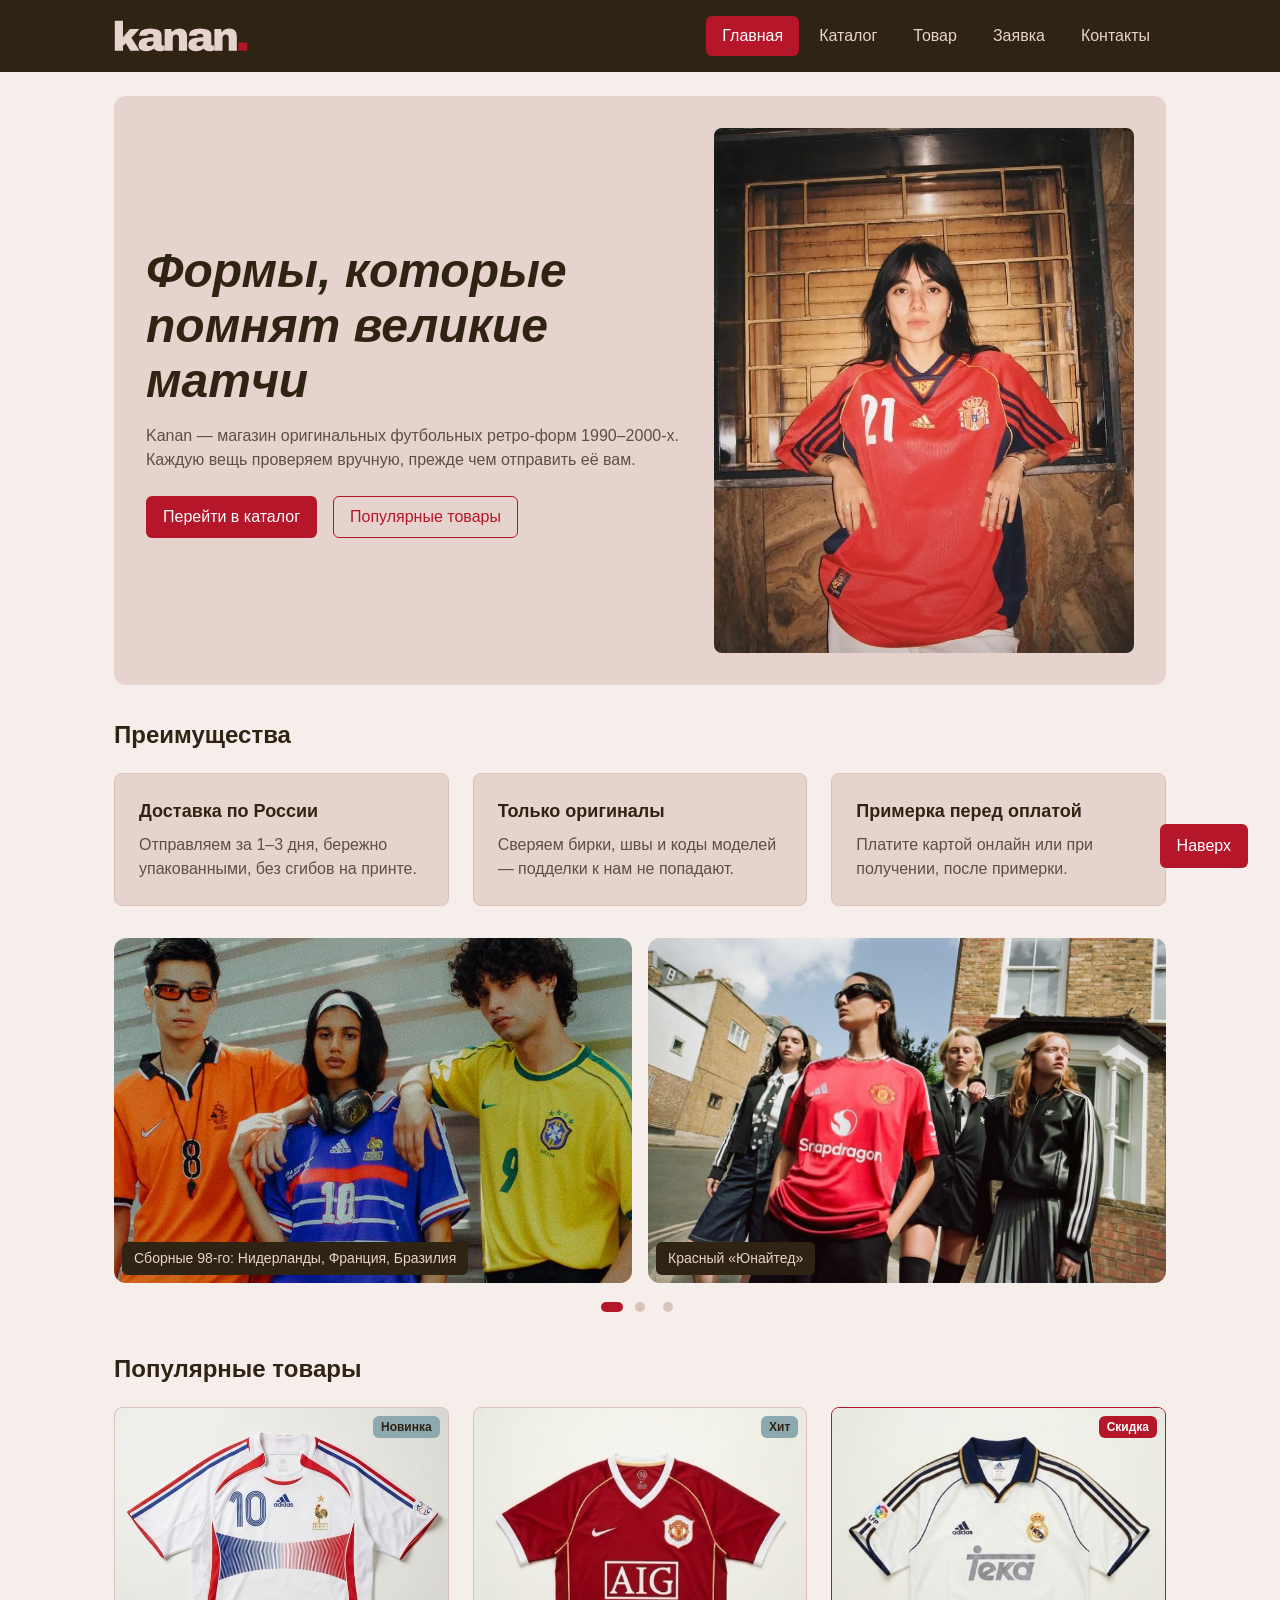
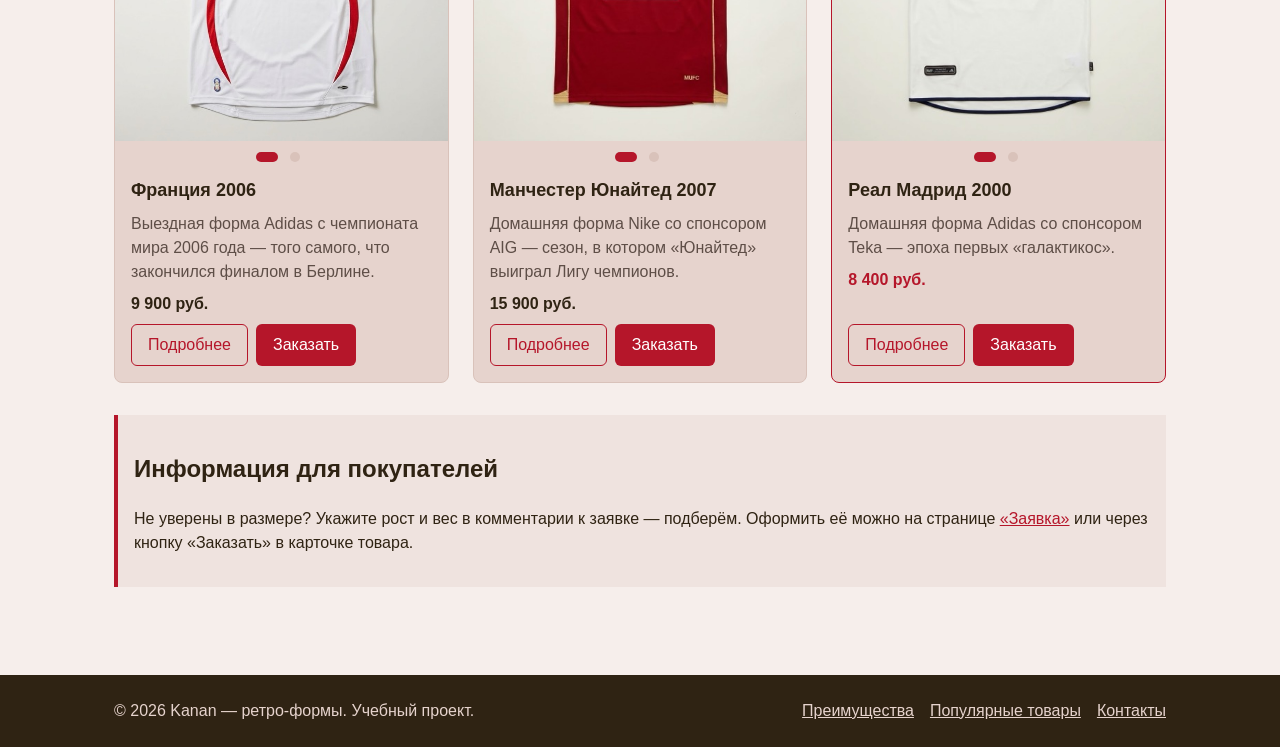
<file: index.html>
<!DOCTYPE html>
<html lang="ru">

<head>
  <meta charset="UTF-8">
  <meta name="viewport" content="width=device-width, initial-scale=1.0">
  <title>Главная — Kanan</title>
  <meta name="description" content="Kanan — магазин оригинальных футбольных ретро-форм 1990–2000-х.">
  <link rel="stylesheet" href="css/style.css">
  <link rel="stylesheet" href="css/responsive.css">
  <script src="js/main.js" defer></script>
</head>

<body>
  <a class="skip-link" href="#main">Перейти к основному содержимому</a>

  <header class="site-header" id="top">
    <div class="site-header__inner">
      <a class="site-header__logo" href="index.html">
        <img src="images/logo-light.svg" alt="Kanan — на главную" width="134" height="32">
      </a>

      <button class="nav-toggle" type="button" aria-expanded="false" aria-controls="site-nav-list"
        aria-label="Открыть меню">
        <span class="nav-toggle__line" aria-hidden="true"></span>
        <span class="nav-toggle__line" aria-hidden="true"></span>
        <span class="nav-toggle__line" aria-hidden="true"></span>
      </button>

      <nav class="site-nav" aria-label="Основная навигация">
        <ul class="site-nav__list" id="site-nav-list">
          <li class="site-nav__item">
            <a class="site-nav__link site-nav__link--active" href="index.html" aria-current="page">Главная</a>
          </li>
          <li class="site-nav__item">
            <a class="site-nav__link" href="catalog.html">Каталог</a>
          </li>
          <li class="site-nav__item">
            <a class="site-nav__link" href="product.html">Товар</a>
          </li>
          <li class="site-nav__item">
            <a class="site-nav__link" href="order.html">Заявка</a>
          </li>
          <li class="site-nav__item">
            <a class="site-nav__link" href="contacts.html">Контакты</a>
          </li>
        </ul>
      </nav>
    </div>
  </header>

  <main id="main">
    <section class="hero">
      <div class="hero__content">
        <h1 class="hero__title"><i>Формы, которые помнят великие матчи</i></h1>
        <p class="hero__text">
          Kanan — магазин оригинальных футбольных ретро-форм 1990–2000-х. Каждую вещь проверяем вручную, прежде чем отправить её вам.
        </p>
        <div class="hero__actions">
          <a class="button button--primary" href="catalog.html">Перейти в каталог</a>
          <a class="button button--secondary" href="#popular">Популярные товары</a>
        </div>
      </div>
      <picture>
        <source media="(min-width: 900px)" type="image/webp" srcset="images/hero/hero-1-desktop.webp" width="736" height="981">
        <source media="(min-width: 900px)" srcset="images/hero/hero-1-desktop.jpg" width="736" height="981">
        <source media="(min-width: 640px)" type="image/webp" srcset="images/hero/hero-1-tablet.webp" width="736" height="552">
        <source media="(min-width: 640px)" srcset="images/hero/hero-1-tablet.jpg" width="736" height="552">
        <source type="image/webp" srcset="images/hero/hero-1-mobile.webp" width="640" height="640">
        <img
          class="hero__image"
          src="images/hero/hero-1-mobile.jpg"
          alt="Девушка в красной футболке сборной Испании с номером 21"
          width="640"
          height="640"
        >
      </picture>
    </section>

    <section class="section" id="advantages">
      <h2 class="section__title">Преимущества</h2>

      <ul class="advantages">
        <li class="advantages__item">
          <h3 class="advantages__title">Доставка по России</h3>
          <p class="advantages__text">Отправляем за 1–3 дня, бережно упакованными, без сгибов на принте.</p>
        </li>
        <li class="advantages__item">
          <h3 class="advantages__title">Только оригиналы</h3>
          <p class="advantages__text">Сверяем бирки, швы и коды моделей — подделки к нам не попадают.</p>
        </li>
        <li class="advantages__item">
          <h3 class="advantages__title">Примерка перед оплатой</h3>
          <p class="advantages__text">Платите картой онлайн или при получении, после примерки.</p>
        </li>
      </ul>
    </section>

    <section class="section lookbook" id="lookbook" aria-labelledby="lookbook-title" aria-roledescription="карусель">

      <ul class="lookbook__track" tabindex="0" aria-label="Лукбук: листайте горизонтально">
        <li class="lookbook__slide">
          <figure class="lookbook__figure">
            <img class="lookbook__image" src="images/slider/slide-1.jpg" width="750" height="424"
              alt="Трое друзей в ретро-формах сборных Нидерландов, Франции и Бразилии" loading="lazy">
            <figcaption class="lookbook__caption">Сборные 98-го: Нидерланды, Франция, Бразилия</figcaption>
          </figure>
        </li>
        <li class="lookbook__slide">
          <figure class="lookbook__figure">
            <img class="lookbook__image" src="images/slider/slide-2.jpg" width="1080" height="716"
              alt="Девушка в красной форме «Манчестер Юнайтед» среди друзей в чёрном" loading="lazy">
            <figcaption class="lookbook__caption">Красный «Юнайтед»</figcaption>
          </figure>
        </li>
        <li class="lookbook__slide">
          <figure class="lookbook__figure">
            <img class="lookbook__image" src="images/slider/slide-3.jpg" width="1152" height="768"
              alt="Люди в синих и белых формах «Реала» в светлом зале с паркетом" loading="lazy">
            <figcaption class="lookbook__caption">«Реал» в стиле old money</figcaption>
          </figure>
        </li>
        <li class="lookbook__slide">
          <figure class="lookbook__figure">
            <img class="lookbook__image" src="images/slider/slide-4.jpg" width="768" height="507"
              alt="Четверо парней в винтажных футбольных футболках на улице" loading="lazy">
            <figcaption class="lookbook__caption">Ретро-формы на каждый день</figcaption>
          </figure>
        </li>
      </ul>

      <div class="lookbook__dots"></div>
    </section>

    <section class="section" id="popular">
      <h2 class="section__title">Популярные товары</h2>

      <div class="products-grid">
        <article class="product-card">
          <span class="product-card__badge">Новинка</span>
          <div class="card-slider">
            <ul class="card-slider__track" tabindex="0" aria-label="Фото товара: листайте горизонтально">
              <li class="card-slider__slide">
                <img
                  class="product-card__image"
                  src="images/france-2006/france-2006-640.jpg"
                  srcset="images/france-2006/france-2006-640.jpg 480w,
                          images/france-2006/france-2006-640.jpg 640w,
                          images/france-2006/france-2006-960.jpg 960w"
                  sizes="(max-width: 639px) 100vw,
                         (max-width: 1023px) 50vw,
                         33vw"
                  alt="Футболка сборной Франции 2006 года, вид спереди"
                  width="640"
                  height="640"
                  loading="lazy"
                >
              </li>
              <li class="card-slider__slide">
                <img
                  class="product-card__image"
                  src="images/france-2006/france-2006-back-640.jpg"
                  srcset="images/france-2006/france-2006-back-480.jpg 480w,
                          images/france-2006/france-2006-back-640.jpg 640w,
                          images/france-2006/france-2006-back-960.jpg 960w"
                  sizes="(max-width: 639px) 100vw,
                         (max-width: 1023px) 50vw,
                         33vw"
                  alt="Футболка сборной Франции 2006 года, вид сзади"
                  width="640"
                  height="640"
                  loading="lazy"
                >
              </li>
            </ul>
            <div class="card-slider__dots"></div>
          </div>
          <h3 class="product-card__title">Франция 2006</h3>
          <p class="product-card__description">Выездная форма Adidas с чемпионата мира 2006 года — того самого, что закончился финалом в Берлине.</p>
          <p class="product-card__price">9 900 руб.</p>
          <div class="product-card__actions">
            <a class="button button--secondary" href="product.html">Подробнее</a>
            <button class="button button--primary product-card__button" type="button" data-product="Франция 2006">
              Заказать
            </button>
          </div>
        </article>

        <article class="product-card">
          <span class="product-card__badge">Хит</span>
          <div class="card-slider">
            <ul class="card-slider__track" tabindex="0" aria-label="Фото товара: листайте горизонтально">
              <li class="card-slider__slide">
                <img
                  class="product-card__image"
                  src="images/manunt/manunt-2007-640.jpg"
                  srcset="images/manunt/manunt-2007-480.jpg 480w,
                          images/manunt/manunt-2007-640.jpg 640w,
                          images/manunt/manunt-2007-960.jpg 960w"
                  sizes="(max-width: 639px) 100vw,
                         (max-width: 1023px) 50vw,
                         33vw"
                  alt="Футболка Манчестер Юнайтед 2007, вид спереди"
                  width="640"
                  height="640"
                  loading="lazy"
                >
              </li>
              <li class="card-slider__slide">
                <img
                  class="product-card__image"
                  src="images/manunt/manunt-2007-back-640.jpg"
                  srcset="images/manunt/manunt-2007-back-480.jpg 480w,
                          images/manunt/manunt-2007-back-640.jpg 640w,
                          images/manunt/manunt-2007-back-960.jpg 960w"
                  sizes="(max-width: 639px) 100vw,
                         (max-width: 1023px) 50vw,
                         33vw"
                  alt="Футболка Манчестер Юнайтед 2007, вид сзади"
                  width="640"
                  height="640"
                  loading="lazy"
                >
              </li>
            </ul>
            <div class="card-slider__dots"></div>
          </div>
          <h3 class="product-card__title">Манчестер Юнайтед 2007</h3>
          <p class="product-card__description">Домашняя форма Nike со спонсором AIG — сезон, в котором «Юнайтед» выиграл Лигу чемпионов.</p>
          <p class="product-card__price">15 900 руб.</p>
          <div class="product-card__actions">
            <a class="button button--secondary" href="product.html">Подробнее</a>
            <button class="button button--primary product-card__button" type="button" data-product="Манчестер Юнайтед 2007">
              Заказать
            </button>
          </div>
        </article>

        <article class="product-card product-card--discount">
          <span class="product-card__badge">Скидка</span>
          <div class="card-slider">
            <ul class="card-slider__track" tabindex="0" aria-label="Фото товара: листайте горизонтально">
              <li class="card-slider__slide">
                <img
                  class="product-card__image"
                  src="images/real-2000/real-2000-640.jpg"
                  srcset="images/real-2000/real-2000-480.jpg 480w,
                          images/real-2000/real-2000-640.jpg 640w,
                          images/real-2000/real-2000-960.jpg 960w"
                  sizes="(max-width: 639px) 100vw,
                         (max-width: 1023px) 50vw,
                         33vw"
                  alt="Футболка Реал Мадрид 2000, вид спереди"
                  width="640"
                  height="640"
                  loading="lazy"
                >
              </li>
              <li class="card-slider__slide">
                <img
                  class="product-card__image"
                  src="images/real-2000/real-2000-back-640.jpg"
                  srcset="images/real-2000/real-2000-back-480.jpg 480w,
                          images/real-2000/real-2000-back-640.jpg 640w,
                          images/real-2000/real-2000-back-960.jpg 960w"
                  sizes="(max-width: 639px) 100vw,
                         (max-width: 1023px) 50vw,
                         33vw"
                  alt="Футболка Реал Мадрид 2000, вид сзади"
                  width="640"
                  height="640"
                  loading="lazy"
                >
              </li>
            </ul>
            <div class="card-slider__dots"></div>
          </div>
          <h3 class="product-card__title">Реал Мадрид 2000</h3>
          <p class="product-card__description">Домашняя форма Adidas со спонсором Teka — эпоха первых «галактикос».</p>
          <p class="product-card__price">8 400 руб.</p>
          <div class="product-card__actions">
            <a class="button button--secondary" href="product.html">Подробнее</a>
            <button class="button button--primary product-card__button" type="button" data-product="Реал Мадрид 2000">
              Заказать
            </button>
          </div>
        </article>
      </div>
    </section>

    <aside class="aside-info">
      <h2>Информация для покупателей</h2>
      <p>
        Не уверены в размере? Укажите рост и вес в комментарии к заявке — подберём. Оформить её можно на странице <a href="order.html">«Заявка»</a>
        или через кнопку «Заказать» в карточке товара.
      </p>
    </aside>
  </main>

  <footer class="site-footer" id="contacts">
    <div class="site-footer__inner">
      <p class="site-footer__text">&copy; 2026 Kanan — ретро-формы. Учебный проект.</p>
      <nav class="site-footer__links" aria-label="Ссылки в подвале">
        <a href="index.html#advantages">Преимущества</a>
        <a href="index.html#popular">Популярные товары</a>
        <a href="contacts.html">Контакты</a>
      </nav>
    </div>
  </footer>

  <a class="button button--primary back-to-top" href="#top">Наверх</a>

  <dialog class="order-dialog" id="order-dialog" aria-labelledby="order-dialog-title">
    <h2 class="order-dialog__title" id="order-dialog-title">Быстрая заявка</h2>

    <form class="order-form" action="#" method="post">
      <input type="hidden" id="dialog-product" name="product">

      <div class="order-form__field">
        <label class="order-form__label" for="dialog-name">Имя *</label>
        <input class="order-form__input" id="dialog-name" name="name" type="text" required>
      </div>

      <div class="order-form__field">
        <label class="order-form__label" for="dialog-email">E-mail *</label>
        <input class="order-form__input" id="dialog-email" name="email" type="email" required>
      </div>

      <div class="order-form__actions">
        <button class="button button--primary" type="submit">Отправить заявку</button>
        <button class="button button--secondary" type="button" id="close-order-dialog">Закрыть</button>
      </div>
    </form>
  </dialog>
</body>

</html>
</file>
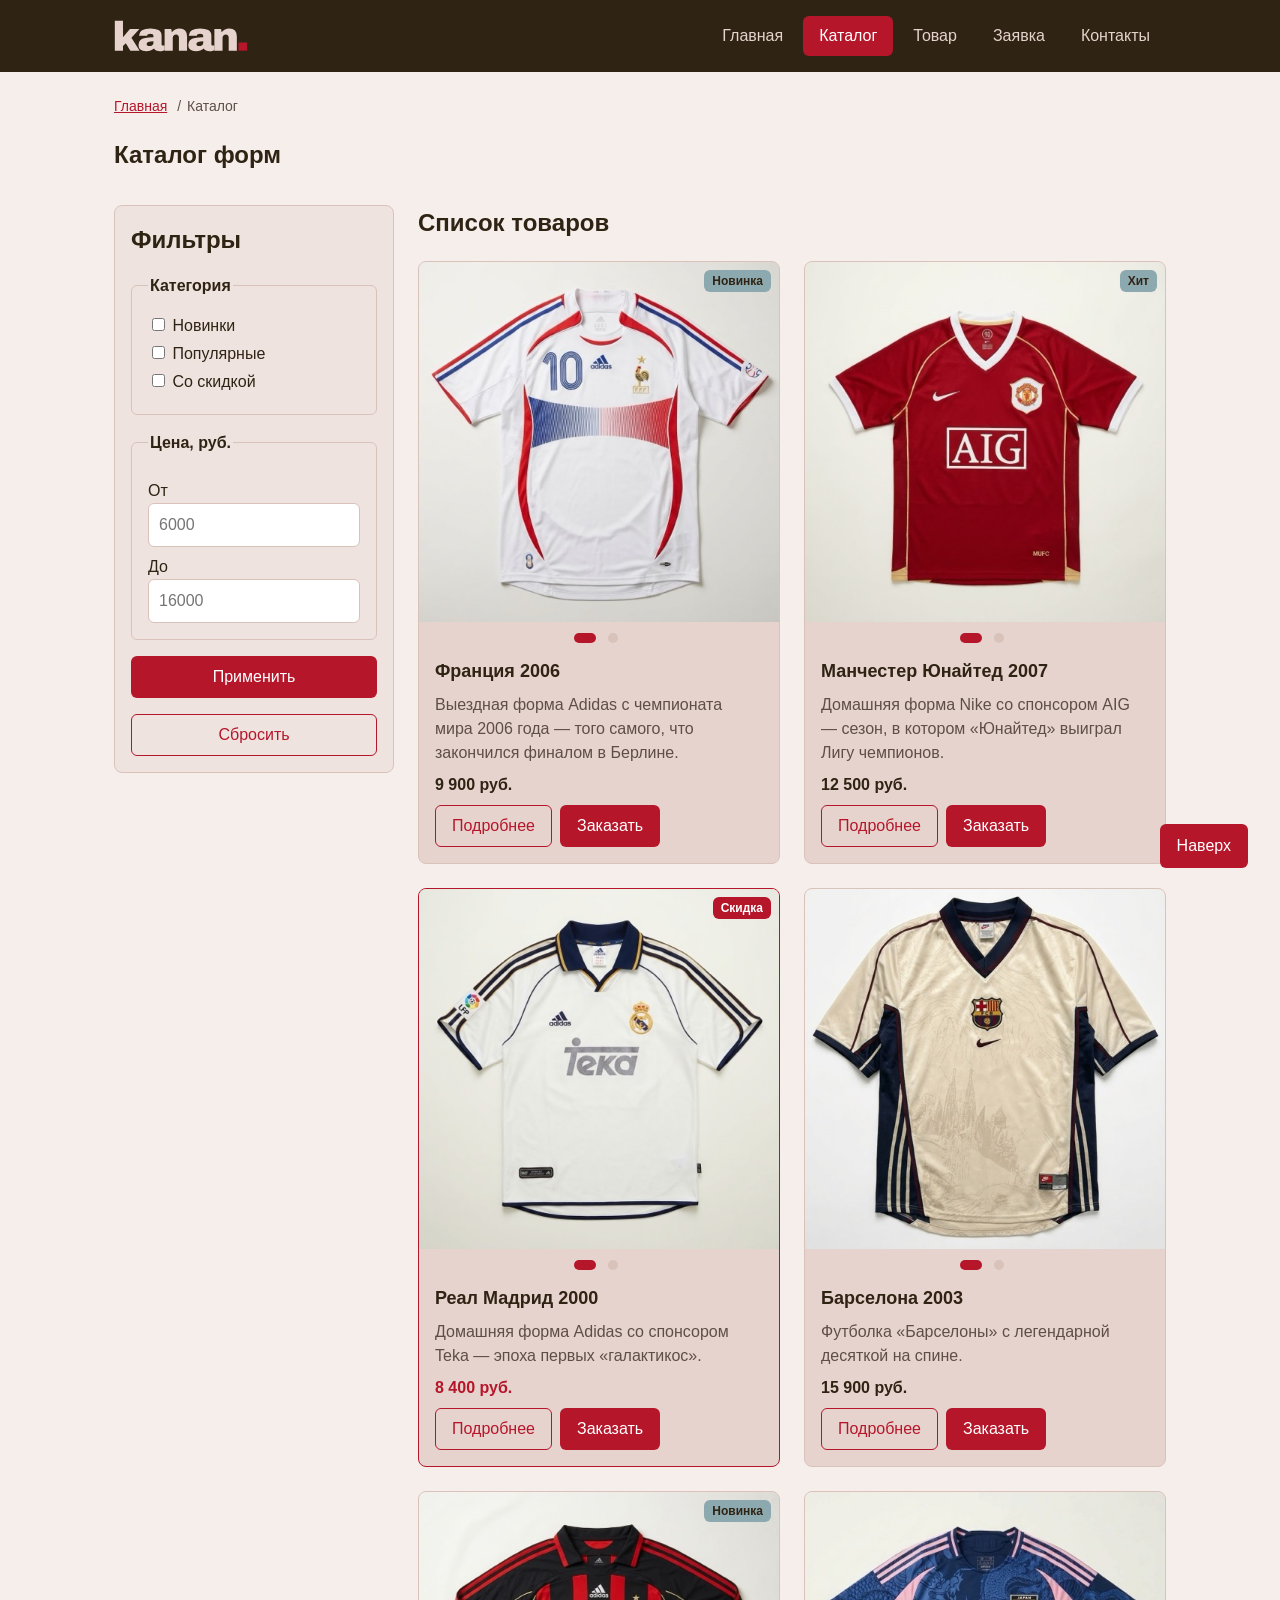
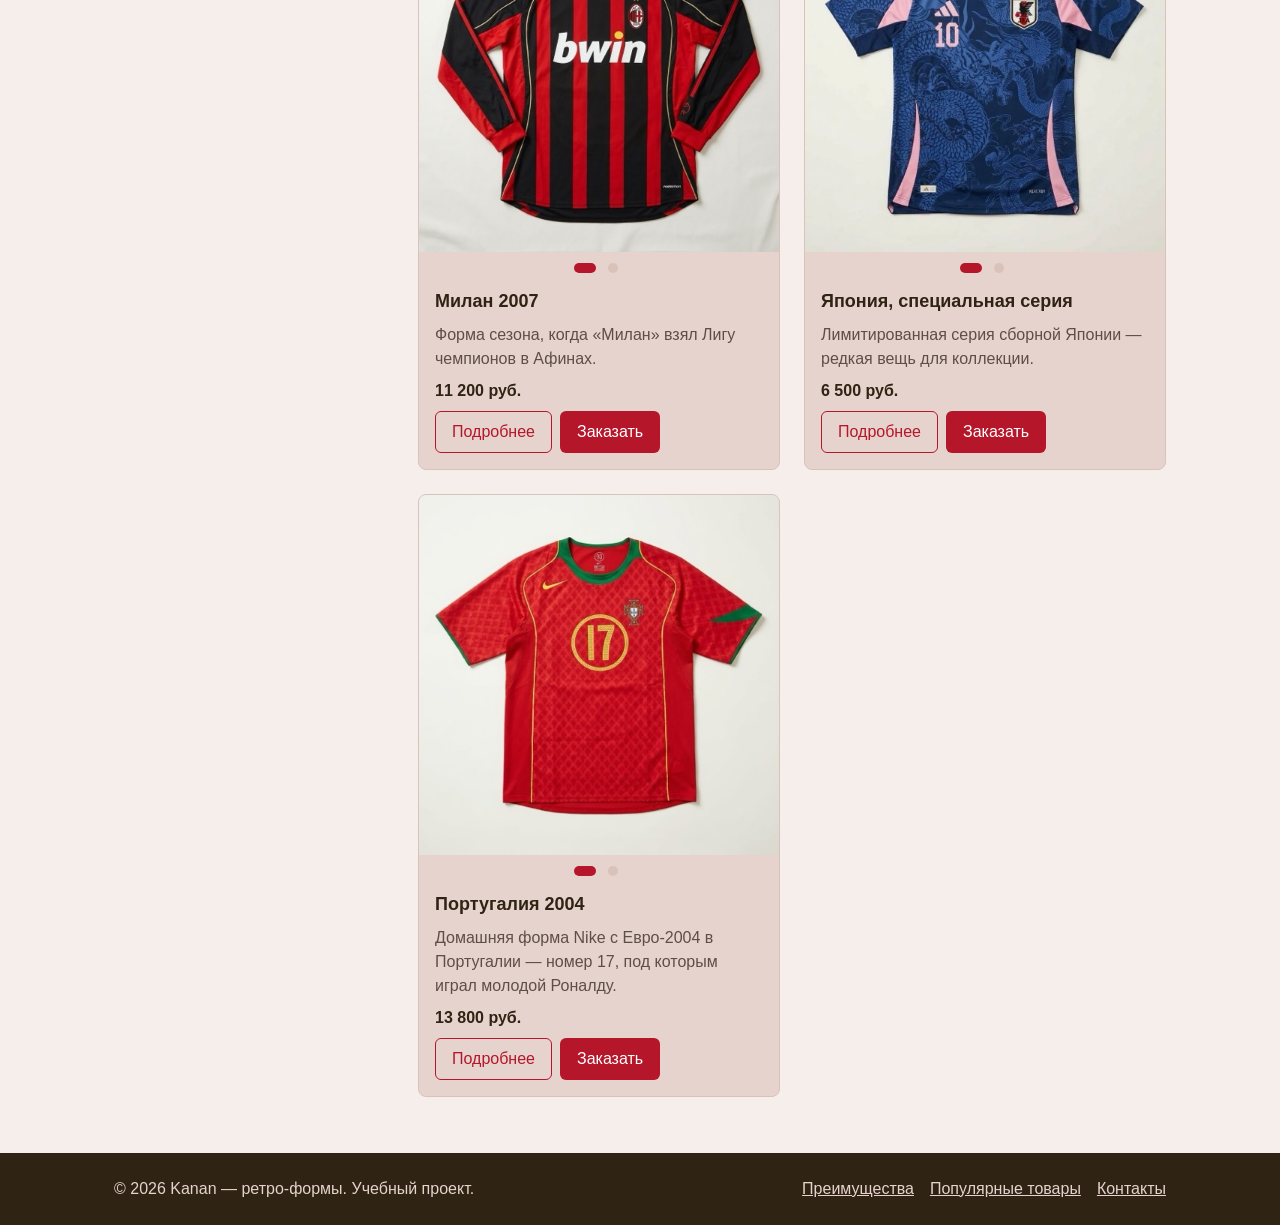
<file: catalog.html>
<!DOCTYPE html>
<html lang="ru">

<head>
  <meta charset="UTF-8">
  <meta name="viewport" content="width=device-width, initial-scale=1.0">
  <title>Каталог — Kanan</title>
  <meta name="description" content="Каталог футбольных ретро-форм Kanan: клубы и сборные 1990–2000-х.">
  <link rel="stylesheet" href="css/style.css">
  <link rel="stylesheet" href="css/responsive.css">
  <script src="js/main.js" defer></script>
</head>

<body>
  <a class="skip-link" href="#main">Перейти к основному содержимому</a>

  <header class="site-header" id="top">
    <div class="site-header__inner">
      <a class="site-header__logo" href="index.html">
        <img src="images/logo-light.svg" alt="Kanan — на главную" width="134" height="32">
      </a>

      <button class="nav-toggle" type="button" aria-expanded="false" aria-controls="site-nav-list"
        aria-label="Открыть меню">
        <span class="nav-toggle__line" aria-hidden="true"></span>
        <span class="nav-toggle__line" aria-hidden="true"></span>
        <span class="nav-toggle__line" aria-hidden="true"></span>
      </button>

      <nav class="site-nav" aria-label="Основная навигация">
        <ul class="site-nav__list" id="site-nav-list">
          <li class="site-nav__item">
            <a class="site-nav__link" href="index.html">Главная</a>
          </li>
          <li class="site-nav__item">
            <a class="site-nav__link site-nav__link--active" href="catalog.html" aria-current="page">Каталог</a>
          </li>
          <li class="site-nav__item">
            <a class="site-nav__link" href="product.html">Товар</a>
          </li>
          <li class="site-nav__item">
            <a class="site-nav__link" href="order.html">Заявка</a>
          </li>
          <li class="site-nav__item">
            <a class="site-nav__link" href="contacts.html">Контакты</a>
          </li>
        </ul>
      </nav>
    </div>
  </header>

  <main id="main">
    <nav class="breadcrumbs" aria-label="Хлебные крошки">
      <a class="breadcrumbs__link" href="index.html">Главная</a>
      <span class="breadcrumbs__current" aria-current="page">Каталог</span>
    </nav>

    <section class="section">
      <h1>Каталог форм</h1>
    </section>

    <div class="catalog-layout">
      <aside class="catalog-filters">
        <div class="catalog-filters__header">
          <h2 class="catalog-filters__title">Фильтры</h2>
          <button class="button button--secondary catalog-filters__toggle" type="button" aria-expanded="false"
            aria-controls="filters-form">
            Показать фильтры
          </button>
        </div>

        <form class="filters-form" id="filters-form" action="#" method="get">
          <fieldset class="filters-form__group">
            <legend class="filters-form__legend">Категория</legend>
            <label class="filters-form__option">
              <input type="checkbox" name="category" value="new"> Новинки
            </label>
            <label class="filters-form__option">
              <input type="checkbox" name="category" value="popular"> Популярные
            </label>
            <label class="filters-form__option">
              <input type="checkbox" name="category" value="sale"> Со скидкой
            </label>
          </fieldset>

          <fieldset class="filters-form__group">
            <legend class="filters-form__legend">Цена, руб.</legend>
            <label class="filters-form__label" for="price-from">От</label>
            <input class="filters-form__input" id="price-from" name="price-from" type="number" min="0" placeholder="6000">
            <label class="filters-form__label" for="price-to">До</label>
            <input class="filters-form__input" id="price-to" name="price-to" type="number" min="0" placeholder="16000">
          </fieldset>

          <button class="button button--primary" type="submit">Применить</button>
          <button class="button button--secondary" type="reset">Сбросить</button>
        </form>
      </aside>

      <section class="catalog-products">
        <h2 class="section__title">Список товаров</h2>

        <div class="products-grid">
          <article class="product-card">
            <span class="product-card__badge">Новинка</span>
            <div class="card-slider">
              <ul class="card-slider__track" tabindex="0" aria-label="Фото товара: листайте горизонтально">
                <li class="card-slider__slide">
                  <img
                    class="product-card__image"
                    src="images/france-2006/france-2006-640.jpg"
                    srcset="images/france-2006/france-2006-480.jpg 480w,
                            images/france-2006/france-2006-640.jpg 640w,
                            images/france-2006/france-2006-960.jpg 960w"
                    sizes="(max-width: 639px) 100vw,
                           (max-width: 1023px) 50vw,
                           33vw"
                    alt="Футболка сборной Франции 2006 года, вид спереди"
                    width="640"
                    height="640"
                    loading="lazy"
                  >
                </li>
                <li class="card-slider__slide">
                  <img
                    class="product-card__image"
                    src="images/france-2006/france-2006-back-640.jpg"
                    srcset="images/france-2006/france-2006-back-480.jpg 480w,
                            images/france-2006/france-2006-back-640.jpg 640w,
                            images/france-2006/france-2006-back-960.jpg 960w"
                    sizes="(max-width: 639px) 100vw,
                           (max-width: 1023px) 50vw,
                           33vw"
                    alt="Футболка сборной Франции 2006 года, вид сзади"
                    width="640"
                    height="640"
                    loading="lazy"
                  >
                </li>
              </ul>
              <div class="card-slider__dots"></div>
            </div>
            <h3 class="product-card__title">Франция 2006</h3>
            <p class="product-card__description">Выездная форма Adidas с чемпионата мира 2006 года — того самого, что закончился финалом в Берлине.</p>
            <p class="product-card__price">9 900 руб.</p>
            <div class="product-card__actions">
              <a class="button button--secondary" href="product.html">Подробнее</a>
              <button class="button button--primary product-card__button" type="button" data-product="Франция 2006">
                Заказать
              </button>
            </div>
          </article>

          <article class="product-card">
            <span class="product-card__badge">Хит</span>
            <div class="card-slider">
              <ul class="card-slider__track" tabindex="0" aria-label="Фото товара: листайте горизонтально">
                <li class="card-slider__slide">
                  <img
                    class="product-card__image"
                    src="images/manunt/manunt-2007-640.jpg"
                    srcset="images/manunt/manunt-2007-480.jpg 480w,
                            images/manunt/manunt-2007-640.jpg 640w,
                            images/manunt/manunt-2007-960.jpg 960w"
                    sizes="(max-width: 639px) 100vw,
                           (max-width: 1023px) 50vw,
                           33vw"
                    alt="Футболка Манчестер Юнайтед 2007, вид спереди"
                    width="640"
                    height="640"
                    loading="lazy"
                  >
                </li>
                <li class="card-slider__slide">
                  <img
                    class="product-card__image"
                    src="images/manunt/manunt-2007-back-640.jpg"
                    srcset="images/manunt/manunt-2007-back-480.jpg 480w,
                            images/manunt/manunt-2007-back-640.jpg 640w,
                            images/manunt/manunt-2007-back-960.jpg 960w"
                    sizes="(max-width: 639px) 100vw,
                           (max-width: 1023px) 50vw,
                           33vw"
                    alt="Футболка Манчестер Юнайтед 2007, вид сзади"
                    width="640"
                    height="640"
                    loading="lazy"
                  >
                </li>
              </ul>
              <div class="card-slider__dots"></div>
            </div>
            <h3 class="product-card__title">Манчестер Юнайтед 2007</h3>
            <p class="product-card__description">Домашняя форма Nike со спонсором AIG — сезон, в котором «Юнайтед» выиграл Лигу чемпионов.</p>
            <p class="product-card__price">12 500 руб.</p>
            <div class="product-card__actions">
              <a class="button button--secondary" href="product.html">Подробнее</a>
              <button class="button button--primary product-card__button" type="button" data-product="Манчестер Юнайтед 2007">
                Заказать
              </button>
            </div>
          </article>

          <article class="product-card product-card--discount">
            <span class="product-card__badge">Скидка</span>
            <div class="card-slider">
              <ul class="card-slider__track" tabindex="0" aria-label="Фото товара: листайте горизонтально">
                <li class="card-slider__slide">
                  <img
                    class="product-card__image"
                    src="images/real-2000/real-2000-640.jpg"
                    srcset="images/real-2000/real-2000-480.jpg 480w,
                            images/real-2000/real-2000-640.jpg 640w,
                            images/real-2000/real-2000-960.jpg 960w"
                    sizes="(max-width: 639px) 100vw,
                           (max-width: 1023px) 50vw,
                           33vw"
                    alt="Футболка Реал Мадрид 2000, вид спереди"
                    width="640"
                    height="640"
                    loading="lazy"
                  >
                </li>
                <li class="card-slider__slide">
                  <img
                    class="product-card__image"
                    src="images/real-2000/real-2000-back-640.jpg"
                    srcset="images/real-2000/real-2000-back-480.jpg 480w,
                            images/real-2000/real-2000-back-640.jpg 640w,
                            images/real-2000/real-2000-back-960.jpg 960w"
                    sizes="(max-width: 639px) 100vw,
                           (max-width: 1023px) 50vw,
                           33vw"
                    alt="Футболка Реал Мадрид 2000, вид сзади"
                    width="640"
                    height="640"
                    loading="lazy"
                  >
                </li>
              </ul>
              <div class="card-slider__dots"></div>
            </div>
            <h3 class="product-card__title">Реал Мадрид 2000</h3>
            <p class="product-card__description">Домашняя форма Adidas со спонсором Teka — эпоха первых «галактикос».</p>
            <p class="product-card__price">8 400 руб.</p>
            <div class="product-card__actions">
              <a class="button button--secondary" href="product.html">Подробнее</a>
              <button class="button button--primary product-card__button" type="button" data-product="Реал Мадрид 2000">
                Заказать
              </button>
            </div>
          </article>

          <article class="product-card">
            <div class="card-slider">
              <ul class="card-slider__track" tabindex="0" aria-label="Фото товара: листайте горизонтально">
                <li class="card-slider__slide">
                  <img
                    class="product-card__image"
                    src="images/barca-10/barca-10-640.jpg"
                    srcset="images/barca-10/barca-10-480.jpg 480w,
                            images/barca-10/barca-10-640.jpg 640w,
                            images/barca-10/barca-10-896.jpg 896w"
                    sizes="(max-width: 639px) 100vw,
                           (max-width: 1023px) 50vw,
                           33vw"
                    alt="Футболка «Барселоны» с номером 10, вид спереди"
                    width="640"
                    height="857"
                    loading="lazy"
                  >
                </li>
                <li class="card-slider__slide">
                  <img
                    class="product-card__image"
                    src="images/barca-10/barca-10-back-640.jpg"
                    srcset="images/barca-10/barca-10-back-480.jpg 480w,
                            images/barca-10/barca-10-back-640.jpg 640w,
                            images/barca-10/barca-10-back-896.jpg 896w"
                    sizes="(max-width: 639px) 100vw,
                           (max-width: 1023px) 50vw,
                           33vw"
                    alt="Футболка «Барселоны» с номером 10, вид сзади"
                    width="640"
                    height="857"
                    loading="lazy"
                  >
                </li>
              </ul>
              <div class="card-slider__dots"></div>
            </div>
            <h3 class="product-card__title">Барселона 2003</h3>
            <p class="product-card__description">Футболка «Барселоны» с легендарной десяткой на спине.</p>
            <p class="product-card__price">15 900 руб.</p>
            <div class="product-card__actions">
              <a class="button button--secondary" href="product.html">Подробнее</a>
              <button class="button button--primary product-card__button" type="button" data-product="Барселона, номер 10">
                Заказать
              </button>
            </div>
          </article>

          <article class="product-card">
            <span class="product-card__badge">Новинка</span>
            <div class="card-slider">
              <ul class="card-slider__track" tabindex="0" aria-label="Фото товара: листайте горизонтально">
                <li class="card-slider__slide">
                  <img
                    class="product-card__image"
                    src="images/milan/milan-2007-640.jpg"
                    srcset="images/milan/milan-2007-480.jpg 480w,
                            images/milan/milan-2007-640.jpg 640w,
                            images/milan/milan-2007-960.jpg 960w"
                    sizes="(max-width: 639px) 100vw,
                           (max-width: 1023px) 50vw,
                           33vw"
                    alt="Футболка «Милана» 2007 года, вид спереди"
                    width="640"
                    height="640"
                    loading="lazy"
                  >
                </li>
                <li class="card-slider__slide">
                  <img
                    class="product-card__image"
                    src="images/milan/milan-2007-back-640.jpg"
                    srcset="images/milan/milan-2007-back-480.jpg 480w,
                            images/milan/milan-2007-back-640.jpg 640w,
                            images/milan/milan-2007-back-960.jpg 960w"
                    sizes="(max-width: 639px) 100vw,
                           (max-width: 1023px) 50vw,
                           33vw"
                    alt="Футболка «Милана» 2007 года, вид сзади"
                    width="640"
                    height="640"
                    loading="lazy"
                  >
                </li>
              </ul>
              <div class="card-slider__dots"></div>
            </div>
            <h3 class="product-card__title">Милан 2007</h3>
            <p class="product-card__description">Форма сезона, когда «Милан» взял Лигу чемпионов в Афинах.</p>
            <p class="product-card__price">11 200 руб.</p>
            <div class="product-card__actions">
              <a class="button button--secondary" href="product.html">Подробнее</a>
              <button class="button button--primary product-card__button" type="button" data-product="Милан 2007">
                Заказать
              </button>
            </div>
          </article>

          <article class="product-card">
            <div class="card-slider">
              <ul class="card-slider__track" tabindex="0" aria-label="Фото товара: листайте горизонтально">
                <li class="card-slider__slide">
                  <img
                    class="product-card__image"
                    src="images/japan/japan-special-640.jpg"
                    srcset="images/japan/japan-special-480.jpg 480w,
                            images/japan/japan-special-640.jpg 640w,
                            images/japan/japan-special-960.jpg 960w"
                    sizes="(max-width: 639px) 100vw,
                           (max-width: 1023px) 50vw,
                           33vw"
                    alt="Футболка сборной Японии, специальная серия, вид спереди"
                    width="640"
                    height="640"
                    loading="lazy"
                  >
                </li>
                <li class="card-slider__slide">
                  <img
                    class="product-card__image"
                    src="images/japan/japan-special-back-640.jpg"
                    srcset="images/japan/japan-special-back-480.jpg 480w,
                            images/japan/japan-special-back-640.jpg 640w,
                            images/japan/japan-special-back-960.jpg 960w"
                    sizes="(max-width: 639px) 100vw,
                           (max-width: 1023px) 50vw,
                           33vw"
                    alt="Футболка сборной Японии, специальная серия, вид сзади"
                    width="640"
                    height="640"
                    loading="lazy"
                  >
                </li>
              </ul>
              <div class="card-slider__dots"></div>
            </div>
            <h3 class="product-card__title">Япония, специальная серия</h3>
            <p class="product-card__description">Лимитированная серия сборной Японии — редкая вещь для коллекции.</p>
            <p class="product-card__price">6 500 руб.</p>
            <div class="product-card__actions">
              <a class="button button--secondary" href="product.html">Подробнее</a>
              <button class="button button--primary product-card__button" type="button" data-product="Япония, специальная серия">
                Заказать
              </button>
            </div>
          </article>

          <article class="product-card">
            <div class="card-slider">
              <ul class="card-slider__track" tabindex="0" aria-label="Фото товара: листайте горизонтально">
                <li class="card-slider__slide">
                  <img
                    class="product-card__image"
                    src="images/portugal/portugal-2004-640.jpg"
                    srcset="images/portugal/portugal-2004-480.jpg 480w,
                            images/portugal/portugal-2004-640.jpg 640w,
                            images/portugal/portugal-2004-960.jpg 960w"
                    sizes="(max-width: 639px) 100vw,
                           (max-width: 1023px) 50vw,
                           33vw"
                    alt="Красная футболка сборной Португалии 2004 года с номером 17 на груди, вид спереди"
                    width="640"
                    height="640"
                    loading="lazy"
                  >
                </li>
                <li class="card-slider__slide">
                  <img
                    class="product-card__image"
                    src="images/portugal/portugal-2004-back-640.jpg"
                    srcset="images/portugal/portugal-2004-back-480.jpg 480w,
                            images/portugal/portugal-2004-back-640.jpg 640w,
                            images/portugal/portugal-2004-back-960.jpg 960w"
                    sizes="(max-width: 639px) 100vw,
                           (max-width: 1023px) 50vw,
                           33vw"
                    alt="Красная футболка сборной Португалии 2004 года с номером 17 на груди, вид сзади"
                    width="640"
                    height="640"
                    loading="lazy"
                  >
                </li>
              </ul>
              <div class="card-slider__dots"></div>
            </div>
            <h3 class="product-card__title">Португалия 2004</h3>
            <p class="product-card__description">Домашняя форма Nike с Евро-2004 в Португалии — номер 17, под которым играл молодой Роналду.</p>
            <p class="product-card__price">13 800 руб.</p>
            <div class="product-card__actions">
              <a class="button button--secondary" href="product.html">Подробнее</a>
              <button class="button button--primary product-card__button" type="button" data-product="Португалия 2004">
                Заказать
              </button>
            </div>
          </article>
        </div>
      </section>
    </div>
  </main>

  <footer class="site-footer" id="contacts">
    <div class="site-footer__inner">
      <p class="site-footer__text">&copy; 2026 Kanan — ретро-формы. Учебный проект.</p>
      <nav class="site-footer__links" aria-label="Ссылки в подвале">
        <a href="index.html#advantages">Преимущества</a>
        <a href="index.html#popular">Популярные товары</a>
        <a href="contacts.html">Контакты</a>
      </nav>
    </div>
  </footer>

  <a class="button button--primary back-to-top" href="#top">Наверх</a>

  <dialog class="order-dialog" id="order-dialog" aria-labelledby="order-dialog-title">
    <h2 class="order-dialog__title" id="order-dialog-title">Быстрая заявка</h2>

    <form class="order-form" action="#" method="post">
      <input type="hidden" id="dialog-product" name="product">

      <div class="order-form__field">
        <label class="order-form__label" for="dialog-name">Имя *</label>
        <input class="order-form__input" id="dialog-name" name="name" type="text" required>
      </div>

      <div class="order-form__field">
        <label class="order-form__label" for="dialog-email">E-mail *</label>
        <input class="order-form__input" id="dialog-email" name="email" type="email" required>
      </div>

      <div class="order-form__actions">
        <button class="button button--primary" type="submit">Отправить заявку</button>
        <button class="button button--secondary" type="button" id="close-order-dialog">Закрыть</button>
      </div>
    </form>
  </dialog>
</body>

</html>
</file>
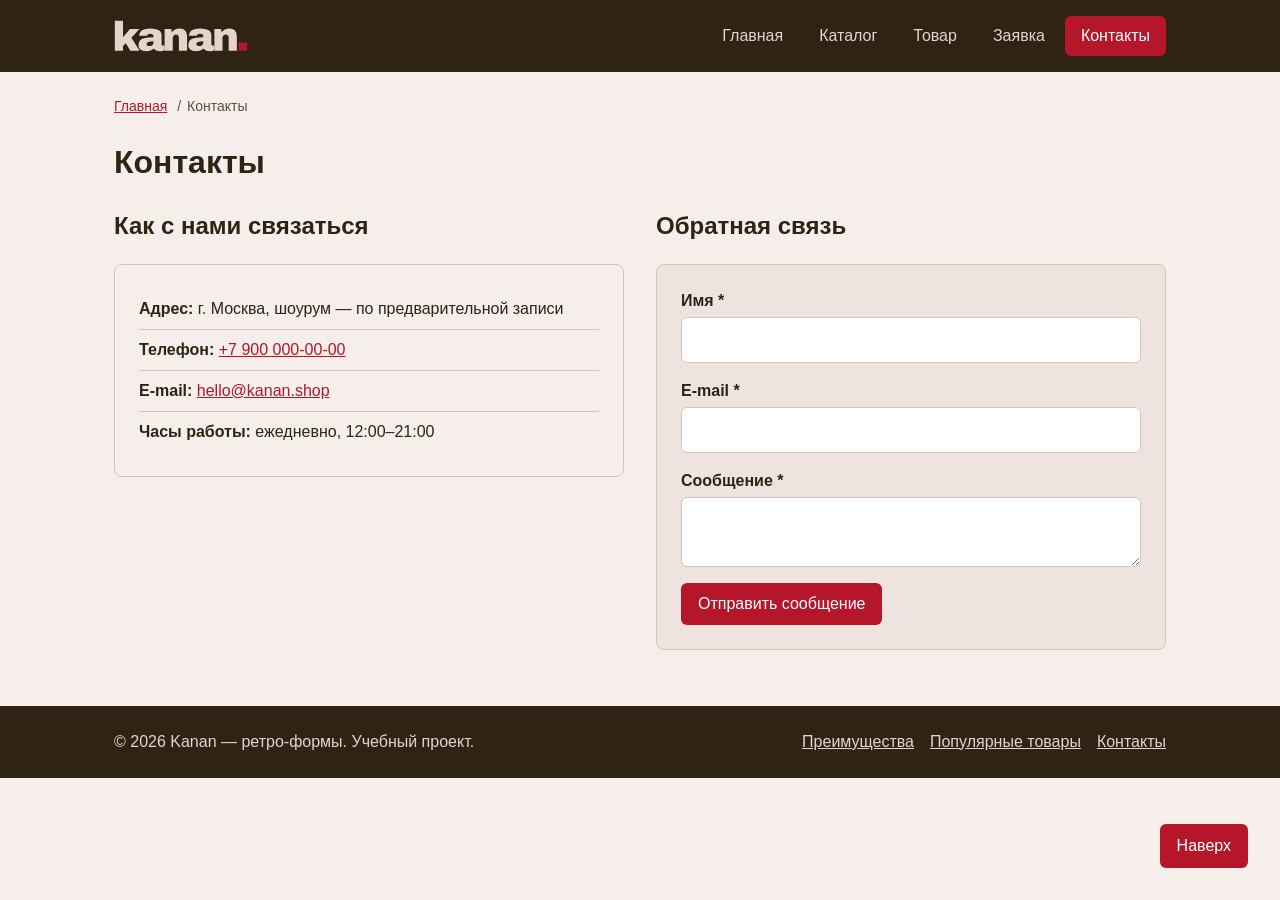
<file: contacts.html>
<!DOCTYPE html>
<html lang="ru">

<head>
  <meta charset="UTF-8">
  <meta name="viewport" content="width=device-width, initial-scale=1.0">
  <title>Контакты — Kanan</title>
  <meta name="description" content="Контакты магазина ретро-форм Kanan и форма обратной связи.">
  <link rel="stylesheet" href="css/style.css">
  <link rel="stylesheet" href="css/responsive.css">
  <script src="js/main.js" defer></script>
</head>

<body>
  <a class="skip-link" href="#main">Перейти к основному содержимому</a>

  <header class="site-header" id="top">
    <div class="site-header__inner">
      <a class="site-header__logo" href="index.html">
        <img src="images/logo-light.svg" alt="Kanan — на главную" width="134" height="32">
      </a>

      <button class="nav-toggle" type="button" aria-expanded="false" aria-controls="site-nav-list"
        aria-label="Открыть меню">
        <span class="nav-toggle__line" aria-hidden="true"></span>
        <span class="nav-toggle__line" aria-hidden="true"></span>
        <span class="nav-toggle__line" aria-hidden="true"></span>
      </button>

      <nav class="site-nav" aria-label="Основная навигация">
        <ul class="site-nav__list" id="site-nav-list">
          <li class="site-nav__item">
            <a class="site-nav__link" href="index.html">Главная</a>
          </li>
          <li class="site-nav__item">
            <a class="site-nav__link" href="catalog.html">Каталог</a>
          </li>
          <li class="site-nav__item">
            <a class="site-nav__link" href="product.html">Товар</a>
          </li>
          <li class="site-nav__item">
            <a class="site-nav__link" href="order.html">Заявка</a>
          </li>
          <li class="site-nav__item">
            <a class="site-nav__link site-nav__link--active" href="contacts.html" aria-current="page">Контакты</a>
          </li>
        </ul>
      </nav>
    </div>
  </header>

  <main id="main">
    <nav class="breadcrumbs" aria-label="Хлебные крошки">
      <a class="breadcrumbs__link" href="index.html">Главная</a>
      <span class="breadcrumbs__current" aria-current="page">Контакты</span>
    </nav>

    <h1>Контакты</h1>

    <div class="contacts">
      <section>
        <h2 class="section__title">Как с нами связаться</h2>
        <ul class="contacts__list">
          <li class="contacts__item"><strong>Адрес:</strong> г. Москва, шоурум — по предварительной записи</li>
          <li class="contacts__item"><strong>Телефон:</strong> <a href="tel:+79000000000">+7 900 000-00-00</a></li>
          <li class="contacts__item"><strong>E-mail:</strong> <a
              href="mailto:hello@kanan.shop">hello@kanan.shop</a></li>
          <li class="contacts__item"><strong>Часы работы:</strong> ежедневно, 12:00–21:00</li>
        </ul>
      </section>

      <section>
        <h2 class="section__title">Обратная связь</h2>

        <form class="order-form" action="#" method="post">
          <div class="order-form__field order-form__field--wide">
            <label class="order-form__label" for="contact-name">Имя *</label>
            <input class="order-form__input" id="contact-name" name="name" type="text" required>
          </div>

          <div class="order-form__field order-form__field--wide">
            <label class="order-form__label" for="contact-email">E-mail *</label>
            <input class="order-form__input" id="contact-email" name="email" type="email" required>
          </div>

          <div class="order-form__field order-form__field--wide">
            <label class="order-form__label" for="contact-message">Сообщение *</label>
            <textarea class="order-form__textarea" id="contact-message" name="message" required></textarea>
          </div>

          <div class="order-form__actions order-form__field--wide">
            <button class="button button--primary" type="submit">Отправить сообщение</button>
          </div>
        </form>
      </section>
    </div>
  </main>

  <footer class="site-footer" id="contacts">
    <div class="site-footer__inner">
      <p class="site-footer__text">&copy; 2026 Kanan — ретро-формы. Учебный проект.</p>
      <nav class="site-footer__links" aria-label="Ссылки в подвале">
        <a href="index.html#advantages">Преимущества</a>
        <a href="index.html#popular">Популярные товары</a>
        <a href="contacts.html">Контакты</a>
      </nav>
    </div>
  </footer>

  <a class="button button--primary back-to-top" href="#top">Наверх</a>
</body>

</html>
</file>
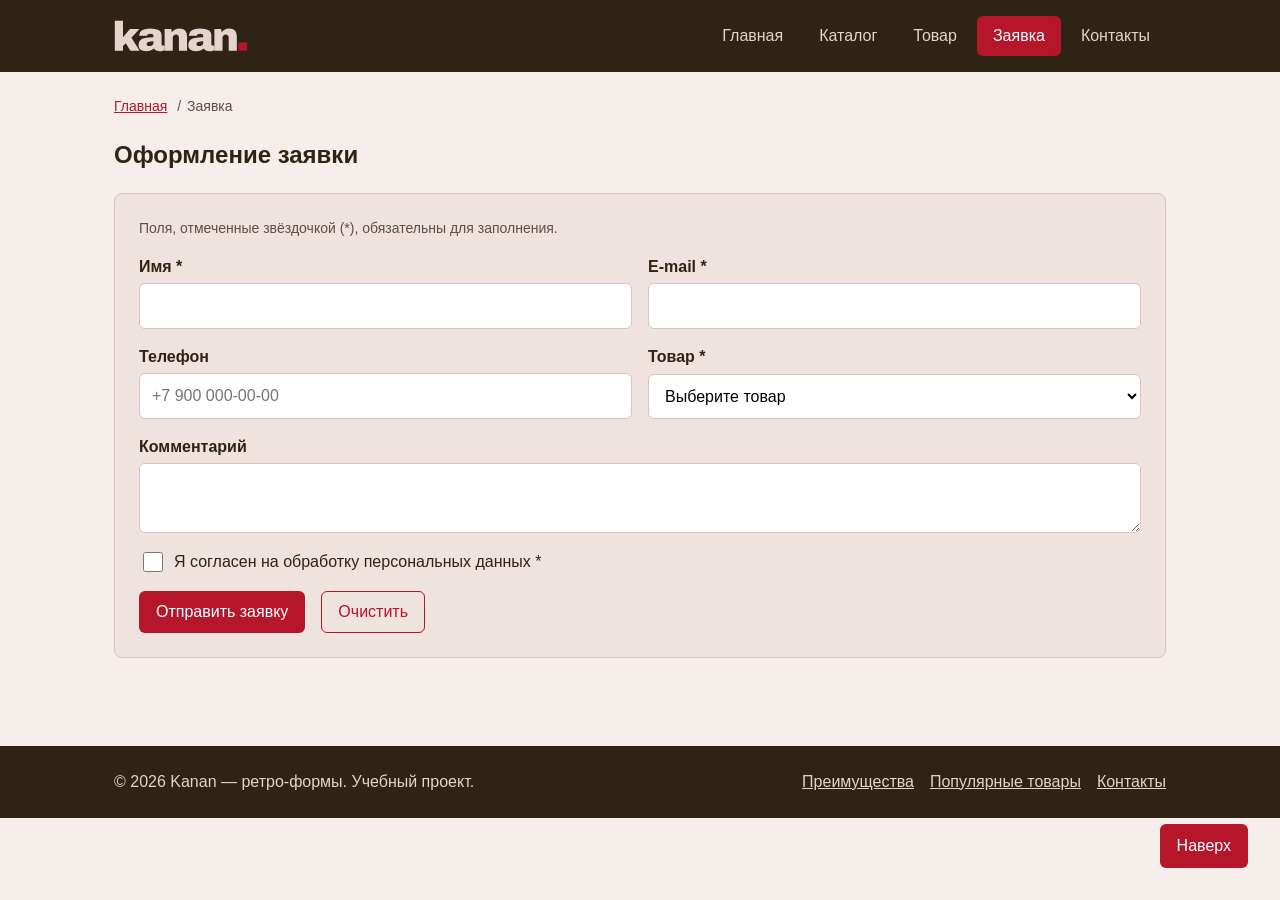
<file: order.html>
<!DOCTYPE html>
<html lang="ru">
<head>
  <meta charset="UTF-8">
  <meta name="viewport" content="width=device-width, initial-scale=1.0">
  <title>Заявка — Kanan</title>
  <meta name="description" content="Оформление заявки на ретро-форму в магазине Kanan.">
  <link rel="stylesheet" href="css/style.css">
  <link rel="stylesheet" href="css/responsive.css">
  <script src="js/main.js" defer></script>
</head>
<body>
  <a class="skip-link" href="#main">Перейти к основному содержимому</a>

  <header class="site-header" id="top">
    <div class="site-header__inner">
      <a class="site-header__logo" href="index.html">
        <img src="images/logo-light.svg" alt="Kanan — на главную" width="134" height="32">
      </a>

      <button class="nav-toggle" type="button" aria-expanded="false" aria-controls="site-nav-list"
        aria-label="Открыть меню">
        <span class="nav-toggle__line" aria-hidden="true"></span>
        <span class="nav-toggle__line" aria-hidden="true"></span>
        <span class="nav-toggle__line" aria-hidden="true"></span>
      </button>

      <nav class="site-nav" aria-label="Основная навигация">
        <ul class="site-nav__list" id="site-nav-list">
          <li class="site-nav__item">
            <a class="site-nav__link" href="index.html">Главная</a>
          </li>
          <li class="site-nav__item">
            <a class="site-nav__link" href="catalog.html">Каталог</a>
          </li>
          <li class="site-nav__item">
            <a class="site-nav__link" href="product.html">Товар</a>
          </li>
          <li class="site-nav__item">
            <a class="site-nav__link site-nav__link--active" href="order.html" aria-current="page">Заявка</a>
          </li>
          <li class="site-nav__item">
            <a class="site-nav__link" href="contacts.html">Контакты</a>
          </li>
        </ul>
      </nav>
    </div>
  </header>

  <main id="main">
    <nav class="breadcrumbs" aria-label="Хлебные крошки">
      <a class="breadcrumbs__link" href="index.html">Главная</a>
      <span class="breadcrumbs__current" aria-current="page">Заявка</span>
    </nav>

    <section class="section">
      <h1>Оформление заявки</h1>

      <form class="order-form" action="#" method="post">
        <p class="order-form__note order-form__field--wide">
          Поля, отмеченные звёздочкой (*), обязательны для заполнения.
        </p>

        <div class="order-form__field">
          <label class="order-form__label" for="order-name">Имя *</label>
          <input class="order-form__input" id="order-name" name="name" type="text" required>
        </div>

        <div class="order-form__field">
          <label class="order-form__label" for="order-email">E-mail *</label>
          <input class="order-form__input" id="order-email" name="email" type="email" required>
        </div>

        <div class="order-form__field">
          <label class="order-form__label" for="order-phone">Телефон</label>
          <input class="order-form__input" id="order-phone" name="phone" type="tel" placeholder="+7 900 000-00-00">
        </div>

        <div class="order-form__field">
          <label class="order-form__label" for="order-product">Товар *</label>
          <select class="order-form__select" id="order-product" name="product" required>
            <option value="">Выберите товар</option>
            <option value="product-1">Франция 2006</option>
            <option value="product-2">Манчестер Юнайтед 2007</option>
            <option value="product-3">Реал Мадрид 2000</option>
            <option value="product-4">Барселона, номер 10</option>
            <option value="product-5">Милан 2007</option>
            <option value="product-6">Япония, специальная серия</option>
            <option value="product-7">Португалия 2004</option>
          </select>
        </div>

        <div class="order-form__field order-form__field--wide">
          <label class="order-form__label" for="order-comment">Комментарий</label>
          <textarea class="order-form__textarea" id="order-comment" name="comment"></textarea>
        </div>

        <div class="order-form__check order-form__field--wide">
          <input class="order-form__checkbox" id="order-agree" name="agree" type="checkbox" required>
          <label for="order-agree">Я согласен на обработку персональных данных *</label>
        </div>

        <div class="order-form__actions order-form__field--wide">
          <button class="button button--primary" type="submit">Отправить заявку</button>
          <button class="button button--secondary" type="reset">Очистить</button>
        </div>
      </form>
    </section>
  </main>

  <footer class="site-footer" id="contacts">
    <div class="site-footer__inner">
      <p class="site-footer__text">&copy; 2026 Kanan — ретро-формы. Учебный проект.</p>
      <nav class="site-footer__links" aria-label="Ссылки в подвале">
        <a href="index.html#advantages">Преимущества</a>
        <a href="index.html#popular">Популярные товары</a>
        <a href="contacts.html">Контакты</a>
      </nav>
    </div>
  </footer>

  <a class="button button--primary back-to-top" href="#top">Наверх</a>
</body>
</html>
</file>
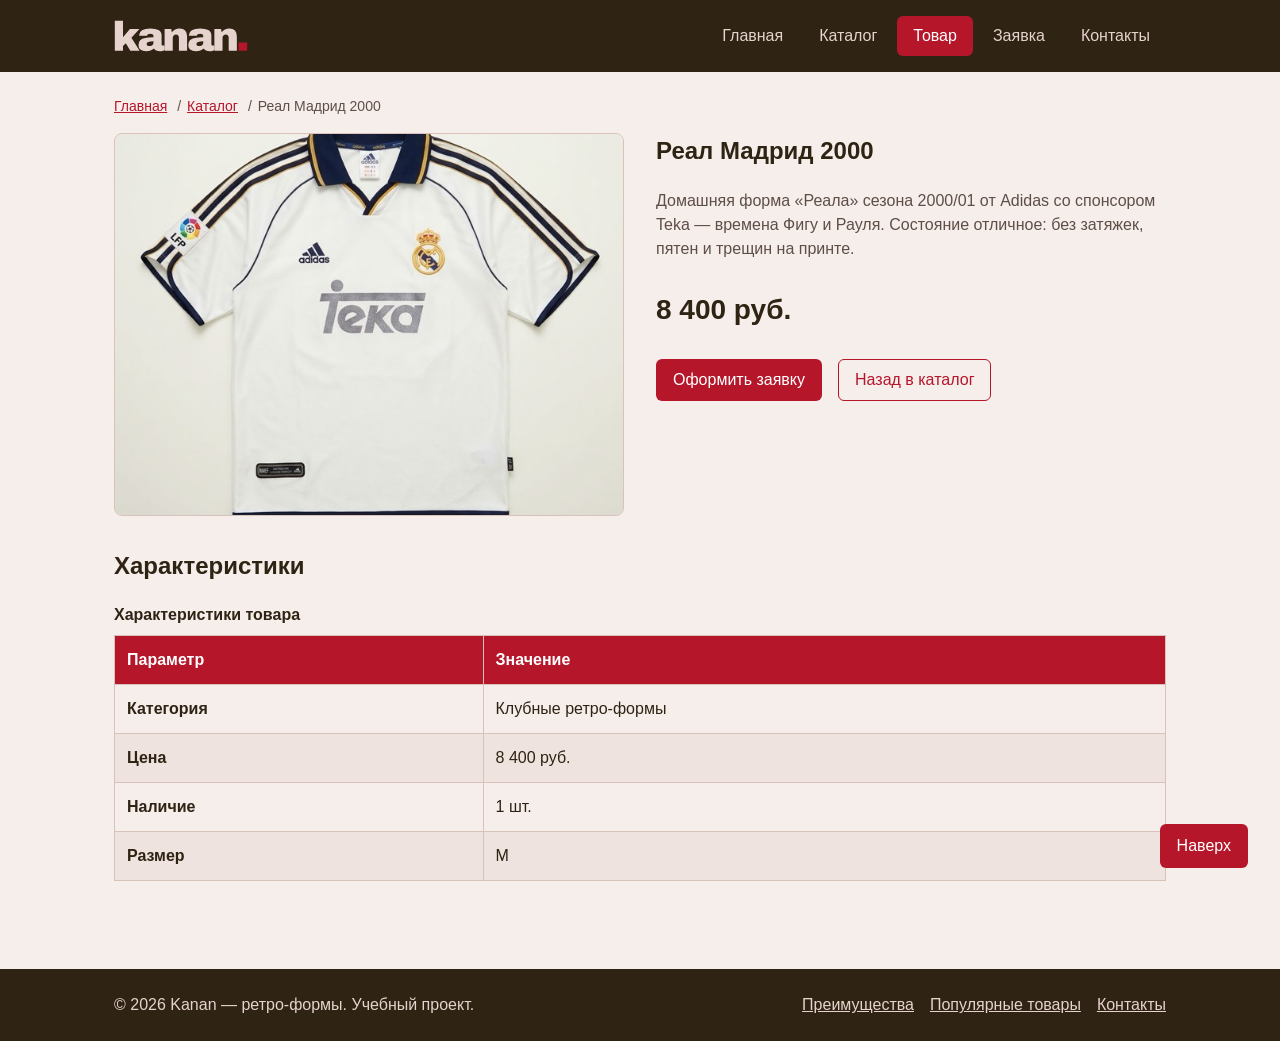
<file: product.html>
<!DOCTYPE html>
<html lang="ru">

<head>
  <meta charset="UTF-8">
  <meta name="viewport" content="width=device-width, initial-scale=1.0">
  <title>Реал Мадрид 2000 — Kanan</title>
  <meta name="description" content="Домашняя форма «Реала» сезона 2000/01 — Kanan, ретро-формы.">
  <link rel="stylesheet" href="css/style.css">
  <link rel="stylesheet" href="css/responsive.css">
  <script src="js/main.js" defer></script>
</head>

<body>
  <a class="skip-link" href="#main">Перейти к основному содержимому</a>

  <header class="site-header" id="top">
    <div class="site-header__inner">
      <a class="site-header__logo" href="index.html">
        <img src="images/logo-light.svg" alt="Kanan — на главную" width="134" height="32">
      </a>

      <button class="nav-toggle" type="button" aria-expanded="false" aria-controls="site-nav-list"
        aria-label="Открыть меню">
        <span class="nav-toggle__line" aria-hidden="true"></span>
        <span class="nav-toggle__line" aria-hidden="true"></span>
        <span class="nav-toggle__line" aria-hidden="true"></span>
      </button>

      <nav class="site-nav" aria-label="Основная навигация">
        <ul class="site-nav__list" id="site-nav-list">
          <li class="site-nav__item">
            <a class="site-nav__link" href="index.html">Главная</a>
          </li>
          <li class="site-nav__item">
            <a class="site-nav__link" href="catalog.html">Каталог</a>
          </li>
          <li class="site-nav__item">
            <a class="site-nav__link site-nav__link--active" href="product.html" aria-current="page">Товар</a>
          </li>
          <li class="site-nav__item">
            <a class="site-nav__link" href="order.html">Заявка</a>
          </li>
          <li class="site-nav__item">
            <a class="site-nav__link" href="contacts.html">Контакты</a>
          </li>
        </ul>
      </nav>
    </div>
  </header>

  <main id="main">
    <nav class="breadcrumbs" aria-label="Хлебные крошки">
      <a class="breadcrumbs__link" href="index.html">Главная</a>
      <a class="breadcrumbs__link" href="catalog.html">Каталог</a>
      <span class="breadcrumbs__current" aria-current="page">Реал Мадрид 2000</span>
    </nav>

    <article class="product">
      <img
        class="product__image"
        src="images/real-2000/real-2000-640.jpg"
        srcset="images/real-2000/real-2000-480.jpg 480w,
                images/real-2000/real-2000-640.jpg 640w,
                images/real-2000/real-2000-960.jpg 960w"
        sizes="(max-width: 767px) 100vw, 50vw"
        alt="Футболка «Реала» 2000 года"
        width="640"
        height="640"
      >
      <div class="product__info">
        <h1 class="product__title">Реал Мадрид 2000</h1>
        <p class="product__description">
          Домашняя форма «Реала» сезона 2000/01 от Adidas со спонсором Teka — времена Фигу и Рауля. Состояние отличное: без затяжек, пятен и трещин на принте.
        </p>
        <p class="product__price">8 400 руб.</p>
        <div class="product__actions">
          <a class="button button--primary" href="order.html">Оформить заявку</a>
          <a class="button button--secondary" href="catalog.html">Назад в каталог</a>
        </div>
      </div>
    </article>

    <section class="section">
      <h2 class="section__title">Характеристики</h2>

      <div class="table-wrapper" tabindex="0" role="region" aria-label="Характеристики товара">
        <table class="product-table">
          <caption class="product-table__caption">Характеристики товара</caption>
          <thead>
            <tr>
              <th scope="col">Параметр</th>
              <th scope="col">Значение</th>
            </tr>
          </thead>
          <tbody>
            <tr>
              <th scope="row">Категория</th>
              <td>Клубные ретро-формы</td>
            </tr>
            <tr>
              <th scope="row">Цена</th>
              <td>8 400 руб.</td>
            </tr>
            <tr>
              <th scope="row">Наличие</th>
              <td>1 шт.</td>
            </tr>
            <tr>
              <th scope="row">Размер</th>
              <td>M</td>
            </tr>
          </tbody>
        </table>
      </div>

    </section>
  </main>

  <footer class="site-footer" id="contacts">
    <div class="site-footer__inner">
      <p class="site-footer__text">&copy; 2026 Kanan — ретро-формы. Учебный проект.</p>
      <nav class="site-footer__links" aria-label="Ссылки в подвале">
        <a href="index.html#advantages">Преимущества</a>
        <a href="index.html#popular">Популярные товары</a>
        <a href="contacts.html">Контакты</a>
      </nav>
    </div>
  </footer>

  <a class="button button--primary back-to-top" href="#top">Наверх</a>
</body>

</html>
</file>
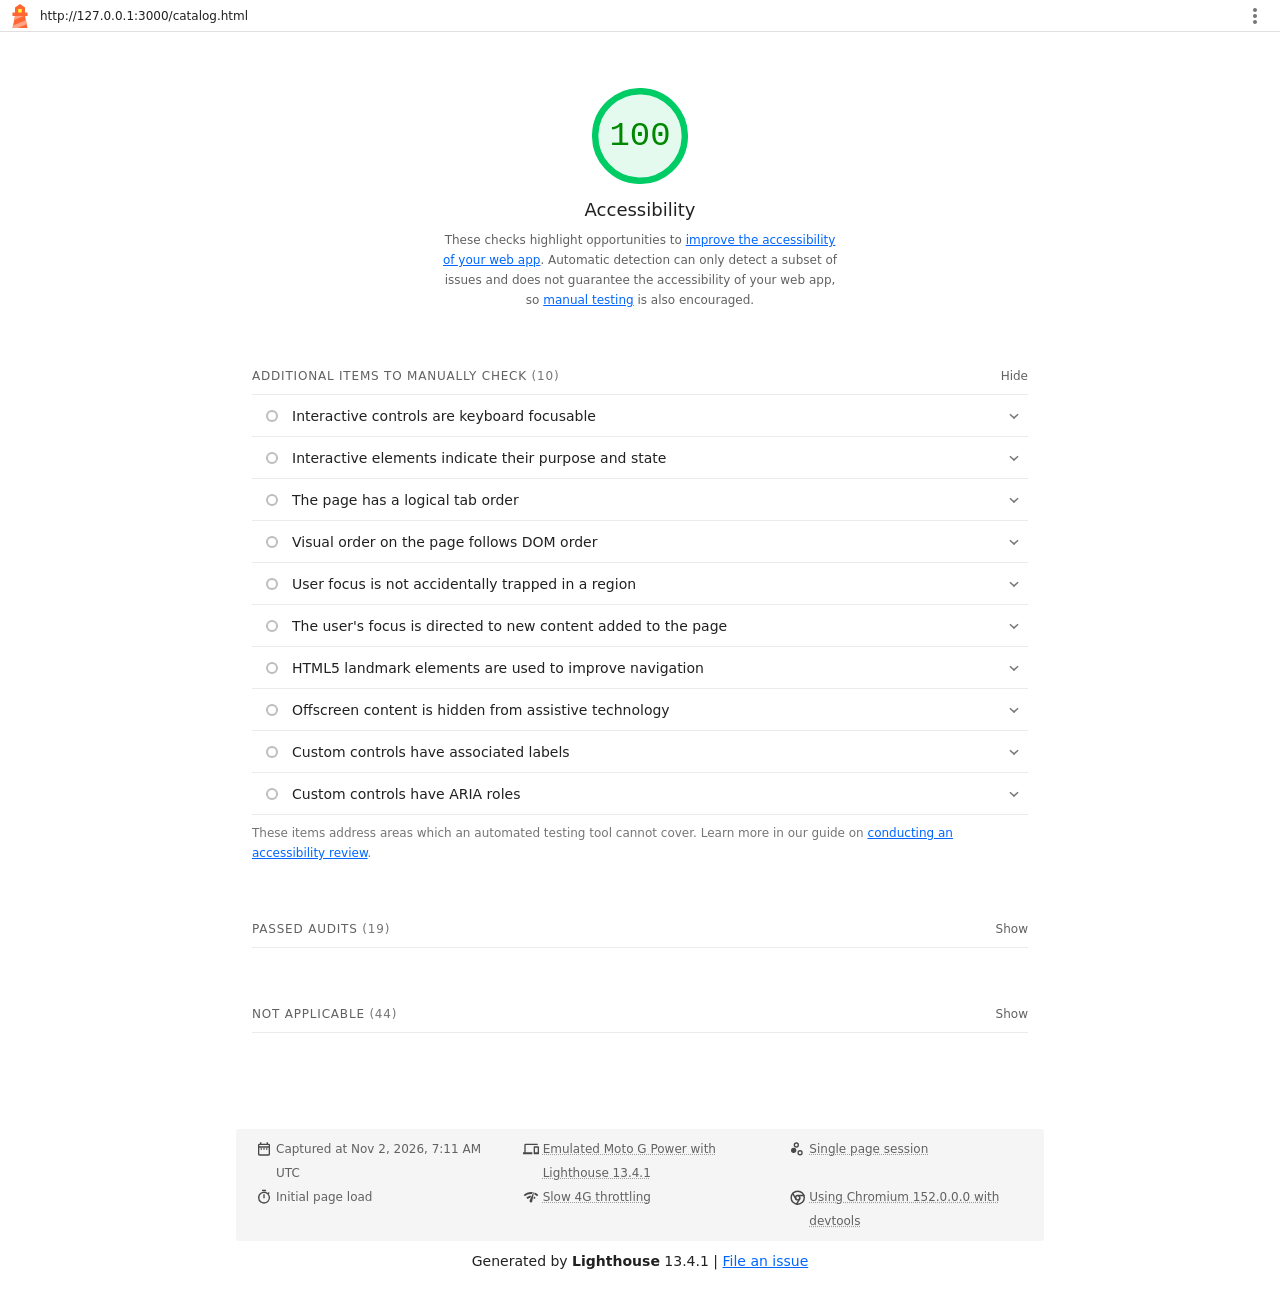
<file: lighthouse/accessibility-catalog.html>
<!--
@license
Copyright 2018 Google LLC
SPDX-License-Identifier: Apache-2.0
-->
<!doctype html>
<html lang="en">
<head>
  <meta charset="utf-8">
  <meta name="viewport" content="width=device-width, initial-scale=1, minimum-scale=1">
  <link rel="icon" href='data:image/svg+xml;utf8,<svg fill="none" xmlns="http://www.w3.org/2000/svg" viewBox="0 0 48 48"><path d="m14 7 10-7 10 7v10h5v7h-5l5 24H9l5-24H9v-7h5V7Z" fill="%23F63"/><path d="M31.561 24H14l-1.689 8.105L31.561 24ZM18.983 48H9l1.022-4.907L35.723 32.27l1.663 7.98L18.983 48Z" fill="%23FFA385"/><path fill="%23FF3" d="M20.5 10h7v7h-7z"/></svg>'>
  <title>Lighthouse Report</title>
  <style>body {margin: 0}</style>
</head>
<body>
  <noscript>Lighthouse report requires JavaScript. Please enable.</noscript>

  <div id="lh-log"></div>

  <script>window.__LIGHTHOUSE_JSON__ = {"lighthouseVersion":"13.4.1","requestedUrl":"http://127.0.0.1:3000/catalog.html","mainDocumentUrl":"http://127.0.0.1:3000/catalog.html","finalDisplayedUrl":"http://127.0.0.1:3000/catalog.html","finalUrl":"http://127.0.0.1:3000/catalog.html","fetchTime":"2026-11-02T07:11:48.866Z","gatherMode":"navigation","runWarnings":[],"userAgent":"Mozilla/5.0 (Macintosh; Intel Mac OS X 10_15_7) AppleWebKit/537.36 (KHTML, like Gecko) Chrome/152.0.0.0 Safari/537.36","environment":{"networkUserAgent":"Mozilla/5.0 (Linux; Android 11; moto g power (2022)) AppleWebKit/537.36 (KHTML, like Gecko) Chrome/152.0.0.0 Mobile Safari/537.36","hostUserAgent":"Mozilla/5.0 (Macintosh; Intel Mac OS X 10_15_7) AppleWebKit/537.36 (KHTML, like Gecko) Chrome/152.0.0.0 Safari/537.36","benchmarkIndex":4161.5,"credits":{"axe-core":"4.12.1"}},"audits":{"accesskeys":{"id":"accesskeys","title":"`[accesskey]` values are unique","description":"Access keys let users quickly focus a part of the page. For proper navigation, each access key must be unique. [Learn more about access keys](https://dequeuniversity.com/rules/axe/4.12/accesskeys).","score":null,"scoreDisplayMode":"notApplicable"},"aria-allowed-attr":{"id":"aria-allowed-attr","title":"`[aria-*]` attributes match their roles","description":"Each ARIA `role` supports a specific subset of `aria-*` attributes. Mismatching these invalidates the `aria-*` attributes. [Learn how to match ARIA attributes to their roles](https://dequeuniversity.com/rules/axe/4.12/aria-allowed-attr).","score":1,"scoreDisplayMode":"binary","details":{"type":"table","headings":[{"key":"node","valueType":"node","subItemsHeading":{"key":"relatedNode","valueType":"node"},"label":"Failing Elements"}],"items":[]}},"aria-allowed-role":{"id":"aria-allowed-role","title":"Uses ARIA roles only on compatible elements","description":"Many HTML elements can only be assigned certain ARIA roles. Using ARIA roles where they are not allowed can interfere with the accessibility of the web page. [Learn more about ARIA roles](https://dequeuniversity.com/rules/axe/4.12/aria-allowed-role).","score":null,"scoreDisplayMode":"notApplicable"},"aria-command-name":{"id":"aria-command-name","title":"`button`, `link`, and `menuitem` elements have accessible names","description":"When an element doesn't have an accessible name, screen readers announce it with a generic name, making it unusable for users who rely on screen readers. [Learn how to make command elements more accessible](https://dequeuniversity.com/rules/axe/4.12/aria-command-name).","score":null,"scoreDisplayMode":"notApplicable"},"aria-conditional-attr":{"id":"aria-conditional-attr","title":"ARIA attributes are used as specified for the element's role","description":"Some ARIA attributes are only allowed on an element under certain conditions. [Learn more about conditional ARIA attributes](https://dequeuniversity.com/rules/axe/4.12/aria-conditional-attr).","score":1,"scoreDisplayMode":"binary","details":{"type":"table","headings":[{"key":"node","valueType":"node","subItemsHeading":{"key":"relatedNode","valueType":"node"},"label":"Failing Elements"}],"items":[]}},"aria-deprecated-role":{"id":"aria-deprecated-role","title":"Deprecated ARIA roles were not used","description":"Deprecated ARIA roles may not be processed correctly by assistive technology. [Learn more about deprecated ARIA roles](https://dequeuniversity.com/rules/axe/4.12/aria-deprecated-role).","score":null,"scoreDisplayMode":"notApplicable"},"aria-dialog-name":{"id":"aria-dialog-name","title":"Elements with `role=\"dialog\"` or `role=\"alertdialog\"` have accessible names.","description":"ARIA dialog elements without accessible names may prevent screen readers users from discerning the purpose of these elements. [Learn how to make ARIA dialog elements more accessible](https://dequeuniversity.com/rules/axe/4.12/aria-dialog-name).","score":null,"scoreDisplayMode":"notApplicable"},"aria-hidden-body":{"id":"aria-hidden-body","title":"`[aria-hidden=\"true\"]` is not present on the document `\u003cbody>`","description":"Assistive technologies, like screen readers, work inconsistently when `aria-hidden=\"true\"` is set on the document `\u003cbody>`. [Learn how `aria-hidden` affects the document body](https://dequeuniversity.com/rules/axe/4.12/aria-hidden-body).","score":1,"scoreDisplayMode":"binary","details":{"type":"table","headings":[{"key":"node","valueType":"node","subItemsHeading":{"key":"relatedNode","valueType":"node"},"label":"Failing Elements"}],"items":[]}},"aria-hidden-focus":{"id":"aria-hidden-focus","title":"`[aria-hidden=\"true\"]` elements do not contain focusable descendents","description":"Focusable descendents within an `[aria-hidden=\"true\"]` element prevent those interactive elements from being available to users of assistive technologies like screen readers. [Learn how `aria-hidden` affects focusable elements](https://dequeuniversity.com/rules/axe/4.12/aria-hidden-focus).","score":1,"scoreDisplayMode":"binary","details":{"type":"table","headings":[{"key":"node","valueType":"node","subItemsHeading":{"key":"relatedNode","valueType":"node"},"label":"Failing Elements"}],"items":[]}},"aria-input-field-name":{"id":"aria-input-field-name","title":"ARIA input fields have accessible names","description":"When an input field doesn't have an accessible name, screen readers announce it with a generic name, making it unusable for users who rely on screen readers. [Learn more about input field labels](https://dequeuniversity.com/rules/axe/4.12/aria-input-field-name).","score":null,"scoreDisplayMode":"notApplicable"},"aria-meter-name":{"id":"aria-meter-name","title":"ARIA `meter` elements have accessible names","description":"When a meter element doesn't have an accessible name, screen readers announce it with a generic name, making it unusable for users who rely on screen readers. [Learn how to name `meter` elements](https://dequeuniversity.com/rules/axe/4.12/aria-meter-name).","score":null,"scoreDisplayMode":"notApplicable"},"aria-progressbar-name":{"id":"aria-progressbar-name","title":"ARIA `progressbar` elements have accessible names","description":"When a `progressbar` element doesn't have an accessible name, screen readers announce it with a generic name, making it unusable for users who rely on screen readers. [Learn how to label `progressbar` elements](https://dequeuniversity.com/rules/axe/4.12/aria-progressbar-name).","score":null,"scoreDisplayMode":"notApplicable"},"aria-prohibited-attr":{"id":"aria-prohibited-attr","title":"Elements use only permitted ARIA attributes","description":"Using ARIA attributes in roles where they are prohibited can mean that important information is not communicated to users of assistive technologies. [Learn more about prohibited ARIA roles](https://dequeuniversity.com/rules/axe/4.12/aria-prohibited-attr).","score":1,"scoreDisplayMode":"binary","details":{"type":"table","headings":[{"key":"node","valueType":"node","subItemsHeading":{"key":"relatedNode","valueType":"node"},"label":"Failing Elements"}],"items":[]}},"aria-required-attr":{"id":"aria-required-attr","title":"`[role]`s have all required `[aria-*]` attributes","description":"Some ARIA roles have required attributes that describe the state of the element to screen readers. [Learn more about roles and required attributes](https://dequeuniversity.com/rules/axe/4.12/aria-required-attr).","score":null,"scoreDisplayMode":"notApplicable"},"aria-required-children":{"id":"aria-required-children","title":"Elements with an ARIA `[role]` that require children to contain a specific `[role]` have all required children.","description":"Some ARIA parent roles must contain specific child roles to perform their intended accessibility functions. [Learn more about roles and required children elements](https://dequeuniversity.com/rules/axe/4.12/aria-required-children).","score":null,"scoreDisplayMode":"notApplicable"},"aria-required-parent":{"id":"aria-required-parent","title":"`[role]`s are contained by their required parent element","description":"Some ARIA child roles must be contained by specific parent roles to properly perform their intended accessibility functions. [Learn more about ARIA roles and required parent element](https://dequeuniversity.com/rules/axe/4.12/aria-required-parent).","score":null,"scoreDisplayMode":"notApplicable"},"aria-roles":{"id":"aria-roles","title":"`[role]` values are valid","description":"ARIA roles must have valid values in order to perform their intended accessibility functions. [Learn more about valid ARIA roles](https://dequeuniversity.com/rules/axe/4.12/aria-roles).","score":null,"scoreDisplayMode":"notApplicable"},"aria-text":{"id":"aria-text","title":"Elements with the `role=text` attribute do not have focusable descendents.","description":"Adding `role=text` around a text node split by markup enables VoiceOver to treat it as one phrase, but the element's focusable descendents will not be announced. [Learn more about the `role=text` attribute](https://dequeuniversity.com/rules/axe/4.12/aria-text).","score":null,"scoreDisplayMode":"notApplicable"},"aria-toggle-field-name":{"id":"aria-toggle-field-name","title":"ARIA toggle fields have accessible names","description":"When a toggle field doesn't have an accessible name, screen readers announce it with a generic name, making it unusable for users who rely on screen readers. [Learn more about toggle fields](https://dequeuniversity.com/rules/axe/4.12/aria-toggle-field-name).","score":null,"scoreDisplayMode":"notApplicable"},"aria-tooltip-name":{"id":"aria-tooltip-name","title":"ARIA `tooltip` elements have accessible names","description":"When a tooltip element doesn't have an accessible name, screen readers announce it with a generic name, making it unusable for users who rely on screen readers. [Learn how to name `tooltip` elements](https://dequeuniversity.com/rules/axe/4.12/aria-tooltip-name).","score":null,"scoreDisplayMode":"notApplicable"},"aria-treeitem-name":{"id":"aria-treeitem-name","title":"ARIA `treeitem` elements have accessible names","description":"When a `treeitem` element doesn't have an accessible name, screen readers announce it with a generic name, making it unusable for users who rely on screen readers. [Learn more about labeling `treeitem` elements](https://dequeuniversity.com/rules/axe/4.12/aria-treeitem-name).","score":null,"scoreDisplayMode":"notApplicable"},"aria-valid-attr-value":{"id":"aria-valid-attr-value","title":"`[aria-*]` attributes have valid values","description":"Assistive technologies, like screen readers, can't interpret ARIA attributes with invalid values. [Learn more about valid values for ARIA attributes](https://dequeuniversity.com/rules/axe/4.12/aria-valid-attr-value).","score":1,"scoreDisplayMode":"binary","details":{"type":"table","headings":[{"key":"node","valueType":"node","subItemsHeading":{"key":"relatedNode","valueType":"node"},"label":"Failing Elements"}],"items":[]}},"aria-valid-attr":{"id":"aria-valid-attr","title":"`[aria-*]` attributes are valid and not misspelled","description":"Assistive technologies, like screen readers, can't interpret ARIA attributes with invalid names. [Learn more about valid ARIA attributes](https://dequeuniversity.com/rules/axe/4.12/aria-valid-attr).","score":1,"scoreDisplayMode":"binary","details":{"type":"table","headings":[{"key":"node","valueType":"node","subItemsHeading":{"key":"relatedNode","valueType":"node"},"label":"Failing Elements"}],"items":[]}},"button-name":{"id":"button-name","title":"Buttons have an accessible name","description":"When a button doesn't have an accessible name, screen readers announce it as \"button\", making it unusable for users who rely on screen readers. [Learn how to make buttons more accessible](https://dequeuniversity.com/rules/axe/4.12/button-name).","score":1,"scoreDisplayMode":"binary","details":{"type":"table","headings":[{"key":"node","valueType":"node","subItemsHeading":{"key":"relatedNode","valueType":"node"},"label":"Failing Elements"}],"items":[]}},"bypass":{"id":"bypass","title":"The page contains a heading, skip link, or landmark region","description":"Adding ways to bypass repetitive content lets keyboard users navigate the page more efficiently. [Learn more about bypass blocks](https://dequeuniversity.com/rules/axe/4.12/bypass).","score":null,"scoreDisplayMode":"notApplicable"},"color-contrast":{"id":"color-contrast","title":"Background and foreground colors have a sufficient contrast ratio","description":"Low-contrast text is difficult or impossible for many users to read. [Learn how to provide sufficient color contrast](https://dequeuniversity.com/rules/axe/4.12/color-contrast).","score":1,"scoreDisplayMode":"binary","details":{"type":"table","headings":[{"key":"node","valueType":"node","subItemsHeading":{"key":"relatedNode","valueType":"node"},"label":"Failing Elements"}],"items":[]}},"definition-list":{"id":"definition-list","title":"`\u003cdl>`'s contain only properly-ordered `\u003cdt>` and `\u003cdd>` groups, `\u003cscript>`, `\u003ctemplate>` or `\u003cdiv>` elements.","description":"When definition lists are not properly marked up, screen readers may produce confusing or inaccurate output. [Learn how to structure definition lists correctly](https://dequeuniversity.com/rules/axe/4.12/definition-list).","score":null,"scoreDisplayMode":"notApplicable"},"dlitem":{"id":"dlitem","title":"Definition list items are wrapped in `\u003cdl>` elements","description":"Definition list items (`\u003cdt>` and `\u003cdd>`) must be wrapped in a parent `\u003cdl>` element to ensure that screen readers can properly announce them. [Learn how to structure definition lists correctly](https://dequeuniversity.com/rules/axe/4.12/dlitem).","score":null,"scoreDisplayMode":"notApplicable"},"document-title":{"id":"document-title","title":"Document has a `\u003ctitle>` element","description":"The title gives screen reader users an overview of the page, and search engine users rely on it heavily to determine if a page is relevant to their search. [Learn more about document titles](https://dequeuniversity.com/rules/axe/4.12/document-title).","score":1,"scoreDisplayMode":"binary","details":{"type":"table","headings":[{"key":"node","valueType":"node","subItemsHeading":{"key":"relatedNode","valueType":"node"},"label":"Failing Elements"}],"items":[]}},"duplicate-id-aria":{"id":"duplicate-id-aria","title":"ARIA IDs are unique","description":"The value of an ARIA ID must be unique to prevent other instances from being overlooked by assistive technologies. [Learn how to fix duplicate ARIA IDs](https://dequeuniversity.com/rules/axe/4.12/duplicate-id-aria).","score":null,"scoreDisplayMode":"notApplicable"},"empty-heading":{"id":"empty-heading","title":"All heading elements contain content.","description":"A heading with no content or inaccessible text prevent screen reader users from accessing information on the page's structure. [Learn more about headings](https://dequeuniversity.com/rules/axe/4.12/empty-heading).","score":null,"scoreDisplayMode":"notApplicable"},"form-field-multiple-labels":{"id":"form-field-multiple-labels","title":"No form fields have multiple labels","description":"Form fields with multiple labels can be confusingly announced by assistive technologies like screen readers which use either the first, the last, or all of the labels. [Learn how to use form labels](https://dequeuniversity.com/rules/axe/4.12/form-field-multiple-labels).","score":null,"scoreDisplayMode":"notApplicable"},"frame-title":{"id":"frame-title","title":"`\u003cframe>` or `\u003ciframe>` elements have a title","description":"Screen reader users rely on frame titles to describe the contents of frames. [Learn more about frame titles](https://dequeuniversity.com/rules/axe/4.12/frame-title).","score":null,"scoreDisplayMode":"notApplicable"},"heading-order":{"id":"heading-order","title":"Heading elements appear in a sequentially-descending order","description":"Properly ordered headings that do not skip levels convey the semantic structure of the page, making it easier to navigate and understand when using assistive technologies. [Learn more about heading order](https://dequeuniversity.com/rules/axe/4.12/heading-order).","score":1,"scoreDisplayMode":"binary","details":{"type":"table","headings":[{"key":"node","valueType":"node","subItemsHeading":{"key":"relatedNode","valueType":"node"},"label":"Failing Elements"}],"items":[]}},"html-has-lang":{"id":"html-has-lang","title":"`\u003chtml>` element has a `[lang]` attribute","description":"If a page doesn't specify a `lang` attribute, a screen reader assumes that the page is in the default language that the user chose when setting up the screen reader. If the page isn't actually in the default language, then the screen reader might not announce the page's text correctly. [Learn more about the `lang` attribute](https://dequeuniversity.com/rules/axe/4.12/html-has-lang).","score":1,"scoreDisplayMode":"binary","details":{"type":"table","headings":[{"key":"node","valueType":"node","subItemsHeading":{"key":"relatedNode","valueType":"node"},"label":"Failing Elements"}],"items":[]}},"html-lang-valid":{"id":"html-lang-valid","title":"`\u003chtml>` element has a valid value for its `[lang]` attribute","description":"Specifying a valid [BCP 47 language](https://www.w3.org/International/questions/qa-choosing-language-tags#question) helps screen readers announce text properly. [Learn how to use the `lang` attribute](https://dequeuniversity.com/rules/axe/4.12/html-lang-valid).","score":1,"scoreDisplayMode":"binary","details":{"type":"table","headings":[{"key":"node","valueType":"node","subItemsHeading":{"key":"relatedNode","valueType":"node"},"label":"Failing Elements"}],"items":[]}},"html-xml-lang-mismatch":{"id":"html-xml-lang-mismatch","title":"`\u003chtml>` element has an `[xml:lang]` attribute with the same base language as the `[lang]` attribute.","description":"If the webpage does not specify a consistent language, then the screen reader might not announce the page's text correctly. [Learn more about the `lang` attribute](https://dequeuniversity.com/rules/axe/4.12/html-xml-lang-mismatch).","score":null,"scoreDisplayMode":"notApplicable"},"identical-links-same-purpose":{"id":"identical-links-same-purpose","title":"Identical links have the same purpose.","description":"Links with the same destination should have the same description, to help users understand the link's purpose and decide whether to follow it. [Learn more about identical links](https://dequeuniversity.com/rules/axe/4.12/identical-links-same-purpose).","score":null,"scoreDisplayMode":"notApplicable"},"image-alt":{"id":"image-alt","title":"Image elements have `[alt]` attributes","description":"Informative elements should aim for short, descriptive alternate text. Decorative elements can be ignored with an empty alt attribute. [Learn more about the `alt` attribute](https://dequeuniversity.com/rules/axe/4.12/image-alt).","score":1,"scoreDisplayMode":"binary","details":{"type":"table","headings":[{"key":"node","valueType":"node","subItemsHeading":{"key":"relatedNode","valueType":"node"},"label":"Failing Elements"}],"items":[]}},"image-redundant-alt":{"id":"image-redundant-alt","title":"Image elements do not have `[alt]` attributes that are redundant text.","description":"Informative elements should aim for short, descriptive alternative text. Alternative text that is exactly the same as the text adjacent to the link or image is potentially confusing for screen reader users, because the text will be read twice. [Learn more about the `alt` attribute](https://dequeuniversity.com/rules/axe/4.12/image-redundant-alt).","score":null,"scoreDisplayMode":"notApplicable"},"input-button-name":{"id":"input-button-name","title":"Input buttons have discernible text.","description":"Adding discernable and accessible text to input buttons may help screen reader users understand the purpose of the input button. [Learn more about input buttons](https://dequeuniversity.com/rules/axe/4.12/input-button-name).","score":null,"scoreDisplayMode":"notApplicable"},"input-image-alt":{"id":"input-image-alt","title":"`\u003cinput type=\"image\">` elements have `[alt]` text","description":"When an image is being used as an `\u003cinput>` button, providing alternative text can help screen reader users understand the purpose of the button. [Learn about input image alt text](https://dequeuniversity.com/rules/axe/4.12/input-image-alt).","score":null,"scoreDisplayMode":"notApplicable"},"label-content-name-mismatch":{"id":"label-content-name-mismatch","title":"Elements with visible text labels have matching accessible names.","description":"Visible text labels that do not match the accessible name can result in a confusing experience for screen reader users. [Learn more about accessible names](https://dequeuniversity.com/rules/axe/4.12/label-content-name-mismatch).","score":null,"scoreDisplayMode":"notApplicable"},"label":{"id":"label","title":"Form elements have associated labels","description":"Labels ensure that form controls are announced properly by assistive technologies, like screen readers. [Learn more about form element labels](https://dequeuniversity.com/rules/axe/4.12/label).","score":null,"scoreDisplayMode":"notApplicable"},"landmark-one-main":{"id":"landmark-one-main","title":"Document has a main landmark.","description":"One main landmark helps screen reader users navigate a web page. [Learn more about landmarks](https://dequeuniversity.com/rules/axe/4.12/landmark-one-main).","score":1,"scoreDisplayMode":"binary","details":{"type":"table","headings":[{"key":"node","valueType":"node","subItemsHeading":{"key":"relatedNode","valueType":"node"},"label":"Failing Elements"}],"items":[]}},"link-name":{"id":"link-name","title":"Links have a discernible name","description":"Link text (and alternate text for images, when used as links) that is discernible, unique, and focusable improves the navigation experience for screen reader users. [Learn how to make links accessible](https://dequeuniversity.com/rules/axe/4.12/link-name).","score":1,"scoreDisplayMode":"binary","details":{"type":"table","headings":[{"key":"node","valueType":"node","subItemsHeading":{"key":"relatedNode","valueType":"node"},"label":"Failing Elements"}],"items":[]}},"link-in-text-block":{"id":"link-in-text-block","title":"Links are distinguishable without relying on color.","description":"Low-contrast text is difficult or impossible for many users to read. Link text that is discernible improves the experience for users with low vision. [Learn how to make links distinguishable](https://dequeuniversity.com/rules/axe/4.12/link-in-text-block).","score":null,"scoreDisplayMode":"notApplicable"},"list":{"id":"list","title":"Lists contain only `\u003cli>` elements and script supporting elements (`\u003cscript>` and `\u003ctemplate>`).","description":"Screen readers have a specific way of announcing lists. Ensuring proper list structure aids screen reader output. [Learn more about proper list structure](https://dequeuniversity.com/rules/axe/4.12/list).","score":null,"scoreDisplayMode":"notApplicable"},"listitem":{"id":"listitem","title":"List items (`\u003cli>`) are contained within `\u003cul>`, `\u003col>` or `\u003cmenu>` parent elements","description":"Screen readers require list items (`\u003cli>`) to be contained within a parent `\u003cul>`, `\u003col>` or `\u003cmenu>` to be announced properly. [Learn more about proper list structure](https://dequeuniversity.com/rules/axe/4.12/listitem).","score":null,"scoreDisplayMode":"notApplicable"},"meta-refresh":{"id":"meta-refresh","title":"The document does not use `\u003cmeta http-equiv=\"refresh\">`","description":"Users do not expect a page to refresh automatically, and doing so will move focus back to the top of the page. This may create a frustrating or confusing experience. [Learn more about the refresh meta tag](https://dequeuniversity.com/rules/axe/4.12/meta-refresh).","score":null,"scoreDisplayMode":"notApplicable"},"meta-viewport":{"id":"meta-viewport","title":"`[user-scalable=\"no\"]` is not used in the `\u003cmeta name=\"viewport\">` element and the `[maximum-scale]` attribute is not less than 5.","description":"Disabling zooming is problematic for users with low vision who rely on screen magnification to properly see the contents of a web page. [Learn more about the viewport meta tag](https://dequeuniversity.com/rules/axe/4.12/meta-viewport).","score":1,"scoreDisplayMode":"binary","details":{"type":"table","headings":[{"key":"node","valueType":"node","subItemsHeading":{"key":"relatedNode","valueType":"node"},"label":"Failing Elements"}],"items":[]}},"object-alt":{"id":"object-alt","title":"`\u003cobject>` elements have alternate text","description":"Screen readers cannot translate non-text content. Adding alternate text to `\u003cobject>` elements helps screen readers convey meaning to users. [Learn more about alt text for `object` elements](https://dequeuniversity.com/rules/axe/4.12/object-alt).","score":null,"scoreDisplayMode":"notApplicable"},"select-name":{"id":"select-name","title":"Select elements have associated label elements.","description":"Form elements without effective labels can create frustrating experiences for screen reader users. [Learn more about the `select` element](https://dequeuniversity.com/rules/axe/4.12/select-name).","score":null,"scoreDisplayMode":"notApplicable"},"skip-link":{"id":"skip-link","title":"Skip links are focusable.","description":"Including a skip link can help users skip to the main content to save time. [Learn more about skip links](https://dequeuniversity.com/rules/axe/4.12/skip-link).","score":1,"scoreDisplayMode":"binary","details":{"type":"table","headings":[{"key":"node","valueType":"node","subItemsHeading":{"key":"relatedNode","valueType":"node"},"label":"Failing Elements"}],"items":[]}},"tabindex":{"id":"tabindex","title":"No element has a `[tabindex]` value greater than 0","description":"A value greater than 0 implies an explicit navigation ordering. Although technically valid, this often creates frustrating experiences for users who rely on assistive technologies. [Learn more about the `tabindex` attribute](https://dequeuniversity.com/rules/axe/4.12/tabindex).","score":null,"scoreDisplayMode":"notApplicable"},"table-duplicate-name":{"id":"table-duplicate-name","title":"Tables have different content in the summary attribute and `\u003ccaption>`.","description":"The summary attribute should describe the table structure, while `\u003ccaption>` should have the onscreen title. Accurate table mark-up helps users of screen readers. [Learn more about summary and caption](https://dequeuniversity.com/rules/axe/4.12/table-duplicate-name).","score":null,"scoreDisplayMode":"notApplicable"},"table-fake-caption":{"id":"table-fake-caption","title":"Tables use `\u003ccaption>` instead of cells with the `[colspan]` attribute to indicate a caption.","description":"Screen readers have features to make navigating tables easier. Ensuring that tables use the actual caption element instead of cells with the `[colspan]` attribute may improve the experience for screen reader users. [Learn more about captions](https://dequeuniversity.com/rules/axe/4.12/table-fake-caption).","score":null,"scoreDisplayMode":"notApplicable"},"target-size":{"id":"target-size","title":"Touch targets have sufficient size and spacing.","description":"Touch targets with sufficient size and spacing help users who may have difficulty targeting small controls to activate the targets. [Learn more about touch targets](https://dequeuniversity.com/rules/axe/4.12/target-size).","score":1,"scoreDisplayMode":"binary","details":{"type":"table","headings":[{"key":"node","valueType":"node","subItemsHeading":{"key":"relatedNode","valueType":"node"},"label":"Failing Elements"}],"items":[]}},"td-has-header":{"id":"td-has-header","title":"`\u003ctd>` elements in a large `\u003ctable>` have one or more table headers.","description":"Screen readers have features to make navigating tables easier. Ensuring that `\u003ctd>` elements in a large table (3 or more cells in width and height) have an associated table header may improve the experience for screen reader users. [Learn more about table headers](https://dequeuniversity.com/rules/axe/4.12/td-has-header).","score":null,"scoreDisplayMode":"notApplicable"},"td-headers-attr":{"id":"td-headers-attr","title":"Cells in a `\u003ctable>` element that use the `[headers]` attribute refer to table cells within the same table.","description":"Screen readers have features to make navigating tables easier. Ensuring `\u003ctd>` cells using the `[headers]` attribute only refer to other cells in the same table may improve the experience for screen reader users. [Learn more about the `headers` attribute](https://dequeuniversity.com/rules/axe/4.12/td-headers-attr).","score":null,"scoreDisplayMode":"notApplicable"},"th-has-data-cells":{"id":"th-has-data-cells","title":"`\u003cth>` elements and elements with `[role=\"columnheader\"/\"rowheader\"]` have data cells they describe.","description":"Screen readers have features to make navigating tables easier. Ensuring table headers always refer to some set of cells may improve the experience for screen reader users. [Learn more about table headers](https://dequeuniversity.com/rules/axe/4.12/th-has-data-cells).","score":null,"scoreDisplayMode":"notApplicable"},"valid-lang":{"id":"valid-lang","title":"`[lang]` attributes have a valid value","description":"Specifying a valid [BCP 47 language](https://www.w3.org/International/questions/qa-choosing-language-tags#question) on elements helps ensure that text is pronounced correctly by a screen reader. [Learn how to use the `lang` attribute](https://dequeuniversity.com/rules/axe/4.12/valid-lang).","score":null,"scoreDisplayMode":"notApplicable"},"video-caption":{"id":"video-caption","title":"`\u003cvideo>` elements contain a `\u003ctrack>` element with `[kind=\"captions\"]`","description":"When a video provides a caption it is easier for deaf and hearing impaired users to access its information. [Learn more about video captions](https://dequeuniversity.com/rules/axe/4.12/video-caption).","score":null,"scoreDisplayMode":"notApplicable"},"custom-controls-labels":{"id":"custom-controls-labels","title":"Custom controls have associated labels","description":"Custom interactive controls have associated labels, provided by aria-label or aria-labelledby. [Learn more about custom controls and labels](https://developer.chrome.com/docs/lighthouse/accessibility/custom-controls-labels/).","score":null,"scoreDisplayMode":"manual"},"custom-controls-roles":{"id":"custom-controls-roles","title":"Custom controls have ARIA roles","description":"Custom interactive controls have appropriate ARIA roles. [Learn how to add roles to custom controls](https://developer.chrome.com/docs/lighthouse/accessibility/custom-control-roles/).","score":null,"scoreDisplayMode":"manual"},"focus-traps":{"id":"focus-traps","title":"User focus is not accidentally trapped in a region","description":"A user can tab into and out of any control or region without accidentally trapping their focus. [Learn how to avoid focus traps](https://developer.chrome.com/docs/lighthouse/accessibility/focus-traps/).","score":null,"scoreDisplayMode":"manual"},"focusable-controls":{"id":"focusable-controls","title":"Interactive controls are keyboard focusable","description":"Custom interactive controls are keyboard focusable and display a focus indicator. [Learn how to make custom controls focusable](https://developer.chrome.com/docs/lighthouse/accessibility/focusable-controls/).","score":null,"scoreDisplayMode":"manual"},"interactive-element-affordance":{"id":"interactive-element-affordance","title":"Interactive elements indicate their purpose and state","description":"Interactive elements, such as links and buttons, should indicate their state and be distinguishable from non-interactive elements. [Learn how to decorate interactive elements with affordance hints](https://developer.chrome.com/docs/lighthouse/accessibility/interactive-element-affordance/).","score":null,"scoreDisplayMode":"manual"},"logical-tab-order":{"id":"logical-tab-order","title":"The page has a logical tab order","description":"Tabbing through the page follows the visual layout. Users cannot focus elements that are offscreen. [Learn more about logical tab ordering](https://developer.chrome.com/docs/lighthouse/accessibility/logical-tab-order/).","score":null,"scoreDisplayMode":"manual"},"managed-focus":{"id":"managed-focus","title":"The user's focus is directed to new content added to the page","description":"If new content, such as a dialog, is added to the page, the user's focus is directed to it. [Learn how to direct focus to new content](https://developer.chrome.com/docs/lighthouse/accessibility/managed-focus/).","score":null,"scoreDisplayMode":"manual"},"offscreen-content-hidden":{"id":"offscreen-content-hidden","title":"Offscreen content is hidden from assistive technology","description":"Offscreen content is hidden with display: none or aria-hidden=true. [Learn how to properly hide offscreen content](https://developer.chrome.com/docs/lighthouse/accessibility/offscreen-content-hidden/).","score":null,"scoreDisplayMode":"manual"},"use-landmarks":{"id":"use-landmarks","title":"HTML5 landmark elements are used to improve navigation","description":"Landmark elements (`\u003cmain>`, `\u003cnav>`, etc.) are used to improve the keyboard navigation of the page for assistive technology. [Learn more about landmark elements](https://developer.chrome.com/docs/lighthouse/accessibility/use-landmarks/).","score":null,"scoreDisplayMode":"manual"},"visual-order-follows-dom":{"id":"visual-order-follows-dom","title":"Visual order on the page follows DOM order","description":"DOM order matches the visual order, improving navigation for assistive technology. [Learn more about DOM and visual ordering](https://developer.chrome.com/docs/lighthouse/accessibility/visual-order-follows-dom/).","score":null,"scoreDisplayMode":"manual"},"autocomplete-valid":{"id":"autocomplete-valid","title":"`autocomplete` attributes are used correctly","description":"The `autocomplete` attribute values must be valid and correctly applied for screen readers to function correctly. [Learn more about valid autocomplete values](https://dequeuniversity.com/rules/axe/4.12/autocomplete-valid).","score":null,"scoreDisplayMode":"notApplicable"},"presentation-role-conflict":{"id":"presentation-role-conflict","title":"Elements with `role=\"none\"` or `role=\"presentation\"` do not have conflicts","description":"There are certain cases where the semantic role of an element with `role=\"none\"` or `role=\"presentation\"` does not resolve to none or presentation. To ensure the element remains removed from the accessibility tree, you should not add any global ARIA attributes to the element or make it focusable. [Learn more about presentation role conflict](https://dequeuniversity.com/rules/axe/4.12/presentation-role-conflict).","score":null,"scoreDisplayMode":"notApplicable"},"svg-img-alt":{"id":"svg-img-alt","title":"SVG elements with an `img` role have an accessible text alternative","description":"Ensures SVG elements with an `img`, `graphics-document` or `graphics-symbol` role have an accessible text alternative. [Learn more about SVG alt text](https://dequeuniversity.com/rules/axe/4.12/svg-img-alt).","score":null,"scoreDisplayMode":"notApplicable"}},"configSettings":{"output":"json","maxWaitForFcp":30000,"maxWaitForLoad":45000,"pauseAfterFcpMs":1000,"pauseAfterLoadMs":1000,"networkQuietThresholdMs":1000,"cpuQuietThresholdMs":1000,"formFactor":"mobile","throttling":{"rttMs":150,"throughputKbps":1638.4,"requestLatencyMs":562.5,"downloadThroughputKbps":1474.5600000000002,"uploadThroughputKbps":675,"cpuSlowdownMultiplier":4},"throttlingMethod":"simulate","screenEmulation":{"mobile":true,"width":412,"height":823,"deviceScaleFactor":1.75,"disabled":true},"emulatedUserAgent":"Mozilla/5.0 (Linux; Android 11; moto g power (2022)) AppleWebKit/537.36 (KHTML, like Gecko) Chrome/136.0.0.0 Mobile Safari/537.36","auditMode":false,"gatherMode":false,"clearStorageTypes":["file_systems","shader_cache","service_workers","cache_storage"],"disableStorageReset":false,"debugNavigation":false,"channel":"devtools","usePassiveGathering":false,"disableFullPageScreenshot":false,"skipAboutBlank":false,"blankPage":"about:blank","ignoreStatusCode":true,"locale":"en-US","blockedUrlPatterns":null,"additionalTraceCategories":"","extraHeaders":null,"precomputedLanternData":null,"onlyAudits":null,"onlyCategories":["accessibility"],"skipAudits":null},"categories":{"accessibility":{"title":"Accessibility","description":"These checks highlight opportunities to [improve the accessibility of your web app](https://developer.chrome.com/docs/lighthouse/accessibility/). Automatic detection can only detect a subset of issues and does not guarantee the accessibility of your web app, so [manual testing](https://web.dev/articles/how-to-review) is also encouraged.","manualDescription":"These items address areas which an automated testing tool cannot cover. Learn more in our guide on [conducting an accessibility review](https://web.dev/articles/how-to-review).","supportedModes":["navigation","snapshot"],"auditRefs":[{"id":"accesskeys","weight":0,"group":"a11y-navigation"},{"id":"aria-allowed-attr","weight":10,"group":"a11y-aria"},{"id":"aria-command-name","weight":0,"group":"a11y-aria"},{"id":"aria-conditional-attr","weight":7,"group":"a11y-aria"},{"id":"aria-deprecated-role","weight":0,"group":"a11y-aria"},{"id":"aria-dialog-name","weight":0,"group":"a11y-aria"},{"id":"aria-hidden-body","weight":10,"group":"a11y-aria"},{"id":"aria-hidden-focus","weight":7,"group":"a11y-aria"},{"id":"aria-input-field-name","weight":0,"group":"a11y-aria"},{"id":"aria-meter-name","weight":0,"group":"a11y-aria"},{"id":"aria-progressbar-name","weight":0,"group":"a11y-aria"},{"id":"aria-prohibited-attr","weight":7,"group":"a11y-aria"},{"id":"aria-required-attr","weight":0,"group":"a11y-aria"},{"id":"aria-required-children","weight":0,"group":"a11y-aria"},{"id":"aria-required-parent","weight":0,"group":"a11y-aria"},{"id":"aria-roles","weight":0,"group":"a11y-aria"},{"id":"aria-text","weight":0,"group":"a11y-aria"},{"id":"aria-toggle-field-name","weight":0,"group":"a11y-aria"},{"id":"aria-tooltip-name","weight":0,"group":"a11y-aria"},{"id":"aria-treeitem-name","weight":0,"group":"a11y-aria"},{"id":"aria-valid-attr-value","weight":10,"group":"a11y-aria"},{"id":"aria-valid-attr","weight":10,"group":"a11y-aria"},{"id":"button-name","weight":10,"group":"a11y-names-labels"},{"id":"bypass","weight":0,"group":"a11y-navigation"},{"id":"color-contrast","weight":7,"group":"a11y-color-contrast"},{"id":"definition-list","weight":0,"group":"a11y-tables-lists"},{"id":"dlitem","weight":0,"group":"a11y-tables-lists"},{"id":"document-title","weight":7,"group":"a11y-names-labels"},{"id":"duplicate-id-aria","weight":0,"group":"a11y-aria"},{"id":"form-field-multiple-labels","weight":0,"group":"a11y-names-labels"},{"id":"frame-title","weight":0,"group":"a11y-names-labels"},{"id":"heading-order","weight":3,"group":"a11y-navigation"},{"id":"html-has-lang","weight":7,"group":"a11y-language"},{"id":"html-lang-valid","weight":7,"group":"a11y-language"},{"id":"html-xml-lang-mismatch","weight":0,"group":"a11y-language"},{"id":"image-alt","weight":10,"group":"a11y-names-labels"},{"id":"input-button-name","weight":0,"group":"a11y-names-labels"},{"id":"input-image-alt","weight":0,"group":"a11y-names-labels"},{"id":"label","weight":0,"group":"a11y-names-labels"},{"id":"link-in-text-block","weight":0,"group":"a11y-color-contrast"},{"id":"link-name","weight":7,"group":"a11y-names-labels"},{"id":"list","weight":0,"group":"a11y-tables-lists"},{"id":"listitem","weight":0,"group":"a11y-tables-lists"},{"id":"meta-refresh","weight":0,"group":"a11y-best-practices"},{"id":"meta-viewport","weight":10,"group":"a11y-best-practices"},{"id":"object-alt","weight":0,"group":"a11y-names-labels"},{"id":"select-name","weight":0,"group":"a11y-names-labels"},{"id":"skip-link","weight":3,"group":"a11y-names-labels"},{"id":"tabindex","weight":0,"group":"a11y-navigation"},{"id":"target-size","weight":7,"group":"a11y-best-practices"},{"id":"td-headers-attr","weight":0,"group":"a11y-tables-lists"},{"id":"th-has-data-cells","weight":0,"group":"a11y-tables-lists"},{"id":"valid-lang","weight":0,"group":"a11y-language"},{"id":"video-caption","weight":0,"group":"a11y-audio-video"},{"id":"landmark-one-main","weight":3,"group":"a11y-best-practices"},{"id":"autocomplete-valid","weight":0,"group":"a11y-best-practices"},{"id":"presentation-role-conflict","weight":0,"group":"a11y-best-practices"},{"id":"svg-img-alt","weight":0,"group":"a11y-best-practices"},{"id":"focusable-controls","weight":0},{"id":"interactive-element-affordance","weight":0},{"id":"logical-tab-order","weight":0},{"id":"visual-order-follows-dom","weight":0},{"id":"focus-traps","weight":0},{"id":"managed-focus","weight":0},{"id":"use-landmarks","weight":0},{"id":"offscreen-content-hidden","weight":0},{"id":"custom-controls-labels","weight":0},{"id":"custom-controls-roles","weight":0},{"id":"table-duplicate-name","weight":0,"group":"a11y-best-practices"},{"id":"empty-heading","weight":0,"group":"a11y-best-practices"},{"id":"aria-allowed-role","weight":0,"group":"a11y-best-practices"},{"id":"image-redundant-alt","weight":0,"group":"a11y-names-labels"},{"id":"identical-links-same-purpose","weight":0,"group":"a11y-best-practices"},{"id":"label-content-name-mismatch","weight":0,"group":"hidden"},{"id":"table-fake-caption","weight":0,"group":"hidden"},{"id":"td-has-header","weight":0,"group":"hidden"}],"id":"accessibility","score":1}},"categoryGroups":{"metrics":{"title":"Metrics"},"insights":{"title":"Insights","description":"These insights are also available in the Chrome DevTools Performance Panel - [record a trace](https://developer.chrome.com/docs/devtools/performance/reference) to view more detailed information."},"diagnostics":{"title":"Diagnostics","description":"More information about the performance of your application. These numbers don't [directly affect](https://developer.chrome.com/docs/lighthouse/performance/performance-scoring/) the Performance score."},"a11y-best-practices":{"title":"Best practices","description":"These items highlight common accessibility best practices."},"a11y-color-contrast":{"title":"Contrast","description":"These are opportunities to improve the legibility of your content."},"a11y-names-labels":{"title":"Names and labels","description":"These are opportunities to improve the semantics of the controls in your application. This may enhance the experience for users of assistive technology, like a screen reader."},"a11y-navigation":{"title":"Navigation","description":"These are opportunities to improve keyboard navigation in your application."},"a11y-aria":{"title":"ARIA","description":"These are opportunities to improve the usage of ARIA in your application which may enhance the experience for users of assistive technology, like a screen reader."},"a11y-language":{"title":"Internationalization and localization","description":"These are opportunities to improve the interpretation of your content by users in different locales."},"a11y-audio-video":{"title":"Audio and video","description":"These are opportunities to provide alternative content for audio and video. This may improve the experience for users with hearing or vision impairments."},"a11y-tables-lists":{"title":"Tables and lists","description":"These are opportunities to improve the experience of reading tabular or list data using assistive technology, like a screen reader."},"seo-mobile":{"title":"Mobile Friendly","description":"Make sure your pages are mobile friendly so users don’t have to pinch or zoom in order to read the content pages. [Learn how to make pages mobile-friendly](https://developers.google.com/search/mobile-sites/)."},"seo-content":{"title":"Content Best Practices","description":"Format your HTML in a way that enables crawlers to better understand your app’s content."},"seo-crawl":{"title":"Crawling and Indexing","description":"To appear in search results, crawlers need access to your app."},"best-practices-trust-safety":{"title":"Trust and Safety"},"best-practices-ux":{"title":"User Experience"},"best-practices-browser-compat":{"title":"Browser Compatibility"},"best-practices-general":{"title":"General"},"webmcp":{"title":"WebMCP","description":"Audits validating WebMCP integration."},"agent-accessibility":{"title":"Agent Accessibility","description":"These audits highlight best practices for improving the accessibility of the website for AI agents."},"hidden":{"title":""}},"stackPacks":[],"entities":[{"name":"127.0.0.1","origins":["http://127.0.0.1:3000"],"isFirstParty":true,"isUnrecognized":true}],"timing":{"entries":[{"startTime":79.1,"name":"lh:config","duration":89.8,"entryType":"measure"},{"startTime":79.6,"name":"lh:config:resolveArtifactsToDefns","duration":0.4,"entryType":"measure"},{"startTime":171.3,"name":"lh:runner:gather","duration":34742.7,"entryType":"measure"},{"startTime":171.4,"name":"lh:driver:connect","duration":4.2,"entryType":"measure"},{"startTime":175.6,"name":"lh:driver:navigate","duration":41.1,"entryType":"measure"},{"startTime":216.9,"name":"lh:gather:getBenchmarkIndex","duration":1006.7,"entryType":"measure"},{"startTime":1223.6,"name":"lh:gather:getVersion","duration":0.7,"entryType":"measure"},{"startTime":1224.3,"name":"lh:gather:getDevicePixelRatio","duration":0.4,"entryType":"measure"},{"startTime":1224.8,"name":"lh:prepare:navigationMode","duration":28,"entryType":"measure"},{"startTime":1225.1,"name":"lh:gather:getVersion","duration":0,"entryType":"measure"},{"startTime":1229.5,"name":"lh:storage:clearDataForOrigin","duration":3,"entryType":"measure"},{"startTime":1232.5,"name":"lh:storage:clearBrowserCaches","duration":19.5,"entryType":"measure"},{"startTime":1252.4,"name":"lh:gather:prepareThrottlingAndNetwork","duration":0.4,"entryType":"measure"},{"startTime":1256.4,"name":"lh:driver:navigate","duration":2386.9,"entryType":"measure"},{"startTime":3645.5,"name":"lh:computed:NetworkRecords","duration":0.8,"entryType":"measure"},{"startTime":3646.5,"name":"lh:gather:getArtifact:DevtoolsLog","duration":0.2,"entryType":"measure"},{"startTime":3646.7,"name":"lh:gather:getArtifact:Accessibility","duration":102.4,"entryType":"measure"},{"startTime":3749.2,"name":"lh:gather:getArtifact:NetworkUserAgent","duration":0.1,"entryType":"measure"},{"startTime":3749.3,"name":"lh:gather:getArtifact:Stacks","duration":4.9,"entryType":"measure"},{"startTime":3749.5,"name":"lh:gather:collectStacks","duration":4.7,"entryType":"measure"},{"startTime":34914.1,"name":"lh:runner:audit","duration":553.2,"entryType":"measure"},{"startTime":34914.3,"name":"lh:runner:auditing","duration":552.7,"entryType":"measure"},{"startTime":34916,"name":"lh:audit:accesskeys","duration":3,"entryType":"measure"},{"startTime":34919.3,"name":"lh:audit:aria-allowed-attr","duration":8.1,"entryType":"measure"},{"startTime":34927.6,"name":"lh:audit:aria-allowed-role","duration":1.6,"entryType":"measure"},{"startTime":34930.1,"name":"lh:audit:aria-command-name","duration":2.1,"entryType":"measure"},{"startTime":34932.6,"name":"lh:audit:aria-conditional-attr","duration":8.9,"entryType":"measure"},{"startTime":34941.8,"name":"lh:audit:aria-deprecated-role","duration":2.8,"entryType":"measure"},{"startTime":34945,"name":"lh:audit:aria-dialog-name","duration":4.5,"entryType":"measure"},{"startTime":34949.9,"name":"lh:audit:aria-hidden-body","duration":6,"entryType":"measure"},{"startTime":34956.2,"name":"lh:audit:aria-hidden-focus","duration":5.4,"entryType":"measure"},{"startTime":34961.9,"name":"lh:audit:aria-input-field-name","duration":1.4,"entryType":"measure"},{"startTime":34963.7,"name":"lh:audit:aria-meter-name","duration":5.2,"entryType":"measure"},{"startTime":34969.3,"name":"lh:audit:aria-progressbar-name","duration":1.9,"entryType":"measure"},{"startTime":34971.5,"name":"lh:audit:aria-prohibited-attr","duration":5.1,"entryType":"measure"},{"startTime":34977,"name":"lh:audit:aria-required-attr","duration":12.3,"entryType":"measure"},{"startTime":34989.9,"name":"lh:audit:aria-required-children","duration":3.5,"entryType":"measure"},{"startTime":34994.2,"name":"lh:audit:aria-required-parent","duration":5.4,"entryType":"measure"},{"startTime":35000.4,"name":"lh:audit:aria-roles","duration":5.1,"entryType":"measure"},{"startTime":35006.1,"name":"lh:audit:aria-text","duration":5.5,"entryType":"measure"},{"startTime":35012.5,"name":"lh:audit:aria-toggle-field-name","duration":6.3,"entryType":"measure"},{"startTime":35019.7,"name":"lh:audit:aria-tooltip-name","duration":5.2,"entryType":"measure"},{"startTime":35025.7,"name":"lh:audit:aria-treeitem-name","duration":5.7,"entryType":"measure"},{"startTime":35032,"name":"lh:audit:aria-valid-attr-value","duration":14.3,"entryType":"measure"},{"startTime":35056.2,"name":"lh:audit:aria-valid-attr","duration":17,"entryType":"measure"},{"startTime":35073.7,"name":"lh:audit:button-name","duration":12.9,"entryType":"measure"},{"startTime":35087.2,"name":"lh:audit:bypass","duration":14.4,"entryType":"measure"},{"startTime":35102.5,"name":"lh:audit:color-contrast","duration":16.1,"entryType":"measure"},{"startTime":35119.6,"name":"lh:audit:definition-list","duration":6,"entryType":"measure"},{"startTime":35126.1,"name":"lh:audit:dlitem","duration":9,"entryType":"measure"},{"startTime":35136,"name":"lh:audit:document-title","duration":26.1,"entryType":"measure"},{"startTime":35162.9,"name":"lh:audit:duplicate-id-aria","duration":12.4,"entryType":"measure"},{"startTime":35176.2,"name":"lh:audit:empty-heading","duration":20.8,"entryType":"measure"},{"startTime":35201.6,"name":"lh:audit:form-field-multiple-labels","duration":9.1,"entryType":"measure"},{"startTime":35211.5,"name":"lh:audit:frame-title","duration":4.8,"entryType":"measure"},{"startTime":35217.3,"name":"lh:audit:heading-order","duration":14,"entryType":"measure"},{"startTime":35232.2,"name":"lh:audit:html-has-lang","duration":19.9,"entryType":"measure"},{"startTime":35252.8,"name":"lh:audit:html-lang-valid","duration":11.1,"entryType":"measure"},{"startTime":35264.4,"name":"lh:audit:html-xml-lang-mismatch","duration":12,"entryType":"measure"},{"startTime":35277.3,"name":"lh:audit:identical-links-same-purpose","duration":11.4,"entryType":"measure"},{"startTime":35289.5,"name":"lh:audit:image-alt","duration":10.7,"entryType":"measure"},{"startTime":35300.8,"name":"lh:audit:image-redundant-alt","duration":13.2,"entryType":"measure"},{"startTime":35314.5,"name":"lh:audit:input-button-name","duration":12.7,"entryType":"measure"},{"startTime":35327.7,"name":"lh:audit:input-image-alt","duration":14.6,"entryType":"measure"},{"startTime":35342.8,"name":"lh:audit:label-content-name-mismatch","duration":11.6,"entryType":"measure"},{"startTime":35355.1,"name":"lh:audit:label","duration":6.7,"entryType":"measure"},{"startTime":35362.4,"name":"lh:audit:landmark-one-main","duration":7.2,"entryType":"measure"},{"startTime":35369.9,"name":"lh:audit:link-name","duration":42.1,"entryType":"measure"},{"startTime":35412.5,"name":"lh:audit:link-in-text-block","duration":5,"entryType":"measure"},{"startTime":35420.7,"name":"lh:audit:list","duration":7.1,"entryType":"measure"},{"startTime":35428.3,"name":"lh:audit:listitem","duration":5.9,"entryType":"measure"},{"startTime":35434.4,"name":"lh:audit:meta-refresh","duration":2.9,"entryType":"measure"},{"startTime":35437.5,"name":"lh:audit:meta-viewport","duration":2.4,"entryType":"measure"},{"startTime":35440.2,"name":"lh:audit:object-alt","duration":1.5,"entryType":"measure"},{"startTime":35441.8,"name":"lh:audit:select-name","duration":2.2,"entryType":"measure"},{"startTime":35444.2,"name":"lh:audit:skip-link","duration":1.7,"entryType":"measure"},{"startTime":35446,"name":"lh:audit:tabindex","duration":2.2,"entryType":"measure"},{"startTime":35448.3,"name":"lh:audit:table-duplicate-name","duration":1.4,"entryType":"measure"},{"startTime":35449.9,"name":"lh:audit:table-fake-caption","duration":1.2,"entryType":"measure"},{"startTime":35451.2,"name":"lh:audit:target-size","duration":1.4,"entryType":"measure"},{"startTime":35452.8,"name":"lh:audit:td-has-header","duration":1.2,"entryType":"measure"},{"startTime":35454.1,"name":"lh:audit:td-headers-attr","duration":2.1,"entryType":"measure"},{"startTime":35456.3,"name":"lh:audit:th-has-data-cells","duration":2.4,"entryType":"measure"},{"startTime":35458.8,"name":"lh:audit:valid-lang","duration":1.3,"entryType":"measure"},{"startTime":35460.1,"name":"lh:audit:video-caption","duration":1.4,"entryType":"measure"},{"startTime":35461.5,"name":"lh:audit:custom-controls-labels","duration":0.1,"entryType":"measure"},{"startTime":35461.6,"name":"lh:audit:custom-controls-roles","duration":0,"entryType":"measure"},{"startTime":35461.7,"name":"lh:audit:focus-traps","duration":0,"entryType":"measure"},{"startTime":35461.7,"name":"lh:audit:focusable-controls","duration":0,"entryType":"measure"},{"startTime":35461.7,"name":"lh:audit:interactive-element-affordance","duration":0,"entryType":"measure"},{"startTime":35461.7,"name":"lh:audit:logical-tab-order","duration":0,"entryType":"measure"},{"startTime":35461.7,"name":"lh:audit:managed-focus","duration":0.1,"entryType":"measure"},{"startTime":35461.8,"name":"lh:audit:offscreen-content-hidden","duration":0,"entryType":"measure"},{"startTime":35461.8,"name":"lh:audit:use-landmarks","duration":0,"entryType":"measure"},{"startTime":35461.8,"name":"lh:audit:visual-order-follows-dom","duration":0,"entryType":"measure"},{"startTime":35462,"name":"lh:audit:autocomplete-valid","duration":0.6,"entryType":"measure"},{"startTime":35462.7,"name":"lh:audit:presentation-role-conflict","duration":2.4,"entryType":"measure"},{"startTime":35465.3,"name":"lh:audit:svg-img-alt","duration":1.7,"entryType":"measure"},{"startTime":35467,"name":"lh:runner:generate","duration":0.3,"entryType":"measure"},{"startTime":35467.4,"name":"lh:computed:EntityClassification","duration":0.6,"entryType":"measure"}],"total":35295.899999999994},"i18n":{"rendererFormattedStrings":{},"icuMessagePaths":{"core/audits/accessibility/accesskeys.js | title":["audits.accesskeys.title"],"core/audits/accessibility/accesskeys.js | description":["audits.accesskeys.description"],"core/audits/accessibility/aria-allowed-attr.js | title":["audits[aria-allowed-attr].title"],"core/audits/accessibility/aria-allowed-attr.js | description":["audits[aria-allowed-attr].description"],"core/lib/i18n/i18n.js | columnFailingElem":["audits[aria-allowed-attr].details.headings[0].label","audits[aria-conditional-attr].details.headings[0].label","audits[aria-hidden-body].details.headings[0].label","audits[aria-hidden-focus].details.headings[0].label","audits[aria-prohibited-attr].details.headings[0].label","audits[aria-valid-attr-value].details.headings[0].label","audits[aria-valid-attr].details.headings[0].label","audits[button-name].details.headings[0].label","audits[color-contrast].details.headings[0].label","audits[document-title].details.headings[0].label","audits[heading-order].details.headings[0].label","audits[html-has-lang].details.headings[0].label","audits[html-lang-valid].details.headings[0].label","audits[image-alt].details.headings[0].label","audits[landmark-one-main].details.headings[0].label","audits[link-name].details.headings[0].label","audits[meta-viewport].details.headings[0].label","audits[skip-link].details.headings[0].label","audits[target-size].details.headings[0].label"],"core/audits/accessibility/aria-allowed-role.js | title":["audits[aria-allowed-role].title"],"core/audits/accessibility/aria-allowed-role.js | description":["audits[aria-allowed-role].description"],"core/audits/accessibility/aria-command-name.js | title":["audits[aria-command-name].title"],"core/audits/accessibility/aria-command-name.js | description":["audits[aria-command-name].description"],"core/audits/accessibility/aria-conditional-attr.js | title":["audits[aria-conditional-attr].title"],"core/audits/accessibility/aria-conditional-attr.js | description":["audits[aria-conditional-attr].description"],"core/audits/accessibility/aria-deprecated-role.js | title":["audits[aria-deprecated-role].title"],"core/audits/accessibility/aria-deprecated-role.js | description":["audits[aria-deprecated-role].description"],"core/audits/accessibility/aria-dialog-name.js | title":["audits[aria-dialog-name].title"],"core/audits/accessibility/aria-dialog-name.js | description":["audits[aria-dialog-name].description"],"core/audits/accessibility/aria-hidden-body.js | title":["audits[aria-hidden-body].title"],"core/audits/accessibility/aria-hidden-body.js | description":["audits[aria-hidden-body].description"],"core/audits/accessibility/aria-hidden-focus.js | title":["audits[aria-hidden-focus].title"],"core/audits/accessibility/aria-hidden-focus.js | description":["audits[aria-hidden-focus].description"],"core/audits/accessibility/aria-input-field-name.js | title":["audits[aria-input-field-name].title"],"core/audits/accessibility/aria-input-field-name.js | description":["audits[aria-input-field-name].description"],"core/audits/accessibility/aria-meter-name.js | title":["audits[aria-meter-name].title"],"core/audits/accessibility/aria-meter-name.js | description":["audits[aria-meter-name].description"],"core/audits/accessibility/aria-progressbar-name.js | title":["audits[aria-progressbar-name].title"],"core/audits/accessibility/aria-progressbar-name.js | description":["audits[aria-progressbar-name].description"],"core/audits/accessibility/aria-prohibited-attr.js | title":["audits[aria-prohibited-attr].title"],"core/audits/accessibility/aria-prohibited-attr.js | description":["audits[aria-prohibited-attr].description"],"core/audits/accessibility/aria-required-attr.js | title":["audits[aria-required-attr].title"],"core/audits/accessibility/aria-required-attr.js | description":["audits[aria-required-attr].description"],"core/audits/accessibility/aria-required-children.js | title":["audits[aria-required-children].title"],"core/audits/accessibility/aria-required-children.js | description":["audits[aria-required-children].description"],"core/audits/accessibility/aria-required-parent.js | title":["audits[aria-required-parent].title"],"core/audits/accessibility/aria-required-parent.js | description":["audits[aria-required-parent].description"],"core/audits/accessibility/aria-roles.js | title":["audits[aria-roles].title"],"core/audits/accessibility/aria-roles.js | description":["audits[aria-roles].description"],"core/audits/accessibility/aria-text.js | title":["audits[aria-text].title"],"core/audits/accessibility/aria-text.js | description":["audits[aria-text].description"],"core/audits/accessibility/aria-toggle-field-name.js | title":["audits[aria-toggle-field-name].title"],"core/audits/accessibility/aria-toggle-field-name.js | description":["audits[aria-toggle-field-name].description"],"core/audits/accessibility/aria-tooltip-name.js | title":["audits[aria-tooltip-name].title"],"core/audits/accessibility/aria-tooltip-name.js | description":["audits[aria-tooltip-name].description"],"core/audits/accessibility/aria-treeitem-name.js | title":["audits[aria-treeitem-name].title"],"core/audits/accessibility/aria-treeitem-name.js | description":["audits[aria-treeitem-name].description"],"core/audits/accessibility/aria-valid-attr-value.js | title":["audits[aria-valid-attr-value].title"],"core/audits/accessibility/aria-valid-attr-value.js | description":["audits[aria-valid-attr-value].description"],"core/audits/accessibility/aria-valid-attr.js | title":["audits[aria-valid-attr].title"],"core/audits/accessibility/aria-valid-attr.js | description":["audits[aria-valid-attr].description"],"core/audits/accessibility/button-name.js | title":["audits[button-name].title"],"core/audits/accessibility/button-name.js | description":["audits[button-name].description"],"core/audits/accessibility/bypass.js | title":["audits.bypass.title"],"core/audits/accessibility/bypass.js | description":["audits.bypass.description"],"core/audits/accessibility/color-contrast.js | title":["audits[color-contrast].title"],"core/audits/accessibility/color-contrast.js | description":["audits[color-contrast].description"],"core/audits/accessibility/definition-list.js | title":["audits[definition-list].title"],"core/audits/accessibility/definition-list.js | description":["audits[definition-list].description"],"core/audits/accessibility/dlitem.js | title":["audits.dlitem.title"],"core/audits/accessibility/dlitem.js | description":["audits.dlitem.description"],"core/audits/accessibility/document-title.js | title":["audits[document-title].title"],"core/audits/accessibility/document-title.js | description":["audits[document-title].description"],"core/audits/accessibility/duplicate-id-aria.js | title":["audits[duplicate-id-aria].title"],"core/audits/accessibility/duplicate-id-aria.js | description":["audits[duplicate-id-aria].description"],"core/audits/accessibility/empty-heading.js | title":["audits[empty-heading].title"],"core/audits/accessibility/empty-heading.js | description":["audits[empty-heading].description"],"core/audits/accessibility/form-field-multiple-labels.js | title":["audits[form-field-multiple-labels].title"],"core/audits/accessibility/form-field-multiple-labels.js | description":["audits[form-field-multiple-labels].description"],"core/audits/accessibility/frame-title.js | title":["audits[frame-title].title"],"core/audits/accessibility/frame-title.js | description":["audits[frame-title].description"],"core/audits/accessibility/heading-order.js | title":["audits[heading-order].title"],"core/audits/accessibility/heading-order.js | description":["audits[heading-order].description"],"core/audits/accessibility/html-has-lang.js | title":["audits[html-has-lang].title"],"core/audits/accessibility/html-has-lang.js | description":["audits[html-has-lang].description"],"core/audits/accessibility/html-lang-valid.js | title":["audits[html-lang-valid].title"],"core/audits/accessibility/html-lang-valid.js | description":["audits[html-lang-valid].description"],"core/audits/accessibility/html-xml-lang-mismatch.js | title":["audits[html-xml-lang-mismatch].title"],"core/audits/accessibility/html-xml-lang-mismatch.js | description":["audits[html-xml-lang-mismatch].description"],"core/audits/accessibility/identical-links-same-purpose.js | title":["audits[identical-links-same-purpose].title"],"core/audits/accessibility/identical-links-same-purpose.js | description":["audits[identical-links-same-purpose].description"],"core/audits/accessibility/image-alt.js | title":["audits[image-alt].title"],"core/audits/accessibility/image-alt.js | description":["audits[image-alt].description"],"core/audits/accessibility/image-redundant-alt.js | title":["audits[image-redundant-alt].title"],"core/audits/accessibility/image-redundant-alt.js | description":["audits[image-redundant-alt].description"],"core/audits/accessibility/input-button-name.js | title":["audits[input-button-name].title"],"core/audits/accessibility/input-button-name.js | description":["audits[input-button-name].description"],"core/audits/accessibility/input-image-alt.js | title":["audits[input-image-alt].title"],"core/audits/accessibility/input-image-alt.js | description":["audits[input-image-alt].description"],"core/audits/accessibility/label-content-name-mismatch.js | title":["audits[label-content-name-mismatch].title"],"core/audits/accessibility/label-content-name-mismatch.js | description":["audits[label-content-name-mismatch].description"],"core/audits/accessibility/label.js | title":["audits.label.title"],"core/audits/accessibility/label.js | description":["audits.label.description"],"core/audits/accessibility/landmark-one-main.js | title":["audits[landmark-one-main].title"],"core/audits/accessibility/landmark-one-main.js | description":["audits[landmark-one-main].description"],"core/audits/accessibility/link-name.js | title":["audits[link-name].title"],"core/audits/accessibility/link-name.js | description":["audits[link-name].description"],"core/audits/accessibility/link-in-text-block.js | title":["audits[link-in-text-block].title"],"core/audits/accessibility/link-in-text-block.js | description":["audits[link-in-text-block].description"],"core/audits/accessibility/list.js | title":["audits.list.title"],"core/audits/accessibility/list.js | description":["audits.list.description"],"core/audits/accessibility/listitem.js | title":["audits.listitem.title"],"core/audits/accessibility/listitem.js | description":["audits.listitem.description"],"core/audits/accessibility/meta-refresh.js | title":["audits[meta-refresh].title"],"core/audits/accessibility/meta-refresh.js | description":["audits[meta-refresh].description"],"core/audits/accessibility/meta-viewport.js | title":["audits[meta-viewport].title"],"core/audits/accessibility/meta-viewport.js | description":["audits[meta-viewport].description"],"core/audits/accessibility/object-alt.js | title":["audits[object-alt].title"],"core/audits/accessibility/object-alt.js | description":["audits[object-alt].description"],"core/audits/accessibility/select-name.js | title":["audits[select-name].title"],"core/audits/accessibility/select-name.js | description":["audits[select-name].description"],"core/audits/accessibility/skip-link.js | title":["audits[skip-link].title"],"core/audits/accessibility/skip-link.js | description":["audits[skip-link].description"],"core/audits/accessibility/tabindex.js | title":["audits.tabindex.title"],"core/audits/accessibility/tabindex.js | description":["audits.tabindex.description"],"core/audits/accessibility/table-duplicate-name.js | title":["audits[table-duplicate-name].title"],"core/audits/accessibility/table-duplicate-name.js | description":["audits[table-duplicate-name].description"],"core/audits/accessibility/table-fake-caption.js | title":["audits[table-fake-caption].title"],"core/audits/accessibility/table-fake-caption.js | description":["audits[table-fake-caption].description"],"core/audits/accessibility/target-size.js | title":["audits[target-size].title"],"core/audits/accessibility/target-size.js | description":["audits[target-size].description"],"core/audits/accessibility/td-has-header.js | title":["audits[td-has-header].title"],"core/audits/accessibility/td-has-header.js | description":["audits[td-has-header].description"],"core/audits/accessibility/td-headers-attr.js | title":["audits[td-headers-attr].title"],"core/audits/accessibility/td-headers-attr.js | description":["audits[td-headers-attr].description"],"core/audits/accessibility/th-has-data-cells.js | title":["audits[th-has-data-cells].title"],"core/audits/accessibility/th-has-data-cells.js | description":["audits[th-has-data-cells].description"],"core/audits/accessibility/valid-lang.js | title":["audits[valid-lang].title"],"core/audits/accessibility/valid-lang.js | description":["audits[valid-lang].description"],"core/audits/accessibility/video-caption.js | title":["audits[video-caption].title"],"core/audits/accessibility/video-caption.js | description":["audits[video-caption].description"],"core/audits/accessibility/autocomplete-valid.js | title":["audits[autocomplete-valid].title"],"core/audits/accessibility/autocomplete-valid.js | description":["audits[autocomplete-valid].description"],"core/audits/accessibility/presentation-role-conflict.js | title":["audits[presentation-role-conflict].title"],"core/audits/accessibility/presentation-role-conflict.js | description":["audits[presentation-role-conflict].description"],"core/audits/accessibility/svg-img-alt.js | title":["audits[svg-img-alt].title"],"core/audits/accessibility/svg-img-alt.js | description":["audits[svg-img-alt].description"],"core/config/default-config.js | a11yCategoryTitle":["categories.accessibility.title"],"core/config/default-config.js | a11yCategoryDescription":["categories.accessibility.description"],"core/config/default-config.js | a11yCategoryManualDescription":["categories.accessibility.manualDescription"],"core/config/default-config.js | metricGroupTitle":["categoryGroups.metrics.title"],"core/config/default-config.js | insightsGroupTitle":["categoryGroups.insights.title"],"core/config/default-config.js | insightsGroupDescription":["categoryGroups.insights.description"],"core/config/default-config.js | diagnosticsGroupTitle":["categoryGroups.diagnostics.title"],"core/config/default-config.js | diagnosticsGroupDescription":["categoryGroups.diagnostics.description"],"core/config/default-config.js | a11yBestPracticesGroupTitle":["categoryGroups[a11y-best-practices].title"],"core/config/default-config.js | a11yBestPracticesGroupDescription":["categoryGroups[a11y-best-practices].description"],"core/config/default-config.js | a11yColorContrastGroupTitle":["categoryGroups[a11y-color-contrast].title"],"core/config/default-config.js | a11yColorContrastGroupDescription":["categoryGroups[a11y-color-contrast].description"],"core/config/default-config.js | a11yNamesLabelsGroupTitle":["categoryGroups[a11y-names-labels].title"],"core/config/default-config.js | a11yNamesLabelsGroupDescription":["categoryGroups[a11y-names-labels].description"],"core/config/default-config.js | a11yNavigationGroupTitle":["categoryGroups[a11y-navigation].title"],"core/config/default-config.js | a11yNavigationGroupDescription":["categoryGroups[a11y-navigation].description"],"core/config/default-config.js | a11yAriaGroupTitle":["categoryGroups[a11y-aria].title"],"core/config/default-config.js | a11yAriaGroupDescription":["categoryGroups[a11y-aria].description"],"core/config/default-config.js | a11yLanguageGroupTitle":["categoryGroups[a11y-language].title"],"core/config/default-config.js | a11yLanguageGroupDescription":["categoryGroups[a11y-language].description"],"core/config/default-config.js | a11yAudioVideoGroupTitle":["categoryGroups[a11y-audio-video].title"],"core/config/default-config.js | a11yAudioVideoGroupDescription":["categoryGroups[a11y-audio-video].description"],"core/config/default-config.js | a11yTablesListsVideoGroupTitle":["categoryGroups[a11y-tables-lists].title"],"core/config/default-config.js | a11yTablesListsVideoGroupDescription":["categoryGroups[a11y-tables-lists].description"],"core/config/default-config.js | seoMobileGroupTitle":["categoryGroups[seo-mobile].title"],"core/config/default-config.js | seoMobileGroupDescription":["categoryGroups[seo-mobile].description"],"core/config/default-config.js | seoContentGroupTitle":["categoryGroups[seo-content].title"],"core/config/default-config.js | seoContentGroupDescription":["categoryGroups[seo-content].description"],"core/config/default-config.js | seoCrawlingGroupTitle":["categoryGroups[seo-crawl].title"],"core/config/default-config.js | seoCrawlingGroupDescription":["categoryGroups[seo-crawl].description"],"core/config/default-config.js | bestPracticesTrustSafetyGroupTitle":["categoryGroups[best-practices-trust-safety].title"],"core/config/default-config.js | bestPracticesUXGroupTitle":["categoryGroups[best-practices-ux].title"],"core/config/default-config.js | bestPracticesBrowserCompatGroupTitle":["categoryGroups[best-practices-browser-compat].title"],"core/config/default-config.js | bestPracticesGeneralGroupTitle":["categoryGroups[best-practices-general].title"],"core/config/default-config.js | webmcpGroupTitle":["categoryGroups.webmcp.title"],"core/config/default-config.js | webmcpGroupDescription":["categoryGroups.webmcp.description"],"core/config/default-config.js | agentAccessibilityGroupTitle":["categoryGroups[agent-accessibility].title"],"core/config/default-config.js | agentAccessibilityGroupDescription":["categoryGroups[agent-accessibility].description"]}}};</script>
  <script>"use strict";(()=>{function e({median:e,p10:t},n){if(e<=0)throw new Error("median must be greater than zero");if(t<=0)throw new Error("p10 must be greater than zero");if(t>=e)throw new Error("p10 must be less than the median");if(n<=0)return 1;let r,i=Math.max(Number.MIN_VALUE,n/e),a=Math.log(i),o=Math.max(Number.MIN_VALUE,t/e),l=(1-function(e){let t=Math.sign(e),n=1/(1+.3275911*(e=Math.abs(e)));return t*(1-n*(.254829592+n*(n*(1.421413741+n*(1.061405429*n-1.453152027))-.284496736))*Math.exp(-e*e))}(.9061938024368232*a/-Math.log(o)))/2;return r=n<=t?Math.max(.9,Math.min(1,l)):n<=e?Math.max(.5,Math.min(.8999999999999999,l)):Math.max(0,Math.min(.49999999999999994,l)),r}var t="…",n={PASS:{label:"pass",minScore:.9},AVERAGE:{label:"average",minScore:.5},FAIL:{label:"fail"},ERROR:{label:"error"}},r=["com","co","gov","edu","ac","org","go","gob","or","net","in","ne","nic","gouv","web","spb","blog","jus","kiev","mil","wi","qc","ca","bel","on"],i=class i{static get RATINGS(){return n}static get PASS_THRESHOLD(){return.9}static get MS_DISPLAY_VALUE(){return"%10d ms"}static getFinalDisplayedUrl(e){if(e.finalDisplayedUrl)return e.finalDisplayedUrl;if(e.finalUrl)return e.finalUrl;throw new Error("Could not determine final displayed URL")}static getMainDocumentUrl(e){return e.mainDocumentUrl||e.finalUrl}static getFullPageScreenshot(e){return e.fullPageScreenshot?e.fullPageScreenshot:e.audits["full-page-screenshot"]?.details}static getEntityFromUrl(e,t){return t&&t.find(t=>t.origins.find(t=>e.startsWith(t)))||i.getPseudoRootDomain(e)}static splitMarkdownCodeSpans(e){let t=[],n=e.split(/`(.*?)`/g);for(let e=0;e<n.length;e++){let r=n[e];if(!r)continue;let i=e%2!=0;t.push({isCode:i,text:r})}return t}static splitMarkdownLink(e){let t=[],n=e.split(/\[([^\]]+?)\]\((https?:\/\/.*?)\)/g);for(;n.length;){let[e,r,i]=n.splice(0,3);e&&t.push({isLink:!1,text:e}),r&&i&&t.push({isLink:!0,text:r,linkHref:i})}return t}static truncate(e,t,n="…"){if(e.length<=t)return e;let r=new Intl.Segmenter(void 0,{granularity:"grapheme"}).segment(e)[Symbol.iterator](),i=0;for(let a=0;a<=t-n.length;a++){let t=r.next();if(t.done)return e;i=t.value.index}for(let t=0;t<n.length;t++)if(r.next().done)return e;return e.slice(0,i)+n}static getURLDisplayName(e,n){let r,i=void 0!==(n=n||{numPathParts:void 0,preserveQuery:void 0,preserveHost:void 0}).numPathParts?n.numPathParts:2,a=void 0===n.preserveQuery||n.preserveQuery,o=n.preserveHost||!1;if("about:"===e.protocol||"data:"===e.protocol)r=e.href;else{r=e.pathname;let n=r.split("/").filter(e=>e.length);i&&n.length>i&&(r=t+n.slice(-1*i).join("/")),o&&(r=`${e.host}/${r.replace(/^\//,"")}`),a&&(r=`${r}${e.search}`)}if("data:"!==e.protocol&&(r=r.slice(0,200),r=r.replace(/([a-f0-9]{7})[a-f0-9]{13}[a-f0-9]*/g,`$1${t}`),r=r.replace(/([a-zA-Z0-9-_]{9})(?=.*[a-z])(?=.*[A-Z])(?=.*[0-9])[a-zA-Z0-9-_]{10,}/g,`$1${t}`),r=r.replace(/(\d{3})\d{6,}/g,`$1${t}`),r=r.replace(/\u2026+/g,t),r.length>64&&r.includes("?")&&(r=r.replace(/\?([^=]*)(=)?.*/,`?$1$2${t}`),r.length>64&&(r=r.replace(/\?.*/,`?${t}`)))),r.length>64){let e=r.lastIndexOf(".");r=e>=0?r.slice(0,63-(r.length-e))+`${t}${r.slice(e)}`:r.slice(0,63)+t}return r}static getChromeExtensionOrigin(e){let t=new URL(e);return t.protocol+"//"+t.host}static parseURL(e){let t=new URL(e);return{file:i.getURLDisplayName(t),hostname:t.hostname,origin:"chrome-extension:"===t.protocol?i.getChromeExtensionOrigin(e):t.origin}}static createOrReturnURL(e){return e instanceof URL?e:new URL(e)}static getPseudoTld(e){let t=e.split(".").slice(-2);return r.includes(t[0])?`.${t.join(".")}`:`.${t[t.length-1]}`}static getPseudoRootDomain(e){let t=i.createOrReturnURL(e).hostname,n=i.getPseudoTld(t).split(".");return t.split(".").slice(-n.length).join(".")}static filterRelevantLines(e,t,n){if(0===t.length)return e.slice(0,2*n+1);let r=new Set;return(t=t.sort((e,t)=>(e.lineNumber||0)-(t.lineNumber||0))).forEach(({lineNumber:e})=>{let t=e-n,i=e+n;for(;t<1;)t++,i++;r.has(t-3-1)&&(t-=3);for(let e=t;e<=i;e++){let t=e;r.add(t)}}),e.filter(e=>r.has(e.lineNumber))}static computeLogNormalScore(t,n){let r=e(t,n);return r>.9&&(r+=.05*(r-.9)),Math.floor(100*r)/100}};var a=class{constructor(e,t){this._document=e,this._lighthouseChannel="unknown",this._componentCache=new Map,this.rootEl=t}createElement(e,t){let n=this._document.createElement(e);if(t)for(let e of t.split(/\s+/))e&&n.classList.add(e);return n}createElementNS(e,t,n){let r=this._document.createElementNS(e,t);if(n)for(let e of n.split(/\s+/))e&&r.classList.add(e);return r}createSVGElement(e,t){return this._document.createElementNS("http://www.w3.org/2000/svg",e,t)}createFragment(){return this._document.createDocumentFragment()}createTextNode(e){return this._document.createTextNode(e)}createChildOf(e,t,n){let r=this.createElement(t,n);return e.append(r),r}createComponent(e){let t=this._componentCache.get(e);if(t){let e=t.cloneNode(!0);return this.findAll("style",e).forEach(e=>e.remove()),e}return t=function(e,t){switch(t){case"3pFilter":return function(e){let t=e.createFragment(),n=e.createElement("style");n.append("\n    .lh-3p-filter {\n      color: var(--color-gray-600);\n      float: right;\n      padding: 6px var(--stackpack-padding-horizontal);\n    }\n    .lh-3p-filter-label, .lh-3p-filter-input {\n      vertical-align: middle;\n      user-select: none;\n    }\n    .lh-3p-filter-input:disabled + .lh-3p-ui-string {\n      text-decoration: line-through;\n    }\n  "),t.append(n);let r=e.createElement("div","lh-3p-filter"),i=e.createElement("label","lh-3p-filter-label"),a=e.createElement("input","lh-3p-filter-input");a.setAttribute("type","checkbox"),a.setAttribute("checked","");let o=e.createElement("span","lh-3p-ui-string");o.append("Show 3rd party resources");let l=e.createElement("span","lh-3p-filter-count");return i.append(" ",a," ",o," (",l,") "),r.append(" ",i," "),t.append(r),t}(e);case"audit":return function(e){let t=e.createFragment(),n=e.createElement("div","lh-audit"),r=e.createElement("details","lh-expandable-details"),i=e.createElement("summary"),a=e.createElement("div","lh-audit__header lh-expandable-details__summary"),o=e.createElement("span","lh-audit__score-icon"),l=e.createElement("span","lh-audit__title-and-text"),s=e.createElement("span","lh-audit__title"),c=e.createElement("span","lh-audit__display-text");l.append(" ",s," ",c," ");let d=e.createElement("div","lh-chevron-container");a.append(" ",o," ",l," ",d," "),i.append(" ",a," ");let h=e.createElement("div","lh-audit__description"),p=e.createElement("div","lh-audit__stackpacks");return r.append(" ",i," ",h," ",p," "),n.append(" ",r," "),t.append(n),t}(e);case"categoryHeader":return function(e){let t=e.createFragment(),n=e.createElement("div","lh-category-header"),r=e.createElement("div","lh-score__gauge");r.setAttribute("role","heading"),r.setAttribute("aria-level","2");let i=e.createElement("div","lh-category-header__description");return n.append(" ",r," ",i," "),t.append(n),t}(e);case"chevron":return function(e){let t=e.createFragment(),n=e.createElementNS("http://www.w3.org/2000/svg","svg","lh-chevron");n.setAttribute("viewBox","0 0 100 100");let r=e.createElementNS("http://www.w3.org/2000/svg","g","lh-chevron__lines"),i=e.createElementNS("http://www.w3.org/2000/svg","path","lh-chevron__line lh-chevron__line-left");i.setAttribute("d","M10 50h40");let a=e.createElementNS("http://www.w3.org/2000/svg","path","lh-chevron__line lh-chevron__line-right");return a.setAttribute("d","M90 50H50"),r.append(" ",i," ",a," "),n.append(" ",r," "),t.append(n),t}(e);case"clump":return function(e){let t=e.createFragment(),n=e.createElement("div","lh-audit-group"),r=e.createElement("details","lh-clump"),i=e.createElement("summary"),a=e.createElement("div","lh-audit-group__summary"),o=e.createElement("div","lh-audit-group__header"),l=e.createElement("span","lh-audit-group__title"),s=e.createElement("span","lh-audit-group__itemcount");o.append(" ",l," ",s," "," "," ");let c=e.createElement("div","lh-clump-toggle"),d=e.createElement("span","lh-clump-toggletext--show"),h=e.createElement("span","lh-clump-toggletext--hide");return c.append(" ",d," ",h," "),a.append(" ",o," ",c," "),i.append(" ",a," "),r.append(" ",i," "),n.append(" "," ",r," "),t.append(n),t}(e);case"crc":return function(e){let t=e.createFragment(),n=e.createElement("div","lh-crc-container"),r=e.createElement("style");r.append('\n      .lh-crc .lh-tree-marker {\n        width: 12px;\n        height: 26px;\n        display: block;\n        float: left;\n        background-position: top left;\n      }\n      .lh-crc .lh-horiz-down {\n        background: url(\'data:image/svg+xml;utf8,<svg width="16" height="26" viewBox="0 0 16 26" xmlns="http://www.w3.org/2000/svg"><g fill="%23D8D8D8" fill-rule="evenodd"><path d="M16 12v2H-2v-2z"/><path d="M9 12v14H7V12z"/>\u003c/g>\u003c/svg>\');\n      }\n      .lh-crc .lh-right {\n        background: url(\'data:image/svg+xml;utf8,<svg width="16" height="26" viewBox="0 0 16 26" xmlns="http://www.w3.org/2000/svg"><path d="M16 12v2H0v-2z" fill="%23D8D8D8" fill-rule="evenodd"/>\u003c/svg>\');\n      }\n      .lh-crc .lh-up-right {\n        background: url(\'data:image/svg+xml;utf8,<svg width="16" height="26" viewBox="0 0 16 26" xmlns="http://www.w3.org/2000/svg"><path d="M7 0h2v14H7zm2 12h7v2H9z" fill="%23D8D8D8" fill-rule="evenodd"/>\u003c/svg>\');\n      }\n      .lh-crc .lh-vert-right {\n        background: url(\'data:image/svg+xml;utf8,<svg width="16" height="26" viewBox="0 0 16 26" xmlns="http://www.w3.org/2000/svg"><path d="M7 0h2v27H7zm2 12h7v2H9z" fill="%23D8D8D8" fill-rule="evenodd"/>\u003c/svg>\');\n      }\n      .lh-crc .lh-vert {\n        background: url(\'data:image/svg+xml;utf8,<svg width="16" height="26" viewBox="0 0 16 26" xmlns="http://www.w3.org/2000/svg"><path d="M7 0h2v26H7z" fill="%23D8D8D8" fill-rule="evenodd"/>\u003c/svg>\');\n      }\n      .lh-crc .lh-crc-tree {\n        font-size: 14px;\n        width: 100%;\n        overflow-x: auto;\n      }\n      .lh-crc .lh-crc-node {\n        height: 26px;\n        line-height: 26px;\n        white-space: nowrap;\n      }\n      .lh-crc .lh-crc-node__longest {\n        color: var(--color-average-secondary);\n      }\n      .lh-crc .lh-crc-node__tree-value {\n        margin-left: 10px;\n      }\n      .lh-crc .lh-crc-node__tree-value div {\n        display: inline;\n      }\n      .lh-crc .lh-crc-node__chain-duration {\n        font-weight: 700;\n      }\n      .lh-crc .lh-crc-initial-nav {\n        color: #595959;\n        font-style: italic;\n      }\n      .lh-crc__summary-value {\n        margin-bottom: 10px;\n      }\n    ');let i=e.createElement("div"),a=e.createElement("div","lh-crc__summary-value"),o=e.createElement("span","lh-crc__longest_duration_label"),l=e.createElement("b","lh-crc__longest_duration");a.append(" ",o," ",l," "),i.append(" ",a," ");let s=e.createElement("div","lh-crc"),c=e.createElement("div","lh-crc-initial-nav");return s.append(" ",c," "," "),n.append(" ",r," ",i," ",s," "),t.append(n),t}(e);case"crcChain":return function(e){let t=e.createFragment(),n=e.createElement("div","lh-crc-node"),r=e.createElement("span","lh-crc-node__tree-marker"),i=e.createElement("span","lh-crc-node__tree-value");return n.append(" ",r," ",i," "),t.append(n),t}(e);case"elementScreenshot":return function(e){let t=e.createFragment(),n=e.createElement("div","lh-element-screenshot"),r=e.createElement("div","lh-element-screenshot__content"),i=e.createElement("div","lh-element-screenshot__image"),a=e.createElement("div","lh-element-screenshot__mask"),o=e.createElementNS("http://www.w3.org/2000/svg","svg");o.setAttribute("height","0"),o.setAttribute("width","0");let l=e.createElementNS("http://www.w3.org/2000/svg","defs"),s=e.createElementNS("http://www.w3.org/2000/svg","clipPath");s.setAttribute("clipPathUnits","objectBoundingBox"),l.append(" ",s," "," "),o.append(" ",l," "),a.append(" ",o," ");let c=e.createElement("div","lh-element-screenshot__element-marker");return i.append(" ",a," ",c," "),r.append(" ",i," "),n.append(" ",r," "),t.append(n),t}(e);case"explodeyGauge":return function(e){let t=e.createFragment(),n=e.createElement("div","lh-exp-gauge-component"),r=e.createElement("div","lh-exp-gauge__wrapper");r.setAttribute("target","_blank");let i=e.createElement("div","lh-exp-gauge__svg-wrapper"),a=e.createElementNS("http://www.w3.org/2000/svg","svg","lh-exp-gauge"),o=e.createElementNS("http://www.w3.org/2000/svg","g","lh-exp-gauge__inner"),l=e.createElementNS("http://www.w3.org/2000/svg","circle","lh-exp-gauge__bg"),s=e.createElementNS("http://www.w3.org/2000/svg","circle","lh-exp-gauge__base lh-exp-gauge--faded"),c=e.createElementNS("http://www.w3.org/2000/svg","circle","lh-exp-gauge__arc"),d=e.createElementNS("http://www.w3.org/2000/svg","text","lh-exp-gauge__percentage");o.append(" ",l," ",s," ",c," ",d," ");let h=e.createElementNS("http://www.w3.org/2000/svg","g","lh-exp-gauge__outer"),p=e.createElementNS("http://www.w3.org/2000/svg","circle","lh-cover");h.append(" ",p," ");let g=e.createElementNS("http://www.w3.org/2000/svg","text","lh-exp-gauge__label");return g.setAttribute("text-anchor","middle"),g.setAttribute("x","0"),g.setAttribute("y","60"),a.append(" ",o," ",h," ",g," "),i.append(" ",a," "),r.append(" ",i," "),n.append(" ",r," "),t.append(n),t}(e);case"footer":return function(e){let t=e.createFragment(),n=e.createElement("style");n.append("\n    .lh-footer {\n      padding: var(--footer-padding-vertical) calc(var(--default-padding) * 2);\n      max-width: var(--report-content-max-width);\n      margin: 0 auto;\n    }\n    .lh-footer .lh-generated {\n      text-align: center;\n    }\n  "),t.append(n);let r=e.createElement("footer","lh-footer"),i=e.createElement("ul","lh-meta__items");i.append(" ");let a=e.createElement("div","lh-generated"),o=e.createElement("b");o.append("Lighthouse");let l=e.createElement("span","lh-footer__version"),s=e.createElement("a","lh-footer__version_issue");return s.setAttribute("href","https://github.com/GoogleChrome/Lighthouse/issues"),s.setAttribute("target","_blank"),s.setAttribute("rel","noopener"),s.append("File an issue"),a.append(" "," Generated by ",o," ",l," | ",s," "),r.append(" ",i," ",a," "),t.append(r),t}(e);case"fraction":return function(e){let t=e.createFragment(),n=e.createElement("a","lh-fraction__wrapper"),r=e.createElement("div","lh-fraction__content-wrapper"),i=e.createElement("div","lh-fraction__content"),a=e.createElement("div","lh-fraction__background");i.append(" ",a," "),r.append(" ",i," ");let o=e.createElement("div","lh-fraction__label");return n.append(" ",r," ",o," "),t.append(n),t}(e);case"gauge":return function(e){let t=e.createFragment(),n=e.createElement("a","lh-gauge__wrapper"),r=e.createElement("div","lh-gauge__svg-wrapper"),i=e.createElementNS("http://www.w3.org/2000/svg","svg","lh-gauge");i.setAttribute("viewBox","0 0 120 120");let a=e.createElementNS("http://www.w3.org/2000/svg","circle","lh-gauge-base");a.setAttribute("r","56"),a.setAttribute("cx","60"),a.setAttribute("cy","60"),a.setAttribute("stroke-width","8");let o=e.createElementNS("http://www.w3.org/2000/svg","circle","lh-gauge-arc");o.setAttribute("r","56"),o.setAttribute("cx","60"),o.setAttribute("cy","60"),o.setAttribute("stroke-width","8"),i.append(" ",a," ",o," "),r.append(" ",i," ");let l=e.createElement("div","lh-gauge__percentage"),s=e.createElement("div","lh-gauge__label");return n.append(" "," ",r," ",l," "," ",s," "),t.append(n),t}(e);case"heading":return function(e){let t=e.createFragment(),n=e.createElement("style");n.append("\n    /* CSS Fireworks. Originally by Eddie Lin\n       https://codepen.io/paulirish/pen/yEVMbP\n    */\n    .lh-pyro {\n      display: none;\n      z-index: 1;\n      pointer-events: none;\n    }\n    .lh-score100 .lh-pyro {\n      display: block;\n    }\n    .lh-score100 .lh-lighthouse stop:first-child {\n      stop-color: hsla(200, 12%, 95%, 0);\n    }\n    .lh-score100 .lh-lighthouse stop:last-child {\n      stop-color: hsla(65, 81%, 76%, 1);\n    }\n\n    .lh-pyro > .lh-pyro-before, .lh-pyro > .lh-pyro-after {\n      position: absolute;\n      width: 5px;\n      height: 5px;\n      border-radius: 2.5px;\n      box-shadow: 0 0 #fff, 0 0 #fff, 0 0 #fff, 0 0 #fff, 0 0 #fff, 0 0 #fff, 0 0 #fff, 0 0 #fff, 0 0 #fff, 0 0 #fff, 0 0 #fff, 0 0 #fff, 0 0 #fff, 0 0 #fff, 0 0 #fff, 0 0 #fff, 0 0 #fff, 0 0 #fff, 0 0 #fff, 0 0 #fff, 0 0 #fff, 0 0 #fff, 0 0 #fff, 0 0 #fff, 0 0 #fff, 0 0 #fff, 0 0 #fff, 0 0 #fff, 0 0 #fff, 0 0 #fff, 0 0 #fff, 0 0 #fff, 0 0 #fff, 0 0 #fff, 0 0 #fff, 0 0 #fff, 0 0 #fff, 0 0 #fff, 0 0 #fff, 0 0 #fff, 0 0 #fff, 0 0 #fff, 0 0 #fff, 0 0 #fff, 0 0 #fff, 0 0 #fff, 0 0 #fff, 0 0 #fff, 0 0 #fff, 0 0 #fff, 0 0 #fff;\n      animation: 1s bang ease-out infinite backwards,  1s gravity ease-in infinite backwards,  5s position linear infinite backwards;\n      animation-delay: 1s, 1s, 1s;\n    }\n\n    .lh-pyro > .lh-pyro-after {\n      animation-delay: 2.25s, 2.25s, 2.25s;\n      animation-duration: 1.25s, 1.25s, 6.25s;\n    }\n\n    @keyframes bang {\n      to {\n        opacity: 1;\n        box-shadow: -70px -115.67px #47ebbc, -28px -99.67px #eb47a4, 58px -31.67px #7eeb47, 13px -141.67px #eb47c5, -19px 6.33px #7347eb, -2px -74.67px #ebd247, 24px -151.67px #eb47e0, 57px -138.67px #b4eb47, -51px -104.67px #479eeb, 62px 8.33px #ebcf47, -93px 0.33px #d547eb, -16px -118.67px #47bfeb, 53px -84.67px #47eb83, 66px -57.67px #eb47bf, -93px -65.67px #91eb47, 30px -13.67px #86eb47, -2px -59.67px #83eb47, -44px 1.33px #eb47eb, 61px -58.67px #47eb73, 5px -22.67px #47e8eb, -66px -28.67px #ebe247, 42px -123.67px #eb5547, -75px 26.33px #7beb47, 15px -52.67px #a147eb, 36px -51.67px #eb8347, -38px -12.67px #eb5547, -46px -59.67px #47eb81, 78px -114.67px #eb47ba, 15px -156.67px #eb47bf, -36px 1.33px #eb4783, -72px -86.67px #eba147, 31px -46.67px #ebe247, -68px 29.33px #47e2eb, -55px 19.33px #ebe047, -56px 27.33px #4776eb, -13px -91.67px #eb5547, -47px -138.67px #47ebc7, -18px -96.67px #eb47ac, 11px -88.67px #4783eb, -67px -28.67px #47baeb, 53px 10.33px #ba47eb, 11px 19.33px #5247eb, -5px -11.67px #eb4791, -68px -4.67px #47eba7, 95px -37.67px #eb478b, -67px -162.67px #eb5d47, -54px -120.67px #eb6847, 49px -12.67px #ebe047, 88px 8.33px #47ebda, 97px 33.33px #eb8147, 6px -71.67px #ebbc47;\n      }\n    }\n    @keyframes gravity {\n      from {\n        opacity: 1;\n      }\n      to {\n        transform: translateY(80px);\n        opacity: 0;\n      }\n    }\n    @keyframes position {\n      0%, 19.9% {\n        margin-top: 4%;\n        margin-left: 47%;\n      }\n      20%, 39.9% {\n        margin-top: 7%;\n        margin-left: 30%;\n      }\n      40%, 59.9% {\n        margin-top: 6%;\n        margin-left: 70%;\n      }\n      60%, 79.9% {\n        margin-top: 3%;\n        margin-left: 20%;\n      }\n      80%, 99.9% {\n        margin-top: 3%;\n        margin-left: 80%;\n      }\n    }\n  "),t.append(n);let r=e.createElement("div","lh-header-container"),i=e.createElement("div","lh-scores-wrapper-placeholder");return r.append(" ",i," "),t.append(r),t}(e);case"metric":return function(e){let t=e.createFragment(),n=e.createElement("div","lh-metric"),r=e.createElement("div","lh-metric__innerwrap"),i=e.createElement("div","lh-metric__icon"),a=e.createElement("span","lh-metric__title"),o=e.createElement("div","lh-metric__value"),l=e.createElement("div","lh-metric__description");return r.append(" ",i," ",a," ",o," ",l," "),n.append(" ",r," "),t.append(n),t}(e);case"scorescale":return function(e){let t=e.createFragment(),n=e.createElement("div","lh-scorescale"),r=e.createElement("span","lh-scorescale-range lh-scorescale-range--fail");r.append("0–49");let i=e.createElement("span","lh-scorescale-range lh-scorescale-range--average");i.append("50–89");let a=e.createElement("span","lh-scorescale-range lh-scorescale-range--pass");return a.append("90–100"),n.append(" ",r," ",i," ",a," "),t.append(n),t}(e);case"scoresWrapper":return function(e){let t=e.createFragment(),n=e.createElement("style");n.append("\n    .lh-scores-container {\n      display: flex;\n      flex-direction: column;\n      padding: var(--default-padding) 0;\n      position: relative;\n      width: 100%;\n    }\n\n    .lh-sticky-header {\n      --gauge-circle-size: var(--gauge-circle-size-sm);\n      --plugin-badge-size: 16px;\n      --plugin-icon-size: 75%;\n      --gauge-wrapper-width: 60px;\n      --gauge-percentage-font-size: 13px;\n      position: fixed;\n      left: 0;\n      right: 0;\n      top: var(--topbar-height);\n      font-weight: 500;\n      display: none;\n      justify-content: center;\n      background-color: var(--sticky-header-background-color);\n      border-bottom: 1px solid var(--color-gray-200);\n      padding-top: var(--score-container-padding);\n      padding-bottom: 4px;\n      z-index: 2;\n      pointer-events: none;\n    }\n\n    .lh-devtools .lh-sticky-header {\n      /* The report within DevTools is placed in a container with overflow, which changes the placement of this header unless we change `position` to `sticky.` */\n      position: sticky;\n    }\n\n    .lh-sticky-header--visible {\n      display: grid;\n      grid-auto-flow: column;\n      pointer-events: auto;\n    }\n\n    /* Disable the gauge arc animation for the sticky header, so toggling display: none\n       does not play the animation. */\n    .lh-sticky-header .lh-gauge-arc {\n      animation: none;\n    }\n\n    .lh-sticky-header .lh-gauge__label,\n    .lh-sticky-header .lh-fraction__label {\n      display: none;\n    }\n\n    .lh-highlighter {\n      width: var(--gauge-wrapper-width);\n      height: 1px;\n      background-color: var(--highlighter-background-color);\n      /* Position at bottom of first gauge in sticky header. */\n      position: absolute;\n      grid-column: 1;\n      bottom: -1px;\n      left: 0px;\n      right: 0px;\n    }\n  "),t.append(n);let r=e.createElement("div","lh-scores-wrapper"),i=e.createElement("div","lh-scores-container"),a=e.createElement("div","lh-pyro"),o=e.createElement("div","lh-pyro-before"),l=e.createElement("div","lh-pyro-after");return a.append(" ",o," ",l," "),i.append(" ",a," "),r.append(" ",i," "),t.append(r),t}(e);case"snippet":return function(e){let t=e.createFragment(),n=e.createElement("div","lh-snippet"),r=e.createElement("style");return r.append('\n          :root {\n            --snippet-highlight-light: #fbf1f2;\n            --snippet-highlight-dark: #ffd6d8;\n          }\n\n         .lh-snippet__header {\n          position: relative;\n          overflow: hidden;\n          padding: 10px;\n          border-bottom: none;\n          color: var(--snippet-color);\n          background-color: var(--snippet-background-color);\n          border: 1px solid var(--report-border-color-secondary);\n        }\n        .lh-snippet__title {\n          font-weight: bold;\n          float: left;\n        }\n        .lh-snippet__node {\n          float: left;\n          margin-left: 4px;\n        }\n        .lh-snippet__toggle-expand {\n          padding: 1px 7px;\n          margin-top: -1px;\n          margin-right: -7px;\n          float: right;\n          background: transparent;\n          border: none;\n          cursor: pointer;\n          font-size: 14px;\n          color: #0c50c7;\n        }\n\n        .lh-snippet__snippet {\n          overflow: auto;\n          border: 1px solid var(--report-border-color-secondary);\n        }\n        /* Container needed so that all children grow to the width of the scroll container */\n        .lh-snippet__snippet-inner {\n          display: inline-block;\n          min-width: 100%;\n        }\n\n        .lh-snippet:not(.lh-snippet--expanded) .lh-snippet__show-if-expanded {\n          display: none;\n        }\n        .lh-snippet.lh-snippet--expanded .lh-snippet__show-if-collapsed {\n          display: none;\n        }\n\n        .lh-snippet__line {\n          background: white;\n          white-space: pre;\n          display: flex;\n        }\n        .lh-snippet__line:not(.lh-snippet__line--message):first-child {\n          padding-top: 4px;\n        }\n        .lh-snippet__line:not(.lh-snippet__line--message):last-child {\n          padding-bottom: 4px;\n        }\n        .lh-snippet__line--content-highlighted {\n          background: var(--snippet-highlight-dark);\n        }\n        .lh-snippet__line--message {\n          background: var(--snippet-highlight-light);\n        }\n        .lh-snippet__line--message .lh-snippet__line-number {\n          padding-top: 10px;\n          padding-bottom: 10px;\n        }\n        .lh-snippet__line--message code {\n          padding: 10px;\n          padding-left: 5px;\n          color: var(--color-fail);\n          font-family: var(--report-font-family);\n        }\n        .lh-snippet__line--message code {\n          white-space: normal;\n        }\n        .lh-snippet__line-icon {\n          padding-top: 10px;\n          display: none;\n        }\n        .lh-snippet__line--message .lh-snippet__line-icon {\n          display: block;\n        }\n        .lh-snippet__line-icon:before {\n          content: "";\n          display: inline-block;\n          vertical-align: middle;\n          margin-right: 4px;\n          width: var(--score-icon-size);\n          height: var(--score-icon-size);\n          background-image: var(--fail-icon-url);\n        }\n        .lh-snippet__line-number {\n          flex-shrink: 0;\n          width: 40px;\n          text-align: right;\n          font-family: monospace;\n          padding-right: 5px;\n          margin-right: 5px;\n          color: var(--color-gray-600);\n          user-select: none;\n        }\n    '),n.append(" ",r," "),t.append(n),t}(e);case"snippetContent":return function(e){let t=e.createFragment(),n=e.createElement("div","lh-snippet__snippet"),r=e.createElement("div","lh-snippet__snippet-inner");return n.append(" ",r," "),t.append(n),t}(e);case"snippetHeader":return function(e){let t=e.createFragment(),n=e.createElement("div","lh-snippet__header"),r=e.createElement("div","lh-snippet__title"),i=e.createElement("div","lh-snippet__node"),a=e.createElement("button","lh-snippet__toggle-expand"),o=e.createElement("span","lh-snippet__btn-label-collapse lh-snippet__show-if-expanded"),l=e.createElement("span","lh-snippet__btn-label-expand lh-snippet__show-if-collapsed");return a.append(" ",o," ",l," "),n.append(" ",r," ",i," ",a," "),t.append(n),t}(e);case"snippetLine":return function(e){let t=e.createFragment(),n=e.createElement("div","lh-snippet__line"),r=e.createElement("div","lh-snippet__line-number"),i=e.createElement("div","lh-snippet__line-icon"),a=e.createElement("code");return n.append(" ",r," ",i," ",a," "),t.append(n),t}(e);case"styles":return function(e){let t=e.createFragment(),n=e.createElement("style");return n.append('/**\n * @license\n * Copyright 2017 Google LLC\n * SPDX-License-Identifier: Apache-2.0\n */\n\n/*\n  Naming convention:\n\n  If a variable is used for a specific component: --{component}-{property name}-{modifier}\n\n  Both {component} and {property name} should be kebab-case. If the target is the entire page,\n  use \'report\' for the component. The property name should not be abbreviated. Use the\n  property name the variable is intended for - if it\'s used for multiple, a common descriptor\n  is fine (ex: \'size\' for a variable applied to \'width\' and \'height\'). If a variable is shared\n  across multiple components, either create more variables or just drop the "{component}-"\n  part of the name. Append any modifiers at the end (ex: \'big\', \'dark\').\n\n  For colors: --color-{hue}-{intensity}\n\n  {intensity} is the Material Design tag - 700, A700, etc.\n*/\n.lh-vars {\n  /* Palette using Material Design Colors\n   * https://www.materialui.co/colors */\n  --color-amber-50: #FFF8E1;\n  --color-blue-200: #90CAF9;\n  --color-blue-900: #0D47A1;\n  --color-blue-A700: #2962FF;\n  --color-blue-primary: #06f;\n  --color-cyan-500: #00BCD4;\n  --color-gray-100: #F5F5F5;\n  --color-gray-300: #CFCFCF;\n  --color-gray-200: #E0E0E0;\n  --color-gray-400: #BDBDBD;\n  --color-gray-50: #FAFAFA;\n  --color-gray-500: #9E9E9E;\n  --color-gray-600: #757575;\n  --color-gray-700: #616161;\n  --color-gray-800: #424242;\n  --color-gray-900: #212121;\n  --color-gray: #000000;\n  --color-green-700: #080;\n  --color-green: #0c6;\n  --color-lime-400: #D3E156;\n  --color-orange-50: #FFF3E0;\n  --color-orange-700: #C33300;\n  --color-orange: #fa3;\n  --color-red-700: #c00;\n  --color-red: #f33;\n  --color-teal-600: #00897B;\n  --color-white: #FFFFFF;\n\n  /* Context-specific colors */\n  --color-average-secondary: var(--color-orange-700);\n  --color-average: var(--color-orange);\n  --color-fail-secondary: var(--color-red-700);\n  --color-fail: var(--color-red);\n  --color-hover: var(--color-gray-50);\n  --color-informative: var(--color-blue-900);\n  --color-pass-secondary: var(--color-green-700);\n  --color-pass: var(--color-green);\n  --color-not-applicable: var(--color-gray-600);\n\n  /* Component variables */\n  --audit-description-padding-left: calc(var(--score-icon-size) + var(--score-icon-margin-left) + var(--score-icon-margin-right));\n  --audit-explanation-line-height: 16px;\n  --audit-group-margin-bottom: calc(var(--default-padding) * 6);\n  --audit-group-padding-vertical: 8px;\n  --audit-margin-horizontal: 5px;\n  --audit-padding-vertical: 8px;\n  --category-padding: calc(var(--default-padding) * 6) var(--edge-gap-padding) calc(var(--default-padding) * 4);\n  --chevron-line-stroke: var(--color-gray-600);\n  --chevron-size: 12px;\n  --default-padding: 8px;\n  --edge-gap-padding: calc(var(--default-padding) * 4);\n  --env-item-background-color: var(--color-gray-100);\n  --env-item-font-size: 28px;\n  --env-item-line-height: 36px;\n  --env-item-padding: 10px 0px;\n  --env-name-min-width: 220px;\n  --footer-padding-vertical: 16px;\n  --gauge-circle-size-big: 96px;\n  --gauge-circle-size: 48px;\n  --gauge-circle-size-sm: 32px;\n  --gauge-label-font-size-big: 18px;\n  --gauge-label-font-size: var(--report-font-size-secondary);\n  --gauge-label-line-height-big: 24px;\n  --gauge-label-line-height: var(--report-line-height-secondary);\n  --gauge-percentage-font-size-big: 38px;\n  --gauge-percentage-font-size: var(--report-font-size-secondary);\n  --gauge-wrapper-width: 120px;\n  --header-line-height: 24px;\n  --highlighter-background-color: var(--report-text-color);\n  --icon-square-size: calc(var(--score-icon-size) * 0.88);\n  --image-preview-size: 48px;\n  --link-color: var(--color-blue-primary);\n  --locale-selector-background-color: var(--color-white);\n  --metric-toggle-lines-fill: #7F7F7F;\n  --metric-value-font-size: calc(var(--report-font-size) * 1.8);\n  --metrics-toggle-background-color: var(--color-gray-200);\n  --plugin-badge-background-color: var(--color-white);\n  --plugin-badge-size-big: calc(var(--gauge-circle-size-big) / 2.7);\n  --plugin-badge-size: calc(var(--gauge-circle-size) / 2.7);\n  --plugin-icon-size: 65%;\n  --report-background-color: #fff;\n  --report-border-color-secondary: #ebebeb;\n  --report-font-family-monospace: monospace, \'Roboto Mono\', \'Menlo\', \'dejavu sans mono\', \'Consolas\', \'Lucida Console\';\n  --report-font-family: system-ui, Roboto, Helvetica, Arial, sans-serif;\n  --report-font-size: 14px;\n  --report-font-size-secondary: 12px;\n  --report-icon-size: var(--score-icon-background-size);\n  --report-line-height: 24px;\n  --report-line-height-secondary: 20px;\n  --report-monospace-font-size: calc(var(--report-font-size) * 0.85);\n  --report-text-color-secondary: var(--color-gray-800);\n  --report-text-color: var(--color-gray-900);\n  --report-content-max-width: calc(60 * var(--report-font-size)); /* defaults to 840px */\n  --report-content-min-width: 360px;\n  --report-content-max-width-minus-edge-gap: calc(var(--report-content-max-width) - var(--edge-gap-padding) * 2);\n  --score-container-padding: 8px;\n  --score-icon-background-size: 24px;\n  --score-icon-margin-left: 6px;\n  --score-icon-margin-right: 14px;\n  --score-icon-margin: 0 var(--score-icon-margin-right) 0 var(--score-icon-margin-left);\n  --score-icon-size: 12px;\n  --score-icon-size-big: 16px;\n  --screenshot-overlay-background: rgba(0, 0, 0, 0.3);\n  --section-padding-vertical: calc(var(--default-padding) * 6);\n  --snippet-background-color: var(--color-gray-50);\n  --snippet-color: #0938C2;\n  --stackpack-padding-horizontal: 10px;\n  --sticky-header-background-color: var(--report-background-color);\n  --sticky-header-buffer: var(--topbar-height);\n  --sticky-header-height: calc(var(--gauge-circle-size-sm) + var(--score-container-padding) * 2 + 1em);\n  --table-group-header-background-color: #EEF1F4;\n  --table-group-header-text-color: var(--color-gray-700);\n  --table-higlight-background-color: #F5F7FA;\n  --tools-icon-color: var(--color-gray-600);\n  --topbar-background-color: var(--color-white);\n  --topbar-height: 32px;\n  --topbar-logo-size: 24px;\n  --topbar-padding: 0 8px;\n  --toplevel-warning-background-color: hsla(30, 100%, 75%, 10%);\n  --toplevel-warning-message-text-color: var(--color-average-secondary);\n  --toplevel-warning-padding: 18px;\n  --toplevel-warning-text-color: var(--report-text-color);\n\n  /* SVGs */\n  --plugin-icon-url-dark: url(\'data:image/svg+xml;utf8,<svg xmlns="http://www.w3.org/2000/svg" width="24px" height="24px" viewBox="0 0 24 24" fill="%23FFFFFF"><path d="M0 0h24v24H0z" fill="none"/><path d="M20.5 11H19V7c0-1.1-.9-2-2-2h-4V3.5C13 2.12 11.88 1 10.5 1S8 2.12 8 3.5V5H4c-1.1 0-1.99.9-1.99 2v3.8H3.5c1.49 0 2.7 1.21 2.7 2.7s-1.21 2.7-2.7 2.7H2V20c0 1.1.9 2 2 2h3.8v-1.5c0-1.49 1.21-2.7 2.7-2.7 1.49 0 2.7 1.21 2.7 2.7V22H17c1.1 0 2-.9 2-2v-4h1.5c1.38 0 2.5-1.12 2.5-2.5S21.88 11 20.5 11z"/>\u003c/svg>\');\n  --plugin-icon-url: url(\'data:image/svg+xml;utf8,<svg xmlns="http://www.w3.org/2000/svg" width="24px" height="24px" viewBox="0 0 24 24" fill="%23757575"><path d="M0 0h24v24H0z" fill="none"/><path d="M20.5 11H19V7c0-1.1-.9-2-2-2h-4V3.5C13 2.12 11.88 1 10.5 1S8 2.12 8 3.5V5H4c-1.1 0-1.99.9-1.99 2v3.8H3.5c1.49 0 2.7 1.21 2.7 2.7s-1.21 2.7-2.7 2.7H2V20c0 1.1.9 2 2 2h3.8v-1.5c0-1.49 1.21-2.7 2.7-2.7 1.49 0 2.7 1.21 2.7 2.7V22H17c1.1 0 2-.9 2-2v-4h1.5c1.38 0 2.5-1.12 2.5-2.5S21.88 11 20.5 11z"/>\u003c/svg>\');\n\n  --pass-icon-url: url(\'data:image/svg+xml;utf8,<svg xmlns="http://www.w3.org/2000/svg" viewBox="0 0 48 48"><title>check\u003c/title><path fill="%23178239" d="M24 4C12.95 4 4 12.95 4 24c0 11.04 8.95 20 20 20 11.04 0 20-8.96 20-20 0-11.05-8.96-20-20-20zm-4 30L10 24l2.83-2.83L20 28.34l15.17-15.17L38 16 20 34z"/>\u003c/svg>\');\n  --average-icon-url: url(\'data:image/svg+xml;utf8,<svg xmlns="http://www.w3.org/2000/svg" viewBox="0 0 48 48"><title>info\u003c/title><path fill="%23E67700" d="M24 4C12.95 4 4 12.95 4 24s8.95 20 20 20 20-8.95 20-20S35.05 4 24 4zm2 30h-4V22h4v12zm0-16h-4v-4h4v4z"/>\u003c/svg>\');\n  --fail-icon-url: url(\'data:image/svg+xml;utf8,<svg xmlns="http://www.w3.org/2000/svg" viewBox="0 0 48 48"><title>warn\u003c/title><path fill="%23C7221F" d="M2 42h44L24 4 2 42zm24-6h-4v-4h4v4zm0-8h-4v-8h4v8z"/>\u003c/svg>\');\n  --error-icon-url: url(\'data:image/svg+xml;utf8,<svg xmlns="http://www.w3.org/2000/svg" viewBox="0 0 3 15"><title>error\u003c/title><path d="M0 15H 3V 12H 0V" fill="%23FF4E42"/><path d="M0 9H 3V 0H 0V" fill="%23FF4E42"/>\u003c/svg>\');\n\n  --swap-locale-icon-url: url(\'data:image/svg+xml;utf8,<svg xmlns="http://www.w3.org/2000/svg" height="24px" viewBox="0 0 24 24" width="24px" fill="%23000000"><path d="M0 0h24v24H0V0z" fill="none"/><path d="M12.87 15.07l-2.54-2.51.03-.03c1.74-1.94 2.98-4.17 3.71-6.53H17V4h-7V2H8v2H1v1.99h11.17C11.5 7.92 10.44 9.75 9 11.35 8.07 10.32 7.3 9.19 6.69 8h-2c.73 1.63 1.73 3.17 2.98 4.56l-5.09 5.02L4 19l5-5 3.11 3.11.76-2.04zM18.5 10h-2L12 22h2l1.12-3h4.75L21 22h2l-4.5-12zm-2.62 7l1.62-4.33L19.12 17h-3.24z"/>\u003c/svg>\');\n  \n  --baseline-high-icon-url: url("data:image/svg+xml;utf8,<svg width=\'18\' height=\'10\' viewBox=\'0 0 540 300\' fill=\'none\' xmlns=\'http://www.w3.org/2000/svg\'> <path d=\'M420 30L390 60L480 150L390 240L330 180L300 210L390 300L540 150L420 30Z\' fill=\'%23C4EED0\'/> <path d=\'M150 0L30 120L60 150L150 60L210 120L240 90L150 0Z\' fill=\'%23C4EED0\'/> <path d=\'M390 0L420 30L150 300L0 150L30 120L150 240L390 0Z\' fill=\'%231EA446\'/> \u003c/svg>");\n  --baseline-low-icon-url: url("data:image/svg+xml;utf8,<svg width=\'18\' height=\'10\' viewBox=\'0 0 540 300\' fill=\'none\' xmlns=\'http://www.w3.org/2000/svg\'> <path d=\'M150 0L180 30L150 60L120 30L150 0Z\' fill=\'%23A8C7FA\'/> <path d=\'M210 60L240 90L210 120L180 90L210 60Z\' fill=\'%23A8C7FA\'/> <path d=\'M450 60L480 90L450 120L420 90L450 60Z\' fill=\'%23A8C7FA\'/> <path d=\'M510 120L540 150L510 180L480 150L510 120Z\' fill=\'%23A8C7FA\'/> <path d=\'M450 180L480 210L450 240L420 210L450 180Z\' fill=\'%23A8C7FA\'/> <path d=\'M390 240L420 270L390 300L360 270L390 240Z\' fill=\'%23A8C7FA\'/> <path d=\'M330 180L360 210L330 240L300 210L330 180Z\' fill=\'%23A8C7FA\'/> <path d=\'M90 60L120 90L90 120L60 90L90 60Z\' fill=\'%23A8C7FA\'/> <path d=\'M390 0L420 30L150 300L0 150L30 120L150 240L390 0Z\' fill=\'%231B6EF3\'/> \u003c/svg>");\n  --baseline-limited-icon-url: url("data:image/svg+xml;utf8,<svg width=\'18\' height=\'10\' viewBox=\'0 0 540 300\' fill=\'none\' xmlns=\'http://www.w3.org/2000/svg\'> <path d=\'M150 0L240 90L210 120L120 30L150 0Z\' fill=\'%23F09409\'/> <path d=\'M420 30L540 150L420 270L390 240L480 150L390 60L420 30Z\' fill=\'%23C6C6C6\'/> <path d=\'M330 180L300 210L390 300L420 270L330 180Z\' fill=\'%23F09409\'/> <path d=\'M120 30L150 60L60 150L150 240L120 270L0 150L120 30Z\' fill=\'%23C6C6C6\'/> <path d=\'M390 0L420 30L150 300L120 270L390 0Z\' fill=\'%23F09409\'/> \u003c/svg>");\n}\n\n@media not print {\n  .lh-dark {\n    /* Pallete */\n    --color-gray-200: var(--color-gray-800);\n    --color-gray-300: #616161;\n    --color-gray-400: var(--color-gray-600);\n    --color-gray-700: var(--color-gray-400);\n    --color-gray-50: #757575;\n    --color-gray-600: var(--color-gray-500);\n    --color-green-700: var(--color-green);\n    --color-orange-700: var(--color-orange);\n    --color-red-700: var(--color-red);\n    --color-teal-600: var(--color-cyan-500);\n\n    /* Context-specific colors */\n    --color-hover: rgba(0, 0, 0, 0.2);\n    --color-informative: var(--color-blue-200);\n\n    /* Component variables */\n    --env-item-background-color: #393535;\n    --link-color: var(--color-blue-200);\n    --locale-selector-background-color: var(--color-gray-200);\n    --plugin-badge-background-color: var(--color-gray-800);\n    --report-background-color: var(--color-gray-900);\n    --report-border-color-secondary: var(--color-gray-200);\n    --report-text-color-secondary: var(--color-gray-400);\n    --report-text-color: var(--color-gray-100);\n    --snippet-color: var(--color-cyan-500);\n    --topbar-background-color: var(--color-gray);\n    --toplevel-warning-background-color: hsl(33deg 14% 18%);\n    --toplevel-warning-message-text-color: var(--color-orange-700);\n    --toplevel-warning-text-color: var(--color-gray-100);\n    --table-group-header-background-color: rgba(186, 196, 206, 0.15);\n    --table-group-header-text-color: var(--color-gray-100);\n    --table-higlight-background-color: rgba(186, 196, 206, 0.09);\n\n    /* SVGs */\n    --plugin-icon-url: var(--plugin-icon-url-dark);\n  }\n}\n\n/**\n* This media query is a temporary fallback for browsers that do not support `@container query`.\n* TODO: remove this media query when `@container query` is fully supported by browsers\n* See https://github.com/GoogleChrome/lighthouse/pull/16332\n*/\n@media only screen and (max-width: 480px) {\n  .lh-vars {\n    --audit-group-margin-bottom: 20px;\n    --edge-gap-padding: var(--default-padding);\n    --env-name-min-width: 120px;\n    --gauge-circle-size-big: 96px;\n    --gauge-circle-size: 72px;\n    --gauge-label-font-size-big: 22px;\n    --gauge-label-font-size: 14px;\n    --gauge-label-line-height-big: 26px;\n    --gauge-label-line-height: 20px;\n    --gauge-percentage-font-size-big: 34px;\n    --gauge-percentage-font-size: 26px;\n    --gauge-wrapper-width: 112px;\n    --header-padding: 16px 0 16px 0;\n    --image-preview-size: 24px;\n    --plugin-icon-size: 75%;\n    --report-font-size: 14px;\n    --report-line-height: 20px;\n    --score-icon-margin-left: 2px;\n    --score-icon-size: 10px;\n    --topbar-height: 28px;\n    --topbar-logo-size: 20px;\n  }\n}\n\n@container lh-container (max-width: 480px) {\n  .lh-vars {\n    --audit-group-margin-bottom: 20px;\n    --edge-gap-padding: var(--default-padding);\n    --env-name-min-width: 120px;\n    --gauge-circle-size-big: 96px;\n    --gauge-circle-size: 72px;\n    --gauge-label-font-size-big: 22px;\n    --gauge-label-font-size: 14px;\n    --gauge-label-line-height-big: 26px;\n    --gauge-label-line-height: 20px;\n    --gauge-percentage-font-size-big: 34px;\n    --gauge-percentage-font-size: 26px;\n    --gauge-wrapper-width: 112px;\n    --header-padding: 16px 0 16px 0;\n    --image-preview-size: 24px;\n    --plugin-icon-size: 75%;\n    --report-font-size: 14px;\n    --report-line-height: 20px;\n    --score-icon-margin-left: 2px;\n    --score-icon-size: 10px;\n    --topbar-height: 28px;\n    --topbar-logo-size: 20px;\n  }\n}\n\n.lh-vars.lh-devtools {\n  --audit-explanation-line-height: 14px;\n  --audit-group-margin-bottom: 20px;\n  --audit-group-padding-vertical: 12px;\n  --audit-padding-vertical: 4px;\n  --category-padding: 12px;\n  --default-padding: 12px;\n  --env-name-min-width: 120px;\n  --footer-padding-vertical: 8px;\n  --gauge-circle-size-big: 72px;\n  --gauge-circle-size: 64px;\n  --gauge-label-font-size-big: 22px;\n  --gauge-label-font-size: 14px;\n  --gauge-label-line-height-big: 26px;\n  --gauge-label-line-height: 20px;\n  --gauge-percentage-font-size-big: 34px;\n  --gauge-percentage-font-size: 26px;\n  --gauge-wrapper-width: 97px;\n  --header-line-height: 20px;\n  --header-padding: 16px 0 16px 0;\n  --screenshot-overlay-background: transparent;\n  --plugin-icon-size: 75%;\n  --report-font-size: 12px;\n  --report-line-height: 20px;\n  --score-icon-margin-left: 2px;\n  --score-icon-size: 10px;\n  --section-padding-vertical: 8px;\n}\n\n.lh-devtools :focus-visible {\n  outline: -webkit-focus-ring-color auto 1px;\n}\n\n.lh-container:has(.lh-sticky-header) {\n  --sticky-header-buffer: calc(var(--topbar-height) + var(--sticky-header-height));\n}\n\n.lh-container:not(.lh-topbar + .lh-container) {\n  --topbar-height: 0;\n  --sticky-header-height: 0;\n  --sticky-header-buffer: 0;\n}\n\n.lh-max-viewport {\n  display: flex;\n  flex-direction: column;\n  min-height: 100vh;\n  width: 100%;\n}\n\n.lh-devtools.lh-root {\n  height: 100%;\n}\n.lh-devtools.lh-root img {\n  /* Override devtools default \'min-width: 0\' so svg without size in a flexbox isn\'t collapsed. */\n  min-width: auto;\n}\n.lh-devtools .lh-container {\n  overflow-y: scroll;\n  height: calc(100% - var(--topbar-height));\n  /** The .lh-container is the scroll parent in DevTools so we exclude the topbar from the sticky header buffer. */\n  --sticky-header-buffer: 0;\n}\n.lh-devtools .lh-container:has(.lh-sticky-header) {\n  /** The .lh-container is the scroll parent in DevTools so we exclude the topbar from the sticky header buffer. */\n  --sticky-header-buffer: var(--sticky-header-height);\n}\n@media print {\n  .lh-devtools .lh-container {\n    overflow: unset;\n  }\n}\n.lh-devtools .lh-sticky-header {\n  /* This is normally the height of the topbar, but we want it to stick to the top of our scroll container .lh-container` */\n  top: 0;\n}\n.lh-devtools .lh-element-screenshot__overlay {\n  position: absolute;\n}\n\n@keyframes fadeIn {\n  0% { opacity: 0;}\n  100% { opacity: 0.6;}\n}\n\n.lh-root *, .lh-root *::before, .lh-root *::after {\n  box-sizing: border-box;\n}\n\n.lh-root {\n  font-family: var(--report-font-family);\n  font-size: var(--report-font-size);\n  margin: 0;\n  line-height: var(--report-line-height);\n  background: var(--report-background-color);\n  color: var(--report-text-color);\n}\n\n.lh-root [hidden] {\n  display: none !important;\n}\n\n.lh-root pre {\n  margin: 0;\n}\n\n.lh-root pre,\n.lh-root code {\n  font-family: var(--report-font-family-monospace);\n}\n\n.lh-root details > summary {\n  cursor: pointer;\n}\n\n.lh-hidden {\n  display: none !important;\n}\n\n.lh-container {\n  /*\n  Text wrapping in the report is so much FUN!\n  We have a `word-break: break-word;` globally here to prevent a few common scenarios, namely\n  long non-breakable text (usually URLs) found in:\n    1. The footer\n    2. .lh-node (outerHTML)\n    3. .lh-code\n\n  With that sorted, the next challenge is appropriate column sizing and text wrapping inside our\n  .lh-details tables. Even more fun.\n    * We don\'t want table headers ("Est Savings (ms)") to wrap or their column values, but\n      we\'d be happy for the URL column to wrap if the URLs are particularly long.\n    * We want the narrow columns to remain narrow, providing the most column width for URL\n    * We don\'t want the table to extend past 100% width.\n    * Long URLs in the URL column can wrap. Util.getURLDisplayName maxes them out at 64 characters,\n      but they do not get any overflow:ellipsis treatment.\n  */\n  word-break: break-word;\n\n  container-name: lh-container;\n  container-type: inline-size;\n}\n\n.lh-audit-group a,\n.lh-category-header__description a,\n.lh-audit__description a,\n.lh-warnings a,\n.lh-footer a,\n.lh-table-column--link a {\n  color: var(--link-color);\n}\n\n.lh-audit__description, .lh-audit__stackpack, .lh-list-section__description {\n  --inner-audit-padding-right: var(--stackpack-padding-horizontal);\n  padding-left: var(--audit-description-padding-left);\n  padding-right: var(--inner-audit-padding-right);\n  padding-top: 8px;\n  padding-bottom: 8px;\n}\n\n.lh-details {\n  margin-top: var(--default-padding);\n  margin-bottom: var(--default-padding);\n  margin-left: var(--audit-description-padding-left);\n}\n\n.lh-audit__stackpack {\n  display: flex;\n  align-items: center;\n}\n\n.lh-audit__stackpack__img {\n  max-width: 30px;\n  margin-right: var(--default-padding)\n}\n\n/* Report header */\n\n.lh-report-icon {\n  display: flex;\n  align-items: center;\n  padding: 10px 12px;\n  cursor: pointer;\n}\n.lh-report-icon[disabled] {\n  opacity: 0.3;\n  pointer-events: none;\n}\n\n.lh-report-icon::before {\n  content: "";\n  margin: 4px;\n  background-repeat: no-repeat;\n  width: var(--report-icon-size);\n  height: var(--report-icon-size);\n  opacity: 0.7;\n  display: inline-block;\n  vertical-align: middle;\n}\n.lh-report-icon:hover::before {\n  opacity: 1;\n}\n.lh-dark .lh-report-icon::before {\n  filter: invert(1);\n}\n.lh-report-icon--print::before {\n  background-image: url(\'data:image/svg+xml;utf8,<svg xmlns="http://www.w3.org/2000/svg" width="24" height="24" viewBox="0 0 24 24"><path d="M19 8H5c-1.66 0-3 1.34-3 3v6h4v4h12v-4h4v-6c0-1.66-1.34-3-3-3zm-3 11H8v-5h8v5zm3-7c-.55 0-1-.45-1-1s.45-1 1-1 1 .45 1 1-.45 1-1 1zm-1-9H6v4h12V3z"/><path fill="none" d="M0 0h24v24H0z"/>\u003c/svg>\');\n}\n.lh-report-icon--copy::before {\n  background-image: url(\'data:image/svg+xml;utf8,<svg height="24" viewBox="0 0 24 24" width="24" xmlns="http://www.w3.org/2000/svg"><path d="M0 0h24v24H0z" fill="none"/><path d="M16 1H4c-1.1 0-2 .9-2 2v14h2V3h12V1zm3 4H8c-1.1 0-2 .9-2 2v14c0 1.1.9 2 2 2h11c1.1 0 2-.9 2-2V7c0-1.1-.9-2-2-2zm0 16H8V7h11v14z"/>\u003c/svg>\');\n}\n.lh-report-icon--open::before {\n  background-image: url(\'data:image/svg+xml;utf8,<svg height="24" viewBox="0 0 24 24" width="24" xmlns="http://www.w3.org/2000/svg"><path d="M0 0h24v24H0z" fill="none"/><path d="M19 4H5c-1.11 0-2 .9-2 2v12c0 1.1.89 2 2 2h4v-2H5V8h14v10h-4v2h4c1.1 0 2-.9 2-2V6c0-1.1-.89-2-2-2zm-7 6l-4 4h3v6h2v-6h3l-4-4z"/>\u003c/svg>\');\n}\n.lh-report-icon--download::before {\n  background-image: url(\'data:image/svg+xml;utf8,<svg height="24" viewBox="0 0 24 24" width="24" xmlns="http://www.w3.org/2000/svg"><path d="M19 9h-4V3H9v6H5l7 7 7-7zM5 18v2h14v-2H5z"/><path d="M0 0h24v24H0z" fill="none"/>\u003c/svg>\');\n}\n.lh-report-icon--dark::before {\n  background-image:url(\'data:image/svg+xml;utf8,<svg xmlns="http://www.w3.org/2000/svg" height="24" viewBox="0 0 100 125"><path d="M50 23.587c-16.27 0-22.799 12.574-22.799 21.417 0 12.917 10.117 22.451 12.436 32.471h20.726c2.32-10.02 12.436-19.554 12.436-32.471 0-8.843-6.528-21.417-22.799-21.417zM39.637 87.161c0 3.001 1.18 4.181 4.181 4.181h.426l.41 1.231C45.278 94.449 46.042 95 48.019 95h3.963c1.978 0 2.74-.551 3.365-2.427l.409-1.231h.427c3.002 0 4.18-1.18 4.18-4.181V80.91H39.637v6.251zM50 18.265c1.26 0 2.072-.814 2.072-2.073v-9.12C52.072 5.813 51.26 5 50 5c-1.259 0-2.072.813-2.072 2.073v9.12c0 1.259.813 2.072 2.072 2.072zM68.313 23.727c.994.774 2.135.634 2.91-.357l5.614-7.187c.776-.992.636-2.135-.356-2.909-.992-.776-2.135-.636-2.91.357l-5.613 7.186c-.778.993-.636 2.135.355 2.91zM91.157 36.373c-.306-1.222-1.291-1.815-2.513-1.51l-8.85 2.207c-1.222.305-1.814 1.29-1.51 2.512.305 1.223 1.291 1.814 2.513 1.51l8.849-2.206c1.223-.305 1.816-1.291 1.511-2.513zM86.757 60.48l-8.331-3.709c-1.15-.512-2.225-.099-2.736 1.052-.512 1.151-.1 2.224 1.051 2.737l8.33 3.707c1.15.514 2.225.101 2.736-1.05.513-1.149.1-2.223-1.05-2.737zM28.779 23.37c.775.992 1.917 1.131 2.909.357.992-.776 1.132-1.917.357-2.91l-5.615-7.186c-.775-.992-1.917-1.132-2.909-.357s-1.131 1.917-.356 2.909l5.614 7.187zM21.715 39.583c.305-1.223-.288-2.208-1.51-2.513l-8.849-2.207c-1.222-.303-2.208.289-2.513 1.511-.303 1.222.288 2.207 1.511 2.512l8.848 2.206c1.222.304 2.208-.287 2.513-1.509zM21.575 56.771l-8.331 3.711c-1.151.511-1.563 1.586-1.05 2.735.511 1.151 1.586 1.563 2.736 1.052l8.331-3.711c1.151-.511 1.563-1.586 1.05-2.735-.512-1.15-1.585-1.562-2.736-1.052z"/>\u003c/svg>\');\n}\n.lh-report-icon--treemap::before {\n  background-image: url(\'data:image/svg+xml;utf8,<svg xmlns="http://www.w3.org/2000/svg" height="24px" viewBox="0 0 24 24" width="24px" fill="black"><path d="M3 5v14h19V5H3zm2 2h15v4H5V7zm0 10v-4h4v4H5zm6 0v-4h9v4h-9z"/>\u003c/svg>\');\n}\n\n.lh-report-icon--date::before {\n  background-image: url(\'data:image/svg+xml;utf8,<svg xmlns="http://www.w3.org/2000/svg" viewBox="0 0 24 24"><path d="M7 11h2v2H7v-2zm14-5v14a2 2 0 01-2 2H5a2 2 0 01-2-2V6c0-1.1.9-2 2-2h1V2h2v2h8V2h2v2h1a2 2 0 012 2zM5 8h14V6H5v2zm14 12V10H5v10h14zm-4-7h2v-2h-2v2zm-4 0h2v-2h-2v2z"/>\u003c/svg>\');\n}\n.lh-report-icon--devices::before {\n  background-image: url(\'data:image/svg+xml;utf8,<svg xmlns="http://www.w3.org/2000/svg" viewBox="0 0 24 24"><path d="M4 6h18V4H4a2 2 0 00-2 2v11H0v3h14v-3H4V6zm19 2h-6a1 1 0 00-1 1v10c0 .6.5 1 1 1h6c.6 0 1-.5 1-1V9c0-.6-.5-1-1-1zm-1 9h-4v-7h4v7z"/>\u003c/svg>\');\n}\n.lh-report-icon--world::before {\n  background-image: url(\'data:image/svg+xml;utf8,<svg xmlns="http://www.w3.org/2000/svg" viewBox="0 0 24 24"><path d="M12 2a10 10 0 1 0 0 20 10 10 0 0 0 0-20zm7 6h-3c-.3-1.3-.8-2.5-1.4-3.6A8 8 0 0 1 18.9 8zm-7-4a14 14 0 0 1 2 4h-4a14 14 0 0 1 2-4zM4.3 14a8.2 8.2 0 0 1 0-4h3.3a16.5 16.5 0 0 0 0 4H4.3zm.8 2h3a14 14 0 0 0 1.3 3.6A8 8 0 0 1 5.1 16zm3-8H5a8 8 0 0 1 4.3-3.6L8 8zM12 20a14 14 0 0 1-2-4h4a14 14 0 0 1-2 4zm2.3-6H9.7a14.7 14.7 0 0 1 0-4h4.6a14.6 14.6 0 0 1 0 4zm.3 5.6c.6-1.2 1-2.4 1.4-3.6h3a8 8 0 0 1-4.4 3.6zm1.8-5.6a16.5 16.5 0 0 0 0-4h3.3a8.2 8.2 0 0 1 0 4h-3.3z"/>\u003c/svg>\');\n}\n.lh-report-icon--stopwatch::before {\n  background-image: url(\'data:image/svg+xml;utf8,<svg xmlns="http://www.w3.org/2000/svg" viewBox="0 0 24 24"><path d="M15 1H9v2h6V1zm-4 13h2V8h-2v6zm8.1-6.6L20.5 6l-1.4-1.4L17.7 6A9 9 0 0 0 3 13a9 9 0 1 0 16-5.6zm-7 12.6a7 7 0 1 1 0-14 7 7 0 0 1 0 14z"/>\u003c/svg>\');\n}\n.lh-report-icon--networkspeed::before {\n  background-image: url(\'data:image/svg+xml;utf8,<svg xmlns="http://www.w3.org/2000/svg" viewBox="0 0 24 24"><path d="M15.9 5c-.2 0-.3 0-.4.2v.2L10.1 17a2 2 0 0 0-.2 1 2 2 0 0 0 4 .4l2.4-12.9c0-.3-.2-.5-.5-.5zM1 9l2 2c2.9-2.9 6.8-4 10.5-3.6l1.2-2.7C10 3.8 4.7 5.3 1 9zm20 2 2-2a15.4 15.4 0 0 0-5.6-3.6L17 8.2c1.5.7 2.9 1.6 4.1 2.8zm-4 4 2-2a9.9 9.9 0 0 0-2.7-1.9l-.5 3 1.2.9zM5 13l2 2a7.1 7.1 0 0 1 4-2l1.3-2.9C9.7 10.1 7 11 5 13z"/>\u003c/svg>\');\n}\n.lh-report-icon--samples-one::before {\n  background-image: url(\'data:image/svg+xml;utf8,<svg xmlns="http://www.w3.org/2000/svg" viewBox="0 0 24 24"><circle cx="7" cy="14" r="3"/><path d="M7 18a4 4 0 1 1 0-8 4 4 0 0 1 0 8zm0-6c-1.1 0-2 .9-2 2s.9 2 2 2 2-.9 2-2-.9-2-2-2zm4-2a4 4 0 1 1 0-8 4 4 0 0 1 0 8zm0-6c-1.1 0-2 .9-2 2s.9 2 2 2 2-.9 2-2-.9-2-2-2zm5.6 17.6a4 4 0 1 1 0-8 4 4 0 0 1 0 8zm0-6c-1.1 0-2 .9-2 2s.9 2 2 2 2-.9 2-2-.9-2-2-2z"/>\u003c/svg>\');\n}\n.lh-report-icon--samples-many::before {\n  background-image: url(\'data:image/svg+xml;utf8,<svg xmlns="http://www.w3.org/2000/svg" viewBox="0 0 24 24"><path d="M7 18a4 4 0 1 1 0-8 4 4 0 0 1 0 8zm0-6c-1.1 0-2 .9-2 2s.9 2 2 2 2-.9 2-2-.9-2-2-2zm4-2a4 4 0 1 1 0-8 4 4 0 0 1 0 8zm0-6c-1.1 0-2 .9-2 2s.9 2 2 2 2-.9 2-2-.9-2-2-2zm5.6 17.6a4 4 0 1 1 0-8 4 4 0 0 1 0 8zm0-6c-1.1 0-2 .9-2 2s.9 2 2 2 2-.9 2-2-.9-2-2-2z"/><circle cx="7" cy="14" r="3"/><circle cx="11" cy="6" r="3"/>\u003c/svg>\');\n}\n.lh-report-icon--chrome::before {\n  background-image: url(\'data:image/svg+xml;utf8,<svg xmlns="http://www.w3.org/2000/svg" viewBox="-50 -50 562 562"><path d="M256 25.6v25.6a204 204 0 0 1 144.8 60 204 204 0 0 1 60 144.8 204 204 0 0 1-60 144.8 204 204 0 0 1-144.8 60 204 204 0 0 1-144.8-60 204 204 0 0 1-60-144.8 204 204 0 0 1 60-144.8 204 204 0 0 1 144.8-60V0a256 256 0 1 0 0 512 256 256 0 0 0 0-512v25.6z"/><path d="M256 179.2v25.6a51.3 51.3 0 0 1 0 102.4 51.3 51.3 0 0 1 0-102.4v-51.2a102.3 102.3 0 1 0-.1 204.7 102.3 102.3 0 0 0 .1-204.7v25.6z"/><path d="M256 204.8h217.6a25.6 25.6 0 0 0 0-51.2H256a25.6 25.6 0 0 0 0 51.2m44.3 76.8L191.5 470.1a25.6 25.6 0 1 0 44.4 25.6l108.8-188.5a25.6 25.6 0 1 0-44.4-25.6m-88.6 0L102.9 93.2a25.7 25.7 0 0 0-35-9.4 25.7 25.7 0 0 0-9.4 35l108.8 188.5a25.7 25.7 0 0 0 35 9.4 25.9 25.9 0 0 0 9.4-35.1"/>\u003c/svg>\');\n}\n.lh-report-icon--external::before {\n  background-image: url(\'data:image/svg+xml;utf8,<svg xmlns="http://www.w3.org/2000/svg"><path d="M3.15 11.9a1.01 1.01 0 0 1-.743-.307 1.01 1.01 0 0 1-.306-.743v-7.7c0-.292.102-.54.306-.744a1.01 1.01 0 0 1 .744-.306H7v1.05H3.15v7.7h7.7V7h1.05v3.85c0 .291-.103.54-.307.743a1.01 1.01 0 0 1-.743.307h-7.7Zm2.494-2.8-.743-.744 5.206-5.206H8.401V2.1h3.5v3.5h-1.05V3.893L5.644 9.1Z"/>\u003c/svg>\');\n}\n.lh-report-icon--experiment::before {\n  background-image: url(\'data:image/svg+xml;utf8,<svg xmlns="http://www.w3.org/2000/svg" viewBox="0 0 20 20" fill="none"><path d="M4.50002 17C3.86136 17 3.40302 16.7187 3.12502 16.156C2.84702 15.5933 2.90936 15.069 3.31202 14.583L7.50002 9.5V4.5H6.75002C6.54202 4.5 6.36502 4.427 6.21902 4.281C6.07302 4.135 6.00002 3.958 6.00002 3.75C6.00002 3.542 6.07302 3.365 6.21902 3.219C6.36502 3.073 6.54202 3 6.75002 3H13.25C13.458 3 13.635 3.073 13.781 3.219C13.927 3.365 14 3.542 14 3.75C14 3.958 13.927 4.135 13.781 4.281C13.635 4.427 13.458 4.5 13.25 4.5H12.5V9.5L16.688 14.583C17.0767 15.069 17.132 15.5933 16.854 16.156C16.5767 16.7187 16.1254 17 15.5 17H4.50002ZM4.50002 15.5H15.5L11 10V4.5H9.00002V10L4.50002 15.5Z" fill="black"/>\u003c/svg>\');\n}\n\n/** These are still icons, but w/o the auto-color invert / opacity / etc. that come with .lh-report-icon */\n\n.lh-report-plain-icon {\n  display: flex;\n  align-items: center;\n}\n.lh-report-plain-icon::before {\n  content: "";\n  background-repeat: no-repeat;\n  width: var(--report-icon-size);\n  height: var(--report-icon-size);\n  display: inline-block;\n  margin-right: 5px;\n}\n\n.lh-report-plain-icon--checklist-pass::before {\n  --icon-url: url(\'data:image/svg+xml;utf8,<svg xmlns="http://www.w3.org/2000/svg" viewBox="0 0 20 20"><path d="M8.938 13L13.896 8.062L12.833 7L8.938 10.875L7.167 9.125L6.104 10.188L8.938 13ZM10 18C8.90267 18 7.868 17.7917 6.896 17.375C5.924 16.9583 5.07333 16.3853 4.344 15.656C3.61467 14.9267 3.04167 14.076 2.625 13.104C2.20833 12.132 2 11.0973 2 10C2 8.88867 2.20833 7.85033 2.625 6.885C3.04167 5.92033 3.61467 5.07333 4.344 4.344C5.07333 3.61467 5.924 3.04167 6.896 2.625C7.868 2.20833 8.90267 2 10 2C11.1113 2 12.1497 2.20833 13.115 2.625C14.0797 3.04167 14.9267 3.61467 15.656 4.344C16.3853 5.07333 16.9583 5.92033 17.375 6.885C17.7917 7.85033 18 8.88867 18 10C18 11.0973 17.7917 12.132 17.375 13.104C16.9583 14.076 16.3853 14.9267 15.656 15.656C14.9267 16.3853 14.0797 16.9583 13.115 17.375C12.1497 17.7917 11.1113 18 10 18ZM10 16.5C11.8053 16.5 13.34 15.868 14.604 14.604C15.868 13.34 16.5 11.8053 16.5 10C16.5 8.19467 15.868 6.66 14.604 5.396C13.34 4.132 11.8053 3.5 10 3.5C8.19467 3.5 6.66 4.132 5.396 5.396C4.132 6.66 3.5 8.19467 3.5 10C3.5 11.8053 4.132 13.34 5.396 14.604C6.66 15.868 8.19467 16.5 10 16.5Z" fill="black"/>\u003c/svg>\');\n  background-color: var(--color-pass);\n  mask: var(--icon-url) center / contain no-repeat;\n}\n.lh-report-plain-icon--checklist-fail::before {\n  --icon-url: url(\'data:image/svg+xml;utf8,<svg xmlns="http://www.w3.org/2000/svg" viewBox="0 0 20 20"><path fill-rule="evenodd" clip-rule="evenodd" d="M17.5 10C17.5 14.1421 14.1421 17.5 10 17.5C5.85786 17.5 2.5 14.1421 2.5 10C2.5 5.85786 5.85786 2.5 10 2.5C14.1421 2.5 17.5 5.85786 17.5 10ZM16 10C16 13.3137 13.3137 16 10 16C8.6135 16 7.33683 15.5297 6.32083 14.7399L14.7399 6.32083C15.5297 7.33683 16 8.6135 16 10ZM5.26016 13.6793L13.6793 5.26016C12.6633 4.47033 11.3866 4 10 4C6.68629 4 4 6.68629 4 10C4 11.3866 4.47033 12.6633 5.26016 13.6793Z" fill="black"/>\u003c/svg>\');\n  background-color: var(--color-fail);\n  mask: var(--icon-url) center / contain no-repeat;\n}\n\n.lh-buttons {\n  display: flex;\n  flex-wrap: wrap;\n  margin: var(--default-padding) 0;\n}\n.lh-button {\n  height: 32px;\n  border: 1px solid var(--report-border-color-secondary);\n  border-radius: 3px;\n  color: var(--link-color);\n  background-color: var(--report-background-color);\n  margin: 5px;\n}\n\n.lh-button:first-of-type {\n  margin-left: 0;\n}\n\n/* Node */\n.lh-node {\n  display: flow-root;\n}\n\n.lh-node__snippet {\n  font-family: var(--report-font-family-monospace);\n  color: var(--snippet-color);\n  font-size: var(--report-monospace-font-size);\n  line-height: 20px;\n}\n\n.lh-checklist {\n  list-style: none;\n  padding: 0;\n}\n\n.lh-checklist-item {\n  margin: 10px 0 10px 0;\n}\n\n/* Baseline Status */\n.lh-baseline-status {\n  display: flex;\n  align-items: center;\n}\n.lh-baseline-status::before {\n  content: "";\n  display: inline-block;\n  width: 18px;\n  height: 10px;\n  margin-right: 6px;\n  background-repeat: no-repeat;\n  background-size: contain;\n}\n.lh-baseline-status--high::before {\n  background-image: var(--baseline-high-icon-url);\n}\n.lh-baseline-status--low::before {\n  background-image: var(--baseline-low-icon-url);\n}\n.lh-baseline-status--limited::before {\n  background-image: var(--baseline-limited-icon-url);\n}\n\n/* Score */\n\n.lh-audit__score-icon {\n  width: var(--score-icon-size);\n  height: var(--score-icon-size);\n  margin: var(--score-icon-margin);\n}\n\n.lh-audit--pass .lh-audit__display-text {\n  color: var(--color-pass-secondary);\n}\n.lh-audit--pass .lh-audit__score-icon,\n.lh-scorescale-range--pass::before {\n  border-radius: 100%;\n  background: var(--color-pass);\n}\n\n.lh-audit--average .lh-audit__display-text {\n  color: var(--color-average-secondary);\n}\n.lh-audit--average .lh-audit__score-icon,\n.lh-scorescale-range--average::before {\n  background: var(--color-average);\n  width: var(--icon-square-size);\n  height: var(--icon-square-size);\n}\n\n.lh-audit--fail .lh-audit__display-text {\n  color: var(--color-fail-secondary);\n}\n.lh-audit--fail .lh-audit__score-icon,\n.lh-audit--error .lh-audit__score-icon,\n.lh-scorescale-range--fail::before {\n  border-left: calc(var(--score-icon-size) / 2) solid transparent;\n  border-right: calc(var(--score-icon-size) / 2) solid transparent;\n  border-bottom: var(--score-icon-size) solid var(--color-fail);\n}\n\n.lh-audit--error .lh-audit__score-icon,\n.lh-metric--error .lh-metric__icon {\n  background-image: var(--error-icon-url);\n  background-repeat: no-repeat;\n  background-position: center;\n  border: none;\n}\n\n.lh-gauge__wrapper--fail .lh-gauge--error {\n  background-image: var(--error-icon-url);\n  background-repeat: no-repeat;\n  background-position: center;\n  transform: scale(0.5);\n  top: var(--score-container-padding);\n}\n\n.lh-audit--manual .lh-audit__display-text,\n.lh-audit--notapplicable .lh-audit__display-text {\n  color: var(--color-gray-600);\n}\n.lh-audit--manual .lh-audit__score-icon,\n.lh-audit--notapplicable .lh-audit__score-icon {\n  border: calc(0.2 * var(--score-icon-size)) solid var(--color-gray-400);\n  border-radius: 100%;\n  background: none;\n}\n\n.lh-audit--informative .lh-audit__display-text {\n  color: var(--color-gray-600);\n}\n\n.lh-audit--informative .lh-audit__score-icon {\n  border: calc(0.2 * var(--score-icon-size)) solid var(--color-gray-400);\n  border-radius: 100%;\n}\n\n.lh-audit__description,\n.lh-audit__stackpack {\n  color: var(--report-text-color-secondary);\n}\n.lh-audit__adorn {\n  border: 1px solid var(--color-gray-500);\n  border-radius: 3px;\n  margin: 0 3px;\n  padding: 0 2px;\n  line-height: 1.1;\n  display: inline-block;\n  font-size: 90%;\n  color: var(--report-text-color-secondary);\n}\n\n.lh-category-header__description  {\n  text-align: center;\n  color: var(--color-gray-700);\n  margin: 0px auto;\n  max-width: 400px;\n}\n\n\n.lh-audit__display-text,\n.lh-chevron-container {\n  margin: 0 var(--audit-margin-horizontal);\n}\n.lh-chevron-container {\n  margin-right: 0;\n}\n\n.lh-audit__title-and-text {\n  flex: 1;\n}\n\n.lh-audit__title-and-text code {\n  color: var(--snippet-color);\n  font-size: var(--report-monospace-font-size);\n}\n\n/* Prepend display text with em dash separator. */\n.lh-audit__display-text:not(:empty):before {\n  content: \'—\';\n  margin-right: var(--audit-margin-horizontal);\n}\n\n/* Expandable Details (Audit Groups, Audits) */\n.lh-audit__header {\n  display: flex;\n  align-items: center;\n  padding: var(--default-padding);\n}\n\n\n.lh-metricfilter {\n  display: grid;\n  justify-content: end;\n  align-items: center;\n  grid-auto-flow: column;\n  gap: 4px;\n  color: var(--color-gray-700);\n}\n\n.lh-metricfilter__radio {\n  /*\n   * Instead of hiding, position offscreen so it\'s still accessible to screen readers\n   * https://bugs.chromium.org/p/chromium/issues/detail?id=1439785\n   */\n  position: fixed;\n  left: -9999px;\n}\n.lh-metricfilter input[type=\'radio\']:focus-visible + label {\n  outline: -webkit-focus-ring-color auto 1px;\n}\n\n.lh-metricfilter__label {\n  display: inline-flex;\n  padding: 0 4px;\n  height: 16px;\n  text-decoration: underline;\n  align-items: center;\n  cursor: pointer;\n  font-size: 90%;\n}\n\n.lh-metricfilter__label--active {\n  background: var(--color-blue-primary);\n  color: var(--color-white);\n  border-radius: 3px;\n  text-decoration: none;\n}\n/* Give the \'All\' choice a more muted display */\n.lh-metricfilter__label--active[for="metric-All"] {\n  background-color: var(--color-blue-200) !important;\n  color: black !important;\n}\n\n.lh-metricfilter__text {\n  margin-right: 8px;\n}\n\n/* If audits are filtered, hide the itemcount for Passed Audits… */\n.lh-category--filtered .lh-audit-group .lh-audit-group__itemcount {\n  display: none;\n}\n\n\n.lh-audit__header:hover {\n  background-color: var(--color-hover);\n}\n\n/* We want to hide the browser\'s default arrow marker on summary elements. Admittedly, it\'s complicated. */\n.lh-root details > summary {\n  /* Blink 89+ and Firefox will hide the arrow when display is changed from (new) default of `list-item` to block.  https://chromestatus.com/feature/6730096436051968*/\n  display: block;\n}\n/* Safari and Blink <=88 require using the -webkit-details-marker selector */\n.lh-root details > summary::-webkit-details-marker {\n  display: none;\n}\n\n/* Perf Metric */\n\n.lh-metrics-container {\n  display: grid;\n  grid-auto-rows: 1fr;\n  grid-template-columns: 1fr 1fr;\n  grid-column-gap: var(--report-line-height);\n  margin-bottom: var(--default-padding);\n}\n\n.lh-metric {\n  border-top: 1px solid var(--report-border-color-secondary);\n}\n\n.lh-category:not(.lh--hoisted-meta) .lh-metric:nth-last-child(-n+2) {\n  border-bottom: 1px solid var(--report-border-color-secondary);\n}\n\n.lh-metric__innerwrap {\n  display: grid;\n  /**\n   * Icon -- Metric Name\n   *      -- Metric Value\n   */\n  grid-template-columns: calc(var(--score-icon-size) + var(--score-icon-margin-left) + var(--score-icon-margin-right)) 1fr;\n  align-items: center;\n  padding: var(--default-padding);\n}\n\n.lh-metric__details {\n  order: -1;\n}\n\n.lh-metric__title {\n  flex: 1;\n}\n\n.lh-calclink {\n  padding-left: calc(1ex / 3);\n}\n\n.lh-metric__description {\n  display: none;\n  grid-column-start: 2;\n  grid-column-end: 4;\n  color: var(--report-text-color-secondary);\n}\n\n.lh-metric__value {\n  font-size: var(--metric-value-font-size);\n  margin: calc(var(--default-padding) / 2) 0;\n  white-space: nowrap; /* No wrapping between metric value and the icon */\n  grid-column-start: 2;\n}\n\n/**\n* This media query is a temporary fallback for browsers that do not support `@container query`.\n* TODO: remove this media query when `@container query` is fully supported by browsers\n* See https://github.com/GoogleChrome/lighthouse/pull/16332\n*/\n@media screen and (max-width: 535px) {\n  .lh-metrics-container {\n    display: block;\n  }\n\n  .lh-metric {\n    border-bottom: none !important;\n  }\n  .lh-category:not(.lh--hoisted-meta) .lh-metric:nth-last-child(1) {\n    border-bottom: 1px solid var(--report-border-color-secondary) !important;\n  }\n\n  /* Change the grid to 3 columns for narrow viewport. */\n  .lh-metric__innerwrap {\n  /**\n   * Icon -- Metric Name -- Metric Value\n   */\n    grid-template-columns: calc(var(--score-icon-size) + var(--score-icon-margin-left) + var(--score-icon-margin-right)) 2fr 1fr;\n  }\n  .lh-metric__value {\n    justify-self: end;\n    grid-column-start: unset;\n  }\n}\n\n@container lh-container (max-width: 535px) {\n  .lh-metrics-container {\n    display: block;\n  }\n\n  .lh-metric {\n    border-bottom: none !important;\n  }\n  .lh-category:not(.lh--hoisted-meta) .lh-metric:nth-last-child(1) {\n    border-bottom: 1px solid var(--report-border-color-secondary) !important;\n  }\n\n  /* Change the grid to 3 columns for narrow viewport. */\n  .lh-metric__innerwrap {\n  /**\n   * Icon -- Metric Name -- Metric Value\n   */\n    grid-template-columns: calc(var(--score-icon-size) + var(--score-icon-margin-left) + var(--score-icon-margin-right)) 2fr 1fr;\n  }\n  .lh-metric__value {\n    justify-self: end;\n    grid-column-start: unset;\n  }\n}\n\n/* No-JS toggle switch */\n/* Keep this selector sync\'d w/ `magicSelector` in report-ui-features-test.js */\n .lh-metrics-toggle__input:checked ~ .lh-metrics-container .lh-metric__description {\n  display: block;\n}\n\n/* TODO get rid of the SVGS and clean up these some more */\n.lh-metrics-toggle__input {\n  opacity: 0;\n  position: absolute;\n  right: 0;\n  top: 0px;\n}\n\n.lh-metrics-toggle__input + div > label > .lh-metrics-toggle__labeltext--hide,\n.lh-metrics-toggle__input:checked + div > label > .lh-metrics-toggle__labeltext--show {\n  display: none;\n}\n.lh-metrics-toggle__input:checked + div > label > .lh-metrics-toggle__labeltext--hide {\n  display: inline;\n}\n.lh-metrics-toggle__input:focus + div > label {\n  outline: -webkit-focus-ring-color auto 3px;\n}\n\n.lh-metrics-toggle__label {\n  cursor: pointer;\n  font-size: var(--report-font-size-secondary);\n  line-height: var(--report-line-height-secondary);\n  color: var(--color-gray-700);\n}\n\n/* Pushes the metric description toggle button to the right. */\n.lh-audit-group--metrics .lh-audit-group__header {\n  display: flex;\n  justify-content: space-between;\n}\n\n.lh-metric__icon,\n.lh-scorescale-range::before {\n  content: \'\';\n  width: var(--score-icon-size);\n  height: var(--score-icon-size);\n  display: inline-block;\n  margin: var(--score-icon-margin);\n}\n\n.lh-metric--pass .lh-metric__value {\n  color: var(--color-pass-secondary);\n}\n.lh-metric--pass .lh-metric__icon {\n  border-radius: 100%;\n  background: var(--color-pass);\n}\n\n.lh-metric--average .lh-metric__value {\n  color: var(--color-average-secondary);\n}\n.lh-metric--average .lh-metric__icon {\n  background: var(--color-average);\n  width: var(--icon-square-size);\n  height: var(--icon-square-size);\n}\n\n.lh-metric--fail .lh-metric__value {\n  color: var(--color-fail-secondary);\n}\n.lh-metric--fail .lh-metric__icon {\n  border-left: calc(var(--score-icon-size) / 2) solid transparent;\n  border-right: calc(var(--score-icon-size) / 2) solid transparent;\n  border-bottom: var(--score-icon-size) solid var(--color-fail);\n}\n\n.lh-metric--error .lh-metric__value,\n.lh-metric--error .lh-metric__description {\n  color: var(--color-fail-secondary);\n}\n\n/* Filmstrip */\n\n.lh-filmstrip-container {\n  /* smaller gap between metrics and filmstrip */\n  margin: -8px auto 0 auto;\n}\n\n.lh-filmstrip {\n  display: flex;\n  justify-content: space-between;\n  justify-items: center;\n  margin-bottom: var(--default-padding);\n  width: 100%;\n}\n\n.lh-filmstrip__frame {\n  overflow: hidden;\n  line-height: 0;\n}\n\n.lh-filmstrip__thumbnail {\n  border: 1px solid var(--report-border-color-secondary);\n  max-height: 150px;\n  max-width: 120px;\n}\n\n.lh-dark .lh-perf-toggle-text {\n  color: rgba(30, 164, 70, 1);\n}\n\n.lh-perf-toggle-text a {\n  color: var(--link-color);\n}\n\n/* Audit */\n\n.lh-audit {\n  border-bottom: 1px solid var(--report-border-color-secondary);\n}\n\n/* Apply border-top to just the first audit. */\n.lh-audit {\n  border-top: 1px solid var(--report-border-color-secondary);\n}\n.lh-audit ~ .lh-audit {\n  border-top: none;\n}\n\n\n.lh-audit--error .lh-audit__display-text {\n  color: var(--color-fail-secondary);\n}\n\n/* Audit Group */\n\n.lh-audit-group {\n  margin-bottom: var(--audit-group-margin-bottom);\n  position: relative;\n}\n.lh-audit-group--metrics {\n  margin-bottom: calc(var(--audit-group-margin-bottom) / 2);\n}\n\n.lh-audit-group--metrics .lh-audit-group__summary {\n  margin-top: 0;\n  margin-bottom: 0;\n}\n\n.lh-audit-group__summary {\n  display: flex;\n  justify-content: space-between;\n  align-items: center;\n}\n\n.lh-audit-group__header .lh-chevron {\n  margin-top: calc((var(--report-line-height) - 5px) / 2);\n}\n\n.lh-audit-group__header {\n  letter-spacing: 0.8px;\n  padding: var(--default-padding);\n  padding-left: 0;\n}\n\n.lh-audit-group__header, .lh-audit-group__summary {\n  font-size: var(--report-font-size-secondary);\n  line-height: var(--report-line-height-secondary);\n  color: var(--color-gray-700);\n}\n\n.lh-audit-group__title {\n  text-transform: uppercase;\n  font-weight: 500;\n}\n\n.lh-audit-group__itemcount {\n  color: var(--color-gray-600);\n}\n\n.lh-audit-group__footer {\n  color: var(--color-gray-600);\n  display: block;\n  margin-top: var(--default-padding);\n}\n\n.lh-details,\n.lh-category-header__description,\n.lh-audit-group__footer {\n  font-size: var(--report-font-size-secondary);\n  line-height: var(--report-line-height-secondary);\n}\n\n.lh-audit-explanation {\n  margin: var(--audit-padding-vertical) 0 calc(var(--audit-padding-vertical) / 2) var(--audit-margin-horizontal);\n  line-height: var(--audit-explanation-line-height);\n  display: inline-block;\n}\n\n.lh-audit--fail .lh-audit-explanation {\n  color: var(--color-fail-secondary);\n}\n\n/* Report */\n.lh-list {\n  margin-right: calc(var(--default-padding) * 2);\n}\n.lh-list > :not(:last-child) {\n  margin-bottom: calc(var(--default-padding) * 2);\n  border-bottom: 1px solid #A8C7FA;\n}\n.lh-list-section {\n  padding: calc(var(--default-padding) * 2) 0;\n}\n.lh-list-section__title {\n  text-decoration: underline;\n}\n\n.lh-header-container {\n  display: block;\n  margin: 0 auto;\n  position: relative;\n  word-wrap: break-word;\n}\n\n.lh-header-container .lh-scores-wrapper {\n  border-bottom: 1px solid var(--color-gray-200);\n}\n\n\n.lh-report {\n  min-width: var(--report-content-min-width);\n}\n\n.lh-exception {\n  font-size: large;\n}\n\n.lh-code {\n  white-space: normal;\n  margin-top: 0;\n  font-size: var(--report-monospace-font-size);\n}\n\n.lh-warnings {\n  --item-margin: calc(var(--report-line-height) / 6);\n  color: var(--color-average-secondary);\n  margin: var(--audit-padding-vertical) 0;\n  padding: var(--default-padding)\n    var(--default-padding)\n    var(--default-padding)\n    calc(var(--audit-description-padding-left));\n  background-color: var(--toplevel-warning-background-color);\n}\n.lh-warnings span {\n  font-weight: bold;\n}\n\n.lh-warnings--toplevel {\n  --item-margin: calc(var(--header-line-height) / 4);\n  color: var(--toplevel-warning-text-color);\n  margin-left: auto;\n  margin-right: auto;\n  max-width: var(--report-content-max-width-minus-edge-gap);\n  padding: var(--toplevel-warning-padding);\n  border-radius: 8px;\n}\n\n.lh-warnings__msg {\n  color: var(--toplevel-warning-message-text-color);\n  margin: 0;\n}\n\n.lh-warnings ul {\n  margin: 0;\n}\n.lh-warnings li {\n  margin: var(--item-margin) 0;\n}\n.lh-warnings li:last-of-type {\n  margin-bottom: 0;\n}\n\n.lh-scores-header {\n  display: flex;\n  flex-wrap: wrap;\n  justify-content: center;\n}\n.lh-scores-header__solo {\n  padding: 0;\n  border: 0;\n}\n\n/* Gauge */\n\n.lh-gauge__wrapper--pass {\n  color: var(--color-pass-secondary);\n  fill: var(--color-pass);\n  stroke: var(--color-pass);\n}\n\n.lh-gauge__wrapper--average {\n  color: var(--color-average-secondary);\n  fill: var(--color-average);\n  stroke: var(--color-average);\n}\n\n.lh-gauge__wrapper--fail {\n  color: var(--color-fail-secondary);\n  fill: var(--color-fail);\n  stroke: var(--color-fail);\n}\n\n.lh-gauge__wrapper--not-applicable {\n  color: var(--color-not-applicable);\n  fill: var(--color-not-applicable);\n  stroke: var(--color-not-applicable);\n}\n\n.lh-fraction__wrapper .lh-fraction__content::before {\n  content: \'\';\n  height: var(--score-icon-size);\n  width: var(--score-icon-size);\n  margin: var(--score-icon-margin);\n  display: inline-block;\n}\n.lh-fraction__wrapper--pass .lh-fraction__content {\n  color: var(--color-pass-secondary);\n}\n.lh-fraction__wrapper--pass .lh-fraction__background {\n  background-color: var(--color-pass);\n}\n.lh-fraction__wrapper--pass .lh-fraction__content::before {\n  background-color: var(--color-pass);\n  border-radius: 50%;\n}\n.lh-fraction__wrapper--average .lh-fraction__content {\n  color: var(--color-average-secondary);\n}\n.lh-fraction__wrapper--average .lh-fraction__background,\n.lh-fraction__wrapper--average .lh-fraction__content::before {\n  background-color: var(--color-average);\n}\n.lh-fraction__wrapper--fail .lh-fraction__content {\n  color: var(--color-fail);\n}\n.lh-fraction__wrapper--fail .lh-fraction__background {\n  background-color: var(--color-fail);\n}\n.lh-fraction__wrapper--fail .lh-fraction__content::before {\n  border-left: calc(var(--score-icon-size) / 2) solid transparent;\n  border-right: calc(var(--score-icon-size) / 2) solid transparent;\n  border-bottom: var(--score-icon-size) solid var(--color-fail);\n}\n.lh-fraction__wrapper--null .lh-fraction__content {\n  color: var(--color-gray-700);\n}\n.lh-fraction__wrapper--null .lh-fraction__background {\n  background-color: var(--color-gray-700);\n}\n.lh-fraction__wrapper--null .lh-fraction__content::before {\n  border-radius: 50%;\n  border: calc(0.2 * var(--score-icon-size)) solid var(--color-gray-700);\n}\n\n.lh-fraction__background {\n  position: absolute;\n  height: 100%;\n  width: 100%;\n  border-radius: calc(var(--gauge-circle-size) / 2);\n  opacity: 0.1;\n  z-index: -1;\n}\n\n.lh-fraction__content-wrapper {\n  height: var(--gauge-circle-size);\n  display: flex;\n  align-items: center;\n}\n\n.lh-fraction__content {\n  display: flex;\n  position: relative;\n  align-items: center;\n  justify-content: center;\n  font-size: calc(0.3 * var(--gauge-circle-size));\n  line-height: calc(0.4 * var(--gauge-circle-size));\n  width: max-content;\n  min-width: calc(1.5 * var(--gauge-circle-size));\n  padding: calc(0.1 * var(--gauge-circle-size)) calc(0.2 * var(--gauge-circle-size));\n  --score-icon-size: calc(0.21 * var(--gauge-circle-size));\n  --score-icon-margin: 0 calc(0.15 * var(--gauge-circle-size)) 0 0;\n}\n\n.lh-gauge {\n  stroke-linecap: round;\n  width: var(--gauge-circle-size);\n  height: var(--gauge-circle-size);\n}\n\n.lh-category .lh-gauge {\n  --gauge-circle-size: var(--gauge-circle-size-big);\n}\n\n.lh-gauge-base {\n  opacity: 0.1;\n}\n\n.lh-gauge-arc {\n  fill: none;\n  transform-origin: 50% 50%;\n  animation: load-gauge var(--transition-length) ease both;\n  animation-delay: 250ms;\n}\n\n.lh-gauge__svg-wrapper {\n  position: relative;\n  height: var(--gauge-circle-size);\n}\n.lh-category .lh-gauge__svg-wrapper,\n.lh-category .lh-fraction__wrapper {\n  --gauge-circle-size: var(--gauge-circle-size-big);\n}\n\n/* The plugin badge overlay */\n.lh-gauge__wrapper--plugin .lh-gauge__svg-wrapper::before {\n  width: var(--plugin-badge-size);\n  height: var(--plugin-badge-size);\n  background-color: var(--plugin-badge-background-color);\n  background-image: var(--plugin-icon-url);\n  background-repeat: no-repeat;\n  background-size: var(--plugin-icon-size);\n  background-position: 58% 50%;\n  content: "";\n  position: absolute;\n  right: -6px;\n  bottom: 0px;\n  display: block;\n  z-index: 100;\n  box-shadow: 0 0 4px rgba(0,0,0,.2);\n  border-radius: 25%;\n}\n.lh-category .lh-gauge__wrapper--plugin .lh-gauge__svg-wrapper::before {\n  width: var(--plugin-badge-size-big);\n  height: var(--plugin-badge-size-big);\n}\n\n@keyframes load-gauge {\n  from { stroke-dasharray: 0 352; }\n}\n\n.lh-gauge__percentage {\n  width: 100%;\n  height: var(--gauge-circle-size);\n  line-height: var(--gauge-circle-size);\n  position: absolute;\n  font-family: var(--report-font-family-monospace);\n  font-size: calc(var(--gauge-circle-size) * 0.34 + 1.3px);\n  text-align: center;\n  top: var(--score-container-padding);\n}\n\n.lh-category .lh-gauge__percentage {\n  --gauge-circle-size: var(--gauge-circle-size-big);\n  --gauge-percentage-font-size: var(--gauge-percentage-font-size-big);\n}\n\n.lh-gauge__wrapper,\n.lh-fraction__wrapper {\n  position: relative;\n  display: flex;\n  align-items: center;\n  flex-direction: column;\n  text-decoration: none;\n  padding: var(--score-container-padding);\n\n  --transition-length: 1s;\n\n  /* Contain the layout style paint & layers during animation*/\n  contain: content;\n  will-change: opacity; /* Only using for layer promotion */\n}\n\n.lh-gauge__label,\n.lh-fraction__label {\n  font-size: var(--gauge-label-font-size);\n  font-weight: 500;\n  line-height: var(--gauge-label-line-height);\n  margin-top: 10px;\n  text-align: center;\n  color: var(--report-text-color);\n  word-break: keep-all;\n}\n\n/* TODO(#8185) use more BEM (.lh-gauge__label--big) instead of relying on descendant selector */\n.lh-category .lh-gauge__label,\n.lh-category .lh-fraction__label {\n  --gauge-label-font-size: var(--gauge-label-font-size-big);\n  --gauge-label-line-height: var(--gauge-label-line-height-big);\n  margin-top: 14px;\n}\n\n.lh-scores-header .lh-gauge__wrapper,\n.lh-scores-header .lh-fraction__wrapper,\n.lh-sticky-header .lh-gauge__wrapper,\n.lh-sticky-header .lh-fraction__wrapper {\n  width: var(--gauge-wrapper-width);\n}\n\n.lh-scorescale {\n  display: inline-flex;\n\n  gap: calc(var(--default-padding) * 4);\n  margin: 16px auto 0 auto;\n  font-size: var(--report-font-size-secondary);\n  color: var(--color-gray-700);\n\n}\n\n.lh-scorescale-range {\n  display: flex;\n  align-items: center;\n  font-family: var(--report-font-family-monospace);\n  white-space: nowrap;\n}\n\n.lh-category-header__finalscreenshot .lh-scorescale {\n  border: 0;\n  display: flex;\n  justify-content: center;\n}\n\n.lh-category-header__finalscreenshot .lh-scorescale-range {\n  font-family: unset;\n  font-size: 12px;\n}\n\n.lh-scorescale-wrap {\n  display: contents;\n}\n\n/* Hide category score gauages if it\'s a single category report */\n.lh-header--solo-category .lh-scores-wrapper {\n  display: none;\n}\n\n\n.lh-categories {\n  width: 100%;\n}\n\n.lh-category {\n  padding: var(--category-padding);\n  max-width: var(--report-content-max-width);\n  margin: 0 auto;\n\n  scroll-margin-top: calc(var(--sticky-header-buffer) - 1em);\n}\n\n.lh-category-wrapper {\n  border-bottom: 1px solid var(--color-gray-200);\n}\n.lh-category-wrapper:last-of-type {\n  border-bottom: 0;\n}\n\n.lh-category-header {\n  margin-bottom: var(--section-padding-vertical);\n}\n\n.lh-category-header .lh-score__gauge {\n  max-width: 400px;\n  width: auto;\n  margin: 0px auto;\n}\n\n.lh-category-header__finalscreenshot {\n  display: grid;\n  grid-template: none / 1fr 1px 1fr;\n  justify-items: center;\n  align-items: center;\n  gap: var(--report-line-height);\n  min-height: 288px;\n  margin-bottom: var(--default-padding);\n}\n\n.lh-final-ss-image {\n  /* constrain the size of the image to not be too large */\n  max-height: calc(var(--gauge-circle-size-big) * 2.8);\n  max-width: calc(var(--gauge-circle-size-big) * 3.5);\n  border: 1px solid var(--color-gray-200);\n  padding: 4px;\n  border-radius: 3px;\n  display: block;\n}\n\n.lh-category-headercol--separator {\n  background: var(--color-gray-200);\n  width: 1px;\n  height: var(--gauge-circle-size-big);\n}\n\n/**\n* This media query is a temporary fallback for browsers that do not support `@container query`.\n* TODO: remove this media query when `@container query` is fully supported by browsers\n* See https://github.com/GoogleChrome/lighthouse/pull/16332\n*/\n@media screen and (max-width: 780px) {\n  .lh-category-header__finalscreenshot {\n    grid-template: 1fr 1fr / none\n  }\n  .lh-category-headercol--separator {\n    display: none;\n  }\n}\n\n@container lh-container (max-width: 780px) {\n  .lh-category-header__finalscreenshot {\n    grid-template: 1fr 1fr / none\n  }\n  .lh-category-headercol--separator {\n    display: none;\n  }\n}\n\n/**\n* This media query is a temporary fallback for browsers that do not support `@container query`.\n* TODO: remove this media query when `@container query` is fully supported by browsers\n* See https://github.com/GoogleChrome/lighthouse/pull/16332\n*/\n@media screen and (max-width: 964px) {\n  .lh-report {\n    margin-left: 0;\n    width: 100%;\n  }\n}\n\n/* 964 fits the min-width of the filmstrip */\n@container lh-container (max-width: 964px) {\n  .lh-report {\n    margin-left: 0;\n    width: 100%;\n  }\n}\n\n@media print {\n  body {\n    -webkit-print-color-adjust: exact; /* print background colors */\n  }\n  .lh-container {\n    display: block;\n  }\n  .lh-report {\n    margin-left: 0;\n    padding-top: 0;\n  }\n  .lh-categories {\n    margin-top: 0;\n  }\n  .lh-buttons, .lh-highlighter {\n    /* hide stickyheader marker when printing. crbug.com/41486992 */\n    display: none;\n  }\n}\n\n.lh-table {\n  position: relative;\n  border-collapse: separate;\n  border-spacing: 0;\n  /* Can\'t assign padding to table, so shorten the width instead. */\n  width: calc(100% - var(--audit-description-padding-left) - var(--stackpack-padding-horizontal));\n  border: 1px solid var(--report-border-color-secondary);\n}\n\n.lh-table thead th {\n  position: sticky;\n  top: var(--sticky-header-buffer);\n  z-index: 1;\n  background-color: var(--report-background-color);\n  border-bottom: 1px solid var(--report-border-color-secondary);\n  font-weight: normal;\n  color: var(--color-gray-600);\n  /* See text-wrapping comment on .lh-container. */\n  word-break: normal;\n}\n\n.lh-row--group {\n  background-color: var(--table-group-header-background-color);\n}\n\n.lh-row--group td {\n  font-weight: bold;\n  font-size: 1.05em;\n  color: var(--table-group-header-text-color);\n}\n\n.lh-row--group td:first-child {\n  display: block;\n  min-width: max-content;\n  font-weight: normal;\n}\n\n.lh-row--group .lh-text {\n  color: inherit;\n  text-decoration: none;\n  display: inline-block;\n}\n\n.lh-row--group a.lh-link:hover {\n  text-decoration: underline;\n}\n\n.lh-row--group .lh-audit__adorn {\n  text-transform: capitalize;\n  font-weight: normal;\n  padding: 2px 3px 1px 3px;\n}\n\n.lh-row--group .lh-audit__adorn1p {\n  color: var(--link-color);\n  border-color: var(--link-color);\n}\n\n.lh-row--group .lh-report-icon--external::before {\n  content: "";\n  background-repeat: no-repeat;\n  width: 14px;\n  height: 16px;\n  opacity: 0.7;\n  display: inline-block;\n  vertical-align: middle;\n}\n\n.lh-row--group .lh-report-icon--external {\n  visibility: hidden;\n}\n\n.lh-row--group:hover .lh-report-icon--external {\n  visibility: visible;\n}\n\n.lh-dark .lh-report-icon--external::before {\n  filter: invert(1);\n}\n\n/** Manages indentation of two-level and three-level nested adjacent rows */\n\n.lh-row--group ~ [data-entity]:not(.lh-row--group) td:first-child {\n  padding-left: 20px;\n}\n\n.lh-row--group ~ [data-entity]:not(.lh-row--group) ~ .lh-sub-item-row td:first-child {\n  margin-left: 20px;\n  padding-left: 10px;\n  border-left: 1px solid #A8C7FA;\n  display: block;\n}\n\n.lh-row--even {\n  background-color: var(--table-group-header-background-color);\n}\n.lh-row--hidden {\n  display: none;\n}\n\n.lh-table th,\n.lh-table td {\n  padding: var(--default-padding);\n}\n\n.lh-table tr {\n  vertical-align: middle;\n}\n\n.lh-table tr:hover {\n  background-color: var(--table-higlight-background-color);\n}\n\n/* Looks unnecessary, but mostly for keeping the <th>s left-aligned */\n.lh-table-column--text,\n.lh-table-column--source-location,\n.lh-table-column--url,\n/* .lh-table-column--thumbnail, */\n/* .lh-table-column--empty,*/\n.lh-table-column--code,\n.lh-table-column--node {\n  text-align: left;\n}\n\n.lh-table-column--code {\n  min-width: 100px;\n}\n\n.lh-table-column--bytes,\n.lh-table-column--timespanMs,\n.lh-table-column--ms,\n.lh-table-column--numeric {\n  text-align: right;\n  word-break: normal;\n}\n\n\n\n.lh-table .lh-table-column--thumbnail {\n  width: var(--image-preview-size);\n}\n\n.lh-table-column--url {\n  min-width: 250px;\n}\n\n.lh-table-column--text {\n  min-width: 80px;\n}\n\n/* Keep columns narrow if they follow the URL column */\n/* 12% was determined to be a decent narrow width, but wide enough for column headings */\n.lh-table-column--url + th.lh-table-column--bytes,\n.lh-table-column--url + .lh-table-column--bytes + th.lh-table-column--bytes,\n.lh-table-column--url + .lh-table-column--ms,\n.lh-table-column--url + .lh-table-column--ms + th.lh-table-column--bytes,\n.lh-table-column--url + .lh-table-column--bytes + th.lh-table-column--timespanMs {\n  width: 12%;\n}\n\n/** Tweak styling for tables in insight audits. */\n.lh-audit[id$="-insight"] .lh-table {\n  border: none;\n}\n\n.lh-audit[id$="-insight"] .lh-table thead th {\n  font-weight: bold;\n  color: unset;\n}\n\n.lh-audit[id$="-insight"] .lh-table th,\n.lh-audit[id$="-insight"] .lh-table td {\n  padding: calc(var(--default-padding) / 2);\n}\n\n.lh-audit[id$="-insight"] .lh-table .lh-row--even,\n.lh-audit[id$="-insight"] .lh-table tr:not(.lh-row--group):hover {\n  background-color: unset;\n}\n\n.lh-text__url-host {\n  display: inline;\n}\n\n.lh-text__url-host {\n  margin-left: calc(var(--report-font-size) / 2);\n  opacity: 0.6;\n  font-size: 90%\n}\n\n.lh-thumbnail {\n  object-fit: cover;\n  width: var(--image-preview-size);\n  height: var(--image-preview-size);\n  display: block;\n}\n\n.lh-unknown pre {\n  overflow: scroll;\n  border: solid 1px var(--color-gray-200);\n}\n\n.lh-text__url > a {\n  color: inherit;\n  text-decoration: none;\n}\n\n.lh-text__url > a:hover {\n  text-decoration: underline dotted #999;\n}\n\n.lh-sub-item-row {\n  margin-left: 20px;\n  margin-bottom: 0;\n  color: var(--color-gray-700);\n}\n\n.lh-sub-item-row td {\n  padding-top: 4px;\n  padding-bottom: 4px;\n  padding-left: 20px;\n}\n\n.lh-sub-item-row .lh-element-screenshot {\n  zoom: 0.6;\n}\n\n/* Chevron\n   https://codepen.io/paulirish/pen/LmzEmK\n */\n.lh-chevron {\n  --chevron-angle: 42deg;\n  /* Edge doesn\'t support transform: rotate(calc(...)), so we define it here */\n  --chevron-angle-right: -42deg;\n  width: var(--chevron-size);\n  height: var(--chevron-size);\n  margin-top: calc((var(--report-line-height) - 12px) / 2);\n}\n\n.lh-chevron__lines {\n  transition: transform 0.4s;\n  transform: translateY(var(--report-line-height));\n}\n.lh-chevron__line {\n stroke: var(--chevron-line-stroke);\n stroke-width: var(--chevron-size);\n stroke-linecap: square;\n transform-origin: 50%;\n transform: rotate(var(--chevron-angle));\n transition: transform 300ms, stroke 300ms;\n}\n\n.lh-expandable-details .lh-chevron__line-right,\n.lh-expandable-details[open] .lh-chevron__line-left {\n transform: rotate(var(--chevron-angle-right));\n}\n\n.lh-expandable-details[open] .lh-chevron__line-right {\n  transform: rotate(var(--chevron-angle));\n}\n\n\n.lh-expandable-details[open]  .lh-chevron__lines {\n transform: translateY(calc(var(--chevron-size) * -1));\n}\n\n.lh-expandable-details[open] {\n  animation: 300ms openDetails forwards;\n  padding-bottom: var(--default-padding);\n}\n\n@keyframes openDetails {\n  from {\n    outline: 1px solid var(--report-background-color);\n  }\n  to {\n   outline: 1px solid;\n   box-shadow: 0 2px 4px rgba(0, 0, 0, .24);\n  }\n}\n\n/**\n* This media query is a temporary fallback for browsers that do not support `@container query`.\n* TODO: remove this media query when `@container query` is fully supported by browsers\n* See https://github.com/GoogleChrome/lighthouse/pull/16332\n*/\n@media screen and (max-width: 780px) {\n  /* no black outline if we\'re not confident the entire table can be displayed within bounds */\n  .lh-expandable-details[open] {\n    animation: none;\n  }\n}\n\n@container lh-container (max-width: 780px) {\n  /* no black outline if we\'re not confident the entire table can be displayed within bounds */\n  .lh-expandable-details[open] {\n    animation: none;\n  }\n}\n\n.lh-expandable-details[open] summary, details.lh-clump > summary {\n  border-bottom: 1px solid var(--report-border-color-secondary);\n}\ndetails.lh-clump[open] > summary {\n  border-bottom-width: 0;\n}\n\n\n\ndetails .lh-clump-toggletext--hide,\ndetails[open] .lh-clump-toggletext--show { display: none; }\ndetails[open] .lh-clump-toggletext--hide { display: block;}\n\n\n/* Tooltip */\n.lh-tooltip-boundary {\n  position: relative;\n}\n\n.lh-tooltip {\n  position: absolute;\n  display: none; /* Don\'t retain these layers when not needed */\n  opacity: 0;\n  background: #ffffff;\n  white-space: pre-line; /* Render newlines in the text */\n  min-width: 246px;\n  max-width: 275px;\n  padding: 15px;\n  border-radius: 5px;\n  text-align: initial;\n  line-height: 1.4;\n}\n\n/**\n* This media query is a temporary fallback for browsers that do not support `@container query`.\n* TODO: remove this media query when `@container query` is fully supported by browsers\n* See https://github.com/GoogleChrome/lighthouse/pull/16332\n*/\n@media screen and (max-width: 535px) {\n  .lh-tooltip {\n    min-width: 45cqi;\n    padding: 3cqi;\n  }\n}\n\n/* shrink tooltips to not be cutoff on left edge of narrow container\n   45vw is chosen to be ~= width of the left column of metrics\n*/\n@container lh-container (max-width: 535px) {\n  .lh-tooltip {\n    min-width: 45cqi;\n    padding: 3cqi;\n  }\n}\n\n.lh-tooltip-boundary:hover .lh-tooltip {\n  display: block;\n  animation: fadeInTooltip 250ms;\n  animation-fill-mode: forwards;\n  animation-delay: 850ms;\n  bottom: 100%;\n  z-index: 1;\n  will-change: opacity;\n  right: 0;\n  pointer-events: none;\n}\n\n.lh-tooltip::before {\n  content: "";\n  border: solid transparent;\n  border-bottom-color: #fff;\n  border-width: 10px;\n  position: absolute;\n  bottom: -20px;\n  right: 6px;\n  transform: rotate(180deg);\n  pointer-events: none;\n}\n\n@keyframes fadeInTooltip {\n  0% { opacity: 0; }\n  75% { opacity: 1; }\n  100% { opacity: 1;  filter: drop-shadow(1px 0px 1px #aaa) drop-shadow(0px 2px 4px hsla(206, 6%, 25%, 0.15)); pointer-events: auto; }\n}\n\n/* Element screenshot */\n.lh-element-screenshot {\n  float: left;\n  margin-right: 20px;\n}\n.lh-element-screenshot__content {\n  overflow: hidden;\n  min-width: 110px;\n  display: flex;\n  justify-content: center;\n  background-color: var(--report-background-color);\n}\n.lh-element-screenshot__image {\n  position: relative;\n  /* Set by ElementScreenshotRenderer.installFullPageScreenshotCssVariable */\n  background-image: var(--element-screenshot-url);\n  outline: 2px solid #777;\n  background-color: white;\n  background-repeat: no-repeat;\n}\n.lh-element-screenshot__mask {\n  position: absolute;\n  background: #555;\n  opacity: 0.8;\n}\n.lh-element-screenshot__element-marker {\n  position: absolute;\n  outline: 2px solid var(--color-lime-400);\n}\n.lh-element-screenshot__overlay {\n  position: fixed;\n  top: 0;\n  left: 0;\n  right: 0;\n  bottom: 0;\n  z-index: 2000; /* .lh-topbar is 1000 */\n  background: var(--screenshot-overlay-background);\n  display: flex;\n  align-items: center;\n  justify-content: center;\n  cursor: zoom-out;\n}\n\n.lh-element-screenshot__overlay .lh-element-screenshot {\n  margin-right: 0; /* clearing margin used in thumbnail case */\n  outline: 1px solid var(--color-gray-700);\n}\n\n.lh-screenshot-overlay--enabled .lh-element-screenshot {\n  cursor: zoom-out;\n}\n.lh-screenshot-overlay--enabled .lh-node .lh-element-screenshot {\n  cursor: zoom-in;\n}\n\n\n.lh-meta__items {\n  --meta-icon-size: calc(var(--report-icon-size) * 0.667);\n  padding: var(--default-padding);\n  display: grid;\n  grid-template-columns: 1fr 1fr 1fr;\n  background-color: var(--env-item-background-color);\n  border-radius: 3px;\n  margin: 0 0 var(--default-padding) 0;\n  font-size: 12px;\n  column-gap: var(--default-padding);\n  color: var(--color-gray-700);\n}\n\n.lh-meta__item {\n  display: block;\n  list-style-type: none;\n  position: relative;\n  padding: 0 0 0 calc(var(--meta-icon-size) + var(--default-padding) * 2);\n  cursor: unset; /* disable pointer cursor from report-icon */\n}\n\n.lh-meta__item.lh-tooltip-boundary {\n  text-decoration: dotted underline var(--color-gray-500);\n  cursor: help;\n}\n\n.lh-meta__item.lh-report-icon::before {\n  position: absolute;\n  left: var(--default-padding);\n  width: var(--meta-icon-size);\n  height: var(--meta-icon-size);\n}\n\n.lh-meta__item.lh-report-icon:hover::before {\n  opacity: 0.7;\n}\n\n.lh-meta__item .lh-tooltip {\n  color: var(--color-gray-800);\n}\n\n.lh-meta__item .lh-tooltip::before {\n  right: auto; /* Set the tooltip arrow to the leftside */\n  left: 6px;\n}\n\n.lh-meta__item:hover .lh-tooltip {\n  right: auto;\n  left: 6px;\n}\n/**\n* This media query is a temporary fallback for browsers that do not support `@container query`.\n* TODO: remove this media query when `@container query` is fully supported by browsers\n* See https://github.com/GoogleChrome/lighthouse/pull/16332\n*/\n@media screen and (max-width: 640px) {\n  .lh-meta__items {\n    grid-template-columns: 1fr 1fr;\n  }\n}\n\n/* Change the grid for narrow container */\n@container lh-container (max-width: 640px) {\n  .lh-meta__items {\n    grid-template-columns: 1fr 1fr;\n  }\n}\n\n/**\n* This media query is a temporary fallback for browsers that do not support `@container query`.\n* TODO: remove this media query when `@container query` is fully supported by browsers\n* See https://github.com/GoogleChrome/lighthouse/pull/16332\n*/\n@media screen and (max-width: 535px) {\n  .lh-meta__items {\n    display: block;\n  }\n}\n\n@container lh-container (max-width: 535px) {\n  .lh-meta__items {\n    display: block;\n  }\n}\n\n/* Explodey gauge */\n\n.lh-exp-gauge-component {\n  margin-bottom: 10px;\n}\n\n.lh-exp-gauge-component circle {\n  stroke: currentcolor;\n  r: var(--radius);\n}\n\n.lh-exp-gauge-component text {\n  font-size: calc(var(--radius) * 0.2);\n}\n\n.lh-exp-gauge-component .lh-exp-gauge {\n  margin: 0 auto;\n  width: 225px;\n  stroke-width: var(--stroke-width);\n  stroke-linecap: round;\n\n  /* for better rendering perf */\n  contain: strict;\n  height: 225px;\n  will-change: transform;\n}\n.lh-exp-gauge-component .lh-exp-gauge--faded {\n  opacity: 0.1;\n}\n.lh-exp-gauge-component .lh-exp-gauge__wrapper {\n  font-family: var(--report-font-family-monospace);\n  text-align: center;\n  text-decoration: none;\n  transition: .3s;\n}\n.lh-exp-gauge-component .lh-exp-gauge__wrapper--pass {\n  color: var(--color-pass);\n}\n.lh-exp-gauge-component .lh-exp-gauge__wrapper--average {\n  color: var(--color-average);\n}\n.lh-exp-gauge-component .lh-exp-gauge__wrapper--fail {\n  color: var(--color-fail);\n}\n.lh-exp-gauge-component .state--expanded {\n  transition: color .3s;\n}\n.lh-exp-gauge-component .state--highlight {\n  color: var(--color-highlight);\n}\n.lh-exp-gauge-component .lh-exp-gauge__svg-wrapper {\n  display: flex;\n  flex-direction: column-reverse;\n}\n\n.lh-exp-gauge-component .lh-exp-gauge__label {\n  fill: var(--report-text-color);\n  font-family: var(--report-font-family);\n  font-size: 12px;\n}\n\n.lh-exp-gauge-component .lh-exp-gauge__cutout {\n  opacity: .999;\n  transition: opacity .3s;\n}\n.lh-exp-gauge-component .state--highlight .lh-exp-gauge__cutout {\n  opacity: 0;\n}\n\n.lh-exp-gauge-component .lh-exp-gauge__inner {\n  color: inherit;\n}\n.lh-exp-gauge-component .lh-exp-gauge__base {\n  fill: currentcolor;\n}\n\n\n.lh-exp-gauge-component .lh-exp-gauge__arc {\n  fill: none;\n  transition: opacity .3s;\n}\n.lh-exp-gauge-component .lh-exp-gauge__arc--metric {\n  color: var(--metric-color);\n  stroke-dashoffset: var(--metric-offset);\n  opacity: 0.3;\n}\n.lh-exp-gauge-component .lh-exp-gauge-hovertarget {\n  color: currentcolor;\n  opacity: 0.001;\n  stroke-linecap: butt;\n  stroke-width: 24;\n  /* hack. move the hover target out of the center. ideally i tweak the r instead but that rquires considerably more math. */\n  transform: scale(1.15);\n}\n.lh-exp-gauge-component .lh-exp-gauge__arc--metric.lh-exp-gauge--miniarc {\n  opacity: 0;\n  stroke-dasharray: 0 calc(var(--circle-meas) * var(--radius));\n  transition: 0s .005s;\n}\n.lh-exp-gauge-component .state--expanded .lh-exp-gauge__arc--metric.lh-exp-gauge--miniarc {\n  opacity: .999;\n  stroke-dasharray: var(--metric-array);\n  transition: 0.3s; /*  calc(.005s + var(--i)*.05s); entrace animation */\n}\n.lh-exp-gauge-component .state--expanded .lh-exp-gauge__inner .lh-exp-gauge__arc {\n  opacity: 0;\n}\n\n\n.lh-exp-gauge-component .lh-exp-gauge__percentage {\n  text-anchor: middle;\n  dominant-baseline: middle;\n  opacity: .999;\n  font-size: calc(var(--radius) * 0.625);\n  transition: opacity .3s ease-in;\n}\n.lh-exp-gauge-component .state--highlight .lh-exp-gauge__percentage {\n  opacity: 0;\n}\n\n.lh-exp-gauge-component .lh-exp-gauge__wrapper--fail .lh-exp-gauge__percentage {\n  fill: var(--color-fail);\n}\n.lh-exp-gauge-component .lh-exp-gauge__wrapper--average .lh-exp-gauge__percentage {\n  fill: var(--color-average);\n}\n.lh-exp-gauge-component .lh-exp-gauge__wrapper--pass .lh-exp-gauge__percentage {\n  fill: var(--color-pass);\n}\n\n.lh-exp-gauge-component .lh-cover {\n  fill: none;\n  opacity: .001;\n  pointer-events: none;\n}\n.lh-exp-gauge-component .state--expanded .lh-cover {\n  pointer-events: auto;\n}\n\n.lh-exp-gauge-component .metric {\n  transform: scale(var(--scale-initial));\n  opacity: 0;\n  transition: transform .1s .2s ease-out,  opacity .3s ease-out;\n  pointer-events: none;\n}\n.lh-exp-gauge-component .metric text {\n  pointer-events: none;\n}\n.lh-exp-gauge-component .metric__value {\n  fill: currentcolor;\n  opacity: 0;\n  transition: opacity 0.2s;\n}\n.lh-exp-gauge-component .state--expanded .metric {\n  transform: scale(1);\n  opacity: .999;\n  transition: transform .3s ease-out,  opacity .3s ease-in,  stroke-width .1s ease-out;\n  transition-delay: calc(var(--i)*.05s);\n  pointer-events: auto;\n}\n.lh-exp-gauge-component .state--highlight .metric {\n  opacity: .3;\n}\n.lh-exp-gauge-component .state--highlight .metric--highlight {\n  opacity: .999;\n  stroke-width: calc(1.5*var(--stroke-width));\n}\n.lh-exp-gauge-component .state--highlight .metric--highlight .metric__value {\n  opacity: 0.999;\n}\n\n\n/*\n the initial first load peek\n*/\n.lh-exp-gauge-component .lh-exp-gauge__bg {  /* needed for the use zindex stacking w/ transparency */\n  fill: var(--report-background-color);\n  stroke: var(--report-background-color);\n}\n.lh-exp-gauge-component .state--peek .metric {\n  transition-delay: 0ms;\n  animation: peek var(--peek-dur) cubic-bezier(0.46, 0.03, 0.52, 0.96);\n  animation-fill-mode: forwards;\n}\n.lh-exp-gauge-component .state--peek .lh-exp-gauge__inner .lh-exp-gauge__arc {\n  opacity: 0.1;\n}\n/* do i need to set expanded and override this? */\n.lh-exp-gauge-component .state--peek .lh-exp-gauge__arc--metric.lh-exp-gauge--miniarc {\n  transition: opacity 0.3s;\n}\n.lh-exp-gauge-component .state--peek {\n  color: unset;\n}\n.lh-exp-gauge-component .state--peek .metric__label {\n  display: none;\n}\n\n.lh-exp-gauge-component .metric__label {\n  fill: var(--report-text-color);\n}\n\n@keyframes peek {\n  /* biggest it should go is 0.92. smallest is 0.8 */\n  0% {\n    transform: scale(0.8);\n    opacity: 0.8;\n  }\n\n  50% {\n    transform: scale(0.92);\n    opacity: 1;\n  }\n\n  100% {\n    transform: scale(0.8);\n    opacity: 0.8;\n  }\n}\n\n.lh-exp-gauge-component .wrapper {\n  width: 620px;\n}\n\n/*# sourceURL=report-styles.css */\n'),t.append(n),t}(e);case"topbar":return function(e){let t=e.createFragment(),n=e.createElement("style");n.append("\n    .lh-topbar {\n      position: sticky;\n      top: 0;\n      left: 0;\n      right: 0;\n      z-index: 1000;\n      display: flex;\n      align-items: center;\n      height: var(--topbar-height);\n      padding: var(--topbar-padding);\n      font-size: var(--report-font-size-secondary);\n      background-color: var(--topbar-background-color);\n      border-bottom: 1px solid var(--color-gray-200);\n    }\n\n    .lh-topbar__logo {\n      width: var(--topbar-logo-size);\n      height: var(--topbar-logo-size);\n      user-select: none;\n      flex: none;\n    }\n\n    .lh-topbar__url {\n      margin: var(--topbar-padding);\n      text-decoration: none;\n      color: var(--report-text-color);\n      text-overflow: ellipsis;\n      overflow: hidden;\n      white-space: nowrap;\n    }\n\n    .lh-tools {\n      display: flex;\n      align-items: center;\n      margin-left: auto;\n      will-change: transform;\n      min-width: var(--report-icon-size);\n    }\n    .lh-tools__button {\n      width: var(--report-icon-size);\n      min-width: 24px;\n      height: var(--report-icon-size);\n      cursor: pointer;\n      margin-right: 5px;\n      /* This is actually a button element, but we want to style it like a transparent div. */\n      display: flex;\n      background: none;\n      color: inherit;\n      border: none;\n      padding: 0;\n      font: inherit;\n    }\n    .lh-tools__button svg {\n      fill: var(--tools-icon-color);\n    }\n    .lh-dark .lh-tools__button svg {\n      filter: invert(1);\n    }\n    .lh-tools__button.lh-active + .lh-tools__dropdown {\n      opacity: 1;\n      clip: rect(-1px, 194px, 270px, -3px);\n      visibility: visible;\n    }\n    .lh-tools__dropdown {\n      position: absolute;\n      background-color: var(--report-background-color);\n      border: 1px solid var(--report-border-color);\n      border-radius: 3px;\n      padding: calc(var(--default-padding) / 2) 0;\n      cursor: pointer;\n      top: 36px;\n      right: 0;\n      box-shadow: 1px 1px 3px #ccc;\n      min-width: 125px;\n      clip: rect(0, 164px, 0, 0);\n      visibility: hidden;\n      opacity: 0;\n      transition: all 200ms cubic-bezier(0,0,0.2,1);\n    }\n    .lh-tools__dropdown a {\n      color: currentColor;\n      text-decoration: none;\n      white-space: nowrap;\n      padding: 0 6px;\n      line-height: 2;\n    }\n    .lh-tools__dropdown a:hover,\n    .lh-tools__dropdown a:focus {\n      background-color: var(--color-gray-200);\n      outline: none;\n    }\n    /* save-gist option hidden in report. */\n    .lh-tools__dropdown a[data-action='save-gist'] {\n      display: none;\n    }\n\n    .lh-locale-selector {\n      width: 100%;\n      color: var(--report-text-color);\n      background-color: var(--locale-selector-background-color);\n      padding: 2px;\n    }\n    .lh-tools-locale {\n      display: flex;\n      align-items: center;\n      flex-direction: row-reverse;\n    }\n    .lh-tools-locale__selector-wrapper {\n      transition: opacity 0.15s;\n      opacity: 0;\n      max-width: 200px;\n    }\n    .lh-button.lh-tool-locale__button {\n      height: var(--topbar-height);\n      color: var(--tools-icon-color);\n      padding: calc(var(--default-padding) / 2);\n    }\n    .lh-tool-locale__button.lh-active + .lh-tools-locale__selector-wrapper {\n      opacity: 1;\n      clip: rect(-1px, 255px, 242px, -3px);\n      visibility: visible;\n      margin: 0 4px;\n    }\n\n    /**\n    * This media query is a temporary fallback for browsers that do not support `@container query`.\n    * TODO: remove this media query when `@container query` is fully supported by browsers\n    * See https://github.com/GoogleChrome/lighthouse/pull/16332\n    */\n    @media screen and (max-width: 964px) {\n      .lh-tools__dropdown {\n        right: 0;\n        left: initial;\n      }\n    }\n\n    @container lh-container (max-width: 964px) {\n      .lh-tools__dropdown {\n        right: 0;\n        left: initial;\n      }\n    }\n\n    @media print {\n      .lh-topbar {\n        position: static;\n        margin-left: 0;\n      }\n\n      .lh-tools__dropdown {\n        display: none;\n      }\n    }\n  "),t.append(n);let r=e.createElement("div","lh-topbar"),i=e.createElementNS("http://www.w3.org/2000/svg","svg","lh-topbar__logo");i.setAttribute("role","img"),i.setAttribute("title","Lighthouse logo"),i.setAttribute("fill","none"),i.setAttribute("xmlns","http://www.w3.org/2000/svg"),i.setAttribute("viewBox","0 0 48 48");let a=e.createElementNS("http://www.w3.org/2000/svg","path");a.setAttribute("d","m14 7 10-7 10 7v10h5v7h-5l5 24H9l5-24H9v-7h5V7Z"),a.setAttribute("fill","#F63");let o=e.createElementNS("http://www.w3.org/2000/svg","path");o.setAttribute("d","M31.561 24H14l-1.689 8.105L31.561 24ZM18.983 48H9l1.022-4.907L35.723 32.27l1.663 7.98L18.983 48Z"),o.setAttribute("fill","#FFA385");let l=e.createElementNS("http://www.w3.org/2000/svg","path");l.setAttribute("fill","#FF3"),l.setAttribute("d","M20.5 10h7v7h-7z"),i.append(" ",a," ",o," ",l," ");let s=e.createElement("a","lh-topbar__url");s.setAttribute("href",""),s.setAttribute("target","_blank"),s.setAttribute("rel","noopener");let c=e.createElement("div","lh-tools"),d=e.createElement("div","lh-tools-locale lh-hidden"),h=e.createElement("button","lh-button lh-tool-locale__button");h.setAttribute("id","lh-button__swap-locales"),h.setAttribute("title","Show Language Picker"),h.setAttribute("aria-label","Toggle language picker"),h.setAttribute("aria-haspopup","menu"),h.setAttribute("aria-expanded","false"),h.setAttribute("aria-controls","lh-tools-locale__selector-wrapper");let p=e.createElementNS("http://www.w3.org/2000/svg","svg");p.setAttribute("width","20px"),p.setAttribute("height","20px"),p.setAttribute("viewBox","0 0 24 24"),p.setAttribute("fill","currentColor");let g=e.createElementNS("http://www.w3.org/2000/svg","path");g.setAttribute("d","M0 0h24v24H0V0z"),g.setAttribute("fill","none");let u=e.createElementNS("http://www.w3.org/2000/svg","path");u.setAttribute("d","M12.87 15.07l-2.54-2.51.03-.03c1.74-1.94 2.98-4.17 3.71-6.53H17V4h-7V2H8v2H1v1.99h11.17C11.5 7.92 10.44 9.75 9 11.35 8.07 10.32 7.3 9.19 6.69 8h-2c.73 1.63 1.73 3.17 2.98 4.56l-5.09 5.02L4 19l5-5 3.11 3.11.76-2.04zM18.5 10h-2L12 22h2l1.12-3h4.75L21 22h2l-4.5-12zm-2.62 7l1.62-4.33L19.12 17h-3.24z"),p.append(g,u),h.append(" ",p," ");let m=e.createElement("div","lh-tools-locale__selector-wrapper");m.setAttribute("id","lh-tools-locale__selector-wrapper"),m.setAttribute("role","menu"),m.setAttribute("aria-labelledby","lh-button__swap-locales"),m.setAttribute("aria-hidden","true"),m.append(" "," "),d.append(" ",h," ",m," ");let f=e.createElement("button","lh-tools__button");f.setAttribute("id","lh-tools-button"),f.setAttribute("title","Tools menu"),f.setAttribute("aria-label","Toggle report tools menu"),f.setAttribute("aria-haspopup","menu"),f.setAttribute("aria-expanded","false"),f.setAttribute("aria-controls","lh-tools-dropdown");let v=e.createElementNS("http://www.w3.org/2000/svg","svg");v.setAttribute("width","100%"),v.setAttribute("height","100%"),v.setAttribute("viewBox","0 0 24 24");let b=e.createElementNS("http://www.w3.org/2000/svg","path");b.setAttribute("d","M0 0h24v24H0z"),b.setAttribute("fill","none");let _=e.createElementNS("http://www.w3.org/2000/svg","path");_.setAttribute("d","M12 8c1.1 0 2-.9 2-2s-.9-2-2-2-2 .9-2 2 .9 2 2 2zm0 2c-1.1 0-2 .9-2 2s.9 2 2 2 2-.9 2-2-.9-2-2-2zm0 6c-1.1 0-2 .9-2 2s.9 2 2 2 2-.9 2-2-.9-2-2-2z"),v.append(" ",b," ",_," "),f.append(" ",v," ");let w=e.createElement("div","lh-tools__dropdown");w.setAttribute("id","lh-tools-dropdown"),w.setAttribute("role","menu"),w.setAttribute("aria-labelledby","lh-tools-button");let y=e.createElement("a","lh-report-icon lh-report-icon--print");y.setAttribute("role","menuitem"),y.setAttribute("tabindex","-1"),y.setAttribute("href","#"),y.setAttribute("data-i18n","dropdownPrintSummary"),y.setAttribute("data-action","print-summary");let x=e.createElement("a","lh-report-icon lh-report-icon--print");x.setAttribute("role","menuitem"),x.setAttribute("tabindex","-1"),x.setAttribute("href","#"),x.setAttribute("data-i18n","dropdownPrintExpanded"),x.setAttribute("data-action","print-expanded");let k=e.createElement("a","lh-report-icon lh-report-icon--copy");k.setAttribute("role","menuitem"),k.setAttribute("tabindex","-1"),k.setAttribute("href","#"),k.setAttribute("data-i18n","dropdownCopyJSON"),k.setAttribute("data-action","copy");let E=e.createElement("a","lh-report-icon lh-report-icon--download lh-hidden");E.setAttribute("role","menuitem"),E.setAttribute("tabindex","-1"),E.setAttribute("href","#"),E.setAttribute("data-i18n","dropdownSaveHTML"),E.setAttribute("data-action","save-html");let L=e.createElement("a","lh-report-icon lh-report-icon--download");L.setAttribute("role","menuitem"),L.setAttribute("tabindex","-1"),L.setAttribute("href","#"),L.setAttribute("data-i18n","dropdownSaveJSON"),L.setAttribute("data-action","save-json");let C=e.createElement("a","lh-report-icon lh-report-icon--open");C.setAttribute("role","menuitem"),C.setAttribute("tabindex","-1"),C.setAttribute("href","#"),C.setAttribute("data-i18n","dropdownViewer"),C.setAttribute("data-action","open-viewer");let A=e.createElement("a","lh-report-icon lh-report-icon--open");A.setAttribute("role","menuitem"),A.setAttribute("tabindex","-1"),A.setAttribute("href","#"),A.setAttribute("data-i18n","dropdownSaveGist"),A.setAttribute("data-action","save-gist");let S=e.createElement("a","lh-report-icon lh-report-icon--open lh-hidden");S.setAttribute("role","menuitem"),S.setAttribute("tabindex","-1"),S.setAttribute("href","#"),S.setAttribute("data-i18n","dropdownViewUnthrottledTrace"),S.setAttribute("data-action","view-unthrottled-trace");let z=e.createElement("a","lh-report-icon lh-report-icon--dark");return z.setAttribute("role","menuitem"),z.setAttribute("tabindex","-1"),z.setAttribute("href","#"),z.setAttribute("data-i18n","dropdownDarkTheme"),z.setAttribute("data-action","toggle-dark"),w.append(" ",y," ",x," ",k," "," ",E," ",L," ",C," ",A," "," ",S," ",z," "),c.append(" ",d," ",f," ",w," "),r.append(" "," ",i," ",s," ",c," "),t.append(r),t}(e);case"warningsToplevel":return function(e){let t=e.createFragment(),n=e.createElement("div","lh-warnings lh-warnings--toplevel"),r=e.createElement("p","lh-warnings__msg"),i=e.createElement("ul");return n.append(" ",r," ",i," "),t.append(n),t}(e)}throw new Error("unexpected component: "+t)}(this,e),this._componentCache.set(e,t),t.cloneNode(!0)}clearComponentCache(){this._componentCache.clear()}convertMarkdownLinkSnippets(e,t={}){let n=this.createElement("span");for(let r of i.splitMarkdownLink(e)){let e=r.text.includes("`")?this.convertMarkdownCodeSnippets(r.text):r.text;if(!r.isLink){n.append(e);continue}let i=new URL(r.linkHref);(["https://developers.google.com","https://web.dev","https://developer.chrome.com"].includes(i.origin)||t.alwaysAppendUtmSource)&&(i.searchParams.set("utm_source","lighthouse"),i.searchParams.set("utm_medium",this._lighthouseChannel));let a=this.createElement("a");a.rel="noopener",a.target="_blank",a.append(e),this.safelySetHref(a,i.href),n.append(a)}return n}safelySetHref(e,t){if((t=t||"").startsWith("#"))return void(e.href=t);let n;try{n=new URL(t)}catch{}n&&["https:","http:"].includes(n.protocol)&&(e.href=n.href)}safelySetBlobHref(e,t){if("text/html"!==t.type&&"application/json"!==t.type)throw new Error("Unsupported blob type");let n=URL.createObjectURL(t);e.href=n}convertMarkdownCodeSnippets(e){let t=this.createElement("span");for(let n of i.splitMarkdownCodeSpans(e))if(n.isCode){let e=this.createElement("code");e.textContent=n.text,t.append(e)}else t.append(this._document.createTextNode(n.text));return t}setLighthouseChannel(e){this._lighthouseChannel=e}document(){return this._document}isDevTools(){return!!this._document.querySelector(".lh-devtools")}find(e,t=this.rootEl??this._document){let n=this.maybeFind(e,t);if(null===n)throw new Error(`query ${e} not found`);return n}maybeFind(e,t=this.rootEl??this._document){return t.querySelector(e)}findAll(e,t){return Array.from(t.querySelectorAll(e))}fireEventOn(e,t=this._document,n){let r=new CustomEvent(e,n?{detail:n}:void 0);t.dispatchEvent(r)}saveFile(e,t){let n=this.createElement("a");n.download=t,this.safelySetBlobHref(n,e),this._document.body.append(n),n.click(),this._document.body.removeChild(n),setTimeout(()=>URL.revokeObjectURL(n.href),500)}},o=0,l=class e{static i18n=null;static strings={};static reportJson=null;static apply(t){e.strings={...h,...t.providedStrings},e.i18n=t.i18n,e.reportJson=t.reportJson}static getUniqueSuffix(){return o++}static resetUniqueSuffix(){o=0}},s="data:image/jpeg;base64,";var c=i.RATINGS,d=class e{static prepareReportResult(t){let n=JSON.parse(JSON.stringify(t));!function(e){e.configSettings.locale||(e.configSettings.locale="en"),e.configSettings.formFactor||(e.configSettings.formFactor=e.configSettings.emulatedFormFactor),e.finalDisplayedUrl=i.getFinalDisplayedUrl(e),e.mainDocumentUrl=i.getMainDocumentUrl(e);for(let t of Object.values(e.audits))if(("not_applicable"===t.scoreDisplayMode||"not-applicable"===t.scoreDisplayMode)&&(t.scoreDisplayMode="notApplicable"),"informative"===t.scoreDisplayMode&&(t.score=1),t.details){if((void 0===t.details.type||"diagnostic"===t.details.type)&&(t.details.type="debugdata"),"filmstrip"===t.details.type)for(let e of t.details.items)e.data.startsWith(s)||(e.data=s+e.data);if("table"===t.details.type)for(let e of t.details.headings){let{itemType:t,text:n}=e;void 0!==t&&(e.valueType=t,delete e.itemType),void 0!==n&&(e.label=n,delete e.text);let r=e.subItemsHeading?.itemType;e.subItemsHeading&&void 0!==r&&(e.subItemsHeading.valueType=r,delete e.subItemsHeading.itemType)}if("third-party-summary"===t.id&&("opportunity"===t.details.type||"table"===t.details.type)){let{headings:e,items:n}=t.details;if("link"===e[0].valueType){e[0].valueType="text";for(let e of n)"object"==typeof e.entity&&"link"===e.entity.type&&(e.entity=e.entity.text);t.details.isEntityGrouped=!0}}}let[t]=e.lighthouseVersion.split(".").map(Number),n=e.categories.performance;if(n)if(t<9){e.categoryGroups||(e.categoryGroups={}),e.categoryGroups.hidden={title:""};for(let e of n.auditRefs)e.group?"load-opportunities"===e.group&&(e.group="diagnostics"):e.group="hidden"}else if(t<12)for(let e of n.auditRefs)e.group||(e.group="diagnostics");if(t<12&&n){let t=new Map;for(let e of n.auditRefs){let n=e.relevantAudits;if(n&&e.acronym)for(let r of n){let n=t.get(r)||[];n.push(e.acronym),t.set(r,n)}}for(let[n,r]of t){if(!r.length)continue;let t=e.audits[n];if(t&&!t.metricSavings){t.metricSavings={};for(let e of r)t.metricSavings[e]=0}}}if(e.environment||(e.environment={benchmarkIndex:0,networkUserAgent:e.userAgent,hostUserAgent:e.userAgent}),e.configSettings.screenEmulation||(e.configSettings.screenEmulation={width:-1,height:-1,deviceScaleFactor:-1,mobile:/mobile/i.test(e.environment.hostUserAgent),disabled:!1}),e.i18n||(e.i18n={}),e.audits["full-page-screenshot"]){let t=e.audits["full-page-screenshot"].details;e.fullPageScreenshot=t?{screenshot:t.screenshot,nodes:t.nodes}:null,delete e.audits["full-page-screenshot"]}}(n);for(let t of Object.values(n.audits))t.details&&("opportunity"===t.details.type||"table"===t.details.type)&&!t.details.isEntityGrouped&&n.entities&&e.classifyEntities(n.entities,t.details);if("object"!=typeof n.categories)throw new Error("No categories provided.");let r=new Map;for(let e of Object.values(n.categories))e.auditRefs.forEach(e=>{e.acronym&&r.set(e.acronym,e)}),e.auditRefs.forEach(e=>{let t=n.audits[e.id];e.result=t;let i=Object.keys(e.result.metricSavings||{});if(i.length){e.relevantMetrics=[];for(let t of i){let n=r.get(t);n&&e.relevantMetrics.push(n)}}if(n.stackPacks){let t=[e.id,...e.result.replacesAudits??[]];n.stackPacks.forEach(n=>{let r=t.find(e=>n.descriptions[e]);r&&n.descriptions[r]&&(e.stackPacks=e.stackPacks||[],e.stackPacks.push({title:n.title,iconDataURL:n.iconDataURL,description:n.descriptions[r]}))})}});return n}static getUrlLocatorFn(e){let t=e.find(e=>"url"===e.valueType)?.key;if(t&&"string"==typeof t)return e=>{let n=e[t];if("string"==typeof n)return n};let n=e.find(e=>"source-location"===e.valueType)?.key;return n?e=>{let t=e[n];if("object"==typeof t&&"source-location"===t.type)return t.url}:void 0}static classifyEntities(t,n){let{items:r,headings:a}=n;if(!r.length||r.some(e=>e.entity))return;let o=e.getUrlLocatorFn(a);if(o)for(let e of r){let n=o(e);if(!n)continue;let r="";try{r=i.parseURL(n).origin}catch{}if(!r)continue;let a=t.find(e=>e.origins.includes(r));a&&(e.entity=a.name)}}static getTableItemSortComparator(e){return(t,n)=>{for(let r of e){let e=t[r],i=n[r];if((typeof e!=typeof i||!["number","string"].includes(typeof e))&&console.warn(`Warning: Attempting to sort unsupported value type: ${r}.`),"number"==typeof e&&"number"==typeof i&&e!==i)return i-e;if("string"==typeof e&&"string"==typeof i&&e!==i)return e.localeCompare(i)}return 0}}static getEmulationDescriptions(e){let t,n,r,i=e.throttling,a=l.i18n,o=l.strings;switch(e.throttlingMethod){case"provided":r=n=t=o.throttlingProvided;break;case"devtools":{let{cpuSlowdownMultiplier:e,requestLatencyMs:l}=i;t=`${a.formatNumber(e)}x slowdown (DevTools)`,n=`${a.formatMilliseconds(l)} HTTP RTT, ${a.formatKbps(i.downloadThroughputKbps)} down, ${a.formatKbps(i.uploadThroughputKbps)} up (DevTools)`,r=562.5===l&&i.downloadThroughputKbps===1638.4*.9&&675===i.uploadThroughputKbps?o.runtimeSlow4g:o.runtimeCustom;break}case"simulate":{let{cpuSlowdownMultiplier:e,rttMs:l,throughputKbps:s}=i;t=`${a.formatNumber(e)}x slowdown (Simulated)`,n=`${a.formatMilliseconds(l)} TCP RTT, ${a.formatKbps(s)} throughput (Simulated)`,r=150===l&&1638.4===s?o.runtimeSlow4g:o.runtimeCustom;break}default:r=t=n=o.runtimeUnknown}let s="devtools"!==e.channel&&e.screenEmulation.disabled,c="devtools"===e.channel?"mobile"===e.formFactor:e.screenEmulation.mobile,d=o.runtimeMobileEmulation;return s?d=o.runtimeNoEmulation:c||(d=o.runtimeDesktopEmulation),{deviceEmulation:d,screenEmulation:s?void 0:`${e.screenEmulation.width}x${e.screenEmulation.height}, DPR ${e.screenEmulation.deviceScaleFactor}`,cpuThrottling:t,networkThrottling:n,summary:r}}static showAsPassed(e){switch(e.scoreDisplayMode){case"manual":case"notApplicable":return!0;case"error":case"informative":return!1;default:return Number(e.score)>=c.PASS.minScore}}static calculateRating(e,t){if("manual"===t||"notApplicable"===t)return c.PASS.label;if("error"===t)return c.ERROR.label;if(null===e)return c.FAIL.label;let n=c.FAIL.label;return e>=c.PASS.minScore?n=c.PASS.label:e>=c.AVERAGE.minScore&&(n=c.AVERAGE.label),n}static calculateCategoryFraction(t){let n=0,r=0,i=0,a=0;for(let o of t.auditRefs){let t=e.showAsPassed(o.result);if("hidden"!==o.group&&"manual"!==o.result.scoreDisplayMode&&"notApplicable"!==o.result.scoreDisplayMode){if("informative"===o.result.scoreDisplayMode){t||++i;continue}++n,a+=o.weight,t&&r++}}return{numPassed:r,numPassableAudits:n,numInformative:i,totalWeight:a}}static isPluginCategory(e){return e.startsWith("lighthouse-plugin-")}static shouldDisplayAsFraction(e,t){return"timespan"===e||"snapshot"===e||"fraction"===t?.categoryScoreDisplayMode}},h={varianceDisclaimer:"Values are estimated and may vary. The [performance score is calculated](https://developer.chrome.com/docs/lighthouse/performance/performance-scoring/) directly from these metrics.",calculatorLink:"See calculator.",showRelevantAudits:"Show audits relevant to:",opportunityResourceColumnLabel:"Opportunity",opportunitySavingsColumnLabel:"Estimated Savings",errorMissingAuditInfo:"Report error: no audit information",errorLabel:"Error!",warningHeader:"Warnings: ",warningAuditsGroupTitle:"Passed audits but with warnings",passedAuditsGroupTitle:"Passed audits",notApplicableAuditsGroupTitle:"Not applicable",manualAuditsGroupTitle:"Additional items to manually check",toplevelWarningsMessage:"There were issues affecting this run of Lighthouse:",crcInitialNavigation:"Initial Navigation",crcLongestDurationLabel:"Maximum critical path latency:",snippetExpandButtonLabel:"Expand snippet",snippetCollapseButtonLabel:"Collapse snippet",lsPerformanceCategoryDescription:"[Lighthouse](https://developers.google.com/web/tools/lighthouse/) analysis of the current page on an emulated mobile network. Values are estimated and may vary.",labDataTitle:"Lab Data",thirdPartyResourcesLabel:"Show 3rd-party resources",viewTreemapLabel:"View Treemap",viewTraceLabel:"View Trace",dropdownPrintSummary:"Print Summary",dropdownPrintExpanded:"Print Expanded",dropdownCopyJSON:"Copy JSON",dropdownSaveHTML:"Save as HTML",dropdownSaveJSON:"Save as JSON",dropdownViewer:"Open in Viewer",dropdownSaveGist:"Save as Gist",dropdownDarkTheme:"Toggle Dark Theme",dropdownViewUnthrottledTrace:"View Unthrottled Trace",runtimeSettingsDevice:"Device",runtimeSettingsNetworkThrottling:"Network throttling",runtimeSettingsCPUThrottling:"CPU throttling",runtimeSettingsUANetwork:"User agent (network)",runtimeSettingsBenchmark:"Unthrottled CPU/Memory Power",runtimeSettingsAxeVersion:"Axe version",runtimeSettingsScreenEmulation:"Screen emulation",footerIssue:"File an issue",runtimeNoEmulation:"No emulation",runtimeMobileEmulation:"Emulated Moto G Power",runtimeDesktopEmulation:"Emulated Desktop",runtimeUnknown:"Unknown",runtimeSingleLoad:"Single page session",runtimeAnalysisWindow:"Initial page load",runtimeAnalysisWindowTimespan:"User interactions timespan",runtimeAnalysisWindowSnapshot:"Point-in-time snapshot",runtimeSingleLoadTooltip:"This data is taken from a single page session, as opposed to field data summarizing many sessions.",throttlingProvided:"Provided by environment",show:"Show",hide:"Hide",expandView:"Expand view",collapseView:"Collapse view",runtimeSlow4g:"Slow 4G throttling",runtimeCustom:"Custom throttling",firstPartyChipLabel:"1st party",openInANewTabTooltip:"Open in a new tab",unattributable:"Unattributable",unscoredLabel:"Unscored",unscoredTitle:"This audit does not contribute to the overall category score."},p=class{constructor(e,t){this.dom=e,this.detailsRenderer=t}get _clumpTitles(){return{warning:l.strings.warningAuditsGroupTitle,manual:l.strings.manualAuditsGroupTitle,passed:l.strings.passedAuditsGroupTitle,notApplicable:l.strings.notApplicableAuditsGroupTitle}}renderAudit(e){let t=l.strings,n=this.dom.createComponent("audit"),r=this.dom.find("div.lh-audit",n);r.id=e.result.id;let i=e.result.scoreDisplayMode;e.result.displayValue&&(this.dom.find(".lh-audit__display-text",r).textContent=e.result.displayValue);let a=this.dom.find(".lh-audit__title",r);a.append(this.dom.convertMarkdownCodeSnippets(e.result.title));let o=this.dom.find(".lh-audit__description",r);o.append(this.dom.convertMarkdownLinkSnippets(e.result.description));for(let t of e.relevantMetrics||[]){let e=this.dom.createChildOf(o,"span","lh-audit__adorn");e.title=`Relevant to ${t.result.title}`,e.textContent=t.acronym||t.id}if(0===e.weight){let e=this.dom.createChildOf(o,"span","lh-audit__adorn");e.title=l.strings.unscoredTitle,e.textContent=l.strings.unscoredLabel}e.stackPacks&&e.stackPacks.forEach(e=>{let t=this.dom.createElement("img","lh-audit__stackpack__img");t.src=e.iconDataURL,t.alt=e.title;let n=this.dom.convertMarkdownLinkSnippets(e.description,{alwaysAppendUtmSource:!0}),i=this.dom.createElement("div","lh-audit__stackpack");i.append(t,n),this.dom.find(".lh-audit__stackpacks",r).append(i)});let s=this.dom.find("details",r);if(e.result.details){let t=this.detailsRenderer.render(e.result.details);t&&(t.classList.add("lh-details"),s.append(t))}if(this.dom.find(".lh-chevron-container",r).append(this._createChevron()),this._setRatingClass(r,e.result.score,i),"error"===e.result.scoreDisplayMode){r.classList.add("lh-audit--error");let n=this.dom.find(".lh-audit__display-text",r);n.textContent=t.errorLabel,n.classList.add("lh-tooltip-boundary"),this.dom.createChildOf(n,"div","lh-tooltip lh-tooltip--error").textContent=e.result.errorMessage||t.errorMissingAuditInfo}else if(e.result.explanation){this.dom.createChildOf(a,"div","lh-audit-explanation").textContent=e.result.explanation}let c=e.result.warnings;if(!c||0===c.length)return r;let d=this.dom.find("summary",s),h=this.dom.createChildOf(d,"div","lh-warnings");if(this.dom.createChildOf(h,"span").textContent=t.warningHeader,1===c.length)h.append(this.dom.createTextNode(c.join("")));else{let e=this.dom.createChildOf(h,"ul");for(let t of c){this.dom.createChildOf(e,"li").textContent=t}}return r}injectFinalScreenshot(e,t,n){let r=t["final-screenshot"];if(!r||"error"===r.scoreDisplayMode||!r.details||"screenshot"!==r.details.type)return null;let i=this.dom.createElement("img","lh-final-ss-image"),a=r.details.data;i.src=a,i.alt=r.title;let o=this.dom.find(".lh-category .lh-category-header",e),l=this.dom.createElement("div","lh-category-headercol"),s=this.dom.createElement("div","lh-category-headercol lh-category-headercol--separator"),c=this.dom.createElement("div","lh-category-headercol");l.append(...o.childNodes),l.append(n),c.append(i),o.append(l,s,c),o.classList.add("lh-category-header__finalscreenshot")}_createChevron(){let e=this.dom.createComponent("chevron");return this.dom.find("svg.lh-chevron",e)}_setRatingClass(e,t,n){let r=d.calculateRating(t,n);return e.classList.add(`lh-audit--${n.toLowerCase()}`),"informative"!==n&&e.classList.add(`lh-audit--${r}`),e}renderCategoryHeader(e,t,n){let r=this.dom.createComponent("categoryHeader"),i=this.dom.find(".lh-score__gauge",r),a=this.renderCategoryScore(e,t,n);if(i.append(a),e.description){let t=this.dom.convertMarkdownLinkSnippets(e.description);this.dom.find(".lh-category-header__description",r).append(t)}return r}renderAuditGroup(e){let t=this.dom.createElement("div","lh-audit-group"),n=this.dom.createElement("div","lh-audit-group__header");this.dom.createChildOf(n,"span","lh-audit-group__title").textContent=e.title,t.append(n);let r=null;return e.description&&(r=this.dom.convertMarkdownLinkSnippets(e.description),r.classList.add("lh-audit-group__description","lh-audit-group__footer"),t.append(r)),[t,r]}_renderGroupedAudits(e,t){let n=new Map,r="NotAGroup";n.set(r,[]);for(let t of e){let e=t.group||r,i=n.get(e)||[];i.push(t),n.set(e,i)}let i=[];for(let[e,a]of n){if(e===r){for(let e of a)i.push(this.renderAudit(e));continue}let n=t[e],[o,l]=this.renderAuditGroup(n);for(let e of a)o.insertBefore(this.renderAudit(e),l);o.classList.add(`lh-audit-group--${e}`),i.push(o)}return i}renderUnexpandableClump(e,t){let n=this.dom.createElement("div");return this._renderGroupedAudits(e,t).forEach(e=>n.append(e)),n}renderClump(e,{auditRefsOrEls:t,description:n,openByDefault:r}){let i=this.dom.createComponent("clump"),a=this.dom.find(".lh-clump",i);r&&a.setAttribute("open","");let o=this.dom.find(".lh-audit-group__header",a),s=this._clumpTitles[e];this.dom.find(".lh-audit-group__title",o).textContent=s,this.dom.find(".lh-audit-group__itemcount",a).textContent=`(${t.length})`;let c=t.map(e=>e instanceof HTMLElement?e:this.renderAudit(e));a.append(...c);let d=this.dom.find(".lh-audit-group",i);if(n){let e=this.dom.convertMarkdownLinkSnippets(n);e.classList.add("lh-audit-group__description","lh-audit-group__footer"),d.append(e)}return this.dom.find(".lh-clump-toggletext--show",d).textContent=l.strings.show,this.dom.find(".lh-clump-toggletext--hide",d).textContent=l.strings.hide,a.classList.add(`lh-clump--${e.toLowerCase()}`),d}renderCategoryScore(e,t,n){let r;if(r=n&&d.shouldDisplayAsFraction(n.gatherMode,e)?this.renderCategoryFraction(e):this.renderScoreGauge(e,t),n?.omitLabel&&this.dom.find(".lh-gauge__label,.lh-fraction__label",r).remove(),n?.onPageAnchorRendered){let e=this.dom.find("a",r);n.onPageAnchorRendered(e)}return r}renderScoreGauge(e,t){let n=this.dom.createComponent("gauge"),r=this.dom.find("a.lh-gauge__wrapper",n);d.isPluginCategory(e.id)&&r.classList.add("lh-gauge__wrapper--plugin");let i=Number(e.score),a=this.dom.find(".lh-gauge",n),o=this.dom.find("circle.lh-gauge-arc",a);o&&this._setGaugeArc(o,i);let s=Math.round(100*i),c=this.dom.find("div.lh-gauge__percentage",n);return c.textContent=s.toString(),null===e.score&&(c.classList.add("lh-gauge--error"),c.textContent="",c.title=l.strings.errorLabel),0===e.auditRefs.length||this.hasApplicableAudits(e)?r.classList.add(`lh-gauge__wrapper--${d.calculateRating(e.score)}`):(r.classList.add("lh-gauge__wrapper--not-applicable"),c.textContent="-",c.title=l.strings.notApplicableAuditsGroupTitle),this.dom.find(".lh-gauge__label",n).textContent=e.title,n}renderCategoryFraction(e){let t=this.dom.createComponent("fraction"),n=this.dom.find("a.lh-fraction__wrapper",t),{numPassed:r,numPassableAudits:i,totalWeight:a}=d.calculateCategoryFraction(e),o=r/i,l=this.dom.find(".lh-fraction__content",t),s=this.dom.createElement("span");s.textContent=`${r}/${i}`,l.append(s);let c=d.calculateRating(o);return 0===a&&(c="null"),n.classList.add(`lh-fraction__wrapper--${c}`),this.dom.find(".lh-fraction__label",t).textContent=e.title,t}hasApplicableAudits(e){return e.auditRefs.some(e=>"notApplicable"!==e.result.scoreDisplayMode)}_setGaugeArc(e,t){let n=2*Math.PI*Number(e.getAttribute("r")),r=Number(e.getAttribute("stroke-width")),i=.25*r/n;e.style.transform=`rotate(${360*i-90}deg)`;let a=t*n-r/2;0===t&&(e.style.opacity="0"),1===t&&(a=n),e.style.strokeDasharray=`${Math.max(a,0)} ${n}`}_auditHasWarning(e){return!!e.result.warnings?.length}_getClumpIdForAuditRef(e){let t=e.result.scoreDisplayMode;return"manual"===t||"notApplicable"===t?t:d.showAsPassed(e.result)?this._auditHasWarning(e)?"warning":"passed":"failed"}render(e,t={},n){let r=this.dom.createElement("div","lh-category");r.id=e.id,r.append(this.renderCategoryHeader(e,t,n));let i=new Map;i.set("failed",[]),i.set("warning",[]),i.set("manual",[]),i.set("passed",[]),i.set("notApplicable",[]);for(let t of e.auditRefs){if("hidden"===t.group)continue;let e=this._getClumpIdForAuditRef(t),n=i.get(e);n.push(t),i.set(e,n)}for(let e of i.values())e.sort((e,t)=>t.weight-e.weight);let a=i.get("failed")?.length;for(let[n,o]of i){if(0===o.length)continue;if("failed"===n){let e=this.renderUnexpandableClump(o,t);e.classList.add("lh-clump--failed"),r.append(e);continue}let i="manual"===n?e.manualDescription:void 0,l="warning"===n||"manual"===n&&0===a,s=this.renderClump(n,{auditRefsOrEls:o,description:i,openByDefault:l});r.append(s)}return r}},g=class{static createSegment(e,t,n,r){let i=e[t],a=Object.keys(e),o=a.indexOf(t)===a.length-1,l=!!i.children&&Object.keys(i.children).length>0,s=Array.isArray(n)?n.slice(0):[];return typeof r<"u"&&s.push(!r),{node:i,isLastChild:o,hasChildren:l,treeMarkers:s}}static createChainNode(e,t,n){let r,i,a,o,s,c=e.createComponent("crcChain");"request"in t.node?(i=t.node.request.transferSize,a=t.node.request.url,r=1e3*(t.node.request.endTime-t.node.request.startTime),o=!1):(i=t.node.transferSize,a=t.node.url,r=t.node.navStartToEndTime,o=!0,s=t.node.isLongest);let d=e.find(".lh-crc-node",c);d.setAttribute("title",a),s&&d.classList.add("lh-crc-node__longest");let h=e.find(".lh-crc-node__tree-marker",c);t.treeMarkers.forEach(t=>{let n=t?"lh-tree-marker lh-vert":"lh-tree-marker";h.append(e.createElement("span",n),e.createElement("span","lh-tree-marker"))});let p=t.isLastChild?"lh-tree-marker lh-up-right":"lh-tree-marker lh-vert-right",g=t.hasChildren?"lh-tree-marker lh-horiz-down":"lh-tree-marker lh-right";h.append(e.createElement("span",p),e.createElement("span","lh-tree-marker lh-right"),e.createElement("span",g));let u=n.renderTextURL(a),m=e.find(".lh-crc-node__tree-value",c);if(m.append(u),!t.hasChildren||o){let t=e.createElement("span","lh-crc-node__chain-duration");t.textContent=" - "+l.i18n.formatMilliseconds(r)+", ";let n=e.createElement("span","lh-crc-node__chain-size");n.textContent=l.i18n.formatBytesToKiB(i,.01),m.append(t,n)}return c}static buildTree(e,t,n,r){if(n.append(u.createChainNode(e,t,r)),t.node.children)for(let i of Object.keys(t.node.children)){let a=u.createSegment(t.node.children,i,t.treeMarkers,t.isLastChild);u.buildTree(e,a,n,r)}}static render(e,t,n){let r=e.createComponent("crc"),i=e.find(".lh-crc",r);e.find(".lh-crc-initial-nav",r).textContent=l.strings.crcInitialNavigation,e.find(".lh-crc__longest_duration_label",r).textContent=l.strings.crcLongestDurationLabel,e.find(".lh-crc__longest_duration",r).textContent=l.i18n.formatMilliseconds(t.longestChain.duration);let a=t.chains;for(let t of Object.keys(a)){let r=u.createSegment(a,t);u.buildTree(e,r,i,n)}return e.find(".lh-crc-container",r)}},u=g;function m(e,t,n){return e<t?t:e>n?n:e}var f=class e{static getScreenshotPositions(e,t,n){let r=function(e){return{x:e.left+e.width/2,y:e.top+e.height/2}}(e),i=m(r.x-t.width/2,0,n.width-t.width),a=m(r.y-t.height/2,0,n.height-t.height);return{screenshot:{left:i,top:a},clip:{left:e.left-i,top:e.top-a}}}static renderClipPathInScreenshot(e,t,n,r,i){let a=e.find("clipPath",t),o=`clip-${l.getUniqueSuffix()}`;a.id=o,t.style.clipPath=`url(#${o})`;let s=n.top/i.height,c=s+r.height/i.height,d=n.left/i.width,h=d+r.width/i.width,p=[`0,0             1,0            1,${s}          0,${s}`,`0,${c}     1,${c}    1,1               0,1`,`0,${s}        ${d},${s} ${d},${c} 0,${c}`,`${h},${s} 1,${s}       1,${c}       ${h},${c}`];for(let t of p){let n=e.createElementNS("http://www.w3.org/2000/svg","polygon");n.setAttribute("points",t),a.append(n)}}static installFullPageScreenshot(e,t){e.style.setProperty("--element-screenshot-url",`url('${t.data}')`)}static installOverlayFeature(t){let{dom:n,rootEl:r,overlayContainerEl:i,fullPageScreenshot:a}=t,o="lh-screenshot-overlay--enabled";r.classList.contains(o)||(r.classList.add(o),r.addEventListener("click",t=>{let r=t.target;if(!r)return;let o=r.closest(".lh-node > .lh-element-screenshot");if(!o)return;let l=n.createElement("div","lh-element-screenshot__overlay");i.append(l);let s={width:.95*l.clientWidth,height:.8*l.clientHeight},c={width:Number(o.dataset.rectWidth),height:Number(o.dataset.rectHeight),left:Number(o.dataset.rectLeft),right:Number(o.dataset.rectLeft)+Number(o.dataset.rectWidth),top:Number(o.dataset.rectTop),bottom:Number(o.dataset.rectTop)+Number(o.dataset.rectHeight)},d=e.render(n,a.screenshot,c,s);d?(l.append(d),l.addEventListener("click",()=>l.remove())):l.remove()}))}static _computeZoomFactor(e,t){let n={x:t.width/e.width,y:t.height/e.height},r=.75*Math.min(n.x,n.y);return Math.min(1,r)}static render(t,n,r,i){if(!function(e,t){return t.left<=e.width&&0<=t.right&&t.top<=e.height&&0<=t.bottom}(n,r))return null;let a=t.createComponent("elementScreenshot"),o=t.find("div.lh-element-screenshot",a);o.dataset.rectWidth=r.width.toString(),o.dataset.rectHeight=r.height.toString(),o.dataset.rectLeft=r.left.toString(),o.dataset.rectTop=r.top.toString();let l=this._computeZoomFactor(r,i),s={width:i.width/l,height:i.height/l};s.width=Math.min(n.width,s.width),s.height=Math.min(n.height,s.height);let c=s.width*l,d=s.height*l,h=e.getScreenshotPositions(r,s,{width:n.width,height:n.height}),p=t.find("div.lh-element-screenshot__image",o);p.style.width=c+"px",p.style.height=d+"px",p.style.backgroundPositionY=-h.screenshot.top*l+"px",p.style.backgroundPositionX=-h.screenshot.left*l+"px",p.style.backgroundSize=`${n.width*l}px ${n.height*l}px`;let g=t.find("div.lh-element-screenshot__element-marker",o);g.style.width=r.width*l+"px",g.style.height=r.height*l+"px",g.style.left=h.clip.left*l+"px",g.style.top=h.clip.top*l+"px";let u=t.find("div.lh-element-screenshot__mask",o);return u.style.width=c+"px",u.style.height=d+"px",e.renderClipPathInScreenshot(t,u,h.clip,r,s),o}},v=["http://","https://","data:"],b=["bytes","numeric","ms","timespanMs"],_=class{constructor(e,t={}){this._dom=e,this._fullPageScreenshot=t.fullPageScreenshot,this._entities=t.entities}render(e){switch(e.type){case"filmstrip":return this._renderFilmstrip(e);case"list":return this._renderList(e);case"checklist":return this._renderChecklist(e);case"table":case"opportunity":return this._renderTable(e);case"network-tree":case"criticalrequestchain":return g.render(this._dom,e,this);case"screenshot":case"debugdata":case"treemap-data":return null;default:return this._renderUnknown(e.type,e)}}_renderBytes(e){let t=l.i18n.formatBytesToKiB(e.value,e.granularity||.1),n=this._renderText(t);return n.title=l.i18n.formatBytes(e.value),n}_renderMilliseconds(e){let t;return t="duration"===e.displayUnit?l.i18n.formatDuration(e.value):l.i18n.formatMilliseconds(e.value,e.granularity||10),this._renderText(t)}renderTextURL(e){let t,n,r,a=e;try{let e=i.parseURL(a);t="/"===e.file?e.origin:e.file,n="/"===e.file||""===e.hostname?"":`(${e.hostname})`,r=a}catch{t=a}let o=this._dom.createElement("div","lh-text__url");if(o.append(this._createLink({text:t,url:a})),n){let e=this._renderText(n);e.classList.add("lh-text__url-host"),o.append(e)}return r&&(o.title=a,o.dataset.url=a),o}_renderLink(e){return this._createLink(e)}_createLink(e){let t=this._dom.createElement("a");if(this._dom.safelySetHref(t,e.url),!t.href){let t=this._renderText(e.text);return t.classList.add("lh-link"),t}return t.rel="noopener",t.target="_blank",t.textContent=e.text,t.classList.add("lh-link"),t}_renderText(e){let t=this._dom.createElement("div","lh-text");return t.textContent=e,t}_renderBaselineStatus(e){let t=this._dom.createElement("div","lh-baseline-status"),n=e.status;return t.classList.add(`lh-baseline-status--${n}`),t.textContent=String(e.displayString),t}_renderNumeric(e){let t=l.i18n.formatNumber(e.value,e.granularity||.1),n=this._dom.createElement("div","lh-numeric");return n.textContent=t,n}_renderThumbnail(e){let t=this._dom.createElement("img","lh-thumbnail"),n=e;return t.src=n,t.title=n,t.alt="",t}_renderUnknown(e,t){console.error(`Unknown details type: ${e}`,t);let n=this._dom.createElement("details","lh-unknown");return this._dom.createChildOf(n,"summary").textContent=`We don't know how to render audit details of type \`${e}\`. The Lighthouse version that collected this data is likely newer than the Lighthouse version of the report renderer. Expand for the raw JSON.`,this._dom.createChildOf(n,"pre").textContent=JSON.stringify(t,null,2),n}_renderTableValue(e,t){if(null==e)return null;if("object"==typeof e)switch(e.type){case"code":return this._renderCode(e.value);case"link":return this._renderLink(e);case"node":return this.renderNode(e);case"numeric":return this._renderNumeric(e);case"text":return this._renderText(e.value);case"source-location":return this.renderSourceLocation(e);case"url":return this.renderTextURL(e.value);case"baseline-status":return this._renderBaselineStatus(e);default:return this._renderUnknown(e.type,e)}switch(t.valueType){case"bytes":{let n=Number(e);return this._renderBytes({value:n,granularity:t.granularity})}case"code":{let t=String(e);return this._renderCode(t)}case"ms":{let n={value:Number(e),granularity:t.granularity,displayUnit:t.displayUnit};return this._renderMilliseconds(n)}case"numeric":{let n=Number(e);return this._renderNumeric({value:n,granularity:t.granularity})}case"text":{let t=String(e);return this._renderText(t)}case"thumbnail":{let t=String(e);return this._renderThumbnail(t)}case"timespanMs":{let t=Number(e);return this._renderMilliseconds({value:t})}case"url":{let t=String(e);return v.some(e=>t.startsWith(e))?this.renderTextURL(t):this._renderCode(t)}default:return this._renderUnknown(t.valueType,e)}}_getDerivedSubItemsHeading(e){return e.subItemsHeading?{key:e.subItemsHeading.key||"",valueType:e.subItemsHeading.valueType||e.valueType,granularity:e.subItemsHeading.granularity||e.granularity,displayUnit:e.subItemsHeading.displayUnit||e.displayUnit,label:""}:null}_renderTableRow(e,t){let n=this._dom.createElement("tr");for(let r of t){if(!r||!r.key){this._dom.createChildOf(n,"td","lh-table-column--empty");continue}let t,i=e[r.key];if(null!=i&&(t=this._renderTableValue(i,r)),t){let e=`lh-table-column--${r.valueType}`;this._dom.createChildOf(n,"td",e).append(t)}else this._dom.createChildOf(n,"td","lh-table-column--empty")}return n}_renderTableRowsFromItem(e,t){let n=this._dom.createFragment();if(n.append(this._renderTableRow(e,t)),!e.subItems)return n;let r=t.map(this._getDerivedSubItemsHeading);if(!r.some(Boolean))return n;for(let t of e.subItems.items){let e=this._renderTableRow(t,r);e.classList.add("lh-sub-item-row"),n.append(e)}return n}_adornEntityGroupRow(e){let t=e.dataset.entity;if(!t)return;let n=this._entities?.find(e=>e.name===t);if(!n)return;let r=this._dom.find("td",e);if(n.category){let e=this._dom.createElement("span");e.classList.add("lh-audit__adorn"),e.textContent=n.category,r.append(" ",e)}if(n.isFirstParty){let e=this._dom.createElement("span");e.classList.add("lh-audit__adorn","lh-audit__adorn1p"),e.textContent=l.strings.firstPartyChipLabel,r.append(" ",e)}if(n.homepage){let e=this._dom.createElement("a");e.href=n.homepage,e.target="_blank",e.title=l.strings.openInANewTabTooltip,e.classList.add("lh-report-icon--external"),r.append(" ",e)}}_renderEntityGroupRow(e,t){let n={...t[0]};n.valueType="text";let r=[n,...t.slice(1)],i=this._dom.createFragment();return i.append(this._renderTableRow(e,r)),this._dom.find("tr",i).classList.add("lh-row--group"),i}_getEntityGroupItems(e){let{items:t,headings:n,sortedBy:r}=e;if(!t.length||e.isEntityGrouped||!t.some(e=>e.entity))return[];let i=new Set(e.skipSumming||[]),a=[];for(let e of n)!e.key||i.has(e.key)||b.includes(e.valueType)&&a.push(e.key);let o=n[0].key;if(!o)return[];let s=new Map;for(let e of t){let t="string"==typeof e.entity?e.entity:void 0,n=s.get(t)||{[o]:t||l.strings.unattributable,entity:t};for(let t of a)n[t]=Number(n[t]||0)+Number(e[t]||0);s.set(t,n)}let c=[...s.values()];return r&&c.sort(d.getTableItemSortComparator(r)),c}_renderTable(e){if(!e.items.length)return this._dom.createElement("span");let t=this._dom.createElement("table","lh-table"),n=this._dom.createChildOf(t,"thead"),r=this._dom.createChildOf(n,"tr");for(let t of e.headings){let e=`lh-table-column--${t.valueType||"text"}`,n=this._dom.createElement("div","lh-text");n.textContent=t.label,this._dom.createChildOf(r,"th",e).append(n)}let i=this._getEntityGroupItems(e),a=this._dom.createChildOf(t,"tbody");if(i.length)for(let t of i){let n="string"==typeof t.entity?t.entity:void 0,r=this._renderEntityGroupRow(t,e.headings);for(let t of e.items.filter(e=>e.entity===n))r.append(this._renderTableRowsFromItem(t,e.headings));let i=this._dom.findAll("tr",r);n&&i.length&&(i.forEach(e=>e.dataset.entity=n),this._adornEntityGroupRow(i[0])),a.append(r)}else{let t=!0;for(let n of e.items){let r=this._renderTableRowsFromItem(n,e.headings),i=this._dom.findAll("tr",r),o=i[0];if("string"==typeof n.entity&&(o.dataset.entity=n.entity),e.isEntityGrouped&&n.entity)o.classList.add("lh-row--group"),this._adornEntityGroupRow(o);else for(let e of i)e.classList.add(t?"lh-row--even":"lh-row--odd");t=!t,a.append(r)}}return t}_renderListValue(e){return"node"===e.type?this.renderNode(e):"text"===e.type?this._renderText(e.value):this.render(e)}_renderList(e){let t=this._dom.createElement("div","lh-list");return e.items.forEach(e=>{if("list-section"===e.type){let n=this._dom.createElement("div","lh-list-section");e.title&&this._dom.createChildOf(n,"div","lh-list-section__title").append(this._dom.convertMarkdownLinkSnippets(e.title)),e.description&&this._dom.createChildOf(n,"div","lh-list-section__description").append(this._dom.convertMarkdownLinkSnippets(e.description));let r=this._renderListValue(e.value);return r&&n.append(r),void t.append(n)}let n=this._renderListValue(e);n&&t.append(n)}),t}_renderChecklist(e){let t=this._dom.createElement("ul","lh-checklist");return Object.values(e.items).forEach(e=>{let n=this._dom.createChildOf(t,"li","lh-checklist-item"),r=e.value?"lh-report-plain-icon--checklist-pass":"lh-report-plain-icon--checklist-fail";this._dom.createChildOf(n,"span",`lh-report-plain-icon ${r}`).textContent=e.label}),t}renderNode(e){let t=this._dom.createElement("span","lh-node");if(e.nodeLabel){let n=this._dom.createElement("div");n.textContent=e.nodeLabel,t.append(n)}if(e.snippet){let n=this._dom.createElement("div");n.classList.add("lh-node__snippet"),n.textContent=e.snippet,t.append(n)}if(e.selector&&(t.title=e.selector),e.path&&t.setAttribute("data-path",e.path),e.selector&&t.setAttribute("data-selector",e.selector),e.snippet&&t.setAttribute("data-snippet",e.snippet),!this._fullPageScreenshot)return t;let n=e.lhId&&this._fullPageScreenshot.nodes[e.lhId];if(!n||0===n.width||0===n.height)return t;let r=f.render(this._dom,this._fullPageScreenshot.screenshot,n,{width:147,height:100});return r&&t.prepend(r),t}renderSourceLocation(e){if(!e.url)return null;let t,n,r=`${e.url}:${e.line+1}:${e.column}`;if(e.original&&(t=`${e.original.file||"<unmapped>"}:${e.original.line+1}:${e.original.column}`),"network"===e.urlProvider&&t)n=this._createLink({url:e.url,text:t}),n.title=`maps to generated location ${r}`;else if("network"!==e.urlProvider||t)if("comment"===e.urlProvider&&t)n=this._renderText(`${t} (from source map)`),n.title=`${r} (from sourceURL)`;else{if("comment"!==e.urlProvider||t)return null;n=this._renderText(`${r} (from sourceURL)`)}else n=this.renderTextURL(e.url),this._dom.find(".lh-link",n).textContent+=`:${e.line+1}:${e.column}`;return n.classList.add("lh-source-location"),n.setAttribute("data-source-url",e.url),n.setAttribute("data-source-line",String(e.line)),n.setAttribute("data-source-column",String(e.column)),n}_renderFilmstrip(e){let t=this._dom.createElement("div","lh-filmstrip");for(let n of e.items){let e=this._dom.createChildOf(t,"div","lh-filmstrip__frame"),r=this._dom.createChildOf(e,"img","lh-filmstrip__thumbnail");r.src=n.data,r.alt="Screenshot"}return t}_renderCode(e){let t=this._dom.createElement("pre","lh-code");return t.textContent=e,t}},w=class{constructor(e){"en-XA"===e&&(e="de"),this._locale=e,this._cachedNumberFormatters=new Map}_formatNumberWithGranularity(e,t,n={}){if(void 0!==t){let r=-Math.log10(t);Number.isInteger(r)||(console.warn(`granularity of ${t} is invalid. Using 1 instead`),t=1),t<1&&((n={...n}).minimumFractionDigits=n.maximumFractionDigits=Math.ceil(r)),e=Math.round(e/t)*t,Object.is(e,-0)&&(e=0)}else Math.abs(e)<5e-4&&(e=0);let r,i=[n.minimumFractionDigits,n.maximumFractionDigits,n.style,n.unit,n.unitDisplay,this._locale].join("");return r=this._cachedNumberFormatters.get(i),r||(r=new Intl.NumberFormat(this._locale,n),this._cachedNumberFormatters.set(i,r)),r.format(e).replace(" "," ")}formatNumber(e,t){return this._formatNumberWithGranularity(e,t)}formatInteger(e){return this._formatNumberWithGranularity(e,1)}formatPercent(e){return new Intl.NumberFormat(this._locale,{style:"percent"}).format(e)}formatBytesToKiB(e,t=void 0){return this._formatNumberWithGranularity(e/1024,t)+" KiB"}formatBytesToMiB(e,t=void 0){return this._formatNumberWithGranularity(e/1048576,t)+" MiB"}formatBytes(e,t=1){return this._formatNumberWithGranularity(e,t,{style:"unit",unit:"byte",unitDisplay:"long"})}formatBytesWithBestUnit(e,t=.1){return e>=1048576?this.formatBytesToMiB(e,t):e>=1024?this.formatBytesToKiB(e,t):this._formatNumberWithGranularity(e,t,{style:"unit",unit:"byte",unitDisplay:"narrow"})}formatKbps(e,t=void 0){return this._formatNumberWithGranularity(e,t,{style:"unit",unit:"kilobit-per-second",unitDisplay:"short"})}formatMilliseconds(e,t=void 0){return this._formatNumberWithGranularity(e,t,{style:"unit",unit:"millisecond",unitDisplay:"short"})}formatSeconds(e,t=void 0){return this._formatNumberWithGranularity(e/1e3,t,{style:"unit",unit:"second",unitDisplay:"narrow"})}formatDateTime(e){let t,n={month:"short",day:"numeric",year:"numeric",hour:"numeric",minute:"numeric",timeZoneName:"short"};try{t=new Intl.DateTimeFormat(this._locale,n)}catch{n.timeZone="UTC",t=new Intl.DateTimeFormat(this._locale,n)}return t.format(new Date(e))}formatDuration(e){let t=e/1e3;if(0===Math.round(t))return"None";let n=[],r={day:86400,hour:3600,minute:60,second:1};return Object.keys(r).forEach(e=>{let i=r[e],a=Math.floor(t/i);if(a>0){t-=a*i;let r=this._formatNumberWithGranularity(a,1,{style:"unit",unit:e,unitDisplay:"narrow"});n.push(r)}}),n.join(" ")}};function y(e,t,n){let r=e.find("div.lh-exp-gauge__wrapper",t);r.className="",r.classList.add("lh-exp-gauge__wrapper",`lh-exp-gauge__wrapper--${d.calculateRating(n.score)}`),function(e,t,n){let r=Number(n.score),{radiusInner:i,radiusOuter:a,circumferenceInner:o,circumferenceOuter:l,getArcLength:s,getMetricArcLength:c,endDiffInner:h,endDiffOuter:p,strokeWidth:g,strokeGap:u}=function(e,t,n){n=n||e/32;let r=e/n,i=.5*n,a=r+i+n,o=2*Math.PI*r,l=Math.acos(1-.5*Math.pow(.5*n/r,2))*r,s=2*Math.PI*a,c=Math.acos(1-.5*Math.pow(.5*n/a,2))*a;return{radiusInner:r,radiusOuter:a,circumferenceInner:o,circumferenceOuter:s,getArcLength:()=>Math.max(0,Number(t*o)),getMetricArcLength:(e,t=!1)=>{let n=t?0:2*c;return Math.max(0,Number(e*s-i-n))},endDiffInner:l,endDiffOuter:c,strokeWidth:n,strokeGap:i}}(128,r),m=e.find("svg.lh-exp-gauge",t);e.find(".lh-exp-gauge__label",m).textContent=n.title,m.setAttribute("viewBox",[-64,-32,128,64].join(" ")),m.style.setProperty("--stroke-width",`${g}px`),m.style.setProperty("--circle-meas",(2*Math.PI).toFixed(4));let f=e.find("g.lh-exp-gauge__outer",t),v=e.find("g.lh-exp-gauge__inner",t),b=e.find("circle.lh-cover",f),_=e.find("circle.lh-exp-gauge__arc",v),w=e.find("text.lh-exp-gauge__percentage",v);f.style.setProperty("--scale-initial",String(i/a)),f.style.setProperty("--radius",`${a}px`),b.style.setProperty("--radius",.5*(i+a)+"px"),b.setAttribute("stroke-width",String(u)),m.style.setProperty("--radius",`${i}px`),_.setAttribute("stroke-dasharray",`${s()} ${(o-s()).toFixed(4)}`),_.setAttribute("stroke-dashoffset",String(.25*o-h)),w.textContent=Math.round(100*r).toString();let y=a+g,x=a-g,k=n.auditRefs.filter(e=>"metrics"===e.group&&e.weight),E=k.reduce((e,t)=>e+t.weight,0),L=.25*l-p-.5*u,C=-.5*Math.PI;f.querySelectorAll(".metric").forEach(e=>{k.map(e=>`metric--${e.id}`).find(t=>e.classList.contains(t))||e.remove()}),k.forEach((t,n)=>{let r=t.acronym??t.id,i=!f.querySelector(`.metric--${r}`),a=e.maybeFind(`g.metric--${r}`,f)||e.createSVGElement("g"),o=e.maybeFind(`.metric--${r} circle.lh-exp-gauge--faded`,f)||e.createSVGElement("circle"),s=e.maybeFind(`.metric--${r} circle.lh-exp-gauge--miniarc`,f)||e.createSVGElement("circle"),h=e.maybeFind(`.metric--${r} circle.lh-exp-gauge-hovertarget`,f)||e.createSVGElement("circle"),g=e.maybeFind(`.metric--${r} text.metric__label`,f)||e.createSVGElement("text"),u=e.maybeFind(`.metric--${r} text.metric__value`,f)||e.createSVGElement("text");a.classList.add("metric",`metric--${r}`),o.classList.add("lh-exp-gauge__arc","lh-exp-gauge__arc--metric","lh-exp-gauge--faded"),s.classList.add("lh-exp-gauge__arc","lh-exp-gauge__arc--metric","lh-exp-gauge--miniarc"),h.classList.add("lh-exp-gauge__arc","lh-exp-gauge__arc--metric","lh-exp-gauge-hovertarget");let m=t.weight/E,v=c(m),b=t.result.score?t.result.score*m:0,_=c(b),w=m*l,k=c(m,!0),A=d.calculateRating(t.result.score,t.result.scoreDisplayMode);a.style.setProperty("--metric-rating",A),a.style.setProperty("--metric-color",`var(--color-${A})`),a.style.setProperty("--metric-offset",`${L}`),a.style.setProperty("--i",n.toString()),o.setAttribute("stroke-dasharray",`${v} ${l-v}`),s.style.setProperty("--metric-array",`${_} ${l-_}`),h.setAttribute("stroke-dasharray",`${k} ${l-k-p}`),g.classList.add("metric__label"),u.classList.add("metric__value"),g.textContent=r,u.textContent=`+${Math.round(100*b)}`;let S=C+m*Math.PI,z=Math.cos(S),M=Math.sin(S);switch(!0){case z>0:u.setAttribute("text-anchor","end");break;case z<0:g.setAttribute("text-anchor","end");break;case 0===z:g.setAttribute("text-anchor","middle"),u.setAttribute("text-anchor","middle")}switch(!0){case M>0:g.setAttribute("dominant-baseline","hanging");break;case M<0:u.setAttribute("dominant-baseline","hanging");break;case 0===M:g.setAttribute("dominant-baseline","middle"),u.setAttribute("dominant-baseline","middle")}g.setAttribute("x",(y*z).toFixed(2)),g.setAttribute("y",(y*M).toFixed(2)),u.setAttribute("x",(x*z).toFixed(2)),u.setAttribute("y",(x*M).toFixed(2)),i&&(a.appendChild(o),a.appendChild(s),a.appendChild(h),a.appendChild(g),a.appendChild(u),f.appendChild(a)),L-=w,C+=2*m*Math.PI});let A=f.querySelector(".lh-exp-gauge-underhovertarget")||e.createSVGElement("circle");A.classList.add("lh-exp-gauge__arc","lh-exp-gauge__arc--metric","lh-exp-gauge-hovertarget","lh-exp-gauge-underhovertarget");let S=c(1,!0);if(A.setAttribute("stroke-dasharray",`${S} ${l-S-p}`),A.isConnected||f.prepend(A),m.dataset.listenersSetup)return;async function z(t){if(await new Promise(e=>setTimeout(e,1e3)),t.classList.contains("state--expanded"))return;let n=e.find(".lh-exp-gauge__inner",t),r=Array.from(n.querySelectorAll("circle")).map(n=>{let r=`uniq-${Math.random()}`;n.setAttribute("id",r);let i=e.createSVGElement("use");return i.setAttribute("href",`#${r}`),t.appendChild(i),i}),i=2.5;t.style.setProperty("--peek-dur",`${i}s`),t.classList.add("state--peek","state--expanded");let a=()=>{t.classList.remove("state--peek","state--expanded"),r.forEach(e=>e.remove())},o=setTimeout(()=>{t.removeEventListener("mouseenter",l),a()},1e3*i*1.5);function l(){clearTimeout(o),a()}t.addEventListener("mouseenter",l,{once:!0})}m.dataset.listenersSetup=!0,z(m),m.addEventListener("pointerover",n=>{if(n.target===m&&m.classList.contains("state--expanded"))return m.classList.remove("state--expanded"),void(m.classList.contains("state--highlight")&&(m.classList.remove("state--highlight"),e.find(".metric--highlight",m).classList.remove("metric--highlight")));if(!(n.target instanceof Element))return;let r=n.target.parentNode;if(r instanceof SVGElement){if(r&&r===v)return void(m.classList.contains("state--expanded")?m.classList.contains("state--highlight")&&(m.classList.remove("state--highlight"),e.find(".metric--highlight",m).classList.remove("metric--highlight")):m.classList.add("state--expanded"));if(r&&r.classList&&r.classList.contains("metric")){let n=r.style.getPropertyValue("--metric-rating");if(t.style.setProperty("--color-highlight",`var(--color-${n}-secondary)`),m.classList.contains("state--highlight")){let t=e.find(".metric--highlight",m);r!==t&&(t.classList.remove("metric--highlight"),r.classList.add("metric--highlight"))}else m.classList.add("state--highlight"),r.classList.add("metric--highlight")}}}),m.addEventListener("mouseleave",()=>{m.classList.remove("state--highlight"),m.querySelector(".metric--highlight")?.classList.remove("metric--highlight")})}(e,r,n)}var x=class extends p{_renderMetric(e){let t=this.dom.createComponent("metric"),n=this.dom.find(".lh-metric",t);n.id=e.result.id;let r=d.calculateRating(e.result.score,e.result.scoreDisplayMode);n.classList.add(`lh-metric--${r}`),this.dom.find(".lh-metric__title",t).textContent=e.result.title;let i=this.dom.find(".lh-metric__value",t);i.textContent=e.result.displayValue||"";let a=this.dom.find(".lh-metric__description",t);if(a.append(this.dom.convertMarkdownLinkSnippets(e.result.description)),"error"===e.result.scoreDisplayMode){a.textContent="",i.textContent="Error!",this.dom.createChildOf(a,"span").textContent=e.result.errorMessage||"Report error: no metric information"}else"notApplicable"===e.result.scoreDisplayMode&&(i.textContent="--");return n}_getScoringCalculatorHref(e){let t=e.filter(e=>"metrics"===e.group),n=e.find(e=>"interactive"===e.id),r=e.find(e=>"first-cpu-idle"===e.id),i=e.find(e=>"first-meaningful-paint"===e.id);n&&t.push(n),r&&t.push(r),i&&"number"==typeof i.result.score&&t.push(i);let a=[...t.map(e=>{let t;return"number"==typeof e.result.numericValue?(t="cumulative-layout-shift"===e.id?(e=>Math.round(100*e)/100)(e.result.numericValue):Math.round(e.result.numericValue),t=t.toString()):t="null",[e.acronym||e.id,t]})];l.reportJson&&(a.push(["device",l.reportJson.configSettings.formFactor]),a.push(["version",l.reportJson.lighthouseVersion]));let o=new URLSearchParams(a),s=new URL("https://googlechrome.github.io/lighthouse/scorecalc/");return s.hash=o.toString(),s.href}overallImpact(e,t){if(!e.result.metricSavings)return{overallImpact:0,overallLinearImpact:0};let n=0,r=0;for(let[a,o]of Object.entries(e.result.metricSavings)){if(void 0===o)continue;let e=t.find(e=>e.acronym===a);if(!e||null===e.result.score)continue;let l=e.result.numericValue;if(!l)continue;r+=o/l*e.weight;let s=e.result.scoringOptions;s&&(n+=(i.computeLogNormalScore(s,l-o)-e.result.score)*e.weight)}return{overallImpact:n,overallLinearImpact:r}}render(e,t,n){let r=l.strings,i=this.dom.createElement("div","lh-category");i.id=e.id,i.append(this.renderCategoryHeader(e,t,n));let a=e.auditRefs.filter(e=>"metrics"===e.group);if(a.length){let[n,o]=this.renderAuditGroup(t.metrics),s=this.dom.createElement("input","lh-metrics-toggle__input"),c=`lh-metrics-toggle${l.getUniqueSuffix()}`;s.setAttribute("aria-label","Toggle the display of metric descriptions"),s.type="checkbox",s.id=c,n.prepend(s);let d=this.dom.find(".lh-audit-group__header",n),h=this.dom.createChildOf(d,"label","lh-metrics-toggle__label");h.htmlFor=c;let p=this.dom.createChildOf(h,"span","lh-metrics-toggle__labeltext--show"),g=this.dom.createChildOf(h,"span","lh-metrics-toggle__labeltext--hide");p.textContent=l.strings.expandView,g.textContent=l.strings.collapseView;let u=this.dom.createElement("div","lh-metrics-container");if(n.insertBefore(u,o),a.forEach(e=>{u.append(this._renderMetric(e))}),i.querySelector(".lh-gauge__wrapper")){let t=this.dom.find(".lh-category-header__description",i),n=this.dom.createChildOf(t,"div","lh-metrics__disclaimer"),a=this.dom.convertMarkdownLinkSnippets(r.varianceDisclaimer);n.append(a);let o=this.dom.createChildOf(n,"a","lh-calclink");o.target="_blank",o.textContent=r.calculatorLink,this.dom.safelySetHref(o,this._getScoringCalculatorHref(e.auditRefs))}n.classList.add("lh-audit-group--metrics"),i.append(n)}let o=this.dom.createChildOf(i,"div","lh-filmstrip-container"),s=e.auditRefs.find(e=>"screenshot-thumbnails"===e.id)?.result;if(s?.details){o.id=s.id;let e=this.detailsRenderer.render(s.details);e&&o.append(e)}let c=this.renderFilterableSection(e,t,["insights","diagnostics"],a);if(c&&(c.classList.add("lh-perf-audits"),i.append(c)),(!n||"navigation"===n?.gatherMode)&&null!==e.score){let t=function(e){let t=e.createComponent("explodeyGauge");return e.find(".lh-exp-gauge-component",t)}(this.dom);y(this.dom,t,e),this.dom.find(".lh-score__gauge",i).replaceWith(t)}return i}renderFilterableSection(e,t,n,r){if(n.some(e=>!t[e]))return null;let i=this.dom.createElement("div"),a=e=>e.group??"",o=e.auditRefs.filter(e=>n.includes(a(e))).map(e=>{let{overallImpact:t,overallLinearImpact:n}=this.overallImpact(e,r),i=e.result.guidanceLevel||1;return{auditRef:e,auditEl:this.renderAudit(e),overallImpact:t,overallLinearImpact:n,guidanceLevel:i}}),l=o.filter(e=>!d.showAsPassed(e.auditRef.result)),s=o.filter(e=>d.showAsPassed(e.auditRef.result)),c={};for(let e of n){let n=this.renderAuditGroup(t[e]);n[0].classList.add(`lh-audit-group--${e}`),c[e]=n}function h(e){for(let t of o)if("All"===e)t.auditEl.hidden=!1;else{let n=void 0===t.auditRef.result.metricSavings?.[e];t.auditEl.hidden=n}l.sort((t,n)=>{let r=t.auditRef.result.score||0,i=n.auditRef.result.score||0;if(r!==i)return r-i;if("All"!==e){let r=t.auditRef.result.metricSavings?.[e]??-1,i=n.auditRef.result.metricSavings?.[e]??-1;if(r!==i)return i-r}return t.overallImpact!==n.overallImpact?n.overallImpact*n.guidanceLevel-t.overallImpact*t.guidanceLevel:0===t.overallImpact&&0===n.overallImpact&&t.overallLinearImpact!==n.overallLinearImpact?n.overallLinearImpact*n.guidanceLevel-t.overallLinearImpact*t.guidanceLevel:n.guidanceLevel-t.guidanceLevel});for(let e of l){if(!e.auditRef.group)continue;let t=c[a(e.auditRef)];if(!t)continue;let[n,r]=t;n.insertBefore(e.auditEl,r)}}let p=new Set;for(let e of l){let t=e.auditRef.result.metricSavings||{};for(let[e,n]of Object.entries(t))"number"==typeof n&&p.add(e)}let g=r.filter(e=>e.acronym&&p.has(e.acronym));g.length&&this.renderMetricAuditFilter(g,i,h),h("All");for(let e of n)if(l.some(t=>a(t.auditRef)===e)){let t=c[e];if(!t)continue;i.append(t[0])}if(!s.length)return i;let u={auditRefsOrEls:s.map(e=>e.auditEl),groupDefinitions:t},m=this.renderClump("passed",u);return i.append(m),i}renderMetricAuditFilter(e,t,n){let r=this.dom.createElement("div","lh-metricfilter");this.dom.createChildOf(r,"span","lh-metricfilter__text").textContent=l.strings.showRelevantAudits;let i=[{acronym:"All",id:"All"},...e],a=l.getUniqueSuffix();for(let e of i){let i=`metric-${e.acronym}-${a}`,o=this.dom.createChildOf(r,"input","lh-metricfilter__radio");o.type="radio",o.name=`metricsfilter-${a}`,o.id=i;let l=this.dom.createChildOf(r,"label","lh-metricfilter__label");l.htmlFor=i,l.title="result"in e?e.result.title:"",l.textContent=e.acronym||e.id,"All"===e.acronym&&(o.checked=!0,l.classList.add("lh-metricfilter__label--active")),t.append(r),o.addEventListener("input",r=>{for(let e of t.querySelectorAll("label.lh-metricfilter__label"))e.classList.toggle("lh-metricfilter__label--active",e.htmlFor===i);t.classList.toggle("lh-category--filtered","All"!==e.acronym),n(e.acronym||"All");let a=t.querySelectorAll("div.lh-audit-group, details.lh-audit-group");for(let e of a){e.hidden=!1;let t=Array.from(e.querySelectorAll("div.lh-audit")),n=!!t.length&&t.every(e=>e.hidden);e.hidden=n}})}}},k=class{constructor(e){this._dom=e,this._opts={}}renderReport(e,t,n){if(!this._dom.rootEl&&t){console.warn("Please adopt the new report API in renderer/api.js.");let e=t.closest(".lh-root");e?this._dom.rootEl=e:(t.classList.add("lh-root","lh-vars"),this._dom.rootEl=t)}else this._dom.rootEl&&t&&(this._dom.rootEl=t);n&&(this._opts=n),this._dom.setLighthouseChannel(e.configSettings.channel||"unknown");let r=d.prepareReportResult(e);return this._dom.rootEl.textContent="",this._dom.rootEl.append(this._renderReport(r)),this._opts.occupyEntireViewport&&this._dom.rootEl.classList.add("lh-max-viewport"),this._dom.rootEl}_renderReportTopbar(e){let t=this._dom.createComponent("topbar"),n=this._dom.find("a.lh-topbar__url",t);return n.textContent=e.finalDisplayedUrl,n.title=e.finalDisplayedUrl,this._dom.safelySetHref(n,e.finalDisplayedUrl),t}_renderReportHeader(){let e=this._dom.createComponent("heading"),t=this._dom.createComponent("scoresWrapper");return this._dom.find(".lh-scores-wrapper-placeholder",e).replaceWith(t),e}_renderReportFooter(e){let t=this._dom.createComponent("footer");return this._renderMetaBlock(e,t),this._dom.find(".lh-footer__version_issue",t).textContent=l.strings.footerIssue,this._dom.find(".lh-footer__version",t).textContent=e.lighthouseVersion,t}_renderMetaBlock(e,t){let n=d.getEmulationDescriptions(e.configSettings||{}),r=e.userAgent.match(/(\w*Chrome\/[\d.]+)/),i=Array.isArray(r)?r[1].replace("/"," ").replace("Chrome","Chromium"):"Chromium",a=e.configSettings.channel,o=e.environment.benchmarkIndex.toFixed(0),s=e.environment.credits?.["axe-core"],c=[`${l.strings.runtimeSettingsBenchmark}: ${o}`,`${l.strings.runtimeSettingsCPUThrottling}: ${n.cpuThrottling}`];n.screenEmulation&&c.push(`${l.strings.runtimeSettingsScreenEmulation}: ${n.screenEmulation}`),s&&c.push(`${l.strings.runtimeSettingsAxeVersion}: ${s}`);let h=l.strings.runtimeAnalysisWindow;"timespan"===e.gatherMode?h=l.strings.runtimeAnalysisWindowTimespan:"snapshot"===e.gatherMode&&(h=l.strings.runtimeAnalysisWindowSnapshot);let p=[["date",`Captured at ${l.i18n.formatDateTime(e.fetchTime)}`],["devices",`${n.deviceEmulation} with Lighthouse ${e.lighthouseVersion}`,c.join("\n")],["samples-one",l.strings.runtimeSingleLoad,l.strings.runtimeSingleLoadTooltip],["stopwatch",h],["networkspeed",`${n.summary}`,`${l.strings.runtimeSettingsNetworkThrottling}: ${n.networkThrottling}`],["chrome",`Using ${i}`+(a?` with ${a}`:""),`${l.strings.runtimeSettingsUANetwork}: "${e.environment.networkUserAgent}"`]],g=this._dom.find(".lh-meta__items",t);for(let[e,t,n]of p){let r=this._dom.createChildOf(g,"li","lh-meta__item");if(r.textContent=t,n){r.classList.add("lh-tooltip-boundary"),this._dom.createChildOf(r,"div","lh-tooltip").textContent=n}r.classList.add("lh-report-icon",`lh-report-icon--${e}`)}}_renderReportWarnings(e){if(!e.runWarnings||0===e.runWarnings.length)return this._dom.createElement("div");let t=this._dom.createComponent("warningsToplevel");this._dom.find(".lh-warnings__msg",t).textContent=l.strings.toplevelWarningsMessage;let n=[];for(let t of e.runWarnings){let e=this._dom.createElement("li");e.append(this._dom.convertMarkdownLinkSnippets(t)),n.push(e)}return this._dom.find("ul",t).append(...n),t}_renderScoreGauges(e,t,n){let r=[],i=[];for(let a of Object.values(e.categories)){let o=(n[a.id]||t).renderCategoryScore(a,e.categoryGroups||{},{gatherMode:e.gatherMode}),l=this._dom.find("a.lh-gauge__wrapper, a.lh-fraction__wrapper",o);l&&(this._dom.safelySetHref(l,`#${a.id}`),l.addEventListener("click",e=>{if(!l.matches('[href^="#"]'))return;let t=l.getAttribute("href"),n=this._dom.rootEl;if(!t||!n)return;let r=this._dom.find(t,n);e.preventDefault(),r.scrollIntoView()}),this._opts.onPageAnchorRendered?.(l)),d.isPluginCategory(a.id)?i.push(o):r.push(o)}return[...r,...i]}_renderReport(e){l.apply({providedStrings:e.i18n.rendererFormattedStrings,i18n:new w(e.configSettings.locale),reportJson:e});let t=new _(this._dom,{fullPageScreenshot:e.fullPageScreenshot??void 0,entities:e.entities}),n=new p(this._dom,t),r={performance:new x(this._dom,t)},i=this._dom.createElement("div");i.append(this._renderReportHeader());let a,o=this._dom.createElement("div","lh-container"),s=this._dom.createElement("div","lh-report");s.append(this._renderReportWarnings(e)),1===Object.keys(e.categories).length?i.classList.add("lh-header--solo-category"):a=this._dom.createElement("div","lh-scores-header");let c=this._dom.createElement("div");if(c.classList.add("lh-scorescale-wrap"),c.append(this._dom.createComponent("scorescale")),a){let t=this._dom.find(".lh-scores-container",i);a.append(...this._renderScoreGauges(e,n,r)),t.append(a,c);let l=this._dom.createElement("div","lh-sticky-header");l.append(...this._renderScoreGauges(e,n,r)),o.append(l)}let d=this._dom.createElement("div","lh-categories");s.append(d);let h={gatherMode:e.gatherMode};for(let t of Object.values(e.categories)){let i=r[t.id]||n;i.dom.createChildOf(d,"div","lh-category-wrapper").append(i.render(t,e.categoryGroups,h))}n.injectFinalScreenshot(d,e.audits,c);let g=this._dom.createFragment();return this._opts.omitGlobalStyles||g.append(this._dom.createComponent("styles")),this._opts.omitTopbar||g.append(this._renderReportTopbar(e)),g.append(o),s.append(this._renderReportFooter(e)),o.append(i,s),e.fullPageScreenshot&&f.installFullPageScreenshot(this._dom.rootEl,e.fullPageScreenshot.screenshot),g}};function E(e,t){let n=e.rootEl;typeof t>"u"?n.classList.toggle("lh-dark"):n.classList.toggle("lh-dark",t)}var L=typeof btoa<"u"?btoa:e=>Buffer.from(e).toString("base64"),C=typeof atob<"u"?atob:e=>Buffer.from(e,"base64").toString();var A={toBase64:async function(e,t){let n=(new TextEncoder).encode(e);if(t.gzip)if(typeof CompressionStream<"u"){let e=new CompressionStream("gzip"),t=e.writable.getWriter();t.write(n),t.close();let r=await new Response(e.readable).arrayBuffer();n=new Uint8Array(r)}else n=window.pako.gzip(e);let r="";for(let e=0;e<n.length;e+=5e3)r+=String.fromCharCode(...n.subarray(e,e+5e3));return L(r)},fromBase64:function(e,t){let n=C(e),r=Uint8Array.from(n,e=>e.charCodeAt(0));return t.gzip?window.pako.ungzip(r,{to:"string"}):(new TextDecoder).decode(r)}};function S(){let e=window.location.host.endsWith(".vercel.app"),t=new URLSearchParams(window.location.search).has("dev");return e?`https://${window.location.host}/gh-pages`:t?"http://localhost:7333":"https://googlechrome.github.io/lighthouse"}function z(e){let t=e.generatedTime,n=e.fetchTime||t;return`${e.lighthouseVersion}-${e.finalDisplayedUrl}-${n}`}async function M(e,t,n){let r=new URL(t),i=!!window.CompressionStream;r.hash=await A.toBase64(JSON.stringify(e),{gzip:i}),i&&r.searchParams.set("gzip","1"),window.open(r.toString(),n)}async function T(e){let t="viewer-"+z(e);!function(e,t,n){let r=new URL(t).origin;window.addEventListener("message",function t(n){n.origin===r&&i&&n.data.opened&&(i.postMessage(e,r),window.removeEventListener("message",t))});let i=window.open(t,n)}({lhr:e},S()+"/viewer/",t)}var F=class{constructor(e){this._dom=e,this._toggleEl,this._menuEl,this.onDocumentKeyDown=this.onDocumentKeyDown.bind(this),this.onToggleClick=this.onToggleClick.bind(this),this.onToggleKeydown=this.onToggleKeydown.bind(this),this.onMenuFocusOut=this.onMenuFocusOut.bind(this),this.onMenuKeydown=this.onMenuKeydown.bind(this),this._getNextMenuItem=this._getNextMenuItem.bind(this),this._getNextSelectableNode=this._getNextSelectableNode.bind(this),this._getPreviousMenuItem=this._getPreviousMenuItem.bind(this)}setup(e){this._toggleEl=this._dom.find(".lh-topbar button.lh-tools__button",this._dom.rootEl),this._toggleEl.addEventListener("click",this.onToggleClick),this._toggleEl.addEventListener("keydown",this.onToggleKeydown),this._menuEl=this._dom.find(".lh-topbar div.lh-tools__dropdown",this._dom.rootEl),this._menuEl.addEventListener("keydown",this.onMenuKeydown),this._menuEl.addEventListener("click",e)}close(){this._toggleEl.classList.remove("lh-active"),this._toggleEl.setAttribute("aria-expanded","false"),this._menuEl.contains(this._dom.document().activeElement)&&this._toggleEl.focus(),this._menuEl.removeEventListener("focusout",this.onMenuFocusOut),this._dom.document().removeEventListener("keydown",this.onDocumentKeyDown)}open(e){this._toggleEl.classList.contains("lh-active")?e.focus():this._menuEl.addEventListener("transitionend",()=>{e.focus()},{once:!0}),this._toggleEl.classList.add("lh-active"),this._toggleEl.setAttribute("aria-expanded","true"),this._menuEl.addEventListener("focusout",this.onMenuFocusOut),this._dom.document().addEventListener("keydown",this.onDocumentKeyDown)}onToggleClick(e){e.preventDefault(),e.stopImmediatePropagation(),this._toggleEl.classList.contains("lh-active")?this.close():this.open(this._getNextMenuItem())}onToggleKeydown(e){switch(e.code){case"ArrowUp":e.preventDefault(),this.open(this._getPreviousMenuItem());break;case"ArrowDown":case"Enter":case" ":e.preventDefault(),this.open(this._getNextMenuItem())}}onMenuKeydown(e){let t=e.target;switch(e.code){case"ArrowUp":e.preventDefault(),this._getPreviousMenuItem(t).focus();break;case"ArrowDown":e.preventDefault(),this._getNextMenuItem(t).focus();break;case"Home":e.preventDefault(),this._getNextMenuItem().focus();break;case"End":e.preventDefault(),this._getPreviousMenuItem().focus()}}onDocumentKeyDown(e){27===e.keyCode&&this.close()}onMenuFocusOut(e){let t=e.relatedTarget;this._menuEl.contains(t)||this.close()}_getNextSelectableNode(e,t){let n=e.filter(e=>e instanceof HTMLElement).filter(e=>!(e.hasAttribute("disabled")||"none"===window.getComputedStyle(e).display)),r=t?n.indexOf(t)+1:0;return r>=n.length&&(r=0),n[r]}_getNextMenuItem(e){let t=Array.from(this._menuEl.childNodes);return this._getNextSelectableNode(t,e)}_getPreviousMenuItem(e){let t=Array.from(this._menuEl.childNodes).reverse();return this._getNextSelectableNode(t,e)}},D=class{constructor(e,t){this.lhr,this._reportUIFeatures=e,this._dom=t,this._dropDownMenu=new F(this._dom),this._copyAttempt=!1,this.topbarEl,this.categoriesEl,this.stickyHeaderEl,this.highlightEl,this.onDropDownMenuClick=this.onDropDownMenuClick.bind(this),this.onKeyUp=this.onKeyUp.bind(this),this.onCopy=this.onCopy.bind(this),this.collapseAllDetails=this.collapseAllDetails.bind(this)}enable(e){this.lhr=e,this._dom.rootEl.addEventListener("keyup",this.onKeyUp),this._dom.document().addEventListener("copy",this.onCopy),this._dropDownMenu.setup(this.onDropDownMenuClick),this._setUpCollapseDetailsAfterPrinting(),this._dom.find(".lh-topbar__logo",this._dom.rootEl).addEventListener("click",()=>E(this._dom)),this._setupStickyHeader()}onDropDownMenuClick(e){e.preventDefault();let t=e.target;if(t&&t.hasAttribute("data-action")){switch(t.getAttribute("data-action")){case"copy":this.onCopyButtonClick();break;case"print-summary":this.collapseAllDetails(),this._print();break;case"print-expanded":this.expandAllDetails(),this._print();break;case"save-json":{let e=JSON.stringify(this.lhr,null,2);this._reportUIFeatures._saveFile(new Blob([e],{type:"application/json"}));break}case"save-html":{let e=this._reportUIFeatures.getReportHtml();try{this._reportUIFeatures._saveFile(new Blob([e],{type:"text/html"}))}catch(e){this._dom.fireEventOn("lh-log",this._dom.document(),{cmd:"error",msg:"Could not export as HTML. "+e.message})}break}case"open-viewer":this._dom.isDevTools()?async function(e){let t="viewer-"+z(e),n=S()+"/viewer/";await M({lhr:e},n,t)}(this.lhr):T(this.lhr);break;case"save-gist":this._reportUIFeatures.saveAsGist();break;case"toggle-dark":E(this._dom);break;case"view-unthrottled-trace":this._reportUIFeatures._opts.onViewTrace?.()}this._dropDownMenu.close()}}onCopy(e){this._copyAttempt&&e.clipboardData&&(e.preventDefault(),e.clipboardData.setData("text/plain",JSON.stringify(this.lhr,null,2)),this._dom.fireEventOn("lh-log",this._dom.document(),{cmd:"log",msg:"Report JSON copied to clipboard"})),this._copyAttempt=!1}onCopyButtonClick(){this._dom.fireEventOn("lh-analytics",this._dom.document(),{name:"copy"});try{this._dom.document().queryCommandSupported("copy")&&(this._copyAttempt=!0,this._dom.document().execCommand("copy")||(this._copyAttempt=!1,this._dom.fireEventOn("lh-log",this._dom.document(),{cmd:"warn",msg:"Your browser does not support copy to clipboard."})))}catch(e){this._copyAttempt=!1,this._dom.fireEventOn("lh-log",this._dom.document(),{cmd:"log",msg:e.message})}}onKeyUp(e){(e.ctrlKey||e.metaKey)&&80===e.keyCode&&this._dropDownMenu.close()}expandAllDetails(){this._dom.findAll(".lh-categories details",this._dom.rootEl).map(e=>e.open=!0)}collapseAllDetails(){this._dom.findAll(".lh-categories details",this._dom.rootEl).map(e=>e.open=!1)}_print(){this._reportUIFeatures._opts.onPrintOverride?this._reportUIFeatures._opts.onPrintOverride(this._dom.rootEl):self.print()}resetUIState(){this._dropDownMenu.close()}_getScrollParent(e){let{overflowY:t}=window.getComputedStyle(e);return"visible"!==t&&"hidden"!==t?e:e.parentElement?this._getScrollParent(e.parentElement):document}_setUpCollapseDetailsAfterPrinting(){"onbeforeprint"in self?self.addEventListener("afterprint",this.collapseAllDetails):self.matchMedia("print").addListener(e=>{e.matches?this.expandAllDetails():this.collapseAllDetails()})}_setupStickyHeader(){this.topbarEl=this._dom.find("div.lh-topbar",this._dom.rootEl),this.categoriesEl=this._dom.find("div.lh-categories",this._dom.rootEl),requestAnimationFrame(()=>requestAnimationFrame(()=>{try{this.stickyHeaderEl=this._dom.find("div.lh-sticky-header",this._dom.rootEl)}catch{return}this.highlightEl=this._dom.createChildOf(this.stickyHeaderEl,"div","lh-highlighter");let e=this._getScrollParent(this._dom.find(".lh-container",this._dom.rootEl));e.addEventListener("scroll",()=>this._updateStickyHeader());let t=e instanceof window.Document?document.documentElement:e;new window.ResizeObserver(()=>this._updateStickyHeader()).observe(t)}))}_updateStickyHeader(){if(!this.stickyHeaderEl)return;let e=this.topbarEl.getBoundingClientRect().bottom>=this.categoriesEl.getBoundingClientRect().top,t=Array.from(this._dom.rootEl.querySelectorAll(".lh-category")).filter(e=>e.getBoundingClientRect().top-window.innerHeight/2<0),n=t.length>0?t.length-1:0,r=this.stickyHeaderEl.querySelectorAll(".lh-gauge__wrapper, .lh-fraction__wrapper"),i=r[n],a=r[0].getBoundingClientRect().left,o=i.getBoundingClientRect().left-a;this.highlightEl.style.transform=`translate(${o}px)`,this.stickyHeaderEl.classList.toggle("lh-sticky-header--visible",e)}};function N(e){return function(e,t){let n=t?new Date(t):new Date,r=n.toLocaleTimeString("en-US",{hour12:!1}),i=n.toLocaleDateString("en-US",{year:"numeric",month:"2-digit",day:"2-digit"}).split("/");return i.unshift(i.pop()),`${e}_${i.join("-")}_${r}`.replace(/[/?<>\\:*|"]/g,"-")}(new URL(e.finalDisplayedUrl).hostname,e.fetchTime)}var R=class{constructor(e,t={}){this.json,this._dom=e,this._opts=t,this._topbar=t.omitTopbar?null:new D(this,e),this.onMediaQueryChange=this.onMediaQueryChange.bind(this)}initFeatures(e){this.json=e,this._fullPageScreenshot=i.getFullPageScreenshot(e),this._topbar&&(this._topbar.enable(e),this._topbar.resetUIState()),this._setupMediaQueryListeners(),this._setupThirdPartyFilter(),this._setupElementScreenshotOverlay(this._dom.rootEl);let t=this._dom.isDevTools()||this._opts.disableDarkMode||this._opts.disableAutoDarkModeAndFireworks;!t&&window.matchMedia("(prefers-color-scheme: dark)").matches&&E(this._dom,!0);let n=["performance","accessibility","best-practices","seo"].every(t=>{let n=e.categories[t];return n&&1===n.score}),r=this._opts.disableFireworks||this._opts.disableAutoDarkModeAndFireworks;if(n&&!r&&(this._enableFireworks(),t||E(this._dom,!0)),e.categories.performance&&e.categories.performance.auditRefs.some(t=>!("metrics"!==t.group||!e.audits[t.id].errorMessage))){this._dom.find("input.lh-metrics-toggle__input",this._dom.rootEl).checked=!0}this.json.audits["script-treemap-data"]&&this.json.audits["script-treemap-data"].details&&this.addButton({text:l.strings.viewTreemapLabel,icon:"treemap",onClick:()=>function(e){if(!e.audits["script-treemap-data"].details)throw new Error("no script treemap data found");M({lhr:{mainDocumentUrl:e.mainDocumentUrl,finalUrl:e.finalUrl,finalDisplayedUrl:e.finalDisplayedUrl,audits:{"script-treemap-data":e.audits["script-treemap-data"]},configSettings:{locale:e.configSettings.locale}}},S()+"/treemap/","treemap-"+z(e))}(this.json)}),this._opts.onViewTrace&&("simulate"===e.configSettings.throttlingMethod?this._dom.find('a[data-action="view-unthrottled-trace"]',this._dom.rootEl).classList.remove("lh-hidden"):this.addButton({text:l.strings.viewTraceLabel,onClick:()=>this._opts.onViewTrace?.()})),this._opts.getStandaloneReportHTML&&this._dom.find('a[data-action="save-html"]',this._dom.rootEl).classList.remove("lh-hidden");for(let e of this._dom.findAll("[data-i18n]",this._dom.rootEl)){let t=e.getAttribute("data-i18n");e.textContent=l.strings[t]}}addButton(e){let t=this._dom.rootEl.querySelector(".lh-audit-group--metrics");if(!t)return;let n=t.querySelector(".lh-buttons");n||(n=this._dom.createChildOf(t,"div","lh-buttons"));let r=["lh-button"];e.icon&&(r.push("lh-report-icon"),r.push(`lh-report-icon--${e.icon}`));let i=this._dom.createChildOf(n,"button",r.join(" "));return i.textContent=e.text,i.addEventListener("click",e.onClick),i}resetUIState(){this._topbar&&this._topbar.resetUIState()}getReportHtml(){if(!this._opts.getStandaloneReportHTML)throw new Error("`getStandaloneReportHTML` is not set");return this.resetUIState(),this._opts.getStandaloneReportHTML()}saveAsGist(){throw new Error("Cannot save as gist from base report")}_enableFireworks(){this._dom.find(".lh-scores-container",this._dom.rootEl).classList.add("lh-score100")}_setupMediaQueryListeners(){let e=self.matchMedia("(max-width: 500px)");e.addListener(this.onMediaQueryChange),this.onMediaQueryChange(e)}_resetUIState(){this._topbar&&this._topbar.resetUIState()}onMediaQueryChange(e){this._dom.rootEl.classList.toggle("lh-narrow",e.matches)}_setupThirdPartyFilter(){let e=["uses-rel-preconnect","third-party-facades","network-dependency-tree-insight"],t=["legacy-javascript","legacy-javascript-insight"];Array.from(this._dom.rootEl.querySelectorAll("table.lh-table")).filter(e=>e.querySelector("td.lh-table-column--url, td.lh-table-column--source-location")).filter(t=>{let n=t.closest(".lh-audit");if(!n)throw new Error(".lh-table not within audit");return!e.includes(n.id)}).forEach(e=>{let n=(d=e,Array.from(d.tBodies[0].rows)),r=n.filter(e=>!e.classList.contains("lh-sub-item-row")),a=this._getThirdPartyRows(r,i.getFinalDisplayedUrl(this.json)),o=n.some(e=>e.classList.contains("lh-row--even")),s=this._dom.createComponent("3pFilter"),c=this._dom.find("input",s);var d;c.addEventListener("change",e=>{let t=e.target instanceof HTMLInputElement&&!e.target.checked,n=!0,i=r[0];for(;i;){let e=t&&a.includes(i);do{i.classList.toggle("lh-row--hidden",e),o&&(i.classList.toggle("lh-row--even",!e&&n),i.classList.toggle("lh-row--odd",!e&&!n)),i=i.nextElementSibling}while(i&&i.classList.contains("lh-sub-item-row"));e||(n=!n)}});let h=a.filter(e=>!e.classList.contains("lh-row--group")).length;this._dom.find(".lh-3p-filter-count",s).textContent=`${h}`,this._dom.find(".lh-3p-ui-string",s).textContent=l.strings.thirdPartyResourcesLabel;let p=a.length===r.length,g=!a.length;if((p||g)&&(this._dom.find("div.lh-3p-filter",s).hidden=!0),!e.parentNode)return;e.parentNode.insertBefore(s,e);let u=e.closest(".lh-audit");if(!u)throw new Error(".lh-table not within audit");t.includes(u.id)&&!p&&c.click()})}_setupElementScreenshotOverlay(e){this._fullPageScreenshot&&f.installOverlayFeature({dom:this._dom,rootEl:e,overlayContainerEl:e,fullPageScreenshot:this._fullPageScreenshot})}_getThirdPartyRows(e,t){let n=i.getEntityFromUrl(t,this.json.entities),r=this.json.entities?.find(e=>!0===e.isFirstParty)?.name,a=[];for(let t of e){if(r){if(!t.dataset.entity||t.dataset.entity===r)continue}else{let e=t.querySelector("div.lh-text__url");if(!e)continue;let r=e.dataset.url;if(!r||i.getEntityFromUrl(r,this.json.entities)===n)continue}a.push(t)}return a}_saveFile(e){let t=e.type.match("json")?".json":".html",n=N({finalDisplayedUrl:i.getFinalDisplayedUrl(this.json),fetchTime:this.json.fetchTime})+t;this._opts.onSaveFileOverride?this._opts.onSaveFileOverride(e,n):this._dom.saveFile(e,n)}};var P=class{constructor(e){this.el=e;let t=document.createElement("style");if(t.textContent="\n      @keyframes fadeInDown {\n        from { transform: translateY(100px); opacity: 0; }\n        to { transform: translateY(0); opacity: 1; }\n      }\n      @keyframes fadeOutUp {\n        from { transform: translateY(0); opacity: 1; }\n        to { transform: translateY(100px); opacity: 0; }\n      }\n\n      #lh-log {\n        position: fixed;\n        background-color: #323232;\n        color: #fff;\n        min-height: 48px;\n        min-width: 288px;\n        padding: 16px 24px;\n        box-shadow: 0 2px 5px 0 rgba(0, 0, 0, 0.26);\n        border-radius: 2px;\n        margin: 12px;\n        font-size: 14px;\n        cursor: default;\n        transform: translateY(100px);\n        opacity: 0;\n        bottom: 0;\n        left: 0;\n        z-index: 3;\n        display: flex;\n        flex-direction: row;\n        justify-content: center;\n        align-items: center;\n      }\n      \n      #lh-log.lh-show {\n        animation: fadeInDown 0.3s forwards;\n      }\n\n      #lh-log.lh-hide {\n        animation: fadeOutUp 0.3s forwards;\n      }\n    ",!this.el.parentNode)throw new Error("element needs to be in the DOM");this.el.parentNode.insertBefore(t,this.el),this._id=void 0}log(e,t=!0){this._id&&clearTimeout(this._id),this.el.textContent=e,this.el.classList.remove("lh-hide"),this.el.classList.add("lh-show"),t&&(this._id=setTimeout(()=>{this.hide()},7e3))}warn(e){this.log("Warning: "+e)}error(e){this.log(e),setTimeout(()=>{throw new Error(e)},0)}hide(){this._id&&clearTimeout(this._id),this.el.classList.remove("lh-show"),this.el.classList.add("lh-hide")}};window.__initLighthouseReport__=function(){let e=function(e,t={}){let n=document.createElement("article");n.classList.add("lh-root","lh-vars");let r=new a(n.ownerDocument,n);return new k(r).renderReport(e,n,t),new R(r,t).initFeatures(e),n}(window.__LIGHTHOUSE_JSON__,{occupyEntireViewport:!0,getStandaloneReportHTML:()=>document.documentElement.outerHTML});document.body.append(e),document.addEventListener("lh-analytics",e=>{let t=e;"gtag"in window&&window.gtag("event",t.detail.name,t.detail.data??{})}),document.addEventListener("lh-log",e=>{let t=document.querySelector("div#lh-log");if(!t)return;let n=new P(t),r=e.detail;switch(r.cmd){case"log":n.log(r.msg);break;case"warn":n.warn(r.msg);break;case"error":n.error(r.msg);break;case"hide":n.hide()}})}})();
/**
 * @license
 * Copyright 2017 Google LLC
 * SPDX-License-Identifier: Apache-2.0
 */
/**
 * @license
 * Copyright 2023 Google LLC
 * SPDX-License-Identifier: Apache-2.0
 */
/**
 * @license
 * Copyright 2020 Google LLC
 * SPDX-License-Identifier: Apache-2.0
 */
/**
 * @license Copyright 2023 The Lighthouse Authors. All Rights Reserved.
 * Licensed under the Apache License, Version 2.0 (the "License"); you may not use this file except in compliance with the License. You may obtain a copy of the License at http://www.apache.org/licenses/LICENSE-2.0
 * Unless required by applicable law or agreed to in writing, software distributed under the License is distributed on an "AS IS" BASIS, WITHOUT WARRANTIES OR CONDITIONS OF ANY KIND, either express or implied. See the License for the specific language governing permissions and limitations under the License.
*/
/**
 * @license
 * Copyright 2018 Google LLC
 * SPDX-License-Identifier: Apache-2.0
 */
/**
 * @license
 * Copyright 2017 Google LLC
 * SPDX-License-Identifier: Apache-2.0
 *
 * Dummy text for ensuring report robustness: <\/script> pre$`post %%LIGHTHOUSE_JSON%%
 * (this is handled by terser)
 */
/**
 * @license
 * Copyright 2021 Google LLC
 * SPDX-License-Identifier: Apache-2.0
 */
  __initLighthouseReport__();
  //# sourceURL=compiled-reportrenderer.js
  </script>
  <script>console.log('window.__LIGHTHOUSE_JSON__', __LIGHTHOUSE_JSON__);</script>
</body>
</html>
</file>
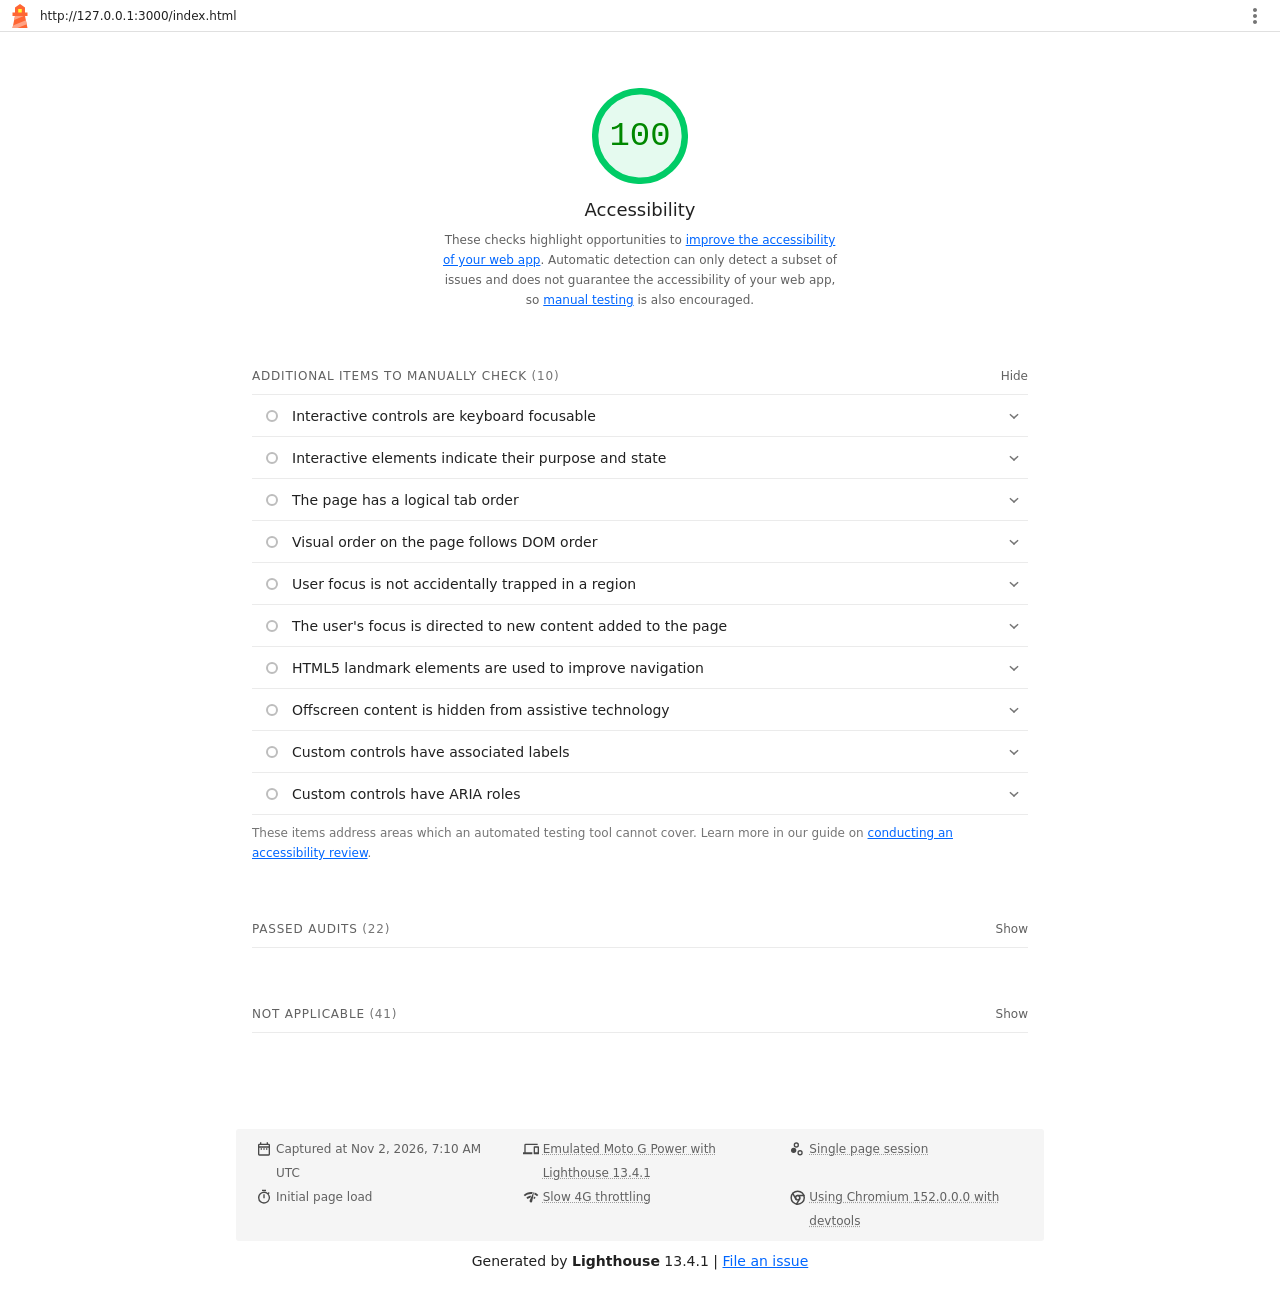
<file: lighthouse/accessibility-index.html>
<!--
@license
Copyright 2018 Google LLC
SPDX-License-Identifier: Apache-2.0
-->
<!doctype html>
<html lang="en">
<head>
  <meta charset="utf-8">
  <meta name="viewport" content="width=device-width, initial-scale=1, minimum-scale=1">
  <link rel="icon" href='data:image/svg+xml;utf8,<svg fill="none" xmlns="http://www.w3.org/2000/svg" viewBox="0 0 48 48"><path d="m14 7 10-7 10 7v10h5v7h-5l5 24H9l5-24H9v-7h5V7Z" fill="%23F63"/><path d="M31.561 24H14l-1.689 8.105L31.561 24ZM18.983 48H9l1.022-4.907L35.723 32.27l1.663 7.98L18.983 48Z" fill="%23FFA385"/><path fill="%23FF3" d="M20.5 10h7v7h-7z"/></svg>'>
  <title>Lighthouse Report</title>
  <style>body {margin: 0}</style>
</head>
<body>
  <noscript>Lighthouse report requires JavaScript. Please enable.</noscript>

  <div id="lh-log"></div>

  <script>window.__LIGHTHOUSE_JSON__ = {"lighthouseVersion":"13.4.1","requestedUrl":"http://127.0.0.1:3000/index.html","mainDocumentUrl":"http://127.0.0.1:3000/index.html","finalDisplayedUrl":"http://127.0.0.1:3000/index.html","finalUrl":"http://127.0.0.1:3000/index.html","fetchTime":"2026-11-02T07:10:44.760Z","gatherMode":"navigation","runWarnings":[],"userAgent":"Mozilla/5.0 (Macintosh; Intel Mac OS X 10_15_7) AppleWebKit/537.36 (KHTML, like Gecko) Chrome/152.0.0.0 Safari/537.36","environment":{"networkUserAgent":"Mozilla/5.0 (Linux; Android 11; moto g power (2022)) AppleWebKit/537.36 (KHTML, like Gecko) Chrome/152.0.0.0 Mobile Safari/537.36","hostUserAgent":"Mozilla/5.0 (Macintosh; Intel Mac OS X 10_15_7) AppleWebKit/537.36 (KHTML, like Gecko) Chrome/152.0.0.0 Safari/537.36","benchmarkIndex":4177.5,"credits":{"axe-core":"4.12.1"}},"audits":{"accesskeys":{"id":"accesskeys","title":"`[accesskey]` values are unique","description":"Access keys let users quickly focus a part of the page. For proper navigation, each access key must be unique. [Learn more about access keys](https://dequeuniversity.com/rules/axe/4.12/accesskeys).","score":null,"scoreDisplayMode":"notApplicable"},"aria-allowed-attr":{"id":"aria-allowed-attr","title":"`[aria-*]` attributes match their roles","description":"Each ARIA `role` supports a specific subset of `aria-*` attributes. Mismatching these invalidates the `aria-*` attributes. [Learn how to match ARIA attributes to their roles](https://dequeuniversity.com/rules/axe/4.12/aria-allowed-attr).","score":1,"scoreDisplayMode":"binary","details":{"type":"table","headings":[{"key":"node","valueType":"node","subItemsHeading":{"key":"relatedNode","valueType":"node"},"label":"Failing Elements"}],"items":[]}},"aria-allowed-role":{"id":"aria-allowed-role","title":"Uses ARIA roles only on compatible elements","description":"Many HTML elements can only be assigned certain ARIA roles. Using ARIA roles where they are not allowed can interfere with the accessibility of the web page. [Learn more about ARIA roles](https://dequeuniversity.com/rules/axe/4.12/aria-allowed-role).","score":null,"scoreDisplayMode":"notApplicable"},"aria-command-name":{"id":"aria-command-name","title":"`button`, `link`, and `menuitem` elements have accessible names","description":"When an element doesn't have an accessible name, screen readers announce it with a generic name, making it unusable for users who rely on screen readers. [Learn how to make command elements more accessible](https://dequeuniversity.com/rules/axe/4.12/aria-command-name).","score":null,"scoreDisplayMode":"notApplicable"},"aria-conditional-attr":{"id":"aria-conditional-attr","title":"ARIA attributes are used as specified for the element's role","description":"Some ARIA attributes are only allowed on an element under certain conditions. [Learn more about conditional ARIA attributes](https://dequeuniversity.com/rules/axe/4.12/aria-conditional-attr).","score":1,"scoreDisplayMode":"binary","details":{"type":"table","headings":[{"key":"node","valueType":"node","subItemsHeading":{"key":"relatedNode","valueType":"node"},"label":"Failing Elements"}],"items":[]}},"aria-deprecated-role":{"id":"aria-deprecated-role","title":"Deprecated ARIA roles were not used","description":"Deprecated ARIA roles may not be processed correctly by assistive technology. [Learn more about deprecated ARIA roles](https://dequeuniversity.com/rules/axe/4.12/aria-deprecated-role).","score":null,"scoreDisplayMode":"notApplicable"},"aria-dialog-name":{"id":"aria-dialog-name","title":"Elements with `role=\"dialog\"` or `role=\"alertdialog\"` have accessible names.","description":"ARIA dialog elements without accessible names may prevent screen readers users from discerning the purpose of these elements. [Learn how to make ARIA dialog elements more accessible](https://dequeuniversity.com/rules/axe/4.12/aria-dialog-name).","score":null,"scoreDisplayMode":"notApplicable"},"aria-hidden-body":{"id":"aria-hidden-body","title":"`[aria-hidden=\"true\"]` is not present on the document `\u003cbody>`","description":"Assistive technologies, like screen readers, work inconsistently when `aria-hidden=\"true\"` is set on the document `\u003cbody>`. [Learn how `aria-hidden` affects the document body](https://dequeuniversity.com/rules/axe/4.12/aria-hidden-body).","score":1,"scoreDisplayMode":"binary","details":{"type":"table","headings":[{"key":"node","valueType":"node","subItemsHeading":{"key":"relatedNode","valueType":"node"},"label":"Failing Elements"}],"items":[]}},"aria-hidden-focus":{"id":"aria-hidden-focus","title":"`[aria-hidden=\"true\"]` elements do not contain focusable descendents","description":"Focusable descendents within an `[aria-hidden=\"true\"]` element prevent those interactive elements from being available to users of assistive technologies like screen readers. [Learn how `aria-hidden` affects focusable elements](https://dequeuniversity.com/rules/axe/4.12/aria-hidden-focus).","score":1,"scoreDisplayMode":"binary","details":{"type":"table","headings":[{"key":"node","valueType":"node","subItemsHeading":{"key":"relatedNode","valueType":"node"},"label":"Failing Elements"}],"items":[]}},"aria-input-field-name":{"id":"aria-input-field-name","title":"ARIA input fields have accessible names","description":"When an input field doesn't have an accessible name, screen readers announce it with a generic name, making it unusable for users who rely on screen readers. [Learn more about input field labels](https://dequeuniversity.com/rules/axe/4.12/aria-input-field-name).","score":null,"scoreDisplayMode":"notApplicable"},"aria-meter-name":{"id":"aria-meter-name","title":"ARIA `meter` elements have accessible names","description":"When a meter element doesn't have an accessible name, screen readers announce it with a generic name, making it unusable for users who rely on screen readers. [Learn how to name `meter` elements](https://dequeuniversity.com/rules/axe/4.12/aria-meter-name).","score":null,"scoreDisplayMode":"notApplicable"},"aria-progressbar-name":{"id":"aria-progressbar-name","title":"ARIA `progressbar` elements have accessible names","description":"When a `progressbar` element doesn't have an accessible name, screen readers announce it with a generic name, making it unusable for users who rely on screen readers. [Learn how to label `progressbar` elements](https://dequeuniversity.com/rules/axe/4.12/aria-progressbar-name).","score":null,"scoreDisplayMode":"notApplicable"},"aria-prohibited-attr":{"id":"aria-prohibited-attr","title":"Elements use only permitted ARIA attributes","description":"Using ARIA attributes in roles where they are prohibited can mean that important information is not communicated to users of assistive technologies. [Learn more about prohibited ARIA roles](https://dequeuniversity.com/rules/axe/4.12/aria-prohibited-attr).","score":1,"scoreDisplayMode":"binary","details":{"type":"table","headings":[{"key":"node","valueType":"node","subItemsHeading":{"key":"relatedNode","valueType":"node"},"label":"Failing Elements"}],"items":[]}},"aria-required-attr":{"id":"aria-required-attr","title":"`[role]`s have all required `[aria-*]` attributes","description":"Some ARIA roles have required attributes that describe the state of the element to screen readers. [Learn more about roles and required attributes](https://dequeuniversity.com/rules/axe/4.12/aria-required-attr).","score":null,"scoreDisplayMode":"notApplicable"},"aria-required-children":{"id":"aria-required-children","title":"Elements with an ARIA `[role]` that require children to contain a specific `[role]` have all required children.","description":"Some ARIA parent roles must contain specific child roles to perform their intended accessibility functions. [Learn more about roles and required children elements](https://dequeuniversity.com/rules/axe/4.12/aria-required-children).","score":null,"scoreDisplayMode":"notApplicable"},"aria-required-parent":{"id":"aria-required-parent","title":"`[role]`s are contained by their required parent element","description":"Some ARIA child roles must be contained by specific parent roles to properly perform their intended accessibility functions. [Learn more about ARIA roles and required parent element](https://dequeuniversity.com/rules/axe/4.12/aria-required-parent).","score":null,"scoreDisplayMode":"notApplicable"},"aria-roles":{"id":"aria-roles","title":"`[role]` values are valid","description":"ARIA roles must have valid values in order to perform their intended accessibility functions. [Learn more about valid ARIA roles](https://dequeuniversity.com/rules/axe/4.12/aria-roles).","score":null,"scoreDisplayMode":"notApplicable"},"aria-text":{"id":"aria-text","title":"Elements with the `role=text` attribute do not have focusable descendents.","description":"Adding `role=text` around a text node split by markup enables VoiceOver to treat it as one phrase, but the element's focusable descendents will not be announced. [Learn more about the `role=text` attribute](https://dequeuniversity.com/rules/axe/4.12/aria-text).","score":null,"scoreDisplayMode":"notApplicable"},"aria-toggle-field-name":{"id":"aria-toggle-field-name","title":"ARIA toggle fields have accessible names","description":"When a toggle field doesn't have an accessible name, screen readers announce it with a generic name, making it unusable for users who rely on screen readers. [Learn more about toggle fields](https://dequeuniversity.com/rules/axe/4.12/aria-toggle-field-name).","score":null,"scoreDisplayMode":"notApplicable"},"aria-tooltip-name":{"id":"aria-tooltip-name","title":"ARIA `tooltip` elements have accessible names","description":"When a tooltip element doesn't have an accessible name, screen readers announce it with a generic name, making it unusable for users who rely on screen readers. [Learn how to name `tooltip` elements](https://dequeuniversity.com/rules/axe/4.12/aria-tooltip-name).","score":null,"scoreDisplayMode":"notApplicable"},"aria-treeitem-name":{"id":"aria-treeitem-name","title":"ARIA `treeitem` elements have accessible names","description":"When a `treeitem` element doesn't have an accessible name, screen readers announce it with a generic name, making it unusable for users who rely on screen readers. [Learn more about labeling `treeitem` elements](https://dequeuniversity.com/rules/axe/4.12/aria-treeitem-name).","score":null,"scoreDisplayMode":"notApplicable"},"aria-valid-attr-value":{"id":"aria-valid-attr-value","title":"`[aria-*]` attributes have valid values","description":"Assistive technologies, like screen readers, can't interpret ARIA attributes with invalid values. [Learn more about valid values for ARIA attributes](https://dequeuniversity.com/rules/axe/4.12/aria-valid-attr-value).","score":1,"scoreDisplayMode":"binary","details":{"type":"table","headings":[{"key":"node","valueType":"node","subItemsHeading":{"key":"relatedNode","valueType":"node"},"label":"Failing Elements"}],"items":[]}},"aria-valid-attr":{"id":"aria-valid-attr","title":"`[aria-*]` attributes are valid and not misspelled","description":"Assistive technologies, like screen readers, can't interpret ARIA attributes with invalid names. [Learn more about valid ARIA attributes](https://dequeuniversity.com/rules/axe/4.12/aria-valid-attr).","score":1,"scoreDisplayMode":"binary","details":{"type":"table","headings":[{"key":"node","valueType":"node","subItemsHeading":{"key":"relatedNode","valueType":"node"},"label":"Failing Elements"}],"items":[]}},"button-name":{"id":"button-name","title":"Buttons have an accessible name","description":"When a button doesn't have an accessible name, screen readers announce it as \"button\", making it unusable for users who rely on screen readers. [Learn how to make buttons more accessible](https://dequeuniversity.com/rules/axe/4.12/button-name).","score":1,"scoreDisplayMode":"binary","details":{"type":"table","headings":[{"key":"node","valueType":"node","subItemsHeading":{"key":"relatedNode","valueType":"node"},"label":"Failing Elements"}],"items":[]}},"bypass":{"id":"bypass","title":"The page contains a heading, skip link, or landmark region","description":"Adding ways to bypass repetitive content lets keyboard users navigate the page more efficiently. [Learn more about bypass blocks](https://dequeuniversity.com/rules/axe/4.12/bypass).","score":null,"scoreDisplayMode":"notApplicable"},"color-contrast":{"id":"color-contrast","title":"Background and foreground colors have a sufficient contrast ratio","description":"Low-contrast text is difficult or impossible for many users to read. [Learn how to provide sufficient color contrast](https://dequeuniversity.com/rules/axe/4.12/color-contrast).","score":1,"scoreDisplayMode":"binary","details":{"type":"table","headings":[{"key":"node","valueType":"node","subItemsHeading":{"key":"relatedNode","valueType":"node"},"label":"Failing Elements"}],"items":[]}},"definition-list":{"id":"definition-list","title":"`\u003cdl>`'s contain only properly-ordered `\u003cdt>` and `\u003cdd>` groups, `\u003cscript>`, `\u003ctemplate>` or `\u003cdiv>` elements.","description":"When definition lists are not properly marked up, screen readers may produce confusing or inaccurate output. [Learn how to structure definition lists correctly](https://dequeuniversity.com/rules/axe/4.12/definition-list).","score":null,"scoreDisplayMode":"notApplicable"},"dlitem":{"id":"dlitem","title":"Definition list items are wrapped in `\u003cdl>` elements","description":"Definition list items (`\u003cdt>` and `\u003cdd>`) must be wrapped in a parent `\u003cdl>` element to ensure that screen readers can properly announce them. [Learn how to structure definition lists correctly](https://dequeuniversity.com/rules/axe/4.12/dlitem).","score":null,"scoreDisplayMode":"notApplicable"},"document-title":{"id":"document-title","title":"Document has a `\u003ctitle>` element","description":"The title gives screen reader users an overview of the page, and search engine users rely on it heavily to determine if a page is relevant to their search. [Learn more about document titles](https://dequeuniversity.com/rules/axe/4.12/document-title).","score":1,"scoreDisplayMode":"binary","details":{"type":"table","headings":[{"key":"node","valueType":"node","subItemsHeading":{"key":"relatedNode","valueType":"node"},"label":"Failing Elements"}],"items":[]}},"duplicate-id-aria":{"id":"duplicate-id-aria","title":"ARIA IDs are unique","description":"The value of an ARIA ID must be unique to prevent other instances from being overlooked by assistive technologies. [Learn how to fix duplicate ARIA IDs](https://dequeuniversity.com/rules/axe/4.12/duplicate-id-aria).","score":null,"scoreDisplayMode":"notApplicable"},"empty-heading":{"id":"empty-heading","title":"All heading elements contain content.","description":"A heading with no content or inaccessible text prevent screen reader users from accessing information on the page's structure. [Learn more about headings](https://dequeuniversity.com/rules/axe/4.12/empty-heading).","score":null,"scoreDisplayMode":"notApplicable"},"form-field-multiple-labels":{"id":"form-field-multiple-labels","title":"No form fields have multiple labels","description":"Form fields with multiple labels can be confusingly announced by assistive technologies like screen readers which use either the first, the last, or all of the labels. [Learn how to use form labels](https://dequeuniversity.com/rules/axe/4.12/form-field-multiple-labels).","score":null,"scoreDisplayMode":"notApplicable"},"frame-title":{"id":"frame-title","title":"`\u003cframe>` or `\u003ciframe>` elements have a title","description":"Screen reader users rely on frame titles to describe the contents of frames. [Learn more about frame titles](https://dequeuniversity.com/rules/axe/4.12/frame-title).","score":null,"scoreDisplayMode":"notApplicable"},"heading-order":{"id":"heading-order","title":"Heading elements appear in a sequentially-descending order","description":"Properly ordered headings that do not skip levels convey the semantic structure of the page, making it easier to navigate and understand when using assistive technologies. [Learn more about heading order](https://dequeuniversity.com/rules/axe/4.12/heading-order).","score":1,"scoreDisplayMode":"binary","details":{"type":"table","headings":[{"key":"node","valueType":"node","subItemsHeading":{"key":"relatedNode","valueType":"node"},"label":"Failing Elements"}],"items":[]}},"html-has-lang":{"id":"html-has-lang","title":"`\u003chtml>` element has a `[lang]` attribute","description":"If a page doesn't specify a `lang` attribute, a screen reader assumes that the page is in the default language that the user chose when setting up the screen reader. If the page isn't actually in the default language, then the screen reader might not announce the page's text correctly. [Learn more about the `lang` attribute](https://dequeuniversity.com/rules/axe/4.12/html-has-lang).","score":1,"scoreDisplayMode":"binary","details":{"type":"table","headings":[{"key":"node","valueType":"node","subItemsHeading":{"key":"relatedNode","valueType":"node"},"label":"Failing Elements"}],"items":[]}},"html-lang-valid":{"id":"html-lang-valid","title":"`\u003chtml>` element has a valid value for its `[lang]` attribute","description":"Specifying a valid [BCP 47 language](https://www.w3.org/International/questions/qa-choosing-language-tags#question) helps screen readers announce text properly. [Learn how to use the `lang` attribute](https://dequeuniversity.com/rules/axe/4.12/html-lang-valid).","score":1,"scoreDisplayMode":"binary","details":{"type":"table","headings":[{"key":"node","valueType":"node","subItemsHeading":{"key":"relatedNode","valueType":"node"},"label":"Failing Elements"}],"items":[]}},"html-xml-lang-mismatch":{"id":"html-xml-lang-mismatch","title":"`\u003chtml>` element has an `[xml:lang]` attribute with the same base language as the `[lang]` attribute.","description":"If the webpage does not specify a consistent language, then the screen reader might not announce the page's text correctly. [Learn more about the `lang` attribute](https://dequeuniversity.com/rules/axe/4.12/html-xml-lang-mismatch).","score":null,"scoreDisplayMode":"notApplicable"},"identical-links-same-purpose":{"id":"identical-links-same-purpose","title":"Identical links have the same purpose.","description":"Links with the same destination should have the same description, to help users understand the link's purpose and decide whether to follow it. [Learn more about identical links](https://dequeuniversity.com/rules/axe/4.12/identical-links-same-purpose).","score":null,"scoreDisplayMode":"notApplicable"},"image-alt":{"id":"image-alt","title":"Image elements have `[alt]` attributes","description":"Informative elements should aim for short, descriptive alternate text. Decorative elements can be ignored with an empty alt attribute. [Learn more about the `alt` attribute](https://dequeuniversity.com/rules/axe/4.12/image-alt).","score":1,"scoreDisplayMode":"binary","details":{"type":"table","headings":[{"key":"node","valueType":"node","subItemsHeading":{"key":"relatedNode","valueType":"node"},"label":"Failing Elements"}],"items":[]}},"image-redundant-alt":{"id":"image-redundant-alt","title":"Image elements do not have `[alt]` attributes that are redundant text.","description":"Informative elements should aim for short, descriptive alternative text. Alternative text that is exactly the same as the text adjacent to the link or image is potentially confusing for screen reader users, because the text will be read twice. [Learn more about the `alt` attribute](https://dequeuniversity.com/rules/axe/4.12/image-redundant-alt).","score":null,"scoreDisplayMode":"notApplicable"},"input-button-name":{"id":"input-button-name","title":"Input buttons have discernible text.","description":"Adding discernable and accessible text to input buttons may help screen reader users understand the purpose of the input button. [Learn more about input buttons](https://dequeuniversity.com/rules/axe/4.12/input-button-name).","score":null,"scoreDisplayMode":"notApplicable"},"input-image-alt":{"id":"input-image-alt","title":"`\u003cinput type=\"image\">` elements have `[alt]` text","description":"When an image is being used as an `\u003cinput>` button, providing alternative text can help screen reader users understand the purpose of the button. [Learn about input image alt text](https://dequeuniversity.com/rules/axe/4.12/input-image-alt).","score":null,"scoreDisplayMode":"notApplicable"},"label-content-name-mismatch":{"id":"label-content-name-mismatch","title":"Elements with visible text labels have matching accessible names.","description":"Visible text labels that do not match the accessible name can result in a confusing experience for screen reader users. [Learn more about accessible names](https://dequeuniversity.com/rules/axe/4.12/label-content-name-mismatch).","score":null,"scoreDisplayMode":"notApplicable"},"label":{"id":"label","title":"Form elements have associated labels","description":"Labels ensure that form controls are announced properly by assistive technologies, like screen readers. [Learn more about form element labels](https://dequeuniversity.com/rules/axe/4.12/label).","score":null,"scoreDisplayMode":"notApplicable"},"landmark-one-main":{"id":"landmark-one-main","title":"Document has a main landmark.","description":"One main landmark helps screen reader users navigate a web page. [Learn more about landmarks](https://dequeuniversity.com/rules/axe/4.12/landmark-one-main).","score":1,"scoreDisplayMode":"binary","details":{"type":"table","headings":[{"key":"node","valueType":"node","subItemsHeading":{"key":"relatedNode","valueType":"node"},"label":"Failing Elements"}],"items":[]}},"link-name":{"id":"link-name","title":"Links have a discernible name","description":"Link text (and alternate text for images, when used as links) that is discernible, unique, and focusable improves the navigation experience for screen reader users. [Learn how to make links accessible](https://dequeuniversity.com/rules/axe/4.12/link-name).","score":1,"scoreDisplayMode":"binary","details":{"type":"table","headings":[{"key":"node","valueType":"node","subItemsHeading":{"key":"relatedNode","valueType":"node"},"label":"Failing Elements"}],"items":[]}},"link-in-text-block":{"id":"link-in-text-block","title":"Links are distinguishable without relying on color.","description":"Low-contrast text is difficult or impossible for many users to read. Link text that is discernible improves the experience for users with low vision. [Learn how to make links distinguishable](https://dequeuniversity.com/rules/axe/4.12/link-in-text-block).","score":1,"scoreDisplayMode":"binary","details":{"type":"table","headings":[{"key":"node","valueType":"node","subItemsHeading":{"key":"relatedNode","valueType":"node"},"label":"Failing Elements"}],"items":[]}},"list":{"id":"list","title":"Lists contain only `\u003cli>` elements and script supporting elements (`\u003cscript>` and `\u003ctemplate>`).","description":"Screen readers have a specific way of announcing lists. Ensuring proper list structure aids screen reader output. [Learn more about proper list structure](https://dequeuniversity.com/rules/axe/4.12/list).","score":1,"scoreDisplayMode":"binary","details":{"type":"table","headings":[{"key":"node","valueType":"node","subItemsHeading":{"key":"relatedNode","valueType":"node"},"label":"Failing Elements"}],"items":[]}},"listitem":{"id":"listitem","title":"List items (`\u003cli>`) are contained within `\u003cul>`, `\u003col>` or `\u003cmenu>` parent elements","description":"Screen readers require list items (`\u003cli>`) to be contained within a parent `\u003cul>`, `\u003col>` or `\u003cmenu>` to be announced properly. [Learn more about proper list structure](https://dequeuniversity.com/rules/axe/4.12/listitem).","score":1,"scoreDisplayMode":"binary","details":{"type":"table","headings":[{"key":"node","valueType":"node","subItemsHeading":{"key":"relatedNode","valueType":"node"},"label":"Failing Elements"}],"items":[]}},"meta-refresh":{"id":"meta-refresh","title":"The document does not use `\u003cmeta http-equiv=\"refresh\">`","description":"Users do not expect a page to refresh automatically, and doing so will move focus back to the top of the page. This may create a frustrating or confusing experience. [Learn more about the refresh meta tag](https://dequeuniversity.com/rules/axe/4.12/meta-refresh).","score":null,"scoreDisplayMode":"notApplicable"},"meta-viewport":{"id":"meta-viewport","title":"`[user-scalable=\"no\"]` is not used in the `\u003cmeta name=\"viewport\">` element and the `[maximum-scale]` attribute is not less than 5.","description":"Disabling zooming is problematic for users with low vision who rely on screen magnification to properly see the contents of a web page. [Learn more about the viewport meta tag](https://dequeuniversity.com/rules/axe/4.12/meta-viewport).","score":1,"scoreDisplayMode":"binary","details":{"type":"table","headings":[{"key":"node","valueType":"node","subItemsHeading":{"key":"relatedNode","valueType":"node"},"label":"Failing Elements"}],"items":[]}},"object-alt":{"id":"object-alt","title":"`\u003cobject>` elements have alternate text","description":"Screen readers cannot translate non-text content. Adding alternate text to `\u003cobject>` elements helps screen readers convey meaning to users. [Learn more about alt text for `object` elements](https://dequeuniversity.com/rules/axe/4.12/object-alt).","score":null,"scoreDisplayMode":"notApplicable"},"select-name":{"id":"select-name","title":"Select elements have associated label elements.","description":"Form elements without effective labels can create frustrating experiences for screen reader users. [Learn more about the `select` element](https://dequeuniversity.com/rules/axe/4.12/select-name).","score":null,"scoreDisplayMode":"notApplicable"},"skip-link":{"id":"skip-link","title":"Skip links are focusable.","description":"Including a skip link can help users skip to the main content to save time. [Learn more about skip links](https://dequeuniversity.com/rules/axe/4.12/skip-link).","score":1,"scoreDisplayMode":"binary","details":{"type":"table","headings":[{"key":"node","valueType":"node","subItemsHeading":{"key":"relatedNode","valueType":"node"},"label":"Failing Elements"}],"items":[]}},"tabindex":{"id":"tabindex","title":"No element has a `[tabindex]` value greater than 0","description":"A value greater than 0 implies an explicit navigation ordering. Although technically valid, this often creates frustrating experiences for users who rely on assistive technologies. [Learn more about the `tabindex` attribute](https://dequeuniversity.com/rules/axe/4.12/tabindex).","score":null,"scoreDisplayMode":"notApplicable"},"table-duplicate-name":{"id":"table-duplicate-name","title":"Tables have different content in the summary attribute and `\u003ccaption>`.","description":"The summary attribute should describe the table structure, while `\u003ccaption>` should have the onscreen title. Accurate table mark-up helps users of screen readers. [Learn more about summary and caption](https://dequeuniversity.com/rules/axe/4.12/table-duplicate-name).","score":null,"scoreDisplayMode":"notApplicable"},"table-fake-caption":{"id":"table-fake-caption","title":"Tables use `\u003ccaption>` instead of cells with the `[colspan]` attribute to indicate a caption.","description":"Screen readers have features to make navigating tables easier. Ensuring that tables use the actual caption element instead of cells with the `[colspan]` attribute may improve the experience for screen reader users. [Learn more about captions](https://dequeuniversity.com/rules/axe/4.12/table-fake-caption).","score":null,"scoreDisplayMode":"notApplicable"},"target-size":{"id":"target-size","title":"Touch targets have sufficient size and spacing.","description":"Touch targets with sufficient size and spacing help users who may have difficulty targeting small controls to activate the targets. [Learn more about touch targets](https://dequeuniversity.com/rules/axe/4.12/target-size).","score":1,"scoreDisplayMode":"binary","details":{"type":"table","headings":[{"key":"node","valueType":"node","subItemsHeading":{"key":"relatedNode","valueType":"node"},"label":"Failing Elements"}],"items":[]}},"td-has-header":{"id":"td-has-header","title":"`\u003ctd>` elements in a large `\u003ctable>` have one or more table headers.","description":"Screen readers have features to make navigating tables easier. Ensuring that `\u003ctd>` elements in a large table (3 or more cells in width and height) have an associated table header may improve the experience for screen reader users. [Learn more about table headers](https://dequeuniversity.com/rules/axe/4.12/td-has-header).","score":null,"scoreDisplayMode":"notApplicable"},"td-headers-attr":{"id":"td-headers-attr","title":"Cells in a `\u003ctable>` element that use the `[headers]` attribute refer to table cells within the same table.","description":"Screen readers have features to make navigating tables easier. Ensuring `\u003ctd>` cells using the `[headers]` attribute only refer to other cells in the same table may improve the experience for screen reader users. [Learn more about the `headers` attribute](https://dequeuniversity.com/rules/axe/4.12/td-headers-attr).","score":null,"scoreDisplayMode":"notApplicable"},"th-has-data-cells":{"id":"th-has-data-cells","title":"`\u003cth>` elements and elements with `[role=\"columnheader\"/\"rowheader\"]` have data cells they describe.","description":"Screen readers have features to make navigating tables easier. Ensuring table headers always refer to some set of cells may improve the experience for screen reader users. [Learn more about table headers](https://dequeuniversity.com/rules/axe/4.12/th-has-data-cells).","score":null,"scoreDisplayMode":"notApplicable"},"valid-lang":{"id":"valid-lang","title":"`[lang]` attributes have a valid value","description":"Specifying a valid [BCP 47 language](https://www.w3.org/International/questions/qa-choosing-language-tags#question) on elements helps ensure that text is pronounced correctly by a screen reader. [Learn how to use the `lang` attribute](https://dequeuniversity.com/rules/axe/4.12/valid-lang).","score":null,"scoreDisplayMode":"notApplicable"},"video-caption":{"id":"video-caption","title":"`\u003cvideo>` elements contain a `\u003ctrack>` element with `[kind=\"captions\"]`","description":"When a video provides a caption it is easier for deaf and hearing impaired users to access its information. [Learn more about video captions](https://dequeuniversity.com/rules/axe/4.12/video-caption).","score":null,"scoreDisplayMode":"notApplicable"},"custom-controls-labels":{"id":"custom-controls-labels","title":"Custom controls have associated labels","description":"Custom interactive controls have associated labels, provided by aria-label or aria-labelledby. [Learn more about custom controls and labels](https://developer.chrome.com/docs/lighthouse/accessibility/custom-controls-labels/).","score":null,"scoreDisplayMode":"manual"},"custom-controls-roles":{"id":"custom-controls-roles","title":"Custom controls have ARIA roles","description":"Custom interactive controls have appropriate ARIA roles. [Learn how to add roles to custom controls](https://developer.chrome.com/docs/lighthouse/accessibility/custom-control-roles/).","score":null,"scoreDisplayMode":"manual"},"focus-traps":{"id":"focus-traps","title":"User focus is not accidentally trapped in a region","description":"A user can tab into and out of any control or region without accidentally trapping their focus. [Learn how to avoid focus traps](https://developer.chrome.com/docs/lighthouse/accessibility/focus-traps/).","score":null,"scoreDisplayMode":"manual"},"focusable-controls":{"id":"focusable-controls","title":"Interactive controls are keyboard focusable","description":"Custom interactive controls are keyboard focusable and display a focus indicator. [Learn how to make custom controls focusable](https://developer.chrome.com/docs/lighthouse/accessibility/focusable-controls/).","score":null,"scoreDisplayMode":"manual"},"interactive-element-affordance":{"id":"interactive-element-affordance","title":"Interactive elements indicate their purpose and state","description":"Interactive elements, such as links and buttons, should indicate their state and be distinguishable from non-interactive elements. [Learn how to decorate interactive elements with affordance hints](https://developer.chrome.com/docs/lighthouse/accessibility/interactive-element-affordance/).","score":null,"scoreDisplayMode":"manual"},"logical-tab-order":{"id":"logical-tab-order","title":"The page has a logical tab order","description":"Tabbing through the page follows the visual layout. Users cannot focus elements that are offscreen. [Learn more about logical tab ordering](https://developer.chrome.com/docs/lighthouse/accessibility/logical-tab-order/).","score":null,"scoreDisplayMode":"manual"},"managed-focus":{"id":"managed-focus","title":"The user's focus is directed to new content added to the page","description":"If new content, such as a dialog, is added to the page, the user's focus is directed to it. [Learn how to direct focus to new content](https://developer.chrome.com/docs/lighthouse/accessibility/managed-focus/).","score":null,"scoreDisplayMode":"manual"},"offscreen-content-hidden":{"id":"offscreen-content-hidden","title":"Offscreen content is hidden from assistive technology","description":"Offscreen content is hidden with display: none or aria-hidden=true. [Learn how to properly hide offscreen content](https://developer.chrome.com/docs/lighthouse/accessibility/offscreen-content-hidden/).","score":null,"scoreDisplayMode":"manual"},"use-landmarks":{"id":"use-landmarks","title":"HTML5 landmark elements are used to improve navigation","description":"Landmark elements (`\u003cmain>`, `\u003cnav>`, etc.) are used to improve the keyboard navigation of the page for assistive technology. [Learn more about landmark elements](https://developer.chrome.com/docs/lighthouse/accessibility/use-landmarks/).","score":null,"scoreDisplayMode":"manual"},"visual-order-follows-dom":{"id":"visual-order-follows-dom","title":"Visual order on the page follows DOM order","description":"DOM order matches the visual order, improving navigation for assistive technology. [Learn more about DOM and visual ordering](https://developer.chrome.com/docs/lighthouse/accessibility/visual-order-follows-dom/).","score":null,"scoreDisplayMode":"manual"},"autocomplete-valid":{"id":"autocomplete-valid","title":"`autocomplete` attributes are used correctly","description":"The `autocomplete` attribute values must be valid and correctly applied for screen readers to function correctly. [Learn more about valid autocomplete values](https://dequeuniversity.com/rules/axe/4.12/autocomplete-valid).","score":null,"scoreDisplayMode":"notApplicable"},"presentation-role-conflict":{"id":"presentation-role-conflict","title":"Elements with `role=\"none\"` or `role=\"presentation\"` do not have conflicts","description":"There are certain cases where the semantic role of an element with `role=\"none\"` or `role=\"presentation\"` does not resolve to none or presentation. To ensure the element remains removed from the accessibility tree, you should not add any global ARIA attributes to the element or make it focusable. [Learn more about presentation role conflict](https://dequeuniversity.com/rules/axe/4.12/presentation-role-conflict).","score":null,"scoreDisplayMode":"notApplicable"},"svg-img-alt":{"id":"svg-img-alt","title":"SVG elements with an `img` role have an accessible text alternative","description":"Ensures SVG elements with an `img`, `graphics-document` or `graphics-symbol` role have an accessible text alternative. [Learn more about SVG alt text](https://dequeuniversity.com/rules/axe/4.12/svg-img-alt).","score":null,"scoreDisplayMode":"notApplicable"}},"configSettings":{"output":"json","maxWaitForFcp":30000,"maxWaitForLoad":45000,"pauseAfterFcpMs":1000,"pauseAfterLoadMs":1000,"networkQuietThresholdMs":1000,"cpuQuietThresholdMs":1000,"formFactor":"mobile","throttling":{"rttMs":150,"throughputKbps":1638.4,"requestLatencyMs":562.5,"downloadThroughputKbps":1474.5600000000002,"uploadThroughputKbps":675,"cpuSlowdownMultiplier":4},"throttlingMethod":"simulate","screenEmulation":{"mobile":true,"width":412,"height":823,"deviceScaleFactor":1.75,"disabled":true},"emulatedUserAgent":"Mozilla/5.0 (Linux; Android 11; moto g power (2022)) AppleWebKit/537.36 (KHTML, like Gecko) Chrome/136.0.0.0 Mobile Safari/537.36","auditMode":false,"gatherMode":false,"clearStorageTypes":["file_systems","shader_cache","service_workers","cache_storage"],"disableStorageReset":false,"debugNavigation":false,"channel":"devtools","usePassiveGathering":false,"disableFullPageScreenshot":false,"skipAboutBlank":false,"blankPage":"about:blank","ignoreStatusCode":true,"locale":"en-US","blockedUrlPatterns":null,"additionalTraceCategories":"","extraHeaders":null,"precomputedLanternData":null,"onlyAudits":null,"onlyCategories":["accessibility"],"skipAudits":null},"categories":{"accessibility":{"title":"Accessibility","description":"These checks highlight opportunities to [improve the accessibility of your web app](https://developer.chrome.com/docs/lighthouse/accessibility/). Automatic detection can only detect a subset of issues and does not guarantee the accessibility of your web app, so [manual testing](https://web.dev/articles/how-to-review) is also encouraged.","manualDescription":"These items address areas which an automated testing tool cannot cover. Learn more in our guide on [conducting an accessibility review](https://web.dev/articles/how-to-review).","supportedModes":["navigation","snapshot"],"auditRefs":[{"id":"accesskeys","weight":0,"group":"a11y-navigation"},{"id":"aria-allowed-attr","weight":10,"group":"a11y-aria"},{"id":"aria-command-name","weight":0,"group":"a11y-aria"},{"id":"aria-conditional-attr","weight":7,"group":"a11y-aria"},{"id":"aria-deprecated-role","weight":0,"group":"a11y-aria"},{"id":"aria-dialog-name","weight":0,"group":"a11y-aria"},{"id":"aria-hidden-body","weight":10,"group":"a11y-aria"},{"id":"aria-hidden-focus","weight":7,"group":"a11y-aria"},{"id":"aria-input-field-name","weight":0,"group":"a11y-aria"},{"id":"aria-meter-name","weight":0,"group":"a11y-aria"},{"id":"aria-progressbar-name","weight":0,"group":"a11y-aria"},{"id":"aria-prohibited-attr","weight":7,"group":"a11y-aria"},{"id":"aria-required-attr","weight":0,"group":"a11y-aria"},{"id":"aria-required-children","weight":0,"group":"a11y-aria"},{"id":"aria-required-parent","weight":0,"group":"a11y-aria"},{"id":"aria-roles","weight":0,"group":"a11y-aria"},{"id":"aria-text","weight":0,"group":"a11y-aria"},{"id":"aria-toggle-field-name","weight":0,"group":"a11y-aria"},{"id":"aria-tooltip-name","weight":0,"group":"a11y-aria"},{"id":"aria-treeitem-name","weight":0,"group":"a11y-aria"},{"id":"aria-valid-attr-value","weight":10,"group":"a11y-aria"},{"id":"aria-valid-attr","weight":10,"group":"a11y-aria"},{"id":"button-name","weight":10,"group":"a11y-names-labels"},{"id":"bypass","weight":0,"group":"a11y-navigation"},{"id":"color-contrast","weight":7,"group":"a11y-color-contrast"},{"id":"definition-list","weight":0,"group":"a11y-tables-lists"},{"id":"dlitem","weight":0,"group":"a11y-tables-lists"},{"id":"document-title","weight":7,"group":"a11y-names-labels"},{"id":"duplicate-id-aria","weight":0,"group":"a11y-aria"},{"id":"form-field-multiple-labels","weight":0,"group":"a11y-names-labels"},{"id":"frame-title","weight":0,"group":"a11y-names-labels"},{"id":"heading-order","weight":3,"group":"a11y-navigation"},{"id":"html-has-lang","weight":7,"group":"a11y-language"},{"id":"html-lang-valid","weight":7,"group":"a11y-language"},{"id":"html-xml-lang-mismatch","weight":0,"group":"a11y-language"},{"id":"image-alt","weight":10,"group":"a11y-names-labels"},{"id":"input-button-name","weight":0,"group":"a11y-names-labels"},{"id":"input-image-alt","weight":0,"group":"a11y-names-labels"},{"id":"label","weight":0,"group":"a11y-names-labels"},{"id":"link-in-text-block","weight":7,"group":"a11y-color-contrast"},{"id":"link-name","weight":7,"group":"a11y-names-labels"},{"id":"list","weight":7,"group":"a11y-tables-lists"},{"id":"listitem","weight":7,"group":"a11y-tables-lists"},{"id":"meta-refresh","weight":0,"group":"a11y-best-practices"},{"id":"meta-viewport","weight":10,"group":"a11y-best-practices"},{"id":"object-alt","weight":0,"group":"a11y-names-labels"},{"id":"select-name","weight":0,"group":"a11y-names-labels"},{"id":"skip-link","weight":3,"group":"a11y-names-labels"},{"id":"tabindex","weight":0,"group":"a11y-navigation"},{"id":"target-size","weight":7,"group":"a11y-best-practices"},{"id":"td-headers-attr","weight":0,"group":"a11y-tables-lists"},{"id":"th-has-data-cells","weight":0,"group":"a11y-tables-lists"},{"id":"valid-lang","weight":0,"group":"a11y-language"},{"id":"video-caption","weight":0,"group":"a11y-audio-video"},{"id":"landmark-one-main","weight":3,"group":"a11y-best-practices"},{"id":"autocomplete-valid","weight":0,"group":"a11y-best-practices"},{"id":"presentation-role-conflict","weight":0,"group":"a11y-best-practices"},{"id":"svg-img-alt","weight":0,"group":"a11y-best-practices"},{"id":"focusable-controls","weight":0},{"id":"interactive-element-affordance","weight":0},{"id":"logical-tab-order","weight":0},{"id":"visual-order-follows-dom","weight":0},{"id":"focus-traps","weight":0},{"id":"managed-focus","weight":0},{"id":"use-landmarks","weight":0},{"id":"offscreen-content-hidden","weight":0},{"id":"custom-controls-labels","weight":0},{"id":"custom-controls-roles","weight":0},{"id":"table-duplicate-name","weight":0,"group":"a11y-best-practices"},{"id":"empty-heading","weight":0,"group":"a11y-best-practices"},{"id":"aria-allowed-role","weight":0,"group":"a11y-best-practices"},{"id":"image-redundant-alt","weight":0,"group":"a11y-names-labels"},{"id":"identical-links-same-purpose","weight":0,"group":"a11y-best-practices"},{"id":"label-content-name-mismatch","weight":0,"group":"hidden"},{"id":"table-fake-caption","weight":0,"group":"hidden"},{"id":"td-has-header","weight":0,"group":"hidden"}],"id":"accessibility","score":1}},"categoryGroups":{"metrics":{"title":"Metrics"},"insights":{"title":"Insights","description":"These insights are also available in the Chrome DevTools Performance Panel - [record a trace](https://developer.chrome.com/docs/devtools/performance/reference) to view more detailed information."},"diagnostics":{"title":"Diagnostics","description":"More information about the performance of your application. These numbers don't [directly affect](https://developer.chrome.com/docs/lighthouse/performance/performance-scoring/) the Performance score."},"a11y-best-practices":{"title":"Best practices","description":"These items highlight common accessibility best practices."},"a11y-color-contrast":{"title":"Contrast","description":"These are opportunities to improve the legibility of your content."},"a11y-names-labels":{"title":"Names and labels","description":"These are opportunities to improve the semantics of the controls in your application. This may enhance the experience for users of assistive technology, like a screen reader."},"a11y-navigation":{"title":"Navigation","description":"These are opportunities to improve keyboard navigation in your application."},"a11y-aria":{"title":"ARIA","description":"These are opportunities to improve the usage of ARIA in your application which may enhance the experience for users of assistive technology, like a screen reader."},"a11y-language":{"title":"Internationalization and localization","description":"These are opportunities to improve the interpretation of your content by users in different locales."},"a11y-audio-video":{"title":"Audio and video","description":"These are opportunities to provide alternative content for audio and video. This may improve the experience for users with hearing or vision impairments."},"a11y-tables-lists":{"title":"Tables and lists","description":"These are opportunities to improve the experience of reading tabular or list data using assistive technology, like a screen reader."},"seo-mobile":{"title":"Mobile Friendly","description":"Make sure your pages are mobile friendly so users don’t have to pinch or zoom in order to read the content pages. [Learn how to make pages mobile-friendly](https://developers.google.com/search/mobile-sites/)."},"seo-content":{"title":"Content Best Practices","description":"Format your HTML in a way that enables crawlers to better understand your app’s content."},"seo-crawl":{"title":"Crawling and Indexing","description":"To appear in search results, crawlers need access to your app."},"best-practices-trust-safety":{"title":"Trust and Safety"},"best-practices-ux":{"title":"User Experience"},"best-practices-browser-compat":{"title":"Browser Compatibility"},"best-practices-general":{"title":"General"},"webmcp":{"title":"WebMCP","description":"Audits validating WebMCP integration."},"agent-accessibility":{"title":"Agent Accessibility","description":"These audits highlight best practices for improving the accessibility of the website for AI agents."},"hidden":{"title":""}},"stackPacks":[],"entities":[{"name":"127.0.0.1","origins":["http://127.0.0.1:3000"],"isFirstParty":true,"isUnrecognized":true}],"fullPageScreenshot":{"screenshot":{"data":"[data-uri]","width":412,"height":3469},"nodes":{"1-0-A":{"id":"","top":3386,"bottom":3434,"left":344,"right":413,"width":69,"height":48},"1-1-FOOTER":{"id":"contacts","top":3337,"bottom":3482,"left":0,"right":412,"width":412,"height":145}}},"timing":{"entries":[{"startTime":77.1,"name":"lh:config","duration":70.3,"entryType":"measure"},{"startTime":77.7,"name":"lh:config:resolveArtifactsToDefns","duration":0.5,"entryType":"measure"},{"startTime":150.1,"name":"lh:runner:gather","duration":30952.8,"entryType":"measure"},{"startTime":150.3,"name":"lh:driver:connect","duration":3.7,"entryType":"measure"},{"startTime":154,"name":"lh:driver:navigate","duration":41.6,"entryType":"measure"},{"startTime":195.8,"name":"lh:gather:getBenchmarkIndex","duration":1005.6,"entryType":"measure"},{"startTime":1201.4,"name":"lh:gather:getVersion","duration":4,"entryType":"measure"},{"startTime":1205.5,"name":"lh:gather:getDevicePixelRatio","duration":0.5,"entryType":"measure"},{"startTime":1206.1,"name":"lh:prepare:navigationMode","duration":26221.8,"entryType":"measure"},{"startTime":1206.4,"name":"lh:gather:getVersion","duration":0.1,"entryType":"measure"},{"startTime":1211.6,"name":"lh:storage:clearDataForOrigin","duration":16.5,"entryType":"measure"},{"startTime":1228.2,"name":"lh:storage:clearBrowserCaches","duration":26198.5,"entryType":"measure"},{"startTime":27427.4,"name":"lh:gather:prepareThrottlingAndNetwork","duration":0.4,"entryType":"measure"},{"startTime":27431.4,"name":"lh:driver:navigate","duration":2401.7,"entryType":"measure"},{"startTime":29836,"name":"lh:computed:NetworkRecords","duration":1,"entryType":"measure"},{"startTime":29837.4,"name":"lh:gather:getArtifact:DevtoolsLog","duration":0.2,"entryType":"measure"},{"startTime":29837.6,"name":"lh:gather:getArtifact:Accessibility","duration":115.8,"entryType":"measure"},{"startTime":29953.5,"name":"lh:gather:getArtifact:NetworkUserAgent","duration":0.1,"entryType":"measure"},{"startTime":29953.6,"name":"lh:gather:getArtifact:Stacks","duration":4.7,"entryType":"measure"},{"startTime":29953.7,"name":"lh:gather:collectStacks","duration":4.6,"entryType":"measure"},{"startTime":29958.3,"name":"lh:gather:getArtifact:FullPageScreenshot","duration":1143,"entryType":"measure"},{"startTime":31103,"name":"lh:runner:audit","duration":76.6,"entryType":"measure"},{"startTime":31103.1,"name":"lh:runner:auditing","duration":76.3,"entryType":"measure"},{"startTime":31103.9,"name":"lh:audit:accesskeys","duration":0.9,"entryType":"measure"},{"startTime":31105,"name":"lh:audit:aria-allowed-attr","duration":2.3,"entryType":"measure"},{"startTime":31107.4,"name":"lh:audit:aria-allowed-role","duration":0.4,"entryType":"measure"},{"startTime":31107.9,"name":"lh:audit:aria-command-name","duration":0.5,"entryType":"measure"},{"startTime":31108.4,"name":"lh:audit:aria-conditional-attr","duration":1.4,"entryType":"measure"},{"startTime":31109.9,"name":"lh:audit:aria-deprecated-role","duration":0.7,"entryType":"measure"},{"startTime":31110.8,"name":"lh:audit:aria-dialog-name","duration":1.2,"entryType":"measure"},{"startTime":31112.2,"name":"lh:audit:aria-hidden-body","duration":1.3,"entryType":"measure"},{"startTime":31113.5,"name":"lh:audit:aria-hidden-focus","duration":1.1,"entryType":"measure"},{"startTime":31114.7,"name":"lh:audit:aria-input-field-name","duration":0.4,"entryType":"measure"},{"startTime":31115.2,"name":"lh:audit:aria-meter-name","duration":0.3,"entryType":"measure"},{"startTime":31115.5,"name":"lh:audit:aria-progressbar-name","duration":0.8,"entryType":"measure"},{"startTime":31116.4,"name":"lh:audit:aria-prohibited-attr","duration":1.1,"entryType":"measure"},{"startTime":31117.5,"name":"lh:audit:aria-required-attr","duration":0.8,"entryType":"measure"},{"startTime":31118.4,"name":"lh:audit:aria-required-children","duration":0.5,"entryType":"measure"},{"startTime":31118.9,"name":"lh:audit:aria-required-parent","duration":0.4,"entryType":"measure"},{"startTime":31119.4,"name":"lh:audit:aria-roles","duration":0.4,"entryType":"measure"},{"startTime":31119.8,"name":"lh:audit:aria-text","duration":0.5,"entryType":"measure"},{"startTime":31120.3,"name":"lh:audit:aria-toggle-field-name","duration":0.5,"entryType":"measure"},{"startTime":31120.9,"name":"lh:audit:aria-tooltip-name","duration":0.5,"entryType":"measure"},{"startTime":31121.5,"name":"lh:audit:aria-treeitem-name","duration":0.5,"entryType":"measure"},{"startTime":31122.1,"name":"lh:audit:aria-valid-attr-value","duration":0.9,"entryType":"measure"},{"startTime":31123,"name":"lh:audit:aria-valid-attr","duration":1.1,"entryType":"measure"},{"startTime":31124.1,"name":"lh:audit:button-name","duration":1.7,"entryType":"measure"},{"startTime":31125.8,"name":"lh:audit:bypass","duration":1.1,"entryType":"measure"},{"startTime":31127,"name":"lh:audit:color-contrast","duration":1.1,"entryType":"measure"},{"startTime":31128.2,"name":"lh:audit:definition-list","duration":0.6,"entryType":"measure"},{"startTime":31128.9,"name":"lh:audit:dlitem","duration":1.4,"entryType":"measure"},{"startTime":31130.4,"name":"lh:audit:document-title","duration":1.2,"entryType":"measure"},{"startTime":31131.7,"name":"lh:audit:duplicate-id-aria","duration":1.3,"entryType":"measure"},{"startTime":31133.2,"name":"lh:audit:empty-heading","duration":1.2,"entryType":"measure"},{"startTime":31134.5,"name":"lh:audit:form-field-multiple-labels","duration":0.8,"entryType":"measure"},{"startTime":31135.4,"name":"lh:audit:frame-title","duration":0.8,"entryType":"measure"},{"startTime":31136.4,"name":"lh:audit:heading-order","duration":1.4,"entryType":"measure"},{"startTime":31137.8,"name":"lh:audit:html-has-lang","duration":1.6,"entryType":"measure"},{"startTime":31139.5,"name":"lh:audit:html-lang-valid","duration":1.4,"entryType":"measure"},{"startTime":31141,"name":"lh:audit:html-xml-lang-mismatch","duration":1,"entryType":"measure"},{"startTime":31142,"name":"lh:audit:identical-links-same-purpose","duration":1.6,"entryType":"measure"},{"startTime":31143.7,"name":"lh:audit:image-alt","duration":1.5,"entryType":"measure"},{"startTime":31145.2,"name":"lh:audit:image-redundant-alt","duration":1.5,"entryType":"measure"},{"startTime":31146.8,"name":"lh:audit:input-button-name","duration":0.8,"entryType":"measure"},{"startTime":31147.6,"name":"lh:audit:input-image-alt","duration":0.9,"entryType":"measure"},{"startTime":31148.7,"name":"lh:audit:label-content-name-mismatch","duration":0.9,"entryType":"measure"},{"startTime":31149.7,"name":"lh:audit:label","duration":0.9,"entryType":"measure"},{"startTime":31150.7,"name":"lh:audit:landmark-one-main","duration":1.2,"entryType":"measure"},{"startTime":31152.1,"name":"lh:audit:link-name","duration":1.4,"entryType":"measure"},{"startTime":31153.6,"name":"lh:audit:link-in-text-block","duration":1.3,"entryType":"measure"},{"startTime":31155,"name":"lh:audit:list","duration":1.5,"entryType":"measure"},{"startTime":31156.5,"name":"lh:audit:listitem","duration":1.4,"entryType":"measure"},{"startTime":31158,"name":"lh:audit:meta-refresh","duration":1,"entryType":"measure"},{"startTime":31159,"name":"lh:audit:meta-viewport","duration":1.6,"entryType":"measure"},{"startTime":31160.8,"name":"lh:audit:object-alt","duration":1,"entryType":"measure"},{"startTime":31161.8,"name":"lh:audit:select-name","duration":1.1,"entryType":"measure"},{"startTime":31162.9,"name":"lh:audit:skip-link","duration":1.3,"entryType":"measure"},{"startTime":31164.2,"name":"lh:audit:tabindex","duration":1.3,"entryType":"measure"},{"startTime":31165.5,"name":"lh:audit:table-duplicate-name","duration":3.9,"entryType":"measure"},{"startTime":31169.6,"name":"lh:audit:table-fake-caption","duration":1.5,"entryType":"measure"},{"startTime":31171.2,"name":"lh:audit:target-size","duration":0.9,"entryType":"measure"},{"startTime":31172.1,"name":"lh:audit:td-has-header","duration":0.8,"entryType":"measure"},{"startTime":31173,"name":"lh:audit:td-headers-attr","duration":0.9,"entryType":"measure"},{"startTime":31174,"name":"lh:audit:th-has-data-cells","duration":0.9,"entryType":"measure"},{"startTime":31175,"name":"lh:audit:valid-lang","duration":0.9,"entryType":"measure"},{"startTime":31175.9,"name":"lh:audit:video-caption","duration":1,"entryType":"measure"},{"startTime":31176.9,"name":"lh:audit:custom-controls-labels","duration":0,"entryType":"measure"},{"startTime":31176.9,"name":"lh:audit:custom-controls-roles","duration":0,"entryType":"measure"},{"startTime":31176.9,"name":"lh:audit:focus-traps","duration":0,"entryType":"measure"},{"startTime":31176.9,"name":"lh:audit:focusable-controls","duration":0,"entryType":"measure"},{"startTime":31176.9,"name":"lh:audit:interactive-element-affordance","duration":0,"entryType":"measure"},{"startTime":31176.9,"name":"lh:audit:logical-tab-order","duration":0.1,"entryType":"measure"},{"startTime":31177,"name":"lh:audit:managed-focus","duration":0,"entryType":"measure"},{"startTime":31177,"name":"lh:audit:offscreen-content-hidden","duration":0,"entryType":"measure"},{"startTime":31177,"name":"lh:audit:use-landmarks","duration":0,"entryType":"measure"},{"startTime":31177,"name":"lh:audit:visual-order-follows-dom","duration":0,"entryType":"measure"},{"startTime":31177.1,"name":"lh:audit:autocomplete-valid","duration":0.7,"entryType":"measure"},{"startTime":31177.9,"name":"lh:audit:presentation-role-conflict","duration":0.7,"entryType":"measure"},{"startTime":31178.7,"name":"lh:audit:svg-img-alt","duration":0.7,"entryType":"measure"},{"startTime":31179.4,"name":"lh:runner:generate","duration":0.2,"entryType":"measure"},{"startTime":31179.7,"name":"lh:computed:EntityClassification","duration":0.4,"entryType":"measure"}],"total":31029.399999999998},"i18n":{"rendererFormattedStrings":{},"icuMessagePaths":{"core/audits/accessibility/accesskeys.js | title":["audits.accesskeys.title"],"core/audits/accessibility/accesskeys.js | description":["audits.accesskeys.description"],"core/audits/accessibility/aria-allowed-attr.js | title":["audits[aria-allowed-attr].title"],"core/audits/accessibility/aria-allowed-attr.js | description":["audits[aria-allowed-attr].description"],"core/lib/i18n/i18n.js | columnFailingElem":["audits[aria-allowed-attr].details.headings[0].label","audits[aria-conditional-attr].details.headings[0].label","audits[aria-hidden-body].details.headings[0].label","audits[aria-hidden-focus].details.headings[0].label","audits[aria-prohibited-attr].details.headings[0].label","audits[aria-valid-attr-value].details.headings[0].label","audits[aria-valid-attr].details.headings[0].label","audits[button-name].details.headings[0].label","audits[color-contrast].details.headings[0].label","audits[document-title].details.headings[0].label","audits[heading-order].details.headings[0].label","audits[html-has-lang].details.headings[0].label","audits[html-lang-valid].details.headings[0].label","audits[image-alt].details.headings[0].label","audits[landmark-one-main].details.headings[0].label","audits[link-name].details.headings[0].label","audits[link-in-text-block].details.headings[0].label","audits.list.details.headings[0].label","audits.listitem.details.headings[0].label","audits[meta-viewport].details.headings[0].label","audits[skip-link].details.headings[0].label","audits[target-size].details.headings[0].label"],"core/audits/accessibility/aria-allowed-role.js | title":["audits[aria-allowed-role].title"],"core/audits/accessibility/aria-allowed-role.js | description":["audits[aria-allowed-role].description"],"core/audits/accessibility/aria-command-name.js | title":["audits[aria-command-name].title"],"core/audits/accessibility/aria-command-name.js | description":["audits[aria-command-name].description"],"core/audits/accessibility/aria-conditional-attr.js | title":["audits[aria-conditional-attr].title"],"core/audits/accessibility/aria-conditional-attr.js | description":["audits[aria-conditional-attr].description"],"core/audits/accessibility/aria-deprecated-role.js | title":["audits[aria-deprecated-role].title"],"core/audits/accessibility/aria-deprecated-role.js | description":["audits[aria-deprecated-role].description"],"core/audits/accessibility/aria-dialog-name.js | title":["audits[aria-dialog-name].title"],"core/audits/accessibility/aria-dialog-name.js | description":["audits[aria-dialog-name].description"],"core/audits/accessibility/aria-hidden-body.js | title":["audits[aria-hidden-body].title"],"core/audits/accessibility/aria-hidden-body.js | description":["audits[aria-hidden-body].description"],"core/audits/accessibility/aria-hidden-focus.js | title":["audits[aria-hidden-focus].title"],"core/audits/accessibility/aria-hidden-focus.js | description":["audits[aria-hidden-focus].description"],"core/audits/accessibility/aria-input-field-name.js | title":["audits[aria-input-field-name].title"],"core/audits/accessibility/aria-input-field-name.js | description":["audits[aria-input-field-name].description"],"core/audits/accessibility/aria-meter-name.js | title":["audits[aria-meter-name].title"],"core/audits/accessibility/aria-meter-name.js | description":["audits[aria-meter-name].description"],"core/audits/accessibility/aria-progressbar-name.js | title":["audits[aria-progressbar-name].title"],"core/audits/accessibility/aria-progressbar-name.js | description":["audits[aria-progressbar-name].description"],"core/audits/accessibility/aria-prohibited-attr.js | title":["audits[aria-prohibited-attr].title"],"core/audits/accessibility/aria-prohibited-attr.js | description":["audits[aria-prohibited-attr].description"],"core/audits/accessibility/aria-required-attr.js | title":["audits[aria-required-attr].title"],"core/audits/accessibility/aria-required-attr.js | description":["audits[aria-required-attr].description"],"core/audits/accessibility/aria-required-children.js | title":["audits[aria-required-children].title"],"core/audits/accessibility/aria-required-children.js | description":["audits[aria-required-children].description"],"core/audits/accessibility/aria-required-parent.js | title":["audits[aria-required-parent].title"],"core/audits/accessibility/aria-required-parent.js | description":["audits[aria-required-parent].description"],"core/audits/accessibility/aria-roles.js | title":["audits[aria-roles].title"],"core/audits/accessibility/aria-roles.js | description":["audits[aria-roles].description"],"core/audits/accessibility/aria-text.js | title":["audits[aria-text].title"],"core/audits/accessibility/aria-text.js | description":["audits[aria-text].description"],"core/audits/accessibility/aria-toggle-field-name.js | title":["audits[aria-toggle-field-name].title"],"core/audits/accessibility/aria-toggle-field-name.js | description":["audits[aria-toggle-field-name].description"],"core/audits/accessibility/aria-tooltip-name.js | title":["audits[aria-tooltip-name].title"],"core/audits/accessibility/aria-tooltip-name.js | description":["audits[aria-tooltip-name].description"],"core/audits/accessibility/aria-treeitem-name.js | title":["audits[aria-treeitem-name].title"],"core/audits/accessibility/aria-treeitem-name.js | description":["audits[aria-treeitem-name].description"],"core/audits/accessibility/aria-valid-attr-value.js | title":["audits[aria-valid-attr-value].title"],"core/audits/accessibility/aria-valid-attr-value.js | description":["audits[aria-valid-attr-value].description"],"core/audits/accessibility/aria-valid-attr.js | title":["audits[aria-valid-attr].title"],"core/audits/accessibility/aria-valid-attr.js | description":["audits[aria-valid-attr].description"],"core/audits/accessibility/button-name.js | title":["audits[button-name].title"],"core/audits/accessibility/button-name.js | description":["audits[button-name].description"],"core/audits/accessibility/bypass.js | title":["audits.bypass.title"],"core/audits/accessibility/bypass.js | description":["audits.bypass.description"],"core/audits/accessibility/color-contrast.js | title":["audits[color-contrast].title"],"core/audits/accessibility/color-contrast.js | description":["audits[color-contrast].description"],"core/audits/accessibility/definition-list.js | title":["audits[definition-list].title"],"core/audits/accessibility/definition-list.js | description":["audits[definition-list].description"],"core/audits/accessibility/dlitem.js | title":["audits.dlitem.title"],"core/audits/accessibility/dlitem.js | description":["audits.dlitem.description"],"core/audits/accessibility/document-title.js | title":["audits[document-title].title"],"core/audits/accessibility/document-title.js | description":["audits[document-title].description"],"core/audits/accessibility/duplicate-id-aria.js | title":["audits[duplicate-id-aria].title"],"core/audits/accessibility/duplicate-id-aria.js | description":["audits[duplicate-id-aria].description"],"core/audits/accessibility/empty-heading.js | title":["audits[empty-heading].title"],"core/audits/accessibility/empty-heading.js | description":["audits[empty-heading].description"],"core/audits/accessibility/form-field-multiple-labels.js | title":["audits[form-field-multiple-labels].title"],"core/audits/accessibility/form-field-multiple-labels.js | description":["audits[form-field-multiple-labels].description"],"core/audits/accessibility/frame-title.js | title":["audits[frame-title].title"],"core/audits/accessibility/frame-title.js | description":["audits[frame-title].description"],"core/audits/accessibility/heading-order.js | title":["audits[heading-order].title"],"core/audits/accessibility/heading-order.js | description":["audits[heading-order].description"],"core/audits/accessibility/html-has-lang.js | title":["audits[html-has-lang].title"],"core/audits/accessibility/html-has-lang.js | description":["audits[html-has-lang].description"],"core/audits/accessibility/html-lang-valid.js | title":["audits[html-lang-valid].title"],"core/audits/accessibility/html-lang-valid.js | description":["audits[html-lang-valid].description"],"core/audits/accessibility/html-xml-lang-mismatch.js | title":["audits[html-xml-lang-mismatch].title"],"core/audits/accessibility/html-xml-lang-mismatch.js | description":["audits[html-xml-lang-mismatch].description"],"core/audits/accessibility/identical-links-same-purpose.js | title":["audits[identical-links-same-purpose].title"],"core/audits/accessibility/identical-links-same-purpose.js | description":["audits[identical-links-same-purpose].description"],"core/audits/accessibility/image-alt.js | title":["audits[image-alt].title"],"core/audits/accessibility/image-alt.js | description":["audits[image-alt].description"],"core/audits/accessibility/image-redundant-alt.js | title":["audits[image-redundant-alt].title"],"core/audits/accessibility/image-redundant-alt.js | description":["audits[image-redundant-alt].description"],"core/audits/accessibility/input-button-name.js | title":["audits[input-button-name].title"],"core/audits/accessibility/input-button-name.js | description":["audits[input-button-name].description"],"core/audits/accessibility/input-image-alt.js | title":["audits[input-image-alt].title"],"core/audits/accessibility/input-image-alt.js | description":["audits[input-image-alt].description"],"core/audits/accessibility/label-content-name-mismatch.js | title":["audits[label-content-name-mismatch].title"],"core/audits/accessibility/label-content-name-mismatch.js | description":["audits[label-content-name-mismatch].description"],"core/audits/accessibility/label.js | title":["audits.label.title"],"core/audits/accessibility/label.js | description":["audits.label.description"],"core/audits/accessibility/landmark-one-main.js | title":["audits[landmark-one-main].title"],"core/audits/accessibility/landmark-one-main.js | description":["audits[landmark-one-main].description"],"core/audits/accessibility/link-name.js | title":["audits[link-name].title"],"core/audits/accessibility/link-name.js | description":["audits[link-name].description"],"core/audits/accessibility/link-in-text-block.js | title":["audits[link-in-text-block].title"],"core/audits/accessibility/link-in-text-block.js | description":["audits[link-in-text-block].description"],"core/audits/accessibility/list.js | title":["audits.list.title"],"core/audits/accessibility/list.js | description":["audits.list.description"],"core/audits/accessibility/listitem.js | title":["audits.listitem.title"],"core/audits/accessibility/listitem.js | description":["audits.listitem.description"],"core/audits/accessibility/meta-refresh.js | title":["audits[meta-refresh].title"],"core/audits/accessibility/meta-refresh.js | description":["audits[meta-refresh].description"],"core/audits/accessibility/meta-viewport.js | title":["audits[meta-viewport].title"],"core/audits/accessibility/meta-viewport.js | description":["audits[meta-viewport].description"],"core/audits/accessibility/object-alt.js | title":["audits[object-alt].title"],"core/audits/accessibility/object-alt.js | description":["audits[object-alt].description"],"core/audits/accessibility/select-name.js | title":["audits[select-name].title"],"core/audits/accessibility/select-name.js | description":["audits[select-name].description"],"core/audits/accessibility/skip-link.js | title":["audits[skip-link].title"],"core/audits/accessibility/skip-link.js | description":["audits[skip-link].description"],"core/audits/accessibility/tabindex.js | title":["audits.tabindex.title"],"core/audits/accessibility/tabindex.js | description":["audits.tabindex.description"],"core/audits/accessibility/table-duplicate-name.js | title":["audits[table-duplicate-name].title"],"core/audits/accessibility/table-duplicate-name.js | description":["audits[table-duplicate-name].description"],"core/audits/accessibility/table-fake-caption.js | title":["audits[table-fake-caption].title"],"core/audits/accessibility/table-fake-caption.js | description":["audits[table-fake-caption].description"],"core/audits/accessibility/target-size.js | title":["audits[target-size].title"],"core/audits/accessibility/target-size.js | description":["audits[target-size].description"],"core/audits/accessibility/td-has-header.js | title":["audits[td-has-header].title"],"core/audits/accessibility/td-has-header.js | description":["audits[td-has-header].description"],"core/audits/accessibility/td-headers-attr.js | title":["audits[td-headers-attr].title"],"core/audits/accessibility/td-headers-attr.js | description":["audits[td-headers-attr].description"],"core/audits/accessibility/th-has-data-cells.js | title":["audits[th-has-data-cells].title"],"core/audits/accessibility/th-has-data-cells.js | description":["audits[th-has-data-cells].description"],"core/audits/accessibility/valid-lang.js | title":["audits[valid-lang].title"],"core/audits/accessibility/valid-lang.js | description":["audits[valid-lang].description"],"core/audits/accessibility/video-caption.js | title":["audits[video-caption].title"],"core/audits/accessibility/video-caption.js | description":["audits[video-caption].description"],"core/audits/accessibility/autocomplete-valid.js | title":["audits[autocomplete-valid].title"],"core/audits/accessibility/autocomplete-valid.js | description":["audits[autocomplete-valid].description"],"core/audits/accessibility/presentation-role-conflict.js | title":["audits[presentation-role-conflict].title"],"core/audits/accessibility/presentation-role-conflict.js | description":["audits[presentation-role-conflict].description"],"core/audits/accessibility/svg-img-alt.js | title":["audits[svg-img-alt].title"],"core/audits/accessibility/svg-img-alt.js | description":["audits[svg-img-alt].description"],"core/config/default-config.js | a11yCategoryTitle":["categories.accessibility.title"],"core/config/default-config.js | a11yCategoryDescription":["categories.accessibility.description"],"core/config/default-config.js | a11yCategoryManualDescription":["categories.accessibility.manualDescription"],"core/config/default-config.js | metricGroupTitle":["categoryGroups.metrics.title"],"core/config/default-config.js | insightsGroupTitle":["categoryGroups.insights.title"],"core/config/default-config.js | insightsGroupDescription":["categoryGroups.insights.description"],"core/config/default-config.js | diagnosticsGroupTitle":["categoryGroups.diagnostics.title"],"core/config/default-config.js | diagnosticsGroupDescription":["categoryGroups.diagnostics.description"],"core/config/default-config.js | a11yBestPracticesGroupTitle":["categoryGroups[a11y-best-practices].title"],"core/config/default-config.js | a11yBestPracticesGroupDescription":["categoryGroups[a11y-best-practices].description"],"core/config/default-config.js | a11yColorContrastGroupTitle":["categoryGroups[a11y-color-contrast].title"],"core/config/default-config.js | a11yColorContrastGroupDescription":["categoryGroups[a11y-color-contrast].description"],"core/config/default-config.js | a11yNamesLabelsGroupTitle":["categoryGroups[a11y-names-labels].title"],"core/config/default-config.js | a11yNamesLabelsGroupDescription":["categoryGroups[a11y-names-labels].description"],"core/config/default-config.js | a11yNavigationGroupTitle":["categoryGroups[a11y-navigation].title"],"core/config/default-config.js | a11yNavigationGroupDescription":["categoryGroups[a11y-navigation].description"],"core/config/default-config.js | a11yAriaGroupTitle":["categoryGroups[a11y-aria].title"],"core/config/default-config.js | a11yAriaGroupDescription":["categoryGroups[a11y-aria].description"],"core/config/default-config.js | a11yLanguageGroupTitle":["categoryGroups[a11y-language].title"],"core/config/default-config.js | a11yLanguageGroupDescription":["categoryGroups[a11y-language].description"],"core/config/default-config.js | a11yAudioVideoGroupTitle":["categoryGroups[a11y-audio-video].title"],"core/config/default-config.js | a11yAudioVideoGroupDescription":["categoryGroups[a11y-audio-video].description"],"core/config/default-config.js | a11yTablesListsVideoGroupTitle":["categoryGroups[a11y-tables-lists].title"],"core/config/default-config.js | a11yTablesListsVideoGroupDescription":["categoryGroups[a11y-tables-lists].description"],"core/config/default-config.js | seoMobileGroupTitle":["categoryGroups[seo-mobile].title"],"core/config/default-config.js | seoMobileGroupDescription":["categoryGroups[seo-mobile].description"],"core/config/default-config.js | seoContentGroupTitle":["categoryGroups[seo-content].title"],"core/config/default-config.js | seoContentGroupDescription":["categoryGroups[seo-content].description"],"core/config/default-config.js | seoCrawlingGroupTitle":["categoryGroups[seo-crawl].title"],"core/config/default-config.js | seoCrawlingGroupDescription":["categoryGroups[seo-crawl].description"],"core/config/default-config.js | bestPracticesTrustSafetyGroupTitle":["categoryGroups[best-practices-trust-safety].title"],"core/config/default-config.js | bestPracticesUXGroupTitle":["categoryGroups[best-practices-ux].title"],"core/config/default-config.js | bestPracticesBrowserCompatGroupTitle":["categoryGroups[best-practices-browser-compat].title"],"core/config/default-config.js | bestPracticesGeneralGroupTitle":["categoryGroups[best-practices-general].title"],"core/config/default-config.js | webmcpGroupTitle":["categoryGroups.webmcp.title"],"core/config/default-config.js | webmcpGroupDescription":["categoryGroups.webmcp.description"],"core/config/default-config.js | agentAccessibilityGroupTitle":["categoryGroups[agent-accessibility].title"],"core/config/default-config.js | agentAccessibilityGroupDescription":["categoryGroups[agent-accessibility].description"]}}};</script>
  <script>"use strict";(()=>{function e({median:e,p10:t},n){if(e<=0)throw new Error("median must be greater than zero");if(t<=0)throw new Error("p10 must be greater than zero");if(t>=e)throw new Error("p10 must be less than the median");if(n<=0)return 1;let r,i=Math.max(Number.MIN_VALUE,n/e),a=Math.log(i),o=Math.max(Number.MIN_VALUE,t/e),l=(1-function(e){let t=Math.sign(e),n=1/(1+.3275911*(e=Math.abs(e)));return t*(1-n*(.254829592+n*(n*(1.421413741+n*(1.061405429*n-1.453152027))-.284496736))*Math.exp(-e*e))}(.9061938024368232*a/-Math.log(o)))/2;return r=n<=t?Math.max(.9,Math.min(1,l)):n<=e?Math.max(.5,Math.min(.8999999999999999,l)):Math.max(0,Math.min(.49999999999999994,l)),r}var t="…",n={PASS:{label:"pass",minScore:.9},AVERAGE:{label:"average",minScore:.5},FAIL:{label:"fail"},ERROR:{label:"error"}},r=["com","co","gov","edu","ac","org","go","gob","or","net","in","ne","nic","gouv","web","spb","blog","jus","kiev","mil","wi","qc","ca","bel","on"],i=class i{static get RATINGS(){return n}static get PASS_THRESHOLD(){return.9}static get MS_DISPLAY_VALUE(){return"%10d ms"}static getFinalDisplayedUrl(e){if(e.finalDisplayedUrl)return e.finalDisplayedUrl;if(e.finalUrl)return e.finalUrl;throw new Error("Could not determine final displayed URL")}static getMainDocumentUrl(e){return e.mainDocumentUrl||e.finalUrl}static getFullPageScreenshot(e){return e.fullPageScreenshot?e.fullPageScreenshot:e.audits["full-page-screenshot"]?.details}static getEntityFromUrl(e,t){return t&&t.find(t=>t.origins.find(t=>e.startsWith(t)))||i.getPseudoRootDomain(e)}static splitMarkdownCodeSpans(e){let t=[],n=e.split(/`(.*?)`/g);for(let e=0;e<n.length;e++){let r=n[e];if(!r)continue;let i=e%2!=0;t.push({isCode:i,text:r})}return t}static splitMarkdownLink(e){let t=[],n=e.split(/\[([^\]]+?)\]\((https?:\/\/.*?)\)/g);for(;n.length;){let[e,r,i]=n.splice(0,3);e&&t.push({isLink:!1,text:e}),r&&i&&t.push({isLink:!0,text:r,linkHref:i})}return t}static truncate(e,t,n="…"){if(e.length<=t)return e;let r=new Intl.Segmenter(void 0,{granularity:"grapheme"}).segment(e)[Symbol.iterator](),i=0;for(let a=0;a<=t-n.length;a++){let t=r.next();if(t.done)return e;i=t.value.index}for(let t=0;t<n.length;t++)if(r.next().done)return e;return e.slice(0,i)+n}static getURLDisplayName(e,n){let r,i=void 0!==(n=n||{numPathParts:void 0,preserveQuery:void 0,preserveHost:void 0}).numPathParts?n.numPathParts:2,a=void 0===n.preserveQuery||n.preserveQuery,o=n.preserveHost||!1;if("about:"===e.protocol||"data:"===e.protocol)r=e.href;else{r=e.pathname;let n=r.split("/").filter(e=>e.length);i&&n.length>i&&(r=t+n.slice(-1*i).join("/")),o&&(r=`${e.host}/${r.replace(/^\//,"")}`),a&&(r=`${r}${e.search}`)}if("data:"!==e.protocol&&(r=r.slice(0,200),r=r.replace(/([a-f0-9]{7})[a-f0-9]{13}[a-f0-9]*/g,`$1${t}`),r=r.replace(/([a-zA-Z0-9-_]{9})(?=.*[a-z])(?=.*[A-Z])(?=.*[0-9])[a-zA-Z0-9-_]{10,}/g,`$1${t}`),r=r.replace(/(\d{3})\d{6,}/g,`$1${t}`),r=r.replace(/\u2026+/g,t),r.length>64&&r.includes("?")&&(r=r.replace(/\?([^=]*)(=)?.*/,`?$1$2${t}`),r.length>64&&(r=r.replace(/\?.*/,`?${t}`)))),r.length>64){let e=r.lastIndexOf(".");r=e>=0?r.slice(0,63-(r.length-e))+`${t}${r.slice(e)}`:r.slice(0,63)+t}return r}static getChromeExtensionOrigin(e){let t=new URL(e);return t.protocol+"//"+t.host}static parseURL(e){let t=new URL(e);return{file:i.getURLDisplayName(t),hostname:t.hostname,origin:"chrome-extension:"===t.protocol?i.getChromeExtensionOrigin(e):t.origin}}static createOrReturnURL(e){return e instanceof URL?e:new URL(e)}static getPseudoTld(e){let t=e.split(".").slice(-2);return r.includes(t[0])?`.${t.join(".")}`:`.${t[t.length-1]}`}static getPseudoRootDomain(e){let t=i.createOrReturnURL(e).hostname,n=i.getPseudoTld(t).split(".");return t.split(".").slice(-n.length).join(".")}static filterRelevantLines(e,t,n){if(0===t.length)return e.slice(0,2*n+1);let r=new Set;return(t=t.sort((e,t)=>(e.lineNumber||0)-(t.lineNumber||0))).forEach(({lineNumber:e})=>{let t=e-n,i=e+n;for(;t<1;)t++,i++;r.has(t-3-1)&&(t-=3);for(let e=t;e<=i;e++){let t=e;r.add(t)}}),e.filter(e=>r.has(e.lineNumber))}static computeLogNormalScore(t,n){let r=e(t,n);return r>.9&&(r+=.05*(r-.9)),Math.floor(100*r)/100}};var a=class{constructor(e,t){this._document=e,this._lighthouseChannel="unknown",this._componentCache=new Map,this.rootEl=t}createElement(e,t){let n=this._document.createElement(e);if(t)for(let e of t.split(/\s+/))e&&n.classList.add(e);return n}createElementNS(e,t,n){let r=this._document.createElementNS(e,t);if(n)for(let e of n.split(/\s+/))e&&r.classList.add(e);return r}createSVGElement(e,t){return this._document.createElementNS("http://www.w3.org/2000/svg",e,t)}createFragment(){return this._document.createDocumentFragment()}createTextNode(e){return this._document.createTextNode(e)}createChildOf(e,t,n){let r=this.createElement(t,n);return e.append(r),r}createComponent(e){let t=this._componentCache.get(e);if(t){let e=t.cloneNode(!0);return this.findAll("style",e).forEach(e=>e.remove()),e}return t=function(e,t){switch(t){case"3pFilter":return function(e){let t=e.createFragment(),n=e.createElement("style");n.append("\n    .lh-3p-filter {\n      color: var(--color-gray-600);\n      float: right;\n      padding: 6px var(--stackpack-padding-horizontal);\n    }\n    .lh-3p-filter-label, .lh-3p-filter-input {\n      vertical-align: middle;\n      user-select: none;\n    }\n    .lh-3p-filter-input:disabled + .lh-3p-ui-string {\n      text-decoration: line-through;\n    }\n  "),t.append(n);let r=e.createElement("div","lh-3p-filter"),i=e.createElement("label","lh-3p-filter-label"),a=e.createElement("input","lh-3p-filter-input");a.setAttribute("type","checkbox"),a.setAttribute("checked","");let o=e.createElement("span","lh-3p-ui-string");o.append("Show 3rd party resources");let l=e.createElement("span","lh-3p-filter-count");return i.append(" ",a," ",o," (",l,") "),r.append(" ",i," "),t.append(r),t}(e);case"audit":return function(e){let t=e.createFragment(),n=e.createElement("div","lh-audit"),r=e.createElement("details","lh-expandable-details"),i=e.createElement("summary"),a=e.createElement("div","lh-audit__header lh-expandable-details__summary"),o=e.createElement("span","lh-audit__score-icon"),l=e.createElement("span","lh-audit__title-and-text"),s=e.createElement("span","lh-audit__title"),c=e.createElement("span","lh-audit__display-text");l.append(" ",s," ",c," ");let d=e.createElement("div","lh-chevron-container");a.append(" ",o," ",l," ",d," "),i.append(" ",a," ");let h=e.createElement("div","lh-audit__description"),p=e.createElement("div","lh-audit__stackpacks");return r.append(" ",i," ",h," ",p," "),n.append(" ",r," "),t.append(n),t}(e);case"categoryHeader":return function(e){let t=e.createFragment(),n=e.createElement("div","lh-category-header"),r=e.createElement("div","lh-score__gauge");r.setAttribute("role","heading"),r.setAttribute("aria-level","2");let i=e.createElement("div","lh-category-header__description");return n.append(" ",r," ",i," "),t.append(n),t}(e);case"chevron":return function(e){let t=e.createFragment(),n=e.createElementNS("http://www.w3.org/2000/svg","svg","lh-chevron");n.setAttribute("viewBox","0 0 100 100");let r=e.createElementNS("http://www.w3.org/2000/svg","g","lh-chevron__lines"),i=e.createElementNS("http://www.w3.org/2000/svg","path","lh-chevron__line lh-chevron__line-left");i.setAttribute("d","M10 50h40");let a=e.createElementNS("http://www.w3.org/2000/svg","path","lh-chevron__line lh-chevron__line-right");return a.setAttribute("d","M90 50H50"),r.append(" ",i," ",a," "),n.append(" ",r," "),t.append(n),t}(e);case"clump":return function(e){let t=e.createFragment(),n=e.createElement("div","lh-audit-group"),r=e.createElement("details","lh-clump"),i=e.createElement("summary"),a=e.createElement("div","lh-audit-group__summary"),o=e.createElement("div","lh-audit-group__header"),l=e.createElement("span","lh-audit-group__title"),s=e.createElement("span","lh-audit-group__itemcount");o.append(" ",l," ",s," "," "," ");let c=e.createElement("div","lh-clump-toggle"),d=e.createElement("span","lh-clump-toggletext--show"),h=e.createElement("span","lh-clump-toggletext--hide");return c.append(" ",d," ",h," "),a.append(" ",o," ",c," "),i.append(" ",a," "),r.append(" ",i," "),n.append(" "," ",r," "),t.append(n),t}(e);case"crc":return function(e){let t=e.createFragment(),n=e.createElement("div","lh-crc-container"),r=e.createElement("style");r.append('\n      .lh-crc .lh-tree-marker {\n        width: 12px;\n        height: 26px;\n        display: block;\n        float: left;\n        background-position: top left;\n      }\n      .lh-crc .lh-horiz-down {\n        background: url(\'data:image/svg+xml;utf8,<svg width="16" height="26" viewBox="0 0 16 26" xmlns="http://www.w3.org/2000/svg"><g fill="%23D8D8D8" fill-rule="evenodd"><path d="M16 12v2H-2v-2z"/><path d="M9 12v14H7V12z"/>\u003c/g>\u003c/svg>\');\n      }\n      .lh-crc .lh-right {\n        background: url(\'data:image/svg+xml;utf8,<svg width="16" height="26" viewBox="0 0 16 26" xmlns="http://www.w3.org/2000/svg"><path d="M16 12v2H0v-2z" fill="%23D8D8D8" fill-rule="evenodd"/>\u003c/svg>\');\n      }\n      .lh-crc .lh-up-right {\n        background: url(\'data:image/svg+xml;utf8,<svg width="16" height="26" viewBox="0 0 16 26" xmlns="http://www.w3.org/2000/svg"><path d="M7 0h2v14H7zm2 12h7v2H9z" fill="%23D8D8D8" fill-rule="evenodd"/>\u003c/svg>\');\n      }\n      .lh-crc .lh-vert-right {\n        background: url(\'data:image/svg+xml;utf8,<svg width="16" height="26" viewBox="0 0 16 26" xmlns="http://www.w3.org/2000/svg"><path d="M7 0h2v27H7zm2 12h7v2H9z" fill="%23D8D8D8" fill-rule="evenodd"/>\u003c/svg>\');\n      }\n      .lh-crc .lh-vert {\n        background: url(\'data:image/svg+xml;utf8,<svg width="16" height="26" viewBox="0 0 16 26" xmlns="http://www.w3.org/2000/svg"><path d="M7 0h2v26H7z" fill="%23D8D8D8" fill-rule="evenodd"/>\u003c/svg>\');\n      }\n      .lh-crc .lh-crc-tree {\n        font-size: 14px;\n        width: 100%;\n        overflow-x: auto;\n      }\n      .lh-crc .lh-crc-node {\n        height: 26px;\n        line-height: 26px;\n        white-space: nowrap;\n      }\n      .lh-crc .lh-crc-node__longest {\n        color: var(--color-average-secondary);\n      }\n      .lh-crc .lh-crc-node__tree-value {\n        margin-left: 10px;\n      }\n      .lh-crc .lh-crc-node__tree-value div {\n        display: inline;\n      }\n      .lh-crc .lh-crc-node__chain-duration {\n        font-weight: 700;\n      }\n      .lh-crc .lh-crc-initial-nav {\n        color: #595959;\n        font-style: italic;\n      }\n      .lh-crc__summary-value {\n        margin-bottom: 10px;\n      }\n    ');let i=e.createElement("div"),a=e.createElement("div","lh-crc__summary-value"),o=e.createElement("span","lh-crc__longest_duration_label"),l=e.createElement("b","lh-crc__longest_duration");a.append(" ",o," ",l," "),i.append(" ",a," ");let s=e.createElement("div","lh-crc"),c=e.createElement("div","lh-crc-initial-nav");return s.append(" ",c," "," "),n.append(" ",r," ",i," ",s," "),t.append(n),t}(e);case"crcChain":return function(e){let t=e.createFragment(),n=e.createElement("div","lh-crc-node"),r=e.createElement("span","lh-crc-node__tree-marker"),i=e.createElement("span","lh-crc-node__tree-value");return n.append(" ",r," ",i," "),t.append(n),t}(e);case"elementScreenshot":return function(e){let t=e.createFragment(),n=e.createElement("div","lh-element-screenshot"),r=e.createElement("div","lh-element-screenshot__content"),i=e.createElement("div","lh-element-screenshot__image"),a=e.createElement("div","lh-element-screenshot__mask"),o=e.createElementNS("http://www.w3.org/2000/svg","svg");o.setAttribute("height","0"),o.setAttribute("width","0");let l=e.createElementNS("http://www.w3.org/2000/svg","defs"),s=e.createElementNS("http://www.w3.org/2000/svg","clipPath");s.setAttribute("clipPathUnits","objectBoundingBox"),l.append(" ",s," "," "),o.append(" ",l," "),a.append(" ",o," ");let c=e.createElement("div","lh-element-screenshot__element-marker");return i.append(" ",a," ",c," "),r.append(" ",i," "),n.append(" ",r," "),t.append(n),t}(e);case"explodeyGauge":return function(e){let t=e.createFragment(),n=e.createElement("div","lh-exp-gauge-component"),r=e.createElement("div","lh-exp-gauge__wrapper");r.setAttribute("target","_blank");let i=e.createElement("div","lh-exp-gauge__svg-wrapper"),a=e.createElementNS("http://www.w3.org/2000/svg","svg","lh-exp-gauge"),o=e.createElementNS("http://www.w3.org/2000/svg","g","lh-exp-gauge__inner"),l=e.createElementNS("http://www.w3.org/2000/svg","circle","lh-exp-gauge__bg"),s=e.createElementNS("http://www.w3.org/2000/svg","circle","lh-exp-gauge__base lh-exp-gauge--faded"),c=e.createElementNS("http://www.w3.org/2000/svg","circle","lh-exp-gauge__arc"),d=e.createElementNS("http://www.w3.org/2000/svg","text","lh-exp-gauge__percentage");o.append(" ",l," ",s," ",c," ",d," ");let h=e.createElementNS("http://www.w3.org/2000/svg","g","lh-exp-gauge__outer"),p=e.createElementNS("http://www.w3.org/2000/svg","circle","lh-cover");h.append(" ",p," ");let g=e.createElementNS("http://www.w3.org/2000/svg","text","lh-exp-gauge__label");return g.setAttribute("text-anchor","middle"),g.setAttribute("x","0"),g.setAttribute("y","60"),a.append(" ",o," ",h," ",g," "),i.append(" ",a," "),r.append(" ",i," "),n.append(" ",r," "),t.append(n),t}(e);case"footer":return function(e){let t=e.createFragment(),n=e.createElement("style");n.append("\n    .lh-footer {\n      padding: var(--footer-padding-vertical) calc(var(--default-padding) * 2);\n      max-width: var(--report-content-max-width);\n      margin: 0 auto;\n    }\n    .lh-footer .lh-generated {\n      text-align: center;\n    }\n  "),t.append(n);let r=e.createElement("footer","lh-footer"),i=e.createElement("ul","lh-meta__items");i.append(" ");let a=e.createElement("div","lh-generated"),o=e.createElement("b");o.append("Lighthouse");let l=e.createElement("span","lh-footer__version"),s=e.createElement("a","lh-footer__version_issue");return s.setAttribute("href","https://github.com/GoogleChrome/Lighthouse/issues"),s.setAttribute("target","_blank"),s.setAttribute("rel","noopener"),s.append("File an issue"),a.append(" "," Generated by ",o," ",l," | ",s," "),r.append(" ",i," ",a," "),t.append(r),t}(e);case"fraction":return function(e){let t=e.createFragment(),n=e.createElement("a","lh-fraction__wrapper"),r=e.createElement("div","lh-fraction__content-wrapper"),i=e.createElement("div","lh-fraction__content"),a=e.createElement("div","lh-fraction__background");i.append(" ",a," "),r.append(" ",i," ");let o=e.createElement("div","lh-fraction__label");return n.append(" ",r," ",o," "),t.append(n),t}(e);case"gauge":return function(e){let t=e.createFragment(),n=e.createElement("a","lh-gauge__wrapper"),r=e.createElement("div","lh-gauge__svg-wrapper"),i=e.createElementNS("http://www.w3.org/2000/svg","svg","lh-gauge");i.setAttribute("viewBox","0 0 120 120");let a=e.createElementNS("http://www.w3.org/2000/svg","circle","lh-gauge-base");a.setAttribute("r","56"),a.setAttribute("cx","60"),a.setAttribute("cy","60"),a.setAttribute("stroke-width","8");let o=e.createElementNS("http://www.w3.org/2000/svg","circle","lh-gauge-arc");o.setAttribute("r","56"),o.setAttribute("cx","60"),o.setAttribute("cy","60"),o.setAttribute("stroke-width","8"),i.append(" ",a," ",o," "),r.append(" ",i," ");let l=e.createElement("div","lh-gauge__percentage"),s=e.createElement("div","lh-gauge__label");return n.append(" "," ",r," ",l," "," ",s," "),t.append(n),t}(e);case"heading":return function(e){let t=e.createFragment(),n=e.createElement("style");n.append("\n    /* CSS Fireworks. Originally by Eddie Lin\n       https://codepen.io/paulirish/pen/yEVMbP\n    */\n    .lh-pyro {\n      display: none;\n      z-index: 1;\n      pointer-events: none;\n    }\n    .lh-score100 .lh-pyro {\n      display: block;\n    }\n    .lh-score100 .lh-lighthouse stop:first-child {\n      stop-color: hsla(200, 12%, 95%, 0);\n    }\n    .lh-score100 .lh-lighthouse stop:last-child {\n      stop-color: hsla(65, 81%, 76%, 1);\n    }\n\n    .lh-pyro > .lh-pyro-before, .lh-pyro > .lh-pyro-after {\n      position: absolute;\n      width: 5px;\n      height: 5px;\n      border-radius: 2.5px;\n      box-shadow: 0 0 #fff, 0 0 #fff, 0 0 #fff, 0 0 #fff, 0 0 #fff, 0 0 #fff, 0 0 #fff, 0 0 #fff, 0 0 #fff, 0 0 #fff, 0 0 #fff, 0 0 #fff, 0 0 #fff, 0 0 #fff, 0 0 #fff, 0 0 #fff, 0 0 #fff, 0 0 #fff, 0 0 #fff, 0 0 #fff, 0 0 #fff, 0 0 #fff, 0 0 #fff, 0 0 #fff, 0 0 #fff, 0 0 #fff, 0 0 #fff, 0 0 #fff, 0 0 #fff, 0 0 #fff, 0 0 #fff, 0 0 #fff, 0 0 #fff, 0 0 #fff, 0 0 #fff, 0 0 #fff, 0 0 #fff, 0 0 #fff, 0 0 #fff, 0 0 #fff, 0 0 #fff, 0 0 #fff, 0 0 #fff, 0 0 #fff, 0 0 #fff, 0 0 #fff, 0 0 #fff, 0 0 #fff, 0 0 #fff, 0 0 #fff, 0 0 #fff;\n      animation: 1s bang ease-out infinite backwards,  1s gravity ease-in infinite backwards,  5s position linear infinite backwards;\n      animation-delay: 1s, 1s, 1s;\n    }\n\n    .lh-pyro > .lh-pyro-after {\n      animation-delay: 2.25s, 2.25s, 2.25s;\n      animation-duration: 1.25s, 1.25s, 6.25s;\n    }\n\n    @keyframes bang {\n      to {\n        opacity: 1;\n        box-shadow: -70px -115.67px #47ebbc, -28px -99.67px #eb47a4, 58px -31.67px #7eeb47, 13px -141.67px #eb47c5, -19px 6.33px #7347eb, -2px -74.67px #ebd247, 24px -151.67px #eb47e0, 57px -138.67px #b4eb47, -51px -104.67px #479eeb, 62px 8.33px #ebcf47, -93px 0.33px #d547eb, -16px -118.67px #47bfeb, 53px -84.67px #47eb83, 66px -57.67px #eb47bf, -93px -65.67px #91eb47, 30px -13.67px #86eb47, -2px -59.67px #83eb47, -44px 1.33px #eb47eb, 61px -58.67px #47eb73, 5px -22.67px #47e8eb, -66px -28.67px #ebe247, 42px -123.67px #eb5547, -75px 26.33px #7beb47, 15px -52.67px #a147eb, 36px -51.67px #eb8347, -38px -12.67px #eb5547, -46px -59.67px #47eb81, 78px -114.67px #eb47ba, 15px -156.67px #eb47bf, -36px 1.33px #eb4783, -72px -86.67px #eba147, 31px -46.67px #ebe247, -68px 29.33px #47e2eb, -55px 19.33px #ebe047, -56px 27.33px #4776eb, -13px -91.67px #eb5547, -47px -138.67px #47ebc7, -18px -96.67px #eb47ac, 11px -88.67px #4783eb, -67px -28.67px #47baeb, 53px 10.33px #ba47eb, 11px 19.33px #5247eb, -5px -11.67px #eb4791, -68px -4.67px #47eba7, 95px -37.67px #eb478b, -67px -162.67px #eb5d47, -54px -120.67px #eb6847, 49px -12.67px #ebe047, 88px 8.33px #47ebda, 97px 33.33px #eb8147, 6px -71.67px #ebbc47;\n      }\n    }\n    @keyframes gravity {\n      from {\n        opacity: 1;\n      }\n      to {\n        transform: translateY(80px);\n        opacity: 0;\n      }\n    }\n    @keyframes position {\n      0%, 19.9% {\n        margin-top: 4%;\n        margin-left: 47%;\n      }\n      20%, 39.9% {\n        margin-top: 7%;\n        margin-left: 30%;\n      }\n      40%, 59.9% {\n        margin-top: 6%;\n        margin-left: 70%;\n      }\n      60%, 79.9% {\n        margin-top: 3%;\n        margin-left: 20%;\n      }\n      80%, 99.9% {\n        margin-top: 3%;\n        margin-left: 80%;\n      }\n    }\n  "),t.append(n);let r=e.createElement("div","lh-header-container"),i=e.createElement("div","lh-scores-wrapper-placeholder");return r.append(" ",i," "),t.append(r),t}(e);case"metric":return function(e){let t=e.createFragment(),n=e.createElement("div","lh-metric"),r=e.createElement("div","lh-metric__innerwrap"),i=e.createElement("div","lh-metric__icon"),a=e.createElement("span","lh-metric__title"),o=e.createElement("div","lh-metric__value"),l=e.createElement("div","lh-metric__description");return r.append(" ",i," ",a," ",o," ",l," "),n.append(" ",r," "),t.append(n),t}(e);case"scorescale":return function(e){let t=e.createFragment(),n=e.createElement("div","lh-scorescale"),r=e.createElement("span","lh-scorescale-range lh-scorescale-range--fail");r.append("0–49");let i=e.createElement("span","lh-scorescale-range lh-scorescale-range--average");i.append("50–89");let a=e.createElement("span","lh-scorescale-range lh-scorescale-range--pass");return a.append("90–100"),n.append(" ",r," ",i," ",a," "),t.append(n),t}(e);case"scoresWrapper":return function(e){let t=e.createFragment(),n=e.createElement("style");n.append("\n    .lh-scores-container {\n      display: flex;\n      flex-direction: column;\n      padding: var(--default-padding) 0;\n      position: relative;\n      width: 100%;\n    }\n\n    .lh-sticky-header {\n      --gauge-circle-size: var(--gauge-circle-size-sm);\n      --plugin-badge-size: 16px;\n      --plugin-icon-size: 75%;\n      --gauge-wrapper-width: 60px;\n      --gauge-percentage-font-size: 13px;\n      position: fixed;\n      left: 0;\n      right: 0;\n      top: var(--topbar-height);\n      font-weight: 500;\n      display: none;\n      justify-content: center;\n      background-color: var(--sticky-header-background-color);\n      border-bottom: 1px solid var(--color-gray-200);\n      padding-top: var(--score-container-padding);\n      padding-bottom: 4px;\n      z-index: 2;\n      pointer-events: none;\n    }\n\n    .lh-devtools .lh-sticky-header {\n      /* The report within DevTools is placed in a container with overflow, which changes the placement of this header unless we change `position` to `sticky.` */\n      position: sticky;\n    }\n\n    .lh-sticky-header--visible {\n      display: grid;\n      grid-auto-flow: column;\n      pointer-events: auto;\n    }\n\n    /* Disable the gauge arc animation for the sticky header, so toggling display: none\n       does not play the animation. */\n    .lh-sticky-header .lh-gauge-arc {\n      animation: none;\n    }\n\n    .lh-sticky-header .lh-gauge__label,\n    .lh-sticky-header .lh-fraction__label {\n      display: none;\n    }\n\n    .lh-highlighter {\n      width: var(--gauge-wrapper-width);\n      height: 1px;\n      background-color: var(--highlighter-background-color);\n      /* Position at bottom of first gauge in sticky header. */\n      position: absolute;\n      grid-column: 1;\n      bottom: -1px;\n      left: 0px;\n      right: 0px;\n    }\n  "),t.append(n);let r=e.createElement("div","lh-scores-wrapper"),i=e.createElement("div","lh-scores-container"),a=e.createElement("div","lh-pyro"),o=e.createElement("div","lh-pyro-before"),l=e.createElement("div","lh-pyro-after");return a.append(" ",o," ",l," "),i.append(" ",a," "),r.append(" ",i," "),t.append(r),t}(e);case"snippet":return function(e){let t=e.createFragment(),n=e.createElement("div","lh-snippet"),r=e.createElement("style");return r.append('\n          :root {\n            --snippet-highlight-light: #fbf1f2;\n            --snippet-highlight-dark: #ffd6d8;\n          }\n\n         .lh-snippet__header {\n          position: relative;\n          overflow: hidden;\n          padding: 10px;\n          border-bottom: none;\n          color: var(--snippet-color);\n          background-color: var(--snippet-background-color);\n          border: 1px solid var(--report-border-color-secondary);\n        }\n        .lh-snippet__title {\n          font-weight: bold;\n          float: left;\n        }\n        .lh-snippet__node {\n          float: left;\n          margin-left: 4px;\n        }\n        .lh-snippet__toggle-expand {\n          padding: 1px 7px;\n          margin-top: -1px;\n          margin-right: -7px;\n          float: right;\n          background: transparent;\n          border: none;\n          cursor: pointer;\n          font-size: 14px;\n          color: #0c50c7;\n        }\n\n        .lh-snippet__snippet {\n          overflow: auto;\n          border: 1px solid var(--report-border-color-secondary);\n        }\n        /* Container needed so that all children grow to the width of the scroll container */\n        .lh-snippet__snippet-inner {\n          display: inline-block;\n          min-width: 100%;\n        }\n\n        .lh-snippet:not(.lh-snippet--expanded) .lh-snippet__show-if-expanded {\n          display: none;\n        }\n        .lh-snippet.lh-snippet--expanded .lh-snippet__show-if-collapsed {\n          display: none;\n        }\n\n        .lh-snippet__line {\n          background: white;\n          white-space: pre;\n          display: flex;\n        }\n        .lh-snippet__line:not(.lh-snippet__line--message):first-child {\n          padding-top: 4px;\n        }\n        .lh-snippet__line:not(.lh-snippet__line--message):last-child {\n          padding-bottom: 4px;\n        }\n        .lh-snippet__line--content-highlighted {\n          background: var(--snippet-highlight-dark);\n        }\n        .lh-snippet__line--message {\n          background: var(--snippet-highlight-light);\n        }\n        .lh-snippet__line--message .lh-snippet__line-number {\n          padding-top: 10px;\n          padding-bottom: 10px;\n        }\n        .lh-snippet__line--message code {\n          padding: 10px;\n          padding-left: 5px;\n          color: var(--color-fail);\n          font-family: var(--report-font-family);\n        }\n        .lh-snippet__line--message code {\n          white-space: normal;\n        }\n        .lh-snippet__line-icon {\n          padding-top: 10px;\n          display: none;\n        }\n        .lh-snippet__line--message .lh-snippet__line-icon {\n          display: block;\n        }\n        .lh-snippet__line-icon:before {\n          content: "";\n          display: inline-block;\n          vertical-align: middle;\n          margin-right: 4px;\n          width: var(--score-icon-size);\n          height: var(--score-icon-size);\n          background-image: var(--fail-icon-url);\n        }\n        .lh-snippet__line-number {\n          flex-shrink: 0;\n          width: 40px;\n          text-align: right;\n          font-family: monospace;\n          padding-right: 5px;\n          margin-right: 5px;\n          color: var(--color-gray-600);\n          user-select: none;\n        }\n    '),n.append(" ",r," "),t.append(n),t}(e);case"snippetContent":return function(e){let t=e.createFragment(),n=e.createElement("div","lh-snippet__snippet"),r=e.createElement("div","lh-snippet__snippet-inner");return n.append(" ",r," "),t.append(n),t}(e);case"snippetHeader":return function(e){let t=e.createFragment(),n=e.createElement("div","lh-snippet__header"),r=e.createElement("div","lh-snippet__title"),i=e.createElement("div","lh-snippet__node"),a=e.createElement("button","lh-snippet__toggle-expand"),o=e.createElement("span","lh-snippet__btn-label-collapse lh-snippet__show-if-expanded"),l=e.createElement("span","lh-snippet__btn-label-expand lh-snippet__show-if-collapsed");return a.append(" ",o," ",l," "),n.append(" ",r," ",i," ",a," "),t.append(n),t}(e);case"snippetLine":return function(e){let t=e.createFragment(),n=e.createElement("div","lh-snippet__line"),r=e.createElement("div","lh-snippet__line-number"),i=e.createElement("div","lh-snippet__line-icon"),a=e.createElement("code");return n.append(" ",r," ",i," ",a," "),t.append(n),t}(e);case"styles":return function(e){let t=e.createFragment(),n=e.createElement("style");return n.append('/**\n * @license\n * Copyright 2017 Google LLC\n * SPDX-License-Identifier: Apache-2.0\n */\n\n/*\n  Naming convention:\n\n  If a variable is used for a specific component: --{component}-{property name}-{modifier}\n\n  Both {component} and {property name} should be kebab-case. If the target is the entire page,\n  use \'report\' for the component. The property name should not be abbreviated. Use the\n  property name the variable is intended for - if it\'s used for multiple, a common descriptor\n  is fine (ex: \'size\' for a variable applied to \'width\' and \'height\'). If a variable is shared\n  across multiple components, either create more variables or just drop the "{component}-"\n  part of the name. Append any modifiers at the end (ex: \'big\', \'dark\').\n\n  For colors: --color-{hue}-{intensity}\n\n  {intensity} is the Material Design tag - 700, A700, etc.\n*/\n.lh-vars {\n  /* Palette using Material Design Colors\n   * https://www.materialui.co/colors */\n  --color-amber-50: #FFF8E1;\n  --color-blue-200: #90CAF9;\n  --color-blue-900: #0D47A1;\n  --color-blue-A700: #2962FF;\n  --color-blue-primary: #06f;\n  --color-cyan-500: #00BCD4;\n  --color-gray-100: #F5F5F5;\n  --color-gray-300: #CFCFCF;\n  --color-gray-200: #E0E0E0;\n  --color-gray-400: #BDBDBD;\n  --color-gray-50: #FAFAFA;\n  --color-gray-500: #9E9E9E;\n  --color-gray-600: #757575;\n  --color-gray-700: #616161;\n  --color-gray-800: #424242;\n  --color-gray-900: #212121;\n  --color-gray: #000000;\n  --color-green-700: #080;\n  --color-green: #0c6;\n  --color-lime-400: #D3E156;\n  --color-orange-50: #FFF3E0;\n  --color-orange-700: #C33300;\n  --color-orange: #fa3;\n  --color-red-700: #c00;\n  --color-red: #f33;\n  --color-teal-600: #00897B;\n  --color-white: #FFFFFF;\n\n  /* Context-specific colors */\n  --color-average-secondary: var(--color-orange-700);\n  --color-average: var(--color-orange);\n  --color-fail-secondary: var(--color-red-700);\n  --color-fail: var(--color-red);\n  --color-hover: var(--color-gray-50);\n  --color-informative: var(--color-blue-900);\n  --color-pass-secondary: var(--color-green-700);\n  --color-pass: var(--color-green);\n  --color-not-applicable: var(--color-gray-600);\n\n  /* Component variables */\n  --audit-description-padding-left: calc(var(--score-icon-size) + var(--score-icon-margin-left) + var(--score-icon-margin-right));\n  --audit-explanation-line-height: 16px;\n  --audit-group-margin-bottom: calc(var(--default-padding) * 6);\n  --audit-group-padding-vertical: 8px;\n  --audit-margin-horizontal: 5px;\n  --audit-padding-vertical: 8px;\n  --category-padding: calc(var(--default-padding) * 6) var(--edge-gap-padding) calc(var(--default-padding) * 4);\n  --chevron-line-stroke: var(--color-gray-600);\n  --chevron-size: 12px;\n  --default-padding: 8px;\n  --edge-gap-padding: calc(var(--default-padding) * 4);\n  --env-item-background-color: var(--color-gray-100);\n  --env-item-font-size: 28px;\n  --env-item-line-height: 36px;\n  --env-item-padding: 10px 0px;\n  --env-name-min-width: 220px;\n  --footer-padding-vertical: 16px;\n  --gauge-circle-size-big: 96px;\n  --gauge-circle-size: 48px;\n  --gauge-circle-size-sm: 32px;\n  --gauge-label-font-size-big: 18px;\n  --gauge-label-font-size: var(--report-font-size-secondary);\n  --gauge-label-line-height-big: 24px;\n  --gauge-label-line-height: var(--report-line-height-secondary);\n  --gauge-percentage-font-size-big: 38px;\n  --gauge-percentage-font-size: var(--report-font-size-secondary);\n  --gauge-wrapper-width: 120px;\n  --header-line-height: 24px;\n  --highlighter-background-color: var(--report-text-color);\n  --icon-square-size: calc(var(--score-icon-size) * 0.88);\n  --image-preview-size: 48px;\n  --link-color: var(--color-blue-primary);\n  --locale-selector-background-color: var(--color-white);\n  --metric-toggle-lines-fill: #7F7F7F;\n  --metric-value-font-size: calc(var(--report-font-size) * 1.8);\n  --metrics-toggle-background-color: var(--color-gray-200);\n  --plugin-badge-background-color: var(--color-white);\n  --plugin-badge-size-big: calc(var(--gauge-circle-size-big) / 2.7);\n  --plugin-badge-size: calc(var(--gauge-circle-size) / 2.7);\n  --plugin-icon-size: 65%;\n  --report-background-color: #fff;\n  --report-border-color-secondary: #ebebeb;\n  --report-font-family-monospace: monospace, \'Roboto Mono\', \'Menlo\', \'dejavu sans mono\', \'Consolas\', \'Lucida Console\';\n  --report-font-family: system-ui, Roboto, Helvetica, Arial, sans-serif;\n  --report-font-size: 14px;\n  --report-font-size-secondary: 12px;\n  --report-icon-size: var(--score-icon-background-size);\n  --report-line-height: 24px;\n  --report-line-height-secondary: 20px;\n  --report-monospace-font-size: calc(var(--report-font-size) * 0.85);\n  --report-text-color-secondary: var(--color-gray-800);\n  --report-text-color: var(--color-gray-900);\n  --report-content-max-width: calc(60 * var(--report-font-size)); /* defaults to 840px */\n  --report-content-min-width: 360px;\n  --report-content-max-width-minus-edge-gap: calc(var(--report-content-max-width) - var(--edge-gap-padding) * 2);\n  --score-container-padding: 8px;\n  --score-icon-background-size: 24px;\n  --score-icon-margin-left: 6px;\n  --score-icon-margin-right: 14px;\n  --score-icon-margin: 0 var(--score-icon-margin-right) 0 var(--score-icon-margin-left);\n  --score-icon-size: 12px;\n  --score-icon-size-big: 16px;\n  --screenshot-overlay-background: rgba(0, 0, 0, 0.3);\n  --section-padding-vertical: calc(var(--default-padding) * 6);\n  --snippet-background-color: var(--color-gray-50);\n  --snippet-color: #0938C2;\n  --stackpack-padding-horizontal: 10px;\n  --sticky-header-background-color: var(--report-background-color);\n  --sticky-header-buffer: var(--topbar-height);\n  --sticky-header-height: calc(var(--gauge-circle-size-sm) + var(--score-container-padding) * 2 + 1em);\n  --table-group-header-background-color: #EEF1F4;\n  --table-group-header-text-color: var(--color-gray-700);\n  --table-higlight-background-color: #F5F7FA;\n  --tools-icon-color: var(--color-gray-600);\n  --topbar-background-color: var(--color-white);\n  --topbar-height: 32px;\n  --topbar-logo-size: 24px;\n  --topbar-padding: 0 8px;\n  --toplevel-warning-background-color: hsla(30, 100%, 75%, 10%);\n  --toplevel-warning-message-text-color: var(--color-average-secondary);\n  --toplevel-warning-padding: 18px;\n  --toplevel-warning-text-color: var(--report-text-color);\n\n  /* SVGs */\n  --plugin-icon-url-dark: url(\'data:image/svg+xml;utf8,<svg xmlns="http://www.w3.org/2000/svg" width="24px" height="24px" viewBox="0 0 24 24" fill="%23FFFFFF"><path d="M0 0h24v24H0z" fill="none"/><path d="M20.5 11H19V7c0-1.1-.9-2-2-2h-4V3.5C13 2.12 11.88 1 10.5 1S8 2.12 8 3.5V5H4c-1.1 0-1.99.9-1.99 2v3.8H3.5c1.49 0 2.7 1.21 2.7 2.7s-1.21 2.7-2.7 2.7H2V20c0 1.1.9 2 2 2h3.8v-1.5c0-1.49 1.21-2.7 2.7-2.7 1.49 0 2.7 1.21 2.7 2.7V22H17c1.1 0 2-.9 2-2v-4h1.5c1.38 0 2.5-1.12 2.5-2.5S21.88 11 20.5 11z"/>\u003c/svg>\');\n  --plugin-icon-url: url(\'data:image/svg+xml;utf8,<svg xmlns="http://www.w3.org/2000/svg" width="24px" height="24px" viewBox="0 0 24 24" fill="%23757575"><path d="M0 0h24v24H0z" fill="none"/><path d="M20.5 11H19V7c0-1.1-.9-2-2-2h-4V3.5C13 2.12 11.88 1 10.5 1S8 2.12 8 3.5V5H4c-1.1 0-1.99.9-1.99 2v3.8H3.5c1.49 0 2.7 1.21 2.7 2.7s-1.21 2.7-2.7 2.7H2V20c0 1.1.9 2 2 2h3.8v-1.5c0-1.49 1.21-2.7 2.7-2.7 1.49 0 2.7 1.21 2.7 2.7V22H17c1.1 0 2-.9 2-2v-4h1.5c1.38 0 2.5-1.12 2.5-2.5S21.88 11 20.5 11z"/>\u003c/svg>\');\n\n  --pass-icon-url: url(\'data:image/svg+xml;utf8,<svg xmlns="http://www.w3.org/2000/svg" viewBox="0 0 48 48"><title>check\u003c/title><path fill="%23178239" d="M24 4C12.95 4 4 12.95 4 24c0 11.04 8.95 20 20 20 11.04 0 20-8.96 20-20 0-11.05-8.96-20-20-20zm-4 30L10 24l2.83-2.83L20 28.34l15.17-15.17L38 16 20 34z"/>\u003c/svg>\');\n  --average-icon-url: url(\'data:image/svg+xml;utf8,<svg xmlns="http://www.w3.org/2000/svg" viewBox="0 0 48 48"><title>info\u003c/title><path fill="%23E67700" d="M24 4C12.95 4 4 12.95 4 24s8.95 20 20 20 20-8.95 20-20S35.05 4 24 4zm2 30h-4V22h4v12zm0-16h-4v-4h4v4z"/>\u003c/svg>\');\n  --fail-icon-url: url(\'data:image/svg+xml;utf8,<svg xmlns="http://www.w3.org/2000/svg" viewBox="0 0 48 48"><title>warn\u003c/title><path fill="%23C7221F" d="M2 42h44L24 4 2 42zm24-6h-4v-4h4v4zm0-8h-4v-8h4v8z"/>\u003c/svg>\');\n  --error-icon-url: url(\'data:image/svg+xml;utf8,<svg xmlns="http://www.w3.org/2000/svg" viewBox="0 0 3 15"><title>error\u003c/title><path d="M0 15H 3V 12H 0V" fill="%23FF4E42"/><path d="M0 9H 3V 0H 0V" fill="%23FF4E42"/>\u003c/svg>\');\n\n  --swap-locale-icon-url: url(\'data:image/svg+xml;utf8,<svg xmlns="http://www.w3.org/2000/svg" height="24px" viewBox="0 0 24 24" width="24px" fill="%23000000"><path d="M0 0h24v24H0V0z" fill="none"/><path d="M12.87 15.07l-2.54-2.51.03-.03c1.74-1.94 2.98-4.17 3.71-6.53H17V4h-7V2H8v2H1v1.99h11.17C11.5 7.92 10.44 9.75 9 11.35 8.07 10.32 7.3 9.19 6.69 8h-2c.73 1.63 1.73 3.17 2.98 4.56l-5.09 5.02L4 19l5-5 3.11 3.11.76-2.04zM18.5 10h-2L12 22h2l1.12-3h4.75L21 22h2l-4.5-12zm-2.62 7l1.62-4.33L19.12 17h-3.24z"/>\u003c/svg>\');\n  \n  --baseline-high-icon-url: url("data:image/svg+xml;utf8,<svg width=\'18\' height=\'10\' viewBox=\'0 0 540 300\' fill=\'none\' xmlns=\'http://www.w3.org/2000/svg\'> <path d=\'M420 30L390 60L480 150L390 240L330 180L300 210L390 300L540 150L420 30Z\' fill=\'%23C4EED0\'/> <path d=\'M150 0L30 120L60 150L150 60L210 120L240 90L150 0Z\' fill=\'%23C4EED0\'/> <path d=\'M390 0L420 30L150 300L0 150L30 120L150 240L390 0Z\' fill=\'%231EA446\'/> \u003c/svg>");\n  --baseline-low-icon-url: url("data:image/svg+xml;utf8,<svg width=\'18\' height=\'10\' viewBox=\'0 0 540 300\' fill=\'none\' xmlns=\'http://www.w3.org/2000/svg\'> <path d=\'M150 0L180 30L150 60L120 30L150 0Z\' fill=\'%23A8C7FA\'/> <path d=\'M210 60L240 90L210 120L180 90L210 60Z\' fill=\'%23A8C7FA\'/> <path d=\'M450 60L480 90L450 120L420 90L450 60Z\' fill=\'%23A8C7FA\'/> <path d=\'M510 120L540 150L510 180L480 150L510 120Z\' fill=\'%23A8C7FA\'/> <path d=\'M450 180L480 210L450 240L420 210L450 180Z\' fill=\'%23A8C7FA\'/> <path d=\'M390 240L420 270L390 300L360 270L390 240Z\' fill=\'%23A8C7FA\'/> <path d=\'M330 180L360 210L330 240L300 210L330 180Z\' fill=\'%23A8C7FA\'/> <path d=\'M90 60L120 90L90 120L60 90L90 60Z\' fill=\'%23A8C7FA\'/> <path d=\'M390 0L420 30L150 300L0 150L30 120L150 240L390 0Z\' fill=\'%231B6EF3\'/> \u003c/svg>");\n  --baseline-limited-icon-url: url("data:image/svg+xml;utf8,<svg width=\'18\' height=\'10\' viewBox=\'0 0 540 300\' fill=\'none\' xmlns=\'http://www.w3.org/2000/svg\'> <path d=\'M150 0L240 90L210 120L120 30L150 0Z\' fill=\'%23F09409\'/> <path d=\'M420 30L540 150L420 270L390 240L480 150L390 60L420 30Z\' fill=\'%23C6C6C6\'/> <path d=\'M330 180L300 210L390 300L420 270L330 180Z\' fill=\'%23F09409\'/> <path d=\'M120 30L150 60L60 150L150 240L120 270L0 150L120 30Z\' fill=\'%23C6C6C6\'/> <path d=\'M390 0L420 30L150 300L120 270L390 0Z\' fill=\'%23F09409\'/> \u003c/svg>");\n}\n\n@media not print {\n  .lh-dark {\n    /* Pallete */\n    --color-gray-200: var(--color-gray-800);\n    --color-gray-300: #616161;\n    --color-gray-400: var(--color-gray-600);\n    --color-gray-700: var(--color-gray-400);\n    --color-gray-50: #757575;\n    --color-gray-600: var(--color-gray-500);\n    --color-green-700: var(--color-green);\n    --color-orange-700: var(--color-orange);\n    --color-red-700: var(--color-red);\n    --color-teal-600: var(--color-cyan-500);\n\n    /* Context-specific colors */\n    --color-hover: rgba(0, 0, 0, 0.2);\n    --color-informative: var(--color-blue-200);\n\n    /* Component variables */\n    --env-item-background-color: #393535;\n    --link-color: var(--color-blue-200);\n    --locale-selector-background-color: var(--color-gray-200);\n    --plugin-badge-background-color: var(--color-gray-800);\n    --report-background-color: var(--color-gray-900);\n    --report-border-color-secondary: var(--color-gray-200);\n    --report-text-color-secondary: var(--color-gray-400);\n    --report-text-color: var(--color-gray-100);\n    --snippet-color: var(--color-cyan-500);\n    --topbar-background-color: var(--color-gray);\n    --toplevel-warning-background-color: hsl(33deg 14% 18%);\n    --toplevel-warning-message-text-color: var(--color-orange-700);\n    --toplevel-warning-text-color: var(--color-gray-100);\n    --table-group-header-background-color: rgba(186, 196, 206, 0.15);\n    --table-group-header-text-color: var(--color-gray-100);\n    --table-higlight-background-color: rgba(186, 196, 206, 0.09);\n\n    /* SVGs */\n    --plugin-icon-url: var(--plugin-icon-url-dark);\n  }\n}\n\n/**\n* This media query is a temporary fallback for browsers that do not support `@container query`.\n* TODO: remove this media query when `@container query` is fully supported by browsers\n* See https://github.com/GoogleChrome/lighthouse/pull/16332\n*/\n@media only screen and (max-width: 480px) {\n  .lh-vars {\n    --audit-group-margin-bottom: 20px;\n    --edge-gap-padding: var(--default-padding);\n    --env-name-min-width: 120px;\n    --gauge-circle-size-big: 96px;\n    --gauge-circle-size: 72px;\n    --gauge-label-font-size-big: 22px;\n    --gauge-label-font-size: 14px;\n    --gauge-label-line-height-big: 26px;\n    --gauge-label-line-height: 20px;\n    --gauge-percentage-font-size-big: 34px;\n    --gauge-percentage-font-size: 26px;\n    --gauge-wrapper-width: 112px;\n    --header-padding: 16px 0 16px 0;\n    --image-preview-size: 24px;\n    --plugin-icon-size: 75%;\n    --report-font-size: 14px;\n    --report-line-height: 20px;\n    --score-icon-margin-left: 2px;\n    --score-icon-size: 10px;\n    --topbar-height: 28px;\n    --topbar-logo-size: 20px;\n  }\n}\n\n@container lh-container (max-width: 480px) {\n  .lh-vars {\n    --audit-group-margin-bottom: 20px;\n    --edge-gap-padding: var(--default-padding);\n    --env-name-min-width: 120px;\n    --gauge-circle-size-big: 96px;\n    --gauge-circle-size: 72px;\n    --gauge-label-font-size-big: 22px;\n    --gauge-label-font-size: 14px;\n    --gauge-label-line-height-big: 26px;\n    --gauge-label-line-height: 20px;\n    --gauge-percentage-font-size-big: 34px;\n    --gauge-percentage-font-size: 26px;\n    --gauge-wrapper-width: 112px;\n    --header-padding: 16px 0 16px 0;\n    --image-preview-size: 24px;\n    --plugin-icon-size: 75%;\n    --report-font-size: 14px;\n    --report-line-height: 20px;\n    --score-icon-margin-left: 2px;\n    --score-icon-size: 10px;\n    --topbar-height: 28px;\n    --topbar-logo-size: 20px;\n  }\n}\n\n.lh-vars.lh-devtools {\n  --audit-explanation-line-height: 14px;\n  --audit-group-margin-bottom: 20px;\n  --audit-group-padding-vertical: 12px;\n  --audit-padding-vertical: 4px;\n  --category-padding: 12px;\n  --default-padding: 12px;\n  --env-name-min-width: 120px;\n  --footer-padding-vertical: 8px;\n  --gauge-circle-size-big: 72px;\n  --gauge-circle-size: 64px;\n  --gauge-label-font-size-big: 22px;\n  --gauge-label-font-size: 14px;\n  --gauge-label-line-height-big: 26px;\n  --gauge-label-line-height: 20px;\n  --gauge-percentage-font-size-big: 34px;\n  --gauge-percentage-font-size: 26px;\n  --gauge-wrapper-width: 97px;\n  --header-line-height: 20px;\n  --header-padding: 16px 0 16px 0;\n  --screenshot-overlay-background: transparent;\n  --plugin-icon-size: 75%;\n  --report-font-size: 12px;\n  --report-line-height: 20px;\n  --score-icon-margin-left: 2px;\n  --score-icon-size: 10px;\n  --section-padding-vertical: 8px;\n}\n\n.lh-devtools :focus-visible {\n  outline: -webkit-focus-ring-color auto 1px;\n}\n\n.lh-container:has(.lh-sticky-header) {\n  --sticky-header-buffer: calc(var(--topbar-height) + var(--sticky-header-height));\n}\n\n.lh-container:not(.lh-topbar + .lh-container) {\n  --topbar-height: 0;\n  --sticky-header-height: 0;\n  --sticky-header-buffer: 0;\n}\n\n.lh-max-viewport {\n  display: flex;\n  flex-direction: column;\n  min-height: 100vh;\n  width: 100%;\n}\n\n.lh-devtools.lh-root {\n  height: 100%;\n}\n.lh-devtools.lh-root img {\n  /* Override devtools default \'min-width: 0\' so svg without size in a flexbox isn\'t collapsed. */\n  min-width: auto;\n}\n.lh-devtools .lh-container {\n  overflow-y: scroll;\n  height: calc(100% - var(--topbar-height));\n  /** The .lh-container is the scroll parent in DevTools so we exclude the topbar from the sticky header buffer. */\n  --sticky-header-buffer: 0;\n}\n.lh-devtools .lh-container:has(.lh-sticky-header) {\n  /** The .lh-container is the scroll parent in DevTools so we exclude the topbar from the sticky header buffer. */\n  --sticky-header-buffer: var(--sticky-header-height);\n}\n@media print {\n  .lh-devtools .lh-container {\n    overflow: unset;\n  }\n}\n.lh-devtools .lh-sticky-header {\n  /* This is normally the height of the topbar, but we want it to stick to the top of our scroll container .lh-container` */\n  top: 0;\n}\n.lh-devtools .lh-element-screenshot__overlay {\n  position: absolute;\n}\n\n@keyframes fadeIn {\n  0% { opacity: 0;}\n  100% { opacity: 0.6;}\n}\n\n.lh-root *, .lh-root *::before, .lh-root *::after {\n  box-sizing: border-box;\n}\n\n.lh-root {\n  font-family: var(--report-font-family);\n  font-size: var(--report-font-size);\n  margin: 0;\n  line-height: var(--report-line-height);\n  background: var(--report-background-color);\n  color: var(--report-text-color);\n}\n\n.lh-root [hidden] {\n  display: none !important;\n}\n\n.lh-root pre {\n  margin: 0;\n}\n\n.lh-root pre,\n.lh-root code {\n  font-family: var(--report-font-family-monospace);\n}\n\n.lh-root details > summary {\n  cursor: pointer;\n}\n\n.lh-hidden {\n  display: none !important;\n}\n\n.lh-container {\n  /*\n  Text wrapping in the report is so much FUN!\n  We have a `word-break: break-word;` globally here to prevent a few common scenarios, namely\n  long non-breakable text (usually URLs) found in:\n    1. The footer\n    2. .lh-node (outerHTML)\n    3. .lh-code\n\n  With that sorted, the next challenge is appropriate column sizing and text wrapping inside our\n  .lh-details tables. Even more fun.\n    * We don\'t want table headers ("Est Savings (ms)") to wrap or their column values, but\n      we\'d be happy for the URL column to wrap if the URLs are particularly long.\n    * We want the narrow columns to remain narrow, providing the most column width for URL\n    * We don\'t want the table to extend past 100% width.\n    * Long URLs in the URL column can wrap. Util.getURLDisplayName maxes them out at 64 characters,\n      but they do not get any overflow:ellipsis treatment.\n  */\n  word-break: break-word;\n\n  container-name: lh-container;\n  container-type: inline-size;\n}\n\n.lh-audit-group a,\n.lh-category-header__description a,\n.lh-audit__description a,\n.lh-warnings a,\n.lh-footer a,\n.lh-table-column--link a {\n  color: var(--link-color);\n}\n\n.lh-audit__description, .lh-audit__stackpack, .lh-list-section__description {\n  --inner-audit-padding-right: var(--stackpack-padding-horizontal);\n  padding-left: var(--audit-description-padding-left);\n  padding-right: var(--inner-audit-padding-right);\n  padding-top: 8px;\n  padding-bottom: 8px;\n}\n\n.lh-details {\n  margin-top: var(--default-padding);\n  margin-bottom: var(--default-padding);\n  margin-left: var(--audit-description-padding-left);\n}\n\n.lh-audit__stackpack {\n  display: flex;\n  align-items: center;\n}\n\n.lh-audit__stackpack__img {\n  max-width: 30px;\n  margin-right: var(--default-padding)\n}\n\n/* Report header */\n\n.lh-report-icon {\n  display: flex;\n  align-items: center;\n  padding: 10px 12px;\n  cursor: pointer;\n}\n.lh-report-icon[disabled] {\n  opacity: 0.3;\n  pointer-events: none;\n}\n\n.lh-report-icon::before {\n  content: "";\n  margin: 4px;\n  background-repeat: no-repeat;\n  width: var(--report-icon-size);\n  height: var(--report-icon-size);\n  opacity: 0.7;\n  display: inline-block;\n  vertical-align: middle;\n}\n.lh-report-icon:hover::before {\n  opacity: 1;\n}\n.lh-dark .lh-report-icon::before {\n  filter: invert(1);\n}\n.lh-report-icon--print::before {\n  background-image: url(\'data:image/svg+xml;utf8,<svg xmlns="http://www.w3.org/2000/svg" width="24" height="24" viewBox="0 0 24 24"><path d="M19 8H5c-1.66 0-3 1.34-3 3v6h4v4h12v-4h4v-6c0-1.66-1.34-3-3-3zm-3 11H8v-5h8v5zm3-7c-.55 0-1-.45-1-1s.45-1 1-1 1 .45 1 1-.45 1-1 1zm-1-9H6v4h12V3z"/><path fill="none" d="M0 0h24v24H0z"/>\u003c/svg>\');\n}\n.lh-report-icon--copy::before {\n  background-image: url(\'data:image/svg+xml;utf8,<svg height="24" viewBox="0 0 24 24" width="24" xmlns="http://www.w3.org/2000/svg"><path d="M0 0h24v24H0z" fill="none"/><path d="M16 1H4c-1.1 0-2 .9-2 2v14h2V3h12V1zm3 4H8c-1.1 0-2 .9-2 2v14c0 1.1.9 2 2 2h11c1.1 0 2-.9 2-2V7c0-1.1-.9-2-2-2zm0 16H8V7h11v14z"/>\u003c/svg>\');\n}\n.lh-report-icon--open::before {\n  background-image: url(\'data:image/svg+xml;utf8,<svg height="24" viewBox="0 0 24 24" width="24" xmlns="http://www.w3.org/2000/svg"><path d="M0 0h24v24H0z" fill="none"/><path d="M19 4H5c-1.11 0-2 .9-2 2v12c0 1.1.89 2 2 2h4v-2H5V8h14v10h-4v2h4c1.1 0 2-.9 2-2V6c0-1.1-.89-2-2-2zm-7 6l-4 4h3v6h2v-6h3l-4-4z"/>\u003c/svg>\');\n}\n.lh-report-icon--download::before {\n  background-image: url(\'data:image/svg+xml;utf8,<svg height="24" viewBox="0 0 24 24" width="24" xmlns="http://www.w3.org/2000/svg"><path d="M19 9h-4V3H9v6H5l7 7 7-7zM5 18v2h14v-2H5z"/><path d="M0 0h24v24H0z" fill="none"/>\u003c/svg>\');\n}\n.lh-report-icon--dark::before {\n  background-image:url(\'data:image/svg+xml;utf8,<svg xmlns="http://www.w3.org/2000/svg" height="24" viewBox="0 0 100 125"><path d="M50 23.587c-16.27 0-22.799 12.574-22.799 21.417 0 12.917 10.117 22.451 12.436 32.471h20.726c2.32-10.02 12.436-19.554 12.436-32.471 0-8.843-6.528-21.417-22.799-21.417zM39.637 87.161c0 3.001 1.18 4.181 4.181 4.181h.426l.41 1.231C45.278 94.449 46.042 95 48.019 95h3.963c1.978 0 2.74-.551 3.365-2.427l.409-1.231h.427c3.002 0 4.18-1.18 4.18-4.181V80.91H39.637v6.251zM50 18.265c1.26 0 2.072-.814 2.072-2.073v-9.12C52.072 5.813 51.26 5 50 5c-1.259 0-2.072.813-2.072 2.073v9.12c0 1.259.813 2.072 2.072 2.072zM68.313 23.727c.994.774 2.135.634 2.91-.357l5.614-7.187c.776-.992.636-2.135-.356-2.909-.992-.776-2.135-.636-2.91.357l-5.613 7.186c-.778.993-.636 2.135.355 2.91zM91.157 36.373c-.306-1.222-1.291-1.815-2.513-1.51l-8.85 2.207c-1.222.305-1.814 1.29-1.51 2.512.305 1.223 1.291 1.814 2.513 1.51l8.849-2.206c1.223-.305 1.816-1.291 1.511-2.513zM86.757 60.48l-8.331-3.709c-1.15-.512-2.225-.099-2.736 1.052-.512 1.151-.1 2.224 1.051 2.737l8.33 3.707c1.15.514 2.225.101 2.736-1.05.513-1.149.1-2.223-1.05-2.737zM28.779 23.37c.775.992 1.917 1.131 2.909.357.992-.776 1.132-1.917.357-2.91l-5.615-7.186c-.775-.992-1.917-1.132-2.909-.357s-1.131 1.917-.356 2.909l5.614 7.187zM21.715 39.583c.305-1.223-.288-2.208-1.51-2.513l-8.849-2.207c-1.222-.303-2.208.289-2.513 1.511-.303 1.222.288 2.207 1.511 2.512l8.848 2.206c1.222.304 2.208-.287 2.513-1.509zM21.575 56.771l-8.331 3.711c-1.151.511-1.563 1.586-1.05 2.735.511 1.151 1.586 1.563 2.736 1.052l8.331-3.711c1.151-.511 1.563-1.586 1.05-2.735-.512-1.15-1.585-1.562-2.736-1.052z"/>\u003c/svg>\');\n}\n.lh-report-icon--treemap::before {\n  background-image: url(\'data:image/svg+xml;utf8,<svg xmlns="http://www.w3.org/2000/svg" height="24px" viewBox="0 0 24 24" width="24px" fill="black"><path d="M3 5v14h19V5H3zm2 2h15v4H5V7zm0 10v-4h4v4H5zm6 0v-4h9v4h-9z"/>\u003c/svg>\');\n}\n\n.lh-report-icon--date::before {\n  background-image: url(\'data:image/svg+xml;utf8,<svg xmlns="http://www.w3.org/2000/svg" viewBox="0 0 24 24"><path d="M7 11h2v2H7v-2zm14-5v14a2 2 0 01-2 2H5a2 2 0 01-2-2V6c0-1.1.9-2 2-2h1V2h2v2h8V2h2v2h1a2 2 0 012 2zM5 8h14V6H5v2zm14 12V10H5v10h14zm-4-7h2v-2h-2v2zm-4 0h2v-2h-2v2z"/>\u003c/svg>\');\n}\n.lh-report-icon--devices::before {\n  background-image: url(\'data:image/svg+xml;utf8,<svg xmlns="http://www.w3.org/2000/svg" viewBox="0 0 24 24"><path d="M4 6h18V4H4a2 2 0 00-2 2v11H0v3h14v-3H4V6zm19 2h-6a1 1 0 00-1 1v10c0 .6.5 1 1 1h6c.6 0 1-.5 1-1V9c0-.6-.5-1-1-1zm-1 9h-4v-7h4v7z"/>\u003c/svg>\');\n}\n.lh-report-icon--world::before {\n  background-image: url(\'data:image/svg+xml;utf8,<svg xmlns="http://www.w3.org/2000/svg" viewBox="0 0 24 24"><path d="M12 2a10 10 0 1 0 0 20 10 10 0 0 0 0-20zm7 6h-3c-.3-1.3-.8-2.5-1.4-3.6A8 8 0 0 1 18.9 8zm-7-4a14 14 0 0 1 2 4h-4a14 14 0 0 1 2-4zM4.3 14a8.2 8.2 0 0 1 0-4h3.3a16.5 16.5 0 0 0 0 4H4.3zm.8 2h3a14 14 0 0 0 1.3 3.6A8 8 0 0 1 5.1 16zm3-8H5a8 8 0 0 1 4.3-3.6L8 8zM12 20a14 14 0 0 1-2-4h4a14 14 0 0 1-2 4zm2.3-6H9.7a14.7 14.7 0 0 1 0-4h4.6a14.6 14.6 0 0 1 0 4zm.3 5.6c.6-1.2 1-2.4 1.4-3.6h3a8 8 0 0 1-4.4 3.6zm1.8-5.6a16.5 16.5 0 0 0 0-4h3.3a8.2 8.2 0 0 1 0 4h-3.3z"/>\u003c/svg>\');\n}\n.lh-report-icon--stopwatch::before {\n  background-image: url(\'data:image/svg+xml;utf8,<svg xmlns="http://www.w3.org/2000/svg" viewBox="0 0 24 24"><path d="M15 1H9v2h6V1zm-4 13h2V8h-2v6zm8.1-6.6L20.5 6l-1.4-1.4L17.7 6A9 9 0 0 0 3 13a9 9 0 1 0 16-5.6zm-7 12.6a7 7 0 1 1 0-14 7 7 0 0 1 0 14z"/>\u003c/svg>\');\n}\n.lh-report-icon--networkspeed::before {\n  background-image: url(\'data:image/svg+xml;utf8,<svg xmlns="http://www.w3.org/2000/svg" viewBox="0 0 24 24"><path d="M15.9 5c-.2 0-.3 0-.4.2v.2L10.1 17a2 2 0 0 0-.2 1 2 2 0 0 0 4 .4l2.4-12.9c0-.3-.2-.5-.5-.5zM1 9l2 2c2.9-2.9 6.8-4 10.5-3.6l1.2-2.7C10 3.8 4.7 5.3 1 9zm20 2 2-2a15.4 15.4 0 0 0-5.6-3.6L17 8.2c1.5.7 2.9 1.6 4.1 2.8zm-4 4 2-2a9.9 9.9 0 0 0-2.7-1.9l-.5 3 1.2.9zM5 13l2 2a7.1 7.1 0 0 1 4-2l1.3-2.9C9.7 10.1 7 11 5 13z"/>\u003c/svg>\');\n}\n.lh-report-icon--samples-one::before {\n  background-image: url(\'data:image/svg+xml;utf8,<svg xmlns="http://www.w3.org/2000/svg" viewBox="0 0 24 24"><circle cx="7" cy="14" r="3"/><path d="M7 18a4 4 0 1 1 0-8 4 4 0 0 1 0 8zm0-6c-1.1 0-2 .9-2 2s.9 2 2 2 2-.9 2-2-.9-2-2-2zm4-2a4 4 0 1 1 0-8 4 4 0 0 1 0 8zm0-6c-1.1 0-2 .9-2 2s.9 2 2 2 2-.9 2-2-.9-2-2-2zm5.6 17.6a4 4 0 1 1 0-8 4 4 0 0 1 0 8zm0-6c-1.1 0-2 .9-2 2s.9 2 2 2 2-.9 2-2-.9-2-2-2z"/>\u003c/svg>\');\n}\n.lh-report-icon--samples-many::before {\n  background-image: url(\'data:image/svg+xml;utf8,<svg xmlns="http://www.w3.org/2000/svg" viewBox="0 0 24 24"><path d="M7 18a4 4 0 1 1 0-8 4 4 0 0 1 0 8zm0-6c-1.1 0-2 .9-2 2s.9 2 2 2 2-.9 2-2-.9-2-2-2zm4-2a4 4 0 1 1 0-8 4 4 0 0 1 0 8zm0-6c-1.1 0-2 .9-2 2s.9 2 2 2 2-.9 2-2-.9-2-2-2zm5.6 17.6a4 4 0 1 1 0-8 4 4 0 0 1 0 8zm0-6c-1.1 0-2 .9-2 2s.9 2 2 2 2-.9 2-2-.9-2-2-2z"/><circle cx="7" cy="14" r="3"/><circle cx="11" cy="6" r="3"/>\u003c/svg>\');\n}\n.lh-report-icon--chrome::before {\n  background-image: url(\'data:image/svg+xml;utf8,<svg xmlns="http://www.w3.org/2000/svg" viewBox="-50 -50 562 562"><path d="M256 25.6v25.6a204 204 0 0 1 144.8 60 204 204 0 0 1 60 144.8 204 204 0 0 1-60 144.8 204 204 0 0 1-144.8 60 204 204 0 0 1-144.8-60 204 204 0 0 1-60-144.8 204 204 0 0 1 60-144.8 204 204 0 0 1 144.8-60V0a256 256 0 1 0 0 512 256 256 0 0 0 0-512v25.6z"/><path d="M256 179.2v25.6a51.3 51.3 0 0 1 0 102.4 51.3 51.3 0 0 1 0-102.4v-51.2a102.3 102.3 0 1 0-.1 204.7 102.3 102.3 0 0 0 .1-204.7v25.6z"/><path d="M256 204.8h217.6a25.6 25.6 0 0 0 0-51.2H256a25.6 25.6 0 0 0 0 51.2m44.3 76.8L191.5 470.1a25.6 25.6 0 1 0 44.4 25.6l108.8-188.5a25.6 25.6 0 1 0-44.4-25.6m-88.6 0L102.9 93.2a25.7 25.7 0 0 0-35-9.4 25.7 25.7 0 0 0-9.4 35l108.8 188.5a25.7 25.7 0 0 0 35 9.4 25.9 25.9 0 0 0 9.4-35.1"/>\u003c/svg>\');\n}\n.lh-report-icon--external::before {\n  background-image: url(\'data:image/svg+xml;utf8,<svg xmlns="http://www.w3.org/2000/svg"><path d="M3.15 11.9a1.01 1.01 0 0 1-.743-.307 1.01 1.01 0 0 1-.306-.743v-7.7c0-.292.102-.54.306-.744a1.01 1.01 0 0 1 .744-.306H7v1.05H3.15v7.7h7.7V7h1.05v3.85c0 .291-.103.54-.307.743a1.01 1.01 0 0 1-.743.307h-7.7Zm2.494-2.8-.743-.744 5.206-5.206H8.401V2.1h3.5v3.5h-1.05V3.893L5.644 9.1Z"/>\u003c/svg>\');\n}\n.lh-report-icon--experiment::before {\n  background-image: url(\'data:image/svg+xml;utf8,<svg xmlns="http://www.w3.org/2000/svg" viewBox="0 0 20 20" fill="none"><path d="M4.50002 17C3.86136 17 3.40302 16.7187 3.12502 16.156C2.84702 15.5933 2.90936 15.069 3.31202 14.583L7.50002 9.5V4.5H6.75002C6.54202 4.5 6.36502 4.427 6.21902 4.281C6.07302 4.135 6.00002 3.958 6.00002 3.75C6.00002 3.542 6.07302 3.365 6.21902 3.219C6.36502 3.073 6.54202 3 6.75002 3H13.25C13.458 3 13.635 3.073 13.781 3.219C13.927 3.365 14 3.542 14 3.75C14 3.958 13.927 4.135 13.781 4.281C13.635 4.427 13.458 4.5 13.25 4.5H12.5V9.5L16.688 14.583C17.0767 15.069 17.132 15.5933 16.854 16.156C16.5767 16.7187 16.1254 17 15.5 17H4.50002ZM4.50002 15.5H15.5L11 10V4.5H9.00002V10L4.50002 15.5Z" fill="black"/>\u003c/svg>\');\n}\n\n/** These are still icons, but w/o the auto-color invert / opacity / etc. that come with .lh-report-icon */\n\n.lh-report-plain-icon {\n  display: flex;\n  align-items: center;\n}\n.lh-report-plain-icon::before {\n  content: "";\n  background-repeat: no-repeat;\n  width: var(--report-icon-size);\n  height: var(--report-icon-size);\n  display: inline-block;\n  margin-right: 5px;\n}\n\n.lh-report-plain-icon--checklist-pass::before {\n  --icon-url: url(\'data:image/svg+xml;utf8,<svg xmlns="http://www.w3.org/2000/svg" viewBox="0 0 20 20"><path d="M8.938 13L13.896 8.062L12.833 7L8.938 10.875L7.167 9.125L6.104 10.188L8.938 13ZM10 18C8.90267 18 7.868 17.7917 6.896 17.375C5.924 16.9583 5.07333 16.3853 4.344 15.656C3.61467 14.9267 3.04167 14.076 2.625 13.104C2.20833 12.132 2 11.0973 2 10C2 8.88867 2.20833 7.85033 2.625 6.885C3.04167 5.92033 3.61467 5.07333 4.344 4.344C5.07333 3.61467 5.924 3.04167 6.896 2.625C7.868 2.20833 8.90267 2 10 2C11.1113 2 12.1497 2.20833 13.115 2.625C14.0797 3.04167 14.9267 3.61467 15.656 4.344C16.3853 5.07333 16.9583 5.92033 17.375 6.885C17.7917 7.85033 18 8.88867 18 10C18 11.0973 17.7917 12.132 17.375 13.104C16.9583 14.076 16.3853 14.9267 15.656 15.656C14.9267 16.3853 14.0797 16.9583 13.115 17.375C12.1497 17.7917 11.1113 18 10 18ZM10 16.5C11.8053 16.5 13.34 15.868 14.604 14.604C15.868 13.34 16.5 11.8053 16.5 10C16.5 8.19467 15.868 6.66 14.604 5.396C13.34 4.132 11.8053 3.5 10 3.5C8.19467 3.5 6.66 4.132 5.396 5.396C4.132 6.66 3.5 8.19467 3.5 10C3.5 11.8053 4.132 13.34 5.396 14.604C6.66 15.868 8.19467 16.5 10 16.5Z" fill="black"/>\u003c/svg>\');\n  background-color: var(--color-pass);\n  mask: var(--icon-url) center / contain no-repeat;\n}\n.lh-report-plain-icon--checklist-fail::before {\n  --icon-url: url(\'data:image/svg+xml;utf8,<svg xmlns="http://www.w3.org/2000/svg" viewBox="0 0 20 20"><path fill-rule="evenodd" clip-rule="evenodd" d="M17.5 10C17.5 14.1421 14.1421 17.5 10 17.5C5.85786 17.5 2.5 14.1421 2.5 10C2.5 5.85786 5.85786 2.5 10 2.5C14.1421 2.5 17.5 5.85786 17.5 10ZM16 10C16 13.3137 13.3137 16 10 16C8.6135 16 7.33683 15.5297 6.32083 14.7399L14.7399 6.32083C15.5297 7.33683 16 8.6135 16 10ZM5.26016 13.6793L13.6793 5.26016C12.6633 4.47033 11.3866 4 10 4C6.68629 4 4 6.68629 4 10C4 11.3866 4.47033 12.6633 5.26016 13.6793Z" fill="black"/>\u003c/svg>\');\n  background-color: var(--color-fail);\n  mask: var(--icon-url) center / contain no-repeat;\n}\n\n.lh-buttons {\n  display: flex;\n  flex-wrap: wrap;\n  margin: var(--default-padding) 0;\n}\n.lh-button {\n  height: 32px;\n  border: 1px solid var(--report-border-color-secondary);\n  border-radius: 3px;\n  color: var(--link-color);\n  background-color: var(--report-background-color);\n  margin: 5px;\n}\n\n.lh-button:first-of-type {\n  margin-left: 0;\n}\n\n/* Node */\n.lh-node {\n  display: flow-root;\n}\n\n.lh-node__snippet {\n  font-family: var(--report-font-family-monospace);\n  color: var(--snippet-color);\n  font-size: var(--report-monospace-font-size);\n  line-height: 20px;\n}\n\n.lh-checklist {\n  list-style: none;\n  padding: 0;\n}\n\n.lh-checklist-item {\n  margin: 10px 0 10px 0;\n}\n\n/* Baseline Status */\n.lh-baseline-status {\n  display: flex;\n  align-items: center;\n}\n.lh-baseline-status::before {\n  content: "";\n  display: inline-block;\n  width: 18px;\n  height: 10px;\n  margin-right: 6px;\n  background-repeat: no-repeat;\n  background-size: contain;\n}\n.lh-baseline-status--high::before {\n  background-image: var(--baseline-high-icon-url);\n}\n.lh-baseline-status--low::before {\n  background-image: var(--baseline-low-icon-url);\n}\n.lh-baseline-status--limited::before {\n  background-image: var(--baseline-limited-icon-url);\n}\n\n/* Score */\n\n.lh-audit__score-icon {\n  width: var(--score-icon-size);\n  height: var(--score-icon-size);\n  margin: var(--score-icon-margin);\n}\n\n.lh-audit--pass .lh-audit__display-text {\n  color: var(--color-pass-secondary);\n}\n.lh-audit--pass .lh-audit__score-icon,\n.lh-scorescale-range--pass::before {\n  border-radius: 100%;\n  background: var(--color-pass);\n}\n\n.lh-audit--average .lh-audit__display-text {\n  color: var(--color-average-secondary);\n}\n.lh-audit--average .lh-audit__score-icon,\n.lh-scorescale-range--average::before {\n  background: var(--color-average);\n  width: var(--icon-square-size);\n  height: var(--icon-square-size);\n}\n\n.lh-audit--fail .lh-audit__display-text {\n  color: var(--color-fail-secondary);\n}\n.lh-audit--fail .lh-audit__score-icon,\n.lh-audit--error .lh-audit__score-icon,\n.lh-scorescale-range--fail::before {\n  border-left: calc(var(--score-icon-size) / 2) solid transparent;\n  border-right: calc(var(--score-icon-size) / 2) solid transparent;\n  border-bottom: var(--score-icon-size) solid var(--color-fail);\n}\n\n.lh-audit--error .lh-audit__score-icon,\n.lh-metric--error .lh-metric__icon {\n  background-image: var(--error-icon-url);\n  background-repeat: no-repeat;\n  background-position: center;\n  border: none;\n}\n\n.lh-gauge__wrapper--fail .lh-gauge--error {\n  background-image: var(--error-icon-url);\n  background-repeat: no-repeat;\n  background-position: center;\n  transform: scale(0.5);\n  top: var(--score-container-padding);\n}\n\n.lh-audit--manual .lh-audit__display-text,\n.lh-audit--notapplicable .lh-audit__display-text {\n  color: var(--color-gray-600);\n}\n.lh-audit--manual .lh-audit__score-icon,\n.lh-audit--notapplicable .lh-audit__score-icon {\n  border: calc(0.2 * var(--score-icon-size)) solid var(--color-gray-400);\n  border-radius: 100%;\n  background: none;\n}\n\n.lh-audit--informative .lh-audit__display-text {\n  color: var(--color-gray-600);\n}\n\n.lh-audit--informative .lh-audit__score-icon {\n  border: calc(0.2 * var(--score-icon-size)) solid var(--color-gray-400);\n  border-radius: 100%;\n}\n\n.lh-audit__description,\n.lh-audit__stackpack {\n  color: var(--report-text-color-secondary);\n}\n.lh-audit__adorn {\n  border: 1px solid var(--color-gray-500);\n  border-radius: 3px;\n  margin: 0 3px;\n  padding: 0 2px;\n  line-height: 1.1;\n  display: inline-block;\n  font-size: 90%;\n  color: var(--report-text-color-secondary);\n}\n\n.lh-category-header__description  {\n  text-align: center;\n  color: var(--color-gray-700);\n  margin: 0px auto;\n  max-width: 400px;\n}\n\n\n.lh-audit__display-text,\n.lh-chevron-container {\n  margin: 0 var(--audit-margin-horizontal);\n}\n.lh-chevron-container {\n  margin-right: 0;\n}\n\n.lh-audit__title-and-text {\n  flex: 1;\n}\n\n.lh-audit__title-and-text code {\n  color: var(--snippet-color);\n  font-size: var(--report-monospace-font-size);\n}\n\n/* Prepend display text with em dash separator. */\n.lh-audit__display-text:not(:empty):before {\n  content: \'—\';\n  margin-right: var(--audit-margin-horizontal);\n}\n\n/* Expandable Details (Audit Groups, Audits) */\n.lh-audit__header {\n  display: flex;\n  align-items: center;\n  padding: var(--default-padding);\n}\n\n\n.lh-metricfilter {\n  display: grid;\n  justify-content: end;\n  align-items: center;\n  grid-auto-flow: column;\n  gap: 4px;\n  color: var(--color-gray-700);\n}\n\n.lh-metricfilter__radio {\n  /*\n   * Instead of hiding, position offscreen so it\'s still accessible to screen readers\n   * https://bugs.chromium.org/p/chromium/issues/detail?id=1439785\n   */\n  position: fixed;\n  left: -9999px;\n}\n.lh-metricfilter input[type=\'radio\']:focus-visible + label {\n  outline: -webkit-focus-ring-color auto 1px;\n}\n\n.lh-metricfilter__label {\n  display: inline-flex;\n  padding: 0 4px;\n  height: 16px;\n  text-decoration: underline;\n  align-items: center;\n  cursor: pointer;\n  font-size: 90%;\n}\n\n.lh-metricfilter__label--active {\n  background: var(--color-blue-primary);\n  color: var(--color-white);\n  border-radius: 3px;\n  text-decoration: none;\n}\n/* Give the \'All\' choice a more muted display */\n.lh-metricfilter__label--active[for="metric-All"] {\n  background-color: var(--color-blue-200) !important;\n  color: black !important;\n}\n\n.lh-metricfilter__text {\n  margin-right: 8px;\n}\n\n/* If audits are filtered, hide the itemcount for Passed Audits… */\n.lh-category--filtered .lh-audit-group .lh-audit-group__itemcount {\n  display: none;\n}\n\n\n.lh-audit__header:hover {\n  background-color: var(--color-hover);\n}\n\n/* We want to hide the browser\'s default arrow marker on summary elements. Admittedly, it\'s complicated. */\n.lh-root details > summary {\n  /* Blink 89+ and Firefox will hide the arrow when display is changed from (new) default of `list-item` to block.  https://chromestatus.com/feature/6730096436051968*/\n  display: block;\n}\n/* Safari and Blink <=88 require using the -webkit-details-marker selector */\n.lh-root details > summary::-webkit-details-marker {\n  display: none;\n}\n\n/* Perf Metric */\n\n.lh-metrics-container {\n  display: grid;\n  grid-auto-rows: 1fr;\n  grid-template-columns: 1fr 1fr;\n  grid-column-gap: var(--report-line-height);\n  margin-bottom: var(--default-padding);\n}\n\n.lh-metric {\n  border-top: 1px solid var(--report-border-color-secondary);\n}\n\n.lh-category:not(.lh--hoisted-meta) .lh-metric:nth-last-child(-n+2) {\n  border-bottom: 1px solid var(--report-border-color-secondary);\n}\n\n.lh-metric__innerwrap {\n  display: grid;\n  /**\n   * Icon -- Metric Name\n   *      -- Metric Value\n   */\n  grid-template-columns: calc(var(--score-icon-size) + var(--score-icon-margin-left) + var(--score-icon-margin-right)) 1fr;\n  align-items: center;\n  padding: var(--default-padding);\n}\n\n.lh-metric__details {\n  order: -1;\n}\n\n.lh-metric__title {\n  flex: 1;\n}\n\n.lh-calclink {\n  padding-left: calc(1ex / 3);\n}\n\n.lh-metric__description {\n  display: none;\n  grid-column-start: 2;\n  grid-column-end: 4;\n  color: var(--report-text-color-secondary);\n}\n\n.lh-metric__value {\n  font-size: var(--metric-value-font-size);\n  margin: calc(var(--default-padding) / 2) 0;\n  white-space: nowrap; /* No wrapping between metric value and the icon */\n  grid-column-start: 2;\n}\n\n/**\n* This media query is a temporary fallback for browsers that do not support `@container query`.\n* TODO: remove this media query when `@container query` is fully supported by browsers\n* See https://github.com/GoogleChrome/lighthouse/pull/16332\n*/\n@media screen and (max-width: 535px) {\n  .lh-metrics-container {\n    display: block;\n  }\n\n  .lh-metric {\n    border-bottom: none !important;\n  }\n  .lh-category:not(.lh--hoisted-meta) .lh-metric:nth-last-child(1) {\n    border-bottom: 1px solid var(--report-border-color-secondary) !important;\n  }\n\n  /* Change the grid to 3 columns for narrow viewport. */\n  .lh-metric__innerwrap {\n  /**\n   * Icon -- Metric Name -- Metric Value\n   */\n    grid-template-columns: calc(var(--score-icon-size) + var(--score-icon-margin-left) + var(--score-icon-margin-right)) 2fr 1fr;\n  }\n  .lh-metric__value {\n    justify-self: end;\n    grid-column-start: unset;\n  }\n}\n\n@container lh-container (max-width: 535px) {\n  .lh-metrics-container {\n    display: block;\n  }\n\n  .lh-metric {\n    border-bottom: none !important;\n  }\n  .lh-category:not(.lh--hoisted-meta) .lh-metric:nth-last-child(1) {\n    border-bottom: 1px solid var(--report-border-color-secondary) !important;\n  }\n\n  /* Change the grid to 3 columns for narrow viewport. */\n  .lh-metric__innerwrap {\n  /**\n   * Icon -- Metric Name -- Metric Value\n   */\n    grid-template-columns: calc(var(--score-icon-size) + var(--score-icon-margin-left) + var(--score-icon-margin-right)) 2fr 1fr;\n  }\n  .lh-metric__value {\n    justify-self: end;\n    grid-column-start: unset;\n  }\n}\n\n/* No-JS toggle switch */\n/* Keep this selector sync\'d w/ `magicSelector` in report-ui-features-test.js */\n .lh-metrics-toggle__input:checked ~ .lh-metrics-container .lh-metric__description {\n  display: block;\n}\n\n/* TODO get rid of the SVGS and clean up these some more */\n.lh-metrics-toggle__input {\n  opacity: 0;\n  position: absolute;\n  right: 0;\n  top: 0px;\n}\n\n.lh-metrics-toggle__input + div > label > .lh-metrics-toggle__labeltext--hide,\n.lh-metrics-toggle__input:checked + div > label > .lh-metrics-toggle__labeltext--show {\n  display: none;\n}\n.lh-metrics-toggle__input:checked + div > label > .lh-metrics-toggle__labeltext--hide {\n  display: inline;\n}\n.lh-metrics-toggle__input:focus + div > label {\n  outline: -webkit-focus-ring-color auto 3px;\n}\n\n.lh-metrics-toggle__label {\n  cursor: pointer;\n  font-size: var(--report-font-size-secondary);\n  line-height: var(--report-line-height-secondary);\n  color: var(--color-gray-700);\n}\n\n/* Pushes the metric description toggle button to the right. */\n.lh-audit-group--metrics .lh-audit-group__header {\n  display: flex;\n  justify-content: space-between;\n}\n\n.lh-metric__icon,\n.lh-scorescale-range::before {\n  content: \'\';\n  width: var(--score-icon-size);\n  height: var(--score-icon-size);\n  display: inline-block;\n  margin: var(--score-icon-margin);\n}\n\n.lh-metric--pass .lh-metric__value {\n  color: var(--color-pass-secondary);\n}\n.lh-metric--pass .lh-metric__icon {\n  border-radius: 100%;\n  background: var(--color-pass);\n}\n\n.lh-metric--average .lh-metric__value {\n  color: var(--color-average-secondary);\n}\n.lh-metric--average .lh-metric__icon {\n  background: var(--color-average);\n  width: var(--icon-square-size);\n  height: var(--icon-square-size);\n}\n\n.lh-metric--fail .lh-metric__value {\n  color: var(--color-fail-secondary);\n}\n.lh-metric--fail .lh-metric__icon {\n  border-left: calc(var(--score-icon-size) / 2) solid transparent;\n  border-right: calc(var(--score-icon-size) / 2) solid transparent;\n  border-bottom: var(--score-icon-size) solid var(--color-fail);\n}\n\n.lh-metric--error .lh-metric__value,\n.lh-metric--error .lh-metric__description {\n  color: var(--color-fail-secondary);\n}\n\n/* Filmstrip */\n\n.lh-filmstrip-container {\n  /* smaller gap between metrics and filmstrip */\n  margin: -8px auto 0 auto;\n}\n\n.lh-filmstrip {\n  display: flex;\n  justify-content: space-between;\n  justify-items: center;\n  margin-bottom: var(--default-padding);\n  width: 100%;\n}\n\n.lh-filmstrip__frame {\n  overflow: hidden;\n  line-height: 0;\n}\n\n.lh-filmstrip__thumbnail {\n  border: 1px solid var(--report-border-color-secondary);\n  max-height: 150px;\n  max-width: 120px;\n}\n\n.lh-dark .lh-perf-toggle-text {\n  color: rgba(30, 164, 70, 1);\n}\n\n.lh-perf-toggle-text a {\n  color: var(--link-color);\n}\n\n/* Audit */\n\n.lh-audit {\n  border-bottom: 1px solid var(--report-border-color-secondary);\n}\n\n/* Apply border-top to just the first audit. */\n.lh-audit {\n  border-top: 1px solid var(--report-border-color-secondary);\n}\n.lh-audit ~ .lh-audit {\n  border-top: none;\n}\n\n\n.lh-audit--error .lh-audit__display-text {\n  color: var(--color-fail-secondary);\n}\n\n/* Audit Group */\n\n.lh-audit-group {\n  margin-bottom: var(--audit-group-margin-bottom);\n  position: relative;\n}\n.lh-audit-group--metrics {\n  margin-bottom: calc(var(--audit-group-margin-bottom) / 2);\n}\n\n.lh-audit-group--metrics .lh-audit-group__summary {\n  margin-top: 0;\n  margin-bottom: 0;\n}\n\n.lh-audit-group__summary {\n  display: flex;\n  justify-content: space-between;\n  align-items: center;\n}\n\n.lh-audit-group__header .lh-chevron {\n  margin-top: calc((var(--report-line-height) - 5px) / 2);\n}\n\n.lh-audit-group__header {\n  letter-spacing: 0.8px;\n  padding: var(--default-padding);\n  padding-left: 0;\n}\n\n.lh-audit-group__header, .lh-audit-group__summary {\n  font-size: var(--report-font-size-secondary);\n  line-height: var(--report-line-height-secondary);\n  color: var(--color-gray-700);\n}\n\n.lh-audit-group__title {\n  text-transform: uppercase;\n  font-weight: 500;\n}\n\n.lh-audit-group__itemcount {\n  color: var(--color-gray-600);\n}\n\n.lh-audit-group__footer {\n  color: var(--color-gray-600);\n  display: block;\n  margin-top: var(--default-padding);\n}\n\n.lh-details,\n.lh-category-header__description,\n.lh-audit-group__footer {\n  font-size: var(--report-font-size-secondary);\n  line-height: var(--report-line-height-secondary);\n}\n\n.lh-audit-explanation {\n  margin: var(--audit-padding-vertical) 0 calc(var(--audit-padding-vertical) / 2) var(--audit-margin-horizontal);\n  line-height: var(--audit-explanation-line-height);\n  display: inline-block;\n}\n\n.lh-audit--fail .lh-audit-explanation {\n  color: var(--color-fail-secondary);\n}\n\n/* Report */\n.lh-list {\n  margin-right: calc(var(--default-padding) * 2);\n}\n.lh-list > :not(:last-child) {\n  margin-bottom: calc(var(--default-padding) * 2);\n  border-bottom: 1px solid #A8C7FA;\n}\n.lh-list-section {\n  padding: calc(var(--default-padding) * 2) 0;\n}\n.lh-list-section__title {\n  text-decoration: underline;\n}\n\n.lh-header-container {\n  display: block;\n  margin: 0 auto;\n  position: relative;\n  word-wrap: break-word;\n}\n\n.lh-header-container .lh-scores-wrapper {\n  border-bottom: 1px solid var(--color-gray-200);\n}\n\n\n.lh-report {\n  min-width: var(--report-content-min-width);\n}\n\n.lh-exception {\n  font-size: large;\n}\n\n.lh-code {\n  white-space: normal;\n  margin-top: 0;\n  font-size: var(--report-monospace-font-size);\n}\n\n.lh-warnings {\n  --item-margin: calc(var(--report-line-height) / 6);\n  color: var(--color-average-secondary);\n  margin: var(--audit-padding-vertical) 0;\n  padding: var(--default-padding)\n    var(--default-padding)\n    var(--default-padding)\n    calc(var(--audit-description-padding-left));\n  background-color: var(--toplevel-warning-background-color);\n}\n.lh-warnings span {\n  font-weight: bold;\n}\n\n.lh-warnings--toplevel {\n  --item-margin: calc(var(--header-line-height) / 4);\n  color: var(--toplevel-warning-text-color);\n  margin-left: auto;\n  margin-right: auto;\n  max-width: var(--report-content-max-width-minus-edge-gap);\n  padding: var(--toplevel-warning-padding);\n  border-radius: 8px;\n}\n\n.lh-warnings__msg {\n  color: var(--toplevel-warning-message-text-color);\n  margin: 0;\n}\n\n.lh-warnings ul {\n  margin: 0;\n}\n.lh-warnings li {\n  margin: var(--item-margin) 0;\n}\n.lh-warnings li:last-of-type {\n  margin-bottom: 0;\n}\n\n.lh-scores-header {\n  display: flex;\n  flex-wrap: wrap;\n  justify-content: center;\n}\n.lh-scores-header__solo {\n  padding: 0;\n  border: 0;\n}\n\n/* Gauge */\n\n.lh-gauge__wrapper--pass {\n  color: var(--color-pass-secondary);\n  fill: var(--color-pass);\n  stroke: var(--color-pass);\n}\n\n.lh-gauge__wrapper--average {\n  color: var(--color-average-secondary);\n  fill: var(--color-average);\n  stroke: var(--color-average);\n}\n\n.lh-gauge__wrapper--fail {\n  color: var(--color-fail-secondary);\n  fill: var(--color-fail);\n  stroke: var(--color-fail);\n}\n\n.lh-gauge__wrapper--not-applicable {\n  color: var(--color-not-applicable);\n  fill: var(--color-not-applicable);\n  stroke: var(--color-not-applicable);\n}\n\n.lh-fraction__wrapper .lh-fraction__content::before {\n  content: \'\';\n  height: var(--score-icon-size);\n  width: var(--score-icon-size);\n  margin: var(--score-icon-margin);\n  display: inline-block;\n}\n.lh-fraction__wrapper--pass .lh-fraction__content {\n  color: var(--color-pass-secondary);\n}\n.lh-fraction__wrapper--pass .lh-fraction__background {\n  background-color: var(--color-pass);\n}\n.lh-fraction__wrapper--pass .lh-fraction__content::before {\n  background-color: var(--color-pass);\n  border-radius: 50%;\n}\n.lh-fraction__wrapper--average .lh-fraction__content {\n  color: var(--color-average-secondary);\n}\n.lh-fraction__wrapper--average .lh-fraction__background,\n.lh-fraction__wrapper--average .lh-fraction__content::before {\n  background-color: var(--color-average);\n}\n.lh-fraction__wrapper--fail .lh-fraction__content {\n  color: var(--color-fail);\n}\n.lh-fraction__wrapper--fail .lh-fraction__background {\n  background-color: var(--color-fail);\n}\n.lh-fraction__wrapper--fail .lh-fraction__content::before {\n  border-left: calc(var(--score-icon-size) / 2) solid transparent;\n  border-right: calc(var(--score-icon-size) / 2) solid transparent;\n  border-bottom: var(--score-icon-size) solid var(--color-fail);\n}\n.lh-fraction__wrapper--null .lh-fraction__content {\n  color: var(--color-gray-700);\n}\n.lh-fraction__wrapper--null .lh-fraction__background {\n  background-color: var(--color-gray-700);\n}\n.lh-fraction__wrapper--null .lh-fraction__content::before {\n  border-radius: 50%;\n  border: calc(0.2 * var(--score-icon-size)) solid var(--color-gray-700);\n}\n\n.lh-fraction__background {\n  position: absolute;\n  height: 100%;\n  width: 100%;\n  border-radius: calc(var(--gauge-circle-size) / 2);\n  opacity: 0.1;\n  z-index: -1;\n}\n\n.lh-fraction__content-wrapper {\n  height: var(--gauge-circle-size);\n  display: flex;\n  align-items: center;\n}\n\n.lh-fraction__content {\n  display: flex;\n  position: relative;\n  align-items: center;\n  justify-content: center;\n  font-size: calc(0.3 * var(--gauge-circle-size));\n  line-height: calc(0.4 * var(--gauge-circle-size));\n  width: max-content;\n  min-width: calc(1.5 * var(--gauge-circle-size));\n  padding: calc(0.1 * var(--gauge-circle-size)) calc(0.2 * var(--gauge-circle-size));\n  --score-icon-size: calc(0.21 * var(--gauge-circle-size));\n  --score-icon-margin: 0 calc(0.15 * var(--gauge-circle-size)) 0 0;\n}\n\n.lh-gauge {\n  stroke-linecap: round;\n  width: var(--gauge-circle-size);\n  height: var(--gauge-circle-size);\n}\n\n.lh-category .lh-gauge {\n  --gauge-circle-size: var(--gauge-circle-size-big);\n}\n\n.lh-gauge-base {\n  opacity: 0.1;\n}\n\n.lh-gauge-arc {\n  fill: none;\n  transform-origin: 50% 50%;\n  animation: load-gauge var(--transition-length) ease both;\n  animation-delay: 250ms;\n}\n\n.lh-gauge__svg-wrapper {\n  position: relative;\n  height: var(--gauge-circle-size);\n}\n.lh-category .lh-gauge__svg-wrapper,\n.lh-category .lh-fraction__wrapper {\n  --gauge-circle-size: var(--gauge-circle-size-big);\n}\n\n/* The plugin badge overlay */\n.lh-gauge__wrapper--plugin .lh-gauge__svg-wrapper::before {\n  width: var(--plugin-badge-size);\n  height: var(--plugin-badge-size);\n  background-color: var(--plugin-badge-background-color);\n  background-image: var(--plugin-icon-url);\n  background-repeat: no-repeat;\n  background-size: var(--plugin-icon-size);\n  background-position: 58% 50%;\n  content: "";\n  position: absolute;\n  right: -6px;\n  bottom: 0px;\n  display: block;\n  z-index: 100;\n  box-shadow: 0 0 4px rgba(0,0,0,.2);\n  border-radius: 25%;\n}\n.lh-category .lh-gauge__wrapper--plugin .lh-gauge__svg-wrapper::before {\n  width: var(--plugin-badge-size-big);\n  height: var(--plugin-badge-size-big);\n}\n\n@keyframes load-gauge {\n  from { stroke-dasharray: 0 352; }\n}\n\n.lh-gauge__percentage {\n  width: 100%;\n  height: var(--gauge-circle-size);\n  line-height: var(--gauge-circle-size);\n  position: absolute;\n  font-family: var(--report-font-family-monospace);\n  font-size: calc(var(--gauge-circle-size) * 0.34 + 1.3px);\n  text-align: center;\n  top: var(--score-container-padding);\n}\n\n.lh-category .lh-gauge__percentage {\n  --gauge-circle-size: var(--gauge-circle-size-big);\n  --gauge-percentage-font-size: var(--gauge-percentage-font-size-big);\n}\n\n.lh-gauge__wrapper,\n.lh-fraction__wrapper {\n  position: relative;\n  display: flex;\n  align-items: center;\n  flex-direction: column;\n  text-decoration: none;\n  padding: var(--score-container-padding);\n\n  --transition-length: 1s;\n\n  /* Contain the layout style paint & layers during animation*/\n  contain: content;\n  will-change: opacity; /* Only using for layer promotion */\n}\n\n.lh-gauge__label,\n.lh-fraction__label {\n  font-size: var(--gauge-label-font-size);\n  font-weight: 500;\n  line-height: var(--gauge-label-line-height);\n  margin-top: 10px;\n  text-align: center;\n  color: var(--report-text-color);\n  word-break: keep-all;\n}\n\n/* TODO(#8185) use more BEM (.lh-gauge__label--big) instead of relying on descendant selector */\n.lh-category .lh-gauge__label,\n.lh-category .lh-fraction__label {\n  --gauge-label-font-size: var(--gauge-label-font-size-big);\n  --gauge-label-line-height: var(--gauge-label-line-height-big);\n  margin-top: 14px;\n}\n\n.lh-scores-header .lh-gauge__wrapper,\n.lh-scores-header .lh-fraction__wrapper,\n.lh-sticky-header .lh-gauge__wrapper,\n.lh-sticky-header .lh-fraction__wrapper {\n  width: var(--gauge-wrapper-width);\n}\n\n.lh-scorescale {\n  display: inline-flex;\n\n  gap: calc(var(--default-padding) * 4);\n  margin: 16px auto 0 auto;\n  font-size: var(--report-font-size-secondary);\n  color: var(--color-gray-700);\n\n}\n\n.lh-scorescale-range {\n  display: flex;\n  align-items: center;\n  font-family: var(--report-font-family-monospace);\n  white-space: nowrap;\n}\n\n.lh-category-header__finalscreenshot .lh-scorescale {\n  border: 0;\n  display: flex;\n  justify-content: center;\n}\n\n.lh-category-header__finalscreenshot .lh-scorescale-range {\n  font-family: unset;\n  font-size: 12px;\n}\n\n.lh-scorescale-wrap {\n  display: contents;\n}\n\n/* Hide category score gauages if it\'s a single category report */\n.lh-header--solo-category .lh-scores-wrapper {\n  display: none;\n}\n\n\n.lh-categories {\n  width: 100%;\n}\n\n.lh-category {\n  padding: var(--category-padding);\n  max-width: var(--report-content-max-width);\n  margin: 0 auto;\n\n  scroll-margin-top: calc(var(--sticky-header-buffer) - 1em);\n}\n\n.lh-category-wrapper {\n  border-bottom: 1px solid var(--color-gray-200);\n}\n.lh-category-wrapper:last-of-type {\n  border-bottom: 0;\n}\n\n.lh-category-header {\n  margin-bottom: var(--section-padding-vertical);\n}\n\n.lh-category-header .lh-score__gauge {\n  max-width: 400px;\n  width: auto;\n  margin: 0px auto;\n}\n\n.lh-category-header__finalscreenshot {\n  display: grid;\n  grid-template: none / 1fr 1px 1fr;\n  justify-items: center;\n  align-items: center;\n  gap: var(--report-line-height);\n  min-height: 288px;\n  margin-bottom: var(--default-padding);\n}\n\n.lh-final-ss-image {\n  /* constrain the size of the image to not be too large */\n  max-height: calc(var(--gauge-circle-size-big) * 2.8);\n  max-width: calc(var(--gauge-circle-size-big) * 3.5);\n  border: 1px solid var(--color-gray-200);\n  padding: 4px;\n  border-radius: 3px;\n  display: block;\n}\n\n.lh-category-headercol--separator {\n  background: var(--color-gray-200);\n  width: 1px;\n  height: var(--gauge-circle-size-big);\n}\n\n/**\n* This media query is a temporary fallback for browsers that do not support `@container query`.\n* TODO: remove this media query when `@container query` is fully supported by browsers\n* See https://github.com/GoogleChrome/lighthouse/pull/16332\n*/\n@media screen and (max-width: 780px) {\n  .lh-category-header__finalscreenshot {\n    grid-template: 1fr 1fr / none\n  }\n  .lh-category-headercol--separator {\n    display: none;\n  }\n}\n\n@container lh-container (max-width: 780px) {\n  .lh-category-header__finalscreenshot {\n    grid-template: 1fr 1fr / none\n  }\n  .lh-category-headercol--separator {\n    display: none;\n  }\n}\n\n/**\n* This media query is a temporary fallback for browsers that do not support `@container query`.\n* TODO: remove this media query when `@container query` is fully supported by browsers\n* See https://github.com/GoogleChrome/lighthouse/pull/16332\n*/\n@media screen and (max-width: 964px) {\n  .lh-report {\n    margin-left: 0;\n    width: 100%;\n  }\n}\n\n/* 964 fits the min-width of the filmstrip */\n@container lh-container (max-width: 964px) {\n  .lh-report {\n    margin-left: 0;\n    width: 100%;\n  }\n}\n\n@media print {\n  body {\n    -webkit-print-color-adjust: exact; /* print background colors */\n  }\n  .lh-container {\n    display: block;\n  }\n  .lh-report {\n    margin-left: 0;\n    padding-top: 0;\n  }\n  .lh-categories {\n    margin-top: 0;\n  }\n  .lh-buttons, .lh-highlighter {\n    /* hide stickyheader marker when printing. crbug.com/41486992 */\n    display: none;\n  }\n}\n\n.lh-table {\n  position: relative;\n  border-collapse: separate;\n  border-spacing: 0;\n  /* Can\'t assign padding to table, so shorten the width instead. */\n  width: calc(100% - var(--audit-description-padding-left) - var(--stackpack-padding-horizontal));\n  border: 1px solid var(--report-border-color-secondary);\n}\n\n.lh-table thead th {\n  position: sticky;\n  top: var(--sticky-header-buffer);\n  z-index: 1;\n  background-color: var(--report-background-color);\n  border-bottom: 1px solid var(--report-border-color-secondary);\n  font-weight: normal;\n  color: var(--color-gray-600);\n  /* See text-wrapping comment on .lh-container. */\n  word-break: normal;\n}\n\n.lh-row--group {\n  background-color: var(--table-group-header-background-color);\n}\n\n.lh-row--group td {\n  font-weight: bold;\n  font-size: 1.05em;\n  color: var(--table-group-header-text-color);\n}\n\n.lh-row--group td:first-child {\n  display: block;\n  min-width: max-content;\n  font-weight: normal;\n}\n\n.lh-row--group .lh-text {\n  color: inherit;\n  text-decoration: none;\n  display: inline-block;\n}\n\n.lh-row--group a.lh-link:hover {\n  text-decoration: underline;\n}\n\n.lh-row--group .lh-audit__adorn {\n  text-transform: capitalize;\n  font-weight: normal;\n  padding: 2px 3px 1px 3px;\n}\n\n.lh-row--group .lh-audit__adorn1p {\n  color: var(--link-color);\n  border-color: var(--link-color);\n}\n\n.lh-row--group .lh-report-icon--external::before {\n  content: "";\n  background-repeat: no-repeat;\n  width: 14px;\n  height: 16px;\n  opacity: 0.7;\n  display: inline-block;\n  vertical-align: middle;\n}\n\n.lh-row--group .lh-report-icon--external {\n  visibility: hidden;\n}\n\n.lh-row--group:hover .lh-report-icon--external {\n  visibility: visible;\n}\n\n.lh-dark .lh-report-icon--external::before {\n  filter: invert(1);\n}\n\n/** Manages indentation of two-level and three-level nested adjacent rows */\n\n.lh-row--group ~ [data-entity]:not(.lh-row--group) td:first-child {\n  padding-left: 20px;\n}\n\n.lh-row--group ~ [data-entity]:not(.lh-row--group) ~ .lh-sub-item-row td:first-child {\n  margin-left: 20px;\n  padding-left: 10px;\n  border-left: 1px solid #A8C7FA;\n  display: block;\n}\n\n.lh-row--even {\n  background-color: var(--table-group-header-background-color);\n}\n.lh-row--hidden {\n  display: none;\n}\n\n.lh-table th,\n.lh-table td {\n  padding: var(--default-padding);\n}\n\n.lh-table tr {\n  vertical-align: middle;\n}\n\n.lh-table tr:hover {\n  background-color: var(--table-higlight-background-color);\n}\n\n/* Looks unnecessary, but mostly for keeping the <th>s left-aligned */\n.lh-table-column--text,\n.lh-table-column--source-location,\n.lh-table-column--url,\n/* .lh-table-column--thumbnail, */\n/* .lh-table-column--empty,*/\n.lh-table-column--code,\n.lh-table-column--node {\n  text-align: left;\n}\n\n.lh-table-column--code {\n  min-width: 100px;\n}\n\n.lh-table-column--bytes,\n.lh-table-column--timespanMs,\n.lh-table-column--ms,\n.lh-table-column--numeric {\n  text-align: right;\n  word-break: normal;\n}\n\n\n\n.lh-table .lh-table-column--thumbnail {\n  width: var(--image-preview-size);\n}\n\n.lh-table-column--url {\n  min-width: 250px;\n}\n\n.lh-table-column--text {\n  min-width: 80px;\n}\n\n/* Keep columns narrow if they follow the URL column */\n/* 12% was determined to be a decent narrow width, but wide enough for column headings */\n.lh-table-column--url + th.lh-table-column--bytes,\n.lh-table-column--url + .lh-table-column--bytes + th.lh-table-column--bytes,\n.lh-table-column--url + .lh-table-column--ms,\n.lh-table-column--url + .lh-table-column--ms + th.lh-table-column--bytes,\n.lh-table-column--url + .lh-table-column--bytes + th.lh-table-column--timespanMs {\n  width: 12%;\n}\n\n/** Tweak styling for tables in insight audits. */\n.lh-audit[id$="-insight"] .lh-table {\n  border: none;\n}\n\n.lh-audit[id$="-insight"] .lh-table thead th {\n  font-weight: bold;\n  color: unset;\n}\n\n.lh-audit[id$="-insight"] .lh-table th,\n.lh-audit[id$="-insight"] .lh-table td {\n  padding: calc(var(--default-padding) / 2);\n}\n\n.lh-audit[id$="-insight"] .lh-table .lh-row--even,\n.lh-audit[id$="-insight"] .lh-table tr:not(.lh-row--group):hover {\n  background-color: unset;\n}\n\n.lh-text__url-host {\n  display: inline;\n}\n\n.lh-text__url-host {\n  margin-left: calc(var(--report-font-size) / 2);\n  opacity: 0.6;\n  font-size: 90%\n}\n\n.lh-thumbnail {\n  object-fit: cover;\n  width: var(--image-preview-size);\n  height: var(--image-preview-size);\n  display: block;\n}\n\n.lh-unknown pre {\n  overflow: scroll;\n  border: solid 1px var(--color-gray-200);\n}\n\n.lh-text__url > a {\n  color: inherit;\n  text-decoration: none;\n}\n\n.lh-text__url > a:hover {\n  text-decoration: underline dotted #999;\n}\n\n.lh-sub-item-row {\n  margin-left: 20px;\n  margin-bottom: 0;\n  color: var(--color-gray-700);\n}\n\n.lh-sub-item-row td {\n  padding-top: 4px;\n  padding-bottom: 4px;\n  padding-left: 20px;\n}\n\n.lh-sub-item-row .lh-element-screenshot {\n  zoom: 0.6;\n}\n\n/* Chevron\n   https://codepen.io/paulirish/pen/LmzEmK\n */\n.lh-chevron {\n  --chevron-angle: 42deg;\n  /* Edge doesn\'t support transform: rotate(calc(...)), so we define it here */\n  --chevron-angle-right: -42deg;\n  width: var(--chevron-size);\n  height: var(--chevron-size);\n  margin-top: calc((var(--report-line-height) - 12px) / 2);\n}\n\n.lh-chevron__lines {\n  transition: transform 0.4s;\n  transform: translateY(var(--report-line-height));\n}\n.lh-chevron__line {\n stroke: var(--chevron-line-stroke);\n stroke-width: var(--chevron-size);\n stroke-linecap: square;\n transform-origin: 50%;\n transform: rotate(var(--chevron-angle));\n transition: transform 300ms, stroke 300ms;\n}\n\n.lh-expandable-details .lh-chevron__line-right,\n.lh-expandable-details[open] .lh-chevron__line-left {\n transform: rotate(var(--chevron-angle-right));\n}\n\n.lh-expandable-details[open] .lh-chevron__line-right {\n  transform: rotate(var(--chevron-angle));\n}\n\n\n.lh-expandable-details[open]  .lh-chevron__lines {\n transform: translateY(calc(var(--chevron-size) * -1));\n}\n\n.lh-expandable-details[open] {\n  animation: 300ms openDetails forwards;\n  padding-bottom: var(--default-padding);\n}\n\n@keyframes openDetails {\n  from {\n    outline: 1px solid var(--report-background-color);\n  }\n  to {\n   outline: 1px solid;\n   box-shadow: 0 2px 4px rgba(0, 0, 0, .24);\n  }\n}\n\n/**\n* This media query is a temporary fallback for browsers that do not support `@container query`.\n* TODO: remove this media query when `@container query` is fully supported by browsers\n* See https://github.com/GoogleChrome/lighthouse/pull/16332\n*/\n@media screen and (max-width: 780px) {\n  /* no black outline if we\'re not confident the entire table can be displayed within bounds */\n  .lh-expandable-details[open] {\n    animation: none;\n  }\n}\n\n@container lh-container (max-width: 780px) {\n  /* no black outline if we\'re not confident the entire table can be displayed within bounds */\n  .lh-expandable-details[open] {\n    animation: none;\n  }\n}\n\n.lh-expandable-details[open] summary, details.lh-clump > summary {\n  border-bottom: 1px solid var(--report-border-color-secondary);\n}\ndetails.lh-clump[open] > summary {\n  border-bottom-width: 0;\n}\n\n\n\ndetails .lh-clump-toggletext--hide,\ndetails[open] .lh-clump-toggletext--show { display: none; }\ndetails[open] .lh-clump-toggletext--hide { display: block;}\n\n\n/* Tooltip */\n.lh-tooltip-boundary {\n  position: relative;\n}\n\n.lh-tooltip {\n  position: absolute;\n  display: none; /* Don\'t retain these layers when not needed */\n  opacity: 0;\n  background: #ffffff;\n  white-space: pre-line; /* Render newlines in the text */\n  min-width: 246px;\n  max-width: 275px;\n  padding: 15px;\n  border-radius: 5px;\n  text-align: initial;\n  line-height: 1.4;\n}\n\n/**\n* This media query is a temporary fallback for browsers that do not support `@container query`.\n* TODO: remove this media query when `@container query` is fully supported by browsers\n* See https://github.com/GoogleChrome/lighthouse/pull/16332\n*/\n@media screen and (max-width: 535px) {\n  .lh-tooltip {\n    min-width: 45cqi;\n    padding: 3cqi;\n  }\n}\n\n/* shrink tooltips to not be cutoff on left edge of narrow container\n   45vw is chosen to be ~= width of the left column of metrics\n*/\n@container lh-container (max-width: 535px) {\n  .lh-tooltip {\n    min-width: 45cqi;\n    padding: 3cqi;\n  }\n}\n\n.lh-tooltip-boundary:hover .lh-tooltip {\n  display: block;\n  animation: fadeInTooltip 250ms;\n  animation-fill-mode: forwards;\n  animation-delay: 850ms;\n  bottom: 100%;\n  z-index: 1;\n  will-change: opacity;\n  right: 0;\n  pointer-events: none;\n}\n\n.lh-tooltip::before {\n  content: "";\n  border: solid transparent;\n  border-bottom-color: #fff;\n  border-width: 10px;\n  position: absolute;\n  bottom: -20px;\n  right: 6px;\n  transform: rotate(180deg);\n  pointer-events: none;\n}\n\n@keyframes fadeInTooltip {\n  0% { opacity: 0; }\n  75% { opacity: 1; }\n  100% { opacity: 1;  filter: drop-shadow(1px 0px 1px #aaa) drop-shadow(0px 2px 4px hsla(206, 6%, 25%, 0.15)); pointer-events: auto; }\n}\n\n/* Element screenshot */\n.lh-element-screenshot {\n  float: left;\n  margin-right: 20px;\n}\n.lh-element-screenshot__content {\n  overflow: hidden;\n  min-width: 110px;\n  display: flex;\n  justify-content: center;\n  background-color: var(--report-background-color);\n}\n.lh-element-screenshot__image {\n  position: relative;\n  /* Set by ElementScreenshotRenderer.installFullPageScreenshotCssVariable */\n  background-image: var(--element-screenshot-url);\n  outline: 2px solid #777;\n  background-color: white;\n  background-repeat: no-repeat;\n}\n.lh-element-screenshot__mask {\n  position: absolute;\n  background: #555;\n  opacity: 0.8;\n}\n.lh-element-screenshot__element-marker {\n  position: absolute;\n  outline: 2px solid var(--color-lime-400);\n}\n.lh-element-screenshot__overlay {\n  position: fixed;\n  top: 0;\n  left: 0;\n  right: 0;\n  bottom: 0;\n  z-index: 2000; /* .lh-topbar is 1000 */\n  background: var(--screenshot-overlay-background);\n  display: flex;\n  align-items: center;\n  justify-content: center;\n  cursor: zoom-out;\n}\n\n.lh-element-screenshot__overlay .lh-element-screenshot {\n  margin-right: 0; /* clearing margin used in thumbnail case */\n  outline: 1px solid var(--color-gray-700);\n}\n\n.lh-screenshot-overlay--enabled .lh-element-screenshot {\n  cursor: zoom-out;\n}\n.lh-screenshot-overlay--enabled .lh-node .lh-element-screenshot {\n  cursor: zoom-in;\n}\n\n\n.lh-meta__items {\n  --meta-icon-size: calc(var(--report-icon-size) * 0.667);\n  padding: var(--default-padding);\n  display: grid;\n  grid-template-columns: 1fr 1fr 1fr;\n  background-color: var(--env-item-background-color);\n  border-radius: 3px;\n  margin: 0 0 var(--default-padding) 0;\n  font-size: 12px;\n  column-gap: var(--default-padding);\n  color: var(--color-gray-700);\n}\n\n.lh-meta__item {\n  display: block;\n  list-style-type: none;\n  position: relative;\n  padding: 0 0 0 calc(var(--meta-icon-size) + var(--default-padding) * 2);\n  cursor: unset; /* disable pointer cursor from report-icon */\n}\n\n.lh-meta__item.lh-tooltip-boundary {\n  text-decoration: dotted underline var(--color-gray-500);\n  cursor: help;\n}\n\n.lh-meta__item.lh-report-icon::before {\n  position: absolute;\n  left: var(--default-padding);\n  width: var(--meta-icon-size);\n  height: var(--meta-icon-size);\n}\n\n.lh-meta__item.lh-report-icon:hover::before {\n  opacity: 0.7;\n}\n\n.lh-meta__item .lh-tooltip {\n  color: var(--color-gray-800);\n}\n\n.lh-meta__item .lh-tooltip::before {\n  right: auto; /* Set the tooltip arrow to the leftside */\n  left: 6px;\n}\n\n.lh-meta__item:hover .lh-tooltip {\n  right: auto;\n  left: 6px;\n}\n/**\n* This media query is a temporary fallback for browsers that do not support `@container query`.\n* TODO: remove this media query when `@container query` is fully supported by browsers\n* See https://github.com/GoogleChrome/lighthouse/pull/16332\n*/\n@media screen and (max-width: 640px) {\n  .lh-meta__items {\n    grid-template-columns: 1fr 1fr;\n  }\n}\n\n/* Change the grid for narrow container */\n@container lh-container (max-width: 640px) {\n  .lh-meta__items {\n    grid-template-columns: 1fr 1fr;\n  }\n}\n\n/**\n* This media query is a temporary fallback for browsers that do not support `@container query`.\n* TODO: remove this media query when `@container query` is fully supported by browsers\n* See https://github.com/GoogleChrome/lighthouse/pull/16332\n*/\n@media screen and (max-width: 535px) {\n  .lh-meta__items {\n    display: block;\n  }\n}\n\n@container lh-container (max-width: 535px) {\n  .lh-meta__items {\n    display: block;\n  }\n}\n\n/* Explodey gauge */\n\n.lh-exp-gauge-component {\n  margin-bottom: 10px;\n}\n\n.lh-exp-gauge-component circle {\n  stroke: currentcolor;\n  r: var(--radius);\n}\n\n.lh-exp-gauge-component text {\n  font-size: calc(var(--radius) * 0.2);\n}\n\n.lh-exp-gauge-component .lh-exp-gauge {\n  margin: 0 auto;\n  width: 225px;\n  stroke-width: var(--stroke-width);\n  stroke-linecap: round;\n\n  /* for better rendering perf */\n  contain: strict;\n  height: 225px;\n  will-change: transform;\n}\n.lh-exp-gauge-component .lh-exp-gauge--faded {\n  opacity: 0.1;\n}\n.lh-exp-gauge-component .lh-exp-gauge__wrapper {\n  font-family: var(--report-font-family-monospace);\n  text-align: center;\n  text-decoration: none;\n  transition: .3s;\n}\n.lh-exp-gauge-component .lh-exp-gauge__wrapper--pass {\n  color: var(--color-pass);\n}\n.lh-exp-gauge-component .lh-exp-gauge__wrapper--average {\n  color: var(--color-average);\n}\n.lh-exp-gauge-component .lh-exp-gauge__wrapper--fail {\n  color: var(--color-fail);\n}\n.lh-exp-gauge-component .state--expanded {\n  transition: color .3s;\n}\n.lh-exp-gauge-component .state--highlight {\n  color: var(--color-highlight);\n}\n.lh-exp-gauge-component .lh-exp-gauge__svg-wrapper {\n  display: flex;\n  flex-direction: column-reverse;\n}\n\n.lh-exp-gauge-component .lh-exp-gauge__label {\n  fill: var(--report-text-color);\n  font-family: var(--report-font-family);\n  font-size: 12px;\n}\n\n.lh-exp-gauge-component .lh-exp-gauge__cutout {\n  opacity: .999;\n  transition: opacity .3s;\n}\n.lh-exp-gauge-component .state--highlight .lh-exp-gauge__cutout {\n  opacity: 0;\n}\n\n.lh-exp-gauge-component .lh-exp-gauge__inner {\n  color: inherit;\n}\n.lh-exp-gauge-component .lh-exp-gauge__base {\n  fill: currentcolor;\n}\n\n\n.lh-exp-gauge-component .lh-exp-gauge__arc {\n  fill: none;\n  transition: opacity .3s;\n}\n.lh-exp-gauge-component .lh-exp-gauge__arc--metric {\n  color: var(--metric-color);\n  stroke-dashoffset: var(--metric-offset);\n  opacity: 0.3;\n}\n.lh-exp-gauge-component .lh-exp-gauge-hovertarget {\n  color: currentcolor;\n  opacity: 0.001;\n  stroke-linecap: butt;\n  stroke-width: 24;\n  /* hack. move the hover target out of the center. ideally i tweak the r instead but that rquires considerably more math. */\n  transform: scale(1.15);\n}\n.lh-exp-gauge-component .lh-exp-gauge__arc--metric.lh-exp-gauge--miniarc {\n  opacity: 0;\n  stroke-dasharray: 0 calc(var(--circle-meas) * var(--radius));\n  transition: 0s .005s;\n}\n.lh-exp-gauge-component .state--expanded .lh-exp-gauge__arc--metric.lh-exp-gauge--miniarc {\n  opacity: .999;\n  stroke-dasharray: var(--metric-array);\n  transition: 0.3s; /*  calc(.005s + var(--i)*.05s); entrace animation */\n}\n.lh-exp-gauge-component .state--expanded .lh-exp-gauge__inner .lh-exp-gauge__arc {\n  opacity: 0;\n}\n\n\n.lh-exp-gauge-component .lh-exp-gauge__percentage {\n  text-anchor: middle;\n  dominant-baseline: middle;\n  opacity: .999;\n  font-size: calc(var(--radius) * 0.625);\n  transition: opacity .3s ease-in;\n}\n.lh-exp-gauge-component .state--highlight .lh-exp-gauge__percentage {\n  opacity: 0;\n}\n\n.lh-exp-gauge-component .lh-exp-gauge__wrapper--fail .lh-exp-gauge__percentage {\n  fill: var(--color-fail);\n}\n.lh-exp-gauge-component .lh-exp-gauge__wrapper--average .lh-exp-gauge__percentage {\n  fill: var(--color-average);\n}\n.lh-exp-gauge-component .lh-exp-gauge__wrapper--pass .lh-exp-gauge__percentage {\n  fill: var(--color-pass);\n}\n\n.lh-exp-gauge-component .lh-cover {\n  fill: none;\n  opacity: .001;\n  pointer-events: none;\n}\n.lh-exp-gauge-component .state--expanded .lh-cover {\n  pointer-events: auto;\n}\n\n.lh-exp-gauge-component .metric {\n  transform: scale(var(--scale-initial));\n  opacity: 0;\n  transition: transform .1s .2s ease-out,  opacity .3s ease-out;\n  pointer-events: none;\n}\n.lh-exp-gauge-component .metric text {\n  pointer-events: none;\n}\n.lh-exp-gauge-component .metric__value {\n  fill: currentcolor;\n  opacity: 0;\n  transition: opacity 0.2s;\n}\n.lh-exp-gauge-component .state--expanded .metric {\n  transform: scale(1);\n  opacity: .999;\n  transition: transform .3s ease-out,  opacity .3s ease-in,  stroke-width .1s ease-out;\n  transition-delay: calc(var(--i)*.05s);\n  pointer-events: auto;\n}\n.lh-exp-gauge-component .state--highlight .metric {\n  opacity: .3;\n}\n.lh-exp-gauge-component .state--highlight .metric--highlight {\n  opacity: .999;\n  stroke-width: calc(1.5*var(--stroke-width));\n}\n.lh-exp-gauge-component .state--highlight .metric--highlight .metric__value {\n  opacity: 0.999;\n}\n\n\n/*\n the initial first load peek\n*/\n.lh-exp-gauge-component .lh-exp-gauge__bg {  /* needed for the use zindex stacking w/ transparency */\n  fill: var(--report-background-color);\n  stroke: var(--report-background-color);\n}\n.lh-exp-gauge-component .state--peek .metric {\n  transition-delay: 0ms;\n  animation: peek var(--peek-dur) cubic-bezier(0.46, 0.03, 0.52, 0.96);\n  animation-fill-mode: forwards;\n}\n.lh-exp-gauge-component .state--peek .lh-exp-gauge__inner .lh-exp-gauge__arc {\n  opacity: 0.1;\n}\n/* do i need to set expanded and override this? */\n.lh-exp-gauge-component .state--peek .lh-exp-gauge__arc--metric.lh-exp-gauge--miniarc {\n  transition: opacity 0.3s;\n}\n.lh-exp-gauge-component .state--peek {\n  color: unset;\n}\n.lh-exp-gauge-component .state--peek .metric__label {\n  display: none;\n}\n\n.lh-exp-gauge-component .metric__label {\n  fill: var(--report-text-color);\n}\n\n@keyframes peek {\n  /* biggest it should go is 0.92. smallest is 0.8 */\n  0% {\n    transform: scale(0.8);\n    opacity: 0.8;\n  }\n\n  50% {\n    transform: scale(0.92);\n    opacity: 1;\n  }\n\n  100% {\n    transform: scale(0.8);\n    opacity: 0.8;\n  }\n}\n\n.lh-exp-gauge-component .wrapper {\n  width: 620px;\n}\n\n/*# sourceURL=report-styles.css */\n'),t.append(n),t}(e);case"topbar":return function(e){let t=e.createFragment(),n=e.createElement("style");n.append("\n    .lh-topbar {\n      position: sticky;\n      top: 0;\n      left: 0;\n      right: 0;\n      z-index: 1000;\n      display: flex;\n      align-items: center;\n      height: var(--topbar-height);\n      padding: var(--topbar-padding);\n      font-size: var(--report-font-size-secondary);\n      background-color: var(--topbar-background-color);\n      border-bottom: 1px solid var(--color-gray-200);\n    }\n\n    .lh-topbar__logo {\n      width: var(--topbar-logo-size);\n      height: var(--topbar-logo-size);\n      user-select: none;\n      flex: none;\n    }\n\n    .lh-topbar__url {\n      margin: var(--topbar-padding);\n      text-decoration: none;\n      color: var(--report-text-color);\n      text-overflow: ellipsis;\n      overflow: hidden;\n      white-space: nowrap;\n    }\n\n    .lh-tools {\n      display: flex;\n      align-items: center;\n      margin-left: auto;\n      will-change: transform;\n      min-width: var(--report-icon-size);\n    }\n    .lh-tools__button {\n      width: var(--report-icon-size);\n      min-width: 24px;\n      height: var(--report-icon-size);\n      cursor: pointer;\n      margin-right: 5px;\n      /* This is actually a button element, but we want to style it like a transparent div. */\n      display: flex;\n      background: none;\n      color: inherit;\n      border: none;\n      padding: 0;\n      font: inherit;\n    }\n    .lh-tools__button svg {\n      fill: var(--tools-icon-color);\n    }\n    .lh-dark .lh-tools__button svg {\n      filter: invert(1);\n    }\n    .lh-tools__button.lh-active + .lh-tools__dropdown {\n      opacity: 1;\n      clip: rect(-1px, 194px, 270px, -3px);\n      visibility: visible;\n    }\n    .lh-tools__dropdown {\n      position: absolute;\n      background-color: var(--report-background-color);\n      border: 1px solid var(--report-border-color);\n      border-radius: 3px;\n      padding: calc(var(--default-padding) / 2) 0;\n      cursor: pointer;\n      top: 36px;\n      right: 0;\n      box-shadow: 1px 1px 3px #ccc;\n      min-width: 125px;\n      clip: rect(0, 164px, 0, 0);\n      visibility: hidden;\n      opacity: 0;\n      transition: all 200ms cubic-bezier(0,0,0.2,1);\n    }\n    .lh-tools__dropdown a {\n      color: currentColor;\n      text-decoration: none;\n      white-space: nowrap;\n      padding: 0 6px;\n      line-height: 2;\n    }\n    .lh-tools__dropdown a:hover,\n    .lh-tools__dropdown a:focus {\n      background-color: var(--color-gray-200);\n      outline: none;\n    }\n    /* save-gist option hidden in report. */\n    .lh-tools__dropdown a[data-action='save-gist'] {\n      display: none;\n    }\n\n    .lh-locale-selector {\n      width: 100%;\n      color: var(--report-text-color);\n      background-color: var(--locale-selector-background-color);\n      padding: 2px;\n    }\n    .lh-tools-locale {\n      display: flex;\n      align-items: center;\n      flex-direction: row-reverse;\n    }\n    .lh-tools-locale__selector-wrapper {\n      transition: opacity 0.15s;\n      opacity: 0;\n      max-width: 200px;\n    }\n    .lh-button.lh-tool-locale__button {\n      height: var(--topbar-height);\n      color: var(--tools-icon-color);\n      padding: calc(var(--default-padding) / 2);\n    }\n    .lh-tool-locale__button.lh-active + .lh-tools-locale__selector-wrapper {\n      opacity: 1;\n      clip: rect(-1px, 255px, 242px, -3px);\n      visibility: visible;\n      margin: 0 4px;\n    }\n\n    /**\n    * This media query is a temporary fallback for browsers that do not support `@container query`.\n    * TODO: remove this media query when `@container query` is fully supported by browsers\n    * See https://github.com/GoogleChrome/lighthouse/pull/16332\n    */\n    @media screen and (max-width: 964px) {\n      .lh-tools__dropdown {\n        right: 0;\n        left: initial;\n      }\n    }\n\n    @container lh-container (max-width: 964px) {\n      .lh-tools__dropdown {\n        right: 0;\n        left: initial;\n      }\n    }\n\n    @media print {\n      .lh-topbar {\n        position: static;\n        margin-left: 0;\n      }\n\n      .lh-tools__dropdown {\n        display: none;\n      }\n    }\n  "),t.append(n);let r=e.createElement("div","lh-topbar"),i=e.createElementNS("http://www.w3.org/2000/svg","svg","lh-topbar__logo");i.setAttribute("role","img"),i.setAttribute("title","Lighthouse logo"),i.setAttribute("fill","none"),i.setAttribute("xmlns","http://www.w3.org/2000/svg"),i.setAttribute("viewBox","0 0 48 48");let a=e.createElementNS("http://www.w3.org/2000/svg","path");a.setAttribute("d","m14 7 10-7 10 7v10h5v7h-5l5 24H9l5-24H9v-7h5V7Z"),a.setAttribute("fill","#F63");let o=e.createElementNS("http://www.w3.org/2000/svg","path");o.setAttribute("d","M31.561 24H14l-1.689 8.105L31.561 24ZM18.983 48H9l1.022-4.907L35.723 32.27l1.663 7.98L18.983 48Z"),o.setAttribute("fill","#FFA385");let l=e.createElementNS("http://www.w3.org/2000/svg","path");l.setAttribute("fill","#FF3"),l.setAttribute("d","M20.5 10h7v7h-7z"),i.append(" ",a," ",o," ",l," ");let s=e.createElement("a","lh-topbar__url");s.setAttribute("href",""),s.setAttribute("target","_blank"),s.setAttribute("rel","noopener");let c=e.createElement("div","lh-tools"),d=e.createElement("div","lh-tools-locale lh-hidden"),h=e.createElement("button","lh-button lh-tool-locale__button");h.setAttribute("id","lh-button__swap-locales"),h.setAttribute("title","Show Language Picker"),h.setAttribute("aria-label","Toggle language picker"),h.setAttribute("aria-haspopup","menu"),h.setAttribute("aria-expanded","false"),h.setAttribute("aria-controls","lh-tools-locale__selector-wrapper");let p=e.createElementNS("http://www.w3.org/2000/svg","svg");p.setAttribute("width","20px"),p.setAttribute("height","20px"),p.setAttribute("viewBox","0 0 24 24"),p.setAttribute("fill","currentColor");let g=e.createElementNS("http://www.w3.org/2000/svg","path");g.setAttribute("d","M0 0h24v24H0V0z"),g.setAttribute("fill","none");let u=e.createElementNS("http://www.w3.org/2000/svg","path");u.setAttribute("d","M12.87 15.07l-2.54-2.51.03-.03c1.74-1.94 2.98-4.17 3.71-6.53H17V4h-7V2H8v2H1v1.99h11.17C11.5 7.92 10.44 9.75 9 11.35 8.07 10.32 7.3 9.19 6.69 8h-2c.73 1.63 1.73 3.17 2.98 4.56l-5.09 5.02L4 19l5-5 3.11 3.11.76-2.04zM18.5 10h-2L12 22h2l1.12-3h4.75L21 22h2l-4.5-12zm-2.62 7l1.62-4.33L19.12 17h-3.24z"),p.append(g,u),h.append(" ",p," ");let m=e.createElement("div","lh-tools-locale__selector-wrapper");m.setAttribute("id","lh-tools-locale__selector-wrapper"),m.setAttribute("role","menu"),m.setAttribute("aria-labelledby","lh-button__swap-locales"),m.setAttribute("aria-hidden","true"),m.append(" "," "),d.append(" ",h," ",m," ");let f=e.createElement("button","lh-tools__button");f.setAttribute("id","lh-tools-button"),f.setAttribute("title","Tools menu"),f.setAttribute("aria-label","Toggle report tools menu"),f.setAttribute("aria-haspopup","menu"),f.setAttribute("aria-expanded","false"),f.setAttribute("aria-controls","lh-tools-dropdown");let v=e.createElementNS("http://www.w3.org/2000/svg","svg");v.setAttribute("width","100%"),v.setAttribute("height","100%"),v.setAttribute("viewBox","0 0 24 24");let b=e.createElementNS("http://www.w3.org/2000/svg","path");b.setAttribute("d","M0 0h24v24H0z"),b.setAttribute("fill","none");let _=e.createElementNS("http://www.w3.org/2000/svg","path");_.setAttribute("d","M12 8c1.1 0 2-.9 2-2s-.9-2-2-2-2 .9-2 2 .9 2 2 2zm0 2c-1.1 0-2 .9-2 2s.9 2 2 2 2-.9 2-2-.9-2-2-2zm0 6c-1.1 0-2 .9-2 2s.9 2 2 2 2-.9 2-2-.9-2-2-2z"),v.append(" ",b," ",_," "),f.append(" ",v," ");let w=e.createElement("div","lh-tools__dropdown");w.setAttribute("id","lh-tools-dropdown"),w.setAttribute("role","menu"),w.setAttribute("aria-labelledby","lh-tools-button");let y=e.createElement("a","lh-report-icon lh-report-icon--print");y.setAttribute("role","menuitem"),y.setAttribute("tabindex","-1"),y.setAttribute("href","#"),y.setAttribute("data-i18n","dropdownPrintSummary"),y.setAttribute("data-action","print-summary");let x=e.createElement("a","lh-report-icon lh-report-icon--print");x.setAttribute("role","menuitem"),x.setAttribute("tabindex","-1"),x.setAttribute("href","#"),x.setAttribute("data-i18n","dropdownPrintExpanded"),x.setAttribute("data-action","print-expanded");let k=e.createElement("a","lh-report-icon lh-report-icon--copy");k.setAttribute("role","menuitem"),k.setAttribute("tabindex","-1"),k.setAttribute("href","#"),k.setAttribute("data-i18n","dropdownCopyJSON"),k.setAttribute("data-action","copy");let E=e.createElement("a","lh-report-icon lh-report-icon--download lh-hidden");E.setAttribute("role","menuitem"),E.setAttribute("tabindex","-1"),E.setAttribute("href","#"),E.setAttribute("data-i18n","dropdownSaveHTML"),E.setAttribute("data-action","save-html");let L=e.createElement("a","lh-report-icon lh-report-icon--download");L.setAttribute("role","menuitem"),L.setAttribute("tabindex","-1"),L.setAttribute("href","#"),L.setAttribute("data-i18n","dropdownSaveJSON"),L.setAttribute("data-action","save-json");let C=e.createElement("a","lh-report-icon lh-report-icon--open");C.setAttribute("role","menuitem"),C.setAttribute("tabindex","-1"),C.setAttribute("href","#"),C.setAttribute("data-i18n","dropdownViewer"),C.setAttribute("data-action","open-viewer");let A=e.createElement("a","lh-report-icon lh-report-icon--open");A.setAttribute("role","menuitem"),A.setAttribute("tabindex","-1"),A.setAttribute("href","#"),A.setAttribute("data-i18n","dropdownSaveGist"),A.setAttribute("data-action","save-gist");let S=e.createElement("a","lh-report-icon lh-report-icon--open lh-hidden");S.setAttribute("role","menuitem"),S.setAttribute("tabindex","-1"),S.setAttribute("href","#"),S.setAttribute("data-i18n","dropdownViewUnthrottledTrace"),S.setAttribute("data-action","view-unthrottled-trace");let z=e.createElement("a","lh-report-icon lh-report-icon--dark");return z.setAttribute("role","menuitem"),z.setAttribute("tabindex","-1"),z.setAttribute("href","#"),z.setAttribute("data-i18n","dropdownDarkTheme"),z.setAttribute("data-action","toggle-dark"),w.append(" ",y," ",x," ",k," "," ",E," ",L," ",C," ",A," "," ",S," ",z," "),c.append(" ",d," ",f," ",w," "),r.append(" "," ",i," ",s," ",c," "),t.append(r),t}(e);case"warningsToplevel":return function(e){let t=e.createFragment(),n=e.createElement("div","lh-warnings lh-warnings--toplevel"),r=e.createElement("p","lh-warnings__msg"),i=e.createElement("ul");return n.append(" ",r," ",i," "),t.append(n),t}(e)}throw new Error("unexpected component: "+t)}(this,e),this._componentCache.set(e,t),t.cloneNode(!0)}clearComponentCache(){this._componentCache.clear()}convertMarkdownLinkSnippets(e,t={}){let n=this.createElement("span");for(let r of i.splitMarkdownLink(e)){let e=r.text.includes("`")?this.convertMarkdownCodeSnippets(r.text):r.text;if(!r.isLink){n.append(e);continue}let i=new URL(r.linkHref);(["https://developers.google.com","https://web.dev","https://developer.chrome.com"].includes(i.origin)||t.alwaysAppendUtmSource)&&(i.searchParams.set("utm_source","lighthouse"),i.searchParams.set("utm_medium",this._lighthouseChannel));let a=this.createElement("a");a.rel="noopener",a.target="_blank",a.append(e),this.safelySetHref(a,i.href),n.append(a)}return n}safelySetHref(e,t){if((t=t||"").startsWith("#"))return void(e.href=t);let n;try{n=new URL(t)}catch{}n&&["https:","http:"].includes(n.protocol)&&(e.href=n.href)}safelySetBlobHref(e,t){if("text/html"!==t.type&&"application/json"!==t.type)throw new Error("Unsupported blob type");let n=URL.createObjectURL(t);e.href=n}convertMarkdownCodeSnippets(e){let t=this.createElement("span");for(let n of i.splitMarkdownCodeSpans(e))if(n.isCode){let e=this.createElement("code");e.textContent=n.text,t.append(e)}else t.append(this._document.createTextNode(n.text));return t}setLighthouseChannel(e){this._lighthouseChannel=e}document(){return this._document}isDevTools(){return!!this._document.querySelector(".lh-devtools")}find(e,t=this.rootEl??this._document){let n=this.maybeFind(e,t);if(null===n)throw new Error(`query ${e} not found`);return n}maybeFind(e,t=this.rootEl??this._document){return t.querySelector(e)}findAll(e,t){return Array.from(t.querySelectorAll(e))}fireEventOn(e,t=this._document,n){let r=new CustomEvent(e,n?{detail:n}:void 0);t.dispatchEvent(r)}saveFile(e,t){let n=this.createElement("a");n.download=t,this.safelySetBlobHref(n,e),this._document.body.append(n),n.click(),this._document.body.removeChild(n),setTimeout(()=>URL.revokeObjectURL(n.href),500)}},o=0,l=class e{static i18n=null;static strings={};static reportJson=null;static apply(t){e.strings={...h,...t.providedStrings},e.i18n=t.i18n,e.reportJson=t.reportJson}static getUniqueSuffix(){return o++}static resetUniqueSuffix(){o=0}},s="data:image/jpeg;base64,";var c=i.RATINGS,d=class e{static prepareReportResult(t){let n=JSON.parse(JSON.stringify(t));!function(e){e.configSettings.locale||(e.configSettings.locale="en"),e.configSettings.formFactor||(e.configSettings.formFactor=e.configSettings.emulatedFormFactor),e.finalDisplayedUrl=i.getFinalDisplayedUrl(e),e.mainDocumentUrl=i.getMainDocumentUrl(e);for(let t of Object.values(e.audits))if(("not_applicable"===t.scoreDisplayMode||"not-applicable"===t.scoreDisplayMode)&&(t.scoreDisplayMode="notApplicable"),"informative"===t.scoreDisplayMode&&(t.score=1),t.details){if((void 0===t.details.type||"diagnostic"===t.details.type)&&(t.details.type="debugdata"),"filmstrip"===t.details.type)for(let e of t.details.items)e.data.startsWith(s)||(e.data=s+e.data);if("table"===t.details.type)for(let e of t.details.headings){let{itemType:t,text:n}=e;void 0!==t&&(e.valueType=t,delete e.itemType),void 0!==n&&(e.label=n,delete e.text);let r=e.subItemsHeading?.itemType;e.subItemsHeading&&void 0!==r&&(e.subItemsHeading.valueType=r,delete e.subItemsHeading.itemType)}if("third-party-summary"===t.id&&("opportunity"===t.details.type||"table"===t.details.type)){let{headings:e,items:n}=t.details;if("link"===e[0].valueType){e[0].valueType="text";for(let e of n)"object"==typeof e.entity&&"link"===e.entity.type&&(e.entity=e.entity.text);t.details.isEntityGrouped=!0}}}let[t]=e.lighthouseVersion.split(".").map(Number),n=e.categories.performance;if(n)if(t<9){e.categoryGroups||(e.categoryGroups={}),e.categoryGroups.hidden={title:""};for(let e of n.auditRefs)e.group?"load-opportunities"===e.group&&(e.group="diagnostics"):e.group="hidden"}else if(t<12)for(let e of n.auditRefs)e.group||(e.group="diagnostics");if(t<12&&n){let t=new Map;for(let e of n.auditRefs){let n=e.relevantAudits;if(n&&e.acronym)for(let r of n){let n=t.get(r)||[];n.push(e.acronym),t.set(r,n)}}for(let[n,r]of t){if(!r.length)continue;let t=e.audits[n];if(t&&!t.metricSavings){t.metricSavings={};for(let e of r)t.metricSavings[e]=0}}}if(e.environment||(e.environment={benchmarkIndex:0,networkUserAgent:e.userAgent,hostUserAgent:e.userAgent}),e.configSettings.screenEmulation||(e.configSettings.screenEmulation={width:-1,height:-1,deviceScaleFactor:-1,mobile:/mobile/i.test(e.environment.hostUserAgent),disabled:!1}),e.i18n||(e.i18n={}),e.audits["full-page-screenshot"]){let t=e.audits["full-page-screenshot"].details;e.fullPageScreenshot=t?{screenshot:t.screenshot,nodes:t.nodes}:null,delete e.audits["full-page-screenshot"]}}(n);for(let t of Object.values(n.audits))t.details&&("opportunity"===t.details.type||"table"===t.details.type)&&!t.details.isEntityGrouped&&n.entities&&e.classifyEntities(n.entities,t.details);if("object"!=typeof n.categories)throw new Error("No categories provided.");let r=new Map;for(let e of Object.values(n.categories))e.auditRefs.forEach(e=>{e.acronym&&r.set(e.acronym,e)}),e.auditRefs.forEach(e=>{let t=n.audits[e.id];e.result=t;let i=Object.keys(e.result.metricSavings||{});if(i.length){e.relevantMetrics=[];for(let t of i){let n=r.get(t);n&&e.relevantMetrics.push(n)}}if(n.stackPacks){let t=[e.id,...e.result.replacesAudits??[]];n.stackPacks.forEach(n=>{let r=t.find(e=>n.descriptions[e]);r&&n.descriptions[r]&&(e.stackPacks=e.stackPacks||[],e.stackPacks.push({title:n.title,iconDataURL:n.iconDataURL,description:n.descriptions[r]}))})}});return n}static getUrlLocatorFn(e){let t=e.find(e=>"url"===e.valueType)?.key;if(t&&"string"==typeof t)return e=>{let n=e[t];if("string"==typeof n)return n};let n=e.find(e=>"source-location"===e.valueType)?.key;return n?e=>{let t=e[n];if("object"==typeof t&&"source-location"===t.type)return t.url}:void 0}static classifyEntities(t,n){let{items:r,headings:a}=n;if(!r.length||r.some(e=>e.entity))return;let o=e.getUrlLocatorFn(a);if(o)for(let e of r){let n=o(e);if(!n)continue;let r="";try{r=i.parseURL(n).origin}catch{}if(!r)continue;let a=t.find(e=>e.origins.includes(r));a&&(e.entity=a.name)}}static getTableItemSortComparator(e){return(t,n)=>{for(let r of e){let e=t[r],i=n[r];if((typeof e!=typeof i||!["number","string"].includes(typeof e))&&console.warn(`Warning: Attempting to sort unsupported value type: ${r}.`),"number"==typeof e&&"number"==typeof i&&e!==i)return i-e;if("string"==typeof e&&"string"==typeof i&&e!==i)return e.localeCompare(i)}return 0}}static getEmulationDescriptions(e){let t,n,r,i=e.throttling,a=l.i18n,o=l.strings;switch(e.throttlingMethod){case"provided":r=n=t=o.throttlingProvided;break;case"devtools":{let{cpuSlowdownMultiplier:e,requestLatencyMs:l}=i;t=`${a.formatNumber(e)}x slowdown (DevTools)`,n=`${a.formatMilliseconds(l)} HTTP RTT, ${a.formatKbps(i.downloadThroughputKbps)} down, ${a.formatKbps(i.uploadThroughputKbps)} up (DevTools)`,r=562.5===l&&i.downloadThroughputKbps===1638.4*.9&&675===i.uploadThroughputKbps?o.runtimeSlow4g:o.runtimeCustom;break}case"simulate":{let{cpuSlowdownMultiplier:e,rttMs:l,throughputKbps:s}=i;t=`${a.formatNumber(e)}x slowdown (Simulated)`,n=`${a.formatMilliseconds(l)} TCP RTT, ${a.formatKbps(s)} throughput (Simulated)`,r=150===l&&1638.4===s?o.runtimeSlow4g:o.runtimeCustom;break}default:r=t=n=o.runtimeUnknown}let s="devtools"!==e.channel&&e.screenEmulation.disabled,c="devtools"===e.channel?"mobile"===e.formFactor:e.screenEmulation.mobile,d=o.runtimeMobileEmulation;return s?d=o.runtimeNoEmulation:c||(d=o.runtimeDesktopEmulation),{deviceEmulation:d,screenEmulation:s?void 0:`${e.screenEmulation.width}x${e.screenEmulation.height}, DPR ${e.screenEmulation.deviceScaleFactor}`,cpuThrottling:t,networkThrottling:n,summary:r}}static showAsPassed(e){switch(e.scoreDisplayMode){case"manual":case"notApplicable":return!0;case"error":case"informative":return!1;default:return Number(e.score)>=c.PASS.minScore}}static calculateRating(e,t){if("manual"===t||"notApplicable"===t)return c.PASS.label;if("error"===t)return c.ERROR.label;if(null===e)return c.FAIL.label;let n=c.FAIL.label;return e>=c.PASS.minScore?n=c.PASS.label:e>=c.AVERAGE.minScore&&(n=c.AVERAGE.label),n}static calculateCategoryFraction(t){let n=0,r=0,i=0,a=0;for(let o of t.auditRefs){let t=e.showAsPassed(o.result);if("hidden"!==o.group&&"manual"!==o.result.scoreDisplayMode&&"notApplicable"!==o.result.scoreDisplayMode){if("informative"===o.result.scoreDisplayMode){t||++i;continue}++n,a+=o.weight,t&&r++}}return{numPassed:r,numPassableAudits:n,numInformative:i,totalWeight:a}}static isPluginCategory(e){return e.startsWith("lighthouse-plugin-")}static shouldDisplayAsFraction(e,t){return"timespan"===e||"snapshot"===e||"fraction"===t?.categoryScoreDisplayMode}},h={varianceDisclaimer:"Values are estimated and may vary. The [performance score is calculated](https://developer.chrome.com/docs/lighthouse/performance/performance-scoring/) directly from these metrics.",calculatorLink:"See calculator.",showRelevantAudits:"Show audits relevant to:",opportunityResourceColumnLabel:"Opportunity",opportunitySavingsColumnLabel:"Estimated Savings",errorMissingAuditInfo:"Report error: no audit information",errorLabel:"Error!",warningHeader:"Warnings: ",warningAuditsGroupTitle:"Passed audits but with warnings",passedAuditsGroupTitle:"Passed audits",notApplicableAuditsGroupTitle:"Not applicable",manualAuditsGroupTitle:"Additional items to manually check",toplevelWarningsMessage:"There were issues affecting this run of Lighthouse:",crcInitialNavigation:"Initial Navigation",crcLongestDurationLabel:"Maximum critical path latency:",snippetExpandButtonLabel:"Expand snippet",snippetCollapseButtonLabel:"Collapse snippet",lsPerformanceCategoryDescription:"[Lighthouse](https://developers.google.com/web/tools/lighthouse/) analysis of the current page on an emulated mobile network. Values are estimated and may vary.",labDataTitle:"Lab Data",thirdPartyResourcesLabel:"Show 3rd-party resources",viewTreemapLabel:"View Treemap",viewTraceLabel:"View Trace",dropdownPrintSummary:"Print Summary",dropdownPrintExpanded:"Print Expanded",dropdownCopyJSON:"Copy JSON",dropdownSaveHTML:"Save as HTML",dropdownSaveJSON:"Save as JSON",dropdownViewer:"Open in Viewer",dropdownSaveGist:"Save as Gist",dropdownDarkTheme:"Toggle Dark Theme",dropdownViewUnthrottledTrace:"View Unthrottled Trace",runtimeSettingsDevice:"Device",runtimeSettingsNetworkThrottling:"Network throttling",runtimeSettingsCPUThrottling:"CPU throttling",runtimeSettingsUANetwork:"User agent (network)",runtimeSettingsBenchmark:"Unthrottled CPU/Memory Power",runtimeSettingsAxeVersion:"Axe version",runtimeSettingsScreenEmulation:"Screen emulation",footerIssue:"File an issue",runtimeNoEmulation:"No emulation",runtimeMobileEmulation:"Emulated Moto G Power",runtimeDesktopEmulation:"Emulated Desktop",runtimeUnknown:"Unknown",runtimeSingleLoad:"Single page session",runtimeAnalysisWindow:"Initial page load",runtimeAnalysisWindowTimespan:"User interactions timespan",runtimeAnalysisWindowSnapshot:"Point-in-time snapshot",runtimeSingleLoadTooltip:"This data is taken from a single page session, as opposed to field data summarizing many sessions.",throttlingProvided:"Provided by environment",show:"Show",hide:"Hide",expandView:"Expand view",collapseView:"Collapse view",runtimeSlow4g:"Slow 4G throttling",runtimeCustom:"Custom throttling",firstPartyChipLabel:"1st party",openInANewTabTooltip:"Open in a new tab",unattributable:"Unattributable",unscoredLabel:"Unscored",unscoredTitle:"This audit does not contribute to the overall category score."},p=class{constructor(e,t){this.dom=e,this.detailsRenderer=t}get _clumpTitles(){return{warning:l.strings.warningAuditsGroupTitle,manual:l.strings.manualAuditsGroupTitle,passed:l.strings.passedAuditsGroupTitle,notApplicable:l.strings.notApplicableAuditsGroupTitle}}renderAudit(e){let t=l.strings,n=this.dom.createComponent("audit"),r=this.dom.find("div.lh-audit",n);r.id=e.result.id;let i=e.result.scoreDisplayMode;e.result.displayValue&&(this.dom.find(".lh-audit__display-text",r).textContent=e.result.displayValue);let a=this.dom.find(".lh-audit__title",r);a.append(this.dom.convertMarkdownCodeSnippets(e.result.title));let o=this.dom.find(".lh-audit__description",r);o.append(this.dom.convertMarkdownLinkSnippets(e.result.description));for(let t of e.relevantMetrics||[]){let e=this.dom.createChildOf(o,"span","lh-audit__adorn");e.title=`Relevant to ${t.result.title}`,e.textContent=t.acronym||t.id}if(0===e.weight){let e=this.dom.createChildOf(o,"span","lh-audit__adorn");e.title=l.strings.unscoredTitle,e.textContent=l.strings.unscoredLabel}e.stackPacks&&e.stackPacks.forEach(e=>{let t=this.dom.createElement("img","lh-audit__stackpack__img");t.src=e.iconDataURL,t.alt=e.title;let n=this.dom.convertMarkdownLinkSnippets(e.description,{alwaysAppendUtmSource:!0}),i=this.dom.createElement("div","lh-audit__stackpack");i.append(t,n),this.dom.find(".lh-audit__stackpacks",r).append(i)});let s=this.dom.find("details",r);if(e.result.details){let t=this.detailsRenderer.render(e.result.details);t&&(t.classList.add("lh-details"),s.append(t))}if(this.dom.find(".lh-chevron-container",r).append(this._createChevron()),this._setRatingClass(r,e.result.score,i),"error"===e.result.scoreDisplayMode){r.classList.add("lh-audit--error");let n=this.dom.find(".lh-audit__display-text",r);n.textContent=t.errorLabel,n.classList.add("lh-tooltip-boundary"),this.dom.createChildOf(n,"div","lh-tooltip lh-tooltip--error").textContent=e.result.errorMessage||t.errorMissingAuditInfo}else if(e.result.explanation){this.dom.createChildOf(a,"div","lh-audit-explanation").textContent=e.result.explanation}let c=e.result.warnings;if(!c||0===c.length)return r;let d=this.dom.find("summary",s),h=this.dom.createChildOf(d,"div","lh-warnings");if(this.dom.createChildOf(h,"span").textContent=t.warningHeader,1===c.length)h.append(this.dom.createTextNode(c.join("")));else{let e=this.dom.createChildOf(h,"ul");for(let t of c){this.dom.createChildOf(e,"li").textContent=t}}return r}injectFinalScreenshot(e,t,n){let r=t["final-screenshot"];if(!r||"error"===r.scoreDisplayMode||!r.details||"screenshot"!==r.details.type)return null;let i=this.dom.createElement("img","lh-final-ss-image"),a=r.details.data;i.src=a,i.alt=r.title;let o=this.dom.find(".lh-category .lh-category-header",e),l=this.dom.createElement("div","lh-category-headercol"),s=this.dom.createElement("div","lh-category-headercol lh-category-headercol--separator"),c=this.dom.createElement("div","lh-category-headercol");l.append(...o.childNodes),l.append(n),c.append(i),o.append(l,s,c),o.classList.add("lh-category-header__finalscreenshot")}_createChevron(){let e=this.dom.createComponent("chevron");return this.dom.find("svg.lh-chevron",e)}_setRatingClass(e,t,n){let r=d.calculateRating(t,n);return e.classList.add(`lh-audit--${n.toLowerCase()}`),"informative"!==n&&e.classList.add(`lh-audit--${r}`),e}renderCategoryHeader(e,t,n){let r=this.dom.createComponent("categoryHeader"),i=this.dom.find(".lh-score__gauge",r),a=this.renderCategoryScore(e,t,n);if(i.append(a),e.description){let t=this.dom.convertMarkdownLinkSnippets(e.description);this.dom.find(".lh-category-header__description",r).append(t)}return r}renderAuditGroup(e){let t=this.dom.createElement("div","lh-audit-group"),n=this.dom.createElement("div","lh-audit-group__header");this.dom.createChildOf(n,"span","lh-audit-group__title").textContent=e.title,t.append(n);let r=null;return e.description&&(r=this.dom.convertMarkdownLinkSnippets(e.description),r.classList.add("lh-audit-group__description","lh-audit-group__footer"),t.append(r)),[t,r]}_renderGroupedAudits(e,t){let n=new Map,r="NotAGroup";n.set(r,[]);for(let t of e){let e=t.group||r,i=n.get(e)||[];i.push(t),n.set(e,i)}let i=[];for(let[e,a]of n){if(e===r){for(let e of a)i.push(this.renderAudit(e));continue}let n=t[e],[o,l]=this.renderAuditGroup(n);for(let e of a)o.insertBefore(this.renderAudit(e),l);o.classList.add(`lh-audit-group--${e}`),i.push(o)}return i}renderUnexpandableClump(e,t){let n=this.dom.createElement("div");return this._renderGroupedAudits(e,t).forEach(e=>n.append(e)),n}renderClump(e,{auditRefsOrEls:t,description:n,openByDefault:r}){let i=this.dom.createComponent("clump"),a=this.dom.find(".lh-clump",i);r&&a.setAttribute("open","");let o=this.dom.find(".lh-audit-group__header",a),s=this._clumpTitles[e];this.dom.find(".lh-audit-group__title",o).textContent=s,this.dom.find(".lh-audit-group__itemcount",a).textContent=`(${t.length})`;let c=t.map(e=>e instanceof HTMLElement?e:this.renderAudit(e));a.append(...c);let d=this.dom.find(".lh-audit-group",i);if(n){let e=this.dom.convertMarkdownLinkSnippets(n);e.classList.add("lh-audit-group__description","lh-audit-group__footer"),d.append(e)}return this.dom.find(".lh-clump-toggletext--show",d).textContent=l.strings.show,this.dom.find(".lh-clump-toggletext--hide",d).textContent=l.strings.hide,a.classList.add(`lh-clump--${e.toLowerCase()}`),d}renderCategoryScore(e,t,n){let r;if(r=n&&d.shouldDisplayAsFraction(n.gatherMode,e)?this.renderCategoryFraction(e):this.renderScoreGauge(e,t),n?.omitLabel&&this.dom.find(".lh-gauge__label,.lh-fraction__label",r).remove(),n?.onPageAnchorRendered){let e=this.dom.find("a",r);n.onPageAnchorRendered(e)}return r}renderScoreGauge(e,t){let n=this.dom.createComponent("gauge"),r=this.dom.find("a.lh-gauge__wrapper",n);d.isPluginCategory(e.id)&&r.classList.add("lh-gauge__wrapper--plugin");let i=Number(e.score),a=this.dom.find(".lh-gauge",n),o=this.dom.find("circle.lh-gauge-arc",a);o&&this._setGaugeArc(o,i);let s=Math.round(100*i),c=this.dom.find("div.lh-gauge__percentage",n);return c.textContent=s.toString(),null===e.score&&(c.classList.add("lh-gauge--error"),c.textContent="",c.title=l.strings.errorLabel),0===e.auditRefs.length||this.hasApplicableAudits(e)?r.classList.add(`lh-gauge__wrapper--${d.calculateRating(e.score)}`):(r.classList.add("lh-gauge__wrapper--not-applicable"),c.textContent="-",c.title=l.strings.notApplicableAuditsGroupTitle),this.dom.find(".lh-gauge__label",n).textContent=e.title,n}renderCategoryFraction(e){let t=this.dom.createComponent("fraction"),n=this.dom.find("a.lh-fraction__wrapper",t),{numPassed:r,numPassableAudits:i,totalWeight:a}=d.calculateCategoryFraction(e),o=r/i,l=this.dom.find(".lh-fraction__content",t),s=this.dom.createElement("span");s.textContent=`${r}/${i}`,l.append(s);let c=d.calculateRating(o);return 0===a&&(c="null"),n.classList.add(`lh-fraction__wrapper--${c}`),this.dom.find(".lh-fraction__label",t).textContent=e.title,t}hasApplicableAudits(e){return e.auditRefs.some(e=>"notApplicable"!==e.result.scoreDisplayMode)}_setGaugeArc(e,t){let n=2*Math.PI*Number(e.getAttribute("r")),r=Number(e.getAttribute("stroke-width")),i=.25*r/n;e.style.transform=`rotate(${360*i-90}deg)`;let a=t*n-r/2;0===t&&(e.style.opacity="0"),1===t&&(a=n),e.style.strokeDasharray=`${Math.max(a,0)} ${n}`}_auditHasWarning(e){return!!e.result.warnings?.length}_getClumpIdForAuditRef(e){let t=e.result.scoreDisplayMode;return"manual"===t||"notApplicable"===t?t:d.showAsPassed(e.result)?this._auditHasWarning(e)?"warning":"passed":"failed"}render(e,t={},n){let r=this.dom.createElement("div","lh-category");r.id=e.id,r.append(this.renderCategoryHeader(e,t,n));let i=new Map;i.set("failed",[]),i.set("warning",[]),i.set("manual",[]),i.set("passed",[]),i.set("notApplicable",[]);for(let t of e.auditRefs){if("hidden"===t.group)continue;let e=this._getClumpIdForAuditRef(t),n=i.get(e);n.push(t),i.set(e,n)}for(let e of i.values())e.sort((e,t)=>t.weight-e.weight);let a=i.get("failed")?.length;for(let[n,o]of i){if(0===o.length)continue;if("failed"===n){let e=this.renderUnexpandableClump(o,t);e.classList.add("lh-clump--failed"),r.append(e);continue}let i="manual"===n?e.manualDescription:void 0,l="warning"===n||"manual"===n&&0===a,s=this.renderClump(n,{auditRefsOrEls:o,description:i,openByDefault:l});r.append(s)}return r}},g=class{static createSegment(e,t,n,r){let i=e[t],a=Object.keys(e),o=a.indexOf(t)===a.length-1,l=!!i.children&&Object.keys(i.children).length>0,s=Array.isArray(n)?n.slice(0):[];return typeof r<"u"&&s.push(!r),{node:i,isLastChild:o,hasChildren:l,treeMarkers:s}}static createChainNode(e,t,n){let r,i,a,o,s,c=e.createComponent("crcChain");"request"in t.node?(i=t.node.request.transferSize,a=t.node.request.url,r=1e3*(t.node.request.endTime-t.node.request.startTime),o=!1):(i=t.node.transferSize,a=t.node.url,r=t.node.navStartToEndTime,o=!0,s=t.node.isLongest);let d=e.find(".lh-crc-node",c);d.setAttribute("title",a),s&&d.classList.add("lh-crc-node__longest");let h=e.find(".lh-crc-node__tree-marker",c);t.treeMarkers.forEach(t=>{let n=t?"lh-tree-marker lh-vert":"lh-tree-marker";h.append(e.createElement("span",n),e.createElement("span","lh-tree-marker"))});let p=t.isLastChild?"lh-tree-marker lh-up-right":"lh-tree-marker lh-vert-right",g=t.hasChildren?"lh-tree-marker lh-horiz-down":"lh-tree-marker lh-right";h.append(e.createElement("span",p),e.createElement("span","lh-tree-marker lh-right"),e.createElement("span",g));let u=n.renderTextURL(a),m=e.find(".lh-crc-node__tree-value",c);if(m.append(u),!t.hasChildren||o){let t=e.createElement("span","lh-crc-node__chain-duration");t.textContent=" - "+l.i18n.formatMilliseconds(r)+", ";let n=e.createElement("span","lh-crc-node__chain-size");n.textContent=l.i18n.formatBytesToKiB(i,.01),m.append(t,n)}return c}static buildTree(e,t,n,r){if(n.append(u.createChainNode(e,t,r)),t.node.children)for(let i of Object.keys(t.node.children)){let a=u.createSegment(t.node.children,i,t.treeMarkers,t.isLastChild);u.buildTree(e,a,n,r)}}static render(e,t,n){let r=e.createComponent("crc"),i=e.find(".lh-crc",r);e.find(".lh-crc-initial-nav",r).textContent=l.strings.crcInitialNavigation,e.find(".lh-crc__longest_duration_label",r).textContent=l.strings.crcLongestDurationLabel,e.find(".lh-crc__longest_duration",r).textContent=l.i18n.formatMilliseconds(t.longestChain.duration);let a=t.chains;for(let t of Object.keys(a)){let r=u.createSegment(a,t);u.buildTree(e,r,i,n)}return e.find(".lh-crc-container",r)}},u=g;function m(e,t,n){return e<t?t:e>n?n:e}var f=class e{static getScreenshotPositions(e,t,n){let r=function(e){return{x:e.left+e.width/2,y:e.top+e.height/2}}(e),i=m(r.x-t.width/2,0,n.width-t.width),a=m(r.y-t.height/2,0,n.height-t.height);return{screenshot:{left:i,top:a},clip:{left:e.left-i,top:e.top-a}}}static renderClipPathInScreenshot(e,t,n,r,i){let a=e.find("clipPath",t),o=`clip-${l.getUniqueSuffix()}`;a.id=o,t.style.clipPath=`url(#${o})`;let s=n.top/i.height,c=s+r.height/i.height,d=n.left/i.width,h=d+r.width/i.width,p=[`0,0             1,0            1,${s}          0,${s}`,`0,${c}     1,${c}    1,1               0,1`,`0,${s}        ${d},${s} ${d},${c} 0,${c}`,`${h},${s} 1,${s}       1,${c}       ${h},${c}`];for(let t of p){let n=e.createElementNS("http://www.w3.org/2000/svg","polygon");n.setAttribute("points",t),a.append(n)}}static installFullPageScreenshot(e,t){e.style.setProperty("--element-screenshot-url",`url('${t.data}')`)}static installOverlayFeature(t){let{dom:n,rootEl:r,overlayContainerEl:i,fullPageScreenshot:a}=t,o="lh-screenshot-overlay--enabled";r.classList.contains(o)||(r.classList.add(o),r.addEventListener("click",t=>{let r=t.target;if(!r)return;let o=r.closest(".lh-node > .lh-element-screenshot");if(!o)return;let l=n.createElement("div","lh-element-screenshot__overlay");i.append(l);let s={width:.95*l.clientWidth,height:.8*l.clientHeight},c={width:Number(o.dataset.rectWidth),height:Number(o.dataset.rectHeight),left:Number(o.dataset.rectLeft),right:Number(o.dataset.rectLeft)+Number(o.dataset.rectWidth),top:Number(o.dataset.rectTop),bottom:Number(o.dataset.rectTop)+Number(o.dataset.rectHeight)},d=e.render(n,a.screenshot,c,s);d?(l.append(d),l.addEventListener("click",()=>l.remove())):l.remove()}))}static _computeZoomFactor(e,t){let n={x:t.width/e.width,y:t.height/e.height},r=.75*Math.min(n.x,n.y);return Math.min(1,r)}static render(t,n,r,i){if(!function(e,t){return t.left<=e.width&&0<=t.right&&t.top<=e.height&&0<=t.bottom}(n,r))return null;let a=t.createComponent("elementScreenshot"),o=t.find("div.lh-element-screenshot",a);o.dataset.rectWidth=r.width.toString(),o.dataset.rectHeight=r.height.toString(),o.dataset.rectLeft=r.left.toString(),o.dataset.rectTop=r.top.toString();let l=this._computeZoomFactor(r,i),s={width:i.width/l,height:i.height/l};s.width=Math.min(n.width,s.width),s.height=Math.min(n.height,s.height);let c=s.width*l,d=s.height*l,h=e.getScreenshotPositions(r,s,{width:n.width,height:n.height}),p=t.find("div.lh-element-screenshot__image",o);p.style.width=c+"px",p.style.height=d+"px",p.style.backgroundPositionY=-h.screenshot.top*l+"px",p.style.backgroundPositionX=-h.screenshot.left*l+"px",p.style.backgroundSize=`${n.width*l}px ${n.height*l}px`;let g=t.find("div.lh-element-screenshot__element-marker",o);g.style.width=r.width*l+"px",g.style.height=r.height*l+"px",g.style.left=h.clip.left*l+"px",g.style.top=h.clip.top*l+"px";let u=t.find("div.lh-element-screenshot__mask",o);return u.style.width=c+"px",u.style.height=d+"px",e.renderClipPathInScreenshot(t,u,h.clip,r,s),o}},v=["http://","https://","data:"],b=["bytes","numeric","ms","timespanMs"],_=class{constructor(e,t={}){this._dom=e,this._fullPageScreenshot=t.fullPageScreenshot,this._entities=t.entities}render(e){switch(e.type){case"filmstrip":return this._renderFilmstrip(e);case"list":return this._renderList(e);case"checklist":return this._renderChecklist(e);case"table":case"opportunity":return this._renderTable(e);case"network-tree":case"criticalrequestchain":return g.render(this._dom,e,this);case"screenshot":case"debugdata":case"treemap-data":return null;default:return this._renderUnknown(e.type,e)}}_renderBytes(e){let t=l.i18n.formatBytesToKiB(e.value,e.granularity||.1),n=this._renderText(t);return n.title=l.i18n.formatBytes(e.value),n}_renderMilliseconds(e){let t;return t="duration"===e.displayUnit?l.i18n.formatDuration(e.value):l.i18n.formatMilliseconds(e.value,e.granularity||10),this._renderText(t)}renderTextURL(e){let t,n,r,a=e;try{let e=i.parseURL(a);t="/"===e.file?e.origin:e.file,n="/"===e.file||""===e.hostname?"":`(${e.hostname})`,r=a}catch{t=a}let o=this._dom.createElement("div","lh-text__url");if(o.append(this._createLink({text:t,url:a})),n){let e=this._renderText(n);e.classList.add("lh-text__url-host"),o.append(e)}return r&&(o.title=a,o.dataset.url=a),o}_renderLink(e){return this._createLink(e)}_createLink(e){let t=this._dom.createElement("a");if(this._dom.safelySetHref(t,e.url),!t.href){let t=this._renderText(e.text);return t.classList.add("lh-link"),t}return t.rel="noopener",t.target="_blank",t.textContent=e.text,t.classList.add("lh-link"),t}_renderText(e){let t=this._dom.createElement("div","lh-text");return t.textContent=e,t}_renderBaselineStatus(e){let t=this._dom.createElement("div","lh-baseline-status"),n=e.status;return t.classList.add(`lh-baseline-status--${n}`),t.textContent=String(e.displayString),t}_renderNumeric(e){let t=l.i18n.formatNumber(e.value,e.granularity||.1),n=this._dom.createElement("div","lh-numeric");return n.textContent=t,n}_renderThumbnail(e){let t=this._dom.createElement("img","lh-thumbnail"),n=e;return t.src=n,t.title=n,t.alt="",t}_renderUnknown(e,t){console.error(`Unknown details type: ${e}`,t);let n=this._dom.createElement("details","lh-unknown");return this._dom.createChildOf(n,"summary").textContent=`We don't know how to render audit details of type \`${e}\`. The Lighthouse version that collected this data is likely newer than the Lighthouse version of the report renderer. Expand for the raw JSON.`,this._dom.createChildOf(n,"pre").textContent=JSON.stringify(t,null,2),n}_renderTableValue(e,t){if(null==e)return null;if("object"==typeof e)switch(e.type){case"code":return this._renderCode(e.value);case"link":return this._renderLink(e);case"node":return this.renderNode(e);case"numeric":return this._renderNumeric(e);case"text":return this._renderText(e.value);case"source-location":return this.renderSourceLocation(e);case"url":return this.renderTextURL(e.value);case"baseline-status":return this._renderBaselineStatus(e);default:return this._renderUnknown(e.type,e)}switch(t.valueType){case"bytes":{let n=Number(e);return this._renderBytes({value:n,granularity:t.granularity})}case"code":{let t=String(e);return this._renderCode(t)}case"ms":{let n={value:Number(e),granularity:t.granularity,displayUnit:t.displayUnit};return this._renderMilliseconds(n)}case"numeric":{let n=Number(e);return this._renderNumeric({value:n,granularity:t.granularity})}case"text":{let t=String(e);return this._renderText(t)}case"thumbnail":{let t=String(e);return this._renderThumbnail(t)}case"timespanMs":{let t=Number(e);return this._renderMilliseconds({value:t})}case"url":{let t=String(e);return v.some(e=>t.startsWith(e))?this.renderTextURL(t):this._renderCode(t)}default:return this._renderUnknown(t.valueType,e)}}_getDerivedSubItemsHeading(e){return e.subItemsHeading?{key:e.subItemsHeading.key||"",valueType:e.subItemsHeading.valueType||e.valueType,granularity:e.subItemsHeading.granularity||e.granularity,displayUnit:e.subItemsHeading.displayUnit||e.displayUnit,label:""}:null}_renderTableRow(e,t){let n=this._dom.createElement("tr");for(let r of t){if(!r||!r.key){this._dom.createChildOf(n,"td","lh-table-column--empty");continue}let t,i=e[r.key];if(null!=i&&(t=this._renderTableValue(i,r)),t){let e=`lh-table-column--${r.valueType}`;this._dom.createChildOf(n,"td",e).append(t)}else this._dom.createChildOf(n,"td","lh-table-column--empty")}return n}_renderTableRowsFromItem(e,t){let n=this._dom.createFragment();if(n.append(this._renderTableRow(e,t)),!e.subItems)return n;let r=t.map(this._getDerivedSubItemsHeading);if(!r.some(Boolean))return n;for(let t of e.subItems.items){let e=this._renderTableRow(t,r);e.classList.add("lh-sub-item-row"),n.append(e)}return n}_adornEntityGroupRow(e){let t=e.dataset.entity;if(!t)return;let n=this._entities?.find(e=>e.name===t);if(!n)return;let r=this._dom.find("td",e);if(n.category){let e=this._dom.createElement("span");e.classList.add("lh-audit__adorn"),e.textContent=n.category,r.append(" ",e)}if(n.isFirstParty){let e=this._dom.createElement("span");e.classList.add("lh-audit__adorn","lh-audit__adorn1p"),e.textContent=l.strings.firstPartyChipLabel,r.append(" ",e)}if(n.homepage){let e=this._dom.createElement("a");e.href=n.homepage,e.target="_blank",e.title=l.strings.openInANewTabTooltip,e.classList.add("lh-report-icon--external"),r.append(" ",e)}}_renderEntityGroupRow(e,t){let n={...t[0]};n.valueType="text";let r=[n,...t.slice(1)],i=this._dom.createFragment();return i.append(this._renderTableRow(e,r)),this._dom.find("tr",i).classList.add("lh-row--group"),i}_getEntityGroupItems(e){let{items:t,headings:n,sortedBy:r}=e;if(!t.length||e.isEntityGrouped||!t.some(e=>e.entity))return[];let i=new Set(e.skipSumming||[]),a=[];for(let e of n)!e.key||i.has(e.key)||b.includes(e.valueType)&&a.push(e.key);let o=n[0].key;if(!o)return[];let s=new Map;for(let e of t){let t="string"==typeof e.entity?e.entity:void 0,n=s.get(t)||{[o]:t||l.strings.unattributable,entity:t};for(let t of a)n[t]=Number(n[t]||0)+Number(e[t]||0);s.set(t,n)}let c=[...s.values()];return r&&c.sort(d.getTableItemSortComparator(r)),c}_renderTable(e){if(!e.items.length)return this._dom.createElement("span");let t=this._dom.createElement("table","lh-table"),n=this._dom.createChildOf(t,"thead"),r=this._dom.createChildOf(n,"tr");for(let t of e.headings){let e=`lh-table-column--${t.valueType||"text"}`,n=this._dom.createElement("div","lh-text");n.textContent=t.label,this._dom.createChildOf(r,"th",e).append(n)}let i=this._getEntityGroupItems(e),a=this._dom.createChildOf(t,"tbody");if(i.length)for(let t of i){let n="string"==typeof t.entity?t.entity:void 0,r=this._renderEntityGroupRow(t,e.headings);for(let t of e.items.filter(e=>e.entity===n))r.append(this._renderTableRowsFromItem(t,e.headings));let i=this._dom.findAll("tr",r);n&&i.length&&(i.forEach(e=>e.dataset.entity=n),this._adornEntityGroupRow(i[0])),a.append(r)}else{let t=!0;for(let n of e.items){let r=this._renderTableRowsFromItem(n,e.headings),i=this._dom.findAll("tr",r),o=i[0];if("string"==typeof n.entity&&(o.dataset.entity=n.entity),e.isEntityGrouped&&n.entity)o.classList.add("lh-row--group"),this._adornEntityGroupRow(o);else for(let e of i)e.classList.add(t?"lh-row--even":"lh-row--odd");t=!t,a.append(r)}}return t}_renderListValue(e){return"node"===e.type?this.renderNode(e):"text"===e.type?this._renderText(e.value):this.render(e)}_renderList(e){let t=this._dom.createElement("div","lh-list");return e.items.forEach(e=>{if("list-section"===e.type){let n=this._dom.createElement("div","lh-list-section");e.title&&this._dom.createChildOf(n,"div","lh-list-section__title").append(this._dom.convertMarkdownLinkSnippets(e.title)),e.description&&this._dom.createChildOf(n,"div","lh-list-section__description").append(this._dom.convertMarkdownLinkSnippets(e.description));let r=this._renderListValue(e.value);return r&&n.append(r),void t.append(n)}let n=this._renderListValue(e);n&&t.append(n)}),t}_renderChecklist(e){let t=this._dom.createElement("ul","lh-checklist");return Object.values(e.items).forEach(e=>{let n=this._dom.createChildOf(t,"li","lh-checklist-item"),r=e.value?"lh-report-plain-icon--checklist-pass":"lh-report-plain-icon--checklist-fail";this._dom.createChildOf(n,"span",`lh-report-plain-icon ${r}`).textContent=e.label}),t}renderNode(e){let t=this._dom.createElement("span","lh-node");if(e.nodeLabel){let n=this._dom.createElement("div");n.textContent=e.nodeLabel,t.append(n)}if(e.snippet){let n=this._dom.createElement("div");n.classList.add("lh-node__snippet"),n.textContent=e.snippet,t.append(n)}if(e.selector&&(t.title=e.selector),e.path&&t.setAttribute("data-path",e.path),e.selector&&t.setAttribute("data-selector",e.selector),e.snippet&&t.setAttribute("data-snippet",e.snippet),!this._fullPageScreenshot)return t;let n=e.lhId&&this._fullPageScreenshot.nodes[e.lhId];if(!n||0===n.width||0===n.height)return t;let r=f.render(this._dom,this._fullPageScreenshot.screenshot,n,{width:147,height:100});return r&&t.prepend(r),t}renderSourceLocation(e){if(!e.url)return null;let t,n,r=`${e.url}:${e.line+1}:${e.column}`;if(e.original&&(t=`${e.original.file||"<unmapped>"}:${e.original.line+1}:${e.original.column}`),"network"===e.urlProvider&&t)n=this._createLink({url:e.url,text:t}),n.title=`maps to generated location ${r}`;else if("network"!==e.urlProvider||t)if("comment"===e.urlProvider&&t)n=this._renderText(`${t} (from source map)`),n.title=`${r} (from sourceURL)`;else{if("comment"!==e.urlProvider||t)return null;n=this._renderText(`${r} (from sourceURL)`)}else n=this.renderTextURL(e.url),this._dom.find(".lh-link",n).textContent+=`:${e.line+1}:${e.column}`;return n.classList.add("lh-source-location"),n.setAttribute("data-source-url",e.url),n.setAttribute("data-source-line",String(e.line)),n.setAttribute("data-source-column",String(e.column)),n}_renderFilmstrip(e){let t=this._dom.createElement("div","lh-filmstrip");for(let n of e.items){let e=this._dom.createChildOf(t,"div","lh-filmstrip__frame"),r=this._dom.createChildOf(e,"img","lh-filmstrip__thumbnail");r.src=n.data,r.alt="Screenshot"}return t}_renderCode(e){let t=this._dom.createElement("pre","lh-code");return t.textContent=e,t}},w=class{constructor(e){"en-XA"===e&&(e="de"),this._locale=e,this._cachedNumberFormatters=new Map}_formatNumberWithGranularity(e,t,n={}){if(void 0!==t){let r=-Math.log10(t);Number.isInteger(r)||(console.warn(`granularity of ${t} is invalid. Using 1 instead`),t=1),t<1&&((n={...n}).minimumFractionDigits=n.maximumFractionDigits=Math.ceil(r)),e=Math.round(e/t)*t,Object.is(e,-0)&&(e=0)}else Math.abs(e)<5e-4&&(e=0);let r,i=[n.minimumFractionDigits,n.maximumFractionDigits,n.style,n.unit,n.unitDisplay,this._locale].join("");return r=this._cachedNumberFormatters.get(i),r||(r=new Intl.NumberFormat(this._locale,n),this._cachedNumberFormatters.set(i,r)),r.format(e).replace(" "," ")}formatNumber(e,t){return this._formatNumberWithGranularity(e,t)}formatInteger(e){return this._formatNumberWithGranularity(e,1)}formatPercent(e){return new Intl.NumberFormat(this._locale,{style:"percent"}).format(e)}formatBytesToKiB(e,t=void 0){return this._formatNumberWithGranularity(e/1024,t)+" KiB"}formatBytesToMiB(e,t=void 0){return this._formatNumberWithGranularity(e/1048576,t)+" MiB"}formatBytes(e,t=1){return this._formatNumberWithGranularity(e,t,{style:"unit",unit:"byte",unitDisplay:"long"})}formatBytesWithBestUnit(e,t=.1){return e>=1048576?this.formatBytesToMiB(e,t):e>=1024?this.formatBytesToKiB(e,t):this._formatNumberWithGranularity(e,t,{style:"unit",unit:"byte",unitDisplay:"narrow"})}formatKbps(e,t=void 0){return this._formatNumberWithGranularity(e,t,{style:"unit",unit:"kilobit-per-second",unitDisplay:"short"})}formatMilliseconds(e,t=void 0){return this._formatNumberWithGranularity(e,t,{style:"unit",unit:"millisecond",unitDisplay:"short"})}formatSeconds(e,t=void 0){return this._formatNumberWithGranularity(e/1e3,t,{style:"unit",unit:"second",unitDisplay:"narrow"})}formatDateTime(e){let t,n={month:"short",day:"numeric",year:"numeric",hour:"numeric",minute:"numeric",timeZoneName:"short"};try{t=new Intl.DateTimeFormat(this._locale,n)}catch{n.timeZone="UTC",t=new Intl.DateTimeFormat(this._locale,n)}return t.format(new Date(e))}formatDuration(e){let t=e/1e3;if(0===Math.round(t))return"None";let n=[],r={day:86400,hour:3600,minute:60,second:1};return Object.keys(r).forEach(e=>{let i=r[e],a=Math.floor(t/i);if(a>0){t-=a*i;let r=this._formatNumberWithGranularity(a,1,{style:"unit",unit:e,unitDisplay:"narrow"});n.push(r)}}),n.join(" ")}};function y(e,t,n){let r=e.find("div.lh-exp-gauge__wrapper",t);r.className="",r.classList.add("lh-exp-gauge__wrapper",`lh-exp-gauge__wrapper--${d.calculateRating(n.score)}`),function(e,t,n){let r=Number(n.score),{radiusInner:i,radiusOuter:a,circumferenceInner:o,circumferenceOuter:l,getArcLength:s,getMetricArcLength:c,endDiffInner:h,endDiffOuter:p,strokeWidth:g,strokeGap:u}=function(e,t,n){n=n||e/32;let r=e/n,i=.5*n,a=r+i+n,o=2*Math.PI*r,l=Math.acos(1-.5*Math.pow(.5*n/r,2))*r,s=2*Math.PI*a,c=Math.acos(1-.5*Math.pow(.5*n/a,2))*a;return{radiusInner:r,radiusOuter:a,circumferenceInner:o,circumferenceOuter:s,getArcLength:()=>Math.max(0,Number(t*o)),getMetricArcLength:(e,t=!1)=>{let n=t?0:2*c;return Math.max(0,Number(e*s-i-n))},endDiffInner:l,endDiffOuter:c,strokeWidth:n,strokeGap:i}}(128,r),m=e.find("svg.lh-exp-gauge",t);e.find(".lh-exp-gauge__label",m).textContent=n.title,m.setAttribute("viewBox",[-64,-32,128,64].join(" ")),m.style.setProperty("--stroke-width",`${g}px`),m.style.setProperty("--circle-meas",(2*Math.PI).toFixed(4));let f=e.find("g.lh-exp-gauge__outer",t),v=e.find("g.lh-exp-gauge__inner",t),b=e.find("circle.lh-cover",f),_=e.find("circle.lh-exp-gauge__arc",v),w=e.find("text.lh-exp-gauge__percentage",v);f.style.setProperty("--scale-initial",String(i/a)),f.style.setProperty("--radius",`${a}px`),b.style.setProperty("--radius",.5*(i+a)+"px"),b.setAttribute("stroke-width",String(u)),m.style.setProperty("--radius",`${i}px`),_.setAttribute("stroke-dasharray",`${s()} ${(o-s()).toFixed(4)}`),_.setAttribute("stroke-dashoffset",String(.25*o-h)),w.textContent=Math.round(100*r).toString();let y=a+g,x=a-g,k=n.auditRefs.filter(e=>"metrics"===e.group&&e.weight),E=k.reduce((e,t)=>e+t.weight,0),L=.25*l-p-.5*u,C=-.5*Math.PI;f.querySelectorAll(".metric").forEach(e=>{k.map(e=>`metric--${e.id}`).find(t=>e.classList.contains(t))||e.remove()}),k.forEach((t,n)=>{let r=t.acronym??t.id,i=!f.querySelector(`.metric--${r}`),a=e.maybeFind(`g.metric--${r}`,f)||e.createSVGElement("g"),o=e.maybeFind(`.metric--${r} circle.lh-exp-gauge--faded`,f)||e.createSVGElement("circle"),s=e.maybeFind(`.metric--${r} circle.lh-exp-gauge--miniarc`,f)||e.createSVGElement("circle"),h=e.maybeFind(`.metric--${r} circle.lh-exp-gauge-hovertarget`,f)||e.createSVGElement("circle"),g=e.maybeFind(`.metric--${r} text.metric__label`,f)||e.createSVGElement("text"),u=e.maybeFind(`.metric--${r} text.metric__value`,f)||e.createSVGElement("text");a.classList.add("metric",`metric--${r}`),o.classList.add("lh-exp-gauge__arc","lh-exp-gauge__arc--metric","lh-exp-gauge--faded"),s.classList.add("lh-exp-gauge__arc","lh-exp-gauge__arc--metric","lh-exp-gauge--miniarc"),h.classList.add("lh-exp-gauge__arc","lh-exp-gauge__arc--metric","lh-exp-gauge-hovertarget");let m=t.weight/E,v=c(m),b=t.result.score?t.result.score*m:0,_=c(b),w=m*l,k=c(m,!0),A=d.calculateRating(t.result.score,t.result.scoreDisplayMode);a.style.setProperty("--metric-rating",A),a.style.setProperty("--metric-color",`var(--color-${A})`),a.style.setProperty("--metric-offset",`${L}`),a.style.setProperty("--i",n.toString()),o.setAttribute("stroke-dasharray",`${v} ${l-v}`),s.style.setProperty("--metric-array",`${_} ${l-_}`),h.setAttribute("stroke-dasharray",`${k} ${l-k-p}`),g.classList.add("metric__label"),u.classList.add("metric__value"),g.textContent=r,u.textContent=`+${Math.round(100*b)}`;let S=C+m*Math.PI,z=Math.cos(S),M=Math.sin(S);switch(!0){case z>0:u.setAttribute("text-anchor","end");break;case z<0:g.setAttribute("text-anchor","end");break;case 0===z:g.setAttribute("text-anchor","middle"),u.setAttribute("text-anchor","middle")}switch(!0){case M>0:g.setAttribute("dominant-baseline","hanging");break;case M<0:u.setAttribute("dominant-baseline","hanging");break;case 0===M:g.setAttribute("dominant-baseline","middle"),u.setAttribute("dominant-baseline","middle")}g.setAttribute("x",(y*z).toFixed(2)),g.setAttribute("y",(y*M).toFixed(2)),u.setAttribute("x",(x*z).toFixed(2)),u.setAttribute("y",(x*M).toFixed(2)),i&&(a.appendChild(o),a.appendChild(s),a.appendChild(h),a.appendChild(g),a.appendChild(u),f.appendChild(a)),L-=w,C+=2*m*Math.PI});let A=f.querySelector(".lh-exp-gauge-underhovertarget")||e.createSVGElement("circle");A.classList.add("lh-exp-gauge__arc","lh-exp-gauge__arc--metric","lh-exp-gauge-hovertarget","lh-exp-gauge-underhovertarget");let S=c(1,!0);if(A.setAttribute("stroke-dasharray",`${S} ${l-S-p}`),A.isConnected||f.prepend(A),m.dataset.listenersSetup)return;async function z(t){if(await new Promise(e=>setTimeout(e,1e3)),t.classList.contains("state--expanded"))return;let n=e.find(".lh-exp-gauge__inner",t),r=Array.from(n.querySelectorAll("circle")).map(n=>{let r=`uniq-${Math.random()}`;n.setAttribute("id",r);let i=e.createSVGElement("use");return i.setAttribute("href",`#${r}`),t.appendChild(i),i}),i=2.5;t.style.setProperty("--peek-dur",`${i}s`),t.classList.add("state--peek","state--expanded");let a=()=>{t.classList.remove("state--peek","state--expanded"),r.forEach(e=>e.remove())},o=setTimeout(()=>{t.removeEventListener("mouseenter",l),a()},1e3*i*1.5);function l(){clearTimeout(o),a()}t.addEventListener("mouseenter",l,{once:!0})}m.dataset.listenersSetup=!0,z(m),m.addEventListener("pointerover",n=>{if(n.target===m&&m.classList.contains("state--expanded"))return m.classList.remove("state--expanded"),void(m.classList.contains("state--highlight")&&(m.classList.remove("state--highlight"),e.find(".metric--highlight",m).classList.remove("metric--highlight")));if(!(n.target instanceof Element))return;let r=n.target.parentNode;if(r instanceof SVGElement){if(r&&r===v)return void(m.classList.contains("state--expanded")?m.classList.contains("state--highlight")&&(m.classList.remove("state--highlight"),e.find(".metric--highlight",m).classList.remove("metric--highlight")):m.classList.add("state--expanded"));if(r&&r.classList&&r.classList.contains("metric")){let n=r.style.getPropertyValue("--metric-rating");if(t.style.setProperty("--color-highlight",`var(--color-${n}-secondary)`),m.classList.contains("state--highlight")){let t=e.find(".metric--highlight",m);r!==t&&(t.classList.remove("metric--highlight"),r.classList.add("metric--highlight"))}else m.classList.add("state--highlight"),r.classList.add("metric--highlight")}}}),m.addEventListener("mouseleave",()=>{m.classList.remove("state--highlight"),m.querySelector(".metric--highlight")?.classList.remove("metric--highlight")})}(e,r,n)}var x=class extends p{_renderMetric(e){let t=this.dom.createComponent("metric"),n=this.dom.find(".lh-metric",t);n.id=e.result.id;let r=d.calculateRating(e.result.score,e.result.scoreDisplayMode);n.classList.add(`lh-metric--${r}`),this.dom.find(".lh-metric__title",t).textContent=e.result.title;let i=this.dom.find(".lh-metric__value",t);i.textContent=e.result.displayValue||"";let a=this.dom.find(".lh-metric__description",t);if(a.append(this.dom.convertMarkdownLinkSnippets(e.result.description)),"error"===e.result.scoreDisplayMode){a.textContent="",i.textContent="Error!",this.dom.createChildOf(a,"span").textContent=e.result.errorMessage||"Report error: no metric information"}else"notApplicable"===e.result.scoreDisplayMode&&(i.textContent="--");return n}_getScoringCalculatorHref(e){let t=e.filter(e=>"metrics"===e.group),n=e.find(e=>"interactive"===e.id),r=e.find(e=>"first-cpu-idle"===e.id),i=e.find(e=>"first-meaningful-paint"===e.id);n&&t.push(n),r&&t.push(r),i&&"number"==typeof i.result.score&&t.push(i);let a=[...t.map(e=>{let t;return"number"==typeof e.result.numericValue?(t="cumulative-layout-shift"===e.id?(e=>Math.round(100*e)/100)(e.result.numericValue):Math.round(e.result.numericValue),t=t.toString()):t="null",[e.acronym||e.id,t]})];l.reportJson&&(a.push(["device",l.reportJson.configSettings.formFactor]),a.push(["version",l.reportJson.lighthouseVersion]));let o=new URLSearchParams(a),s=new URL("https://googlechrome.github.io/lighthouse/scorecalc/");return s.hash=o.toString(),s.href}overallImpact(e,t){if(!e.result.metricSavings)return{overallImpact:0,overallLinearImpact:0};let n=0,r=0;for(let[a,o]of Object.entries(e.result.metricSavings)){if(void 0===o)continue;let e=t.find(e=>e.acronym===a);if(!e||null===e.result.score)continue;let l=e.result.numericValue;if(!l)continue;r+=o/l*e.weight;let s=e.result.scoringOptions;s&&(n+=(i.computeLogNormalScore(s,l-o)-e.result.score)*e.weight)}return{overallImpact:n,overallLinearImpact:r}}render(e,t,n){let r=l.strings,i=this.dom.createElement("div","lh-category");i.id=e.id,i.append(this.renderCategoryHeader(e,t,n));let a=e.auditRefs.filter(e=>"metrics"===e.group);if(a.length){let[n,o]=this.renderAuditGroup(t.metrics),s=this.dom.createElement("input","lh-metrics-toggle__input"),c=`lh-metrics-toggle${l.getUniqueSuffix()}`;s.setAttribute("aria-label","Toggle the display of metric descriptions"),s.type="checkbox",s.id=c,n.prepend(s);let d=this.dom.find(".lh-audit-group__header",n),h=this.dom.createChildOf(d,"label","lh-metrics-toggle__label");h.htmlFor=c;let p=this.dom.createChildOf(h,"span","lh-metrics-toggle__labeltext--show"),g=this.dom.createChildOf(h,"span","lh-metrics-toggle__labeltext--hide");p.textContent=l.strings.expandView,g.textContent=l.strings.collapseView;let u=this.dom.createElement("div","lh-metrics-container");if(n.insertBefore(u,o),a.forEach(e=>{u.append(this._renderMetric(e))}),i.querySelector(".lh-gauge__wrapper")){let t=this.dom.find(".lh-category-header__description",i),n=this.dom.createChildOf(t,"div","lh-metrics__disclaimer"),a=this.dom.convertMarkdownLinkSnippets(r.varianceDisclaimer);n.append(a);let o=this.dom.createChildOf(n,"a","lh-calclink");o.target="_blank",o.textContent=r.calculatorLink,this.dom.safelySetHref(o,this._getScoringCalculatorHref(e.auditRefs))}n.classList.add("lh-audit-group--metrics"),i.append(n)}let o=this.dom.createChildOf(i,"div","lh-filmstrip-container"),s=e.auditRefs.find(e=>"screenshot-thumbnails"===e.id)?.result;if(s?.details){o.id=s.id;let e=this.detailsRenderer.render(s.details);e&&o.append(e)}let c=this.renderFilterableSection(e,t,["insights","diagnostics"],a);if(c&&(c.classList.add("lh-perf-audits"),i.append(c)),(!n||"navigation"===n?.gatherMode)&&null!==e.score){let t=function(e){let t=e.createComponent("explodeyGauge");return e.find(".lh-exp-gauge-component",t)}(this.dom);y(this.dom,t,e),this.dom.find(".lh-score__gauge",i).replaceWith(t)}return i}renderFilterableSection(e,t,n,r){if(n.some(e=>!t[e]))return null;let i=this.dom.createElement("div"),a=e=>e.group??"",o=e.auditRefs.filter(e=>n.includes(a(e))).map(e=>{let{overallImpact:t,overallLinearImpact:n}=this.overallImpact(e,r),i=e.result.guidanceLevel||1;return{auditRef:e,auditEl:this.renderAudit(e),overallImpact:t,overallLinearImpact:n,guidanceLevel:i}}),l=o.filter(e=>!d.showAsPassed(e.auditRef.result)),s=o.filter(e=>d.showAsPassed(e.auditRef.result)),c={};for(let e of n){let n=this.renderAuditGroup(t[e]);n[0].classList.add(`lh-audit-group--${e}`),c[e]=n}function h(e){for(let t of o)if("All"===e)t.auditEl.hidden=!1;else{let n=void 0===t.auditRef.result.metricSavings?.[e];t.auditEl.hidden=n}l.sort((t,n)=>{let r=t.auditRef.result.score||0,i=n.auditRef.result.score||0;if(r!==i)return r-i;if("All"!==e){let r=t.auditRef.result.metricSavings?.[e]??-1,i=n.auditRef.result.metricSavings?.[e]??-1;if(r!==i)return i-r}return t.overallImpact!==n.overallImpact?n.overallImpact*n.guidanceLevel-t.overallImpact*t.guidanceLevel:0===t.overallImpact&&0===n.overallImpact&&t.overallLinearImpact!==n.overallLinearImpact?n.overallLinearImpact*n.guidanceLevel-t.overallLinearImpact*t.guidanceLevel:n.guidanceLevel-t.guidanceLevel});for(let e of l){if(!e.auditRef.group)continue;let t=c[a(e.auditRef)];if(!t)continue;let[n,r]=t;n.insertBefore(e.auditEl,r)}}let p=new Set;for(let e of l){let t=e.auditRef.result.metricSavings||{};for(let[e,n]of Object.entries(t))"number"==typeof n&&p.add(e)}let g=r.filter(e=>e.acronym&&p.has(e.acronym));g.length&&this.renderMetricAuditFilter(g,i,h),h("All");for(let e of n)if(l.some(t=>a(t.auditRef)===e)){let t=c[e];if(!t)continue;i.append(t[0])}if(!s.length)return i;let u={auditRefsOrEls:s.map(e=>e.auditEl),groupDefinitions:t},m=this.renderClump("passed",u);return i.append(m),i}renderMetricAuditFilter(e,t,n){let r=this.dom.createElement("div","lh-metricfilter");this.dom.createChildOf(r,"span","lh-metricfilter__text").textContent=l.strings.showRelevantAudits;let i=[{acronym:"All",id:"All"},...e],a=l.getUniqueSuffix();for(let e of i){let i=`metric-${e.acronym}-${a}`,o=this.dom.createChildOf(r,"input","lh-metricfilter__radio");o.type="radio",o.name=`metricsfilter-${a}`,o.id=i;let l=this.dom.createChildOf(r,"label","lh-metricfilter__label");l.htmlFor=i,l.title="result"in e?e.result.title:"",l.textContent=e.acronym||e.id,"All"===e.acronym&&(o.checked=!0,l.classList.add("lh-metricfilter__label--active")),t.append(r),o.addEventListener("input",r=>{for(let e of t.querySelectorAll("label.lh-metricfilter__label"))e.classList.toggle("lh-metricfilter__label--active",e.htmlFor===i);t.classList.toggle("lh-category--filtered","All"!==e.acronym),n(e.acronym||"All");let a=t.querySelectorAll("div.lh-audit-group, details.lh-audit-group");for(let e of a){e.hidden=!1;let t=Array.from(e.querySelectorAll("div.lh-audit")),n=!!t.length&&t.every(e=>e.hidden);e.hidden=n}})}}},k=class{constructor(e){this._dom=e,this._opts={}}renderReport(e,t,n){if(!this._dom.rootEl&&t){console.warn("Please adopt the new report API in renderer/api.js.");let e=t.closest(".lh-root");e?this._dom.rootEl=e:(t.classList.add("lh-root","lh-vars"),this._dom.rootEl=t)}else this._dom.rootEl&&t&&(this._dom.rootEl=t);n&&(this._opts=n),this._dom.setLighthouseChannel(e.configSettings.channel||"unknown");let r=d.prepareReportResult(e);return this._dom.rootEl.textContent="",this._dom.rootEl.append(this._renderReport(r)),this._opts.occupyEntireViewport&&this._dom.rootEl.classList.add("lh-max-viewport"),this._dom.rootEl}_renderReportTopbar(e){let t=this._dom.createComponent("topbar"),n=this._dom.find("a.lh-topbar__url",t);return n.textContent=e.finalDisplayedUrl,n.title=e.finalDisplayedUrl,this._dom.safelySetHref(n,e.finalDisplayedUrl),t}_renderReportHeader(){let e=this._dom.createComponent("heading"),t=this._dom.createComponent("scoresWrapper");return this._dom.find(".lh-scores-wrapper-placeholder",e).replaceWith(t),e}_renderReportFooter(e){let t=this._dom.createComponent("footer");return this._renderMetaBlock(e,t),this._dom.find(".lh-footer__version_issue",t).textContent=l.strings.footerIssue,this._dom.find(".lh-footer__version",t).textContent=e.lighthouseVersion,t}_renderMetaBlock(e,t){let n=d.getEmulationDescriptions(e.configSettings||{}),r=e.userAgent.match(/(\w*Chrome\/[\d.]+)/),i=Array.isArray(r)?r[1].replace("/"," ").replace("Chrome","Chromium"):"Chromium",a=e.configSettings.channel,o=e.environment.benchmarkIndex.toFixed(0),s=e.environment.credits?.["axe-core"],c=[`${l.strings.runtimeSettingsBenchmark}: ${o}`,`${l.strings.runtimeSettingsCPUThrottling}: ${n.cpuThrottling}`];n.screenEmulation&&c.push(`${l.strings.runtimeSettingsScreenEmulation}: ${n.screenEmulation}`),s&&c.push(`${l.strings.runtimeSettingsAxeVersion}: ${s}`);let h=l.strings.runtimeAnalysisWindow;"timespan"===e.gatherMode?h=l.strings.runtimeAnalysisWindowTimespan:"snapshot"===e.gatherMode&&(h=l.strings.runtimeAnalysisWindowSnapshot);let p=[["date",`Captured at ${l.i18n.formatDateTime(e.fetchTime)}`],["devices",`${n.deviceEmulation} with Lighthouse ${e.lighthouseVersion}`,c.join("\n")],["samples-one",l.strings.runtimeSingleLoad,l.strings.runtimeSingleLoadTooltip],["stopwatch",h],["networkspeed",`${n.summary}`,`${l.strings.runtimeSettingsNetworkThrottling}: ${n.networkThrottling}`],["chrome",`Using ${i}`+(a?` with ${a}`:""),`${l.strings.runtimeSettingsUANetwork}: "${e.environment.networkUserAgent}"`]],g=this._dom.find(".lh-meta__items",t);for(let[e,t,n]of p){let r=this._dom.createChildOf(g,"li","lh-meta__item");if(r.textContent=t,n){r.classList.add("lh-tooltip-boundary"),this._dom.createChildOf(r,"div","lh-tooltip").textContent=n}r.classList.add("lh-report-icon",`lh-report-icon--${e}`)}}_renderReportWarnings(e){if(!e.runWarnings||0===e.runWarnings.length)return this._dom.createElement("div");let t=this._dom.createComponent("warningsToplevel");this._dom.find(".lh-warnings__msg",t).textContent=l.strings.toplevelWarningsMessage;let n=[];for(let t of e.runWarnings){let e=this._dom.createElement("li");e.append(this._dom.convertMarkdownLinkSnippets(t)),n.push(e)}return this._dom.find("ul",t).append(...n),t}_renderScoreGauges(e,t,n){let r=[],i=[];for(let a of Object.values(e.categories)){let o=(n[a.id]||t).renderCategoryScore(a,e.categoryGroups||{},{gatherMode:e.gatherMode}),l=this._dom.find("a.lh-gauge__wrapper, a.lh-fraction__wrapper",o);l&&(this._dom.safelySetHref(l,`#${a.id}`),l.addEventListener("click",e=>{if(!l.matches('[href^="#"]'))return;let t=l.getAttribute("href"),n=this._dom.rootEl;if(!t||!n)return;let r=this._dom.find(t,n);e.preventDefault(),r.scrollIntoView()}),this._opts.onPageAnchorRendered?.(l)),d.isPluginCategory(a.id)?i.push(o):r.push(o)}return[...r,...i]}_renderReport(e){l.apply({providedStrings:e.i18n.rendererFormattedStrings,i18n:new w(e.configSettings.locale),reportJson:e});let t=new _(this._dom,{fullPageScreenshot:e.fullPageScreenshot??void 0,entities:e.entities}),n=new p(this._dom,t),r={performance:new x(this._dom,t)},i=this._dom.createElement("div");i.append(this._renderReportHeader());let a,o=this._dom.createElement("div","lh-container"),s=this._dom.createElement("div","lh-report");s.append(this._renderReportWarnings(e)),1===Object.keys(e.categories).length?i.classList.add("lh-header--solo-category"):a=this._dom.createElement("div","lh-scores-header");let c=this._dom.createElement("div");if(c.classList.add("lh-scorescale-wrap"),c.append(this._dom.createComponent("scorescale")),a){let t=this._dom.find(".lh-scores-container",i);a.append(...this._renderScoreGauges(e,n,r)),t.append(a,c);let l=this._dom.createElement("div","lh-sticky-header");l.append(...this._renderScoreGauges(e,n,r)),o.append(l)}let d=this._dom.createElement("div","lh-categories");s.append(d);let h={gatherMode:e.gatherMode};for(let t of Object.values(e.categories)){let i=r[t.id]||n;i.dom.createChildOf(d,"div","lh-category-wrapper").append(i.render(t,e.categoryGroups,h))}n.injectFinalScreenshot(d,e.audits,c);let g=this._dom.createFragment();return this._opts.omitGlobalStyles||g.append(this._dom.createComponent("styles")),this._opts.omitTopbar||g.append(this._renderReportTopbar(e)),g.append(o),s.append(this._renderReportFooter(e)),o.append(i,s),e.fullPageScreenshot&&f.installFullPageScreenshot(this._dom.rootEl,e.fullPageScreenshot.screenshot),g}};function E(e,t){let n=e.rootEl;typeof t>"u"?n.classList.toggle("lh-dark"):n.classList.toggle("lh-dark",t)}var L=typeof btoa<"u"?btoa:e=>Buffer.from(e).toString("base64"),C=typeof atob<"u"?atob:e=>Buffer.from(e,"base64").toString();var A={toBase64:async function(e,t){let n=(new TextEncoder).encode(e);if(t.gzip)if(typeof CompressionStream<"u"){let e=new CompressionStream("gzip"),t=e.writable.getWriter();t.write(n),t.close();let r=await new Response(e.readable).arrayBuffer();n=new Uint8Array(r)}else n=window.pako.gzip(e);let r="";for(let e=0;e<n.length;e+=5e3)r+=String.fromCharCode(...n.subarray(e,e+5e3));return L(r)},fromBase64:function(e,t){let n=C(e),r=Uint8Array.from(n,e=>e.charCodeAt(0));return t.gzip?window.pako.ungzip(r,{to:"string"}):(new TextDecoder).decode(r)}};function S(){let e=window.location.host.endsWith(".vercel.app"),t=new URLSearchParams(window.location.search).has("dev");return e?`https://${window.location.host}/gh-pages`:t?"http://localhost:7333":"https://googlechrome.github.io/lighthouse"}function z(e){let t=e.generatedTime,n=e.fetchTime||t;return`${e.lighthouseVersion}-${e.finalDisplayedUrl}-${n}`}async function M(e,t,n){let r=new URL(t),i=!!window.CompressionStream;r.hash=await A.toBase64(JSON.stringify(e),{gzip:i}),i&&r.searchParams.set("gzip","1"),window.open(r.toString(),n)}async function T(e){let t="viewer-"+z(e);!function(e,t,n){let r=new URL(t).origin;window.addEventListener("message",function t(n){n.origin===r&&i&&n.data.opened&&(i.postMessage(e,r),window.removeEventListener("message",t))});let i=window.open(t,n)}({lhr:e},S()+"/viewer/",t)}var F=class{constructor(e){this._dom=e,this._toggleEl,this._menuEl,this.onDocumentKeyDown=this.onDocumentKeyDown.bind(this),this.onToggleClick=this.onToggleClick.bind(this),this.onToggleKeydown=this.onToggleKeydown.bind(this),this.onMenuFocusOut=this.onMenuFocusOut.bind(this),this.onMenuKeydown=this.onMenuKeydown.bind(this),this._getNextMenuItem=this._getNextMenuItem.bind(this),this._getNextSelectableNode=this._getNextSelectableNode.bind(this),this._getPreviousMenuItem=this._getPreviousMenuItem.bind(this)}setup(e){this._toggleEl=this._dom.find(".lh-topbar button.lh-tools__button",this._dom.rootEl),this._toggleEl.addEventListener("click",this.onToggleClick),this._toggleEl.addEventListener("keydown",this.onToggleKeydown),this._menuEl=this._dom.find(".lh-topbar div.lh-tools__dropdown",this._dom.rootEl),this._menuEl.addEventListener("keydown",this.onMenuKeydown),this._menuEl.addEventListener("click",e)}close(){this._toggleEl.classList.remove("lh-active"),this._toggleEl.setAttribute("aria-expanded","false"),this._menuEl.contains(this._dom.document().activeElement)&&this._toggleEl.focus(),this._menuEl.removeEventListener("focusout",this.onMenuFocusOut),this._dom.document().removeEventListener("keydown",this.onDocumentKeyDown)}open(e){this._toggleEl.classList.contains("lh-active")?e.focus():this._menuEl.addEventListener("transitionend",()=>{e.focus()},{once:!0}),this._toggleEl.classList.add("lh-active"),this._toggleEl.setAttribute("aria-expanded","true"),this._menuEl.addEventListener("focusout",this.onMenuFocusOut),this._dom.document().addEventListener("keydown",this.onDocumentKeyDown)}onToggleClick(e){e.preventDefault(),e.stopImmediatePropagation(),this._toggleEl.classList.contains("lh-active")?this.close():this.open(this._getNextMenuItem())}onToggleKeydown(e){switch(e.code){case"ArrowUp":e.preventDefault(),this.open(this._getPreviousMenuItem());break;case"ArrowDown":case"Enter":case" ":e.preventDefault(),this.open(this._getNextMenuItem())}}onMenuKeydown(e){let t=e.target;switch(e.code){case"ArrowUp":e.preventDefault(),this._getPreviousMenuItem(t).focus();break;case"ArrowDown":e.preventDefault(),this._getNextMenuItem(t).focus();break;case"Home":e.preventDefault(),this._getNextMenuItem().focus();break;case"End":e.preventDefault(),this._getPreviousMenuItem().focus()}}onDocumentKeyDown(e){27===e.keyCode&&this.close()}onMenuFocusOut(e){let t=e.relatedTarget;this._menuEl.contains(t)||this.close()}_getNextSelectableNode(e,t){let n=e.filter(e=>e instanceof HTMLElement).filter(e=>!(e.hasAttribute("disabled")||"none"===window.getComputedStyle(e).display)),r=t?n.indexOf(t)+1:0;return r>=n.length&&(r=0),n[r]}_getNextMenuItem(e){let t=Array.from(this._menuEl.childNodes);return this._getNextSelectableNode(t,e)}_getPreviousMenuItem(e){let t=Array.from(this._menuEl.childNodes).reverse();return this._getNextSelectableNode(t,e)}},D=class{constructor(e,t){this.lhr,this._reportUIFeatures=e,this._dom=t,this._dropDownMenu=new F(this._dom),this._copyAttempt=!1,this.topbarEl,this.categoriesEl,this.stickyHeaderEl,this.highlightEl,this.onDropDownMenuClick=this.onDropDownMenuClick.bind(this),this.onKeyUp=this.onKeyUp.bind(this),this.onCopy=this.onCopy.bind(this),this.collapseAllDetails=this.collapseAllDetails.bind(this)}enable(e){this.lhr=e,this._dom.rootEl.addEventListener("keyup",this.onKeyUp),this._dom.document().addEventListener("copy",this.onCopy),this._dropDownMenu.setup(this.onDropDownMenuClick),this._setUpCollapseDetailsAfterPrinting(),this._dom.find(".lh-topbar__logo",this._dom.rootEl).addEventListener("click",()=>E(this._dom)),this._setupStickyHeader()}onDropDownMenuClick(e){e.preventDefault();let t=e.target;if(t&&t.hasAttribute("data-action")){switch(t.getAttribute("data-action")){case"copy":this.onCopyButtonClick();break;case"print-summary":this.collapseAllDetails(),this._print();break;case"print-expanded":this.expandAllDetails(),this._print();break;case"save-json":{let e=JSON.stringify(this.lhr,null,2);this._reportUIFeatures._saveFile(new Blob([e],{type:"application/json"}));break}case"save-html":{let e=this._reportUIFeatures.getReportHtml();try{this._reportUIFeatures._saveFile(new Blob([e],{type:"text/html"}))}catch(e){this._dom.fireEventOn("lh-log",this._dom.document(),{cmd:"error",msg:"Could not export as HTML. "+e.message})}break}case"open-viewer":this._dom.isDevTools()?async function(e){let t="viewer-"+z(e),n=S()+"/viewer/";await M({lhr:e},n,t)}(this.lhr):T(this.lhr);break;case"save-gist":this._reportUIFeatures.saveAsGist();break;case"toggle-dark":E(this._dom);break;case"view-unthrottled-trace":this._reportUIFeatures._opts.onViewTrace?.()}this._dropDownMenu.close()}}onCopy(e){this._copyAttempt&&e.clipboardData&&(e.preventDefault(),e.clipboardData.setData("text/plain",JSON.stringify(this.lhr,null,2)),this._dom.fireEventOn("lh-log",this._dom.document(),{cmd:"log",msg:"Report JSON copied to clipboard"})),this._copyAttempt=!1}onCopyButtonClick(){this._dom.fireEventOn("lh-analytics",this._dom.document(),{name:"copy"});try{this._dom.document().queryCommandSupported("copy")&&(this._copyAttempt=!0,this._dom.document().execCommand("copy")||(this._copyAttempt=!1,this._dom.fireEventOn("lh-log",this._dom.document(),{cmd:"warn",msg:"Your browser does not support copy to clipboard."})))}catch(e){this._copyAttempt=!1,this._dom.fireEventOn("lh-log",this._dom.document(),{cmd:"log",msg:e.message})}}onKeyUp(e){(e.ctrlKey||e.metaKey)&&80===e.keyCode&&this._dropDownMenu.close()}expandAllDetails(){this._dom.findAll(".lh-categories details",this._dom.rootEl).map(e=>e.open=!0)}collapseAllDetails(){this._dom.findAll(".lh-categories details",this._dom.rootEl).map(e=>e.open=!1)}_print(){this._reportUIFeatures._opts.onPrintOverride?this._reportUIFeatures._opts.onPrintOverride(this._dom.rootEl):self.print()}resetUIState(){this._dropDownMenu.close()}_getScrollParent(e){let{overflowY:t}=window.getComputedStyle(e);return"visible"!==t&&"hidden"!==t?e:e.parentElement?this._getScrollParent(e.parentElement):document}_setUpCollapseDetailsAfterPrinting(){"onbeforeprint"in self?self.addEventListener("afterprint",this.collapseAllDetails):self.matchMedia("print").addListener(e=>{e.matches?this.expandAllDetails():this.collapseAllDetails()})}_setupStickyHeader(){this.topbarEl=this._dom.find("div.lh-topbar",this._dom.rootEl),this.categoriesEl=this._dom.find("div.lh-categories",this._dom.rootEl),requestAnimationFrame(()=>requestAnimationFrame(()=>{try{this.stickyHeaderEl=this._dom.find("div.lh-sticky-header",this._dom.rootEl)}catch{return}this.highlightEl=this._dom.createChildOf(this.stickyHeaderEl,"div","lh-highlighter");let e=this._getScrollParent(this._dom.find(".lh-container",this._dom.rootEl));e.addEventListener("scroll",()=>this._updateStickyHeader());let t=e instanceof window.Document?document.documentElement:e;new window.ResizeObserver(()=>this._updateStickyHeader()).observe(t)}))}_updateStickyHeader(){if(!this.stickyHeaderEl)return;let e=this.topbarEl.getBoundingClientRect().bottom>=this.categoriesEl.getBoundingClientRect().top,t=Array.from(this._dom.rootEl.querySelectorAll(".lh-category")).filter(e=>e.getBoundingClientRect().top-window.innerHeight/2<0),n=t.length>0?t.length-1:0,r=this.stickyHeaderEl.querySelectorAll(".lh-gauge__wrapper, .lh-fraction__wrapper"),i=r[n],a=r[0].getBoundingClientRect().left,o=i.getBoundingClientRect().left-a;this.highlightEl.style.transform=`translate(${o}px)`,this.stickyHeaderEl.classList.toggle("lh-sticky-header--visible",e)}};function N(e){return function(e,t){let n=t?new Date(t):new Date,r=n.toLocaleTimeString("en-US",{hour12:!1}),i=n.toLocaleDateString("en-US",{year:"numeric",month:"2-digit",day:"2-digit"}).split("/");return i.unshift(i.pop()),`${e}_${i.join("-")}_${r}`.replace(/[/?<>\\:*|"]/g,"-")}(new URL(e.finalDisplayedUrl).hostname,e.fetchTime)}var R=class{constructor(e,t={}){this.json,this._dom=e,this._opts=t,this._topbar=t.omitTopbar?null:new D(this,e),this.onMediaQueryChange=this.onMediaQueryChange.bind(this)}initFeatures(e){this.json=e,this._fullPageScreenshot=i.getFullPageScreenshot(e),this._topbar&&(this._topbar.enable(e),this._topbar.resetUIState()),this._setupMediaQueryListeners(),this._setupThirdPartyFilter(),this._setupElementScreenshotOverlay(this._dom.rootEl);let t=this._dom.isDevTools()||this._opts.disableDarkMode||this._opts.disableAutoDarkModeAndFireworks;!t&&window.matchMedia("(prefers-color-scheme: dark)").matches&&E(this._dom,!0);let n=["performance","accessibility","best-practices","seo"].every(t=>{let n=e.categories[t];return n&&1===n.score}),r=this._opts.disableFireworks||this._opts.disableAutoDarkModeAndFireworks;if(n&&!r&&(this._enableFireworks(),t||E(this._dom,!0)),e.categories.performance&&e.categories.performance.auditRefs.some(t=>!("metrics"!==t.group||!e.audits[t.id].errorMessage))){this._dom.find("input.lh-metrics-toggle__input",this._dom.rootEl).checked=!0}this.json.audits["script-treemap-data"]&&this.json.audits["script-treemap-data"].details&&this.addButton({text:l.strings.viewTreemapLabel,icon:"treemap",onClick:()=>function(e){if(!e.audits["script-treemap-data"].details)throw new Error("no script treemap data found");M({lhr:{mainDocumentUrl:e.mainDocumentUrl,finalUrl:e.finalUrl,finalDisplayedUrl:e.finalDisplayedUrl,audits:{"script-treemap-data":e.audits["script-treemap-data"]},configSettings:{locale:e.configSettings.locale}}},S()+"/treemap/","treemap-"+z(e))}(this.json)}),this._opts.onViewTrace&&("simulate"===e.configSettings.throttlingMethod?this._dom.find('a[data-action="view-unthrottled-trace"]',this._dom.rootEl).classList.remove("lh-hidden"):this.addButton({text:l.strings.viewTraceLabel,onClick:()=>this._opts.onViewTrace?.()})),this._opts.getStandaloneReportHTML&&this._dom.find('a[data-action="save-html"]',this._dom.rootEl).classList.remove("lh-hidden");for(let e of this._dom.findAll("[data-i18n]",this._dom.rootEl)){let t=e.getAttribute("data-i18n");e.textContent=l.strings[t]}}addButton(e){let t=this._dom.rootEl.querySelector(".lh-audit-group--metrics");if(!t)return;let n=t.querySelector(".lh-buttons");n||(n=this._dom.createChildOf(t,"div","lh-buttons"));let r=["lh-button"];e.icon&&(r.push("lh-report-icon"),r.push(`lh-report-icon--${e.icon}`));let i=this._dom.createChildOf(n,"button",r.join(" "));return i.textContent=e.text,i.addEventListener("click",e.onClick),i}resetUIState(){this._topbar&&this._topbar.resetUIState()}getReportHtml(){if(!this._opts.getStandaloneReportHTML)throw new Error("`getStandaloneReportHTML` is not set");return this.resetUIState(),this._opts.getStandaloneReportHTML()}saveAsGist(){throw new Error("Cannot save as gist from base report")}_enableFireworks(){this._dom.find(".lh-scores-container",this._dom.rootEl).classList.add("lh-score100")}_setupMediaQueryListeners(){let e=self.matchMedia("(max-width: 500px)");e.addListener(this.onMediaQueryChange),this.onMediaQueryChange(e)}_resetUIState(){this._topbar&&this._topbar.resetUIState()}onMediaQueryChange(e){this._dom.rootEl.classList.toggle("lh-narrow",e.matches)}_setupThirdPartyFilter(){let e=["uses-rel-preconnect","third-party-facades","network-dependency-tree-insight"],t=["legacy-javascript","legacy-javascript-insight"];Array.from(this._dom.rootEl.querySelectorAll("table.lh-table")).filter(e=>e.querySelector("td.lh-table-column--url, td.lh-table-column--source-location")).filter(t=>{let n=t.closest(".lh-audit");if(!n)throw new Error(".lh-table not within audit");return!e.includes(n.id)}).forEach(e=>{let n=(d=e,Array.from(d.tBodies[0].rows)),r=n.filter(e=>!e.classList.contains("lh-sub-item-row")),a=this._getThirdPartyRows(r,i.getFinalDisplayedUrl(this.json)),o=n.some(e=>e.classList.contains("lh-row--even")),s=this._dom.createComponent("3pFilter"),c=this._dom.find("input",s);var d;c.addEventListener("change",e=>{let t=e.target instanceof HTMLInputElement&&!e.target.checked,n=!0,i=r[0];for(;i;){let e=t&&a.includes(i);do{i.classList.toggle("lh-row--hidden",e),o&&(i.classList.toggle("lh-row--even",!e&&n),i.classList.toggle("lh-row--odd",!e&&!n)),i=i.nextElementSibling}while(i&&i.classList.contains("lh-sub-item-row"));e||(n=!n)}});let h=a.filter(e=>!e.classList.contains("lh-row--group")).length;this._dom.find(".lh-3p-filter-count",s).textContent=`${h}`,this._dom.find(".lh-3p-ui-string",s).textContent=l.strings.thirdPartyResourcesLabel;let p=a.length===r.length,g=!a.length;if((p||g)&&(this._dom.find("div.lh-3p-filter",s).hidden=!0),!e.parentNode)return;e.parentNode.insertBefore(s,e);let u=e.closest(".lh-audit");if(!u)throw new Error(".lh-table not within audit");t.includes(u.id)&&!p&&c.click()})}_setupElementScreenshotOverlay(e){this._fullPageScreenshot&&f.installOverlayFeature({dom:this._dom,rootEl:e,overlayContainerEl:e,fullPageScreenshot:this._fullPageScreenshot})}_getThirdPartyRows(e,t){let n=i.getEntityFromUrl(t,this.json.entities),r=this.json.entities?.find(e=>!0===e.isFirstParty)?.name,a=[];for(let t of e){if(r){if(!t.dataset.entity||t.dataset.entity===r)continue}else{let e=t.querySelector("div.lh-text__url");if(!e)continue;let r=e.dataset.url;if(!r||i.getEntityFromUrl(r,this.json.entities)===n)continue}a.push(t)}return a}_saveFile(e){let t=e.type.match("json")?".json":".html",n=N({finalDisplayedUrl:i.getFinalDisplayedUrl(this.json),fetchTime:this.json.fetchTime})+t;this._opts.onSaveFileOverride?this._opts.onSaveFileOverride(e,n):this._dom.saveFile(e,n)}};var P=class{constructor(e){this.el=e;let t=document.createElement("style");if(t.textContent="\n      @keyframes fadeInDown {\n        from { transform: translateY(100px); opacity: 0; }\n        to { transform: translateY(0); opacity: 1; }\n      }\n      @keyframes fadeOutUp {\n        from { transform: translateY(0); opacity: 1; }\n        to { transform: translateY(100px); opacity: 0; }\n      }\n\n      #lh-log {\n        position: fixed;\n        background-color: #323232;\n        color: #fff;\n        min-height: 48px;\n        min-width: 288px;\n        padding: 16px 24px;\n        box-shadow: 0 2px 5px 0 rgba(0, 0, 0, 0.26);\n        border-radius: 2px;\n        margin: 12px;\n        font-size: 14px;\n        cursor: default;\n        transform: translateY(100px);\n        opacity: 0;\n        bottom: 0;\n        left: 0;\n        z-index: 3;\n        display: flex;\n        flex-direction: row;\n        justify-content: center;\n        align-items: center;\n      }\n      \n      #lh-log.lh-show {\n        animation: fadeInDown 0.3s forwards;\n      }\n\n      #lh-log.lh-hide {\n        animation: fadeOutUp 0.3s forwards;\n      }\n    ",!this.el.parentNode)throw new Error("element needs to be in the DOM");this.el.parentNode.insertBefore(t,this.el),this._id=void 0}log(e,t=!0){this._id&&clearTimeout(this._id),this.el.textContent=e,this.el.classList.remove("lh-hide"),this.el.classList.add("lh-show"),t&&(this._id=setTimeout(()=>{this.hide()},7e3))}warn(e){this.log("Warning: "+e)}error(e){this.log(e),setTimeout(()=>{throw new Error(e)},0)}hide(){this._id&&clearTimeout(this._id),this.el.classList.remove("lh-show"),this.el.classList.add("lh-hide")}};window.__initLighthouseReport__=function(){let e=function(e,t={}){let n=document.createElement("article");n.classList.add("lh-root","lh-vars");let r=new a(n.ownerDocument,n);return new k(r).renderReport(e,n,t),new R(r,t).initFeatures(e),n}(window.__LIGHTHOUSE_JSON__,{occupyEntireViewport:!0,getStandaloneReportHTML:()=>document.documentElement.outerHTML});document.body.append(e),document.addEventListener("lh-analytics",e=>{let t=e;"gtag"in window&&window.gtag("event",t.detail.name,t.detail.data??{})}),document.addEventListener("lh-log",e=>{let t=document.querySelector("div#lh-log");if(!t)return;let n=new P(t),r=e.detail;switch(r.cmd){case"log":n.log(r.msg);break;case"warn":n.warn(r.msg);break;case"error":n.error(r.msg);break;case"hide":n.hide()}})}})();
/**
 * @license
 * Copyright 2017 Google LLC
 * SPDX-License-Identifier: Apache-2.0
 */
/**
 * @license
 * Copyright 2023 Google LLC
 * SPDX-License-Identifier: Apache-2.0
 */
/**
 * @license
 * Copyright 2020 Google LLC
 * SPDX-License-Identifier: Apache-2.0
 */
/**
 * @license Copyright 2023 The Lighthouse Authors. All Rights Reserved.
 * Licensed under the Apache License, Version 2.0 (the "License"); you may not use this file except in compliance with the License. You may obtain a copy of the License at http://www.apache.org/licenses/LICENSE-2.0
 * Unless required by applicable law or agreed to in writing, software distributed under the License is distributed on an "AS IS" BASIS, WITHOUT WARRANTIES OR CONDITIONS OF ANY KIND, either express or implied. See the License for the specific language governing permissions and limitations under the License.
*/
/**
 * @license
 * Copyright 2018 Google LLC
 * SPDX-License-Identifier: Apache-2.0
 */
/**
 * @license
 * Copyright 2017 Google LLC
 * SPDX-License-Identifier: Apache-2.0
 *
 * Dummy text for ensuring report robustness: <\/script> pre$`post %%LIGHTHOUSE_JSON%%
 * (this is handled by terser)
 */
/**
 * @license
 * Copyright 2021 Google LLC
 * SPDX-License-Identifier: Apache-2.0
 */
  __initLighthouseReport__();
  //# sourceURL=compiled-reportrenderer.js
  </script>
  <script>console.log('window.__LIGHTHOUSE_JSON__', __LIGHTHOUSE_JSON__);</script>
</body>
</html>
</file>
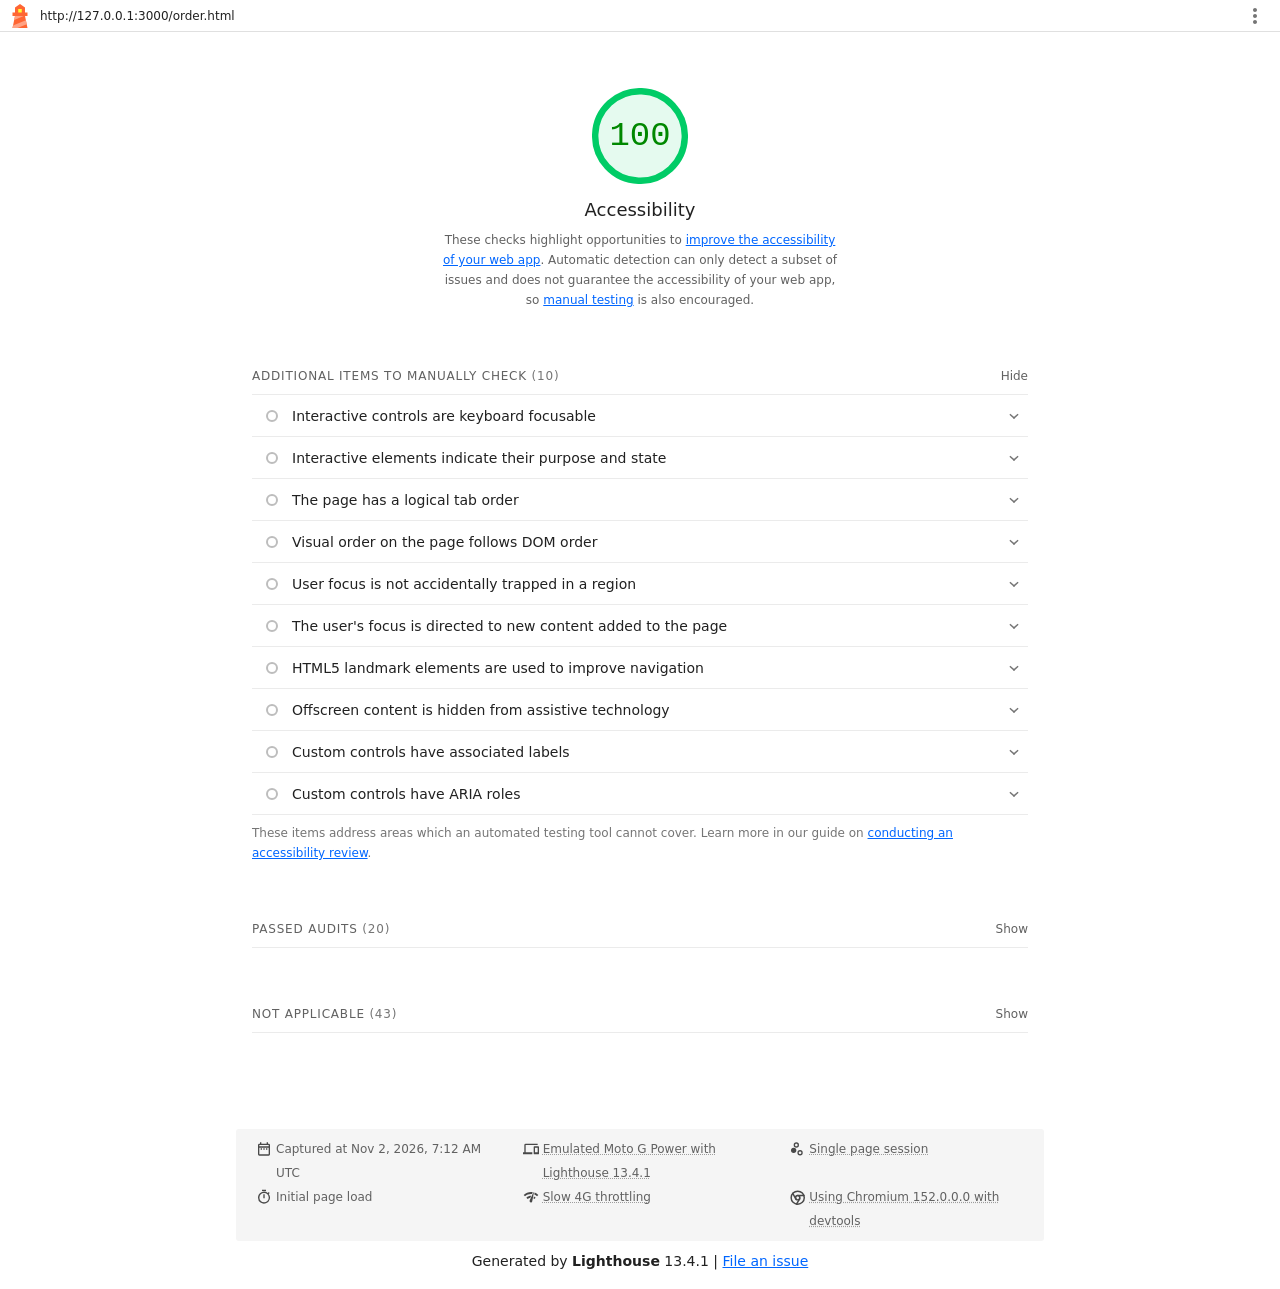
<file: lighthouse/accessibility-order.html>
<!--
@license
Copyright 2018 Google LLC
SPDX-License-Identifier: Apache-2.0
-->
<!doctype html>
<html lang="en">
<head>
  <meta charset="utf-8">
  <meta name="viewport" content="width=device-width, initial-scale=1, minimum-scale=1">
  <link rel="icon" href='data:image/svg+xml;utf8,<svg fill="none" xmlns="http://www.w3.org/2000/svg" viewBox="0 0 48 48"><path d="m14 7 10-7 10 7v10h5v7h-5l5 24H9l5-24H9v-7h5V7Z" fill="%23F63"/><path d="M31.561 24H14l-1.689 8.105L31.561 24ZM18.983 48H9l1.022-4.907L35.723 32.27l1.663 7.98L18.983 48Z" fill="%23FFA385"/><path fill="%23FF3" d="M20.5 10h7v7h-7z"/></svg>'>
  <title>Lighthouse Report</title>
  <style>body {margin: 0}</style>
</head>
<body>
  <noscript>Lighthouse report requires JavaScript. Please enable.</noscript>

  <div id="lh-log"></div>

  <script>window.__LIGHTHOUSE_JSON__ = {"lighthouseVersion":"13.4.1","requestedUrl":"http://127.0.0.1:3000/order.html","mainDocumentUrl":"http://127.0.0.1:3000/order.html","finalDisplayedUrl":"http://127.0.0.1:3000/order.html","finalUrl":"http://127.0.0.1:3000/order.html","fetchTime":"2026-11-02T07:12:48.904Z","gatherMode":"navigation","runWarnings":[],"userAgent":"Mozilla/5.0 (Macintosh; Intel Mac OS X 10_15_7) AppleWebKit/537.36 (KHTML, like Gecko) Chrome/152.0.0.0 Safari/537.36","environment":{"networkUserAgent":"Mozilla/5.0 (Linux; Android 11; moto g power (2022)) AppleWebKit/537.36 (KHTML, like Gecko) Chrome/152.0.0.0 Mobile Safari/537.36","hostUserAgent":"Mozilla/5.0 (Macintosh; Intel Mac OS X 10_15_7) AppleWebKit/537.36 (KHTML, like Gecko) Chrome/152.0.0.0 Safari/537.36","benchmarkIndex":4110,"credits":{"axe-core":"4.12.1"}},"audits":{"accesskeys":{"id":"accesskeys","title":"`[accesskey]` values are unique","description":"Access keys let users quickly focus a part of the page. For proper navigation, each access key must be unique. [Learn more about access keys](https://dequeuniversity.com/rules/axe/4.12/accesskeys).","score":null,"scoreDisplayMode":"notApplicable"},"aria-allowed-attr":{"id":"aria-allowed-attr","title":"`[aria-*]` attributes match their roles","description":"Each ARIA `role` supports a specific subset of `aria-*` attributes. Mismatching these invalidates the `aria-*` attributes. [Learn how to match ARIA attributes to their roles](https://dequeuniversity.com/rules/axe/4.12/aria-allowed-attr).","score":1,"scoreDisplayMode":"binary","details":{"type":"table","headings":[{"key":"node","valueType":"node","subItemsHeading":{"key":"relatedNode","valueType":"node"},"label":"Failing Elements"}],"items":[]}},"aria-allowed-role":{"id":"aria-allowed-role","title":"Uses ARIA roles only on compatible elements","description":"Many HTML elements can only be assigned certain ARIA roles. Using ARIA roles where they are not allowed can interfere with the accessibility of the web page. [Learn more about ARIA roles](https://dequeuniversity.com/rules/axe/4.12/aria-allowed-role).","score":null,"scoreDisplayMode":"notApplicable"},"aria-command-name":{"id":"aria-command-name","title":"`button`, `link`, and `menuitem` elements have accessible names","description":"When an element doesn't have an accessible name, screen readers announce it with a generic name, making it unusable for users who rely on screen readers. [Learn how to make command elements more accessible](https://dequeuniversity.com/rules/axe/4.12/aria-command-name).","score":null,"scoreDisplayMode":"notApplicable"},"aria-conditional-attr":{"id":"aria-conditional-attr","title":"ARIA attributes are used as specified for the element's role","description":"Some ARIA attributes are only allowed on an element under certain conditions. [Learn more about conditional ARIA attributes](https://dequeuniversity.com/rules/axe/4.12/aria-conditional-attr).","score":1,"scoreDisplayMode":"binary","details":{"type":"table","headings":[{"key":"node","valueType":"node","subItemsHeading":{"key":"relatedNode","valueType":"node"},"label":"Failing Elements"}],"items":[]}},"aria-deprecated-role":{"id":"aria-deprecated-role","title":"Deprecated ARIA roles were not used","description":"Deprecated ARIA roles may not be processed correctly by assistive technology. [Learn more about deprecated ARIA roles](https://dequeuniversity.com/rules/axe/4.12/aria-deprecated-role).","score":null,"scoreDisplayMode":"notApplicable"},"aria-dialog-name":{"id":"aria-dialog-name","title":"Elements with `role=\"dialog\"` or `role=\"alertdialog\"` have accessible names.","description":"ARIA dialog elements without accessible names may prevent screen readers users from discerning the purpose of these elements. [Learn how to make ARIA dialog elements more accessible](https://dequeuniversity.com/rules/axe/4.12/aria-dialog-name).","score":null,"scoreDisplayMode":"notApplicable"},"aria-hidden-body":{"id":"aria-hidden-body","title":"`[aria-hidden=\"true\"]` is not present on the document `\u003cbody>`","description":"Assistive technologies, like screen readers, work inconsistently when `aria-hidden=\"true\"` is set on the document `\u003cbody>`. [Learn how `aria-hidden` affects the document body](https://dequeuniversity.com/rules/axe/4.12/aria-hidden-body).","score":1,"scoreDisplayMode":"binary","details":{"type":"table","headings":[{"key":"node","valueType":"node","subItemsHeading":{"key":"relatedNode","valueType":"node"},"label":"Failing Elements"}],"items":[]}},"aria-hidden-focus":{"id":"aria-hidden-focus","title":"`[aria-hidden=\"true\"]` elements do not contain focusable descendents","description":"Focusable descendents within an `[aria-hidden=\"true\"]` element prevent those interactive elements from being available to users of assistive technologies like screen readers. [Learn how `aria-hidden` affects focusable elements](https://dequeuniversity.com/rules/axe/4.12/aria-hidden-focus).","score":1,"scoreDisplayMode":"binary","details":{"type":"table","headings":[{"key":"node","valueType":"node","subItemsHeading":{"key":"relatedNode","valueType":"node"},"label":"Failing Elements"}],"items":[]}},"aria-input-field-name":{"id":"aria-input-field-name","title":"ARIA input fields have accessible names","description":"When an input field doesn't have an accessible name, screen readers announce it with a generic name, making it unusable for users who rely on screen readers. [Learn more about input field labels](https://dequeuniversity.com/rules/axe/4.12/aria-input-field-name).","score":null,"scoreDisplayMode":"notApplicable"},"aria-meter-name":{"id":"aria-meter-name","title":"ARIA `meter` elements have accessible names","description":"When a meter element doesn't have an accessible name, screen readers announce it with a generic name, making it unusable for users who rely on screen readers. [Learn how to name `meter` elements](https://dequeuniversity.com/rules/axe/4.12/aria-meter-name).","score":null,"scoreDisplayMode":"notApplicable"},"aria-progressbar-name":{"id":"aria-progressbar-name","title":"ARIA `progressbar` elements have accessible names","description":"When a `progressbar` element doesn't have an accessible name, screen readers announce it with a generic name, making it unusable for users who rely on screen readers. [Learn how to label `progressbar` elements](https://dequeuniversity.com/rules/axe/4.12/aria-progressbar-name).","score":null,"scoreDisplayMode":"notApplicable"},"aria-prohibited-attr":{"id":"aria-prohibited-attr","title":"Elements use only permitted ARIA attributes","description":"Using ARIA attributes in roles where they are prohibited can mean that important information is not communicated to users of assistive technologies. [Learn more about prohibited ARIA roles](https://dequeuniversity.com/rules/axe/4.12/aria-prohibited-attr).","score":1,"scoreDisplayMode":"binary","details":{"type":"table","headings":[{"key":"node","valueType":"node","subItemsHeading":{"key":"relatedNode","valueType":"node"},"label":"Failing Elements"}],"items":[]}},"aria-required-attr":{"id":"aria-required-attr","title":"`[role]`s have all required `[aria-*]` attributes","description":"Some ARIA roles have required attributes that describe the state of the element to screen readers. [Learn more about roles and required attributes](https://dequeuniversity.com/rules/axe/4.12/aria-required-attr).","score":null,"scoreDisplayMode":"notApplicable"},"aria-required-children":{"id":"aria-required-children","title":"Elements with an ARIA `[role]` that require children to contain a specific `[role]` have all required children.","description":"Some ARIA parent roles must contain specific child roles to perform their intended accessibility functions. [Learn more about roles and required children elements](https://dequeuniversity.com/rules/axe/4.12/aria-required-children).","score":null,"scoreDisplayMode":"notApplicable"},"aria-required-parent":{"id":"aria-required-parent","title":"`[role]`s are contained by their required parent element","description":"Some ARIA child roles must be contained by specific parent roles to properly perform their intended accessibility functions. [Learn more about ARIA roles and required parent element](https://dequeuniversity.com/rules/axe/4.12/aria-required-parent).","score":null,"scoreDisplayMode":"notApplicable"},"aria-roles":{"id":"aria-roles","title":"`[role]` values are valid","description":"ARIA roles must have valid values in order to perform their intended accessibility functions. [Learn more about valid ARIA roles](https://dequeuniversity.com/rules/axe/4.12/aria-roles).","score":null,"scoreDisplayMode":"notApplicable"},"aria-text":{"id":"aria-text","title":"Elements with the `role=text` attribute do not have focusable descendents.","description":"Adding `role=text` around a text node split by markup enables VoiceOver to treat it as one phrase, but the element's focusable descendents will not be announced. [Learn more about the `role=text` attribute](https://dequeuniversity.com/rules/axe/4.12/aria-text).","score":null,"scoreDisplayMode":"notApplicable"},"aria-toggle-field-name":{"id":"aria-toggle-field-name","title":"ARIA toggle fields have accessible names","description":"When a toggle field doesn't have an accessible name, screen readers announce it with a generic name, making it unusable for users who rely on screen readers. [Learn more about toggle fields](https://dequeuniversity.com/rules/axe/4.12/aria-toggle-field-name).","score":null,"scoreDisplayMode":"notApplicable"},"aria-tooltip-name":{"id":"aria-tooltip-name","title":"ARIA `tooltip` elements have accessible names","description":"When a tooltip element doesn't have an accessible name, screen readers announce it with a generic name, making it unusable for users who rely on screen readers. [Learn how to name `tooltip` elements](https://dequeuniversity.com/rules/axe/4.12/aria-tooltip-name).","score":null,"scoreDisplayMode":"notApplicable"},"aria-treeitem-name":{"id":"aria-treeitem-name","title":"ARIA `treeitem` elements have accessible names","description":"When a `treeitem` element doesn't have an accessible name, screen readers announce it with a generic name, making it unusable for users who rely on screen readers. [Learn more about labeling `treeitem` elements](https://dequeuniversity.com/rules/axe/4.12/aria-treeitem-name).","score":null,"scoreDisplayMode":"notApplicable"},"aria-valid-attr-value":{"id":"aria-valid-attr-value","title":"`[aria-*]` attributes have valid values","description":"Assistive technologies, like screen readers, can't interpret ARIA attributes with invalid values. [Learn more about valid values for ARIA attributes](https://dequeuniversity.com/rules/axe/4.12/aria-valid-attr-value).","score":1,"scoreDisplayMode":"binary","details":{"type":"table","headings":[{"key":"node","valueType":"node","subItemsHeading":{"key":"relatedNode","valueType":"node"},"label":"Failing Elements"}],"items":[]}},"aria-valid-attr":{"id":"aria-valid-attr","title":"`[aria-*]` attributes are valid and not misspelled","description":"Assistive technologies, like screen readers, can't interpret ARIA attributes with invalid names. [Learn more about valid ARIA attributes](https://dequeuniversity.com/rules/axe/4.12/aria-valid-attr).","score":1,"scoreDisplayMode":"binary","details":{"type":"table","headings":[{"key":"node","valueType":"node","subItemsHeading":{"key":"relatedNode","valueType":"node"},"label":"Failing Elements"}],"items":[]}},"button-name":{"id":"button-name","title":"Buttons have an accessible name","description":"When a button doesn't have an accessible name, screen readers announce it as \"button\", making it unusable for users who rely on screen readers. [Learn how to make buttons more accessible](https://dequeuniversity.com/rules/axe/4.12/button-name).","score":1,"scoreDisplayMode":"binary","details":{"type":"table","headings":[{"key":"node","valueType":"node","subItemsHeading":{"key":"relatedNode","valueType":"node"},"label":"Failing Elements"}],"items":[]}},"bypass":{"id":"bypass","title":"The page contains a heading, skip link, or landmark region","description":"Adding ways to bypass repetitive content lets keyboard users navigate the page more efficiently. [Learn more about bypass blocks](https://dequeuniversity.com/rules/axe/4.12/bypass).","score":null,"scoreDisplayMode":"notApplicable"},"color-contrast":{"id":"color-contrast","title":"Background and foreground colors have a sufficient contrast ratio","description":"Low-contrast text is difficult or impossible for many users to read. [Learn how to provide sufficient color contrast](https://dequeuniversity.com/rules/axe/4.12/color-contrast).","score":1,"scoreDisplayMode":"binary","details":{"type":"table","headings":[{"key":"node","valueType":"node","subItemsHeading":{"key":"relatedNode","valueType":"node"},"label":"Failing Elements"}],"items":[]}},"definition-list":{"id":"definition-list","title":"`\u003cdl>`'s contain only properly-ordered `\u003cdt>` and `\u003cdd>` groups, `\u003cscript>`, `\u003ctemplate>` or `\u003cdiv>` elements.","description":"When definition lists are not properly marked up, screen readers may produce confusing or inaccurate output. [Learn how to structure definition lists correctly](https://dequeuniversity.com/rules/axe/4.12/definition-list).","score":null,"scoreDisplayMode":"notApplicable"},"dlitem":{"id":"dlitem","title":"Definition list items are wrapped in `\u003cdl>` elements","description":"Definition list items (`\u003cdt>` and `\u003cdd>`) must be wrapped in a parent `\u003cdl>` element to ensure that screen readers can properly announce them. [Learn how to structure definition lists correctly](https://dequeuniversity.com/rules/axe/4.12/dlitem).","score":null,"scoreDisplayMode":"notApplicable"},"document-title":{"id":"document-title","title":"Document has a `\u003ctitle>` element","description":"The title gives screen reader users an overview of the page, and search engine users rely on it heavily to determine if a page is relevant to their search. [Learn more about document titles](https://dequeuniversity.com/rules/axe/4.12/document-title).","score":1,"scoreDisplayMode":"binary","details":{"type":"table","headings":[{"key":"node","valueType":"node","subItemsHeading":{"key":"relatedNode","valueType":"node"},"label":"Failing Elements"}],"items":[]}},"duplicate-id-aria":{"id":"duplicate-id-aria","title":"ARIA IDs are unique","description":"The value of an ARIA ID must be unique to prevent other instances from being overlooked by assistive technologies. [Learn how to fix duplicate ARIA IDs](https://dequeuniversity.com/rules/axe/4.12/duplicate-id-aria).","score":null,"scoreDisplayMode":"notApplicable"},"empty-heading":{"id":"empty-heading","title":"All heading elements contain content.","description":"A heading with no content or inaccessible text prevent screen reader users from accessing information on the page's structure. [Learn more about headings](https://dequeuniversity.com/rules/axe/4.12/empty-heading).","score":null,"scoreDisplayMode":"notApplicable"},"form-field-multiple-labels":{"id":"form-field-multiple-labels","title":"No form fields have multiple labels","description":"Form fields with multiple labels can be confusingly announced by assistive technologies like screen readers which use either the first, the last, or all of the labels. [Learn how to use form labels](https://dequeuniversity.com/rules/axe/4.12/form-field-multiple-labels).","score":null,"scoreDisplayMode":"notApplicable"},"frame-title":{"id":"frame-title","title":"`\u003cframe>` or `\u003ciframe>` elements have a title","description":"Screen reader users rely on frame titles to describe the contents of frames. [Learn more about frame titles](https://dequeuniversity.com/rules/axe/4.12/frame-title).","score":null,"scoreDisplayMode":"notApplicable"},"heading-order":{"id":"heading-order","title":"Heading elements appear in a sequentially-descending order","description":"Properly ordered headings that do not skip levels convey the semantic structure of the page, making it easier to navigate and understand when using assistive technologies. [Learn more about heading order](https://dequeuniversity.com/rules/axe/4.12/heading-order).","score":1,"scoreDisplayMode":"binary","details":{"type":"table","headings":[{"key":"node","valueType":"node","subItemsHeading":{"key":"relatedNode","valueType":"node"},"label":"Failing Elements"}],"items":[]}},"html-has-lang":{"id":"html-has-lang","title":"`\u003chtml>` element has a `[lang]` attribute","description":"If a page doesn't specify a `lang` attribute, a screen reader assumes that the page is in the default language that the user chose when setting up the screen reader. If the page isn't actually in the default language, then the screen reader might not announce the page's text correctly. [Learn more about the `lang` attribute](https://dequeuniversity.com/rules/axe/4.12/html-has-lang).","score":1,"scoreDisplayMode":"binary","details":{"type":"table","headings":[{"key":"node","valueType":"node","subItemsHeading":{"key":"relatedNode","valueType":"node"},"label":"Failing Elements"}],"items":[]}},"html-lang-valid":{"id":"html-lang-valid","title":"`\u003chtml>` element has a valid value for its `[lang]` attribute","description":"Specifying a valid [BCP 47 language](https://www.w3.org/International/questions/qa-choosing-language-tags#question) helps screen readers announce text properly. [Learn how to use the `lang` attribute](https://dequeuniversity.com/rules/axe/4.12/html-lang-valid).","score":1,"scoreDisplayMode":"binary","details":{"type":"table","headings":[{"key":"node","valueType":"node","subItemsHeading":{"key":"relatedNode","valueType":"node"},"label":"Failing Elements"}],"items":[]}},"html-xml-lang-mismatch":{"id":"html-xml-lang-mismatch","title":"`\u003chtml>` element has an `[xml:lang]` attribute with the same base language as the `[lang]` attribute.","description":"If the webpage does not specify a consistent language, then the screen reader might not announce the page's text correctly. [Learn more about the `lang` attribute](https://dequeuniversity.com/rules/axe/4.12/html-xml-lang-mismatch).","score":null,"scoreDisplayMode":"notApplicable"},"identical-links-same-purpose":{"id":"identical-links-same-purpose","title":"Identical links have the same purpose.","description":"Links with the same destination should have the same description, to help users understand the link's purpose and decide whether to follow it. [Learn more about identical links](https://dequeuniversity.com/rules/axe/4.12/identical-links-same-purpose).","score":null,"scoreDisplayMode":"notApplicable"},"image-alt":{"id":"image-alt","title":"Image elements have `[alt]` attributes","description":"Informative elements should aim for short, descriptive alternate text. Decorative elements can be ignored with an empty alt attribute. [Learn more about the `alt` attribute](https://dequeuniversity.com/rules/axe/4.12/image-alt).","score":null,"scoreDisplayMode":"notApplicable"},"image-redundant-alt":{"id":"image-redundant-alt","title":"Image elements do not have `[alt]` attributes that are redundant text.","description":"Informative elements should aim for short, descriptive alternative text. Alternative text that is exactly the same as the text adjacent to the link or image is potentially confusing for screen reader users, because the text will be read twice. [Learn more about the `alt` attribute](https://dequeuniversity.com/rules/axe/4.12/image-redundant-alt).","score":null,"scoreDisplayMode":"notApplicable"},"input-button-name":{"id":"input-button-name","title":"Input buttons have discernible text.","description":"Adding discernable and accessible text to input buttons may help screen reader users understand the purpose of the input button. [Learn more about input buttons](https://dequeuniversity.com/rules/axe/4.12/input-button-name).","score":null,"scoreDisplayMode":"notApplicable"},"input-image-alt":{"id":"input-image-alt","title":"`\u003cinput type=\"image\">` elements have `[alt]` text","description":"When an image is being used as an `\u003cinput>` button, providing alternative text can help screen reader users understand the purpose of the button. [Learn about input image alt text](https://dequeuniversity.com/rules/axe/4.12/input-image-alt).","score":null,"scoreDisplayMode":"notApplicable"},"label-content-name-mismatch":{"id":"label-content-name-mismatch","title":"Elements with visible text labels have matching accessible names.","description":"Visible text labels that do not match the accessible name can result in a confusing experience for screen reader users. [Learn more about accessible names](https://dequeuniversity.com/rules/axe/4.12/label-content-name-mismatch).","score":null,"scoreDisplayMode":"notApplicable"},"label":{"id":"label","title":"Form elements have associated labels","description":"Labels ensure that form controls are announced properly by assistive technologies, like screen readers. [Learn more about form element labels](https://dequeuniversity.com/rules/axe/4.12/label).","score":1,"scoreDisplayMode":"binary","details":{"type":"table","headings":[{"key":"node","valueType":"node","subItemsHeading":{"key":"relatedNode","valueType":"node"},"label":"Failing Elements"}],"items":[]}},"landmark-one-main":{"id":"landmark-one-main","title":"Document has a main landmark.","description":"One main landmark helps screen reader users navigate a web page. [Learn more about landmarks](https://dequeuniversity.com/rules/axe/4.12/landmark-one-main).","score":1,"scoreDisplayMode":"binary","details":{"type":"table","headings":[{"key":"node","valueType":"node","subItemsHeading":{"key":"relatedNode","valueType":"node"},"label":"Failing Elements"}],"items":[]}},"link-name":{"id":"link-name","title":"Links have a discernible name","description":"Link text (and alternate text for images, when used as links) that is discernible, unique, and focusable improves the navigation experience for screen reader users. [Learn how to make links accessible](https://dequeuniversity.com/rules/axe/4.12/link-name).","score":1,"scoreDisplayMode":"binary","details":{"type":"table","headings":[{"key":"node","valueType":"node","subItemsHeading":{"key":"relatedNode","valueType":"node"},"label":"Failing Elements"}],"items":[]}},"link-in-text-block":{"id":"link-in-text-block","title":"Links are distinguishable without relying on color.","description":"Low-contrast text is difficult or impossible for many users to read. Link text that is discernible improves the experience for users with low vision. [Learn how to make links distinguishable](https://dequeuniversity.com/rules/axe/4.12/link-in-text-block).","score":null,"scoreDisplayMode":"notApplicable"},"list":{"id":"list","title":"Lists contain only `\u003cli>` elements and script supporting elements (`\u003cscript>` and `\u003ctemplate>`).","description":"Screen readers have a specific way of announcing lists. Ensuring proper list structure aids screen reader output. [Learn more about proper list structure](https://dequeuniversity.com/rules/axe/4.12/list).","score":null,"scoreDisplayMode":"notApplicable"},"listitem":{"id":"listitem","title":"List items (`\u003cli>`) are contained within `\u003cul>`, `\u003col>` or `\u003cmenu>` parent elements","description":"Screen readers require list items (`\u003cli>`) to be contained within a parent `\u003cul>`, `\u003col>` or `\u003cmenu>` to be announced properly. [Learn more about proper list structure](https://dequeuniversity.com/rules/axe/4.12/listitem).","score":null,"scoreDisplayMode":"notApplicable"},"meta-refresh":{"id":"meta-refresh","title":"The document does not use `\u003cmeta http-equiv=\"refresh\">`","description":"Users do not expect a page to refresh automatically, and doing so will move focus back to the top of the page. This may create a frustrating or confusing experience. [Learn more about the refresh meta tag](https://dequeuniversity.com/rules/axe/4.12/meta-refresh).","score":null,"scoreDisplayMode":"notApplicable"},"meta-viewport":{"id":"meta-viewport","title":"`[user-scalable=\"no\"]` is not used in the `\u003cmeta name=\"viewport\">` element and the `[maximum-scale]` attribute is not less than 5.","description":"Disabling zooming is problematic for users with low vision who rely on screen magnification to properly see the contents of a web page. [Learn more about the viewport meta tag](https://dequeuniversity.com/rules/axe/4.12/meta-viewport).","score":1,"scoreDisplayMode":"binary","details":{"type":"table","headings":[{"key":"node","valueType":"node","subItemsHeading":{"key":"relatedNode","valueType":"node"},"label":"Failing Elements"}],"items":[]}},"object-alt":{"id":"object-alt","title":"`\u003cobject>` elements have alternate text","description":"Screen readers cannot translate non-text content. Adding alternate text to `\u003cobject>` elements helps screen readers convey meaning to users. [Learn more about alt text for `object` elements](https://dequeuniversity.com/rules/axe/4.12/object-alt).","score":null,"scoreDisplayMode":"notApplicable"},"select-name":{"id":"select-name","title":"Select elements have associated label elements.","description":"Form elements without effective labels can create frustrating experiences for screen reader users. [Learn more about the `select` element](https://dequeuniversity.com/rules/axe/4.12/select-name).","score":1,"scoreDisplayMode":"binary","details":{"type":"table","headings":[{"key":"node","valueType":"node","subItemsHeading":{"key":"relatedNode","valueType":"node"},"label":"Failing Elements"}],"items":[]}},"skip-link":{"id":"skip-link","title":"Skip links are focusable.","description":"Including a skip link can help users skip to the main content to save time. [Learn more about skip links](https://dequeuniversity.com/rules/axe/4.12/skip-link).","score":1,"scoreDisplayMode":"binary","details":{"type":"table","headings":[{"key":"node","valueType":"node","subItemsHeading":{"key":"relatedNode","valueType":"node"},"label":"Failing Elements"}],"items":[]}},"tabindex":{"id":"tabindex","title":"No element has a `[tabindex]` value greater than 0","description":"A value greater than 0 implies an explicit navigation ordering. Although technically valid, this often creates frustrating experiences for users who rely on assistive technologies. [Learn more about the `tabindex` attribute](https://dequeuniversity.com/rules/axe/4.12/tabindex).","score":null,"scoreDisplayMode":"notApplicable"},"table-duplicate-name":{"id":"table-duplicate-name","title":"Tables have different content in the summary attribute and `\u003ccaption>`.","description":"The summary attribute should describe the table structure, while `\u003ccaption>` should have the onscreen title. Accurate table mark-up helps users of screen readers. [Learn more about summary and caption](https://dequeuniversity.com/rules/axe/4.12/table-duplicate-name).","score":null,"scoreDisplayMode":"notApplicable"},"table-fake-caption":{"id":"table-fake-caption","title":"Tables use `\u003ccaption>` instead of cells with the `[colspan]` attribute to indicate a caption.","description":"Screen readers have features to make navigating tables easier. Ensuring that tables use the actual caption element instead of cells with the `[colspan]` attribute may improve the experience for screen reader users. [Learn more about captions](https://dequeuniversity.com/rules/axe/4.12/table-fake-caption).","score":null,"scoreDisplayMode":"notApplicable"},"target-size":{"id":"target-size","title":"Touch targets have sufficient size and spacing.","description":"Touch targets with sufficient size and spacing help users who may have difficulty targeting small controls to activate the targets. [Learn more about touch targets](https://dequeuniversity.com/rules/axe/4.12/target-size).","score":1,"scoreDisplayMode":"binary","details":{"type":"table","headings":[{"key":"node","valueType":"node","subItemsHeading":{"key":"relatedNode","valueType":"node"},"label":"Failing Elements"}],"items":[]}},"td-has-header":{"id":"td-has-header","title":"`\u003ctd>` elements in a large `\u003ctable>` have one or more table headers.","description":"Screen readers have features to make navigating tables easier. Ensuring that `\u003ctd>` elements in a large table (3 or more cells in width and height) have an associated table header may improve the experience for screen reader users. [Learn more about table headers](https://dequeuniversity.com/rules/axe/4.12/td-has-header).","score":null,"scoreDisplayMode":"notApplicable"},"td-headers-attr":{"id":"td-headers-attr","title":"Cells in a `\u003ctable>` element that use the `[headers]` attribute refer to table cells within the same table.","description":"Screen readers have features to make navigating tables easier. Ensuring `\u003ctd>` cells using the `[headers]` attribute only refer to other cells in the same table may improve the experience for screen reader users. [Learn more about the `headers` attribute](https://dequeuniversity.com/rules/axe/4.12/td-headers-attr).","score":null,"scoreDisplayMode":"notApplicable"},"th-has-data-cells":{"id":"th-has-data-cells","title":"`\u003cth>` elements and elements with `[role=\"columnheader\"/\"rowheader\"]` have data cells they describe.","description":"Screen readers have features to make navigating tables easier. Ensuring table headers always refer to some set of cells may improve the experience for screen reader users. [Learn more about table headers](https://dequeuniversity.com/rules/axe/4.12/th-has-data-cells).","score":null,"scoreDisplayMode":"notApplicable"},"valid-lang":{"id":"valid-lang","title":"`[lang]` attributes have a valid value","description":"Specifying a valid [BCP 47 language](https://www.w3.org/International/questions/qa-choosing-language-tags#question) on elements helps ensure that text is pronounced correctly by a screen reader. [Learn how to use the `lang` attribute](https://dequeuniversity.com/rules/axe/4.12/valid-lang).","score":null,"scoreDisplayMode":"notApplicable"},"video-caption":{"id":"video-caption","title":"`\u003cvideo>` elements contain a `\u003ctrack>` element with `[kind=\"captions\"]`","description":"When a video provides a caption it is easier for deaf and hearing impaired users to access its information. [Learn more about video captions](https://dequeuniversity.com/rules/axe/4.12/video-caption).","score":null,"scoreDisplayMode":"notApplicable"},"custom-controls-labels":{"id":"custom-controls-labels","title":"Custom controls have associated labels","description":"Custom interactive controls have associated labels, provided by aria-label or aria-labelledby. [Learn more about custom controls and labels](https://developer.chrome.com/docs/lighthouse/accessibility/custom-controls-labels/).","score":null,"scoreDisplayMode":"manual"},"custom-controls-roles":{"id":"custom-controls-roles","title":"Custom controls have ARIA roles","description":"Custom interactive controls have appropriate ARIA roles. [Learn how to add roles to custom controls](https://developer.chrome.com/docs/lighthouse/accessibility/custom-control-roles/).","score":null,"scoreDisplayMode":"manual"},"focus-traps":{"id":"focus-traps","title":"User focus is not accidentally trapped in a region","description":"A user can tab into and out of any control or region without accidentally trapping their focus. [Learn how to avoid focus traps](https://developer.chrome.com/docs/lighthouse/accessibility/focus-traps/).","score":null,"scoreDisplayMode":"manual"},"focusable-controls":{"id":"focusable-controls","title":"Interactive controls are keyboard focusable","description":"Custom interactive controls are keyboard focusable and display a focus indicator. [Learn how to make custom controls focusable](https://developer.chrome.com/docs/lighthouse/accessibility/focusable-controls/).","score":null,"scoreDisplayMode":"manual"},"interactive-element-affordance":{"id":"interactive-element-affordance","title":"Interactive elements indicate their purpose and state","description":"Interactive elements, such as links and buttons, should indicate their state and be distinguishable from non-interactive elements. [Learn how to decorate interactive elements with affordance hints](https://developer.chrome.com/docs/lighthouse/accessibility/interactive-element-affordance/).","score":null,"scoreDisplayMode":"manual"},"logical-tab-order":{"id":"logical-tab-order","title":"The page has a logical tab order","description":"Tabbing through the page follows the visual layout. Users cannot focus elements that are offscreen. [Learn more about logical tab ordering](https://developer.chrome.com/docs/lighthouse/accessibility/logical-tab-order/).","score":null,"scoreDisplayMode":"manual"},"managed-focus":{"id":"managed-focus","title":"The user's focus is directed to new content added to the page","description":"If new content, such as a dialog, is added to the page, the user's focus is directed to it. [Learn how to direct focus to new content](https://developer.chrome.com/docs/lighthouse/accessibility/managed-focus/).","score":null,"scoreDisplayMode":"manual"},"offscreen-content-hidden":{"id":"offscreen-content-hidden","title":"Offscreen content is hidden from assistive technology","description":"Offscreen content is hidden with display: none or aria-hidden=true. [Learn how to properly hide offscreen content](https://developer.chrome.com/docs/lighthouse/accessibility/offscreen-content-hidden/).","score":null,"scoreDisplayMode":"manual"},"use-landmarks":{"id":"use-landmarks","title":"HTML5 landmark elements are used to improve navigation","description":"Landmark elements (`\u003cmain>`, `\u003cnav>`, etc.) are used to improve the keyboard navigation of the page for assistive technology. [Learn more about landmark elements](https://developer.chrome.com/docs/lighthouse/accessibility/use-landmarks/).","score":null,"scoreDisplayMode":"manual"},"visual-order-follows-dom":{"id":"visual-order-follows-dom","title":"Visual order on the page follows DOM order","description":"DOM order matches the visual order, improving navigation for assistive technology. [Learn more about DOM and visual ordering](https://developer.chrome.com/docs/lighthouse/accessibility/visual-order-follows-dom/).","score":null,"scoreDisplayMode":"manual"},"autocomplete-valid":{"id":"autocomplete-valid","title":"`autocomplete` attributes are used correctly","description":"The `autocomplete` attribute values must be valid and correctly applied for screen readers to function correctly. [Learn more about valid autocomplete values](https://dequeuniversity.com/rules/axe/4.12/autocomplete-valid).","score":null,"scoreDisplayMode":"notApplicable"},"presentation-role-conflict":{"id":"presentation-role-conflict","title":"Elements with `role=\"none\"` or `role=\"presentation\"` do not have conflicts","description":"There are certain cases where the semantic role of an element with `role=\"none\"` or `role=\"presentation\"` does not resolve to none or presentation. To ensure the element remains removed from the accessibility tree, you should not add any global ARIA attributes to the element or make it focusable. [Learn more about presentation role conflict](https://dequeuniversity.com/rules/axe/4.12/presentation-role-conflict).","score":null,"scoreDisplayMode":"notApplicable"},"svg-img-alt":{"id":"svg-img-alt","title":"SVG elements with an `img` role have an accessible text alternative","description":"Ensures SVG elements with an `img`, `graphics-document` or `graphics-symbol` role have an accessible text alternative. [Learn more about SVG alt text](https://dequeuniversity.com/rules/axe/4.12/svg-img-alt).","score":null,"scoreDisplayMode":"notApplicable"}},"configSettings":{"output":"json","maxWaitForFcp":30000,"maxWaitForLoad":45000,"pauseAfterFcpMs":1000,"pauseAfterLoadMs":1000,"networkQuietThresholdMs":1000,"cpuQuietThresholdMs":1000,"formFactor":"mobile","throttling":{"rttMs":150,"throughputKbps":1638.4,"requestLatencyMs":562.5,"downloadThroughputKbps":1474.5600000000002,"uploadThroughputKbps":675,"cpuSlowdownMultiplier":4},"throttlingMethod":"simulate","screenEmulation":{"mobile":true,"width":412,"height":823,"deviceScaleFactor":1.75,"disabled":true},"emulatedUserAgent":"Mozilla/5.0 (Linux; Android 11; moto g power (2022)) AppleWebKit/537.36 (KHTML, like Gecko) Chrome/136.0.0.0 Mobile Safari/537.36","auditMode":false,"gatherMode":false,"clearStorageTypes":["file_systems","shader_cache","service_workers","cache_storage"],"disableStorageReset":false,"debugNavigation":false,"channel":"devtools","usePassiveGathering":false,"disableFullPageScreenshot":false,"skipAboutBlank":false,"blankPage":"about:blank","ignoreStatusCode":true,"locale":"en-US","blockedUrlPatterns":null,"additionalTraceCategories":"","extraHeaders":null,"precomputedLanternData":null,"onlyAudits":null,"onlyCategories":["accessibility"],"skipAudits":null},"categories":{"accessibility":{"title":"Accessibility","description":"These checks highlight opportunities to [improve the accessibility of your web app](https://developer.chrome.com/docs/lighthouse/accessibility/). Automatic detection can only detect a subset of issues and does not guarantee the accessibility of your web app, so [manual testing](https://web.dev/articles/how-to-review) is also encouraged.","manualDescription":"These items address areas which an automated testing tool cannot cover. Learn more in our guide on [conducting an accessibility review](https://web.dev/articles/how-to-review).","supportedModes":["navigation","snapshot"],"auditRefs":[{"id":"accesskeys","weight":0,"group":"a11y-navigation"},{"id":"aria-allowed-attr","weight":10,"group":"a11y-aria"},{"id":"aria-command-name","weight":0,"group":"a11y-aria"},{"id":"aria-conditional-attr","weight":7,"group":"a11y-aria"},{"id":"aria-deprecated-role","weight":0,"group":"a11y-aria"},{"id":"aria-dialog-name","weight":0,"group":"a11y-aria"},{"id":"aria-hidden-body","weight":10,"group":"a11y-aria"},{"id":"aria-hidden-focus","weight":7,"group":"a11y-aria"},{"id":"aria-input-field-name","weight":0,"group":"a11y-aria"},{"id":"aria-meter-name","weight":0,"group":"a11y-aria"},{"id":"aria-progressbar-name","weight":0,"group":"a11y-aria"},{"id":"aria-prohibited-attr","weight":7,"group":"a11y-aria"},{"id":"aria-required-attr","weight":0,"group":"a11y-aria"},{"id":"aria-required-children","weight":0,"group":"a11y-aria"},{"id":"aria-required-parent","weight":0,"group":"a11y-aria"},{"id":"aria-roles","weight":0,"group":"a11y-aria"},{"id":"aria-text","weight":0,"group":"a11y-aria"},{"id":"aria-toggle-field-name","weight":0,"group":"a11y-aria"},{"id":"aria-tooltip-name","weight":0,"group":"a11y-aria"},{"id":"aria-treeitem-name","weight":0,"group":"a11y-aria"},{"id":"aria-valid-attr-value","weight":10,"group":"a11y-aria"},{"id":"aria-valid-attr","weight":10,"group":"a11y-aria"},{"id":"button-name","weight":10,"group":"a11y-names-labels"},{"id":"bypass","weight":0,"group":"a11y-navigation"},{"id":"color-contrast","weight":7,"group":"a11y-color-contrast"},{"id":"definition-list","weight":0,"group":"a11y-tables-lists"},{"id":"dlitem","weight":0,"group":"a11y-tables-lists"},{"id":"document-title","weight":7,"group":"a11y-names-labels"},{"id":"duplicate-id-aria","weight":0,"group":"a11y-aria"},{"id":"form-field-multiple-labels","weight":0,"group":"a11y-names-labels"},{"id":"frame-title","weight":0,"group":"a11y-names-labels"},{"id":"heading-order","weight":3,"group":"a11y-navigation"},{"id":"html-has-lang","weight":7,"group":"a11y-language"},{"id":"html-lang-valid","weight":7,"group":"a11y-language"},{"id":"html-xml-lang-mismatch","weight":0,"group":"a11y-language"},{"id":"image-alt","weight":0,"group":"a11y-names-labels"},{"id":"input-button-name","weight":0,"group":"a11y-names-labels"},{"id":"input-image-alt","weight":0,"group":"a11y-names-labels"},{"id":"label","weight":10,"group":"a11y-names-labels"},{"id":"link-in-text-block","weight":0,"group":"a11y-color-contrast"},{"id":"link-name","weight":7,"group":"a11y-names-labels"},{"id":"list","weight":0,"group":"a11y-tables-lists"},{"id":"listitem","weight":0,"group":"a11y-tables-lists"},{"id":"meta-refresh","weight":0,"group":"a11y-best-practices"},{"id":"meta-viewport","weight":10,"group":"a11y-best-practices"},{"id":"object-alt","weight":0,"group":"a11y-names-labels"},{"id":"select-name","weight":10,"group":"a11y-names-labels"},{"id":"skip-link","weight":3,"group":"a11y-names-labels"},{"id":"tabindex","weight":0,"group":"a11y-navigation"},{"id":"target-size","weight":7,"group":"a11y-best-practices"},{"id":"td-headers-attr","weight":0,"group":"a11y-tables-lists"},{"id":"th-has-data-cells","weight":0,"group":"a11y-tables-lists"},{"id":"valid-lang","weight":0,"group":"a11y-language"},{"id":"video-caption","weight":0,"group":"a11y-audio-video"},{"id":"landmark-one-main","weight":3,"group":"a11y-best-practices"},{"id":"autocomplete-valid","weight":0,"group":"a11y-best-practices"},{"id":"presentation-role-conflict","weight":0,"group":"a11y-best-practices"},{"id":"svg-img-alt","weight":0,"group":"a11y-best-practices"},{"id":"focusable-controls","weight":0},{"id":"interactive-element-affordance","weight":0},{"id":"logical-tab-order","weight":0},{"id":"visual-order-follows-dom","weight":0},{"id":"focus-traps","weight":0},{"id":"managed-focus","weight":0},{"id":"use-landmarks","weight":0},{"id":"offscreen-content-hidden","weight":0},{"id":"custom-controls-labels","weight":0},{"id":"custom-controls-roles","weight":0},{"id":"table-duplicate-name","weight":0,"group":"a11y-best-practices"},{"id":"empty-heading","weight":0,"group":"a11y-best-practices"},{"id":"aria-allowed-role","weight":0,"group":"a11y-best-practices"},{"id":"image-redundant-alt","weight":0,"group":"a11y-names-labels"},{"id":"identical-links-same-purpose","weight":0,"group":"a11y-best-practices"},{"id":"label-content-name-mismatch","weight":0,"group":"hidden"},{"id":"table-fake-caption","weight":0,"group":"hidden"},{"id":"td-has-header","weight":0,"group":"hidden"}],"id":"accessibility","score":1}},"categoryGroups":{"metrics":{"title":"Metrics"},"insights":{"title":"Insights","description":"These insights are also available in the Chrome DevTools Performance Panel - [record a trace](https://developer.chrome.com/docs/devtools/performance/reference) to view more detailed information."},"diagnostics":{"title":"Diagnostics","description":"More information about the performance of your application. These numbers don't [directly affect](https://developer.chrome.com/docs/lighthouse/performance/performance-scoring/) the Performance score."},"a11y-best-practices":{"title":"Best practices","description":"These items highlight common accessibility best practices."},"a11y-color-contrast":{"title":"Contrast","description":"These are opportunities to improve the legibility of your content."},"a11y-names-labels":{"title":"Names and labels","description":"These are opportunities to improve the semantics of the controls in your application. This may enhance the experience for users of assistive technology, like a screen reader."},"a11y-navigation":{"title":"Navigation","description":"These are opportunities to improve keyboard navigation in your application."},"a11y-aria":{"title":"ARIA","description":"These are opportunities to improve the usage of ARIA in your application which may enhance the experience for users of assistive technology, like a screen reader."},"a11y-language":{"title":"Internationalization and localization","description":"These are opportunities to improve the interpretation of your content by users in different locales."},"a11y-audio-video":{"title":"Audio and video","description":"These are opportunities to provide alternative content for audio and video. This may improve the experience for users with hearing or vision impairments."},"a11y-tables-lists":{"title":"Tables and lists","description":"These are opportunities to improve the experience of reading tabular or list data using assistive technology, like a screen reader."},"seo-mobile":{"title":"Mobile Friendly","description":"Make sure your pages are mobile friendly so users don’t have to pinch or zoom in order to read the content pages. [Learn how to make pages mobile-friendly](https://developers.google.com/search/mobile-sites/)."},"seo-content":{"title":"Content Best Practices","description":"Format your HTML in a way that enables crawlers to better understand your app’s content."},"seo-crawl":{"title":"Crawling and Indexing","description":"To appear in search results, crawlers need access to your app."},"best-practices-trust-safety":{"title":"Trust and Safety"},"best-practices-ux":{"title":"User Experience"},"best-practices-browser-compat":{"title":"Browser Compatibility"},"best-practices-general":{"title":"General"},"webmcp":{"title":"WebMCP","description":"Audits validating WebMCP integration."},"agent-accessibility":{"title":"Agent Accessibility","description":"These audits highlight best practices for improving the accessibility of the website for AI agents."},"hidden":{"title":""}},"stackPacks":[],"entities":[{"name":"127.0.0.1","origins":["http://127.0.0.1:3000"],"isFirstParty":true,"isUnrecognized":true}],"fullPageScreenshot":{"screenshot":{"data":"[data-uri]","width":412,"height":1120},"nodes":{"1-0-A":{"id":"","top":1028,"bottom":1076,"left":344,"right":413,"width":69,"height":48},"1-1-FOOTER":{"id":"contacts","top":979,"bottom":1124,"left":0,"right":412,"width":412,"height":145}}},"timing":{"entries":[{"startTime":83.2,"name":"lh:config","duration":66.9,"entryType":"measure"},{"startTime":83.8,"name":"lh:config:resolveArtifactsToDefns","duration":0.4,"entryType":"measure"},{"startTime":150.1,"name":"lh:runner:gather","duration":5720.6,"entryType":"measure"},{"startTime":150.2,"name":"lh:driver:connect","duration":6.2,"entryType":"measure"},{"startTime":156.5,"name":"lh:driver:navigate","duration":46.7,"entryType":"measure"},{"startTime":203.4,"name":"lh:gather:getBenchmarkIndex","duration":1007.2,"entryType":"measure"},{"startTime":1210.7,"name":"lh:gather:getVersion","duration":2.1,"entryType":"measure"},{"startTime":1212.8,"name":"lh:gather:getDevicePixelRatio","duration":0.4,"entryType":"measure"},{"startTime":1213.3,"name":"lh:prepare:navigationMode","duration":31.4,"entryType":"measure"},{"startTime":1213.5,"name":"lh:gather:getVersion","duration":0.2,"entryType":"measure"},{"startTime":1218.4,"name":"lh:storage:clearDataForOrigin","duration":4.1,"entryType":"measure"},{"startTime":1222.5,"name":"lh:storage:clearBrowserCaches","duration":21.7,"entryType":"measure"},{"startTime":1244.5,"name":"lh:gather:prepareThrottlingAndNetwork","duration":0.2,"entryType":"measure"},{"startTime":1247.2,"name":"lh:driver:navigate","duration":3423.8,"entryType":"measure"},{"startTime":4676.1,"name":"lh:computed:NetworkRecords","duration":0.7,"entryType":"measure"},{"startTime":4677.1,"name":"lh:gather:getArtifact:DevtoolsLog","duration":0.2,"entryType":"measure"},{"startTime":4677.3,"name":"lh:gather:getArtifact:Accessibility","duration":106.4,"entryType":"measure"},{"startTime":4783.9,"name":"lh:gather:getArtifact:NetworkUserAgent","duration":0.2,"entryType":"measure"},{"startTime":4784.1,"name":"lh:gather:getArtifact:Stacks","duration":4.7,"entryType":"measure"},{"startTime":4784.2,"name":"lh:gather:collectStacks","duration":4.6,"entryType":"measure"},{"startTime":4788.8,"name":"lh:gather:getArtifact:FullPageScreenshot","duration":1080.9,"entryType":"measure"},{"startTime":5870.7,"name":"lh:runner:auditing","duration":70.1,"entryType":"measure"},{"startTime":5870.7,"name":"lh:runner:audit","duration":70.2,"entryType":"measure"},{"startTime":5871.4,"name":"lh:audit:accesskeys","duration":0.8,"entryType":"measure"},{"startTime":5872.4,"name":"lh:audit:aria-allowed-attr","duration":2,"entryType":"measure"},{"startTime":5874.5,"name":"lh:audit:aria-allowed-role","duration":0.4,"entryType":"measure"},{"startTime":5875,"name":"lh:audit:aria-command-name","duration":0.5,"entryType":"measure"},{"startTime":5875.6,"name":"lh:audit:aria-conditional-attr","duration":1.4,"entryType":"measure"},{"startTime":5877,"name":"lh:audit:aria-deprecated-role","duration":0.5,"entryType":"measure"},{"startTime":5877.6,"name":"lh:audit:aria-dialog-name","duration":0.3,"entryType":"measure"},{"startTime":5878.1,"name":"lh:audit:aria-hidden-body","duration":1.2,"entryType":"measure"},{"startTime":5879.4,"name":"lh:audit:aria-hidden-focus","duration":1.3,"entryType":"measure"},{"startTime":5880.8,"name":"lh:audit:aria-input-field-name","duration":0.3,"entryType":"measure"},{"startTime":5881.2,"name":"lh:audit:aria-meter-name","duration":0.4,"entryType":"measure"},{"startTime":5881.7,"name":"lh:audit:aria-progressbar-name","duration":0.4,"entryType":"measure"},{"startTime":5882.2,"name":"lh:audit:aria-prohibited-attr","duration":1.2,"entryType":"measure"},{"startTime":5883.4,"name":"lh:audit:aria-required-attr","duration":0.5,"entryType":"measure"},{"startTime":5883.9,"name":"lh:audit:aria-required-children","duration":0.6,"entryType":"measure"},{"startTime":5884.6,"name":"lh:audit:aria-required-parent","duration":0.6,"entryType":"measure"},{"startTime":5885.2,"name":"lh:audit:aria-roles","duration":0.6,"entryType":"measure"},{"startTime":5885.9,"name":"lh:audit:aria-text","duration":0.7,"entryType":"measure"},{"startTime":5886.6,"name":"lh:audit:aria-toggle-field-name","duration":0.7,"entryType":"measure"},{"startTime":5887.4,"name":"lh:audit:aria-tooltip-name","duration":0.6,"entryType":"measure"},{"startTime":5888.1,"name":"lh:audit:aria-treeitem-name","duration":0.7,"entryType":"measure"},{"startTime":5888.9,"name":"lh:audit:aria-valid-attr-value","duration":1.3,"entryType":"measure"},{"startTime":5890.3,"name":"lh:audit:aria-valid-attr","duration":1.3,"entryType":"measure"},{"startTime":5891.6,"name":"lh:audit:button-name","duration":1.2,"entryType":"measure"},{"startTime":5892.9,"name":"lh:audit:bypass","duration":1.1,"entryType":"measure"},{"startTime":5894.1,"name":"lh:audit:color-contrast","duration":1.2,"entryType":"measure"},{"startTime":5895.4,"name":"lh:audit:definition-list","duration":0.6,"entryType":"measure"},{"startTime":5896,"name":"lh:audit:dlitem","duration":0.7,"entryType":"measure"},{"startTime":5896.7,"name":"lh:audit:document-title","duration":1.1,"entryType":"measure"},{"startTime":5897.9,"name":"lh:audit:duplicate-id-aria","duration":1.1,"entryType":"measure"},{"startTime":5899.1,"name":"lh:audit:empty-heading","duration":1.2,"entryType":"measure"},{"startTime":5900.4,"name":"lh:audit:form-field-multiple-labels","duration":1.1,"entryType":"measure"},{"startTime":5901.6,"name":"lh:audit:frame-title","duration":0.6,"entryType":"measure"},{"startTime":5902.4,"name":"lh:audit:heading-order","duration":1.1,"entryType":"measure"},{"startTime":5903.6,"name":"lh:audit:html-has-lang","duration":1.2,"entryType":"measure"},{"startTime":5904.9,"name":"lh:audit:html-lang-valid","duration":1.1,"entryType":"measure"},{"startTime":5906.2,"name":"lh:audit:html-xml-lang-mismatch","duration":0.8,"entryType":"measure"},{"startTime":5907.1,"name":"lh:audit:identical-links-same-purpose","duration":4.6,"entryType":"measure"},{"startTime":5911.9,"name":"lh:audit:image-alt","duration":0.7,"entryType":"measure"},{"startTime":5912.7,"name":"lh:audit:image-redundant-alt","duration":0.8,"entryType":"measure"},{"startTime":5913.5,"name":"lh:audit:input-button-name","duration":0.8,"entryType":"measure"},{"startTime":5914.4,"name":"lh:audit:input-image-alt","duration":0.7,"entryType":"measure"},{"startTime":5915.2,"name":"lh:audit:label-content-name-mismatch","duration":0.7,"entryType":"measure"},{"startTime":5916.1,"name":"lh:audit:label","duration":1.1,"entryType":"measure"},{"startTime":5917.2,"name":"lh:audit:landmark-one-main","duration":1.1,"entryType":"measure"},{"startTime":5918.4,"name":"lh:audit:link-name","duration":1.1,"entryType":"measure"},{"startTime":5919.6,"name":"lh:audit:link-in-text-block","duration":0.7,"entryType":"measure"},{"startTime":5920.4,"name":"lh:audit:list","duration":0.8,"entryType":"measure"},{"startTime":5921.2,"name":"lh:audit:listitem","duration":0.8,"entryType":"measure"},{"startTime":5922,"name":"lh:audit:meta-refresh","duration":0.7,"entryType":"measure"},{"startTime":5922.7,"name":"lh:audit:meta-viewport","duration":1.3,"entryType":"measure"},{"startTime":5924.1,"name":"lh:audit:object-alt","duration":0.7,"entryType":"measure"},{"startTime":5927.8,"name":"lh:audit:select-name","duration":0.9,"entryType":"measure"},{"startTime":5928.8,"name":"lh:audit:skip-link","duration":0.7,"entryType":"measure"},{"startTime":5929.7,"name":"lh:audit:tabindex","duration":0.6,"entryType":"measure"},{"startTime":5930.5,"name":"lh:audit:table-duplicate-name","duration":0.8,"entryType":"measure"},{"startTime":5931.3,"name":"lh:audit:table-fake-caption","duration":0.9,"entryType":"measure"},{"startTime":5932.2,"name":"lh:audit:target-size","duration":0.9,"entryType":"measure"},{"startTime":5933.1,"name":"lh:audit:td-has-header","duration":1,"entryType":"measure"},{"startTime":5934.1,"name":"lh:audit:td-headers-attr","duration":1.1,"entryType":"measure"},{"startTime":5935.2,"name":"lh:audit:th-has-data-cells","duration":1,"entryType":"measure"},{"startTime":5936.3,"name":"lh:audit:valid-lang","duration":1,"entryType":"measure"},{"startTime":5937.3,"name":"lh:audit:video-caption","duration":0.8,"entryType":"measure"},{"startTime":5938.1,"name":"lh:audit:custom-controls-labels","duration":0.1,"entryType":"measure"},{"startTime":5938.2,"name":"lh:audit:custom-controls-roles","duration":0,"entryType":"measure"},{"startTime":5938.2,"name":"lh:audit:focus-traps","duration":0,"entryType":"measure"},{"startTime":5938.2,"name":"lh:audit:focusable-controls","duration":0,"entryType":"measure"},{"startTime":5938.2,"name":"lh:audit:interactive-element-affordance","duration":0.1,"entryType":"measure"},{"startTime":5938.3,"name":"lh:audit:logical-tab-order","duration":0,"entryType":"measure"},{"startTime":5938.3,"name":"lh:audit:managed-focus","duration":0.1,"entryType":"measure"},{"startTime":5938.4,"name":"lh:audit:offscreen-content-hidden","duration":0,"entryType":"measure"},{"startTime":5938.4,"name":"lh:audit:use-landmarks","duration":0,"entryType":"measure"},{"startTime":5938.4,"name":"lh:audit:visual-order-follows-dom","duration":0.1,"entryType":"measure"},{"startTime":5938.5,"name":"lh:audit:autocomplete-valid","duration":0.5,"entryType":"measure"},{"startTime":5939,"name":"lh:audit:presentation-role-conflict","duration":0.8,"entryType":"measure"},{"startTime":5939.8,"name":"lh:audit:svg-img-alt","duration":1,"entryType":"measure"},{"startTime":5940.8,"name":"lh:runner:generate","duration":0.1,"entryType":"measure"},{"startTime":5941,"name":"lh:computed:EntityClassification","duration":0.5,"entryType":"measure"}],"total":5790.8},"i18n":{"rendererFormattedStrings":{},"icuMessagePaths":{"core/audits/accessibility/accesskeys.js | title":["audits.accesskeys.title"],"core/audits/accessibility/accesskeys.js | description":["audits.accesskeys.description"],"core/audits/accessibility/aria-allowed-attr.js | title":["audits[aria-allowed-attr].title"],"core/audits/accessibility/aria-allowed-attr.js | description":["audits[aria-allowed-attr].description"],"core/lib/i18n/i18n.js | columnFailingElem":["audits[aria-allowed-attr].details.headings[0].label","audits[aria-conditional-attr].details.headings[0].label","audits[aria-hidden-body].details.headings[0].label","audits[aria-hidden-focus].details.headings[0].label","audits[aria-prohibited-attr].details.headings[0].label","audits[aria-valid-attr-value].details.headings[0].label","audits[aria-valid-attr].details.headings[0].label","audits[button-name].details.headings[0].label","audits[color-contrast].details.headings[0].label","audits[document-title].details.headings[0].label","audits[heading-order].details.headings[0].label","audits[html-has-lang].details.headings[0].label","audits[html-lang-valid].details.headings[0].label","audits.label.details.headings[0].label","audits[landmark-one-main].details.headings[0].label","audits[link-name].details.headings[0].label","audits[meta-viewport].details.headings[0].label","audits[select-name].details.headings[0].label","audits[skip-link].details.headings[0].label","audits[target-size].details.headings[0].label"],"core/audits/accessibility/aria-allowed-role.js | title":["audits[aria-allowed-role].title"],"core/audits/accessibility/aria-allowed-role.js | description":["audits[aria-allowed-role].description"],"core/audits/accessibility/aria-command-name.js | title":["audits[aria-command-name].title"],"core/audits/accessibility/aria-command-name.js | description":["audits[aria-command-name].description"],"core/audits/accessibility/aria-conditional-attr.js | title":["audits[aria-conditional-attr].title"],"core/audits/accessibility/aria-conditional-attr.js | description":["audits[aria-conditional-attr].description"],"core/audits/accessibility/aria-deprecated-role.js | title":["audits[aria-deprecated-role].title"],"core/audits/accessibility/aria-deprecated-role.js | description":["audits[aria-deprecated-role].description"],"core/audits/accessibility/aria-dialog-name.js | title":["audits[aria-dialog-name].title"],"core/audits/accessibility/aria-dialog-name.js | description":["audits[aria-dialog-name].description"],"core/audits/accessibility/aria-hidden-body.js | title":["audits[aria-hidden-body].title"],"core/audits/accessibility/aria-hidden-body.js | description":["audits[aria-hidden-body].description"],"core/audits/accessibility/aria-hidden-focus.js | title":["audits[aria-hidden-focus].title"],"core/audits/accessibility/aria-hidden-focus.js | description":["audits[aria-hidden-focus].description"],"core/audits/accessibility/aria-input-field-name.js | title":["audits[aria-input-field-name].title"],"core/audits/accessibility/aria-input-field-name.js | description":["audits[aria-input-field-name].description"],"core/audits/accessibility/aria-meter-name.js | title":["audits[aria-meter-name].title"],"core/audits/accessibility/aria-meter-name.js | description":["audits[aria-meter-name].description"],"core/audits/accessibility/aria-progressbar-name.js | title":["audits[aria-progressbar-name].title"],"core/audits/accessibility/aria-progressbar-name.js | description":["audits[aria-progressbar-name].description"],"core/audits/accessibility/aria-prohibited-attr.js | title":["audits[aria-prohibited-attr].title"],"core/audits/accessibility/aria-prohibited-attr.js | description":["audits[aria-prohibited-attr].description"],"core/audits/accessibility/aria-required-attr.js | title":["audits[aria-required-attr].title"],"core/audits/accessibility/aria-required-attr.js | description":["audits[aria-required-attr].description"],"core/audits/accessibility/aria-required-children.js | title":["audits[aria-required-children].title"],"core/audits/accessibility/aria-required-children.js | description":["audits[aria-required-children].description"],"core/audits/accessibility/aria-required-parent.js | title":["audits[aria-required-parent].title"],"core/audits/accessibility/aria-required-parent.js | description":["audits[aria-required-parent].description"],"core/audits/accessibility/aria-roles.js | title":["audits[aria-roles].title"],"core/audits/accessibility/aria-roles.js | description":["audits[aria-roles].description"],"core/audits/accessibility/aria-text.js | title":["audits[aria-text].title"],"core/audits/accessibility/aria-text.js | description":["audits[aria-text].description"],"core/audits/accessibility/aria-toggle-field-name.js | title":["audits[aria-toggle-field-name].title"],"core/audits/accessibility/aria-toggle-field-name.js | description":["audits[aria-toggle-field-name].description"],"core/audits/accessibility/aria-tooltip-name.js | title":["audits[aria-tooltip-name].title"],"core/audits/accessibility/aria-tooltip-name.js | description":["audits[aria-tooltip-name].description"],"core/audits/accessibility/aria-treeitem-name.js | title":["audits[aria-treeitem-name].title"],"core/audits/accessibility/aria-treeitem-name.js | description":["audits[aria-treeitem-name].description"],"core/audits/accessibility/aria-valid-attr-value.js | title":["audits[aria-valid-attr-value].title"],"core/audits/accessibility/aria-valid-attr-value.js | description":["audits[aria-valid-attr-value].description"],"core/audits/accessibility/aria-valid-attr.js | title":["audits[aria-valid-attr].title"],"core/audits/accessibility/aria-valid-attr.js | description":["audits[aria-valid-attr].description"],"core/audits/accessibility/button-name.js | title":["audits[button-name].title"],"core/audits/accessibility/button-name.js | description":["audits[button-name].description"],"core/audits/accessibility/bypass.js | title":["audits.bypass.title"],"core/audits/accessibility/bypass.js | description":["audits.bypass.description"],"core/audits/accessibility/color-contrast.js | title":["audits[color-contrast].title"],"core/audits/accessibility/color-contrast.js | description":["audits[color-contrast].description"],"core/audits/accessibility/definition-list.js | title":["audits[definition-list].title"],"core/audits/accessibility/definition-list.js | description":["audits[definition-list].description"],"core/audits/accessibility/dlitem.js | title":["audits.dlitem.title"],"core/audits/accessibility/dlitem.js | description":["audits.dlitem.description"],"core/audits/accessibility/document-title.js | title":["audits[document-title].title"],"core/audits/accessibility/document-title.js | description":["audits[document-title].description"],"core/audits/accessibility/duplicate-id-aria.js | title":["audits[duplicate-id-aria].title"],"core/audits/accessibility/duplicate-id-aria.js | description":["audits[duplicate-id-aria].description"],"core/audits/accessibility/empty-heading.js | title":["audits[empty-heading].title"],"core/audits/accessibility/empty-heading.js | description":["audits[empty-heading].description"],"core/audits/accessibility/form-field-multiple-labels.js | title":["audits[form-field-multiple-labels].title"],"core/audits/accessibility/form-field-multiple-labels.js | description":["audits[form-field-multiple-labels].description"],"core/audits/accessibility/frame-title.js | title":["audits[frame-title].title"],"core/audits/accessibility/frame-title.js | description":["audits[frame-title].description"],"core/audits/accessibility/heading-order.js | title":["audits[heading-order].title"],"core/audits/accessibility/heading-order.js | description":["audits[heading-order].description"],"core/audits/accessibility/html-has-lang.js | title":["audits[html-has-lang].title"],"core/audits/accessibility/html-has-lang.js | description":["audits[html-has-lang].description"],"core/audits/accessibility/html-lang-valid.js | title":["audits[html-lang-valid].title"],"core/audits/accessibility/html-lang-valid.js | description":["audits[html-lang-valid].description"],"core/audits/accessibility/html-xml-lang-mismatch.js | title":["audits[html-xml-lang-mismatch].title"],"core/audits/accessibility/html-xml-lang-mismatch.js | description":["audits[html-xml-lang-mismatch].description"],"core/audits/accessibility/identical-links-same-purpose.js | title":["audits[identical-links-same-purpose].title"],"core/audits/accessibility/identical-links-same-purpose.js | description":["audits[identical-links-same-purpose].description"],"core/audits/accessibility/image-alt.js | title":["audits[image-alt].title"],"core/audits/accessibility/image-alt.js | description":["audits[image-alt].description"],"core/audits/accessibility/image-redundant-alt.js | title":["audits[image-redundant-alt].title"],"core/audits/accessibility/image-redundant-alt.js | description":["audits[image-redundant-alt].description"],"core/audits/accessibility/input-button-name.js | title":["audits[input-button-name].title"],"core/audits/accessibility/input-button-name.js | description":["audits[input-button-name].description"],"core/audits/accessibility/input-image-alt.js | title":["audits[input-image-alt].title"],"core/audits/accessibility/input-image-alt.js | description":["audits[input-image-alt].description"],"core/audits/accessibility/label-content-name-mismatch.js | title":["audits[label-content-name-mismatch].title"],"core/audits/accessibility/label-content-name-mismatch.js | description":["audits[label-content-name-mismatch].description"],"core/audits/accessibility/label.js | title":["audits.label.title"],"core/audits/accessibility/label.js | description":["audits.label.description"],"core/audits/accessibility/landmark-one-main.js | title":["audits[landmark-one-main].title"],"core/audits/accessibility/landmark-one-main.js | description":["audits[landmark-one-main].description"],"core/audits/accessibility/link-name.js | title":["audits[link-name].title"],"core/audits/accessibility/link-name.js | description":["audits[link-name].description"],"core/audits/accessibility/link-in-text-block.js | title":["audits[link-in-text-block].title"],"core/audits/accessibility/link-in-text-block.js | description":["audits[link-in-text-block].description"],"core/audits/accessibility/list.js | title":["audits.list.title"],"core/audits/accessibility/list.js | description":["audits.list.description"],"core/audits/accessibility/listitem.js | title":["audits.listitem.title"],"core/audits/accessibility/listitem.js | description":["audits.listitem.description"],"core/audits/accessibility/meta-refresh.js | title":["audits[meta-refresh].title"],"core/audits/accessibility/meta-refresh.js | description":["audits[meta-refresh].description"],"core/audits/accessibility/meta-viewport.js | title":["audits[meta-viewport].title"],"core/audits/accessibility/meta-viewport.js | description":["audits[meta-viewport].description"],"core/audits/accessibility/object-alt.js | title":["audits[object-alt].title"],"core/audits/accessibility/object-alt.js | description":["audits[object-alt].description"],"core/audits/accessibility/select-name.js | title":["audits[select-name].title"],"core/audits/accessibility/select-name.js | description":["audits[select-name].description"],"core/audits/accessibility/skip-link.js | title":["audits[skip-link].title"],"core/audits/accessibility/skip-link.js | description":["audits[skip-link].description"],"core/audits/accessibility/tabindex.js | title":["audits.tabindex.title"],"core/audits/accessibility/tabindex.js | description":["audits.tabindex.description"],"core/audits/accessibility/table-duplicate-name.js | title":["audits[table-duplicate-name].title"],"core/audits/accessibility/table-duplicate-name.js | description":["audits[table-duplicate-name].description"],"core/audits/accessibility/table-fake-caption.js | title":["audits[table-fake-caption].title"],"core/audits/accessibility/table-fake-caption.js | description":["audits[table-fake-caption].description"],"core/audits/accessibility/target-size.js | title":["audits[target-size].title"],"core/audits/accessibility/target-size.js | description":["audits[target-size].description"],"core/audits/accessibility/td-has-header.js | title":["audits[td-has-header].title"],"core/audits/accessibility/td-has-header.js | description":["audits[td-has-header].description"],"core/audits/accessibility/td-headers-attr.js | title":["audits[td-headers-attr].title"],"core/audits/accessibility/td-headers-attr.js | description":["audits[td-headers-attr].description"],"core/audits/accessibility/th-has-data-cells.js | title":["audits[th-has-data-cells].title"],"core/audits/accessibility/th-has-data-cells.js | description":["audits[th-has-data-cells].description"],"core/audits/accessibility/valid-lang.js | title":["audits[valid-lang].title"],"core/audits/accessibility/valid-lang.js | description":["audits[valid-lang].description"],"core/audits/accessibility/video-caption.js | title":["audits[video-caption].title"],"core/audits/accessibility/video-caption.js | description":["audits[video-caption].description"],"core/audits/accessibility/autocomplete-valid.js | title":["audits[autocomplete-valid].title"],"core/audits/accessibility/autocomplete-valid.js | description":["audits[autocomplete-valid].description"],"core/audits/accessibility/presentation-role-conflict.js | title":["audits[presentation-role-conflict].title"],"core/audits/accessibility/presentation-role-conflict.js | description":["audits[presentation-role-conflict].description"],"core/audits/accessibility/svg-img-alt.js | title":["audits[svg-img-alt].title"],"core/audits/accessibility/svg-img-alt.js | description":["audits[svg-img-alt].description"],"core/config/default-config.js | a11yCategoryTitle":["categories.accessibility.title"],"core/config/default-config.js | a11yCategoryDescription":["categories.accessibility.description"],"core/config/default-config.js | a11yCategoryManualDescription":["categories.accessibility.manualDescription"],"core/config/default-config.js | metricGroupTitle":["categoryGroups.metrics.title"],"core/config/default-config.js | insightsGroupTitle":["categoryGroups.insights.title"],"core/config/default-config.js | insightsGroupDescription":["categoryGroups.insights.description"],"core/config/default-config.js | diagnosticsGroupTitle":["categoryGroups.diagnostics.title"],"core/config/default-config.js | diagnosticsGroupDescription":["categoryGroups.diagnostics.description"],"core/config/default-config.js | a11yBestPracticesGroupTitle":["categoryGroups[a11y-best-practices].title"],"core/config/default-config.js | a11yBestPracticesGroupDescription":["categoryGroups[a11y-best-practices].description"],"core/config/default-config.js | a11yColorContrastGroupTitle":["categoryGroups[a11y-color-contrast].title"],"core/config/default-config.js | a11yColorContrastGroupDescription":["categoryGroups[a11y-color-contrast].description"],"core/config/default-config.js | a11yNamesLabelsGroupTitle":["categoryGroups[a11y-names-labels].title"],"core/config/default-config.js | a11yNamesLabelsGroupDescription":["categoryGroups[a11y-names-labels].description"],"core/config/default-config.js | a11yNavigationGroupTitle":["categoryGroups[a11y-navigation].title"],"core/config/default-config.js | a11yNavigationGroupDescription":["categoryGroups[a11y-navigation].description"],"core/config/default-config.js | a11yAriaGroupTitle":["categoryGroups[a11y-aria].title"],"core/config/default-config.js | a11yAriaGroupDescription":["categoryGroups[a11y-aria].description"],"core/config/default-config.js | a11yLanguageGroupTitle":["categoryGroups[a11y-language].title"],"core/config/default-config.js | a11yLanguageGroupDescription":["categoryGroups[a11y-language].description"],"core/config/default-config.js | a11yAudioVideoGroupTitle":["categoryGroups[a11y-audio-video].title"],"core/config/default-config.js | a11yAudioVideoGroupDescription":["categoryGroups[a11y-audio-video].description"],"core/config/default-config.js | a11yTablesListsVideoGroupTitle":["categoryGroups[a11y-tables-lists].title"],"core/config/default-config.js | a11yTablesListsVideoGroupDescription":["categoryGroups[a11y-tables-lists].description"],"core/config/default-config.js | seoMobileGroupTitle":["categoryGroups[seo-mobile].title"],"core/config/default-config.js | seoMobileGroupDescription":["categoryGroups[seo-mobile].description"],"core/config/default-config.js | seoContentGroupTitle":["categoryGroups[seo-content].title"],"core/config/default-config.js | seoContentGroupDescription":["categoryGroups[seo-content].description"],"core/config/default-config.js | seoCrawlingGroupTitle":["categoryGroups[seo-crawl].title"],"core/config/default-config.js | seoCrawlingGroupDescription":["categoryGroups[seo-crawl].description"],"core/config/default-config.js | bestPracticesTrustSafetyGroupTitle":["categoryGroups[best-practices-trust-safety].title"],"core/config/default-config.js | bestPracticesUXGroupTitle":["categoryGroups[best-practices-ux].title"],"core/config/default-config.js | bestPracticesBrowserCompatGroupTitle":["categoryGroups[best-practices-browser-compat].title"],"core/config/default-config.js | bestPracticesGeneralGroupTitle":["categoryGroups[best-practices-general].title"],"core/config/default-config.js | webmcpGroupTitle":["categoryGroups.webmcp.title"],"core/config/default-config.js | webmcpGroupDescription":["categoryGroups.webmcp.description"],"core/config/default-config.js | agentAccessibilityGroupTitle":["categoryGroups[agent-accessibility].title"],"core/config/default-config.js | agentAccessibilityGroupDescription":["categoryGroups[agent-accessibility].description"]}}};</script>
  <script>"use strict";(()=>{function e({median:e,p10:t},n){if(e<=0)throw new Error("median must be greater than zero");if(t<=0)throw new Error("p10 must be greater than zero");if(t>=e)throw new Error("p10 must be less than the median");if(n<=0)return 1;let r,i=Math.max(Number.MIN_VALUE,n/e),a=Math.log(i),o=Math.max(Number.MIN_VALUE,t/e),l=(1-function(e){let t=Math.sign(e),n=1/(1+.3275911*(e=Math.abs(e)));return t*(1-n*(.254829592+n*(n*(1.421413741+n*(1.061405429*n-1.453152027))-.284496736))*Math.exp(-e*e))}(.9061938024368232*a/-Math.log(o)))/2;return r=n<=t?Math.max(.9,Math.min(1,l)):n<=e?Math.max(.5,Math.min(.8999999999999999,l)):Math.max(0,Math.min(.49999999999999994,l)),r}var t="…",n={PASS:{label:"pass",minScore:.9},AVERAGE:{label:"average",minScore:.5},FAIL:{label:"fail"},ERROR:{label:"error"}},r=["com","co","gov","edu","ac","org","go","gob","or","net","in","ne","nic","gouv","web","spb","blog","jus","kiev","mil","wi","qc","ca","bel","on"],i=class i{static get RATINGS(){return n}static get PASS_THRESHOLD(){return.9}static get MS_DISPLAY_VALUE(){return"%10d ms"}static getFinalDisplayedUrl(e){if(e.finalDisplayedUrl)return e.finalDisplayedUrl;if(e.finalUrl)return e.finalUrl;throw new Error("Could not determine final displayed URL")}static getMainDocumentUrl(e){return e.mainDocumentUrl||e.finalUrl}static getFullPageScreenshot(e){return e.fullPageScreenshot?e.fullPageScreenshot:e.audits["full-page-screenshot"]?.details}static getEntityFromUrl(e,t){return t&&t.find(t=>t.origins.find(t=>e.startsWith(t)))||i.getPseudoRootDomain(e)}static splitMarkdownCodeSpans(e){let t=[],n=e.split(/`(.*?)`/g);for(let e=0;e<n.length;e++){let r=n[e];if(!r)continue;let i=e%2!=0;t.push({isCode:i,text:r})}return t}static splitMarkdownLink(e){let t=[],n=e.split(/\[([^\]]+?)\]\((https?:\/\/.*?)\)/g);for(;n.length;){let[e,r,i]=n.splice(0,3);e&&t.push({isLink:!1,text:e}),r&&i&&t.push({isLink:!0,text:r,linkHref:i})}return t}static truncate(e,t,n="…"){if(e.length<=t)return e;let r=new Intl.Segmenter(void 0,{granularity:"grapheme"}).segment(e)[Symbol.iterator](),i=0;for(let a=0;a<=t-n.length;a++){let t=r.next();if(t.done)return e;i=t.value.index}for(let t=0;t<n.length;t++)if(r.next().done)return e;return e.slice(0,i)+n}static getURLDisplayName(e,n){let r,i=void 0!==(n=n||{numPathParts:void 0,preserveQuery:void 0,preserveHost:void 0}).numPathParts?n.numPathParts:2,a=void 0===n.preserveQuery||n.preserveQuery,o=n.preserveHost||!1;if("about:"===e.protocol||"data:"===e.protocol)r=e.href;else{r=e.pathname;let n=r.split("/").filter(e=>e.length);i&&n.length>i&&(r=t+n.slice(-1*i).join("/")),o&&(r=`${e.host}/${r.replace(/^\//,"")}`),a&&(r=`${r}${e.search}`)}if("data:"!==e.protocol&&(r=r.slice(0,200),r=r.replace(/([a-f0-9]{7})[a-f0-9]{13}[a-f0-9]*/g,`$1${t}`),r=r.replace(/([a-zA-Z0-9-_]{9})(?=.*[a-z])(?=.*[A-Z])(?=.*[0-9])[a-zA-Z0-9-_]{10,}/g,`$1${t}`),r=r.replace(/(\d{3})\d{6,}/g,`$1${t}`),r=r.replace(/\u2026+/g,t),r.length>64&&r.includes("?")&&(r=r.replace(/\?([^=]*)(=)?.*/,`?$1$2${t}`),r.length>64&&(r=r.replace(/\?.*/,`?${t}`)))),r.length>64){let e=r.lastIndexOf(".");r=e>=0?r.slice(0,63-(r.length-e))+`${t}${r.slice(e)}`:r.slice(0,63)+t}return r}static getChromeExtensionOrigin(e){let t=new URL(e);return t.protocol+"//"+t.host}static parseURL(e){let t=new URL(e);return{file:i.getURLDisplayName(t),hostname:t.hostname,origin:"chrome-extension:"===t.protocol?i.getChromeExtensionOrigin(e):t.origin}}static createOrReturnURL(e){return e instanceof URL?e:new URL(e)}static getPseudoTld(e){let t=e.split(".").slice(-2);return r.includes(t[0])?`.${t.join(".")}`:`.${t[t.length-1]}`}static getPseudoRootDomain(e){let t=i.createOrReturnURL(e).hostname,n=i.getPseudoTld(t).split(".");return t.split(".").slice(-n.length).join(".")}static filterRelevantLines(e,t,n){if(0===t.length)return e.slice(0,2*n+1);let r=new Set;return(t=t.sort((e,t)=>(e.lineNumber||0)-(t.lineNumber||0))).forEach(({lineNumber:e})=>{let t=e-n,i=e+n;for(;t<1;)t++,i++;r.has(t-3-1)&&(t-=3);for(let e=t;e<=i;e++){let t=e;r.add(t)}}),e.filter(e=>r.has(e.lineNumber))}static computeLogNormalScore(t,n){let r=e(t,n);return r>.9&&(r+=.05*(r-.9)),Math.floor(100*r)/100}};var a=class{constructor(e,t){this._document=e,this._lighthouseChannel="unknown",this._componentCache=new Map,this.rootEl=t}createElement(e,t){let n=this._document.createElement(e);if(t)for(let e of t.split(/\s+/))e&&n.classList.add(e);return n}createElementNS(e,t,n){let r=this._document.createElementNS(e,t);if(n)for(let e of n.split(/\s+/))e&&r.classList.add(e);return r}createSVGElement(e,t){return this._document.createElementNS("http://www.w3.org/2000/svg",e,t)}createFragment(){return this._document.createDocumentFragment()}createTextNode(e){return this._document.createTextNode(e)}createChildOf(e,t,n){let r=this.createElement(t,n);return e.append(r),r}createComponent(e){let t=this._componentCache.get(e);if(t){let e=t.cloneNode(!0);return this.findAll("style",e).forEach(e=>e.remove()),e}return t=function(e,t){switch(t){case"3pFilter":return function(e){let t=e.createFragment(),n=e.createElement("style");n.append("\n    .lh-3p-filter {\n      color: var(--color-gray-600);\n      float: right;\n      padding: 6px var(--stackpack-padding-horizontal);\n    }\n    .lh-3p-filter-label, .lh-3p-filter-input {\n      vertical-align: middle;\n      user-select: none;\n    }\n    .lh-3p-filter-input:disabled + .lh-3p-ui-string {\n      text-decoration: line-through;\n    }\n  "),t.append(n);let r=e.createElement("div","lh-3p-filter"),i=e.createElement("label","lh-3p-filter-label"),a=e.createElement("input","lh-3p-filter-input");a.setAttribute("type","checkbox"),a.setAttribute("checked","");let o=e.createElement("span","lh-3p-ui-string");o.append("Show 3rd party resources");let l=e.createElement("span","lh-3p-filter-count");return i.append(" ",a," ",o," (",l,") "),r.append(" ",i," "),t.append(r),t}(e);case"audit":return function(e){let t=e.createFragment(),n=e.createElement("div","lh-audit"),r=e.createElement("details","lh-expandable-details"),i=e.createElement("summary"),a=e.createElement("div","lh-audit__header lh-expandable-details__summary"),o=e.createElement("span","lh-audit__score-icon"),l=e.createElement("span","lh-audit__title-and-text"),s=e.createElement("span","lh-audit__title"),c=e.createElement("span","lh-audit__display-text");l.append(" ",s," ",c," ");let d=e.createElement("div","lh-chevron-container");a.append(" ",o," ",l," ",d," "),i.append(" ",a," ");let h=e.createElement("div","lh-audit__description"),p=e.createElement("div","lh-audit__stackpacks");return r.append(" ",i," ",h," ",p," "),n.append(" ",r," "),t.append(n),t}(e);case"categoryHeader":return function(e){let t=e.createFragment(),n=e.createElement("div","lh-category-header"),r=e.createElement("div","lh-score__gauge");r.setAttribute("role","heading"),r.setAttribute("aria-level","2");let i=e.createElement("div","lh-category-header__description");return n.append(" ",r," ",i," "),t.append(n),t}(e);case"chevron":return function(e){let t=e.createFragment(),n=e.createElementNS("http://www.w3.org/2000/svg","svg","lh-chevron");n.setAttribute("viewBox","0 0 100 100");let r=e.createElementNS("http://www.w3.org/2000/svg","g","lh-chevron__lines"),i=e.createElementNS("http://www.w3.org/2000/svg","path","lh-chevron__line lh-chevron__line-left");i.setAttribute("d","M10 50h40");let a=e.createElementNS("http://www.w3.org/2000/svg","path","lh-chevron__line lh-chevron__line-right");return a.setAttribute("d","M90 50H50"),r.append(" ",i," ",a," "),n.append(" ",r," "),t.append(n),t}(e);case"clump":return function(e){let t=e.createFragment(),n=e.createElement("div","lh-audit-group"),r=e.createElement("details","lh-clump"),i=e.createElement("summary"),a=e.createElement("div","lh-audit-group__summary"),o=e.createElement("div","lh-audit-group__header"),l=e.createElement("span","lh-audit-group__title"),s=e.createElement("span","lh-audit-group__itemcount");o.append(" ",l," ",s," "," "," ");let c=e.createElement("div","lh-clump-toggle"),d=e.createElement("span","lh-clump-toggletext--show"),h=e.createElement("span","lh-clump-toggletext--hide");return c.append(" ",d," ",h," "),a.append(" ",o," ",c," "),i.append(" ",a," "),r.append(" ",i," "),n.append(" "," ",r," "),t.append(n),t}(e);case"crc":return function(e){let t=e.createFragment(),n=e.createElement("div","lh-crc-container"),r=e.createElement("style");r.append('\n      .lh-crc .lh-tree-marker {\n        width: 12px;\n        height: 26px;\n        display: block;\n        float: left;\n        background-position: top left;\n      }\n      .lh-crc .lh-horiz-down {\n        background: url(\'data:image/svg+xml;utf8,<svg width="16" height="26" viewBox="0 0 16 26" xmlns="http://www.w3.org/2000/svg"><g fill="%23D8D8D8" fill-rule="evenodd"><path d="M16 12v2H-2v-2z"/><path d="M9 12v14H7V12z"/>\u003c/g>\u003c/svg>\');\n      }\n      .lh-crc .lh-right {\n        background: url(\'data:image/svg+xml;utf8,<svg width="16" height="26" viewBox="0 0 16 26" xmlns="http://www.w3.org/2000/svg"><path d="M16 12v2H0v-2z" fill="%23D8D8D8" fill-rule="evenodd"/>\u003c/svg>\');\n      }\n      .lh-crc .lh-up-right {\n        background: url(\'data:image/svg+xml;utf8,<svg width="16" height="26" viewBox="0 0 16 26" xmlns="http://www.w3.org/2000/svg"><path d="M7 0h2v14H7zm2 12h7v2H9z" fill="%23D8D8D8" fill-rule="evenodd"/>\u003c/svg>\');\n      }\n      .lh-crc .lh-vert-right {\n        background: url(\'data:image/svg+xml;utf8,<svg width="16" height="26" viewBox="0 0 16 26" xmlns="http://www.w3.org/2000/svg"><path d="M7 0h2v27H7zm2 12h7v2H9z" fill="%23D8D8D8" fill-rule="evenodd"/>\u003c/svg>\');\n      }\n      .lh-crc .lh-vert {\n        background: url(\'data:image/svg+xml;utf8,<svg width="16" height="26" viewBox="0 0 16 26" xmlns="http://www.w3.org/2000/svg"><path d="M7 0h2v26H7z" fill="%23D8D8D8" fill-rule="evenodd"/>\u003c/svg>\');\n      }\n      .lh-crc .lh-crc-tree {\n        font-size: 14px;\n        width: 100%;\n        overflow-x: auto;\n      }\n      .lh-crc .lh-crc-node {\n        height: 26px;\n        line-height: 26px;\n        white-space: nowrap;\n      }\n      .lh-crc .lh-crc-node__longest {\n        color: var(--color-average-secondary);\n      }\n      .lh-crc .lh-crc-node__tree-value {\n        margin-left: 10px;\n      }\n      .lh-crc .lh-crc-node__tree-value div {\n        display: inline;\n      }\n      .lh-crc .lh-crc-node__chain-duration {\n        font-weight: 700;\n      }\n      .lh-crc .lh-crc-initial-nav {\n        color: #595959;\n        font-style: italic;\n      }\n      .lh-crc__summary-value {\n        margin-bottom: 10px;\n      }\n    ');let i=e.createElement("div"),a=e.createElement("div","lh-crc__summary-value"),o=e.createElement("span","lh-crc__longest_duration_label"),l=e.createElement("b","lh-crc__longest_duration");a.append(" ",o," ",l," "),i.append(" ",a," ");let s=e.createElement("div","lh-crc"),c=e.createElement("div","lh-crc-initial-nav");return s.append(" ",c," "," "),n.append(" ",r," ",i," ",s," "),t.append(n),t}(e);case"crcChain":return function(e){let t=e.createFragment(),n=e.createElement("div","lh-crc-node"),r=e.createElement("span","lh-crc-node__tree-marker"),i=e.createElement("span","lh-crc-node__tree-value");return n.append(" ",r," ",i," "),t.append(n),t}(e);case"elementScreenshot":return function(e){let t=e.createFragment(),n=e.createElement("div","lh-element-screenshot"),r=e.createElement("div","lh-element-screenshot__content"),i=e.createElement("div","lh-element-screenshot__image"),a=e.createElement("div","lh-element-screenshot__mask"),o=e.createElementNS("http://www.w3.org/2000/svg","svg");o.setAttribute("height","0"),o.setAttribute("width","0");let l=e.createElementNS("http://www.w3.org/2000/svg","defs"),s=e.createElementNS("http://www.w3.org/2000/svg","clipPath");s.setAttribute("clipPathUnits","objectBoundingBox"),l.append(" ",s," "," "),o.append(" ",l," "),a.append(" ",o," ");let c=e.createElement("div","lh-element-screenshot__element-marker");return i.append(" ",a," ",c," "),r.append(" ",i," "),n.append(" ",r," "),t.append(n),t}(e);case"explodeyGauge":return function(e){let t=e.createFragment(),n=e.createElement("div","lh-exp-gauge-component"),r=e.createElement("div","lh-exp-gauge__wrapper");r.setAttribute("target","_blank");let i=e.createElement("div","lh-exp-gauge__svg-wrapper"),a=e.createElementNS("http://www.w3.org/2000/svg","svg","lh-exp-gauge"),o=e.createElementNS("http://www.w3.org/2000/svg","g","lh-exp-gauge__inner"),l=e.createElementNS("http://www.w3.org/2000/svg","circle","lh-exp-gauge__bg"),s=e.createElementNS("http://www.w3.org/2000/svg","circle","lh-exp-gauge__base lh-exp-gauge--faded"),c=e.createElementNS("http://www.w3.org/2000/svg","circle","lh-exp-gauge__arc"),d=e.createElementNS("http://www.w3.org/2000/svg","text","lh-exp-gauge__percentage");o.append(" ",l," ",s," ",c," ",d," ");let h=e.createElementNS("http://www.w3.org/2000/svg","g","lh-exp-gauge__outer"),p=e.createElementNS("http://www.w3.org/2000/svg","circle","lh-cover");h.append(" ",p," ");let g=e.createElementNS("http://www.w3.org/2000/svg","text","lh-exp-gauge__label");return g.setAttribute("text-anchor","middle"),g.setAttribute("x","0"),g.setAttribute("y","60"),a.append(" ",o," ",h," ",g," "),i.append(" ",a," "),r.append(" ",i," "),n.append(" ",r," "),t.append(n),t}(e);case"footer":return function(e){let t=e.createFragment(),n=e.createElement("style");n.append("\n    .lh-footer {\n      padding: var(--footer-padding-vertical) calc(var(--default-padding) * 2);\n      max-width: var(--report-content-max-width);\n      margin: 0 auto;\n    }\n    .lh-footer .lh-generated {\n      text-align: center;\n    }\n  "),t.append(n);let r=e.createElement("footer","lh-footer"),i=e.createElement("ul","lh-meta__items");i.append(" ");let a=e.createElement("div","lh-generated"),o=e.createElement("b");o.append("Lighthouse");let l=e.createElement("span","lh-footer__version"),s=e.createElement("a","lh-footer__version_issue");return s.setAttribute("href","https://github.com/GoogleChrome/Lighthouse/issues"),s.setAttribute("target","_blank"),s.setAttribute("rel","noopener"),s.append("File an issue"),a.append(" "," Generated by ",o," ",l," | ",s," "),r.append(" ",i," ",a," "),t.append(r),t}(e);case"fraction":return function(e){let t=e.createFragment(),n=e.createElement("a","lh-fraction__wrapper"),r=e.createElement("div","lh-fraction__content-wrapper"),i=e.createElement("div","lh-fraction__content"),a=e.createElement("div","lh-fraction__background");i.append(" ",a," "),r.append(" ",i," ");let o=e.createElement("div","lh-fraction__label");return n.append(" ",r," ",o," "),t.append(n),t}(e);case"gauge":return function(e){let t=e.createFragment(),n=e.createElement("a","lh-gauge__wrapper"),r=e.createElement("div","lh-gauge__svg-wrapper"),i=e.createElementNS("http://www.w3.org/2000/svg","svg","lh-gauge");i.setAttribute("viewBox","0 0 120 120");let a=e.createElementNS("http://www.w3.org/2000/svg","circle","lh-gauge-base");a.setAttribute("r","56"),a.setAttribute("cx","60"),a.setAttribute("cy","60"),a.setAttribute("stroke-width","8");let o=e.createElementNS("http://www.w3.org/2000/svg","circle","lh-gauge-arc");o.setAttribute("r","56"),o.setAttribute("cx","60"),o.setAttribute("cy","60"),o.setAttribute("stroke-width","8"),i.append(" ",a," ",o," "),r.append(" ",i," ");let l=e.createElement("div","lh-gauge__percentage"),s=e.createElement("div","lh-gauge__label");return n.append(" "," ",r," ",l," "," ",s," "),t.append(n),t}(e);case"heading":return function(e){let t=e.createFragment(),n=e.createElement("style");n.append("\n    /* CSS Fireworks. Originally by Eddie Lin\n       https://codepen.io/paulirish/pen/yEVMbP\n    */\n    .lh-pyro {\n      display: none;\n      z-index: 1;\n      pointer-events: none;\n    }\n    .lh-score100 .lh-pyro {\n      display: block;\n    }\n    .lh-score100 .lh-lighthouse stop:first-child {\n      stop-color: hsla(200, 12%, 95%, 0);\n    }\n    .lh-score100 .lh-lighthouse stop:last-child {\n      stop-color: hsla(65, 81%, 76%, 1);\n    }\n\n    .lh-pyro > .lh-pyro-before, .lh-pyro > .lh-pyro-after {\n      position: absolute;\n      width: 5px;\n      height: 5px;\n      border-radius: 2.5px;\n      box-shadow: 0 0 #fff, 0 0 #fff, 0 0 #fff, 0 0 #fff, 0 0 #fff, 0 0 #fff, 0 0 #fff, 0 0 #fff, 0 0 #fff, 0 0 #fff, 0 0 #fff, 0 0 #fff, 0 0 #fff, 0 0 #fff, 0 0 #fff, 0 0 #fff, 0 0 #fff, 0 0 #fff, 0 0 #fff, 0 0 #fff, 0 0 #fff, 0 0 #fff, 0 0 #fff, 0 0 #fff, 0 0 #fff, 0 0 #fff, 0 0 #fff, 0 0 #fff, 0 0 #fff, 0 0 #fff, 0 0 #fff, 0 0 #fff, 0 0 #fff, 0 0 #fff, 0 0 #fff, 0 0 #fff, 0 0 #fff, 0 0 #fff, 0 0 #fff, 0 0 #fff, 0 0 #fff, 0 0 #fff, 0 0 #fff, 0 0 #fff, 0 0 #fff, 0 0 #fff, 0 0 #fff, 0 0 #fff, 0 0 #fff, 0 0 #fff, 0 0 #fff;\n      animation: 1s bang ease-out infinite backwards,  1s gravity ease-in infinite backwards,  5s position linear infinite backwards;\n      animation-delay: 1s, 1s, 1s;\n    }\n\n    .lh-pyro > .lh-pyro-after {\n      animation-delay: 2.25s, 2.25s, 2.25s;\n      animation-duration: 1.25s, 1.25s, 6.25s;\n    }\n\n    @keyframes bang {\n      to {\n        opacity: 1;\n        box-shadow: -70px -115.67px #47ebbc, -28px -99.67px #eb47a4, 58px -31.67px #7eeb47, 13px -141.67px #eb47c5, -19px 6.33px #7347eb, -2px -74.67px #ebd247, 24px -151.67px #eb47e0, 57px -138.67px #b4eb47, -51px -104.67px #479eeb, 62px 8.33px #ebcf47, -93px 0.33px #d547eb, -16px -118.67px #47bfeb, 53px -84.67px #47eb83, 66px -57.67px #eb47bf, -93px -65.67px #91eb47, 30px -13.67px #86eb47, -2px -59.67px #83eb47, -44px 1.33px #eb47eb, 61px -58.67px #47eb73, 5px -22.67px #47e8eb, -66px -28.67px #ebe247, 42px -123.67px #eb5547, -75px 26.33px #7beb47, 15px -52.67px #a147eb, 36px -51.67px #eb8347, -38px -12.67px #eb5547, -46px -59.67px #47eb81, 78px -114.67px #eb47ba, 15px -156.67px #eb47bf, -36px 1.33px #eb4783, -72px -86.67px #eba147, 31px -46.67px #ebe247, -68px 29.33px #47e2eb, -55px 19.33px #ebe047, -56px 27.33px #4776eb, -13px -91.67px #eb5547, -47px -138.67px #47ebc7, -18px -96.67px #eb47ac, 11px -88.67px #4783eb, -67px -28.67px #47baeb, 53px 10.33px #ba47eb, 11px 19.33px #5247eb, -5px -11.67px #eb4791, -68px -4.67px #47eba7, 95px -37.67px #eb478b, -67px -162.67px #eb5d47, -54px -120.67px #eb6847, 49px -12.67px #ebe047, 88px 8.33px #47ebda, 97px 33.33px #eb8147, 6px -71.67px #ebbc47;\n      }\n    }\n    @keyframes gravity {\n      from {\n        opacity: 1;\n      }\n      to {\n        transform: translateY(80px);\n        opacity: 0;\n      }\n    }\n    @keyframes position {\n      0%, 19.9% {\n        margin-top: 4%;\n        margin-left: 47%;\n      }\n      20%, 39.9% {\n        margin-top: 7%;\n        margin-left: 30%;\n      }\n      40%, 59.9% {\n        margin-top: 6%;\n        margin-left: 70%;\n      }\n      60%, 79.9% {\n        margin-top: 3%;\n        margin-left: 20%;\n      }\n      80%, 99.9% {\n        margin-top: 3%;\n        margin-left: 80%;\n      }\n    }\n  "),t.append(n);let r=e.createElement("div","lh-header-container"),i=e.createElement("div","lh-scores-wrapper-placeholder");return r.append(" ",i," "),t.append(r),t}(e);case"metric":return function(e){let t=e.createFragment(),n=e.createElement("div","lh-metric"),r=e.createElement("div","lh-metric__innerwrap"),i=e.createElement("div","lh-metric__icon"),a=e.createElement("span","lh-metric__title"),o=e.createElement("div","lh-metric__value"),l=e.createElement("div","lh-metric__description");return r.append(" ",i," ",a," ",o," ",l," "),n.append(" ",r," "),t.append(n),t}(e);case"scorescale":return function(e){let t=e.createFragment(),n=e.createElement("div","lh-scorescale"),r=e.createElement("span","lh-scorescale-range lh-scorescale-range--fail");r.append("0–49");let i=e.createElement("span","lh-scorescale-range lh-scorescale-range--average");i.append("50–89");let a=e.createElement("span","lh-scorescale-range lh-scorescale-range--pass");return a.append("90–100"),n.append(" ",r," ",i," ",a," "),t.append(n),t}(e);case"scoresWrapper":return function(e){let t=e.createFragment(),n=e.createElement("style");n.append("\n    .lh-scores-container {\n      display: flex;\n      flex-direction: column;\n      padding: var(--default-padding) 0;\n      position: relative;\n      width: 100%;\n    }\n\n    .lh-sticky-header {\n      --gauge-circle-size: var(--gauge-circle-size-sm);\n      --plugin-badge-size: 16px;\n      --plugin-icon-size: 75%;\n      --gauge-wrapper-width: 60px;\n      --gauge-percentage-font-size: 13px;\n      position: fixed;\n      left: 0;\n      right: 0;\n      top: var(--topbar-height);\n      font-weight: 500;\n      display: none;\n      justify-content: center;\n      background-color: var(--sticky-header-background-color);\n      border-bottom: 1px solid var(--color-gray-200);\n      padding-top: var(--score-container-padding);\n      padding-bottom: 4px;\n      z-index: 2;\n      pointer-events: none;\n    }\n\n    .lh-devtools .lh-sticky-header {\n      /* The report within DevTools is placed in a container with overflow, which changes the placement of this header unless we change `position` to `sticky.` */\n      position: sticky;\n    }\n\n    .lh-sticky-header--visible {\n      display: grid;\n      grid-auto-flow: column;\n      pointer-events: auto;\n    }\n\n    /* Disable the gauge arc animation for the sticky header, so toggling display: none\n       does not play the animation. */\n    .lh-sticky-header .lh-gauge-arc {\n      animation: none;\n    }\n\n    .lh-sticky-header .lh-gauge__label,\n    .lh-sticky-header .lh-fraction__label {\n      display: none;\n    }\n\n    .lh-highlighter {\n      width: var(--gauge-wrapper-width);\n      height: 1px;\n      background-color: var(--highlighter-background-color);\n      /* Position at bottom of first gauge in sticky header. */\n      position: absolute;\n      grid-column: 1;\n      bottom: -1px;\n      left: 0px;\n      right: 0px;\n    }\n  "),t.append(n);let r=e.createElement("div","lh-scores-wrapper"),i=e.createElement("div","lh-scores-container"),a=e.createElement("div","lh-pyro"),o=e.createElement("div","lh-pyro-before"),l=e.createElement("div","lh-pyro-after");return a.append(" ",o," ",l," "),i.append(" ",a," "),r.append(" ",i," "),t.append(r),t}(e);case"snippet":return function(e){let t=e.createFragment(),n=e.createElement("div","lh-snippet"),r=e.createElement("style");return r.append('\n          :root {\n            --snippet-highlight-light: #fbf1f2;\n            --snippet-highlight-dark: #ffd6d8;\n          }\n\n         .lh-snippet__header {\n          position: relative;\n          overflow: hidden;\n          padding: 10px;\n          border-bottom: none;\n          color: var(--snippet-color);\n          background-color: var(--snippet-background-color);\n          border: 1px solid var(--report-border-color-secondary);\n        }\n        .lh-snippet__title {\n          font-weight: bold;\n          float: left;\n        }\n        .lh-snippet__node {\n          float: left;\n          margin-left: 4px;\n        }\n        .lh-snippet__toggle-expand {\n          padding: 1px 7px;\n          margin-top: -1px;\n          margin-right: -7px;\n          float: right;\n          background: transparent;\n          border: none;\n          cursor: pointer;\n          font-size: 14px;\n          color: #0c50c7;\n        }\n\n        .lh-snippet__snippet {\n          overflow: auto;\n          border: 1px solid var(--report-border-color-secondary);\n        }\n        /* Container needed so that all children grow to the width of the scroll container */\n        .lh-snippet__snippet-inner {\n          display: inline-block;\n          min-width: 100%;\n        }\n\n        .lh-snippet:not(.lh-snippet--expanded) .lh-snippet__show-if-expanded {\n          display: none;\n        }\n        .lh-snippet.lh-snippet--expanded .lh-snippet__show-if-collapsed {\n          display: none;\n        }\n\n        .lh-snippet__line {\n          background: white;\n          white-space: pre;\n          display: flex;\n        }\n        .lh-snippet__line:not(.lh-snippet__line--message):first-child {\n          padding-top: 4px;\n        }\n        .lh-snippet__line:not(.lh-snippet__line--message):last-child {\n          padding-bottom: 4px;\n        }\n        .lh-snippet__line--content-highlighted {\n          background: var(--snippet-highlight-dark);\n        }\n        .lh-snippet__line--message {\n          background: var(--snippet-highlight-light);\n        }\n        .lh-snippet__line--message .lh-snippet__line-number {\n          padding-top: 10px;\n          padding-bottom: 10px;\n        }\n        .lh-snippet__line--message code {\n          padding: 10px;\n          padding-left: 5px;\n          color: var(--color-fail);\n          font-family: var(--report-font-family);\n        }\n        .lh-snippet__line--message code {\n          white-space: normal;\n        }\n        .lh-snippet__line-icon {\n          padding-top: 10px;\n          display: none;\n        }\n        .lh-snippet__line--message .lh-snippet__line-icon {\n          display: block;\n        }\n        .lh-snippet__line-icon:before {\n          content: "";\n          display: inline-block;\n          vertical-align: middle;\n          margin-right: 4px;\n          width: var(--score-icon-size);\n          height: var(--score-icon-size);\n          background-image: var(--fail-icon-url);\n        }\n        .lh-snippet__line-number {\n          flex-shrink: 0;\n          width: 40px;\n          text-align: right;\n          font-family: monospace;\n          padding-right: 5px;\n          margin-right: 5px;\n          color: var(--color-gray-600);\n          user-select: none;\n        }\n    '),n.append(" ",r," "),t.append(n),t}(e);case"snippetContent":return function(e){let t=e.createFragment(),n=e.createElement("div","lh-snippet__snippet"),r=e.createElement("div","lh-snippet__snippet-inner");return n.append(" ",r," "),t.append(n),t}(e);case"snippetHeader":return function(e){let t=e.createFragment(),n=e.createElement("div","lh-snippet__header"),r=e.createElement("div","lh-snippet__title"),i=e.createElement("div","lh-snippet__node"),a=e.createElement("button","lh-snippet__toggle-expand"),o=e.createElement("span","lh-snippet__btn-label-collapse lh-snippet__show-if-expanded"),l=e.createElement("span","lh-snippet__btn-label-expand lh-snippet__show-if-collapsed");return a.append(" ",o," ",l," "),n.append(" ",r," ",i," ",a," "),t.append(n),t}(e);case"snippetLine":return function(e){let t=e.createFragment(),n=e.createElement("div","lh-snippet__line"),r=e.createElement("div","lh-snippet__line-number"),i=e.createElement("div","lh-snippet__line-icon"),a=e.createElement("code");return n.append(" ",r," ",i," ",a," "),t.append(n),t}(e);case"styles":return function(e){let t=e.createFragment(),n=e.createElement("style");return n.append('/**\n * @license\n * Copyright 2017 Google LLC\n * SPDX-License-Identifier: Apache-2.0\n */\n\n/*\n  Naming convention:\n\n  If a variable is used for a specific component: --{component}-{property name}-{modifier}\n\n  Both {component} and {property name} should be kebab-case. If the target is the entire page,\n  use \'report\' for the component. The property name should not be abbreviated. Use the\n  property name the variable is intended for - if it\'s used for multiple, a common descriptor\n  is fine (ex: \'size\' for a variable applied to \'width\' and \'height\'). If a variable is shared\n  across multiple components, either create more variables or just drop the "{component}-"\n  part of the name. Append any modifiers at the end (ex: \'big\', \'dark\').\n\n  For colors: --color-{hue}-{intensity}\n\n  {intensity} is the Material Design tag - 700, A700, etc.\n*/\n.lh-vars {\n  /* Palette using Material Design Colors\n   * https://www.materialui.co/colors */\n  --color-amber-50: #FFF8E1;\n  --color-blue-200: #90CAF9;\n  --color-blue-900: #0D47A1;\n  --color-blue-A700: #2962FF;\n  --color-blue-primary: #06f;\n  --color-cyan-500: #00BCD4;\n  --color-gray-100: #F5F5F5;\n  --color-gray-300: #CFCFCF;\n  --color-gray-200: #E0E0E0;\n  --color-gray-400: #BDBDBD;\n  --color-gray-50: #FAFAFA;\n  --color-gray-500: #9E9E9E;\n  --color-gray-600: #757575;\n  --color-gray-700: #616161;\n  --color-gray-800: #424242;\n  --color-gray-900: #212121;\n  --color-gray: #000000;\n  --color-green-700: #080;\n  --color-green: #0c6;\n  --color-lime-400: #D3E156;\n  --color-orange-50: #FFF3E0;\n  --color-orange-700: #C33300;\n  --color-orange: #fa3;\n  --color-red-700: #c00;\n  --color-red: #f33;\n  --color-teal-600: #00897B;\n  --color-white: #FFFFFF;\n\n  /* Context-specific colors */\n  --color-average-secondary: var(--color-orange-700);\n  --color-average: var(--color-orange);\n  --color-fail-secondary: var(--color-red-700);\n  --color-fail: var(--color-red);\n  --color-hover: var(--color-gray-50);\n  --color-informative: var(--color-blue-900);\n  --color-pass-secondary: var(--color-green-700);\n  --color-pass: var(--color-green);\n  --color-not-applicable: var(--color-gray-600);\n\n  /* Component variables */\n  --audit-description-padding-left: calc(var(--score-icon-size) + var(--score-icon-margin-left) + var(--score-icon-margin-right));\n  --audit-explanation-line-height: 16px;\n  --audit-group-margin-bottom: calc(var(--default-padding) * 6);\n  --audit-group-padding-vertical: 8px;\n  --audit-margin-horizontal: 5px;\n  --audit-padding-vertical: 8px;\n  --category-padding: calc(var(--default-padding) * 6) var(--edge-gap-padding) calc(var(--default-padding) * 4);\n  --chevron-line-stroke: var(--color-gray-600);\n  --chevron-size: 12px;\n  --default-padding: 8px;\n  --edge-gap-padding: calc(var(--default-padding) * 4);\n  --env-item-background-color: var(--color-gray-100);\n  --env-item-font-size: 28px;\n  --env-item-line-height: 36px;\n  --env-item-padding: 10px 0px;\n  --env-name-min-width: 220px;\n  --footer-padding-vertical: 16px;\n  --gauge-circle-size-big: 96px;\n  --gauge-circle-size: 48px;\n  --gauge-circle-size-sm: 32px;\n  --gauge-label-font-size-big: 18px;\n  --gauge-label-font-size: var(--report-font-size-secondary);\n  --gauge-label-line-height-big: 24px;\n  --gauge-label-line-height: var(--report-line-height-secondary);\n  --gauge-percentage-font-size-big: 38px;\n  --gauge-percentage-font-size: var(--report-font-size-secondary);\n  --gauge-wrapper-width: 120px;\n  --header-line-height: 24px;\n  --highlighter-background-color: var(--report-text-color);\n  --icon-square-size: calc(var(--score-icon-size) * 0.88);\n  --image-preview-size: 48px;\n  --link-color: var(--color-blue-primary);\n  --locale-selector-background-color: var(--color-white);\n  --metric-toggle-lines-fill: #7F7F7F;\n  --metric-value-font-size: calc(var(--report-font-size) * 1.8);\n  --metrics-toggle-background-color: var(--color-gray-200);\n  --plugin-badge-background-color: var(--color-white);\n  --plugin-badge-size-big: calc(var(--gauge-circle-size-big) / 2.7);\n  --plugin-badge-size: calc(var(--gauge-circle-size) / 2.7);\n  --plugin-icon-size: 65%;\n  --report-background-color: #fff;\n  --report-border-color-secondary: #ebebeb;\n  --report-font-family-monospace: monospace, \'Roboto Mono\', \'Menlo\', \'dejavu sans mono\', \'Consolas\', \'Lucida Console\';\n  --report-font-family: system-ui, Roboto, Helvetica, Arial, sans-serif;\n  --report-font-size: 14px;\n  --report-font-size-secondary: 12px;\n  --report-icon-size: var(--score-icon-background-size);\n  --report-line-height: 24px;\n  --report-line-height-secondary: 20px;\n  --report-monospace-font-size: calc(var(--report-font-size) * 0.85);\n  --report-text-color-secondary: var(--color-gray-800);\n  --report-text-color: var(--color-gray-900);\n  --report-content-max-width: calc(60 * var(--report-font-size)); /* defaults to 840px */\n  --report-content-min-width: 360px;\n  --report-content-max-width-minus-edge-gap: calc(var(--report-content-max-width) - var(--edge-gap-padding) * 2);\n  --score-container-padding: 8px;\n  --score-icon-background-size: 24px;\n  --score-icon-margin-left: 6px;\n  --score-icon-margin-right: 14px;\n  --score-icon-margin: 0 var(--score-icon-margin-right) 0 var(--score-icon-margin-left);\n  --score-icon-size: 12px;\n  --score-icon-size-big: 16px;\n  --screenshot-overlay-background: rgba(0, 0, 0, 0.3);\n  --section-padding-vertical: calc(var(--default-padding) * 6);\n  --snippet-background-color: var(--color-gray-50);\n  --snippet-color: #0938C2;\n  --stackpack-padding-horizontal: 10px;\n  --sticky-header-background-color: var(--report-background-color);\n  --sticky-header-buffer: var(--topbar-height);\n  --sticky-header-height: calc(var(--gauge-circle-size-sm) + var(--score-container-padding) * 2 + 1em);\n  --table-group-header-background-color: #EEF1F4;\n  --table-group-header-text-color: var(--color-gray-700);\n  --table-higlight-background-color: #F5F7FA;\n  --tools-icon-color: var(--color-gray-600);\n  --topbar-background-color: var(--color-white);\n  --topbar-height: 32px;\n  --topbar-logo-size: 24px;\n  --topbar-padding: 0 8px;\n  --toplevel-warning-background-color: hsla(30, 100%, 75%, 10%);\n  --toplevel-warning-message-text-color: var(--color-average-secondary);\n  --toplevel-warning-padding: 18px;\n  --toplevel-warning-text-color: var(--report-text-color);\n\n  /* SVGs */\n  --plugin-icon-url-dark: url(\'data:image/svg+xml;utf8,<svg xmlns="http://www.w3.org/2000/svg" width="24px" height="24px" viewBox="0 0 24 24" fill="%23FFFFFF"><path d="M0 0h24v24H0z" fill="none"/><path d="M20.5 11H19V7c0-1.1-.9-2-2-2h-4V3.5C13 2.12 11.88 1 10.5 1S8 2.12 8 3.5V5H4c-1.1 0-1.99.9-1.99 2v3.8H3.5c1.49 0 2.7 1.21 2.7 2.7s-1.21 2.7-2.7 2.7H2V20c0 1.1.9 2 2 2h3.8v-1.5c0-1.49 1.21-2.7 2.7-2.7 1.49 0 2.7 1.21 2.7 2.7V22H17c1.1 0 2-.9 2-2v-4h1.5c1.38 0 2.5-1.12 2.5-2.5S21.88 11 20.5 11z"/>\u003c/svg>\');\n  --plugin-icon-url: url(\'data:image/svg+xml;utf8,<svg xmlns="http://www.w3.org/2000/svg" width="24px" height="24px" viewBox="0 0 24 24" fill="%23757575"><path d="M0 0h24v24H0z" fill="none"/><path d="M20.5 11H19V7c0-1.1-.9-2-2-2h-4V3.5C13 2.12 11.88 1 10.5 1S8 2.12 8 3.5V5H4c-1.1 0-1.99.9-1.99 2v3.8H3.5c1.49 0 2.7 1.21 2.7 2.7s-1.21 2.7-2.7 2.7H2V20c0 1.1.9 2 2 2h3.8v-1.5c0-1.49 1.21-2.7 2.7-2.7 1.49 0 2.7 1.21 2.7 2.7V22H17c1.1 0 2-.9 2-2v-4h1.5c1.38 0 2.5-1.12 2.5-2.5S21.88 11 20.5 11z"/>\u003c/svg>\');\n\n  --pass-icon-url: url(\'data:image/svg+xml;utf8,<svg xmlns="http://www.w3.org/2000/svg" viewBox="0 0 48 48"><title>check\u003c/title><path fill="%23178239" d="M24 4C12.95 4 4 12.95 4 24c0 11.04 8.95 20 20 20 11.04 0 20-8.96 20-20 0-11.05-8.96-20-20-20zm-4 30L10 24l2.83-2.83L20 28.34l15.17-15.17L38 16 20 34z"/>\u003c/svg>\');\n  --average-icon-url: url(\'data:image/svg+xml;utf8,<svg xmlns="http://www.w3.org/2000/svg" viewBox="0 0 48 48"><title>info\u003c/title><path fill="%23E67700" d="M24 4C12.95 4 4 12.95 4 24s8.95 20 20 20 20-8.95 20-20S35.05 4 24 4zm2 30h-4V22h4v12zm0-16h-4v-4h4v4z"/>\u003c/svg>\');\n  --fail-icon-url: url(\'data:image/svg+xml;utf8,<svg xmlns="http://www.w3.org/2000/svg" viewBox="0 0 48 48"><title>warn\u003c/title><path fill="%23C7221F" d="M2 42h44L24 4 2 42zm24-6h-4v-4h4v4zm0-8h-4v-8h4v8z"/>\u003c/svg>\');\n  --error-icon-url: url(\'data:image/svg+xml;utf8,<svg xmlns="http://www.w3.org/2000/svg" viewBox="0 0 3 15"><title>error\u003c/title><path d="M0 15H 3V 12H 0V" fill="%23FF4E42"/><path d="M0 9H 3V 0H 0V" fill="%23FF4E42"/>\u003c/svg>\');\n\n  --swap-locale-icon-url: url(\'data:image/svg+xml;utf8,<svg xmlns="http://www.w3.org/2000/svg" height="24px" viewBox="0 0 24 24" width="24px" fill="%23000000"><path d="M0 0h24v24H0V0z" fill="none"/><path d="M12.87 15.07l-2.54-2.51.03-.03c1.74-1.94 2.98-4.17 3.71-6.53H17V4h-7V2H8v2H1v1.99h11.17C11.5 7.92 10.44 9.75 9 11.35 8.07 10.32 7.3 9.19 6.69 8h-2c.73 1.63 1.73 3.17 2.98 4.56l-5.09 5.02L4 19l5-5 3.11 3.11.76-2.04zM18.5 10h-2L12 22h2l1.12-3h4.75L21 22h2l-4.5-12zm-2.62 7l1.62-4.33L19.12 17h-3.24z"/>\u003c/svg>\');\n  \n  --baseline-high-icon-url: url("data:image/svg+xml;utf8,<svg width=\'18\' height=\'10\' viewBox=\'0 0 540 300\' fill=\'none\' xmlns=\'http://www.w3.org/2000/svg\'> <path d=\'M420 30L390 60L480 150L390 240L330 180L300 210L390 300L540 150L420 30Z\' fill=\'%23C4EED0\'/> <path d=\'M150 0L30 120L60 150L150 60L210 120L240 90L150 0Z\' fill=\'%23C4EED0\'/> <path d=\'M390 0L420 30L150 300L0 150L30 120L150 240L390 0Z\' fill=\'%231EA446\'/> \u003c/svg>");\n  --baseline-low-icon-url: url("data:image/svg+xml;utf8,<svg width=\'18\' height=\'10\' viewBox=\'0 0 540 300\' fill=\'none\' xmlns=\'http://www.w3.org/2000/svg\'> <path d=\'M150 0L180 30L150 60L120 30L150 0Z\' fill=\'%23A8C7FA\'/> <path d=\'M210 60L240 90L210 120L180 90L210 60Z\' fill=\'%23A8C7FA\'/> <path d=\'M450 60L480 90L450 120L420 90L450 60Z\' fill=\'%23A8C7FA\'/> <path d=\'M510 120L540 150L510 180L480 150L510 120Z\' fill=\'%23A8C7FA\'/> <path d=\'M450 180L480 210L450 240L420 210L450 180Z\' fill=\'%23A8C7FA\'/> <path d=\'M390 240L420 270L390 300L360 270L390 240Z\' fill=\'%23A8C7FA\'/> <path d=\'M330 180L360 210L330 240L300 210L330 180Z\' fill=\'%23A8C7FA\'/> <path d=\'M90 60L120 90L90 120L60 90L90 60Z\' fill=\'%23A8C7FA\'/> <path d=\'M390 0L420 30L150 300L0 150L30 120L150 240L390 0Z\' fill=\'%231B6EF3\'/> \u003c/svg>");\n  --baseline-limited-icon-url: url("data:image/svg+xml;utf8,<svg width=\'18\' height=\'10\' viewBox=\'0 0 540 300\' fill=\'none\' xmlns=\'http://www.w3.org/2000/svg\'> <path d=\'M150 0L240 90L210 120L120 30L150 0Z\' fill=\'%23F09409\'/> <path d=\'M420 30L540 150L420 270L390 240L480 150L390 60L420 30Z\' fill=\'%23C6C6C6\'/> <path d=\'M330 180L300 210L390 300L420 270L330 180Z\' fill=\'%23F09409\'/> <path d=\'M120 30L150 60L60 150L150 240L120 270L0 150L120 30Z\' fill=\'%23C6C6C6\'/> <path d=\'M390 0L420 30L150 300L120 270L390 0Z\' fill=\'%23F09409\'/> \u003c/svg>");\n}\n\n@media not print {\n  .lh-dark {\n    /* Pallete */\n    --color-gray-200: var(--color-gray-800);\n    --color-gray-300: #616161;\n    --color-gray-400: var(--color-gray-600);\n    --color-gray-700: var(--color-gray-400);\n    --color-gray-50: #757575;\n    --color-gray-600: var(--color-gray-500);\n    --color-green-700: var(--color-green);\n    --color-orange-700: var(--color-orange);\n    --color-red-700: var(--color-red);\n    --color-teal-600: var(--color-cyan-500);\n\n    /* Context-specific colors */\n    --color-hover: rgba(0, 0, 0, 0.2);\n    --color-informative: var(--color-blue-200);\n\n    /* Component variables */\n    --env-item-background-color: #393535;\n    --link-color: var(--color-blue-200);\n    --locale-selector-background-color: var(--color-gray-200);\n    --plugin-badge-background-color: var(--color-gray-800);\n    --report-background-color: var(--color-gray-900);\n    --report-border-color-secondary: var(--color-gray-200);\n    --report-text-color-secondary: var(--color-gray-400);\n    --report-text-color: var(--color-gray-100);\n    --snippet-color: var(--color-cyan-500);\n    --topbar-background-color: var(--color-gray);\n    --toplevel-warning-background-color: hsl(33deg 14% 18%);\n    --toplevel-warning-message-text-color: var(--color-orange-700);\n    --toplevel-warning-text-color: var(--color-gray-100);\n    --table-group-header-background-color: rgba(186, 196, 206, 0.15);\n    --table-group-header-text-color: var(--color-gray-100);\n    --table-higlight-background-color: rgba(186, 196, 206, 0.09);\n\n    /* SVGs */\n    --plugin-icon-url: var(--plugin-icon-url-dark);\n  }\n}\n\n/**\n* This media query is a temporary fallback for browsers that do not support `@container query`.\n* TODO: remove this media query when `@container query` is fully supported by browsers\n* See https://github.com/GoogleChrome/lighthouse/pull/16332\n*/\n@media only screen and (max-width: 480px) {\n  .lh-vars {\n    --audit-group-margin-bottom: 20px;\n    --edge-gap-padding: var(--default-padding);\n    --env-name-min-width: 120px;\n    --gauge-circle-size-big: 96px;\n    --gauge-circle-size: 72px;\n    --gauge-label-font-size-big: 22px;\n    --gauge-label-font-size: 14px;\n    --gauge-label-line-height-big: 26px;\n    --gauge-label-line-height: 20px;\n    --gauge-percentage-font-size-big: 34px;\n    --gauge-percentage-font-size: 26px;\n    --gauge-wrapper-width: 112px;\n    --header-padding: 16px 0 16px 0;\n    --image-preview-size: 24px;\n    --plugin-icon-size: 75%;\n    --report-font-size: 14px;\n    --report-line-height: 20px;\n    --score-icon-margin-left: 2px;\n    --score-icon-size: 10px;\n    --topbar-height: 28px;\n    --topbar-logo-size: 20px;\n  }\n}\n\n@container lh-container (max-width: 480px) {\n  .lh-vars {\n    --audit-group-margin-bottom: 20px;\n    --edge-gap-padding: var(--default-padding);\n    --env-name-min-width: 120px;\n    --gauge-circle-size-big: 96px;\n    --gauge-circle-size: 72px;\n    --gauge-label-font-size-big: 22px;\n    --gauge-label-font-size: 14px;\n    --gauge-label-line-height-big: 26px;\n    --gauge-label-line-height: 20px;\n    --gauge-percentage-font-size-big: 34px;\n    --gauge-percentage-font-size: 26px;\n    --gauge-wrapper-width: 112px;\n    --header-padding: 16px 0 16px 0;\n    --image-preview-size: 24px;\n    --plugin-icon-size: 75%;\n    --report-font-size: 14px;\n    --report-line-height: 20px;\n    --score-icon-margin-left: 2px;\n    --score-icon-size: 10px;\n    --topbar-height: 28px;\n    --topbar-logo-size: 20px;\n  }\n}\n\n.lh-vars.lh-devtools {\n  --audit-explanation-line-height: 14px;\n  --audit-group-margin-bottom: 20px;\n  --audit-group-padding-vertical: 12px;\n  --audit-padding-vertical: 4px;\n  --category-padding: 12px;\n  --default-padding: 12px;\n  --env-name-min-width: 120px;\n  --footer-padding-vertical: 8px;\n  --gauge-circle-size-big: 72px;\n  --gauge-circle-size: 64px;\n  --gauge-label-font-size-big: 22px;\n  --gauge-label-font-size: 14px;\n  --gauge-label-line-height-big: 26px;\n  --gauge-label-line-height: 20px;\n  --gauge-percentage-font-size-big: 34px;\n  --gauge-percentage-font-size: 26px;\n  --gauge-wrapper-width: 97px;\n  --header-line-height: 20px;\n  --header-padding: 16px 0 16px 0;\n  --screenshot-overlay-background: transparent;\n  --plugin-icon-size: 75%;\n  --report-font-size: 12px;\n  --report-line-height: 20px;\n  --score-icon-margin-left: 2px;\n  --score-icon-size: 10px;\n  --section-padding-vertical: 8px;\n}\n\n.lh-devtools :focus-visible {\n  outline: -webkit-focus-ring-color auto 1px;\n}\n\n.lh-container:has(.lh-sticky-header) {\n  --sticky-header-buffer: calc(var(--topbar-height) + var(--sticky-header-height));\n}\n\n.lh-container:not(.lh-topbar + .lh-container) {\n  --topbar-height: 0;\n  --sticky-header-height: 0;\n  --sticky-header-buffer: 0;\n}\n\n.lh-max-viewport {\n  display: flex;\n  flex-direction: column;\n  min-height: 100vh;\n  width: 100%;\n}\n\n.lh-devtools.lh-root {\n  height: 100%;\n}\n.lh-devtools.lh-root img {\n  /* Override devtools default \'min-width: 0\' so svg without size in a flexbox isn\'t collapsed. */\n  min-width: auto;\n}\n.lh-devtools .lh-container {\n  overflow-y: scroll;\n  height: calc(100% - var(--topbar-height));\n  /** The .lh-container is the scroll parent in DevTools so we exclude the topbar from the sticky header buffer. */\n  --sticky-header-buffer: 0;\n}\n.lh-devtools .lh-container:has(.lh-sticky-header) {\n  /** The .lh-container is the scroll parent in DevTools so we exclude the topbar from the sticky header buffer. */\n  --sticky-header-buffer: var(--sticky-header-height);\n}\n@media print {\n  .lh-devtools .lh-container {\n    overflow: unset;\n  }\n}\n.lh-devtools .lh-sticky-header {\n  /* This is normally the height of the topbar, but we want it to stick to the top of our scroll container .lh-container` */\n  top: 0;\n}\n.lh-devtools .lh-element-screenshot__overlay {\n  position: absolute;\n}\n\n@keyframes fadeIn {\n  0% { opacity: 0;}\n  100% { opacity: 0.6;}\n}\n\n.lh-root *, .lh-root *::before, .lh-root *::after {\n  box-sizing: border-box;\n}\n\n.lh-root {\n  font-family: var(--report-font-family);\n  font-size: var(--report-font-size);\n  margin: 0;\n  line-height: var(--report-line-height);\n  background: var(--report-background-color);\n  color: var(--report-text-color);\n}\n\n.lh-root [hidden] {\n  display: none !important;\n}\n\n.lh-root pre {\n  margin: 0;\n}\n\n.lh-root pre,\n.lh-root code {\n  font-family: var(--report-font-family-monospace);\n}\n\n.lh-root details > summary {\n  cursor: pointer;\n}\n\n.lh-hidden {\n  display: none !important;\n}\n\n.lh-container {\n  /*\n  Text wrapping in the report is so much FUN!\n  We have a `word-break: break-word;` globally here to prevent a few common scenarios, namely\n  long non-breakable text (usually URLs) found in:\n    1. The footer\n    2. .lh-node (outerHTML)\n    3. .lh-code\n\n  With that sorted, the next challenge is appropriate column sizing and text wrapping inside our\n  .lh-details tables. Even more fun.\n    * We don\'t want table headers ("Est Savings (ms)") to wrap or their column values, but\n      we\'d be happy for the URL column to wrap if the URLs are particularly long.\n    * We want the narrow columns to remain narrow, providing the most column width for URL\n    * We don\'t want the table to extend past 100% width.\n    * Long URLs in the URL column can wrap. Util.getURLDisplayName maxes them out at 64 characters,\n      but they do not get any overflow:ellipsis treatment.\n  */\n  word-break: break-word;\n\n  container-name: lh-container;\n  container-type: inline-size;\n}\n\n.lh-audit-group a,\n.lh-category-header__description a,\n.lh-audit__description a,\n.lh-warnings a,\n.lh-footer a,\n.lh-table-column--link a {\n  color: var(--link-color);\n}\n\n.lh-audit__description, .lh-audit__stackpack, .lh-list-section__description {\n  --inner-audit-padding-right: var(--stackpack-padding-horizontal);\n  padding-left: var(--audit-description-padding-left);\n  padding-right: var(--inner-audit-padding-right);\n  padding-top: 8px;\n  padding-bottom: 8px;\n}\n\n.lh-details {\n  margin-top: var(--default-padding);\n  margin-bottom: var(--default-padding);\n  margin-left: var(--audit-description-padding-left);\n}\n\n.lh-audit__stackpack {\n  display: flex;\n  align-items: center;\n}\n\n.lh-audit__stackpack__img {\n  max-width: 30px;\n  margin-right: var(--default-padding)\n}\n\n/* Report header */\n\n.lh-report-icon {\n  display: flex;\n  align-items: center;\n  padding: 10px 12px;\n  cursor: pointer;\n}\n.lh-report-icon[disabled] {\n  opacity: 0.3;\n  pointer-events: none;\n}\n\n.lh-report-icon::before {\n  content: "";\n  margin: 4px;\n  background-repeat: no-repeat;\n  width: var(--report-icon-size);\n  height: var(--report-icon-size);\n  opacity: 0.7;\n  display: inline-block;\n  vertical-align: middle;\n}\n.lh-report-icon:hover::before {\n  opacity: 1;\n}\n.lh-dark .lh-report-icon::before {\n  filter: invert(1);\n}\n.lh-report-icon--print::before {\n  background-image: url(\'data:image/svg+xml;utf8,<svg xmlns="http://www.w3.org/2000/svg" width="24" height="24" viewBox="0 0 24 24"><path d="M19 8H5c-1.66 0-3 1.34-3 3v6h4v4h12v-4h4v-6c0-1.66-1.34-3-3-3zm-3 11H8v-5h8v5zm3-7c-.55 0-1-.45-1-1s.45-1 1-1 1 .45 1 1-.45 1-1 1zm-1-9H6v4h12V3z"/><path fill="none" d="M0 0h24v24H0z"/>\u003c/svg>\');\n}\n.lh-report-icon--copy::before {\n  background-image: url(\'data:image/svg+xml;utf8,<svg height="24" viewBox="0 0 24 24" width="24" xmlns="http://www.w3.org/2000/svg"><path d="M0 0h24v24H0z" fill="none"/><path d="M16 1H4c-1.1 0-2 .9-2 2v14h2V3h12V1zm3 4H8c-1.1 0-2 .9-2 2v14c0 1.1.9 2 2 2h11c1.1 0 2-.9 2-2V7c0-1.1-.9-2-2-2zm0 16H8V7h11v14z"/>\u003c/svg>\');\n}\n.lh-report-icon--open::before {\n  background-image: url(\'data:image/svg+xml;utf8,<svg height="24" viewBox="0 0 24 24" width="24" xmlns="http://www.w3.org/2000/svg"><path d="M0 0h24v24H0z" fill="none"/><path d="M19 4H5c-1.11 0-2 .9-2 2v12c0 1.1.89 2 2 2h4v-2H5V8h14v10h-4v2h4c1.1 0 2-.9 2-2V6c0-1.1-.89-2-2-2zm-7 6l-4 4h3v6h2v-6h3l-4-4z"/>\u003c/svg>\');\n}\n.lh-report-icon--download::before {\n  background-image: url(\'data:image/svg+xml;utf8,<svg height="24" viewBox="0 0 24 24" width="24" xmlns="http://www.w3.org/2000/svg"><path d="M19 9h-4V3H9v6H5l7 7 7-7zM5 18v2h14v-2H5z"/><path d="M0 0h24v24H0z" fill="none"/>\u003c/svg>\');\n}\n.lh-report-icon--dark::before {\n  background-image:url(\'data:image/svg+xml;utf8,<svg xmlns="http://www.w3.org/2000/svg" height="24" viewBox="0 0 100 125"><path d="M50 23.587c-16.27 0-22.799 12.574-22.799 21.417 0 12.917 10.117 22.451 12.436 32.471h20.726c2.32-10.02 12.436-19.554 12.436-32.471 0-8.843-6.528-21.417-22.799-21.417zM39.637 87.161c0 3.001 1.18 4.181 4.181 4.181h.426l.41 1.231C45.278 94.449 46.042 95 48.019 95h3.963c1.978 0 2.74-.551 3.365-2.427l.409-1.231h.427c3.002 0 4.18-1.18 4.18-4.181V80.91H39.637v6.251zM50 18.265c1.26 0 2.072-.814 2.072-2.073v-9.12C52.072 5.813 51.26 5 50 5c-1.259 0-2.072.813-2.072 2.073v9.12c0 1.259.813 2.072 2.072 2.072zM68.313 23.727c.994.774 2.135.634 2.91-.357l5.614-7.187c.776-.992.636-2.135-.356-2.909-.992-.776-2.135-.636-2.91.357l-5.613 7.186c-.778.993-.636 2.135.355 2.91zM91.157 36.373c-.306-1.222-1.291-1.815-2.513-1.51l-8.85 2.207c-1.222.305-1.814 1.29-1.51 2.512.305 1.223 1.291 1.814 2.513 1.51l8.849-2.206c1.223-.305 1.816-1.291 1.511-2.513zM86.757 60.48l-8.331-3.709c-1.15-.512-2.225-.099-2.736 1.052-.512 1.151-.1 2.224 1.051 2.737l8.33 3.707c1.15.514 2.225.101 2.736-1.05.513-1.149.1-2.223-1.05-2.737zM28.779 23.37c.775.992 1.917 1.131 2.909.357.992-.776 1.132-1.917.357-2.91l-5.615-7.186c-.775-.992-1.917-1.132-2.909-.357s-1.131 1.917-.356 2.909l5.614 7.187zM21.715 39.583c.305-1.223-.288-2.208-1.51-2.513l-8.849-2.207c-1.222-.303-2.208.289-2.513 1.511-.303 1.222.288 2.207 1.511 2.512l8.848 2.206c1.222.304 2.208-.287 2.513-1.509zM21.575 56.771l-8.331 3.711c-1.151.511-1.563 1.586-1.05 2.735.511 1.151 1.586 1.563 2.736 1.052l8.331-3.711c1.151-.511 1.563-1.586 1.05-2.735-.512-1.15-1.585-1.562-2.736-1.052z"/>\u003c/svg>\');\n}\n.lh-report-icon--treemap::before {\n  background-image: url(\'data:image/svg+xml;utf8,<svg xmlns="http://www.w3.org/2000/svg" height="24px" viewBox="0 0 24 24" width="24px" fill="black"><path d="M3 5v14h19V5H3zm2 2h15v4H5V7zm0 10v-4h4v4H5zm6 0v-4h9v4h-9z"/>\u003c/svg>\');\n}\n\n.lh-report-icon--date::before {\n  background-image: url(\'data:image/svg+xml;utf8,<svg xmlns="http://www.w3.org/2000/svg" viewBox="0 0 24 24"><path d="M7 11h2v2H7v-2zm14-5v14a2 2 0 01-2 2H5a2 2 0 01-2-2V6c0-1.1.9-2 2-2h1V2h2v2h8V2h2v2h1a2 2 0 012 2zM5 8h14V6H5v2zm14 12V10H5v10h14zm-4-7h2v-2h-2v2zm-4 0h2v-2h-2v2z"/>\u003c/svg>\');\n}\n.lh-report-icon--devices::before {\n  background-image: url(\'data:image/svg+xml;utf8,<svg xmlns="http://www.w3.org/2000/svg" viewBox="0 0 24 24"><path d="M4 6h18V4H4a2 2 0 00-2 2v11H0v3h14v-3H4V6zm19 2h-6a1 1 0 00-1 1v10c0 .6.5 1 1 1h6c.6 0 1-.5 1-1V9c0-.6-.5-1-1-1zm-1 9h-4v-7h4v7z"/>\u003c/svg>\');\n}\n.lh-report-icon--world::before {\n  background-image: url(\'data:image/svg+xml;utf8,<svg xmlns="http://www.w3.org/2000/svg" viewBox="0 0 24 24"><path d="M12 2a10 10 0 1 0 0 20 10 10 0 0 0 0-20zm7 6h-3c-.3-1.3-.8-2.5-1.4-3.6A8 8 0 0 1 18.9 8zm-7-4a14 14 0 0 1 2 4h-4a14 14 0 0 1 2-4zM4.3 14a8.2 8.2 0 0 1 0-4h3.3a16.5 16.5 0 0 0 0 4H4.3zm.8 2h3a14 14 0 0 0 1.3 3.6A8 8 0 0 1 5.1 16zm3-8H5a8 8 0 0 1 4.3-3.6L8 8zM12 20a14 14 0 0 1-2-4h4a14 14 0 0 1-2 4zm2.3-6H9.7a14.7 14.7 0 0 1 0-4h4.6a14.6 14.6 0 0 1 0 4zm.3 5.6c.6-1.2 1-2.4 1.4-3.6h3a8 8 0 0 1-4.4 3.6zm1.8-5.6a16.5 16.5 0 0 0 0-4h3.3a8.2 8.2 0 0 1 0 4h-3.3z"/>\u003c/svg>\');\n}\n.lh-report-icon--stopwatch::before {\n  background-image: url(\'data:image/svg+xml;utf8,<svg xmlns="http://www.w3.org/2000/svg" viewBox="0 0 24 24"><path d="M15 1H9v2h6V1zm-4 13h2V8h-2v6zm8.1-6.6L20.5 6l-1.4-1.4L17.7 6A9 9 0 0 0 3 13a9 9 0 1 0 16-5.6zm-7 12.6a7 7 0 1 1 0-14 7 7 0 0 1 0 14z"/>\u003c/svg>\');\n}\n.lh-report-icon--networkspeed::before {\n  background-image: url(\'data:image/svg+xml;utf8,<svg xmlns="http://www.w3.org/2000/svg" viewBox="0 0 24 24"><path d="M15.9 5c-.2 0-.3 0-.4.2v.2L10.1 17a2 2 0 0 0-.2 1 2 2 0 0 0 4 .4l2.4-12.9c0-.3-.2-.5-.5-.5zM1 9l2 2c2.9-2.9 6.8-4 10.5-3.6l1.2-2.7C10 3.8 4.7 5.3 1 9zm20 2 2-2a15.4 15.4 0 0 0-5.6-3.6L17 8.2c1.5.7 2.9 1.6 4.1 2.8zm-4 4 2-2a9.9 9.9 0 0 0-2.7-1.9l-.5 3 1.2.9zM5 13l2 2a7.1 7.1 0 0 1 4-2l1.3-2.9C9.7 10.1 7 11 5 13z"/>\u003c/svg>\');\n}\n.lh-report-icon--samples-one::before {\n  background-image: url(\'data:image/svg+xml;utf8,<svg xmlns="http://www.w3.org/2000/svg" viewBox="0 0 24 24"><circle cx="7" cy="14" r="3"/><path d="M7 18a4 4 0 1 1 0-8 4 4 0 0 1 0 8zm0-6c-1.1 0-2 .9-2 2s.9 2 2 2 2-.9 2-2-.9-2-2-2zm4-2a4 4 0 1 1 0-8 4 4 0 0 1 0 8zm0-6c-1.1 0-2 .9-2 2s.9 2 2 2 2-.9 2-2-.9-2-2-2zm5.6 17.6a4 4 0 1 1 0-8 4 4 0 0 1 0 8zm0-6c-1.1 0-2 .9-2 2s.9 2 2 2 2-.9 2-2-.9-2-2-2z"/>\u003c/svg>\');\n}\n.lh-report-icon--samples-many::before {\n  background-image: url(\'data:image/svg+xml;utf8,<svg xmlns="http://www.w3.org/2000/svg" viewBox="0 0 24 24"><path d="M7 18a4 4 0 1 1 0-8 4 4 0 0 1 0 8zm0-6c-1.1 0-2 .9-2 2s.9 2 2 2 2-.9 2-2-.9-2-2-2zm4-2a4 4 0 1 1 0-8 4 4 0 0 1 0 8zm0-6c-1.1 0-2 .9-2 2s.9 2 2 2 2-.9 2-2-.9-2-2-2zm5.6 17.6a4 4 0 1 1 0-8 4 4 0 0 1 0 8zm0-6c-1.1 0-2 .9-2 2s.9 2 2 2 2-.9 2-2-.9-2-2-2z"/><circle cx="7" cy="14" r="3"/><circle cx="11" cy="6" r="3"/>\u003c/svg>\');\n}\n.lh-report-icon--chrome::before {\n  background-image: url(\'data:image/svg+xml;utf8,<svg xmlns="http://www.w3.org/2000/svg" viewBox="-50 -50 562 562"><path d="M256 25.6v25.6a204 204 0 0 1 144.8 60 204 204 0 0 1 60 144.8 204 204 0 0 1-60 144.8 204 204 0 0 1-144.8 60 204 204 0 0 1-144.8-60 204 204 0 0 1-60-144.8 204 204 0 0 1 60-144.8 204 204 0 0 1 144.8-60V0a256 256 0 1 0 0 512 256 256 0 0 0 0-512v25.6z"/><path d="M256 179.2v25.6a51.3 51.3 0 0 1 0 102.4 51.3 51.3 0 0 1 0-102.4v-51.2a102.3 102.3 0 1 0-.1 204.7 102.3 102.3 0 0 0 .1-204.7v25.6z"/><path d="M256 204.8h217.6a25.6 25.6 0 0 0 0-51.2H256a25.6 25.6 0 0 0 0 51.2m44.3 76.8L191.5 470.1a25.6 25.6 0 1 0 44.4 25.6l108.8-188.5a25.6 25.6 0 1 0-44.4-25.6m-88.6 0L102.9 93.2a25.7 25.7 0 0 0-35-9.4 25.7 25.7 0 0 0-9.4 35l108.8 188.5a25.7 25.7 0 0 0 35 9.4 25.9 25.9 0 0 0 9.4-35.1"/>\u003c/svg>\');\n}\n.lh-report-icon--external::before {\n  background-image: url(\'data:image/svg+xml;utf8,<svg xmlns="http://www.w3.org/2000/svg"><path d="M3.15 11.9a1.01 1.01 0 0 1-.743-.307 1.01 1.01 0 0 1-.306-.743v-7.7c0-.292.102-.54.306-.744a1.01 1.01 0 0 1 .744-.306H7v1.05H3.15v7.7h7.7V7h1.05v3.85c0 .291-.103.54-.307.743a1.01 1.01 0 0 1-.743.307h-7.7Zm2.494-2.8-.743-.744 5.206-5.206H8.401V2.1h3.5v3.5h-1.05V3.893L5.644 9.1Z"/>\u003c/svg>\');\n}\n.lh-report-icon--experiment::before {\n  background-image: url(\'data:image/svg+xml;utf8,<svg xmlns="http://www.w3.org/2000/svg" viewBox="0 0 20 20" fill="none"><path d="M4.50002 17C3.86136 17 3.40302 16.7187 3.12502 16.156C2.84702 15.5933 2.90936 15.069 3.31202 14.583L7.50002 9.5V4.5H6.75002C6.54202 4.5 6.36502 4.427 6.21902 4.281C6.07302 4.135 6.00002 3.958 6.00002 3.75C6.00002 3.542 6.07302 3.365 6.21902 3.219C6.36502 3.073 6.54202 3 6.75002 3H13.25C13.458 3 13.635 3.073 13.781 3.219C13.927 3.365 14 3.542 14 3.75C14 3.958 13.927 4.135 13.781 4.281C13.635 4.427 13.458 4.5 13.25 4.5H12.5V9.5L16.688 14.583C17.0767 15.069 17.132 15.5933 16.854 16.156C16.5767 16.7187 16.1254 17 15.5 17H4.50002ZM4.50002 15.5H15.5L11 10V4.5H9.00002V10L4.50002 15.5Z" fill="black"/>\u003c/svg>\');\n}\n\n/** These are still icons, but w/o the auto-color invert / opacity / etc. that come with .lh-report-icon */\n\n.lh-report-plain-icon {\n  display: flex;\n  align-items: center;\n}\n.lh-report-plain-icon::before {\n  content: "";\n  background-repeat: no-repeat;\n  width: var(--report-icon-size);\n  height: var(--report-icon-size);\n  display: inline-block;\n  margin-right: 5px;\n}\n\n.lh-report-plain-icon--checklist-pass::before {\n  --icon-url: url(\'data:image/svg+xml;utf8,<svg xmlns="http://www.w3.org/2000/svg" viewBox="0 0 20 20"><path d="M8.938 13L13.896 8.062L12.833 7L8.938 10.875L7.167 9.125L6.104 10.188L8.938 13ZM10 18C8.90267 18 7.868 17.7917 6.896 17.375C5.924 16.9583 5.07333 16.3853 4.344 15.656C3.61467 14.9267 3.04167 14.076 2.625 13.104C2.20833 12.132 2 11.0973 2 10C2 8.88867 2.20833 7.85033 2.625 6.885C3.04167 5.92033 3.61467 5.07333 4.344 4.344C5.07333 3.61467 5.924 3.04167 6.896 2.625C7.868 2.20833 8.90267 2 10 2C11.1113 2 12.1497 2.20833 13.115 2.625C14.0797 3.04167 14.9267 3.61467 15.656 4.344C16.3853 5.07333 16.9583 5.92033 17.375 6.885C17.7917 7.85033 18 8.88867 18 10C18 11.0973 17.7917 12.132 17.375 13.104C16.9583 14.076 16.3853 14.9267 15.656 15.656C14.9267 16.3853 14.0797 16.9583 13.115 17.375C12.1497 17.7917 11.1113 18 10 18ZM10 16.5C11.8053 16.5 13.34 15.868 14.604 14.604C15.868 13.34 16.5 11.8053 16.5 10C16.5 8.19467 15.868 6.66 14.604 5.396C13.34 4.132 11.8053 3.5 10 3.5C8.19467 3.5 6.66 4.132 5.396 5.396C4.132 6.66 3.5 8.19467 3.5 10C3.5 11.8053 4.132 13.34 5.396 14.604C6.66 15.868 8.19467 16.5 10 16.5Z" fill="black"/>\u003c/svg>\');\n  background-color: var(--color-pass);\n  mask: var(--icon-url) center / contain no-repeat;\n}\n.lh-report-plain-icon--checklist-fail::before {\n  --icon-url: url(\'data:image/svg+xml;utf8,<svg xmlns="http://www.w3.org/2000/svg" viewBox="0 0 20 20"><path fill-rule="evenodd" clip-rule="evenodd" d="M17.5 10C17.5 14.1421 14.1421 17.5 10 17.5C5.85786 17.5 2.5 14.1421 2.5 10C2.5 5.85786 5.85786 2.5 10 2.5C14.1421 2.5 17.5 5.85786 17.5 10ZM16 10C16 13.3137 13.3137 16 10 16C8.6135 16 7.33683 15.5297 6.32083 14.7399L14.7399 6.32083C15.5297 7.33683 16 8.6135 16 10ZM5.26016 13.6793L13.6793 5.26016C12.6633 4.47033 11.3866 4 10 4C6.68629 4 4 6.68629 4 10C4 11.3866 4.47033 12.6633 5.26016 13.6793Z" fill="black"/>\u003c/svg>\');\n  background-color: var(--color-fail);\n  mask: var(--icon-url) center / contain no-repeat;\n}\n\n.lh-buttons {\n  display: flex;\n  flex-wrap: wrap;\n  margin: var(--default-padding) 0;\n}\n.lh-button {\n  height: 32px;\n  border: 1px solid var(--report-border-color-secondary);\n  border-radius: 3px;\n  color: var(--link-color);\n  background-color: var(--report-background-color);\n  margin: 5px;\n}\n\n.lh-button:first-of-type {\n  margin-left: 0;\n}\n\n/* Node */\n.lh-node {\n  display: flow-root;\n}\n\n.lh-node__snippet {\n  font-family: var(--report-font-family-monospace);\n  color: var(--snippet-color);\n  font-size: var(--report-monospace-font-size);\n  line-height: 20px;\n}\n\n.lh-checklist {\n  list-style: none;\n  padding: 0;\n}\n\n.lh-checklist-item {\n  margin: 10px 0 10px 0;\n}\n\n/* Baseline Status */\n.lh-baseline-status {\n  display: flex;\n  align-items: center;\n}\n.lh-baseline-status::before {\n  content: "";\n  display: inline-block;\n  width: 18px;\n  height: 10px;\n  margin-right: 6px;\n  background-repeat: no-repeat;\n  background-size: contain;\n}\n.lh-baseline-status--high::before {\n  background-image: var(--baseline-high-icon-url);\n}\n.lh-baseline-status--low::before {\n  background-image: var(--baseline-low-icon-url);\n}\n.lh-baseline-status--limited::before {\n  background-image: var(--baseline-limited-icon-url);\n}\n\n/* Score */\n\n.lh-audit__score-icon {\n  width: var(--score-icon-size);\n  height: var(--score-icon-size);\n  margin: var(--score-icon-margin);\n}\n\n.lh-audit--pass .lh-audit__display-text {\n  color: var(--color-pass-secondary);\n}\n.lh-audit--pass .lh-audit__score-icon,\n.lh-scorescale-range--pass::before {\n  border-radius: 100%;\n  background: var(--color-pass);\n}\n\n.lh-audit--average .lh-audit__display-text {\n  color: var(--color-average-secondary);\n}\n.lh-audit--average .lh-audit__score-icon,\n.lh-scorescale-range--average::before {\n  background: var(--color-average);\n  width: var(--icon-square-size);\n  height: var(--icon-square-size);\n}\n\n.lh-audit--fail .lh-audit__display-text {\n  color: var(--color-fail-secondary);\n}\n.lh-audit--fail .lh-audit__score-icon,\n.lh-audit--error .lh-audit__score-icon,\n.lh-scorescale-range--fail::before {\n  border-left: calc(var(--score-icon-size) / 2) solid transparent;\n  border-right: calc(var(--score-icon-size) / 2) solid transparent;\n  border-bottom: var(--score-icon-size) solid var(--color-fail);\n}\n\n.lh-audit--error .lh-audit__score-icon,\n.lh-metric--error .lh-metric__icon {\n  background-image: var(--error-icon-url);\n  background-repeat: no-repeat;\n  background-position: center;\n  border: none;\n}\n\n.lh-gauge__wrapper--fail .lh-gauge--error {\n  background-image: var(--error-icon-url);\n  background-repeat: no-repeat;\n  background-position: center;\n  transform: scale(0.5);\n  top: var(--score-container-padding);\n}\n\n.lh-audit--manual .lh-audit__display-text,\n.lh-audit--notapplicable .lh-audit__display-text {\n  color: var(--color-gray-600);\n}\n.lh-audit--manual .lh-audit__score-icon,\n.lh-audit--notapplicable .lh-audit__score-icon {\n  border: calc(0.2 * var(--score-icon-size)) solid var(--color-gray-400);\n  border-radius: 100%;\n  background: none;\n}\n\n.lh-audit--informative .lh-audit__display-text {\n  color: var(--color-gray-600);\n}\n\n.lh-audit--informative .lh-audit__score-icon {\n  border: calc(0.2 * var(--score-icon-size)) solid var(--color-gray-400);\n  border-radius: 100%;\n}\n\n.lh-audit__description,\n.lh-audit__stackpack {\n  color: var(--report-text-color-secondary);\n}\n.lh-audit__adorn {\n  border: 1px solid var(--color-gray-500);\n  border-radius: 3px;\n  margin: 0 3px;\n  padding: 0 2px;\n  line-height: 1.1;\n  display: inline-block;\n  font-size: 90%;\n  color: var(--report-text-color-secondary);\n}\n\n.lh-category-header__description  {\n  text-align: center;\n  color: var(--color-gray-700);\n  margin: 0px auto;\n  max-width: 400px;\n}\n\n\n.lh-audit__display-text,\n.lh-chevron-container {\n  margin: 0 var(--audit-margin-horizontal);\n}\n.lh-chevron-container {\n  margin-right: 0;\n}\n\n.lh-audit__title-and-text {\n  flex: 1;\n}\n\n.lh-audit__title-and-text code {\n  color: var(--snippet-color);\n  font-size: var(--report-monospace-font-size);\n}\n\n/* Prepend display text with em dash separator. */\n.lh-audit__display-text:not(:empty):before {\n  content: \'—\';\n  margin-right: var(--audit-margin-horizontal);\n}\n\n/* Expandable Details (Audit Groups, Audits) */\n.lh-audit__header {\n  display: flex;\n  align-items: center;\n  padding: var(--default-padding);\n}\n\n\n.lh-metricfilter {\n  display: grid;\n  justify-content: end;\n  align-items: center;\n  grid-auto-flow: column;\n  gap: 4px;\n  color: var(--color-gray-700);\n}\n\n.lh-metricfilter__radio {\n  /*\n   * Instead of hiding, position offscreen so it\'s still accessible to screen readers\n   * https://bugs.chromium.org/p/chromium/issues/detail?id=1439785\n   */\n  position: fixed;\n  left: -9999px;\n}\n.lh-metricfilter input[type=\'radio\']:focus-visible + label {\n  outline: -webkit-focus-ring-color auto 1px;\n}\n\n.lh-metricfilter__label {\n  display: inline-flex;\n  padding: 0 4px;\n  height: 16px;\n  text-decoration: underline;\n  align-items: center;\n  cursor: pointer;\n  font-size: 90%;\n}\n\n.lh-metricfilter__label--active {\n  background: var(--color-blue-primary);\n  color: var(--color-white);\n  border-radius: 3px;\n  text-decoration: none;\n}\n/* Give the \'All\' choice a more muted display */\n.lh-metricfilter__label--active[for="metric-All"] {\n  background-color: var(--color-blue-200) !important;\n  color: black !important;\n}\n\n.lh-metricfilter__text {\n  margin-right: 8px;\n}\n\n/* If audits are filtered, hide the itemcount for Passed Audits… */\n.lh-category--filtered .lh-audit-group .lh-audit-group__itemcount {\n  display: none;\n}\n\n\n.lh-audit__header:hover {\n  background-color: var(--color-hover);\n}\n\n/* We want to hide the browser\'s default arrow marker on summary elements. Admittedly, it\'s complicated. */\n.lh-root details > summary {\n  /* Blink 89+ and Firefox will hide the arrow when display is changed from (new) default of `list-item` to block.  https://chromestatus.com/feature/6730096436051968*/\n  display: block;\n}\n/* Safari and Blink <=88 require using the -webkit-details-marker selector */\n.lh-root details > summary::-webkit-details-marker {\n  display: none;\n}\n\n/* Perf Metric */\n\n.lh-metrics-container {\n  display: grid;\n  grid-auto-rows: 1fr;\n  grid-template-columns: 1fr 1fr;\n  grid-column-gap: var(--report-line-height);\n  margin-bottom: var(--default-padding);\n}\n\n.lh-metric {\n  border-top: 1px solid var(--report-border-color-secondary);\n}\n\n.lh-category:not(.lh--hoisted-meta) .lh-metric:nth-last-child(-n+2) {\n  border-bottom: 1px solid var(--report-border-color-secondary);\n}\n\n.lh-metric__innerwrap {\n  display: grid;\n  /**\n   * Icon -- Metric Name\n   *      -- Metric Value\n   */\n  grid-template-columns: calc(var(--score-icon-size) + var(--score-icon-margin-left) + var(--score-icon-margin-right)) 1fr;\n  align-items: center;\n  padding: var(--default-padding);\n}\n\n.lh-metric__details {\n  order: -1;\n}\n\n.lh-metric__title {\n  flex: 1;\n}\n\n.lh-calclink {\n  padding-left: calc(1ex / 3);\n}\n\n.lh-metric__description {\n  display: none;\n  grid-column-start: 2;\n  grid-column-end: 4;\n  color: var(--report-text-color-secondary);\n}\n\n.lh-metric__value {\n  font-size: var(--metric-value-font-size);\n  margin: calc(var(--default-padding) / 2) 0;\n  white-space: nowrap; /* No wrapping between metric value and the icon */\n  grid-column-start: 2;\n}\n\n/**\n* This media query is a temporary fallback for browsers that do not support `@container query`.\n* TODO: remove this media query when `@container query` is fully supported by browsers\n* See https://github.com/GoogleChrome/lighthouse/pull/16332\n*/\n@media screen and (max-width: 535px) {\n  .lh-metrics-container {\n    display: block;\n  }\n\n  .lh-metric {\n    border-bottom: none !important;\n  }\n  .lh-category:not(.lh--hoisted-meta) .lh-metric:nth-last-child(1) {\n    border-bottom: 1px solid var(--report-border-color-secondary) !important;\n  }\n\n  /* Change the grid to 3 columns for narrow viewport. */\n  .lh-metric__innerwrap {\n  /**\n   * Icon -- Metric Name -- Metric Value\n   */\n    grid-template-columns: calc(var(--score-icon-size) + var(--score-icon-margin-left) + var(--score-icon-margin-right)) 2fr 1fr;\n  }\n  .lh-metric__value {\n    justify-self: end;\n    grid-column-start: unset;\n  }\n}\n\n@container lh-container (max-width: 535px) {\n  .lh-metrics-container {\n    display: block;\n  }\n\n  .lh-metric {\n    border-bottom: none !important;\n  }\n  .lh-category:not(.lh--hoisted-meta) .lh-metric:nth-last-child(1) {\n    border-bottom: 1px solid var(--report-border-color-secondary) !important;\n  }\n\n  /* Change the grid to 3 columns for narrow viewport. */\n  .lh-metric__innerwrap {\n  /**\n   * Icon -- Metric Name -- Metric Value\n   */\n    grid-template-columns: calc(var(--score-icon-size) + var(--score-icon-margin-left) + var(--score-icon-margin-right)) 2fr 1fr;\n  }\n  .lh-metric__value {\n    justify-self: end;\n    grid-column-start: unset;\n  }\n}\n\n/* No-JS toggle switch */\n/* Keep this selector sync\'d w/ `magicSelector` in report-ui-features-test.js */\n .lh-metrics-toggle__input:checked ~ .lh-metrics-container .lh-metric__description {\n  display: block;\n}\n\n/* TODO get rid of the SVGS and clean up these some more */\n.lh-metrics-toggle__input {\n  opacity: 0;\n  position: absolute;\n  right: 0;\n  top: 0px;\n}\n\n.lh-metrics-toggle__input + div > label > .lh-metrics-toggle__labeltext--hide,\n.lh-metrics-toggle__input:checked + div > label > .lh-metrics-toggle__labeltext--show {\n  display: none;\n}\n.lh-metrics-toggle__input:checked + div > label > .lh-metrics-toggle__labeltext--hide {\n  display: inline;\n}\n.lh-metrics-toggle__input:focus + div > label {\n  outline: -webkit-focus-ring-color auto 3px;\n}\n\n.lh-metrics-toggle__label {\n  cursor: pointer;\n  font-size: var(--report-font-size-secondary);\n  line-height: var(--report-line-height-secondary);\n  color: var(--color-gray-700);\n}\n\n/* Pushes the metric description toggle button to the right. */\n.lh-audit-group--metrics .lh-audit-group__header {\n  display: flex;\n  justify-content: space-between;\n}\n\n.lh-metric__icon,\n.lh-scorescale-range::before {\n  content: \'\';\n  width: var(--score-icon-size);\n  height: var(--score-icon-size);\n  display: inline-block;\n  margin: var(--score-icon-margin);\n}\n\n.lh-metric--pass .lh-metric__value {\n  color: var(--color-pass-secondary);\n}\n.lh-metric--pass .lh-metric__icon {\n  border-radius: 100%;\n  background: var(--color-pass);\n}\n\n.lh-metric--average .lh-metric__value {\n  color: var(--color-average-secondary);\n}\n.lh-metric--average .lh-metric__icon {\n  background: var(--color-average);\n  width: var(--icon-square-size);\n  height: var(--icon-square-size);\n}\n\n.lh-metric--fail .lh-metric__value {\n  color: var(--color-fail-secondary);\n}\n.lh-metric--fail .lh-metric__icon {\n  border-left: calc(var(--score-icon-size) / 2) solid transparent;\n  border-right: calc(var(--score-icon-size) / 2) solid transparent;\n  border-bottom: var(--score-icon-size) solid var(--color-fail);\n}\n\n.lh-metric--error .lh-metric__value,\n.lh-metric--error .lh-metric__description {\n  color: var(--color-fail-secondary);\n}\n\n/* Filmstrip */\n\n.lh-filmstrip-container {\n  /* smaller gap between metrics and filmstrip */\n  margin: -8px auto 0 auto;\n}\n\n.lh-filmstrip {\n  display: flex;\n  justify-content: space-between;\n  justify-items: center;\n  margin-bottom: var(--default-padding);\n  width: 100%;\n}\n\n.lh-filmstrip__frame {\n  overflow: hidden;\n  line-height: 0;\n}\n\n.lh-filmstrip__thumbnail {\n  border: 1px solid var(--report-border-color-secondary);\n  max-height: 150px;\n  max-width: 120px;\n}\n\n.lh-dark .lh-perf-toggle-text {\n  color: rgba(30, 164, 70, 1);\n}\n\n.lh-perf-toggle-text a {\n  color: var(--link-color);\n}\n\n/* Audit */\n\n.lh-audit {\n  border-bottom: 1px solid var(--report-border-color-secondary);\n}\n\n/* Apply border-top to just the first audit. */\n.lh-audit {\n  border-top: 1px solid var(--report-border-color-secondary);\n}\n.lh-audit ~ .lh-audit {\n  border-top: none;\n}\n\n\n.lh-audit--error .lh-audit__display-text {\n  color: var(--color-fail-secondary);\n}\n\n/* Audit Group */\n\n.lh-audit-group {\n  margin-bottom: var(--audit-group-margin-bottom);\n  position: relative;\n}\n.lh-audit-group--metrics {\n  margin-bottom: calc(var(--audit-group-margin-bottom) / 2);\n}\n\n.lh-audit-group--metrics .lh-audit-group__summary {\n  margin-top: 0;\n  margin-bottom: 0;\n}\n\n.lh-audit-group__summary {\n  display: flex;\n  justify-content: space-between;\n  align-items: center;\n}\n\n.lh-audit-group__header .lh-chevron {\n  margin-top: calc((var(--report-line-height) - 5px) / 2);\n}\n\n.lh-audit-group__header {\n  letter-spacing: 0.8px;\n  padding: var(--default-padding);\n  padding-left: 0;\n}\n\n.lh-audit-group__header, .lh-audit-group__summary {\n  font-size: var(--report-font-size-secondary);\n  line-height: var(--report-line-height-secondary);\n  color: var(--color-gray-700);\n}\n\n.lh-audit-group__title {\n  text-transform: uppercase;\n  font-weight: 500;\n}\n\n.lh-audit-group__itemcount {\n  color: var(--color-gray-600);\n}\n\n.lh-audit-group__footer {\n  color: var(--color-gray-600);\n  display: block;\n  margin-top: var(--default-padding);\n}\n\n.lh-details,\n.lh-category-header__description,\n.lh-audit-group__footer {\n  font-size: var(--report-font-size-secondary);\n  line-height: var(--report-line-height-secondary);\n}\n\n.lh-audit-explanation {\n  margin: var(--audit-padding-vertical) 0 calc(var(--audit-padding-vertical) / 2) var(--audit-margin-horizontal);\n  line-height: var(--audit-explanation-line-height);\n  display: inline-block;\n}\n\n.lh-audit--fail .lh-audit-explanation {\n  color: var(--color-fail-secondary);\n}\n\n/* Report */\n.lh-list {\n  margin-right: calc(var(--default-padding) * 2);\n}\n.lh-list > :not(:last-child) {\n  margin-bottom: calc(var(--default-padding) * 2);\n  border-bottom: 1px solid #A8C7FA;\n}\n.lh-list-section {\n  padding: calc(var(--default-padding) * 2) 0;\n}\n.lh-list-section__title {\n  text-decoration: underline;\n}\n\n.lh-header-container {\n  display: block;\n  margin: 0 auto;\n  position: relative;\n  word-wrap: break-word;\n}\n\n.lh-header-container .lh-scores-wrapper {\n  border-bottom: 1px solid var(--color-gray-200);\n}\n\n\n.lh-report {\n  min-width: var(--report-content-min-width);\n}\n\n.lh-exception {\n  font-size: large;\n}\n\n.lh-code {\n  white-space: normal;\n  margin-top: 0;\n  font-size: var(--report-monospace-font-size);\n}\n\n.lh-warnings {\n  --item-margin: calc(var(--report-line-height) / 6);\n  color: var(--color-average-secondary);\n  margin: var(--audit-padding-vertical) 0;\n  padding: var(--default-padding)\n    var(--default-padding)\n    var(--default-padding)\n    calc(var(--audit-description-padding-left));\n  background-color: var(--toplevel-warning-background-color);\n}\n.lh-warnings span {\n  font-weight: bold;\n}\n\n.lh-warnings--toplevel {\n  --item-margin: calc(var(--header-line-height) / 4);\n  color: var(--toplevel-warning-text-color);\n  margin-left: auto;\n  margin-right: auto;\n  max-width: var(--report-content-max-width-minus-edge-gap);\n  padding: var(--toplevel-warning-padding);\n  border-radius: 8px;\n}\n\n.lh-warnings__msg {\n  color: var(--toplevel-warning-message-text-color);\n  margin: 0;\n}\n\n.lh-warnings ul {\n  margin: 0;\n}\n.lh-warnings li {\n  margin: var(--item-margin) 0;\n}\n.lh-warnings li:last-of-type {\n  margin-bottom: 0;\n}\n\n.lh-scores-header {\n  display: flex;\n  flex-wrap: wrap;\n  justify-content: center;\n}\n.lh-scores-header__solo {\n  padding: 0;\n  border: 0;\n}\n\n/* Gauge */\n\n.lh-gauge__wrapper--pass {\n  color: var(--color-pass-secondary);\n  fill: var(--color-pass);\n  stroke: var(--color-pass);\n}\n\n.lh-gauge__wrapper--average {\n  color: var(--color-average-secondary);\n  fill: var(--color-average);\n  stroke: var(--color-average);\n}\n\n.lh-gauge__wrapper--fail {\n  color: var(--color-fail-secondary);\n  fill: var(--color-fail);\n  stroke: var(--color-fail);\n}\n\n.lh-gauge__wrapper--not-applicable {\n  color: var(--color-not-applicable);\n  fill: var(--color-not-applicable);\n  stroke: var(--color-not-applicable);\n}\n\n.lh-fraction__wrapper .lh-fraction__content::before {\n  content: \'\';\n  height: var(--score-icon-size);\n  width: var(--score-icon-size);\n  margin: var(--score-icon-margin);\n  display: inline-block;\n}\n.lh-fraction__wrapper--pass .lh-fraction__content {\n  color: var(--color-pass-secondary);\n}\n.lh-fraction__wrapper--pass .lh-fraction__background {\n  background-color: var(--color-pass);\n}\n.lh-fraction__wrapper--pass .lh-fraction__content::before {\n  background-color: var(--color-pass);\n  border-radius: 50%;\n}\n.lh-fraction__wrapper--average .lh-fraction__content {\n  color: var(--color-average-secondary);\n}\n.lh-fraction__wrapper--average .lh-fraction__background,\n.lh-fraction__wrapper--average .lh-fraction__content::before {\n  background-color: var(--color-average);\n}\n.lh-fraction__wrapper--fail .lh-fraction__content {\n  color: var(--color-fail);\n}\n.lh-fraction__wrapper--fail .lh-fraction__background {\n  background-color: var(--color-fail);\n}\n.lh-fraction__wrapper--fail .lh-fraction__content::before {\n  border-left: calc(var(--score-icon-size) / 2) solid transparent;\n  border-right: calc(var(--score-icon-size) / 2) solid transparent;\n  border-bottom: var(--score-icon-size) solid var(--color-fail);\n}\n.lh-fraction__wrapper--null .lh-fraction__content {\n  color: var(--color-gray-700);\n}\n.lh-fraction__wrapper--null .lh-fraction__background {\n  background-color: var(--color-gray-700);\n}\n.lh-fraction__wrapper--null .lh-fraction__content::before {\n  border-radius: 50%;\n  border: calc(0.2 * var(--score-icon-size)) solid var(--color-gray-700);\n}\n\n.lh-fraction__background {\n  position: absolute;\n  height: 100%;\n  width: 100%;\n  border-radius: calc(var(--gauge-circle-size) / 2);\n  opacity: 0.1;\n  z-index: -1;\n}\n\n.lh-fraction__content-wrapper {\n  height: var(--gauge-circle-size);\n  display: flex;\n  align-items: center;\n}\n\n.lh-fraction__content {\n  display: flex;\n  position: relative;\n  align-items: center;\n  justify-content: center;\n  font-size: calc(0.3 * var(--gauge-circle-size));\n  line-height: calc(0.4 * var(--gauge-circle-size));\n  width: max-content;\n  min-width: calc(1.5 * var(--gauge-circle-size));\n  padding: calc(0.1 * var(--gauge-circle-size)) calc(0.2 * var(--gauge-circle-size));\n  --score-icon-size: calc(0.21 * var(--gauge-circle-size));\n  --score-icon-margin: 0 calc(0.15 * var(--gauge-circle-size)) 0 0;\n}\n\n.lh-gauge {\n  stroke-linecap: round;\n  width: var(--gauge-circle-size);\n  height: var(--gauge-circle-size);\n}\n\n.lh-category .lh-gauge {\n  --gauge-circle-size: var(--gauge-circle-size-big);\n}\n\n.lh-gauge-base {\n  opacity: 0.1;\n}\n\n.lh-gauge-arc {\n  fill: none;\n  transform-origin: 50% 50%;\n  animation: load-gauge var(--transition-length) ease both;\n  animation-delay: 250ms;\n}\n\n.lh-gauge__svg-wrapper {\n  position: relative;\n  height: var(--gauge-circle-size);\n}\n.lh-category .lh-gauge__svg-wrapper,\n.lh-category .lh-fraction__wrapper {\n  --gauge-circle-size: var(--gauge-circle-size-big);\n}\n\n/* The plugin badge overlay */\n.lh-gauge__wrapper--plugin .lh-gauge__svg-wrapper::before {\n  width: var(--plugin-badge-size);\n  height: var(--plugin-badge-size);\n  background-color: var(--plugin-badge-background-color);\n  background-image: var(--plugin-icon-url);\n  background-repeat: no-repeat;\n  background-size: var(--plugin-icon-size);\n  background-position: 58% 50%;\n  content: "";\n  position: absolute;\n  right: -6px;\n  bottom: 0px;\n  display: block;\n  z-index: 100;\n  box-shadow: 0 0 4px rgba(0,0,0,.2);\n  border-radius: 25%;\n}\n.lh-category .lh-gauge__wrapper--plugin .lh-gauge__svg-wrapper::before {\n  width: var(--plugin-badge-size-big);\n  height: var(--plugin-badge-size-big);\n}\n\n@keyframes load-gauge {\n  from { stroke-dasharray: 0 352; }\n}\n\n.lh-gauge__percentage {\n  width: 100%;\n  height: var(--gauge-circle-size);\n  line-height: var(--gauge-circle-size);\n  position: absolute;\n  font-family: var(--report-font-family-monospace);\n  font-size: calc(var(--gauge-circle-size) * 0.34 + 1.3px);\n  text-align: center;\n  top: var(--score-container-padding);\n}\n\n.lh-category .lh-gauge__percentage {\n  --gauge-circle-size: var(--gauge-circle-size-big);\n  --gauge-percentage-font-size: var(--gauge-percentage-font-size-big);\n}\n\n.lh-gauge__wrapper,\n.lh-fraction__wrapper {\n  position: relative;\n  display: flex;\n  align-items: center;\n  flex-direction: column;\n  text-decoration: none;\n  padding: var(--score-container-padding);\n\n  --transition-length: 1s;\n\n  /* Contain the layout style paint & layers during animation*/\n  contain: content;\n  will-change: opacity; /* Only using for layer promotion */\n}\n\n.lh-gauge__label,\n.lh-fraction__label {\n  font-size: var(--gauge-label-font-size);\n  font-weight: 500;\n  line-height: var(--gauge-label-line-height);\n  margin-top: 10px;\n  text-align: center;\n  color: var(--report-text-color);\n  word-break: keep-all;\n}\n\n/* TODO(#8185) use more BEM (.lh-gauge__label--big) instead of relying on descendant selector */\n.lh-category .lh-gauge__label,\n.lh-category .lh-fraction__label {\n  --gauge-label-font-size: var(--gauge-label-font-size-big);\n  --gauge-label-line-height: var(--gauge-label-line-height-big);\n  margin-top: 14px;\n}\n\n.lh-scores-header .lh-gauge__wrapper,\n.lh-scores-header .lh-fraction__wrapper,\n.lh-sticky-header .lh-gauge__wrapper,\n.lh-sticky-header .lh-fraction__wrapper {\n  width: var(--gauge-wrapper-width);\n}\n\n.lh-scorescale {\n  display: inline-flex;\n\n  gap: calc(var(--default-padding) * 4);\n  margin: 16px auto 0 auto;\n  font-size: var(--report-font-size-secondary);\n  color: var(--color-gray-700);\n\n}\n\n.lh-scorescale-range {\n  display: flex;\n  align-items: center;\n  font-family: var(--report-font-family-monospace);\n  white-space: nowrap;\n}\n\n.lh-category-header__finalscreenshot .lh-scorescale {\n  border: 0;\n  display: flex;\n  justify-content: center;\n}\n\n.lh-category-header__finalscreenshot .lh-scorescale-range {\n  font-family: unset;\n  font-size: 12px;\n}\n\n.lh-scorescale-wrap {\n  display: contents;\n}\n\n/* Hide category score gauages if it\'s a single category report */\n.lh-header--solo-category .lh-scores-wrapper {\n  display: none;\n}\n\n\n.lh-categories {\n  width: 100%;\n}\n\n.lh-category {\n  padding: var(--category-padding);\n  max-width: var(--report-content-max-width);\n  margin: 0 auto;\n\n  scroll-margin-top: calc(var(--sticky-header-buffer) - 1em);\n}\n\n.lh-category-wrapper {\n  border-bottom: 1px solid var(--color-gray-200);\n}\n.lh-category-wrapper:last-of-type {\n  border-bottom: 0;\n}\n\n.lh-category-header {\n  margin-bottom: var(--section-padding-vertical);\n}\n\n.lh-category-header .lh-score__gauge {\n  max-width: 400px;\n  width: auto;\n  margin: 0px auto;\n}\n\n.lh-category-header__finalscreenshot {\n  display: grid;\n  grid-template: none / 1fr 1px 1fr;\n  justify-items: center;\n  align-items: center;\n  gap: var(--report-line-height);\n  min-height: 288px;\n  margin-bottom: var(--default-padding);\n}\n\n.lh-final-ss-image {\n  /* constrain the size of the image to not be too large */\n  max-height: calc(var(--gauge-circle-size-big) * 2.8);\n  max-width: calc(var(--gauge-circle-size-big) * 3.5);\n  border: 1px solid var(--color-gray-200);\n  padding: 4px;\n  border-radius: 3px;\n  display: block;\n}\n\n.lh-category-headercol--separator {\n  background: var(--color-gray-200);\n  width: 1px;\n  height: var(--gauge-circle-size-big);\n}\n\n/**\n* This media query is a temporary fallback for browsers that do not support `@container query`.\n* TODO: remove this media query when `@container query` is fully supported by browsers\n* See https://github.com/GoogleChrome/lighthouse/pull/16332\n*/\n@media screen and (max-width: 780px) {\n  .lh-category-header__finalscreenshot {\n    grid-template: 1fr 1fr / none\n  }\n  .lh-category-headercol--separator {\n    display: none;\n  }\n}\n\n@container lh-container (max-width: 780px) {\n  .lh-category-header__finalscreenshot {\n    grid-template: 1fr 1fr / none\n  }\n  .lh-category-headercol--separator {\n    display: none;\n  }\n}\n\n/**\n* This media query is a temporary fallback for browsers that do not support `@container query`.\n* TODO: remove this media query when `@container query` is fully supported by browsers\n* See https://github.com/GoogleChrome/lighthouse/pull/16332\n*/\n@media screen and (max-width: 964px) {\n  .lh-report {\n    margin-left: 0;\n    width: 100%;\n  }\n}\n\n/* 964 fits the min-width of the filmstrip */\n@container lh-container (max-width: 964px) {\n  .lh-report {\n    margin-left: 0;\n    width: 100%;\n  }\n}\n\n@media print {\n  body {\n    -webkit-print-color-adjust: exact; /* print background colors */\n  }\n  .lh-container {\n    display: block;\n  }\n  .lh-report {\n    margin-left: 0;\n    padding-top: 0;\n  }\n  .lh-categories {\n    margin-top: 0;\n  }\n  .lh-buttons, .lh-highlighter {\n    /* hide stickyheader marker when printing. crbug.com/41486992 */\n    display: none;\n  }\n}\n\n.lh-table {\n  position: relative;\n  border-collapse: separate;\n  border-spacing: 0;\n  /* Can\'t assign padding to table, so shorten the width instead. */\n  width: calc(100% - var(--audit-description-padding-left) - var(--stackpack-padding-horizontal));\n  border: 1px solid var(--report-border-color-secondary);\n}\n\n.lh-table thead th {\n  position: sticky;\n  top: var(--sticky-header-buffer);\n  z-index: 1;\n  background-color: var(--report-background-color);\n  border-bottom: 1px solid var(--report-border-color-secondary);\n  font-weight: normal;\n  color: var(--color-gray-600);\n  /* See text-wrapping comment on .lh-container. */\n  word-break: normal;\n}\n\n.lh-row--group {\n  background-color: var(--table-group-header-background-color);\n}\n\n.lh-row--group td {\n  font-weight: bold;\n  font-size: 1.05em;\n  color: var(--table-group-header-text-color);\n}\n\n.lh-row--group td:first-child {\n  display: block;\n  min-width: max-content;\n  font-weight: normal;\n}\n\n.lh-row--group .lh-text {\n  color: inherit;\n  text-decoration: none;\n  display: inline-block;\n}\n\n.lh-row--group a.lh-link:hover {\n  text-decoration: underline;\n}\n\n.lh-row--group .lh-audit__adorn {\n  text-transform: capitalize;\n  font-weight: normal;\n  padding: 2px 3px 1px 3px;\n}\n\n.lh-row--group .lh-audit__adorn1p {\n  color: var(--link-color);\n  border-color: var(--link-color);\n}\n\n.lh-row--group .lh-report-icon--external::before {\n  content: "";\n  background-repeat: no-repeat;\n  width: 14px;\n  height: 16px;\n  opacity: 0.7;\n  display: inline-block;\n  vertical-align: middle;\n}\n\n.lh-row--group .lh-report-icon--external {\n  visibility: hidden;\n}\n\n.lh-row--group:hover .lh-report-icon--external {\n  visibility: visible;\n}\n\n.lh-dark .lh-report-icon--external::before {\n  filter: invert(1);\n}\n\n/** Manages indentation of two-level and three-level nested adjacent rows */\n\n.lh-row--group ~ [data-entity]:not(.lh-row--group) td:first-child {\n  padding-left: 20px;\n}\n\n.lh-row--group ~ [data-entity]:not(.lh-row--group) ~ .lh-sub-item-row td:first-child {\n  margin-left: 20px;\n  padding-left: 10px;\n  border-left: 1px solid #A8C7FA;\n  display: block;\n}\n\n.lh-row--even {\n  background-color: var(--table-group-header-background-color);\n}\n.lh-row--hidden {\n  display: none;\n}\n\n.lh-table th,\n.lh-table td {\n  padding: var(--default-padding);\n}\n\n.lh-table tr {\n  vertical-align: middle;\n}\n\n.lh-table tr:hover {\n  background-color: var(--table-higlight-background-color);\n}\n\n/* Looks unnecessary, but mostly for keeping the <th>s left-aligned */\n.lh-table-column--text,\n.lh-table-column--source-location,\n.lh-table-column--url,\n/* .lh-table-column--thumbnail, */\n/* .lh-table-column--empty,*/\n.lh-table-column--code,\n.lh-table-column--node {\n  text-align: left;\n}\n\n.lh-table-column--code {\n  min-width: 100px;\n}\n\n.lh-table-column--bytes,\n.lh-table-column--timespanMs,\n.lh-table-column--ms,\n.lh-table-column--numeric {\n  text-align: right;\n  word-break: normal;\n}\n\n\n\n.lh-table .lh-table-column--thumbnail {\n  width: var(--image-preview-size);\n}\n\n.lh-table-column--url {\n  min-width: 250px;\n}\n\n.lh-table-column--text {\n  min-width: 80px;\n}\n\n/* Keep columns narrow if they follow the URL column */\n/* 12% was determined to be a decent narrow width, but wide enough for column headings */\n.lh-table-column--url + th.lh-table-column--bytes,\n.lh-table-column--url + .lh-table-column--bytes + th.lh-table-column--bytes,\n.lh-table-column--url + .lh-table-column--ms,\n.lh-table-column--url + .lh-table-column--ms + th.lh-table-column--bytes,\n.lh-table-column--url + .lh-table-column--bytes + th.lh-table-column--timespanMs {\n  width: 12%;\n}\n\n/** Tweak styling for tables in insight audits. */\n.lh-audit[id$="-insight"] .lh-table {\n  border: none;\n}\n\n.lh-audit[id$="-insight"] .lh-table thead th {\n  font-weight: bold;\n  color: unset;\n}\n\n.lh-audit[id$="-insight"] .lh-table th,\n.lh-audit[id$="-insight"] .lh-table td {\n  padding: calc(var(--default-padding) / 2);\n}\n\n.lh-audit[id$="-insight"] .lh-table .lh-row--even,\n.lh-audit[id$="-insight"] .lh-table tr:not(.lh-row--group):hover {\n  background-color: unset;\n}\n\n.lh-text__url-host {\n  display: inline;\n}\n\n.lh-text__url-host {\n  margin-left: calc(var(--report-font-size) / 2);\n  opacity: 0.6;\n  font-size: 90%\n}\n\n.lh-thumbnail {\n  object-fit: cover;\n  width: var(--image-preview-size);\n  height: var(--image-preview-size);\n  display: block;\n}\n\n.lh-unknown pre {\n  overflow: scroll;\n  border: solid 1px var(--color-gray-200);\n}\n\n.lh-text__url > a {\n  color: inherit;\n  text-decoration: none;\n}\n\n.lh-text__url > a:hover {\n  text-decoration: underline dotted #999;\n}\n\n.lh-sub-item-row {\n  margin-left: 20px;\n  margin-bottom: 0;\n  color: var(--color-gray-700);\n}\n\n.lh-sub-item-row td {\n  padding-top: 4px;\n  padding-bottom: 4px;\n  padding-left: 20px;\n}\n\n.lh-sub-item-row .lh-element-screenshot {\n  zoom: 0.6;\n}\n\n/* Chevron\n   https://codepen.io/paulirish/pen/LmzEmK\n */\n.lh-chevron {\n  --chevron-angle: 42deg;\n  /* Edge doesn\'t support transform: rotate(calc(...)), so we define it here */\n  --chevron-angle-right: -42deg;\n  width: var(--chevron-size);\n  height: var(--chevron-size);\n  margin-top: calc((var(--report-line-height) - 12px) / 2);\n}\n\n.lh-chevron__lines {\n  transition: transform 0.4s;\n  transform: translateY(var(--report-line-height));\n}\n.lh-chevron__line {\n stroke: var(--chevron-line-stroke);\n stroke-width: var(--chevron-size);\n stroke-linecap: square;\n transform-origin: 50%;\n transform: rotate(var(--chevron-angle));\n transition: transform 300ms, stroke 300ms;\n}\n\n.lh-expandable-details .lh-chevron__line-right,\n.lh-expandable-details[open] .lh-chevron__line-left {\n transform: rotate(var(--chevron-angle-right));\n}\n\n.lh-expandable-details[open] .lh-chevron__line-right {\n  transform: rotate(var(--chevron-angle));\n}\n\n\n.lh-expandable-details[open]  .lh-chevron__lines {\n transform: translateY(calc(var(--chevron-size) * -1));\n}\n\n.lh-expandable-details[open] {\n  animation: 300ms openDetails forwards;\n  padding-bottom: var(--default-padding);\n}\n\n@keyframes openDetails {\n  from {\n    outline: 1px solid var(--report-background-color);\n  }\n  to {\n   outline: 1px solid;\n   box-shadow: 0 2px 4px rgba(0, 0, 0, .24);\n  }\n}\n\n/**\n* This media query is a temporary fallback for browsers that do not support `@container query`.\n* TODO: remove this media query when `@container query` is fully supported by browsers\n* See https://github.com/GoogleChrome/lighthouse/pull/16332\n*/\n@media screen and (max-width: 780px) {\n  /* no black outline if we\'re not confident the entire table can be displayed within bounds */\n  .lh-expandable-details[open] {\n    animation: none;\n  }\n}\n\n@container lh-container (max-width: 780px) {\n  /* no black outline if we\'re not confident the entire table can be displayed within bounds */\n  .lh-expandable-details[open] {\n    animation: none;\n  }\n}\n\n.lh-expandable-details[open] summary, details.lh-clump > summary {\n  border-bottom: 1px solid var(--report-border-color-secondary);\n}\ndetails.lh-clump[open] > summary {\n  border-bottom-width: 0;\n}\n\n\n\ndetails .lh-clump-toggletext--hide,\ndetails[open] .lh-clump-toggletext--show { display: none; }\ndetails[open] .lh-clump-toggletext--hide { display: block;}\n\n\n/* Tooltip */\n.lh-tooltip-boundary {\n  position: relative;\n}\n\n.lh-tooltip {\n  position: absolute;\n  display: none; /* Don\'t retain these layers when not needed */\n  opacity: 0;\n  background: #ffffff;\n  white-space: pre-line; /* Render newlines in the text */\n  min-width: 246px;\n  max-width: 275px;\n  padding: 15px;\n  border-radius: 5px;\n  text-align: initial;\n  line-height: 1.4;\n}\n\n/**\n* This media query is a temporary fallback for browsers that do not support `@container query`.\n* TODO: remove this media query when `@container query` is fully supported by browsers\n* See https://github.com/GoogleChrome/lighthouse/pull/16332\n*/\n@media screen and (max-width: 535px) {\n  .lh-tooltip {\n    min-width: 45cqi;\n    padding: 3cqi;\n  }\n}\n\n/* shrink tooltips to not be cutoff on left edge of narrow container\n   45vw is chosen to be ~= width of the left column of metrics\n*/\n@container lh-container (max-width: 535px) {\n  .lh-tooltip {\n    min-width: 45cqi;\n    padding: 3cqi;\n  }\n}\n\n.lh-tooltip-boundary:hover .lh-tooltip {\n  display: block;\n  animation: fadeInTooltip 250ms;\n  animation-fill-mode: forwards;\n  animation-delay: 850ms;\n  bottom: 100%;\n  z-index: 1;\n  will-change: opacity;\n  right: 0;\n  pointer-events: none;\n}\n\n.lh-tooltip::before {\n  content: "";\n  border: solid transparent;\n  border-bottom-color: #fff;\n  border-width: 10px;\n  position: absolute;\n  bottom: -20px;\n  right: 6px;\n  transform: rotate(180deg);\n  pointer-events: none;\n}\n\n@keyframes fadeInTooltip {\n  0% { opacity: 0; }\n  75% { opacity: 1; }\n  100% { opacity: 1;  filter: drop-shadow(1px 0px 1px #aaa) drop-shadow(0px 2px 4px hsla(206, 6%, 25%, 0.15)); pointer-events: auto; }\n}\n\n/* Element screenshot */\n.lh-element-screenshot {\n  float: left;\n  margin-right: 20px;\n}\n.lh-element-screenshot__content {\n  overflow: hidden;\n  min-width: 110px;\n  display: flex;\n  justify-content: center;\n  background-color: var(--report-background-color);\n}\n.lh-element-screenshot__image {\n  position: relative;\n  /* Set by ElementScreenshotRenderer.installFullPageScreenshotCssVariable */\n  background-image: var(--element-screenshot-url);\n  outline: 2px solid #777;\n  background-color: white;\n  background-repeat: no-repeat;\n}\n.lh-element-screenshot__mask {\n  position: absolute;\n  background: #555;\n  opacity: 0.8;\n}\n.lh-element-screenshot__element-marker {\n  position: absolute;\n  outline: 2px solid var(--color-lime-400);\n}\n.lh-element-screenshot__overlay {\n  position: fixed;\n  top: 0;\n  left: 0;\n  right: 0;\n  bottom: 0;\n  z-index: 2000; /* .lh-topbar is 1000 */\n  background: var(--screenshot-overlay-background);\n  display: flex;\n  align-items: center;\n  justify-content: center;\n  cursor: zoom-out;\n}\n\n.lh-element-screenshot__overlay .lh-element-screenshot {\n  margin-right: 0; /* clearing margin used in thumbnail case */\n  outline: 1px solid var(--color-gray-700);\n}\n\n.lh-screenshot-overlay--enabled .lh-element-screenshot {\n  cursor: zoom-out;\n}\n.lh-screenshot-overlay--enabled .lh-node .lh-element-screenshot {\n  cursor: zoom-in;\n}\n\n\n.lh-meta__items {\n  --meta-icon-size: calc(var(--report-icon-size) * 0.667);\n  padding: var(--default-padding);\n  display: grid;\n  grid-template-columns: 1fr 1fr 1fr;\n  background-color: var(--env-item-background-color);\n  border-radius: 3px;\n  margin: 0 0 var(--default-padding) 0;\n  font-size: 12px;\n  column-gap: var(--default-padding);\n  color: var(--color-gray-700);\n}\n\n.lh-meta__item {\n  display: block;\n  list-style-type: none;\n  position: relative;\n  padding: 0 0 0 calc(var(--meta-icon-size) + var(--default-padding) * 2);\n  cursor: unset; /* disable pointer cursor from report-icon */\n}\n\n.lh-meta__item.lh-tooltip-boundary {\n  text-decoration: dotted underline var(--color-gray-500);\n  cursor: help;\n}\n\n.lh-meta__item.lh-report-icon::before {\n  position: absolute;\n  left: var(--default-padding);\n  width: var(--meta-icon-size);\n  height: var(--meta-icon-size);\n}\n\n.lh-meta__item.lh-report-icon:hover::before {\n  opacity: 0.7;\n}\n\n.lh-meta__item .lh-tooltip {\n  color: var(--color-gray-800);\n}\n\n.lh-meta__item .lh-tooltip::before {\n  right: auto; /* Set the tooltip arrow to the leftside */\n  left: 6px;\n}\n\n.lh-meta__item:hover .lh-tooltip {\n  right: auto;\n  left: 6px;\n}\n/**\n* This media query is a temporary fallback for browsers that do not support `@container query`.\n* TODO: remove this media query when `@container query` is fully supported by browsers\n* See https://github.com/GoogleChrome/lighthouse/pull/16332\n*/\n@media screen and (max-width: 640px) {\n  .lh-meta__items {\n    grid-template-columns: 1fr 1fr;\n  }\n}\n\n/* Change the grid for narrow container */\n@container lh-container (max-width: 640px) {\n  .lh-meta__items {\n    grid-template-columns: 1fr 1fr;\n  }\n}\n\n/**\n* This media query is a temporary fallback for browsers that do not support `@container query`.\n* TODO: remove this media query when `@container query` is fully supported by browsers\n* See https://github.com/GoogleChrome/lighthouse/pull/16332\n*/\n@media screen and (max-width: 535px) {\n  .lh-meta__items {\n    display: block;\n  }\n}\n\n@container lh-container (max-width: 535px) {\n  .lh-meta__items {\n    display: block;\n  }\n}\n\n/* Explodey gauge */\n\n.lh-exp-gauge-component {\n  margin-bottom: 10px;\n}\n\n.lh-exp-gauge-component circle {\n  stroke: currentcolor;\n  r: var(--radius);\n}\n\n.lh-exp-gauge-component text {\n  font-size: calc(var(--radius) * 0.2);\n}\n\n.lh-exp-gauge-component .lh-exp-gauge {\n  margin: 0 auto;\n  width: 225px;\n  stroke-width: var(--stroke-width);\n  stroke-linecap: round;\n\n  /* for better rendering perf */\n  contain: strict;\n  height: 225px;\n  will-change: transform;\n}\n.lh-exp-gauge-component .lh-exp-gauge--faded {\n  opacity: 0.1;\n}\n.lh-exp-gauge-component .lh-exp-gauge__wrapper {\n  font-family: var(--report-font-family-monospace);\n  text-align: center;\n  text-decoration: none;\n  transition: .3s;\n}\n.lh-exp-gauge-component .lh-exp-gauge__wrapper--pass {\n  color: var(--color-pass);\n}\n.lh-exp-gauge-component .lh-exp-gauge__wrapper--average {\n  color: var(--color-average);\n}\n.lh-exp-gauge-component .lh-exp-gauge__wrapper--fail {\n  color: var(--color-fail);\n}\n.lh-exp-gauge-component .state--expanded {\n  transition: color .3s;\n}\n.lh-exp-gauge-component .state--highlight {\n  color: var(--color-highlight);\n}\n.lh-exp-gauge-component .lh-exp-gauge__svg-wrapper {\n  display: flex;\n  flex-direction: column-reverse;\n}\n\n.lh-exp-gauge-component .lh-exp-gauge__label {\n  fill: var(--report-text-color);\n  font-family: var(--report-font-family);\n  font-size: 12px;\n}\n\n.lh-exp-gauge-component .lh-exp-gauge__cutout {\n  opacity: .999;\n  transition: opacity .3s;\n}\n.lh-exp-gauge-component .state--highlight .lh-exp-gauge__cutout {\n  opacity: 0;\n}\n\n.lh-exp-gauge-component .lh-exp-gauge__inner {\n  color: inherit;\n}\n.lh-exp-gauge-component .lh-exp-gauge__base {\n  fill: currentcolor;\n}\n\n\n.lh-exp-gauge-component .lh-exp-gauge__arc {\n  fill: none;\n  transition: opacity .3s;\n}\n.lh-exp-gauge-component .lh-exp-gauge__arc--metric {\n  color: var(--metric-color);\n  stroke-dashoffset: var(--metric-offset);\n  opacity: 0.3;\n}\n.lh-exp-gauge-component .lh-exp-gauge-hovertarget {\n  color: currentcolor;\n  opacity: 0.001;\n  stroke-linecap: butt;\n  stroke-width: 24;\n  /* hack. move the hover target out of the center. ideally i tweak the r instead but that rquires considerably more math. */\n  transform: scale(1.15);\n}\n.lh-exp-gauge-component .lh-exp-gauge__arc--metric.lh-exp-gauge--miniarc {\n  opacity: 0;\n  stroke-dasharray: 0 calc(var(--circle-meas) * var(--radius));\n  transition: 0s .005s;\n}\n.lh-exp-gauge-component .state--expanded .lh-exp-gauge__arc--metric.lh-exp-gauge--miniarc {\n  opacity: .999;\n  stroke-dasharray: var(--metric-array);\n  transition: 0.3s; /*  calc(.005s + var(--i)*.05s); entrace animation */\n}\n.lh-exp-gauge-component .state--expanded .lh-exp-gauge__inner .lh-exp-gauge__arc {\n  opacity: 0;\n}\n\n\n.lh-exp-gauge-component .lh-exp-gauge__percentage {\n  text-anchor: middle;\n  dominant-baseline: middle;\n  opacity: .999;\n  font-size: calc(var(--radius) * 0.625);\n  transition: opacity .3s ease-in;\n}\n.lh-exp-gauge-component .state--highlight .lh-exp-gauge__percentage {\n  opacity: 0;\n}\n\n.lh-exp-gauge-component .lh-exp-gauge__wrapper--fail .lh-exp-gauge__percentage {\n  fill: var(--color-fail);\n}\n.lh-exp-gauge-component .lh-exp-gauge__wrapper--average .lh-exp-gauge__percentage {\n  fill: var(--color-average);\n}\n.lh-exp-gauge-component .lh-exp-gauge__wrapper--pass .lh-exp-gauge__percentage {\n  fill: var(--color-pass);\n}\n\n.lh-exp-gauge-component .lh-cover {\n  fill: none;\n  opacity: .001;\n  pointer-events: none;\n}\n.lh-exp-gauge-component .state--expanded .lh-cover {\n  pointer-events: auto;\n}\n\n.lh-exp-gauge-component .metric {\n  transform: scale(var(--scale-initial));\n  opacity: 0;\n  transition: transform .1s .2s ease-out,  opacity .3s ease-out;\n  pointer-events: none;\n}\n.lh-exp-gauge-component .metric text {\n  pointer-events: none;\n}\n.lh-exp-gauge-component .metric__value {\n  fill: currentcolor;\n  opacity: 0;\n  transition: opacity 0.2s;\n}\n.lh-exp-gauge-component .state--expanded .metric {\n  transform: scale(1);\n  opacity: .999;\n  transition: transform .3s ease-out,  opacity .3s ease-in,  stroke-width .1s ease-out;\n  transition-delay: calc(var(--i)*.05s);\n  pointer-events: auto;\n}\n.lh-exp-gauge-component .state--highlight .metric {\n  opacity: .3;\n}\n.lh-exp-gauge-component .state--highlight .metric--highlight {\n  opacity: .999;\n  stroke-width: calc(1.5*var(--stroke-width));\n}\n.lh-exp-gauge-component .state--highlight .metric--highlight .metric__value {\n  opacity: 0.999;\n}\n\n\n/*\n the initial first load peek\n*/\n.lh-exp-gauge-component .lh-exp-gauge__bg {  /* needed for the use zindex stacking w/ transparency */\n  fill: var(--report-background-color);\n  stroke: var(--report-background-color);\n}\n.lh-exp-gauge-component .state--peek .metric {\n  transition-delay: 0ms;\n  animation: peek var(--peek-dur) cubic-bezier(0.46, 0.03, 0.52, 0.96);\n  animation-fill-mode: forwards;\n}\n.lh-exp-gauge-component .state--peek .lh-exp-gauge__inner .lh-exp-gauge__arc {\n  opacity: 0.1;\n}\n/* do i need to set expanded and override this? */\n.lh-exp-gauge-component .state--peek .lh-exp-gauge__arc--metric.lh-exp-gauge--miniarc {\n  transition: opacity 0.3s;\n}\n.lh-exp-gauge-component .state--peek {\n  color: unset;\n}\n.lh-exp-gauge-component .state--peek .metric__label {\n  display: none;\n}\n\n.lh-exp-gauge-component .metric__label {\n  fill: var(--report-text-color);\n}\n\n@keyframes peek {\n  /* biggest it should go is 0.92. smallest is 0.8 */\n  0% {\n    transform: scale(0.8);\n    opacity: 0.8;\n  }\n\n  50% {\n    transform: scale(0.92);\n    opacity: 1;\n  }\n\n  100% {\n    transform: scale(0.8);\n    opacity: 0.8;\n  }\n}\n\n.lh-exp-gauge-component .wrapper {\n  width: 620px;\n}\n\n/*# sourceURL=report-styles.css */\n'),t.append(n),t}(e);case"topbar":return function(e){let t=e.createFragment(),n=e.createElement("style");n.append("\n    .lh-topbar {\n      position: sticky;\n      top: 0;\n      left: 0;\n      right: 0;\n      z-index: 1000;\n      display: flex;\n      align-items: center;\n      height: var(--topbar-height);\n      padding: var(--topbar-padding);\n      font-size: var(--report-font-size-secondary);\n      background-color: var(--topbar-background-color);\n      border-bottom: 1px solid var(--color-gray-200);\n    }\n\n    .lh-topbar__logo {\n      width: var(--topbar-logo-size);\n      height: var(--topbar-logo-size);\n      user-select: none;\n      flex: none;\n    }\n\n    .lh-topbar__url {\n      margin: var(--topbar-padding);\n      text-decoration: none;\n      color: var(--report-text-color);\n      text-overflow: ellipsis;\n      overflow: hidden;\n      white-space: nowrap;\n    }\n\n    .lh-tools {\n      display: flex;\n      align-items: center;\n      margin-left: auto;\n      will-change: transform;\n      min-width: var(--report-icon-size);\n    }\n    .lh-tools__button {\n      width: var(--report-icon-size);\n      min-width: 24px;\n      height: var(--report-icon-size);\n      cursor: pointer;\n      margin-right: 5px;\n      /* This is actually a button element, but we want to style it like a transparent div. */\n      display: flex;\n      background: none;\n      color: inherit;\n      border: none;\n      padding: 0;\n      font: inherit;\n    }\n    .lh-tools__button svg {\n      fill: var(--tools-icon-color);\n    }\n    .lh-dark .lh-tools__button svg {\n      filter: invert(1);\n    }\n    .lh-tools__button.lh-active + .lh-tools__dropdown {\n      opacity: 1;\n      clip: rect(-1px, 194px, 270px, -3px);\n      visibility: visible;\n    }\n    .lh-tools__dropdown {\n      position: absolute;\n      background-color: var(--report-background-color);\n      border: 1px solid var(--report-border-color);\n      border-radius: 3px;\n      padding: calc(var(--default-padding) / 2) 0;\n      cursor: pointer;\n      top: 36px;\n      right: 0;\n      box-shadow: 1px 1px 3px #ccc;\n      min-width: 125px;\n      clip: rect(0, 164px, 0, 0);\n      visibility: hidden;\n      opacity: 0;\n      transition: all 200ms cubic-bezier(0,0,0.2,1);\n    }\n    .lh-tools__dropdown a {\n      color: currentColor;\n      text-decoration: none;\n      white-space: nowrap;\n      padding: 0 6px;\n      line-height: 2;\n    }\n    .lh-tools__dropdown a:hover,\n    .lh-tools__dropdown a:focus {\n      background-color: var(--color-gray-200);\n      outline: none;\n    }\n    /* save-gist option hidden in report. */\n    .lh-tools__dropdown a[data-action='save-gist'] {\n      display: none;\n    }\n\n    .lh-locale-selector {\n      width: 100%;\n      color: var(--report-text-color);\n      background-color: var(--locale-selector-background-color);\n      padding: 2px;\n    }\n    .lh-tools-locale {\n      display: flex;\n      align-items: center;\n      flex-direction: row-reverse;\n    }\n    .lh-tools-locale__selector-wrapper {\n      transition: opacity 0.15s;\n      opacity: 0;\n      max-width: 200px;\n    }\n    .lh-button.lh-tool-locale__button {\n      height: var(--topbar-height);\n      color: var(--tools-icon-color);\n      padding: calc(var(--default-padding) / 2);\n    }\n    .lh-tool-locale__button.lh-active + .lh-tools-locale__selector-wrapper {\n      opacity: 1;\n      clip: rect(-1px, 255px, 242px, -3px);\n      visibility: visible;\n      margin: 0 4px;\n    }\n\n    /**\n    * This media query is a temporary fallback for browsers that do not support `@container query`.\n    * TODO: remove this media query when `@container query` is fully supported by browsers\n    * See https://github.com/GoogleChrome/lighthouse/pull/16332\n    */\n    @media screen and (max-width: 964px) {\n      .lh-tools__dropdown {\n        right: 0;\n        left: initial;\n      }\n    }\n\n    @container lh-container (max-width: 964px) {\n      .lh-tools__dropdown {\n        right: 0;\n        left: initial;\n      }\n    }\n\n    @media print {\n      .lh-topbar {\n        position: static;\n        margin-left: 0;\n      }\n\n      .lh-tools__dropdown {\n        display: none;\n      }\n    }\n  "),t.append(n);let r=e.createElement("div","lh-topbar"),i=e.createElementNS("http://www.w3.org/2000/svg","svg","lh-topbar__logo");i.setAttribute("role","img"),i.setAttribute("title","Lighthouse logo"),i.setAttribute("fill","none"),i.setAttribute("xmlns","http://www.w3.org/2000/svg"),i.setAttribute("viewBox","0 0 48 48");let a=e.createElementNS("http://www.w3.org/2000/svg","path");a.setAttribute("d","m14 7 10-7 10 7v10h5v7h-5l5 24H9l5-24H9v-7h5V7Z"),a.setAttribute("fill","#F63");let o=e.createElementNS("http://www.w3.org/2000/svg","path");o.setAttribute("d","M31.561 24H14l-1.689 8.105L31.561 24ZM18.983 48H9l1.022-4.907L35.723 32.27l1.663 7.98L18.983 48Z"),o.setAttribute("fill","#FFA385");let l=e.createElementNS("http://www.w3.org/2000/svg","path");l.setAttribute("fill","#FF3"),l.setAttribute("d","M20.5 10h7v7h-7z"),i.append(" ",a," ",o," ",l," ");let s=e.createElement("a","lh-topbar__url");s.setAttribute("href",""),s.setAttribute("target","_blank"),s.setAttribute("rel","noopener");let c=e.createElement("div","lh-tools"),d=e.createElement("div","lh-tools-locale lh-hidden"),h=e.createElement("button","lh-button lh-tool-locale__button");h.setAttribute("id","lh-button__swap-locales"),h.setAttribute("title","Show Language Picker"),h.setAttribute("aria-label","Toggle language picker"),h.setAttribute("aria-haspopup","menu"),h.setAttribute("aria-expanded","false"),h.setAttribute("aria-controls","lh-tools-locale__selector-wrapper");let p=e.createElementNS("http://www.w3.org/2000/svg","svg");p.setAttribute("width","20px"),p.setAttribute("height","20px"),p.setAttribute("viewBox","0 0 24 24"),p.setAttribute("fill","currentColor");let g=e.createElementNS("http://www.w3.org/2000/svg","path");g.setAttribute("d","M0 0h24v24H0V0z"),g.setAttribute("fill","none");let u=e.createElementNS("http://www.w3.org/2000/svg","path");u.setAttribute("d","M12.87 15.07l-2.54-2.51.03-.03c1.74-1.94 2.98-4.17 3.71-6.53H17V4h-7V2H8v2H1v1.99h11.17C11.5 7.92 10.44 9.75 9 11.35 8.07 10.32 7.3 9.19 6.69 8h-2c.73 1.63 1.73 3.17 2.98 4.56l-5.09 5.02L4 19l5-5 3.11 3.11.76-2.04zM18.5 10h-2L12 22h2l1.12-3h4.75L21 22h2l-4.5-12zm-2.62 7l1.62-4.33L19.12 17h-3.24z"),p.append(g,u),h.append(" ",p," ");let m=e.createElement("div","lh-tools-locale__selector-wrapper");m.setAttribute("id","lh-tools-locale__selector-wrapper"),m.setAttribute("role","menu"),m.setAttribute("aria-labelledby","lh-button__swap-locales"),m.setAttribute("aria-hidden","true"),m.append(" "," "),d.append(" ",h," ",m," ");let f=e.createElement("button","lh-tools__button");f.setAttribute("id","lh-tools-button"),f.setAttribute("title","Tools menu"),f.setAttribute("aria-label","Toggle report tools menu"),f.setAttribute("aria-haspopup","menu"),f.setAttribute("aria-expanded","false"),f.setAttribute("aria-controls","lh-tools-dropdown");let v=e.createElementNS("http://www.w3.org/2000/svg","svg");v.setAttribute("width","100%"),v.setAttribute("height","100%"),v.setAttribute("viewBox","0 0 24 24");let b=e.createElementNS("http://www.w3.org/2000/svg","path");b.setAttribute("d","M0 0h24v24H0z"),b.setAttribute("fill","none");let _=e.createElementNS("http://www.w3.org/2000/svg","path");_.setAttribute("d","M12 8c1.1 0 2-.9 2-2s-.9-2-2-2-2 .9-2 2 .9 2 2 2zm0 2c-1.1 0-2 .9-2 2s.9 2 2 2 2-.9 2-2-.9-2-2-2zm0 6c-1.1 0-2 .9-2 2s.9 2 2 2 2-.9 2-2-.9-2-2-2z"),v.append(" ",b," ",_," "),f.append(" ",v," ");let w=e.createElement("div","lh-tools__dropdown");w.setAttribute("id","lh-tools-dropdown"),w.setAttribute("role","menu"),w.setAttribute("aria-labelledby","lh-tools-button");let y=e.createElement("a","lh-report-icon lh-report-icon--print");y.setAttribute("role","menuitem"),y.setAttribute("tabindex","-1"),y.setAttribute("href","#"),y.setAttribute("data-i18n","dropdownPrintSummary"),y.setAttribute("data-action","print-summary");let x=e.createElement("a","lh-report-icon lh-report-icon--print");x.setAttribute("role","menuitem"),x.setAttribute("tabindex","-1"),x.setAttribute("href","#"),x.setAttribute("data-i18n","dropdownPrintExpanded"),x.setAttribute("data-action","print-expanded");let k=e.createElement("a","lh-report-icon lh-report-icon--copy");k.setAttribute("role","menuitem"),k.setAttribute("tabindex","-1"),k.setAttribute("href","#"),k.setAttribute("data-i18n","dropdownCopyJSON"),k.setAttribute("data-action","copy");let E=e.createElement("a","lh-report-icon lh-report-icon--download lh-hidden");E.setAttribute("role","menuitem"),E.setAttribute("tabindex","-1"),E.setAttribute("href","#"),E.setAttribute("data-i18n","dropdownSaveHTML"),E.setAttribute("data-action","save-html");let L=e.createElement("a","lh-report-icon lh-report-icon--download");L.setAttribute("role","menuitem"),L.setAttribute("tabindex","-1"),L.setAttribute("href","#"),L.setAttribute("data-i18n","dropdownSaveJSON"),L.setAttribute("data-action","save-json");let C=e.createElement("a","lh-report-icon lh-report-icon--open");C.setAttribute("role","menuitem"),C.setAttribute("tabindex","-1"),C.setAttribute("href","#"),C.setAttribute("data-i18n","dropdownViewer"),C.setAttribute("data-action","open-viewer");let A=e.createElement("a","lh-report-icon lh-report-icon--open");A.setAttribute("role","menuitem"),A.setAttribute("tabindex","-1"),A.setAttribute("href","#"),A.setAttribute("data-i18n","dropdownSaveGist"),A.setAttribute("data-action","save-gist");let S=e.createElement("a","lh-report-icon lh-report-icon--open lh-hidden");S.setAttribute("role","menuitem"),S.setAttribute("tabindex","-1"),S.setAttribute("href","#"),S.setAttribute("data-i18n","dropdownViewUnthrottledTrace"),S.setAttribute("data-action","view-unthrottled-trace");let z=e.createElement("a","lh-report-icon lh-report-icon--dark");return z.setAttribute("role","menuitem"),z.setAttribute("tabindex","-1"),z.setAttribute("href","#"),z.setAttribute("data-i18n","dropdownDarkTheme"),z.setAttribute("data-action","toggle-dark"),w.append(" ",y," ",x," ",k," "," ",E," ",L," ",C," ",A," "," ",S," ",z," "),c.append(" ",d," ",f," ",w," "),r.append(" "," ",i," ",s," ",c," "),t.append(r),t}(e);case"warningsToplevel":return function(e){let t=e.createFragment(),n=e.createElement("div","lh-warnings lh-warnings--toplevel"),r=e.createElement("p","lh-warnings__msg"),i=e.createElement("ul");return n.append(" ",r," ",i," "),t.append(n),t}(e)}throw new Error("unexpected component: "+t)}(this,e),this._componentCache.set(e,t),t.cloneNode(!0)}clearComponentCache(){this._componentCache.clear()}convertMarkdownLinkSnippets(e,t={}){let n=this.createElement("span");for(let r of i.splitMarkdownLink(e)){let e=r.text.includes("`")?this.convertMarkdownCodeSnippets(r.text):r.text;if(!r.isLink){n.append(e);continue}let i=new URL(r.linkHref);(["https://developers.google.com","https://web.dev","https://developer.chrome.com"].includes(i.origin)||t.alwaysAppendUtmSource)&&(i.searchParams.set("utm_source","lighthouse"),i.searchParams.set("utm_medium",this._lighthouseChannel));let a=this.createElement("a");a.rel="noopener",a.target="_blank",a.append(e),this.safelySetHref(a,i.href),n.append(a)}return n}safelySetHref(e,t){if((t=t||"").startsWith("#"))return void(e.href=t);let n;try{n=new URL(t)}catch{}n&&["https:","http:"].includes(n.protocol)&&(e.href=n.href)}safelySetBlobHref(e,t){if("text/html"!==t.type&&"application/json"!==t.type)throw new Error("Unsupported blob type");let n=URL.createObjectURL(t);e.href=n}convertMarkdownCodeSnippets(e){let t=this.createElement("span");for(let n of i.splitMarkdownCodeSpans(e))if(n.isCode){let e=this.createElement("code");e.textContent=n.text,t.append(e)}else t.append(this._document.createTextNode(n.text));return t}setLighthouseChannel(e){this._lighthouseChannel=e}document(){return this._document}isDevTools(){return!!this._document.querySelector(".lh-devtools")}find(e,t=this.rootEl??this._document){let n=this.maybeFind(e,t);if(null===n)throw new Error(`query ${e} not found`);return n}maybeFind(e,t=this.rootEl??this._document){return t.querySelector(e)}findAll(e,t){return Array.from(t.querySelectorAll(e))}fireEventOn(e,t=this._document,n){let r=new CustomEvent(e,n?{detail:n}:void 0);t.dispatchEvent(r)}saveFile(e,t){let n=this.createElement("a");n.download=t,this.safelySetBlobHref(n,e),this._document.body.append(n),n.click(),this._document.body.removeChild(n),setTimeout(()=>URL.revokeObjectURL(n.href),500)}},o=0,l=class e{static i18n=null;static strings={};static reportJson=null;static apply(t){e.strings={...h,...t.providedStrings},e.i18n=t.i18n,e.reportJson=t.reportJson}static getUniqueSuffix(){return o++}static resetUniqueSuffix(){o=0}},s="data:image/jpeg;base64,";var c=i.RATINGS,d=class e{static prepareReportResult(t){let n=JSON.parse(JSON.stringify(t));!function(e){e.configSettings.locale||(e.configSettings.locale="en"),e.configSettings.formFactor||(e.configSettings.formFactor=e.configSettings.emulatedFormFactor),e.finalDisplayedUrl=i.getFinalDisplayedUrl(e),e.mainDocumentUrl=i.getMainDocumentUrl(e);for(let t of Object.values(e.audits))if(("not_applicable"===t.scoreDisplayMode||"not-applicable"===t.scoreDisplayMode)&&(t.scoreDisplayMode="notApplicable"),"informative"===t.scoreDisplayMode&&(t.score=1),t.details){if((void 0===t.details.type||"diagnostic"===t.details.type)&&(t.details.type="debugdata"),"filmstrip"===t.details.type)for(let e of t.details.items)e.data.startsWith(s)||(e.data=s+e.data);if("table"===t.details.type)for(let e of t.details.headings){let{itemType:t,text:n}=e;void 0!==t&&(e.valueType=t,delete e.itemType),void 0!==n&&(e.label=n,delete e.text);let r=e.subItemsHeading?.itemType;e.subItemsHeading&&void 0!==r&&(e.subItemsHeading.valueType=r,delete e.subItemsHeading.itemType)}if("third-party-summary"===t.id&&("opportunity"===t.details.type||"table"===t.details.type)){let{headings:e,items:n}=t.details;if("link"===e[0].valueType){e[0].valueType="text";for(let e of n)"object"==typeof e.entity&&"link"===e.entity.type&&(e.entity=e.entity.text);t.details.isEntityGrouped=!0}}}let[t]=e.lighthouseVersion.split(".").map(Number),n=e.categories.performance;if(n)if(t<9){e.categoryGroups||(e.categoryGroups={}),e.categoryGroups.hidden={title:""};for(let e of n.auditRefs)e.group?"load-opportunities"===e.group&&(e.group="diagnostics"):e.group="hidden"}else if(t<12)for(let e of n.auditRefs)e.group||(e.group="diagnostics");if(t<12&&n){let t=new Map;for(let e of n.auditRefs){let n=e.relevantAudits;if(n&&e.acronym)for(let r of n){let n=t.get(r)||[];n.push(e.acronym),t.set(r,n)}}for(let[n,r]of t){if(!r.length)continue;let t=e.audits[n];if(t&&!t.metricSavings){t.metricSavings={};for(let e of r)t.metricSavings[e]=0}}}if(e.environment||(e.environment={benchmarkIndex:0,networkUserAgent:e.userAgent,hostUserAgent:e.userAgent}),e.configSettings.screenEmulation||(e.configSettings.screenEmulation={width:-1,height:-1,deviceScaleFactor:-1,mobile:/mobile/i.test(e.environment.hostUserAgent),disabled:!1}),e.i18n||(e.i18n={}),e.audits["full-page-screenshot"]){let t=e.audits["full-page-screenshot"].details;e.fullPageScreenshot=t?{screenshot:t.screenshot,nodes:t.nodes}:null,delete e.audits["full-page-screenshot"]}}(n);for(let t of Object.values(n.audits))t.details&&("opportunity"===t.details.type||"table"===t.details.type)&&!t.details.isEntityGrouped&&n.entities&&e.classifyEntities(n.entities,t.details);if("object"!=typeof n.categories)throw new Error("No categories provided.");let r=new Map;for(let e of Object.values(n.categories))e.auditRefs.forEach(e=>{e.acronym&&r.set(e.acronym,e)}),e.auditRefs.forEach(e=>{let t=n.audits[e.id];e.result=t;let i=Object.keys(e.result.metricSavings||{});if(i.length){e.relevantMetrics=[];for(let t of i){let n=r.get(t);n&&e.relevantMetrics.push(n)}}if(n.stackPacks){let t=[e.id,...e.result.replacesAudits??[]];n.stackPacks.forEach(n=>{let r=t.find(e=>n.descriptions[e]);r&&n.descriptions[r]&&(e.stackPacks=e.stackPacks||[],e.stackPacks.push({title:n.title,iconDataURL:n.iconDataURL,description:n.descriptions[r]}))})}});return n}static getUrlLocatorFn(e){let t=e.find(e=>"url"===e.valueType)?.key;if(t&&"string"==typeof t)return e=>{let n=e[t];if("string"==typeof n)return n};let n=e.find(e=>"source-location"===e.valueType)?.key;return n?e=>{let t=e[n];if("object"==typeof t&&"source-location"===t.type)return t.url}:void 0}static classifyEntities(t,n){let{items:r,headings:a}=n;if(!r.length||r.some(e=>e.entity))return;let o=e.getUrlLocatorFn(a);if(o)for(let e of r){let n=o(e);if(!n)continue;let r="";try{r=i.parseURL(n).origin}catch{}if(!r)continue;let a=t.find(e=>e.origins.includes(r));a&&(e.entity=a.name)}}static getTableItemSortComparator(e){return(t,n)=>{for(let r of e){let e=t[r],i=n[r];if((typeof e!=typeof i||!["number","string"].includes(typeof e))&&console.warn(`Warning: Attempting to sort unsupported value type: ${r}.`),"number"==typeof e&&"number"==typeof i&&e!==i)return i-e;if("string"==typeof e&&"string"==typeof i&&e!==i)return e.localeCompare(i)}return 0}}static getEmulationDescriptions(e){let t,n,r,i=e.throttling,a=l.i18n,o=l.strings;switch(e.throttlingMethod){case"provided":r=n=t=o.throttlingProvided;break;case"devtools":{let{cpuSlowdownMultiplier:e,requestLatencyMs:l}=i;t=`${a.formatNumber(e)}x slowdown (DevTools)`,n=`${a.formatMilliseconds(l)} HTTP RTT, ${a.formatKbps(i.downloadThroughputKbps)} down, ${a.formatKbps(i.uploadThroughputKbps)} up (DevTools)`,r=562.5===l&&i.downloadThroughputKbps===1638.4*.9&&675===i.uploadThroughputKbps?o.runtimeSlow4g:o.runtimeCustom;break}case"simulate":{let{cpuSlowdownMultiplier:e,rttMs:l,throughputKbps:s}=i;t=`${a.formatNumber(e)}x slowdown (Simulated)`,n=`${a.formatMilliseconds(l)} TCP RTT, ${a.formatKbps(s)} throughput (Simulated)`,r=150===l&&1638.4===s?o.runtimeSlow4g:o.runtimeCustom;break}default:r=t=n=o.runtimeUnknown}let s="devtools"!==e.channel&&e.screenEmulation.disabled,c="devtools"===e.channel?"mobile"===e.formFactor:e.screenEmulation.mobile,d=o.runtimeMobileEmulation;return s?d=o.runtimeNoEmulation:c||(d=o.runtimeDesktopEmulation),{deviceEmulation:d,screenEmulation:s?void 0:`${e.screenEmulation.width}x${e.screenEmulation.height}, DPR ${e.screenEmulation.deviceScaleFactor}`,cpuThrottling:t,networkThrottling:n,summary:r}}static showAsPassed(e){switch(e.scoreDisplayMode){case"manual":case"notApplicable":return!0;case"error":case"informative":return!1;default:return Number(e.score)>=c.PASS.minScore}}static calculateRating(e,t){if("manual"===t||"notApplicable"===t)return c.PASS.label;if("error"===t)return c.ERROR.label;if(null===e)return c.FAIL.label;let n=c.FAIL.label;return e>=c.PASS.minScore?n=c.PASS.label:e>=c.AVERAGE.minScore&&(n=c.AVERAGE.label),n}static calculateCategoryFraction(t){let n=0,r=0,i=0,a=0;for(let o of t.auditRefs){let t=e.showAsPassed(o.result);if("hidden"!==o.group&&"manual"!==o.result.scoreDisplayMode&&"notApplicable"!==o.result.scoreDisplayMode){if("informative"===o.result.scoreDisplayMode){t||++i;continue}++n,a+=o.weight,t&&r++}}return{numPassed:r,numPassableAudits:n,numInformative:i,totalWeight:a}}static isPluginCategory(e){return e.startsWith("lighthouse-plugin-")}static shouldDisplayAsFraction(e,t){return"timespan"===e||"snapshot"===e||"fraction"===t?.categoryScoreDisplayMode}},h={varianceDisclaimer:"Values are estimated and may vary. The [performance score is calculated](https://developer.chrome.com/docs/lighthouse/performance/performance-scoring/) directly from these metrics.",calculatorLink:"See calculator.",showRelevantAudits:"Show audits relevant to:",opportunityResourceColumnLabel:"Opportunity",opportunitySavingsColumnLabel:"Estimated Savings",errorMissingAuditInfo:"Report error: no audit information",errorLabel:"Error!",warningHeader:"Warnings: ",warningAuditsGroupTitle:"Passed audits but with warnings",passedAuditsGroupTitle:"Passed audits",notApplicableAuditsGroupTitle:"Not applicable",manualAuditsGroupTitle:"Additional items to manually check",toplevelWarningsMessage:"There were issues affecting this run of Lighthouse:",crcInitialNavigation:"Initial Navigation",crcLongestDurationLabel:"Maximum critical path latency:",snippetExpandButtonLabel:"Expand snippet",snippetCollapseButtonLabel:"Collapse snippet",lsPerformanceCategoryDescription:"[Lighthouse](https://developers.google.com/web/tools/lighthouse/) analysis of the current page on an emulated mobile network. Values are estimated and may vary.",labDataTitle:"Lab Data",thirdPartyResourcesLabel:"Show 3rd-party resources",viewTreemapLabel:"View Treemap",viewTraceLabel:"View Trace",dropdownPrintSummary:"Print Summary",dropdownPrintExpanded:"Print Expanded",dropdownCopyJSON:"Copy JSON",dropdownSaveHTML:"Save as HTML",dropdownSaveJSON:"Save as JSON",dropdownViewer:"Open in Viewer",dropdownSaveGist:"Save as Gist",dropdownDarkTheme:"Toggle Dark Theme",dropdownViewUnthrottledTrace:"View Unthrottled Trace",runtimeSettingsDevice:"Device",runtimeSettingsNetworkThrottling:"Network throttling",runtimeSettingsCPUThrottling:"CPU throttling",runtimeSettingsUANetwork:"User agent (network)",runtimeSettingsBenchmark:"Unthrottled CPU/Memory Power",runtimeSettingsAxeVersion:"Axe version",runtimeSettingsScreenEmulation:"Screen emulation",footerIssue:"File an issue",runtimeNoEmulation:"No emulation",runtimeMobileEmulation:"Emulated Moto G Power",runtimeDesktopEmulation:"Emulated Desktop",runtimeUnknown:"Unknown",runtimeSingleLoad:"Single page session",runtimeAnalysisWindow:"Initial page load",runtimeAnalysisWindowTimespan:"User interactions timespan",runtimeAnalysisWindowSnapshot:"Point-in-time snapshot",runtimeSingleLoadTooltip:"This data is taken from a single page session, as opposed to field data summarizing many sessions.",throttlingProvided:"Provided by environment",show:"Show",hide:"Hide",expandView:"Expand view",collapseView:"Collapse view",runtimeSlow4g:"Slow 4G throttling",runtimeCustom:"Custom throttling",firstPartyChipLabel:"1st party",openInANewTabTooltip:"Open in a new tab",unattributable:"Unattributable",unscoredLabel:"Unscored",unscoredTitle:"This audit does not contribute to the overall category score."},p=class{constructor(e,t){this.dom=e,this.detailsRenderer=t}get _clumpTitles(){return{warning:l.strings.warningAuditsGroupTitle,manual:l.strings.manualAuditsGroupTitle,passed:l.strings.passedAuditsGroupTitle,notApplicable:l.strings.notApplicableAuditsGroupTitle}}renderAudit(e){let t=l.strings,n=this.dom.createComponent("audit"),r=this.dom.find("div.lh-audit",n);r.id=e.result.id;let i=e.result.scoreDisplayMode;e.result.displayValue&&(this.dom.find(".lh-audit__display-text",r).textContent=e.result.displayValue);let a=this.dom.find(".lh-audit__title",r);a.append(this.dom.convertMarkdownCodeSnippets(e.result.title));let o=this.dom.find(".lh-audit__description",r);o.append(this.dom.convertMarkdownLinkSnippets(e.result.description));for(let t of e.relevantMetrics||[]){let e=this.dom.createChildOf(o,"span","lh-audit__adorn");e.title=`Relevant to ${t.result.title}`,e.textContent=t.acronym||t.id}if(0===e.weight){let e=this.dom.createChildOf(o,"span","lh-audit__adorn");e.title=l.strings.unscoredTitle,e.textContent=l.strings.unscoredLabel}e.stackPacks&&e.stackPacks.forEach(e=>{let t=this.dom.createElement("img","lh-audit__stackpack__img");t.src=e.iconDataURL,t.alt=e.title;let n=this.dom.convertMarkdownLinkSnippets(e.description,{alwaysAppendUtmSource:!0}),i=this.dom.createElement("div","lh-audit__stackpack");i.append(t,n),this.dom.find(".lh-audit__stackpacks",r).append(i)});let s=this.dom.find("details",r);if(e.result.details){let t=this.detailsRenderer.render(e.result.details);t&&(t.classList.add("lh-details"),s.append(t))}if(this.dom.find(".lh-chevron-container",r).append(this._createChevron()),this._setRatingClass(r,e.result.score,i),"error"===e.result.scoreDisplayMode){r.classList.add("lh-audit--error");let n=this.dom.find(".lh-audit__display-text",r);n.textContent=t.errorLabel,n.classList.add("lh-tooltip-boundary"),this.dom.createChildOf(n,"div","lh-tooltip lh-tooltip--error").textContent=e.result.errorMessage||t.errorMissingAuditInfo}else if(e.result.explanation){this.dom.createChildOf(a,"div","lh-audit-explanation").textContent=e.result.explanation}let c=e.result.warnings;if(!c||0===c.length)return r;let d=this.dom.find("summary",s),h=this.dom.createChildOf(d,"div","lh-warnings");if(this.dom.createChildOf(h,"span").textContent=t.warningHeader,1===c.length)h.append(this.dom.createTextNode(c.join("")));else{let e=this.dom.createChildOf(h,"ul");for(let t of c){this.dom.createChildOf(e,"li").textContent=t}}return r}injectFinalScreenshot(e,t,n){let r=t["final-screenshot"];if(!r||"error"===r.scoreDisplayMode||!r.details||"screenshot"!==r.details.type)return null;let i=this.dom.createElement("img","lh-final-ss-image"),a=r.details.data;i.src=a,i.alt=r.title;let o=this.dom.find(".lh-category .lh-category-header",e),l=this.dom.createElement("div","lh-category-headercol"),s=this.dom.createElement("div","lh-category-headercol lh-category-headercol--separator"),c=this.dom.createElement("div","lh-category-headercol");l.append(...o.childNodes),l.append(n),c.append(i),o.append(l,s,c),o.classList.add("lh-category-header__finalscreenshot")}_createChevron(){let e=this.dom.createComponent("chevron");return this.dom.find("svg.lh-chevron",e)}_setRatingClass(e,t,n){let r=d.calculateRating(t,n);return e.classList.add(`lh-audit--${n.toLowerCase()}`),"informative"!==n&&e.classList.add(`lh-audit--${r}`),e}renderCategoryHeader(e,t,n){let r=this.dom.createComponent("categoryHeader"),i=this.dom.find(".lh-score__gauge",r),a=this.renderCategoryScore(e,t,n);if(i.append(a),e.description){let t=this.dom.convertMarkdownLinkSnippets(e.description);this.dom.find(".lh-category-header__description",r).append(t)}return r}renderAuditGroup(e){let t=this.dom.createElement("div","lh-audit-group"),n=this.dom.createElement("div","lh-audit-group__header");this.dom.createChildOf(n,"span","lh-audit-group__title").textContent=e.title,t.append(n);let r=null;return e.description&&(r=this.dom.convertMarkdownLinkSnippets(e.description),r.classList.add("lh-audit-group__description","lh-audit-group__footer"),t.append(r)),[t,r]}_renderGroupedAudits(e,t){let n=new Map,r="NotAGroup";n.set(r,[]);for(let t of e){let e=t.group||r,i=n.get(e)||[];i.push(t),n.set(e,i)}let i=[];for(let[e,a]of n){if(e===r){for(let e of a)i.push(this.renderAudit(e));continue}let n=t[e],[o,l]=this.renderAuditGroup(n);for(let e of a)o.insertBefore(this.renderAudit(e),l);o.classList.add(`lh-audit-group--${e}`),i.push(o)}return i}renderUnexpandableClump(e,t){let n=this.dom.createElement("div");return this._renderGroupedAudits(e,t).forEach(e=>n.append(e)),n}renderClump(e,{auditRefsOrEls:t,description:n,openByDefault:r}){let i=this.dom.createComponent("clump"),a=this.dom.find(".lh-clump",i);r&&a.setAttribute("open","");let o=this.dom.find(".lh-audit-group__header",a),s=this._clumpTitles[e];this.dom.find(".lh-audit-group__title",o).textContent=s,this.dom.find(".lh-audit-group__itemcount",a).textContent=`(${t.length})`;let c=t.map(e=>e instanceof HTMLElement?e:this.renderAudit(e));a.append(...c);let d=this.dom.find(".lh-audit-group",i);if(n){let e=this.dom.convertMarkdownLinkSnippets(n);e.classList.add("lh-audit-group__description","lh-audit-group__footer"),d.append(e)}return this.dom.find(".lh-clump-toggletext--show",d).textContent=l.strings.show,this.dom.find(".lh-clump-toggletext--hide",d).textContent=l.strings.hide,a.classList.add(`lh-clump--${e.toLowerCase()}`),d}renderCategoryScore(e,t,n){let r;if(r=n&&d.shouldDisplayAsFraction(n.gatherMode,e)?this.renderCategoryFraction(e):this.renderScoreGauge(e,t),n?.omitLabel&&this.dom.find(".lh-gauge__label,.lh-fraction__label",r).remove(),n?.onPageAnchorRendered){let e=this.dom.find("a",r);n.onPageAnchorRendered(e)}return r}renderScoreGauge(e,t){let n=this.dom.createComponent("gauge"),r=this.dom.find("a.lh-gauge__wrapper",n);d.isPluginCategory(e.id)&&r.classList.add("lh-gauge__wrapper--plugin");let i=Number(e.score),a=this.dom.find(".lh-gauge",n),o=this.dom.find("circle.lh-gauge-arc",a);o&&this._setGaugeArc(o,i);let s=Math.round(100*i),c=this.dom.find("div.lh-gauge__percentage",n);return c.textContent=s.toString(),null===e.score&&(c.classList.add("lh-gauge--error"),c.textContent="",c.title=l.strings.errorLabel),0===e.auditRefs.length||this.hasApplicableAudits(e)?r.classList.add(`lh-gauge__wrapper--${d.calculateRating(e.score)}`):(r.classList.add("lh-gauge__wrapper--not-applicable"),c.textContent="-",c.title=l.strings.notApplicableAuditsGroupTitle),this.dom.find(".lh-gauge__label",n).textContent=e.title,n}renderCategoryFraction(e){let t=this.dom.createComponent("fraction"),n=this.dom.find("a.lh-fraction__wrapper",t),{numPassed:r,numPassableAudits:i,totalWeight:a}=d.calculateCategoryFraction(e),o=r/i,l=this.dom.find(".lh-fraction__content",t),s=this.dom.createElement("span");s.textContent=`${r}/${i}`,l.append(s);let c=d.calculateRating(o);return 0===a&&(c="null"),n.classList.add(`lh-fraction__wrapper--${c}`),this.dom.find(".lh-fraction__label",t).textContent=e.title,t}hasApplicableAudits(e){return e.auditRefs.some(e=>"notApplicable"!==e.result.scoreDisplayMode)}_setGaugeArc(e,t){let n=2*Math.PI*Number(e.getAttribute("r")),r=Number(e.getAttribute("stroke-width")),i=.25*r/n;e.style.transform=`rotate(${360*i-90}deg)`;let a=t*n-r/2;0===t&&(e.style.opacity="0"),1===t&&(a=n),e.style.strokeDasharray=`${Math.max(a,0)} ${n}`}_auditHasWarning(e){return!!e.result.warnings?.length}_getClumpIdForAuditRef(e){let t=e.result.scoreDisplayMode;return"manual"===t||"notApplicable"===t?t:d.showAsPassed(e.result)?this._auditHasWarning(e)?"warning":"passed":"failed"}render(e,t={},n){let r=this.dom.createElement("div","lh-category");r.id=e.id,r.append(this.renderCategoryHeader(e,t,n));let i=new Map;i.set("failed",[]),i.set("warning",[]),i.set("manual",[]),i.set("passed",[]),i.set("notApplicable",[]);for(let t of e.auditRefs){if("hidden"===t.group)continue;let e=this._getClumpIdForAuditRef(t),n=i.get(e);n.push(t),i.set(e,n)}for(let e of i.values())e.sort((e,t)=>t.weight-e.weight);let a=i.get("failed")?.length;for(let[n,o]of i){if(0===o.length)continue;if("failed"===n){let e=this.renderUnexpandableClump(o,t);e.classList.add("lh-clump--failed"),r.append(e);continue}let i="manual"===n?e.manualDescription:void 0,l="warning"===n||"manual"===n&&0===a,s=this.renderClump(n,{auditRefsOrEls:o,description:i,openByDefault:l});r.append(s)}return r}},g=class{static createSegment(e,t,n,r){let i=e[t],a=Object.keys(e),o=a.indexOf(t)===a.length-1,l=!!i.children&&Object.keys(i.children).length>0,s=Array.isArray(n)?n.slice(0):[];return typeof r<"u"&&s.push(!r),{node:i,isLastChild:o,hasChildren:l,treeMarkers:s}}static createChainNode(e,t,n){let r,i,a,o,s,c=e.createComponent("crcChain");"request"in t.node?(i=t.node.request.transferSize,a=t.node.request.url,r=1e3*(t.node.request.endTime-t.node.request.startTime),o=!1):(i=t.node.transferSize,a=t.node.url,r=t.node.navStartToEndTime,o=!0,s=t.node.isLongest);let d=e.find(".lh-crc-node",c);d.setAttribute("title",a),s&&d.classList.add("lh-crc-node__longest");let h=e.find(".lh-crc-node__tree-marker",c);t.treeMarkers.forEach(t=>{let n=t?"lh-tree-marker lh-vert":"lh-tree-marker";h.append(e.createElement("span",n),e.createElement("span","lh-tree-marker"))});let p=t.isLastChild?"lh-tree-marker lh-up-right":"lh-tree-marker lh-vert-right",g=t.hasChildren?"lh-tree-marker lh-horiz-down":"lh-tree-marker lh-right";h.append(e.createElement("span",p),e.createElement("span","lh-tree-marker lh-right"),e.createElement("span",g));let u=n.renderTextURL(a),m=e.find(".lh-crc-node__tree-value",c);if(m.append(u),!t.hasChildren||o){let t=e.createElement("span","lh-crc-node__chain-duration");t.textContent=" - "+l.i18n.formatMilliseconds(r)+", ";let n=e.createElement("span","lh-crc-node__chain-size");n.textContent=l.i18n.formatBytesToKiB(i,.01),m.append(t,n)}return c}static buildTree(e,t,n,r){if(n.append(u.createChainNode(e,t,r)),t.node.children)for(let i of Object.keys(t.node.children)){let a=u.createSegment(t.node.children,i,t.treeMarkers,t.isLastChild);u.buildTree(e,a,n,r)}}static render(e,t,n){let r=e.createComponent("crc"),i=e.find(".lh-crc",r);e.find(".lh-crc-initial-nav",r).textContent=l.strings.crcInitialNavigation,e.find(".lh-crc__longest_duration_label",r).textContent=l.strings.crcLongestDurationLabel,e.find(".lh-crc__longest_duration",r).textContent=l.i18n.formatMilliseconds(t.longestChain.duration);let a=t.chains;for(let t of Object.keys(a)){let r=u.createSegment(a,t);u.buildTree(e,r,i,n)}return e.find(".lh-crc-container",r)}},u=g;function m(e,t,n){return e<t?t:e>n?n:e}var f=class e{static getScreenshotPositions(e,t,n){let r=function(e){return{x:e.left+e.width/2,y:e.top+e.height/2}}(e),i=m(r.x-t.width/2,0,n.width-t.width),a=m(r.y-t.height/2,0,n.height-t.height);return{screenshot:{left:i,top:a},clip:{left:e.left-i,top:e.top-a}}}static renderClipPathInScreenshot(e,t,n,r,i){let a=e.find("clipPath",t),o=`clip-${l.getUniqueSuffix()}`;a.id=o,t.style.clipPath=`url(#${o})`;let s=n.top/i.height,c=s+r.height/i.height,d=n.left/i.width,h=d+r.width/i.width,p=[`0,0             1,0            1,${s}          0,${s}`,`0,${c}     1,${c}    1,1               0,1`,`0,${s}        ${d},${s} ${d},${c} 0,${c}`,`${h},${s} 1,${s}       1,${c}       ${h},${c}`];for(let t of p){let n=e.createElementNS("http://www.w3.org/2000/svg","polygon");n.setAttribute("points",t),a.append(n)}}static installFullPageScreenshot(e,t){e.style.setProperty("--element-screenshot-url",`url('${t.data}')`)}static installOverlayFeature(t){let{dom:n,rootEl:r,overlayContainerEl:i,fullPageScreenshot:a}=t,o="lh-screenshot-overlay--enabled";r.classList.contains(o)||(r.classList.add(o),r.addEventListener("click",t=>{let r=t.target;if(!r)return;let o=r.closest(".lh-node > .lh-element-screenshot");if(!o)return;let l=n.createElement("div","lh-element-screenshot__overlay");i.append(l);let s={width:.95*l.clientWidth,height:.8*l.clientHeight},c={width:Number(o.dataset.rectWidth),height:Number(o.dataset.rectHeight),left:Number(o.dataset.rectLeft),right:Number(o.dataset.rectLeft)+Number(o.dataset.rectWidth),top:Number(o.dataset.rectTop),bottom:Number(o.dataset.rectTop)+Number(o.dataset.rectHeight)},d=e.render(n,a.screenshot,c,s);d?(l.append(d),l.addEventListener("click",()=>l.remove())):l.remove()}))}static _computeZoomFactor(e,t){let n={x:t.width/e.width,y:t.height/e.height},r=.75*Math.min(n.x,n.y);return Math.min(1,r)}static render(t,n,r,i){if(!function(e,t){return t.left<=e.width&&0<=t.right&&t.top<=e.height&&0<=t.bottom}(n,r))return null;let a=t.createComponent("elementScreenshot"),o=t.find("div.lh-element-screenshot",a);o.dataset.rectWidth=r.width.toString(),o.dataset.rectHeight=r.height.toString(),o.dataset.rectLeft=r.left.toString(),o.dataset.rectTop=r.top.toString();let l=this._computeZoomFactor(r,i),s={width:i.width/l,height:i.height/l};s.width=Math.min(n.width,s.width),s.height=Math.min(n.height,s.height);let c=s.width*l,d=s.height*l,h=e.getScreenshotPositions(r,s,{width:n.width,height:n.height}),p=t.find("div.lh-element-screenshot__image",o);p.style.width=c+"px",p.style.height=d+"px",p.style.backgroundPositionY=-h.screenshot.top*l+"px",p.style.backgroundPositionX=-h.screenshot.left*l+"px",p.style.backgroundSize=`${n.width*l}px ${n.height*l}px`;let g=t.find("div.lh-element-screenshot__element-marker",o);g.style.width=r.width*l+"px",g.style.height=r.height*l+"px",g.style.left=h.clip.left*l+"px",g.style.top=h.clip.top*l+"px";let u=t.find("div.lh-element-screenshot__mask",o);return u.style.width=c+"px",u.style.height=d+"px",e.renderClipPathInScreenshot(t,u,h.clip,r,s),o}},v=["http://","https://","data:"],b=["bytes","numeric","ms","timespanMs"],_=class{constructor(e,t={}){this._dom=e,this._fullPageScreenshot=t.fullPageScreenshot,this._entities=t.entities}render(e){switch(e.type){case"filmstrip":return this._renderFilmstrip(e);case"list":return this._renderList(e);case"checklist":return this._renderChecklist(e);case"table":case"opportunity":return this._renderTable(e);case"network-tree":case"criticalrequestchain":return g.render(this._dom,e,this);case"screenshot":case"debugdata":case"treemap-data":return null;default:return this._renderUnknown(e.type,e)}}_renderBytes(e){let t=l.i18n.formatBytesToKiB(e.value,e.granularity||.1),n=this._renderText(t);return n.title=l.i18n.formatBytes(e.value),n}_renderMilliseconds(e){let t;return t="duration"===e.displayUnit?l.i18n.formatDuration(e.value):l.i18n.formatMilliseconds(e.value,e.granularity||10),this._renderText(t)}renderTextURL(e){let t,n,r,a=e;try{let e=i.parseURL(a);t="/"===e.file?e.origin:e.file,n="/"===e.file||""===e.hostname?"":`(${e.hostname})`,r=a}catch{t=a}let o=this._dom.createElement("div","lh-text__url");if(o.append(this._createLink({text:t,url:a})),n){let e=this._renderText(n);e.classList.add("lh-text__url-host"),o.append(e)}return r&&(o.title=a,o.dataset.url=a),o}_renderLink(e){return this._createLink(e)}_createLink(e){let t=this._dom.createElement("a");if(this._dom.safelySetHref(t,e.url),!t.href){let t=this._renderText(e.text);return t.classList.add("lh-link"),t}return t.rel="noopener",t.target="_blank",t.textContent=e.text,t.classList.add("lh-link"),t}_renderText(e){let t=this._dom.createElement("div","lh-text");return t.textContent=e,t}_renderBaselineStatus(e){let t=this._dom.createElement("div","lh-baseline-status"),n=e.status;return t.classList.add(`lh-baseline-status--${n}`),t.textContent=String(e.displayString),t}_renderNumeric(e){let t=l.i18n.formatNumber(e.value,e.granularity||.1),n=this._dom.createElement("div","lh-numeric");return n.textContent=t,n}_renderThumbnail(e){let t=this._dom.createElement("img","lh-thumbnail"),n=e;return t.src=n,t.title=n,t.alt="",t}_renderUnknown(e,t){console.error(`Unknown details type: ${e}`,t);let n=this._dom.createElement("details","lh-unknown");return this._dom.createChildOf(n,"summary").textContent=`We don't know how to render audit details of type \`${e}\`. The Lighthouse version that collected this data is likely newer than the Lighthouse version of the report renderer. Expand for the raw JSON.`,this._dom.createChildOf(n,"pre").textContent=JSON.stringify(t,null,2),n}_renderTableValue(e,t){if(null==e)return null;if("object"==typeof e)switch(e.type){case"code":return this._renderCode(e.value);case"link":return this._renderLink(e);case"node":return this.renderNode(e);case"numeric":return this._renderNumeric(e);case"text":return this._renderText(e.value);case"source-location":return this.renderSourceLocation(e);case"url":return this.renderTextURL(e.value);case"baseline-status":return this._renderBaselineStatus(e);default:return this._renderUnknown(e.type,e)}switch(t.valueType){case"bytes":{let n=Number(e);return this._renderBytes({value:n,granularity:t.granularity})}case"code":{let t=String(e);return this._renderCode(t)}case"ms":{let n={value:Number(e),granularity:t.granularity,displayUnit:t.displayUnit};return this._renderMilliseconds(n)}case"numeric":{let n=Number(e);return this._renderNumeric({value:n,granularity:t.granularity})}case"text":{let t=String(e);return this._renderText(t)}case"thumbnail":{let t=String(e);return this._renderThumbnail(t)}case"timespanMs":{let t=Number(e);return this._renderMilliseconds({value:t})}case"url":{let t=String(e);return v.some(e=>t.startsWith(e))?this.renderTextURL(t):this._renderCode(t)}default:return this._renderUnknown(t.valueType,e)}}_getDerivedSubItemsHeading(e){return e.subItemsHeading?{key:e.subItemsHeading.key||"",valueType:e.subItemsHeading.valueType||e.valueType,granularity:e.subItemsHeading.granularity||e.granularity,displayUnit:e.subItemsHeading.displayUnit||e.displayUnit,label:""}:null}_renderTableRow(e,t){let n=this._dom.createElement("tr");for(let r of t){if(!r||!r.key){this._dom.createChildOf(n,"td","lh-table-column--empty");continue}let t,i=e[r.key];if(null!=i&&(t=this._renderTableValue(i,r)),t){let e=`lh-table-column--${r.valueType}`;this._dom.createChildOf(n,"td",e).append(t)}else this._dom.createChildOf(n,"td","lh-table-column--empty")}return n}_renderTableRowsFromItem(e,t){let n=this._dom.createFragment();if(n.append(this._renderTableRow(e,t)),!e.subItems)return n;let r=t.map(this._getDerivedSubItemsHeading);if(!r.some(Boolean))return n;for(let t of e.subItems.items){let e=this._renderTableRow(t,r);e.classList.add("lh-sub-item-row"),n.append(e)}return n}_adornEntityGroupRow(e){let t=e.dataset.entity;if(!t)return;let n=this._entities?.find(e=>e.name===t);if(!n)return;let r=this._dom.find("td",e);if(n.category){let e=this._dom.createElement("span");e.classList.add("lh-audit__adorn"),e.textContent=n.category,r.append(" ",e)}if(n.isFirstParty){let e=this._dom.createElement("span");e.classList.add("lh-audit__adorn","lh-audit__adorn1p"),e.textContent=l.strings.firstPartyChipLabel,r.append(" ",e)}if(n.homepage){let e=this._dom.createElement("a");e.href=n.homepage,e.target="_blank",e.title=l.strings.openInANewTabTooltip,e.classList.add("lh-report-icon--external"),r.append(" ",e)}}_renderEntityGroupRow(e,t){let n={...t[0]};n.valueType="text";let r=[n,...t.slice(1)],i=this._dom.createFragment();return i.append(this._renderTableRow(e,r)),this._dom.find("tr",i).classList.add("lh-row--group"),i}_getEntityGroupItems(e){let{items:t,headings:n,sortedBy:r}=e;if(!t.length||e.isEntityGrouped||!t.some(e=>e.entity))return[];let i=new Set(e.skipSumming||[]),a=[];for(let e of n)!e.key||i.has(e.key)||b.includes(e.valueType)&&a.push(e.key);let o=n[0].key;if(!o)return[];let s=new Map;for(let e of t){let t="string"==typeof e.entity?e.entity:void 0,n=s.get(t)||{[o]:t||l.strings.unattributable,entity:t};for(let t of a)n[t]=Number(n[t]||0)+Number(e[t]||0);s.set(t,n)}let c=[...s.values()];return r&&c.sort(d.getTableItemSortComparator(r)),c}_renderTable(e){if(!e.items.length)return this._dom.createElement("span");let t=this._dom.createElement("table","lh-table"),n=this._dom.createChildOf(t,"thead"),r=this._dom.createChildOf(n,"tr");for(let t of e.headings){let e=`lh-table-column--${t.valueType||"text"}`,n=this._dom.createElement("div","lh-text");n.textContent=t.label,this._dom.createChildOf(r,"th",e).append(n)}let i=this._getEntityGroupItems(e),a=this._dom.createChildOf(t,"tbody");if(i.length)for(let t of i){let n="string"==typeof t.entity?t.entity:void 0,r=this._renderEntityGroupRow(t,e.headings);for(let t of e.items.filter(e=>e.entity===n))r.append(this._renderTableRowsFromItem(t,e.headings));let i=this._dom.findAll("tr",r);n&&i.length&&(i.forEach(e=>e.dataset.entity=n),this._adornEntityGroupRow(i[0])),a.append(r)}else{let t=!0;for(let n of e.items){let r=this._renderTableRowsFromItem(n,e.headings),i=this._dom.findAll("tr",r),o=i[0];if("string"==typeof n.entity&&(o.dataset.entity=n.entity),e.isEntityGrouped&&n.entity)o.classList.add("lh-row--group"),this._adornEntityGroupRow(o);else for(let e of i)e.classList.add(t?"lh-row--even":"lh-row--odd");t=!t,a.append(r)}}return t}_renderListValue(e){return"node"===e.type?this.renderNode(e):"text"===e.type?this._renderText(e.value):this.render(e)}_renderList(e){let t=this._dom.createElement("div","lh-list");return e.items.forEach(e=>{if("list-section"===e.type){let n=this._dom.createElement("div","lh-list-section");e.title&&this._dom.createChildOf(n,"div","lh-list-section__title").append(this._dom.convertMarkdownLinkSnippets(e.title)),e.description&&this._dom.createChildOf(n,"div","lh-list-section__description").append(this._dom.convertMarkdownLinkSnippets(e.description));let r=this._renderListValue(e.value);return r&&n.append(r),void t.append(n)}let n=this._renderListValue(e);n&&t.append(n)}),t}_renderChecklist(e){let t=this._dom.createElement("ul","lh-checklist");return Object.values(e.items).forEach(e=>{let n=this._dom.createChildOf(t,"li","lh-checklist-item"),r=e.value?"lh-report-plain-icon--checklist-pass":"lh-report-plain-icon--checklist-fail";this._dom.createChildOf(n,"span",`lh-report-plain-icon ${r}`).textContent=e.label}),t}renderNode(e){let t=this._dom.createElement("span","lh-node");if(e.nodeLabel){let n=this._dom.createElement("div");n.textContent=e.nodeLabel,t.append(n)}if(e.snippet){let n=this._dom.createElement("div");n.classList.add("lh-node__snippet"),n.textContent=e.snippet,t.append(n)}if(e.selector&&(t.title=e.selector),e.path&&t.setAttribute("data-path",e.path),e.selector&&t.setAttribute("data-selector",e.selector),e.snippet&&t.setAttribute("data-snippet",e.snippet),!this._fullPageScreenshot)return t;let n=e.lhId&&this._fullPageScreenshot.nodes[e.lhId];if(!n||0===n.width||0===n.height)return t;let r=f.render(this._dom,this._fullPageScreenshot.screenshot,n,{width:147,height:100});return r&&t.prepend(r),t}renderSourceLocation(e){if(!e.url)return null;let t,n,r=`${e.url}:${e.line+1}:${e.column}`;if(e.original&&(t=`${e.original.file||"<unmapped>"}:${e.original.line+1}:${e.original.column}`),"network"===e.urlProvider&&t)n=this._createLink({url:e.url,text:t}),n.title=`maps to generated location ${r}`;else if("network"!==e.urlProvider||t)if("comment"===e.urlProvider&&t)n=this._renderText(`${t} (from source map)`),n.title=`${r} (from sourceURL)`;else{if("comment"!==e.urlProvider||t)return null;n=this._renderText(`${r} (from sourceURL)`)}else n=this.renderTextURL(e.url),this._dom.find(".lh-link",n).textContent+=`:${e.line+1}:${e.column}`;return n.classList.add("lh-source-location"),n.setAttribute("data-source-url",e.url),n.setAttribute("data-source-line",String(e.line)),n.setAttribute("data-source-column",String(e.column)),n}_renderFilmstrip(e){let t=this._dom.createElement("div","lh-filmstrip");for(let n of e.items){let e=this._dom.createChildOf(t,"div","lh-filmstrip__frame"),r=this._dom.createChildOf(e,"img","lh-filmstrip__thumbnail");r.src=n.data,r.alt="Screenshot"}return t}_renderCode(e){let t=this._dom.createElement("pre","lh-code");return t.textContent=e,t}},w=class{constructor(e){"en-XA"===e&&(e="de"),this._locale=e,this._cachedNumberFormatters=new Map}_formatNumberWithGranularity(e,t,n={}){if(void 0!==t){let r=-Math.log10(t);Number.isInteger(r)||(console.warn(`granularity of ${t} is invalid. Using 1 instead`),t=1),t<1&&((n={...n}).minimumFractionDigits=n.maximumFractionDigits=Math.ceil(r)),e=Math.round(e/t)*t,Object.is(e,-0)&&(e=0)}else Math.abs(e)<5e-4&&(e=0);let r,i=[n.minimumFractionDigits,n.maximumFractionDigits,n.style,n.unit,n.unitDisplay,this._locale].join("");return r=this._cachedNumberFormatters.get(i),r||(r=new Intl.NumberFormat(this._locale,n),this._cachedNumberFormatters.set(i,r)),r.format(e).replace(" "," ")}formatNumber(e,t){return this._formatNumberWithGranularity(e,t)}formatInteger(e){return this._formatNumberWithGranularity(e,1)}formatPercent(e){return new Intl.NumberFormat(this._locale,{style:"percent"}).format(e)}formatBytesToKiB(e,t=void 0){return this._formatNumberWithGranularity(e/1024,t)+" KiB"}formatBytesToMiB(e,t=void 0){return this._formatNumberWithGranularity(e/1048576,t)+" MiB"}formatBytes(e,t=1){return this._formatNumberWithGranularity(e,t,{style:"unit",unit:"byte",unitDisplay:"long"})}formatBytesWithBestUnit(e,t=.1){return e>=1048576?this.formatBytesToMiB(e,t):e>=1024?this.formatBytesToKiB(e,t):this._formatNumberWithGranularity(e,t,{style:"unit",unit:"byte",unitDisplay:"narrow"})}formatKbps(e,t=void 0){return this._formatNumberWithGranularity(e,t,{style:"unit",unit:"kilobit-per-second",unitDisplay:"short"})}formatMilliseconds(e,t=void 0){return this._formatNumberWithGranularity(e,t,{style:"unit",unit:"millisecond",unitDisplay:"short"})}formatSeconds(e,t=void 0){return this._formatNumberWithGranularity(e/1e3,t,{style:"unit",unit:"second",unitDisplay:"narrow"})}formatDateTime(e){let t,n={month:"short",day:"numeric",year:"numeric",hour:"numeric",minute:"numeric",timeZoneName:"short"};try{t=new Intl.DateTimeFormat(this._locale,n)}catch{n.timeZone="UTC",t=new Intl.DateTimeFormat(this._locale,n)}return t.format(new Date(e))}formatDuration(e){let t=e/1e3;if(0===Math.round(t))return"None";let n=[],r={day:86400,hour:3600,minute:60,second:1};return Object.keys(r).forEach(e=>{let i=r[e],a=Math.floor(t/i);if(a>0){t-=a*i;let r=this._formatNumberWithGranularity(a,1,{style:"unit",unit:e,unitDisplay:"narrow"});n.push(r)}}),n.join(" ")}};function y(e,t,n){let r=e.find("div.lh-exp-gauge__wrapper",t);r.className="",r.classList.add("lh-exp-gauge__wrapper",`lh-exp-gauge__wrapper--${d.calculateRating(n.score)}`),function(e,t,n){let r=Number(n.score),{radiusInner:i,radiusOuter:a,circumferenceInner:o,circumferenceOuter:l,getArcLength:s,getMetricArcLength:c,endDiffInner:h,endDiffOuter:p,strokeWidth:g,strokeGap:u}=function(e,t,n){n=n||e/32;let r=e/n,i=.5*n,a=r+i+n,o=2*Math.PI*r,l=Math.acos(1-.5*Math.pow(.5*n/r,2))*r,s=2*Math.PI*a,c=Math.acos(1-.5*Math.pow(.5*n/a,2))*a;return{radiusInner:r,radiusOuter:a,circumferenceInner:o,circumferenceOuter:s,getArcLength:()=>Math.max(0,Number(t*o)),getMetricArcLength:(e,t=!1)=>{let n=t?0:2*c;return Math.max(0,Number(e*s-i-n))},endDiffInner:l,endDiffOuter:c,strokeWidth:n,strokeGap:i}}(128,r),m=e.find("svg.lh-exp-gauge",t);e.find(".lh-exp-gauge__label",m).textContent=n.title,m.setAttribute("viewBox",[-64,-32,128,64].join(" ")),m.style.setProperty("--stroke-width",`${g}px`),m.style.setProperty("--circle-meas",(2*Math.PI).toFixed(4));let f=e.find("g.lh-exp-gauge__outer",t),v=e.find("g.lh-exp-gauge__inner",t),b=e.find("circle.lh-cover",f),_=e.find("circle.lh-exp-gauge__arc",v),w=e.find("text.lh-exp-gauge__percentage",v);f.style.setProperty("--scale-initial",String(i/a)),f.style.setProperty("--radius",`${a}px`),b.style.setProperty("--radius",.5*(i+a)+"px"),b.setAttribute("stroke-width",String(u)),m.style.setProperty("--radius",`${i}px`),_.setAttribute("stroke-dasharray",`${s()} ${(o-s()).toFixed(4)}`),_.setAttribute("stroke-dashoffset",String(.25*o-h)),w.textContent=Math.round(100*r).toString();let y=a+g,x=a-g,k=n.auditRefs.filter(e=>"metrics"===e.group&&e.weight),E=k.reduce((e,t)=>e+t.weight,0),L=.25*l-p-.5*u,C=-.5*Math.PI;f.querySelectorAll(".metric").forEach(e=>{k.map(e=>`metric--${e.id}`).find(t=>e.classList.contains(t))||e.remove()}),k.forEach((t,n)=>{let r=t.acronym??t.id,i=!f.querySelector(`.metric--${r}`),a=e.maybeFind(`g.metric--${r}`,f)||e.createSVGElement("g"),o=e.maybeFind(`.metric--${r} circle.lh-exp-gauge--faded`,f)||e.createSVGElement("circle"),s=e.maybeFind(`.metric--${r} circle.lh-exp-gauge--miniarc`,f)||e.createSVGElement("circle"),h=e.maybeFind(`.metric--${r} circle.lh-exp-gauge-hovertarget`,f)||e.createSVGElement("circle"),g=e.maybeFind(`.metric--${r} text.metric__label`,f)||e.createSVGElement("text"),u=e.maybeFind(`.metric--${r} text.metric__value`,f)||e.createSVGElement("text");a.classList.add("metric",`metric--${r}`),o.classList.add("lh-exp-gauge__arc","lh-exp-gauge__arc--metric","lh-exp-gauge--faded"),s.classList.add("lh-exp-gauge__arc","lh-exp-gauge__arc--metric","lh-exp-gauge--miniarc"),h.classList.add("lh-exp-gauge__arc","lh-exp-gauge__arc--metric","lh-exp-gauge-hovertarget");let m=t.weight/E,v=c(m),b=t.result.score?t.result.score*m:0,_=c(b),w=m*l,k=c(m,!0),A=d.calculateRating(t.result.score,t.result.scoreDisplayMode);a.style.setProperty("--metric-rating",A),a.style.setProperty("--metric-color",`var(--color-${A})`),a.style.setProperty("--metric-offset",`${L}`),a.style.setProperty("--i",n.toString()),o.setAttribute("stroke-dasharray",`${v} ${l-v}`),s.style.setProperty("--metric-array",`${_} ${l-_}`),h.setAttribute("stroke-dasharray",`${k} ${l-k-p}`),g.classList.add("metric__label"),u.classList.add("metric__value"),g.textContent=r,u.textContent=`+${Math.round(100*b)}`;let S=C+m*Math.PI,z=Math.cos(S),M=Math.sin(S);switch(!0){case z>0:u.setAttribute("text-anchor","end");break;case z<0:g.setAttribute("text-anchor","end");break;case 0===z:g.setAttribute("text-anchor","middle"),u.setAttribute("text-anchor","middle")}switch(!0){case M>0:g.setAttribute("dominant-baseline","hanging");break;case M<0:u.setAttribute("dominant-baseline","hanging");break;case 0===M:g.setAttribute("dominant-baseline","middle"),u.setAttribute("dominant-baseline","middle")}g.setAttribute("x",(y*z).toFixed(2)),g.setAttribute("y",(y*M).toFixed(2)),u.setAttribute("x",(x*z).toFixed(2)),u.setAttribute("y",(x*M).toFixed(2)),i&&(a.appendChild(o),a.appendChild(s),a.appendChild(h),a.appendChild(g),a.appendChild(u),f.appendChild(a)),L-=w,C+=2*m*Math.PI});let A=f.querySelector(".lh-exp-gauge-underhovertarget")||e.createSVGElement("circle");A.classList.add("lh-exp-gauge__arc","lh-exp-gauge__arc--metric","lh-exp-gauge-hovertarget","lh-exp-gauge-underhovertarget");let S=c(1,!0);if(A.setAttribute("stroke-dasharray",`${S} ${l-S-p}`),A.isConnected||f.prepend(A),m.dataset.listenersSetup)return;async function z(t){if(await new Promise(e=>setTimeout(e,1e3)),t.classList.contains("state--expanded"))return;let n=e.find(".lh-exp-gauge__inner",t),r=Array.from(n.querySelectorAll("circle")).map(n=>{let r=`uniq-${Math.random()}`;n.setAttribute("id",r);let i=e.createSVGElement("use");return i.setAttribute("href",`#${r}`),t.appendChild(i),i}),i=2.5;t.style.setProperty("--peek-dur",`${i}s`),t.classList.add("state--peek","state--expanded");let a=()=>{t.classList.remove("state--peek","state--expanded"),r.forEach(e=>e.remove())},o=setTimeout(()=>{t.removeEventListener("mouseenter",l),a()},1e3*i*1.5);function l(){clearTimeout(o),a()}t.addEventListener("mouseenter",l,{once:!0})}m.dataset.listenersSetup=!0,z(m),m.addEventListener("pointerover",n=>{if(n.target===m&&m.classList.contains("state--expanded"))return m.classList.remove("state--expanded"),void(m.classList.contains("state--highlight")&&(m.classList.remove("state--highlight"),e.find(".metric--highlight",m).classList.remove("metric--highlight")));if(!(n.target instanceof Element))return;let r=n.target.parentNode;if(r instanceof SVGElement){if(r&&r===v)return void(m.classList.contains("state--expanded")?m.classList.contains("state--highlight")&&(m.classList.remove("state--highlight"),e.find(".metric--highlight",m).classList.remove("metric--highlight")):m.classList.add("state--expanded"));if(r&&r.classList&&r.classList.contains("metric")){let n=r.style.getPropertyValue("--metric-rating");if(t.style.setProperty("--color-highlight",`var(--color-${n}-secondary)`),m.classList.contains("state--highlight")){let t=e.find(".metric--highlight",m);r!==t&&(t.classList.remove("metric--highlight"),r.classList.add("metric--highlight"))}else m.classList.add("state--highlight"),r.classList.add("metric--highlight")}}}),m.addEventListener("mouseleave",()=>{m.classList.remove("state--highlight"),m.querySelector(".metric--highlight")?.classList.remove("metric--highlight")})}(e,r,n)}var x=class extends p{_renderMetric(e){let t=this.dom.createComponent("metric"),n=this.dom.find(".lh-metric",t);n.id=e.result.id;let r=d.calculateRating(e.result.score,e.result.scoreDisplayMode);n.classList.add(`lh-metric--${r}`),this.dom.find(".lh-metric__title",t).textContent=e.result.title;let i=this.dom.find(".lh-metric__value",t);i.textContent=e.result.displayValue||"";let a=this.dom.find(".lh-metric__description",t);if(a.append(this.dom.convertMarkdownLinkSnippets(e.result.description)),"error"===e.result.scoreDisplayMode){a.textContent="",i.textContent="Error!",this.dom.createChildOf(a,"span").textContent=e.result.errorMessage||"Report error: no metric information"}else"notApplicable"===e.result.scoreDisplayMode&&(i.textContent="--");return n}_getScoringCalculatorHref(e){let t=e.filter(e=>"metrics"===e.group),n=e.find(e=>"interactive"===e.id),r=e.find(e=>"first-cpu-idle"===e.id),i=e.find(e=>"first-meaningful-paint"===e.id);n&&t.push(n),r&&t.push(r),i&&"number"==typeof i.result.score&&t.push(i);let a=[...t.map(e=>{let t;return"number"==typeof e.result.numericValue?(t="cumulative-layout-shift"===e.id?(e=>Math.round(100*e)/100)(e.result.numericValue):Math.round(e.result.numericValue),t=t.toString()):t="null",[e.acronym||e.id,t]})];l.reportJson&&(a.push(["device",l.reportJson.configSettings.formFactor]),a.push(["version",l.reportJson.lighthouseVersion]));let o=new URLSearchParams(a),s=new URL("https://googlechrome.github.io/lighthouse/scorecalc/");return s.hash=o.toString(),s.href}overallImpact(e,t){if(!e.result.metricSavings)return{overallImpact:0,overallLinearImpact:0};let n=0,r=0;for(let[a,o]of Object.entries(e.result.metricSavings)){if(void 0===o)continue;let e=t.find(e=>e.acronym===a);if(!e||null===e.result.score)continue;let l=e.result.numericValue;if(!l)continue;r+=o/l*e.weight;let s=e.result.scoringOptions;s&&(n+=(i.computeLogNormalScore(s,l-o)-e.result.score)*e.weight)}return{overallImpact:n,overallLinearImpact:r}}render(e,t,n){let r=l.strings,i=this.dom.createElement("div","lh-category");i.id=e.id,i.append(this.renderCategoryHeader(e,t,n));let a=e.auditRefs.filter(e=>"metrics"===e.group);if(a.length){let[n,o]=this.renderAuditGroup(t.metrics),s=this.dom.createElement("input","lh-metrics-toggle__input"),c=`lh-metrics-toggle${l.getUniqueSuffix()}`;s.setAttribute("aria-label","Toggle the display of metric descriptions"),s.type="checkbox",s.id=c,n.prepend(s);let d=this.dom.find(".lh-audit-group__header",n),h=this.dom.createChildOf(d,"label","lh-metrics-toggle__label");h.htmlFor=c;let p=this.dom.createChildOf(h,"span","lh-metrics-toggle__labeltext--show"),g=this.dom.createChildOf(h,"span","lh-metrics-toggle__labeltext--hide");p.textContent=l.strings.expandView,g.textContent=l.strings.collapseView;let u=this.dom.createElement("div","lh-metrics-container");if(n.insertBefore(u,o),a.forEach(e=>{u.append(this._renderMetric(e))}),i.querySelector(".lh-gauge__wrapper")){let t=this.dom.find(".lh-category-header__description",i),n=this.dom.createChildOf(t,"div","lh-metrics__disclaimer"),a=this.dom.convertMarkdownLinkSnippets(r.varianceDisclaimer);n.append(a);let o=this.dom.createChildOf(n,"a","lh-calclink");o.target="_blank",o.textContent=r.calculatorLink,this.dom.safelySetHref(o,this._getScoringCalculatorHref(e.auditRefs))}n.classList.add("lh-audit-group--metrics"),i.append(n)}let o=this.dom.createChildOf(i,"div","lh-filmstrip-container"),s=e.auditRefs.find(e=>"screenshot-thumbnails"===e.id)?.result;if(s?.details){o.id=s.id;let e=this.detailsRenderer.render(s.details);e&&o.append(e)}let c=this.renderFilterableSection(e,t,["insights","diagnostics"],a);if(c&&(c.classList.add("lh-perf-audits"),i.append(c)),(!n||"navigation"===n?.gatherMode)&&null!==e.score){let t=function(e){let t=e.createComponent("explodeyGauge");return e.find(".lh-exp-gauge-component",t)}(this.dom);y(this.dom,t,e),this.dom.find(".lh-score__gauge",i).replaceWith(t)}return i}renderFilterableSection(e,t,n,r){if(n.some(e=>!t[e]))return null;let i=this.dom.createElement("div"),a=e=>e.group??"",o=e.auditRefs.filter(e=>n.includes(a(e))).map(e=>{let{overallImpact:t,overallLinearImpact:n}=this.overallImpact(e,r),i=e.result.guidanceLevel||1;return{auditRef:e,auditEl:this.renderAudit(e),overallImpact:t,overallLinearImpact:n,guidanceLevel:i}}),l=o.filter(e=>!d.showAsPassed(e.auditRef.result)),s=o.filter(e=>d.showAsPassed(e.auditRef.result)),c={};for(let e of n){let n=this.renderAuditGroup(t[e]);n[0].classList.add(`lh-audit-group--${e}`),c[e]=n}function h(e){for(let t of o)if("All"===e)t.auditEl.hidden=!1;else{let n=void 0===t.auditRef.result.metricSavings?.[e];t.auditEl.hidden=n}l.sort((t,n)=>{let r=t.auditRef.result.score||0,i=n.auditRef.result.score||0;if(r!==i)return r-i;if("All"!==e){let r=t.auditRef.result.metricSavings?.[e]??-1,i=n.auditRef.result.metricSavings?.[e]??-1;if(r!==i)return i-r}return t.overallImpact!==n.overallImpact?n.overallImpact*n.guidanceLevel-t.overallImpact*t.guidanceLevel:0===t.overallImpact&&0===n.overallImpact&&t.overallLinearImpact!==n.overallLinearImpact?n.overallLinearImpact*n.guidanceLevel-t.overallLinearImpact*t.guidanceLevel:n.guidanceLevel-t.guidanceLevel});for(let e of l){if(!e.auditRef.group)continue;let t=c[a(e.auditRef)];if(!t)continue;let[n,r]=t;n.insertBefore(e.auditEl,r)}}let p=new Set;for(let e of l){let t=e.auditRef.result.metricSavings||{};for(let[e,n]of Object.entries(t))"number"==typeof n&&p.add(e)}let g=r.filter(e=>e.acronym&&p.has(e.acronym));g.length&&this.renderMetricAuditFilter(g,i,h),h("All");for(let e of n)if(l.some(t=>a(t.auditRef)===e)){let t=c[e];if(!t)continue;i.append(t[0])}if(!s.length)return i;let u={auditRefsOrEls:s.map(e=>e.auditEl),groupDefinitions:t},m=this.renderClump("passed",u);return i.append(m),i}renderMetricAuditFilter(e,t,n){let r=this.dom.createElement("div","lh-metricfilter");this.dom.createChildOf(r,"span","lh-metricfilter__text").textContent=l.strings.showRelevantAudits;let i=[{acronym:"All",id:"All"},...e],a=l.getUniqueSuffix();for(let e of i){let i=`metric-${e.acronym}-${a}`,o=this.dom.createChildOf(r,"input","lh-metricfilter__radio");o.type="radio",o.name=`metricsfilter-${a}`,o.id=i;let l=this.dom.createChildOf(r,"label","lh-metricfilter__label");l.htmlFor=i,l.title="result"in e?e.result.title:"",l.textContent=e.acronym||e.id,"All"===e.acronym&&(o.checked=!0,l.classList.add("lh-metricfilter__label--active")),t.append(r),o.addEventListener("input",r=>{for(let e of t.querySelectorAll("label.lh-metricfilter__label"))e.classList.toggle("lh-metricfilter__label--active",e.htmlFor===i);t.classList.toggle("lh-category--filtered","All"!==e.acronym),n(e.acronym||"All");let a=t.querySelectorAll("div.lh-audit-group, details.lh-audit-group");for(let e of a){e.hidden=!1;let t=Array.from(e.querySelectorAll("div.lh-audit")),n=!!t.length&&t.every(e=>e.hidden);e.hidden=n}})}}},k=class{constructor(e){this._dom=e,this._opts={}}renderReport(e,t,n){if(!this._dom.rootEl&&t){console.warn("Please adopt the new report API in renderer/api.js.");let e=t.closest(".lh-root");e?this._dom.rootEl=e:(t.classList.add("lh-root","lh-vars"),this._dom.rootEl=t)}else this._dom.rootEl&&t&&(this._dom.rootEl=t);n&&(this._opts=n),this._dom.setLighthouseChannel(e.configSettings.channel||"unknown");let r=d.prepareReportResult(e);return this._dom.rootEl.textContent="",this._dom.rootEl.append(this._renderReport(r)),this._opts.occupyEntireViewport&&this._dom.rootEl.classList.add("lh-max-viewport"),this._dom.rootEl}_renderReportTopbar(e){let t=this._dom.createComponent("topbar"),n=this._dom.find("a.lh-topbar__url",t);return n.textContent=e.finalDisplayedUrl,n.title=e.finalDisplayedUrl,this._dom.safelySetHref(n,e.finalDisplayedUrl),t}_renderReportHeader(){let e=this._dom.createComponent("heading"),t=this._dom.createComponent("scoresWrapper");return this._dom.find(".lh-scores-wrapper-placeholder",e).replaceWith(t),e}_renderReportFooter(e){let t=this._dom.createComponent("footer");return this._renderMetaBlock(e,t),this._dom.find(".lh-footer__version_issue",t).textContent=l.strings.footerIssue,this._dom.find(".lh-footer__version",t).textContent=e.lighthouseVersion,t}_renderMetaBlock(e,t){let n=d.getEmulationDescriptions(e.configSettings||{}),r=e.userAgent.match(/(\w*Chrome\/[\d.]+)/),i=Array.isArray(r)?r[1].replace("/"," ").replace("Chrome","Chromium"):"Chromium",a=e.configSettings.channel,o=e.environment.benchmarkIndex.toFixed(0),s=e.environment.credits?.["axe-core"],c=[`${l.strings.runtimeSettingsBenchmark}: ${o}`,`${l.strings.runtimeSettingsCPUThrottling}: ${n.cpuThrottling}`];n.screenEmulation&&c.push(`${l.strings.runtimeSettingsScreenEmulation}: ${n.screenEmulation}`),s&&c.push(`${l.strings.runtimeSettingsAxeVersion}: ${s}`);let h=l.strings.runtimeAnalysisWindow;"timespan"===e.gatherMode?h=l.strings.runtimeAnalysisWindowTimespan:"snapshot"===e.gatherMode&&(h=l.strings.runtimeAnalysisWindowSnapshot);let p=[["date",`Captured at ${l.i18n.formatDateTime(e.fetchTime)}`],["devices",`${n.deviceEmulation} with Lighthouse ${e.lighthouseVersion}`,c.join("\n")],["samples-one",l.strings.runtimeSingleLoad,l.strings.runtimeSingleLoadTooltip],["stopwatch",h],["networkspeed",`${n.summary}`,`${l.strings.runtimeSettingsNetworkThrottling}: ${n.networkThrottling}`],["chrome",`Using ${i}`+(a?` with ${a}`:""),`${l.strings.runtimeSettingsUANetwork}: "${e.environment.networkUserAgent}"`]],g=this._dom.find(".lh-meta__items",t);for(let[e,t,n]of p){let r=this._dom.createChildOf(g,"li","lh-meta__item");if(r.textContent=t,n){r.classList.add("lh-tooltip-boundary"),this._dom.createChildOf(r,"div","lh-tooltip").textContent=n}r.classList.add("lh-report-icon",`lh-report-icon--${e}`)}}_renderReportWarnings(e){if(!e.runWarnings||0===e.runWarnings.length)return this._dom.createElement("div");let t=this._dom.createComponent("warningsToplevel");this._dom.find(".lh-warnings__msg",t).textContent=l.strings.toplevelWarningsMessage;let n=[];for(let t of e.runWarnings){let e=this._dom.createElement("li");e.append(this._dom.convertMarkdownLinkSnippets(t)),n.push(e)}return this._dom.find("ul",t).append(...n),t}_renderScoreGauges(e,t,n){let r=[],i=[];for(let a of Object.values(e.categories)){let o=(n[a.id]||t).renderCategoryScore(a,e.categoryGroups||{},{gatherMode:e.gatherMode}),l=this._dom.find("a.lh-gauge__wrapper, a.lh-fraction__wrapper",o);l&&(this._dom.safelySetHref(l,`#${a.id}`),l.addEventListener("click",e=>{if(!l.matches('[href^="#"]'))return;let t=l.getAttribute("href"),n=this._dom.rootEl;if(!t||!n)return;let r=this._dom.find(t,n);e.preventDefault(),r.scrollIntoView()}),this._opts.onPageAnchorRendered?.(l)),d.isPluginCategory(a.id)?i.push(o):r.push(o)}return[...r,...i]}_renderReport(e){l.apply({providedStrings:e.i18n.rendererFormattedStrings,i18n:new w(e.configSettings.locale),reportJson:e});let t=new _(this._dom,{fullPageScreenshot:e.fullPageScreenshot??void 0,entities:e.entities}),n=new p(this._dom,t),r={performance:new x(this._dom,t)},i=this._dom.createElement("div");i.append(this._renderReportHeader());let a,o=this._dom.createElement("div","lh-container"),s=this._dom.createElement("div","lh-report");s.append(this._renderReportWarnings(e)),1===Object.keys(e.categories).length?i.classList.add("lh-header--solo-category"):a=this._dom.createElement("div","lh-scores-header");let c=this._dom.createElement("div");if(c.classList.add("lh-scorescale-wrap"),c.append(this._dom.createComponent("scorescale")),a){let t=this._dom.find(".lh-scores-container",i);a.append(...this._renderScoreGauges(e,n,r)),t.append(a,c);let l=this._dom.createElement("div","lh-sticky-header");l.append(...this._renderScoreGauges(e,n,r)),o.append(l)}let d=this._dom.createElement("div","lh-categories");s.append(d);let h={gatherMode:e.gatherMode};for(let t of Object.values(e.categories)){let i=r[t.id]||n;i.dom.createChildOf(d,"div","lh-category-wrapper").append(i.render(t,e.categoryGroups,h))}n.injectFinalScreenshot(d,e.audits,c);let g=this._dom.createFragment();return this._opts.omitGlobalStyles||g.append(this._dom.createComponent("styles")),this._opts.omitTopbar||g.append(this._renderReportTopbar(e)),g.append(o),s.append(this._renderReportFooter(e)),o.append(i,s),e.fullPageScreenshot&&f.installFullPageScreenshot(this._dom.rootEl,e.fullPageScreenshot.screenshot),g}};function E(e,t){let n=e.rootEl;typeof t>"u"?n.classList.toggle("lh-dark"):n.classList.toggle("lh-dark",t)}var L=typeof btoa<"u"?btoa:e=>Buffer.from(e).toString("base64"),C=typeof atob<"u"?atob:e=>Buffer.from(e,"base64").toString();var A={toBase64:async function(e,t){let n=(new TextEncoder).encode(e);if(t.gzip)if(typeof CompressionStream<"u"){let e=new CompressionStream("gzip"),t=e.writable.getWriter();t.write(n),t.close();let r=await new Response(e.readable).arrayBuffer();n=new Uint8Array(r)}else n=window.pako.gzip(e);let r="";for(let e=0;e<n.length;e+=5e3)r+=String.fromCharCode(...n.subarray(e,e+5e3));return L(r)},fromBase64:function(e,t){let n=C(e),r=Uint8Array.from(n,e=>e.charCodeAt(0));return t.gzip?window.pako.ungzip(r,{to:"string"}):(new TextDecoder).decode(r)}};function S(){let e=window.location.host.endsWith(".vercel.app"),t=new URLSearchParams(window.location.search).has("dev");return e?`https://${window.location.host}/gh-pages`:t?"http://localhost:7333":"https://googlechrome.github.io/lighthouse"}function z(e){let t=e.generatedTime,n=e.fetchTime||t;return`${e.lighthouseVersion}-${e.finalDisplayedUrl}-${n}`}async function M(e,t,n){let r=new URL(t),i=!!window.CompressionStream;r.hash=await A.toBase64(JSON.stringify(e),{gzip:i}),i&&r.searchParams.set("gzip","1"),window.open(r.toString(),n)}async function T(e){let t="viewer-"+z(e);!function(e,t,n){let r=new URL(t).origin;window.addEventListener("message",function t(n){n.origin===r&&i&&n.data.opened&&(i.postMessage(e,r),window.removeEventListener("message",t))});let i=window.open(t,n)}({lhr:e},S()+"/viewer/",t)}var F=class{constructor(e){this._dom=e,this._toggleEl,this._menuEl,this.onDocumentKeyDown=this.onDocumentKeyDown.bind(this),this.onToggleClick=this.onToggleClick.bind(this),this.onToggleKeydown=this.onToggleKeydown.bind(this),this.onMenuFocusOut=this.onMenuFocusOut.bind(this),this.onMenuKeydown=this.onMenuKeydown.bind(this),this._getNextMenuItem=this._getNextMenuItem.bind(this),this._getNextSelectableNode=this._getNextSelectableNode.bind(this),this._getPreviousMenuItem=this._getPreviousMenuItem.bind(this)}setup(e){this._toggleEl=this._dom.find(".lh-topbar button.lh-tools__button",this._dom.rootEl),this._toggleEl.addEventListener("click",this.onToggleClick),this._toggleEl.addEventListener("keydown",this.onToggleKeydown),this._menuEl=this._dom.find(".lh-topbar div.lh-tools__dropdown",this._dom.rootEl),this._menuEl.addEventListener("keydown",this.onMenuKeydown),this._menuEl.addEventListener("click",e)}close(){this._toggleEl.classList.remove("lh-active"),this._toggleEl.setAttribute("aria-expanded","false"),this._menuEl.contains(this._dom.document().activeElement)&&this._toggleEl.focus(),this._menuEl.removeEventListener("focusout",this.onMenuFocusOut),this._dom.document().removeEventListener("keydown",this.onDocumentKeyDown)}open(e){this._toggleEl.classList.contains("lh-active")?e.focus():this._menuEl.addEventListener("transitionend",()=>{e.focus()},{once:!0}),this._toggleEl.classList.add("lh-active"),this._toggleEl.setAttribute("aria-expanded","true"),this._menuEl.addEventListener("focusout",this.onMenuFocusOut),this._dom.document().addEventListener("keydown",this.onDocumentKeyDown)}onToggleClick(e){e.preventDefault(),e.stopImmediatePropagation(),this._toggleEl.classList.contains("lh-active")?this.close():this.open(this._getNextMenuItem())}onToggleKeydown(e){switch(e.code){case"ArrowUp":e.preventDefault(),this.open(this._getPreviousMenuItem());break;case"ArrowDown":case"Enter":case" ":e.preventDefault(),this.open(this._getNextMenuItem())}}onMenuKeydown(e){let t=e.target;switch(e.code){case"ArrowUp":e.preventDefault(),this._getPreviousMenuItem(t).focus();break;case"ArrowDown":e.preventDefault(),this._getNextMenuItem(t).focus();break;case"Home":e.preventDefault(),this._getNextMenuItem().focus();break;case"End":e.preventDefault(),this._getPreviousMenuItem().focus()}}onDocumentKeyDown(e){27===e.keyCode&&this.close()}onMenuFocusOut(e){let t=e.relatedTarget;this._menuEl.contains(t)||this.close()}_getNextSelectableNode(e,t){let n=e.filter(e=>e instanceof HTMLElement).filter(e=>!(e.hasAttribute("disabled")||"none"===window.getComputedStyle(e).display)),r=t?n.indexOf(t)+1:0;return r>=n.length&&(r=0),n[r]}_getNextMenuItem(e){let t=Array.from(this._menuEl.childNodes);return this._getNextSelectableNode(t,e)}_getPreviousMenuItem(e){let t=Array.from(this._menuEl.childNodes).reverse();return this._getNextSelectableNode(t,e)}},D=class{constructor(e,t){this.lhr,this._reportUIFeatures=e,this._dom=t,this._dropDownMenu=new F(this._dom),this._copyAttempt=!1,this.topbarEl,this.categoriesEl,this.stickyHeaderEl,this.highlightEl,this.onDropDownMenuClick=this.onDropDownMenuClick.bind(this),this.onKeyUp=this.onKeyUp.bind(this),this.onCopy=this.onCopy.bind(this),this.collapseAllDetails=this.collapseAllDetails.bind(this)}enable(e){this.lhr=e,this._dom.rootEl.addEventListener("keyup",this.onKeyUp),this._dom.document().addEventListener("copy",this.onCopy),this._dropDownMenu.setup(this.onDropDownMenuClick),this._setUpCollapseDetailsAfterPrinting(),this._dom.find(".lh-topbar__logo",this._dom.rootEl).addEventListener("click",()=>E(this._dom)),this._setupStickyHeader()}onDropDownMenuClick(e){e.preventDefault();let t=e.target;if(t&&t.hasAttribute("data-action")){switch(t.getAttribute("data-action")){case"copy":this.onCopyButtonClick();break;case"print-summary":this.collapseAllDetails(),this._print();break;case"print-expanded":this.expandAllDetails(),this._print();break;case"save-json":{let e=JSON.stringify(this.lhr,null,2);this._reportUIFeatures._saveFile(new Blob([e],{type:"application/json"}));break}case"save-html":{let e=this._reportUIFeatures.getReportHtml();try{this._reportUIFeatures._saveFile(new Blob([e],{type:"text/html"}))}catch(e){this._dom.fireEventOn("lh-log",this._dom.document(),{cmd:"error",msg:"Could not export as HTML. "+e.message})}break}case"open-viewer":this._dom.isDevTools()?async function(e){let t="viewer-"+z(e),n=S()+"/viewer/";await M({lhr:e},n,t)}(this.lhr):T(this.lhr);break;case"save-gist":this._reportUIFeatures.saveAsGist();break;case"toggle-dark":E(this._dom);break;case"view-unthrottled-trace":this._reportUIFeatures._opts.onViewTrace?.()}this._dropDownMenu.close()}}onCopy(e){this._copyAttempt&&e.clipboardData&&(e.preventDefault(),e.clipboardData.setData("text/plain",JSON.stringify(this.lhr,null,2)),this._dom.fireEventOn("lh-log",this._dom.document(),{cmd:"log",msg:"Report JSON copied to clipboard"})),this._copyAttempt=!1}onCopyButtonClick(){this._dom.fireEventOn("lh-analytics",this._dom.document(),{name:"copy"});try{this._dom.document().queryCommandSupported("copy")&&(this._copyAttempt=!0,this._dom.document().execCommand("copy")||(this._copyAttempt=!1,this._dom.fireEventOn("lh-log",this._dom.document(),{cmd:"warn",msg:"Your browser does not support copy to clipboard."})))}catch(e){this._copyAttempt=!1,this._dom.fireEventOn("lh-log",this._dom.document(),{cmd:"log",msg:e.message})}}onKeyUp(e){(e.ctrlKey||e.metaKey)&&80===e.keyCode&&this._dropDownMenu.close()}expandAllDetails(){this._dom.findAll(".lh-categories details",this._dom.rootEl).map(e=>e.open=!0)}collapseAllDetails(){this._dom.findAll(".lh-categories details",this._dom.rootEl).map(e=>e.open=!1)}_print(){this._reportUIFeatures._opts.onPrintOverride?this._reportUIFeatures._opts.onPrintOverride(this._dom.rootEl):self.print()}resetUIState(){this._dropDownMenu.close()}_getScrollParent(e){let{overflowY:t}=window.getComputedStyle(e);return"visible"!==t&&"hidden"!==t?e:e.parentElement?this._getScrollParent(e.parentElement):document}_setUpCollapseDetailsAfterPrinting(){"onbeforeprint"in self?self.addEventListener("afterprint",this.collapseAllDetails):self.matchMedia("print").addListener(e=>{e.matches?this.expandAllDetails():this.collapseAllDetails()})}_setupStickyHeader(){this.topbarEl=this._dom.find("div.lh-topbar",this._dom.rootEl),this.categoriesEl=this._dom.find("div.lh-categories",this._dom.rootEl),requestAnimationFrame(()=>requestAnimationFrame(()=>{try{this.stickyHeaderEl=this._dom.find("div.lh-sticky-header",this._dom.rootEl)}catch{return}this.highlightEl=this._dom.createChildOf(this.stickyHeaderEl,"div","lh-highlighter");let e=this._getScrollParent(this._dom.find(".lh-container",this._dom.rootEl));e.addEventListener("scroll",()=>this._updateStickyHeader());let t=e instanceof window.Document?document.documentElement:e;new window.ResizeObserver(()=>this._updateStickyHeader()).observe(t)}))}_updateStickyHeader(){if(!this.stickyHeaderEl)return;let e=this.topbarEl.getBoundingClientRect().bottom>=this.categoriesEl.getBoundingClientRect().top,t=Array.from(this._dom.rootEl.querySelectorAll(".lh-category")).filter(e=>e.getBoundingClientRect().top-window.innerHeight/2<0),n=t.length>0?t.length-1:0,r=this.stickyHeaderEl.querySelectorAll(".lh-gauge__wrapper, .lh-fraction__wrapper"),i=r[n],a=r[0].getBoundingClientRect().left,o=i.getBoundingClientRect().left-a;this.highlightEl.style.transform=`translate(${o}px)`,this.stickyHeaderEl.classList.toggle("lh-sticky-header--visible",e)}};function N(e){return function(e,t){let n=t?new Date(t):new Date,r=n.toLocaleTimeString("en-US",{hour12:!1}),i=n.toLocaleDateString("en-US",{year:"numeric",month:"2-digit",day:"2-digit"}).split("/");return i.unshift(i.pop()),`${e}_${i.join("-")}_${r}`.replace(/[/?<>\\:*|"]/g,"-")}(new URL(e.finalDisplayedUrl).hostname,e.fetchTime)}var R=class{constructor(e,t={}){this.json,this._dom=e,this._opts=t,this._topbar=t.omitTopbar?null:new D(this,e),this.onMediaQueryChange=this.onMediaQueryChange.bind(this)}initFeatures(e){this.json=e,this._fullPageScreenshot=i.getFullPageScreenshot(e),this._topbar&&(this._topbar.enable(e),this._topbar.resetUIState()),this._setupMediaQueryListeners(),this._setupThirdPartyFilter(),this._setupElementScreenshotOverlay(this._dom.rootEl);let t=this._dom.isDevTools()||this._opts.disableDarkMode||this._opts.disableAutoDarkModeAndFireworks;!t&&window.matchMedia("(prefers-color-scheme: dark)").matches&&E(this._dom,!0);let n=["performance","accessibility","best-practices","seo"].every(t=>{let n=e.categories[t];return n&&1===n.score}),r=this._opts.disableFireworks||this._opts.disableAutoDarkModeAndFireworks;if(n&&!r&&(this._enableFireworks(),t||E(this._dom,!0)),e.categories.performance&&e.categories.performance.auditRefs.some(t=>!("metrics"!==t.group||!e.audits[t.id].errorMessage))){this._dom.find("input.lh-metrics-toggle__input",this._dom.rootEl).checked=!0}this.json.audits["script-treemap-data"]&&this.json.audits["script-treemap-data"].details&&this.addButton({text:l.strings.viewTreemapLabel,icon:"treemap",onClick:()=>function(e){if(!e.audits["script-treemap-data"].details)throw new Error("no script treemap data found");M({lhr:{mainDocumentUrl:e.mainDocumentUrl,finalUrl:e.finalUrl,finalDisplayedUrl:e.finalDisplayedUrl,audits:{"script-treemap-data":e.audits["script-treemap-data"]},configSettings:{locale:e.configSettings.locale}}},S()+"/treemap/","treemap-"+z(e))}(this.json)}),this._opts.onViewTrace&&("simulate"===e.configSettings.throttlingMethod?this._dom.find('a[data-action="view-unthrottled-trace"]',this._dom.rootEl).classList.remove("lh-hidden"):this.addButton({text:l.strings.viewTraceLabel,onClick:()=>this._opts.onViewTrace?.()})),this._opts.getStandaloneReportHTML&&this._dom.find('a[data-action="save-html"]',this._dom.rootEl).classList.remove("lh-hidden");for(let e of this._dom.findAll("[data-i18n]",this._dom.rootEl)){let t=e.getAttribute("data-i18n");e.textContent=l.strings[t]}}addButton(e){let t=this._dom.rootEl.querySelector(".lh-audit-group--metrics");if(!t)return;let n=t.querySelector(".lh-buttons");n||(n=this._dom.createChildOf(t,"div","lh-buttons"));let r=["lh-button"];e.icon&&(r.push("lh-report-icon"),r.push(`lh-report-icon--${e.icon}`));let i=this._dom.createChildOf(n,"button",r.join(" "));return i.textContent=e.text,i.addEventListener("click",e.onClick),i}resetUIState(){this._topbar&&this._topbar.resetUIState()}getReportHtml(){if(!this._opts.getStandaloneReportHTML)throw new Error("`getStandaloneReportHTML` is not set");return this.resetUIState(),this._opts.getStandaloneReportHTML()}saveAsGist(){throw new Error("Cannot save as gist from base report")}_enableFireworks(){this._dom.find(".lh-scores-container",this._dom.rootEl).classList.add("lh-score100")}_setupMediaQueryListeners(){let e=self.matchMedia("(max-width: 500px)");e.addListener(this.onMediaQueryChange),this.onMediaQueryChange(e)}_resetUIState(){this._topbar&&this._topbar.resetUIState()}onMediaQueryChange(e){this._dom.rootEl.classList.toggle("lh-narrow",e.matches)}_setupThirdPartyFilter(){let e=["uses-rel-preconnect","third-party-facades","network-dependency-tree-insight"],t=["legacy-javascript","legacy-javascript-insight"];Array.from(this._dom.rootEl.querySelectorAll("table.lh-table")).filter(e=>e.querySelector("td.lh-table-column--url, td.lh-table-column--source-location")).filter(t=>{let n=t.closest(".lh-audit");if(!n)throw new Error(".lh-table not within audit");return!e.includes(n.id)}).forEach(e=>{let n=(d=e,Array.from(d.tBodies[0].rows)),r=n.filter(e=>!e.classList.contains("lh-sub-item-row")),a=this._getThirdPartyRows(r,i.getFinalDisplayedUrl(this.json)),o=n.some(e=>e.classList.contains("lh-row--even")),s=this._dom.createComponent("3pFilter"),c=this._dom.find("input",s);var d;c.addEventListener("change",e=>{let t=e.target instanceof HTMLInputElement&&!e.target.checked,n=!0,i=r[0];for(;i;){let e=t&&a.includes(i);do{i.classList.toggle("lh-row--hidden",e),o&&(i.classList.toggle("lh-row--even",!e&&n),i.classList.toggle("lh-row--odd",!e&&!n)),i=i.nextElementSibling}while(i&&i.classList.contains("lh-sub-item-row"));e||(n=!n)}});let h=a.filter(e=>!e.classList.contains("lh-row--group")).length;this._dom.find(".lh-3p-filter-count",s).textContent=`${h}`,this._dom.find(".lh-3p-ui-string",s).textContent=l.strings.thirdPartyResourcesLabel;let p=a.length===r.length,g=!a.length;if((p||g)&&(this._dom.find("div.lh-3p-filter",s).hidden=!0),!e.parentNode)return;e.parentNode.insertBefore(s,e);let u=e.closest(".lh-audit");if(!u)throw new Error(".lh-table not within audit");t.includes(u.id)&&!p&&c.click()})}_setupElementScreenshotOverlay(e){this._fullPageScreenshot&&f.installOverlayFeature({dom:this._dom,rootEl:e,overlayContainerEl:e,fullPageScreenshot:this._fullPageScreenshot})}_getThirdPartyRows(e,t){let n=i.getEntityFromUrl(t,this.json.entities),r=this.json.entities?.find(e=>!0===e.isFirstParty)?.name,a=[];for(let t of e){if(r){if(!t.dataset.entity||t.dataset.entity===r)continue}else{let e=t.querySelector("div.lh-text__url");if(!e)continue;let r=e.dataset.url;if(!r||i.getEntityFromUrl(r,this.json.entities)===n)continue}a.push(t)}return a}_saveFile(e){let t=e.type.match("json")?".json":".html",n=N({finalDisplayedUrl:i.getFinalDisplayedUrl(this.json),fetchTime:this.json.fetchTime})+t;this._opts.onSaveFileOverride?this._opts.onSaveFileOverride(e,n):this._dom.saveFile(e,n)}};var P=class{constructor(e){this.el=e;let t=document.createElement("style");if(t.textContent="\n      @keyframes fadeInDown {\n        from { transform: translateY(100px); opacity: 0; }\n        to { transform: translateY(0); opacity: 1; }\n      }\n      @keyframes fadeOutUp {\n        from { transform: translateY(0); opacity: 1; }\n        to { transform: translateY(100px); opacity: 0; }\n      }\n\n      #lh-log {\n        position: fixed;\n        background-color: #323232;\n        color: #fff;\n        min-height: 48px;\n        min-width: 288px;\n        padding: 16px 24px;\n        box-shadow: 0 2px 5px 0 rgba(0, 0, 0, 0.26);\n        border-radius: 2px;\n        margin: 12px;\n        font-size: 14px;\n        cursor: default;\n        transform: translateY(100px);\n        opacity: 0;\n        bottom: 0;\n        left: 0;\n        z-index: 3;\n        display: flex;\n        flex-direction: row;\n        justify-content: center;\n        align-items: center;\n      }\n      \n      #lh-log.lh-show {\n        animation: fadeInDown 0.3s forwards;\n      }\n\n      #lh-log.lh-hide {\n        animation: fadeOutUp 0.3s forwards;\n      }\n    ",!this.el.parentNode)throw new Error("element needs to be in the DOM");this.el.parentNode.insertBefore(t,this.el),this._id=void 0}log(e,t=!0){this._id&&clearTimeout(this._id),this.el.textContent=e,this.el.classList.remove("lh-hide"),this.el.classList.add("lh-show"),t&&(this._id=setTimeout(()=>{this.hide()},7e3))}warn(e){this.log("Warning: "+e)}error(e){this.log(e),setTimeout(()=>{throw new Error(e)},0)}hide(){this._id&&clearTimeout(this._id),this.el.classList.remove("lh-show"),this.el.classList.add("lh-hide")}};window.__initLighthouseReport__=function(){let e=function(e,t={}){let n=document.createElement("article");n.classList.add("lh-root","lh-vars");let r=new a(n.ownerDocument,n);return new k(r).renderReport(e,n,t),new R(r,t).initFeatures(e),n}(window.__LIGHTHOUSE_JSON__,{occupyEntireViewport:!0,getStandaloneReportHTML:()=>document.documentElement.outerHTML});document.body.append(e),document.addEventListener("lh-analytics",e=>{let t=e;"gtag"in window&&window.gtag("event",t.detail.name,t.detail.data??{})}),document.addEventListener("lh-log",e=>{let t=document.querySelector("div#lh-log");if(!t)return;let n=new P(t),r=e.detail;switch(r.cmd){case"log":n.log(r.msg);break;case"warn":n.warn(r.msg);break;case"error":n.error(r.msg);break;case"hide":n.hide()}})}})();
/**
 * @license
 * Copyright 2017 Google LLC
 * SPDX-License-Identifier: Apache-2.0
 */
/**
 * @license
 * Copyright 2023 Google LLC
 * SPDX-License-Identifier: Apache-2.0
 */
/**
 * @license
 * Copyright 2020 Google LLC
 * SPDX-License-Identifier: Apache-2.0
 */
/**
 * @license Copyright 2023 The Lighthouse Authors. All Rights Reserved.
 * Licensed under the Apache License, Version 2.0 (the "License"); you may not use this file except in compliance with the License. You may obtain a copy of the License at http://www.apache.org/licenses/LICENSE-2.0
 * Unless required by applicable law or agreed to in writing, software distributed under the License is distributed on an "AS IS" BASIS, WITHOUT WARRANTIES OR CONDITIONS OF ANY KIND, either express or implied. See the License for the specific language governing permissions and limitations under the License.
*/
/**
 * @license
 * Copyright 2018 Google LLC
 * SPDX-License-Identifier: Apache-2.0
 */
/**
 * @license
 * Copyright 2017 Google LLC
 * SPDX-License-Identifier: Apache-2.0
 *
 * Dummy text for ensuring report robustness: <\/script> pre$`post %%LIGHTHOUSE_JSON%%
 * (this is handled by terser)
 */
/**
 * @license
 * Copyright 2021 Google LLC
 * SPDX-License-Identifier: Apache-2.0
 */
  __initLighthouseReport__();
  //# sourceURL=compiled-reportrenderer.js
  </script>
  <script>console.log('window.__LIGHTHOUSE_JSON__', __LIGHTHOUSE_JSON__);</script>
</body>
</html>
</file>
<file: css/style.css>
/* ===============================
   1. Переменные проекта
   =============================== */

:root {
  /* Цвета: палитра Kanan */
  --color-bg: #f6eeeb;              /* фон страницы */
  --color-text: #2f2313;            /* основной текст, тёмный кофейный */
  --color-muted: #5e4e47;           /* второстепенный текст */
  --color-primary: #b5162a;         /* акцентный красный */
  --color-primary-dark: #8e1020;    /* красный при наведении */
  --color-border: #d9c2ba;
  --color-surface: #efe3df;         /* фильтры, формы, строки таблицы */
  --color-surface-accent: #e6d3cd;  /* hero */
  --color-card: #e6d3cd;            /* карточки — цвет hero */
  --color-accent: #8da9b0;          /* бейджи */
  --color-dark: #2f2313;            /* шапка и подвал */
  --color-on-dark: #e6d3cd;         /* текст на тёмном фоне */
  --color-danger: #b5162a;
  --color-success: #2e6b3a;
  --color-white: #ffffff;

  /* Отступы */
  --space-xs: 4px;
  --space-sm: 8px;
  --space-md: 16px;
  --space-lg: 24px;
  --space-xl: 32px;

  /* Скругления */
  --radius-sm: 6px;
  --radius-md: 8px;
  --radius-lg: 12px;

  /* Размеры */
  --container-width: 1100px;
}

/* ===============================
   2. Базовые стили
   =============================== */

* {
  box-sizing: border-box;
}

html {
  scroll-behavior: smooth;
}

body {
  margin: 0;
  font-family: Arial, sans-serif;
  line-height: 1.5;
  color: var(--color-text);
  background-color: var(--color-bg);
}

a {
  color: var(--color-primary);
}

a:hover {
  color: var(--color-primary-dark);
}

a:focus-visible {
  outline: 2px solid var(--color-primary);
  outline-offset: 3px;
}

main {
  max-width: var(--container-width);
  margin: 0 auto;
  padding: var(--space-lg);
}

:target {
  outline: 2px dashed var(--color-primary);
  outline-offset: 4px;
}

/* ===============================
   3. Шапка и навигация
   =============================== */

.site-header {
  position: sticky;
  top: 0;
  z-index: 100;
  background-color: var(--color-dark);
}

.site-header__inner {
  display: flex;
  justify-content: space-between;
  align-items: center;
  max-width: var(--container-width);
  margin: 0 auto;
  padding: var(--space-md) var(--space-lg);
}

.site-header__logo {
  display: inline-flex;
  align-items: center;
}

.site-header__logo img {
  display: block;
  height: 28px;
  width: auto;
}

.site-nav__list {
  display: flex;
  align-items: center;
  gap: var(--space-sm);
  margin: 0;
  padding: 0;
  list-style: none;
}

.site-nav__link {
  display: inline-block;
  padding: var(--space-sm) var(--space-md);
  color: var(--color-on-dark);
  text-decoration: none;
  border-radius: var(--radius-sm);
}

.site-nav__link:hover {
  color: var(--color-white);
  background-color: var(--color-primary);
}

.site-nav__link:focus-visible {
  outline: 2px solid var(--color-on-dark);
  outline-offset: -2px;
}

.site-nav__link--active {
  color: var(--color-white);
  background-color: var(--color-primary);
}

/* ===============================
   4. Хлебные крошки
   =============================== */

.breadcrumbs {
  margin-bottom: var(--space-md);
  font-size: 14px;
  color: var(--color-muted);
}

.breadcrumbs__link {
  color: var(--color-primary);
}

/* Разделитель «/» перед каждым пунктом, кроме первого.
   inline-block — чтобы подчёркивание ссылки не распространялось на «/». */
.breadcrumbs > * + *::before {
  content: "/";
  display: inline-block;
  margin: 0 6px;
  color: var(--color-muted);
}

/* ===============================
   5. Главная страница
   =============================== */

.hero {
  display: grid;
  align-items: center;
  gap: var(--space-xl);
  margin-bottom: var(--space-xl);
  padding: var(--space-xl);
  background-color: var(--color-surface-accent);
  border-radius: var(--radius-lg);
}

.hero__title {
  margin: 0 0 var(--space-md);
  font-size: 40px;
  line-height: 1.2;
}

.hero__text {
  margin: 0 0 var(--space-lg);
  color: var(--color-muted);
}

.hero__actions {
  display: flex;
  gap: var(--space-md);
}

.hero__image {
  display: block;
  width: 100%;
  height: auto;
  border-radius: var(--radius-md);
}

.section {
  margin-bottom: var(--space-xl);
}

.section__title {
  margin-top: 0;
}

.advantages {
  display: grid;
  gap: var(--space-lg);
  margin: 0;
  padding: 0;
  list-style: none;
}

.advantages__item {
  padding: var(--space-lg);
  border: 1px solid var(--color-border);
  border-radius: var(--radius-md);
  background-color: var(--color-card);
}

.advantages__title {
  margin: 0 0 var(--space-sm);
  font-size: 18px;
}

.advantages__text {
  margin: 0;
  color: var(--color-muted);
}

.aside-info {
  margin-bottom: var(--space-xl);
  padding: var(--space-md);
  border-left: 4px solid var(--color-primary);
  background-color: var(--color-surface);
}

/* ===============================
   6. Карточки товаров
   =============================== */

.products-grid {
  display: grid;
  gap: var(--space-lg);
}

.product-card {
  position: relative;
  display: flex;
  flex-direction: column;
  gap: var(--space-sm);
  padding: var(--space-md);
  border: 1px solid var(--color-border);
  border-radius: var(--radius-md);
  background-color: var(--color-card);
}

.product-card:hover {
  border-color: var(--color-primary);
}

.product-card--discount {
  border-color: var(--color-danger);
}

.product-card__badge {
  position: absolute;
  top: var(--space-sm);
  right: var(--space-sm);
  z-index: 1;
  padding: 2px var(--space-sm);
  font-size: 12px;
  font-weight: 700;
  color: var(--color-text);
  background-color: var(--color-accent);
  border-radius: var(--radius-sm);
}

.product-card--discount .product-card__badge {
  color: var(--color-white);
  background-color: var(--color-danger);
}

.product-card__title {
  margin: 0;
  font-size: 18px;
}

.product-card__description {
  margin: 0;
  color: var(--color-muted);
}

.product-card__price {
  margin: 0;
  font-weight: 700;
}

.product-card--discount .product-card__price {
  color: var(--color-danger);
}

.product-card__actions {
  display: flex;
  gap: var(--space-sm);
  margin-top: auto;
}

/* ===============================
   7. Кнопки
   =============================== */

.button {
  display: inline-block;
  padding: var(--space-sm) var(--space-md);
  border: 1px solid transparent;
  border-radius: var(--radius-sm);
  font: inherit;
  text-decoration: none;
  cursor: pointer;
}

.button--primary {
  color: var(--color-white);
  background-color: var(--color-primary);
}

.button--primary:hover {
  color: var(--color-white);
  background-color: var(--color-primary-dark);
}

.button--secondary {
  color: var(--color-primary);
  background-color: transparent;
  border-color: var(--color-primary);
}

.button--secondary:hover {
  color: var(--color-white);
  background-color: var(--color-primary);
}

.button:focus-visible {
  outline: 2px solid var(--color-primary);
  outline-offset: 3px;
}

.button:disabled,
.button--disabled {
  opacity: 0.6;
  cursor: not-allowed;
}

/* ===============================
   8. Каталог
   =============================== */

.catalog-layout {
  display: grid;
  gap: var(--space-lg);
  align-items: start;
}

.catalog-filters {
  padding: var(--space-md);
  border: 1px solid var(--color-border);
  border-radius: var(--radius-md);
  background-color: var(--color-surface);
}

.catalog-filters__title {
  margin-top: 0;
}

.filters-form {
  display: grid;
  gap: var(--space-md);
}

.filters-form__group {
  margin: 0;
  padding: var(--space-md);
  border: 1px solid var(--color-border);
  border-radius: var(--radius-sm);
}

.filters-form__legend {
  font-weight: 700;
}

.filters-form__option {
  display: block;
  margin-bottom: var(--space-xs);
}

.filters-form__label {
  display: block;
  margin-top: var(--space-sm);
}

.filters-form__input {
  width: 100%;
  padding: 8px 10px;
  border: 1px solid var(--color-border);
  border-radius: var(--radius-sm);
  font: inherit;
}

/* ===============================
   9. Страница товара
   =============================== */

.product {
  display: grid;
  gap: var(--space-xl);
  margin-bottom: var(--space-xl);
}

.product__image {
  display: block;
  width: 100%;
  height: auto;
  border: 1px solid var(--color-border);
  border-radius: var(--radius-md);
}

.product__title {
  margin-top: 0;
}

.product__description {
  color: var(--color-muted);
}

.product__price {
  font-size: 28px;
  font-weight: 700;
}

.product__actions {
  display: flex;
  gap: var(--space-md);
}

.product-table {
  width: 100%;
  border-collapse: collapse;
}

.product-table__caption {
  margin-bottom: var(--space-sm);
  font-weight: 700;
  text-align: left;
}

.product-table th,
.product-table td {
  padding: 12px;
  border: 1px solid var(--color-border);
  text-align: left;
}

.product-table thead th {
  color: var(--color-white);
  background-color: var(--color-primary);
}

.product-table tbody tr:nth-child(even) {
  background-color: var(--color-surface);
}

/* ===============================
   10. Формы
   =============================== */

.order-form {
  display: grid;
  gap: var(--space-md);
  padding: var(--space-lg);
  border: 1px solid var(--color-border);
  border-radius: var(--radius-md);
  background-color: var(--color-surface);
}

.order-form__field {
  display: grid;
  gap: var(--space-xs);
}

.order-form__field--wide {
  grid-column: 1 / -1;
}

.order-form__label {
  font-weight: 700;
}

.order-form__input,
.order-form__select,
.order-form__textarea {
  width: 100%;
  padding: 10px 12px;
  border: 1px solid var(--color-border);
  border-radius: var(--radius-sm);
  font: inherit;
  background-color: var(--color-white);
}

.order-form__textarea {
  min-height: 120px;
  resize: vertical;
}

.order-form__input:hover,
.order-form__select:hover,
.order-form__textarea:hover {
  border-color: var(--color-primary);
}

.order-form__input:focus-visible,
.order-form__select:focus-visible,
.order-form__textarea:focus-visible,
.order-form__checkbox:focus-visible {
  outline: 2px solid var(--color-primary);
  outline-offset: 3px;
}

.order-form__check {
  display: flex;
  align-items: center;
  gap: var(--space-sm);
}

.order-form__note {
  margin: 0;
  font-size: 14px;
  color: var(--color-muted);
}

.order-form__actions {
  display: flex;
  gap: var(--space-md);
}

/* ===============================
   11. Контакты
   =============================== */

.contacts {
  display: grid;
  gap: var(--space-xl);
  align-items: start;
}

.contacts__list {
  margin: 0;
  padding: var(--space-lg);
  list-style: none;
  border: 1px solid var(--color-border);
  border-radius: var(--radius-md);
}

.contacts__item {
  padding: var(--space-sm) 0;
  border-bottom: 1px solid var(--color-border);
}

.contacts__item:last-child {
  border-bottom: none;
}

/* ===============================
   12. Модальное окно
   =============================== */

.order-dialog {
  padding: var(--space-lg);
  border: none;
  border-radius: var(--radius-lg);
  color: var(--color-text);
  background-color: var(--color-bg);
}

.order-dialog::backdrop {
  background-color: rgba(47, 35, 19, 0.6);
}

.order-dialog__title {
  margin-top: 0;
}

.order-dialog .order-form {
  grid-template-columns: 1fr;
  padding: 0;
  border: none;
  background-color: transparent;
}

/* ===============================
   13. Подвал и кнопка «Наверх»
   =============================== */

.site-footer {
  margin-top: var(--space-xl);
  color: var(--color-on-dark);
  background-color: var(--color-dark);
}

.site-footer a {
  color: var(--color-on-dark);
}

.site-footer a:hover {
  color: var(--color-white);
}

.site-footer__inner {
  display: flex;
  justify-content: space-between;
  align-items: center;
  max-width: var(--container-width);
  margin: 0 auto;
  padding: var(--space-lg);
}

.site-footer__text {
  margin: 0;
}

.site-footer__links {
  display: flex;
  gap: var(--space-md);
}

.back-to-top {
  position: fixed;
  right: var(--space-lg);
  bottom: var(--space-lg);
  z-index: 90;
}

/* ===============================
   14. Доступность
   =============================== */

/*
  Общий видимый фокус для всех интерактивных элементов.
  :focus-visible показывает рамку при навигации с клавиатуры
  и не показывает её при клике мышкой по кнопкам и ссылкам.
  Отдельные правила выше (меню, кнопки, поля) специфичнее и работают как раньше.
*/
:focus-visible {
  outline: 3px solid var(--color-primary);
  outline-offset: 3px;
}

/* На тёмных шапке и подвале красная рамка почти не видна (контраст 2.3) — делаем её светлой. */
.site-header :focus-visible,
.site-footer :focus-visible {
  outline-color: var(--color-on-dark);
}

/* ===============================
   15. Слайдер «Как это носят»
   =============================== */

/* Точки слайдеров (общие для лукбука и карточек): кнопка 24×24, видимый кружок — через ::before */
.lookbook__dots {
  display: flex;
  justify-content: center;
  gap: var(--space-xs);
  margin-top: 12px;
}

.slider-dot {
  display: grid;
  place-items: center;
  width: 24px;
  height: 24px;
  padding: 0;
  border: none;
  background: none;
  cursor: pointer;
}

.slider-dot::before {
  content: "";
  width: 10px;
  height: 10px;
  border-radius: 5px;
  background-color: var(--color-border);
  transition: width 0.2s, background-color 0.2s;
}

.slider-dot:hover::before {
  background-color: var(--color-muted);
}

.slider-dot[aria-current="true"]::before {
  width: 22px;
  background-color: var(--color-primary);
}

/* Лента слайдов: горизонтальная прокрутка + «примагничивание» к слайду */
.lookbook__track {
  display: flex;
  gap: var(--space-md);
  margin: 0;
  padding: 0;
  list-style: none;
  overflow-x: auto;
  scroll-snap-type: x mandatory;
  scroll-behavior: smooth;
  scrollbar-width: none;
}

.lookbook__track::-webkit-scrollbar {
  display: none;
}

.lookbook__slide {
  flex: 0 0 100%;
  min-width: 0;
  scroll-snap-align: start;
}

.lookbook__figure {
  position: relative;
  margin: 0;
}

.lookbook__image {
  display: block;
  width: 100%;
  height: auto;
  aspect-ratio: 16 / 7;
  object-fit: cover;
  border-radius: var(--radius-lg);
}

.lookbook__caption {
  position: absolute;
  left: var(--space-sm);
  bottom: var(--space-sm);
  max-width: calc(100% - 16px);
  padding: 6px 12px;
  font-size: 14px;
  color: var(--color-on-dark);
  background-color: var(--color-dark);
  border-radius: var(--radius-sm);
}

@media (prefers-reduced-motion: reduce) {
  .lookbook__track {
    scroll-behavior: auto;
  }

  .slider-dot::before {
    transition: none;
  }
}

/* ===============================
   16. Слайдер фото в карточке товара
   =============================== */

/* Фото «во всю ширину» карточки: отрицательные отступы съедают padding карточки */
.card-slider {
  min-width: 0;
  margin: calc(var(--space-md) * -1) calc(var(--space-md) * -1) 0;
}

.card-slider__track {
  display: flex;
  margin: 0;
  padding: 0;
  list-style: none;
  overflow-x: auto;
  scroll-snap-type: x mandatory;
  scroll-behavior: smooth;
  scrollbar-width: none;
  /* скругляем только верх, по радиусу карточки (минус 1px рамки) */
  border-radius: calc(var(--radius-md) - 1px) calc(var(--radius-md) - 1px) 0 0;
}

.card-slider .product-card__image {
  border-radius: 0;
}

.card-slider__track::-webkit-scrollbar {
  display: none;
}

.card-slider__slide {
  flex: 0 0 100%;
  min-width: 0;
  scroll-snap-align: start;
}

.card-slider__dots {
  display: flex;
  justify-content: center;
  gap: var(--space-xs);
  margin-top: var(--space-xs);
}

@media (prefers-reduced-motion: reduce) {
  .card-slider__track {
    scroll-behavior: auto;
  }
}
</file>
<file: css/responsive.css>
/* Mobile First, min-width */
*,
*::before,
*::after {
    box-sizing: border-box;
}

img,
video {
    max-width: 100%;
    height: auto;
}

main,
.site-header__inner,
.site-footer__inner {
    padding-left: 16px;
    padding-right: 16px;
}

/* Навигация: мобильная версия */
.site-header__inner {
    flex-direction: row;
    flex-wrap: wrap;
    justify-content: space-between;
    align-items: center;
    gap: 8px;
}

.site-nav {
    flex-basis: 100%;
}

.site-nav__list {
    display: none;
    flex-direction: column;
    align-items: stretch;
    gap: 4px;
}

.site-nav__list.is-open {
    display: flex;
}

.nav-toggle {
    display: flex;
    flex-direction: column;
    justify-content: center;
    gap: 5px;
    width: 44px;
    height: 44px;
    padding: 10px;
    border: 1px solid var(--color-on-dark);
    border-radius: var(--radius-sm);
    background-color: transparent;
    cursor: pointer;
}

.nav-toggle__line {
    display: block;
    height: 2px;
    background-color: var(--color-on-dark);
    border-radius: 2px;
    transition: transform 0.2s;
}

.nav-toggle:focus-visible {
    outline: 2px solid var(--color-on-dark);
    outline-offset: 3px;
}

.nav-toggle[aria-expanded="true"] .nav-toggle__line:nth-child(1) {
    transform: translateY(7px) rotate(45deg);
}

.nav-toggle[aria-expanded="true"] .nav-toggle__line:nth-child(2) {
    opacity: 0;
}

.nav-toggle[aria-expanded="true"] .nav-toggle__line:nth-child(3) {
    transform: translateY(-7px) rotate(-45deg);
}

/* ===== Hero: мобильная версия ===== */
.hero {
    gap: 24px;
    padding: 24px 16px;
}

.hero__title {
    font-size: clamp(28px, 7vw, 48px);
    line-height: 1.15;
}

.hero__actions {
    flex-wrap: wrap;
}

.hero__image {
    max-width: 420px;
    aspect-ratio: 4 / 5;
    object-fit: cover;
    margin-inline: auto;
}

.hero__title {
    overflow-wrap: break-word;
}

/* ===== Сетки карточек: мобильная версия ===== */
.products-grid,
.advantages {
    grid-template-columns: 1fr;
    gap: 16px;
}

.product-card {
    min-width: 0;
}

.product-card__image {
    display: block;
    width: 100%;
    aspect-ratio: 1 / 1;
    object-fit: cover;
    border-radius: 8px;
}

.product__image {
    aspect-ratio: 4 / 3;
    object-fit: cover;
}

.product-card__title,
.product-card__description {
    overflow-wrap: anywhere;
}

.product-card__actions {
    flex-wrap: wrap;
}

/* ===== Каталог: мобильная версия ===== */
.catalog-layout {
    gap: 16px;
}

.catalog-filters {
    order: -1;
}

.catalog-filters__header {
    display: flex;
    justify-content: space-between;
    align-items: center;
    gap: 12px;
}

.catalog-filters__title {
    margin: 0;
}

.filters-form {
    display: none;
    margin-top: 16px;
}

.filters-form.is-open {
    display: grid;
}

/* ===== Формы: мобильная версия ===== */
.order-form {
    padding: 16px;
}

.order-form__input,
.order-form__select,
.order-form__textarea,
.filters-form__input {
    min-height: 44px;
    font-size: 16px;
}

.order-form__checkbox {
    width: 20px;
    height: 20px;
    flex-shrink: 0;
}

.order-form__actions {
    flex-wrap: wrap;
}

/* ===== Контакты: мобильная версия ===== */
.contacts {
    gap: 24px;
}

/* ===== Страница товара: мобильная версия ===== */
.product {
    gap: 24px;
}

.product__price {
    font-size: 24px;
}

.product__actions {
    flex-wrap: wrap;
}

/* ===== Таблица ===== */
.table-wrapper {
    width: 100%;
    overflow-x: auto;
    -webkit-overflow-scrolling: touch;
}

.product-table {
    min-width: 480px;
}

.table-wrapper:focus-visible {
    outline: 2px solid var(--color-primary);
    outline-offset: 3px;
}

/* ===== Модальное окно ===== */
.order-dialog {
    width: min(100% - 32px, 560px);
    max-height: calc(100vh - 32px);
    overflow: auto;
    padding: 16px;
}

/* ===== Кнопка «Наверх» ===== */
.back-to-top {
    right: 16px;
    bottom: 16px;
    min-height: 44px;
    display: inline-flex;
    align-items: center;
}

/* ===============================
   14. Доступность
   =============================== */

.skip-link {
  position: absolute;
  top: -100px;
  left: 16px;
  z-index: 1000;
  padding: 8px 12px;
  color: var(--color-white);
  background-color: var(--color-primary);
  border-radius: var(--radius-sm);
  text-decoration: none;
}

.skip-link:focus,
.skip-link:focus-visible {
  top: 16px;
}

/* ===== Таблица: карточки на мобильном ===== */
@media (max-width: 639px) {
    .product-table {
        min-width: 0;
    }

    .product-table thead {
        position: absolute;
        width: 1px;
        height: 1px;
        overflow: hidden;
        clip: rect(0 0 0 0);
        white-space: nowrap;
    }

    .product-table tbody,
    .product-table tr,
    .product-table th,
    .product-table td {
        display: block;
    }

    .product-table tr {
        margin-bottom: 8px;
        padding: 12px 16px;
        border: 1px solid var(--color-border);
        border-radius: 8px;
    }

    .product-table th,
    .product-table td {
        padding: 0;
        border: none;
    }

    .product-table th {
        font-size: 14px;
        font-weight: 400;
        color: var(--color-muted);
    }

    .product-table td {
        font-weight: 700;
    }
}

/* ===== Подвал: мобильная версия ===== */
.site-footer__inner {
    flex-direction: column;
    align-items: flex-start;
    gap: 12px;
}

.site-footer__links {
    flex-wrap: wrap;
    gap: 8px 16px;
}

@media (min-width: 640px) {
    .products-grid,
    .advantages {
        grid-template-columns: repeat(2, minmax(0, 1fr));
    }
}

@media (min-width: 768px) {
    .site-footer__inner {
        flex-direction: row;
        align-items: center;
    }

    main,
    .site-header__inner,
    .site-footer__inner {
        padding-left: 24px;
        padding-right: 24px;
    }

    .site-header__inner {
        flex-direction: row;
        align-items: center;
    }

    .site-nav__list {
        flex-direction: row;
        flex-wrap: wrap;
        align-items: center;
    }

    .site-nav__link {
        display: inline-block;
        padding: 8px 16px;
    }

    .site-header {
        position: sticky;
        top: 0;
    }

        .nav-toggle {
        display: none;
    }

    .site-nav {
        flex-basis: auto;
    }

    .site-nav__list {
        display: flex;
    }

    .order-form {
        grid-template-columns: repeat(2, minmax(0, 1fr));
        padding: 24px;
    }

    .contacts {
        grid-template-columns: repeat(2, minmax(0, 1fr));
        gap: 32px;
    }

    .product {
        grid-template-columns: repeat(2, minmax(0, 1fr));
        gap: 32px;
    }

    .product__price {
        font-size: 28px;
    }

    .order-dialog {
        padding: 24px;
    }

    .back-to-top {
        right: 32px;
        bottom: 32px;
    }

    [id] {
        scroll-margin-top: 88px;
    }
}

@media (min-width: 900px) {
    .hero {
        grid-template-columns: minmax(0, 1fr) minmax(280px, 420px);
        gap: 32px;
        padding: 32px;
    }
}

@media (min-width: 1024px) {
    /* Слайдер: на десктопе видно два слайда сразу */
    .lookbook__slide {
        flex-basis: calc(50% - 8px);
    }

    .lookbook__image {
        aspect-ratio: 3 / 2;
    }

    .site-header__logo img {
        height: 32px;
    }

    .products-grid,
    .advantages {
        grid-template-columns: repeat(3, minmax(0, 1fr));
        gap: 24px;
    }

    .catalog-products .products-grid {
        grid-template-columns: repeat(2, minmax(0, 1fr));
    }

    .catalog-layout {
        grid-template-columns: 280px minmax(0, 1fr);
        gap: 24px;
    }

    .catalog-filters {
        position: sticky;
        top: 88px;
        order: initial;
    }

    .catalog-filters__toggle {
        display: none;
    }

    .filters-form {
        display: grid;
    }
}
</file>
